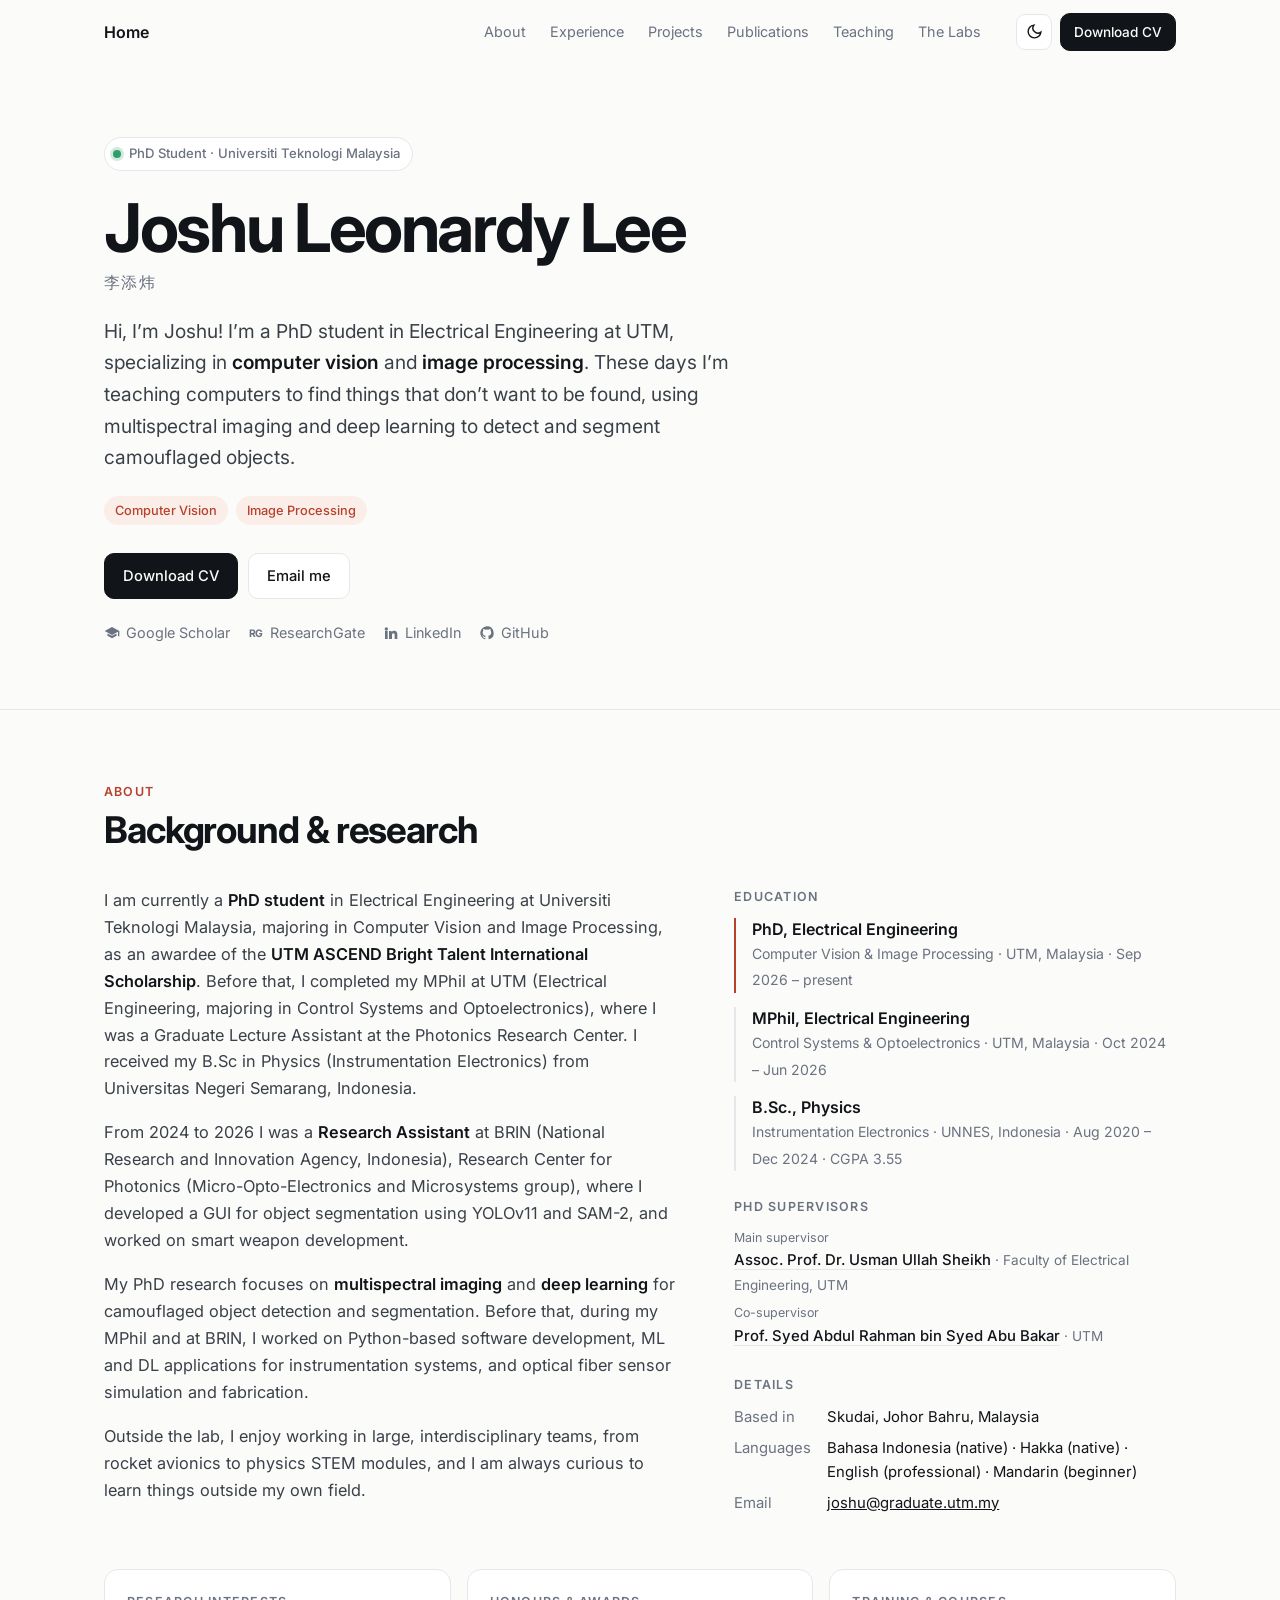
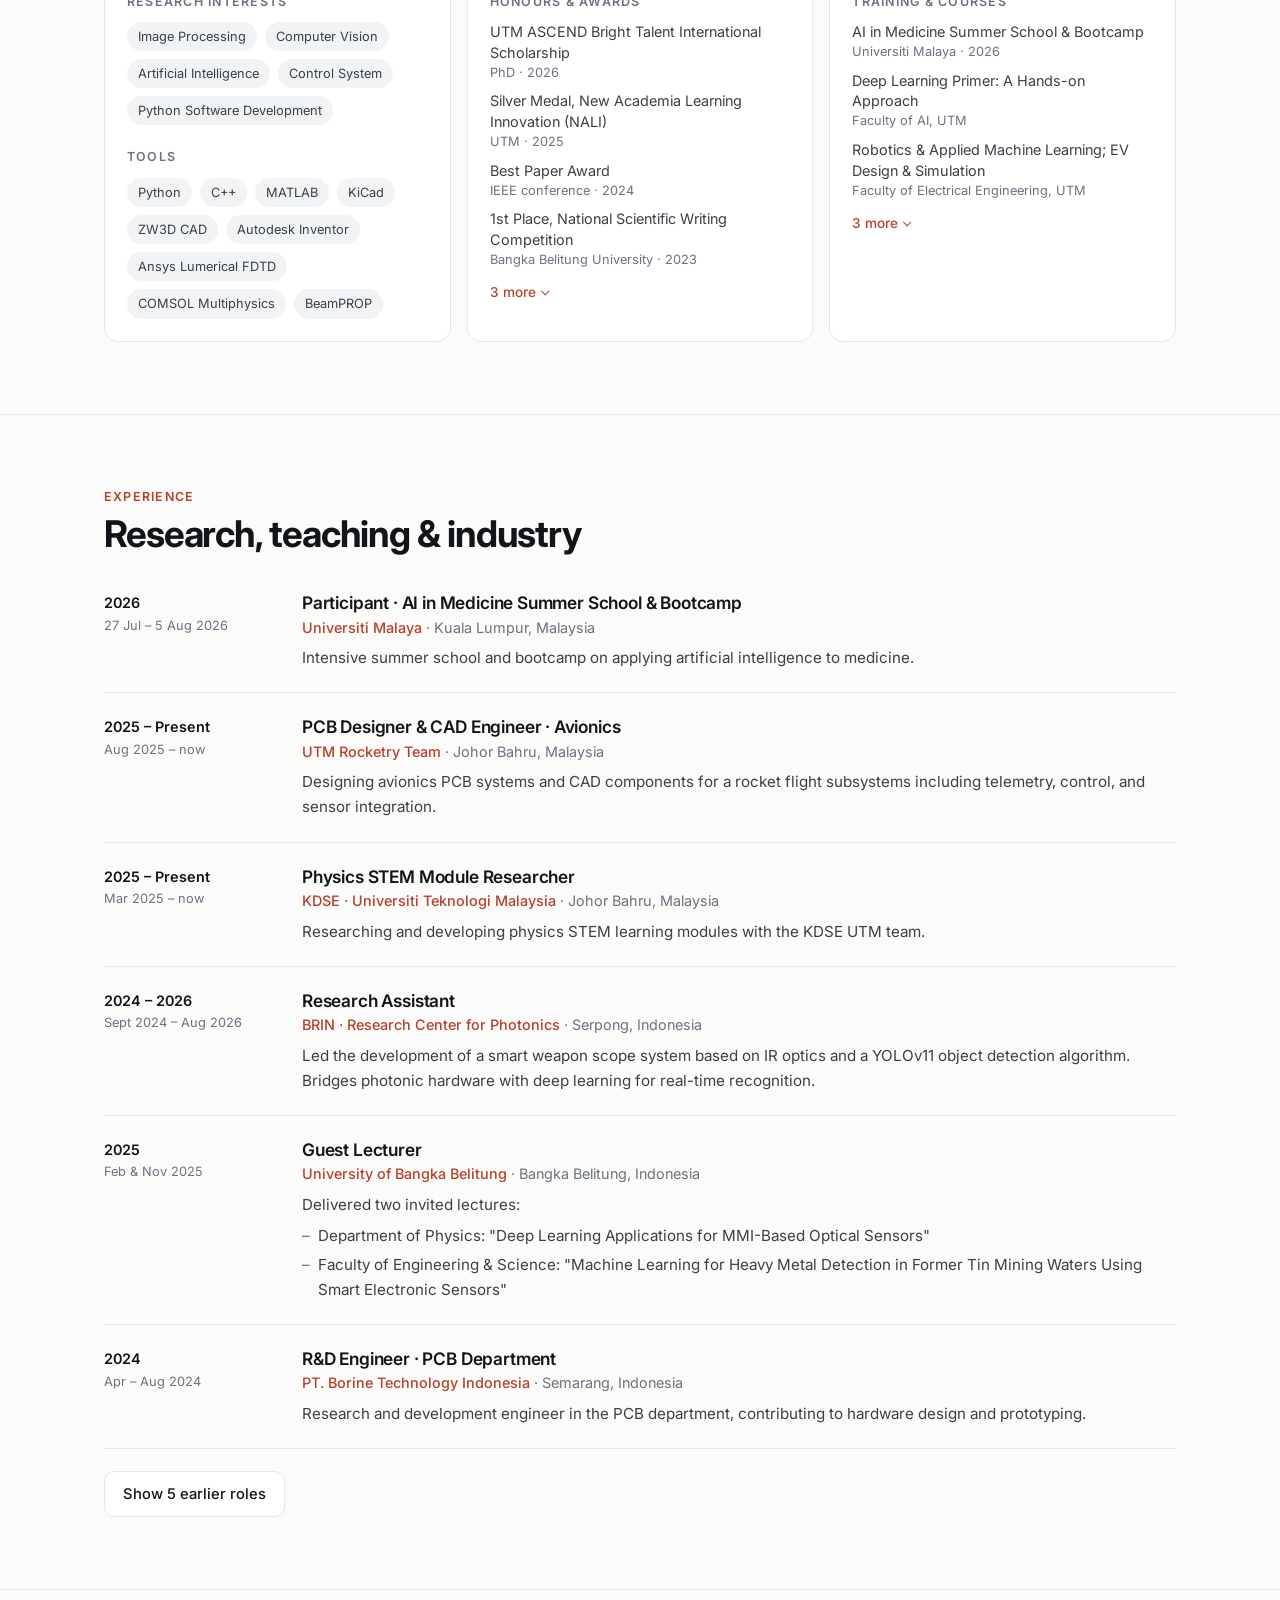
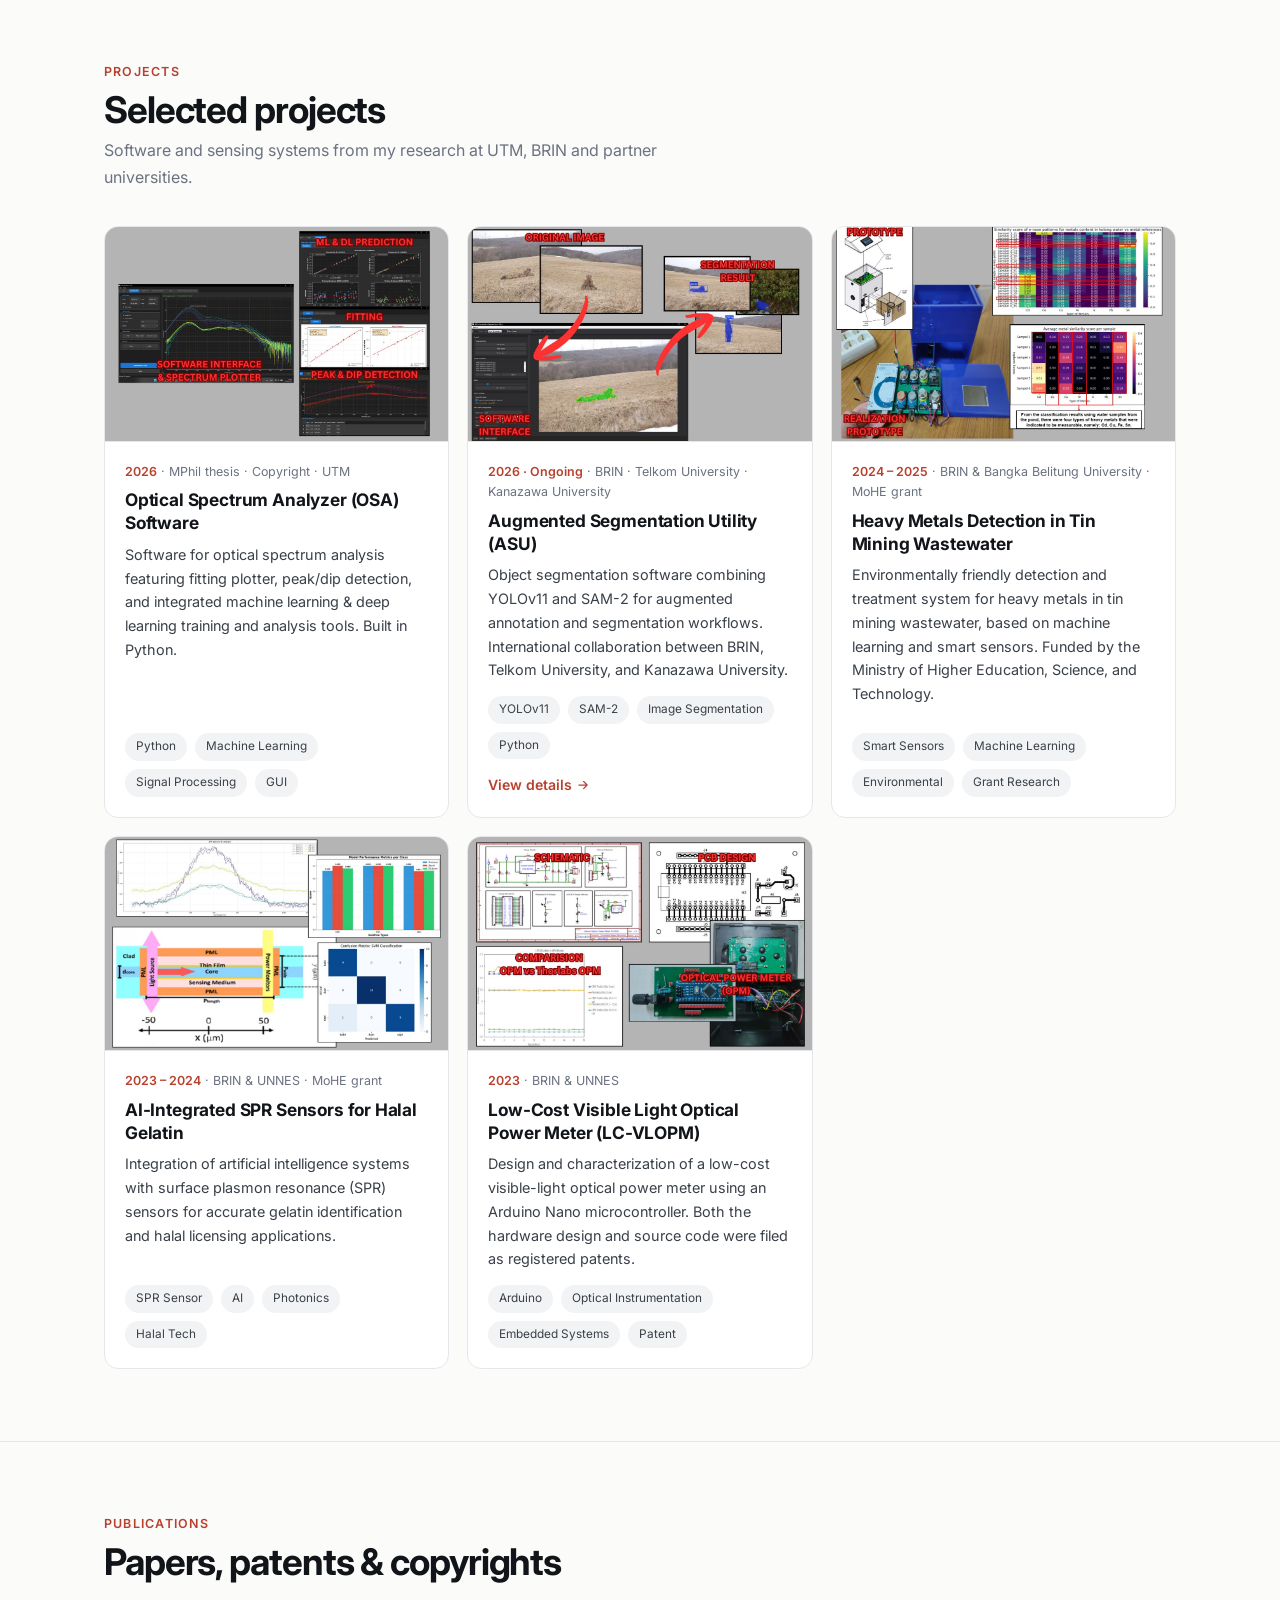
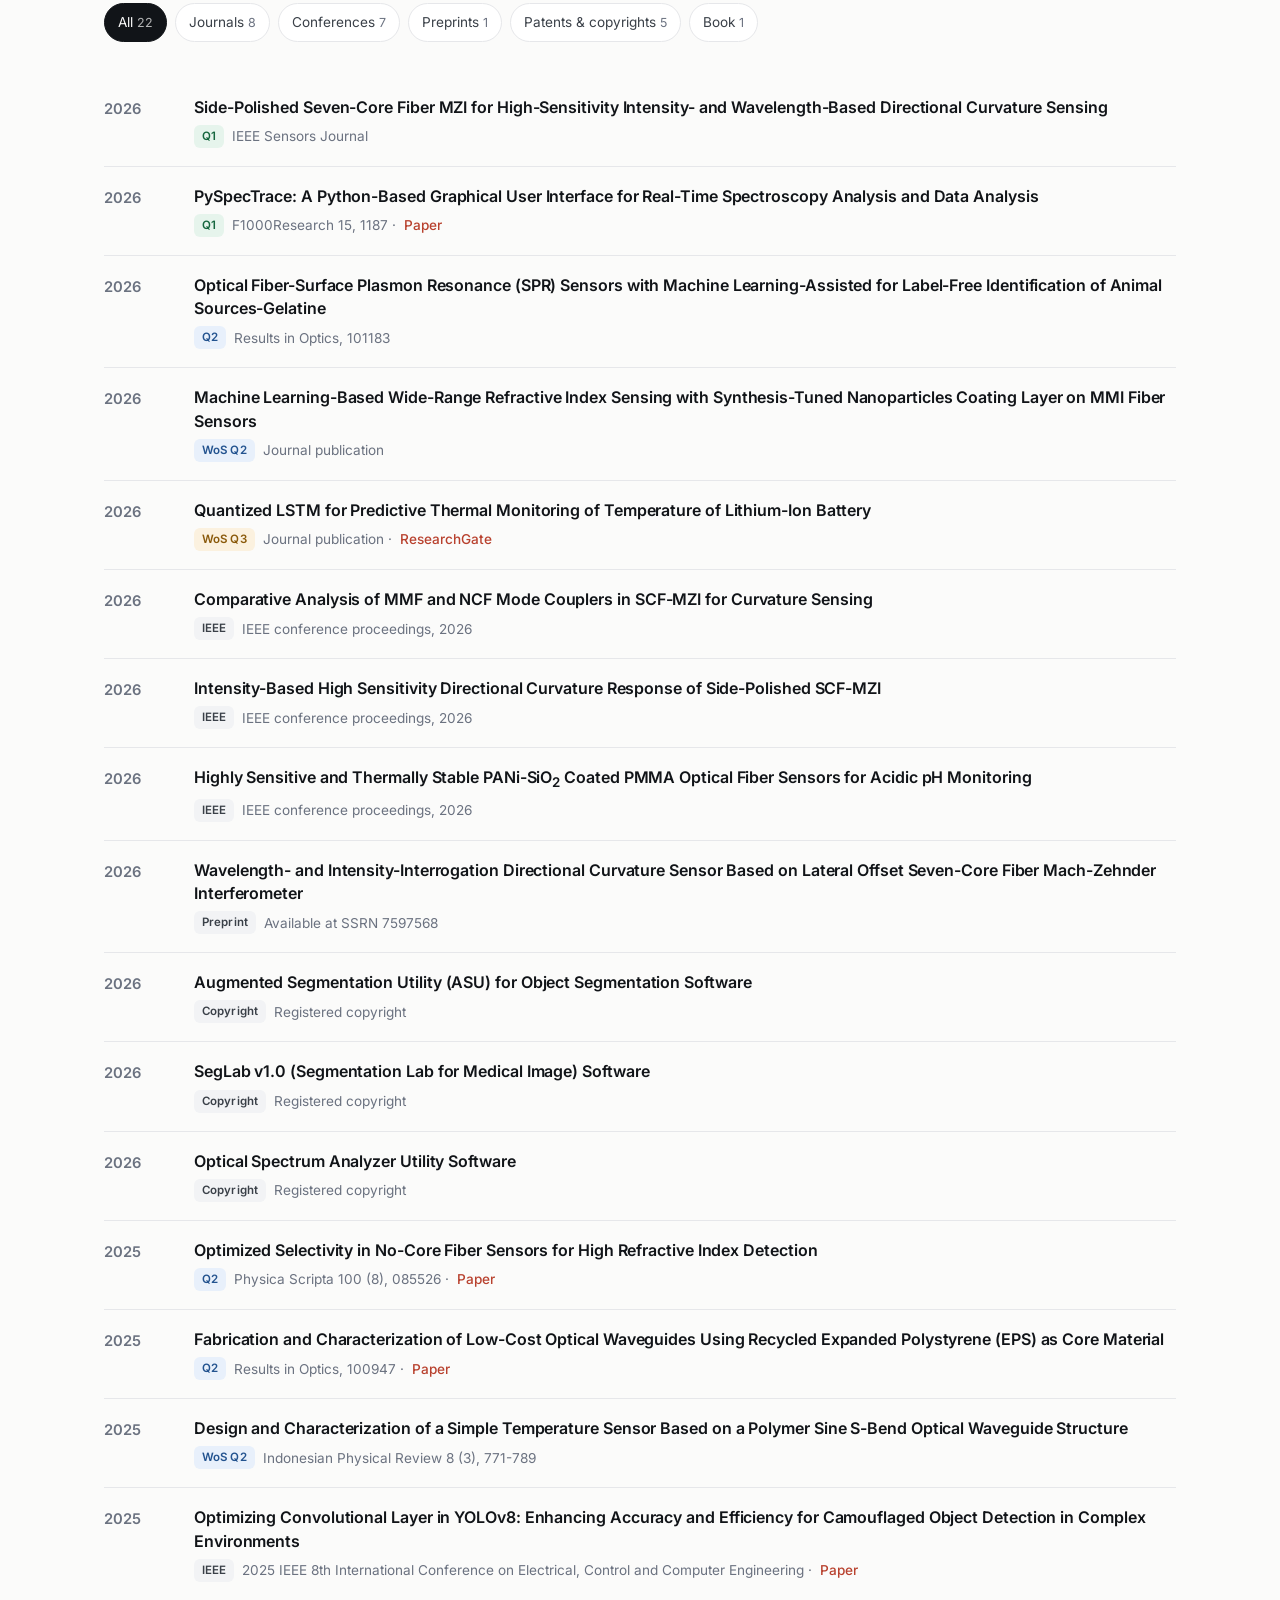
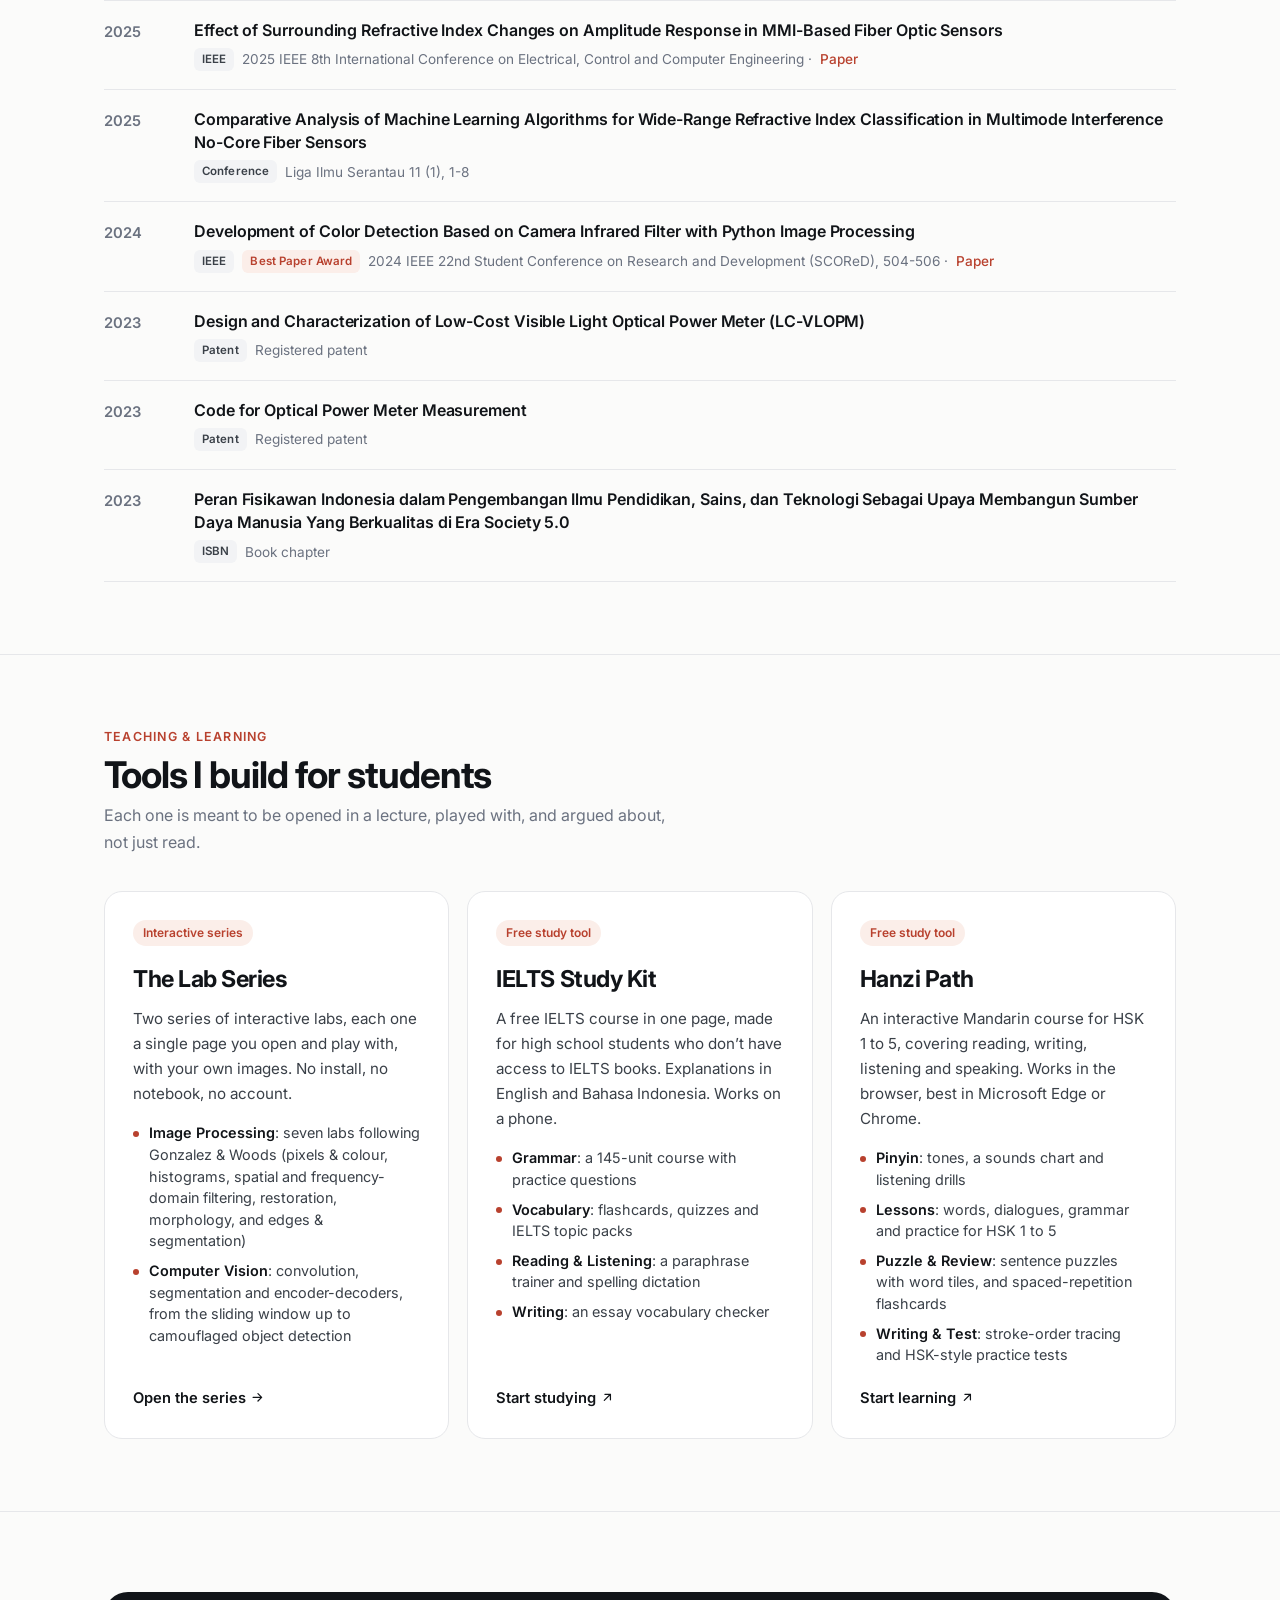
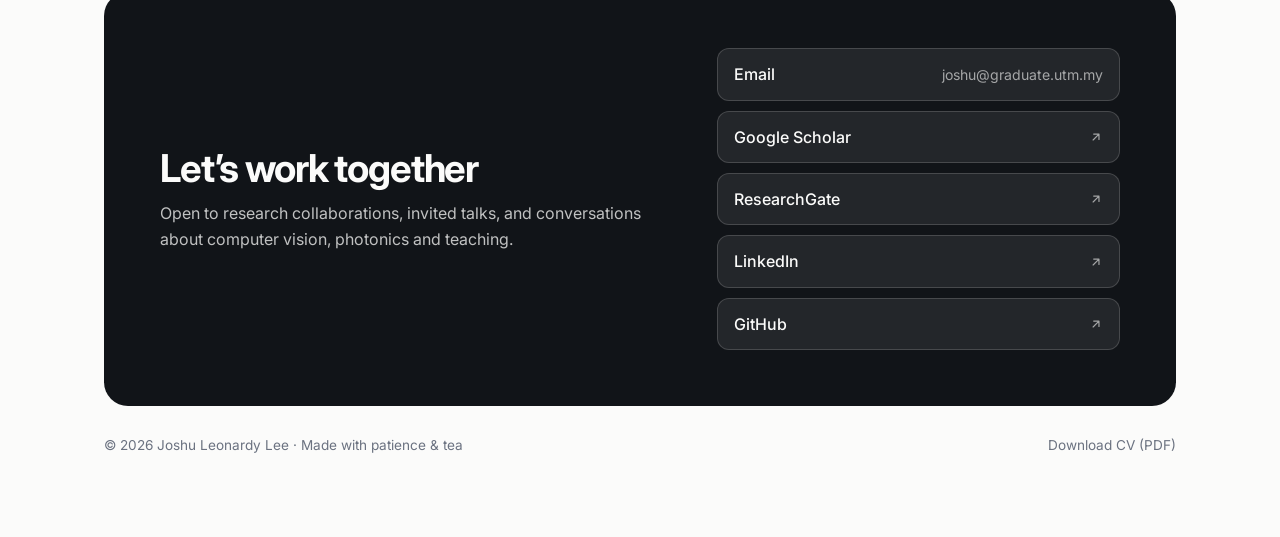
<file: index.html>
<!DOCTYPE html>
<html lang="en">
<head>
<meta charset="UTF-8" />
<meta name="viewport" content="width=device-width, initial-scale=1.0" />
<title>Welcome to My Personal Website</title>
<meta name="description" content="Main Website" />
<meta name="color-scheme" content="light dark" />
<link rel="preconnect" href="https://fonts.googleapis.com">
<link rel="preconnect" href="https://fonts.gstatic.com" crossorigin>
<link href="https://fonts.googleapis.com/css2?family=Inter:wght@400;500;600;700&display=swap" rel="stylesheet">
<script>
  // Apply a saved theme before first paint so the page doesn't flash
  try { const t = localStorage.getItem('theme'); if (t) document.documentElement.dataset.theme = t; } catch (e) {}
</script>
<style>
  :root {
    --bg: #fbfbfa;
    --surface: #ffffff;
    --ink: #111418;
    --ink-soft: #3a4048;
    --muted: #6b7280;
    --line: #e6e7ea;
    --chip: #f2f3f5;
    --accent: #b8412e;
    --accent-ink: #ffffff;
    --accent-soft: #fbeee9;
    --shadow: 0 1px 2px rgba(17, 20, 24, .04), 0 8px 24px rgba(17, 20, 24, .06);
    --radius: 14px;
    --max: 1120px;
  }
  @media (prefers-color-scheme: dark) {
    :root:not([data-theme="light"]) {
      --bg: #0e1014; --surface: #161a20; --ink: #e9ebee; --ink-soft: #c5cad1; --muted: #8b939d;
      --line: #262c34; --chip: #1e232a; --accent: #f07d62; --accent-ink: #1a0d09; --accent-soft: #2b1913;
      --shadow: 0 1px 2px rgba(0, 0, 0, .3), 0 8px 24px rgba(0, 0, 0, .25);
    }
  }
  :root[data-theme="dark"] {
    --bg: #0e1014; --surface: #161a20; --ink: #e9ebee; --ink-soft: #c5cad1; --muted: #8b939d;
    --line: #262c34; --chip: #1e232a; --accent: #f07d62; --accent-ink: #1a0d09; --accent-soft: #2b1913;
    --shadow: 0 1px 2px rgba(0, 0, 0, .3), 0 8px 24px rgba(0, 0, 0, .25);
  }

  * { box-sizing: border-box; margin: 0; padding: 0; }
  html { scroll-behavior: smooth; scroll-padding-top: 76px; -webkit-text-size-adjust: 100%; }
  @media (prefers-reduced-motion: reduce) { html { scroll-behavior: auto; } }
  body {
    background: var(--bg); color: var(--ink);
    font-family: 'Inter', system-ui, -apple-system, 'Segoe UI', Roboto, sans-serif;
    font-size: 16px; line-height: 1.65;
    -webkit-font-smoothing: antialiased;
  }
  a { color: inherit; }
  img { display: block; max-width: 100%; }
  :focus-visible { outline: 2px solid var(--accent); outline-offset: 3px; border-radius: 4px; }
  .container { max-width: var(--max); margin: 0 auto; padding: 0 24px; }
  .skip { position: absolute; left: -999px; top: 8px; background: var(--ink); color: var(--bg); padding: 8px 14px; border-radius: 8px; z-index: 100; }
  .skip:focus { left: 8px; }

  /* ---------- Top bar ---------- */
  .nav {
    position: sticky; top: 0; z-index: 50;
    background: color-mix(in srgb, var(--bg) 86%, transparent);
    backdrop-filter: saturate(160%) blur(12px); -webkit-backdrop-filter: saturate(160%) blur(12px);
    border-bottom: 1px solid transparent; transition: border-color .2s;
  }
  .nav.scrolled { border-bottom-color: var(--line); }
  .nav-inner { display: flex; align-items: center; gap: 24px; height: 64px; }
  .brand { font-weight: 600; letter-spacing: -.01em; text-decoration: none; white-space: nowrap; }
  .brand:hover { color: var(--accent); }
  .ic { width: 1em; height: 1em; fill: none; stroke: currentColor; stroke-width: 2; stroke-linecap: round; stroke-linejoin: round; vertical-align: -.12em; flex: none; }
  .nav-links { display: flex; gap: 2px; margin-left: auto; }
  .nav-links a {
    text-decoration: none; font-size: .9rem; color: var(--muted); padding: 7px 11px; border-radius: 8px;
    transition: color .15s, background .15s;
  }
  .nav-links a:hover { color: var(--ink); background: var(--chip); }
  .nav-links a.active { color: var(--ink); font-weight: 500; }
  .nav-actions { display: flex; align-items: center; gap: 8px; }
  .icon-btn {
    width: 36px; height: 36px; border-radius: 9px; border: 1px solid var(--line); background: var(--surface);
    color: var(--ink); cursor: pointer; display: grid; place-items: center;
  }
  .icon-btn svg { width: 17px; height: 17px; }
  .btn {
    display: inline-flex; align-items: center; gap: 8px; text-decoration: none; font: inherit; font-size: .92rem; font-weight: 500;
    padding: 10px 18px; border-radius: 10px; border: 1px solid var(--line); background: var(--surface); color: var(--ink);
    cursor: pointer; transition: transform .15s, border-color .15s, background .15s; white-space: nowrap;
  }
  .btn:hover { border-color: var(--ink); }
  .btn.primary { background: var(--ink); color: var(--bg); border-color: var(--ink); }
  .btn.primary:hover { transform: translateY(-1px); }
  .btn.small { padding: 7px 13px; font-size: .85rem; }
  .menu-btn { display: none; }
  .mobile-menu { display: none; }
  .theme-dark-icon { display: none; }
  :root[data-theme="dark"] .theme-dark-icon { display: block; }
  :root[data-theme="dark"] .theme-light-icon { display: none; }
  @media (prefers-color-scheme: dark) {
    :root:not([data-theme="light"]) .theme-dark-icon { display: block; }
    :root:not([data-theme="light"]) .theme-light-icon { display: none; }
  }

  @media (max-width: 860px) {
    .nav-links, .nav-actions .cv-btn { display: none; }
    .nav-actions { margin-left: auto; }
    .menu-btn { display: grid; }
    .mobile-menu {
      display: block; position: fixed; left: 0; right: 0; top: 64px; z-index: 49;
      background: var(--bg); border-bottom: 1px solid var(--line); box-shadow: var(--shadow);
      padding: 8px 16px 18px; transform: translateY(-8px); opacity: 0; visibility: hidden;
      transition: opacity .18s, transform .18s, visibility .18s;
    }
    .mobile-menu.open { opacity: 1; transform: none; visibility: visible; }
    .mobile-menu a { display: block; padding: 12px 8px; text-decoration: none; border-bottom: 1px solid var(--line); font-weight: 500; }
    .mobile-menu a:last-of-type { border-bottom: 0; }
    .mobile-menu .btn { margin-top: 10px; justify-content: center; width: 100%; display: flex; }
  }

  /* ---------- Hero ---------- */
  .hero { padding: 72px 0 64px; }
  .hero-grid > div { max-width: 760px; }
  .eyebrow {
    display: inline-flex; align-items: center; gap: 8px; font-size: .82rem; font-weight: 500; color: var(--muted);
    padding: 5px 12px 5px 8px; border: 1px solid var(--line); border-radius: 999px; background: var(--surface);
  }
  .eyebrow .dot { width: 8px; height: 8px; border-radius: 50%; background: #2f9e6a; box-shadow: 0 0 0 3px color-mix(in srgb, #2f9e6a 22%, transparent); }
  .hero h1 { font-size: clamp(2.5rem, 6vw, 4.2rem); line-height: 1.05; letter-spacing: -.035em; font-weight: 700; margin: 22px 0 6px; }
  .hero .cn { font-size: 1rem; color: var(--muted); font-weight: 500; letter-spacing: .08em; }
  .hero .lead { font-size: clamp(1.05rem, 2vw, 1.2rem); color: var(--ink-soft); margin: 20px 0 22px; max-width: 34em; }
  .hero .lead strong { color: var(--ink); font-weight: 600; }
  .chips { display: flex; flex-wrap: wrap; gap: 8px; }
  .chip { font-size: .8rem; padding: 4px 11px; border-radius: 999px; background: var(--chip); color: var(--ink-soft); white-space: nowrap; }
  .chip.accent { background: var(--accent-soft); color: var(--accent); font-weight: 500; }
  .hero-cta { display: flex; flex-wrap: wrap; gap: 10px; margin-top: 28px; }
  .social { display: flex; flex-wrap: wrap; gap: 18px; margin-top: 22px; font-size: .9rem; }
  .social a { color: var(--muted); text-decoration: none; display: inline-flex; align-items: center; gap: 6px; }
  .social a:hover { color: var(--accent); }
  .social svg { width: 16px; height: 16px; }


  /* ---------- Sections ---------- */
  section.block { padding: 72px 0; border-top: 1px solid var(--line); }
  .sec-head { display: flex; align-items: end; justify-content: space-between; gap: 20px; flex-wrap: wrap; margin-bottom: 36px; }
  .sec-kicker { font-size: .78rem; font-weight: 600; text-transform: uppercase; letter-spacing: .1em; color: var(--accent); margin-bottom: 6px; }
  .sec-head h2 { font-size: clamp(1.7rem, 3.4vw, 2.3rem); letter-spacing: -.03em; line-height: 1.15; }
  .sec-head p { color: var(--muted); max-width: 36em; margin-top: 6px; }

  /* About */
  .about-grid { display: grid; grid-template-columns: 1.3fr 1fr; gap: 56px; }
  .bio p { color: var(--ink-soft); margin-bottom: 1.05em; font-size: 1.02rem; }
  .bio .hl { color: var(--ink); font-weight: 600; }
  .facts { display: grid; gap: 26px; align-content: start; }
  .fact h3, .card-title { font-size: .78rem; text-transform: uppercase; letter-spacing: .1em; color: var(--muted); font-weight: 600; margin-bottom: 10px; }
  .edu { list-style: none; display: grid; gap: 14px; }
  .edu li { padding-left: 16px; border-left: 2px solid var(--line); }
  .edu li:first-child { border-left-color: var(--accent); }
  .edu b { display: block; font-weight: 600; line-height: 1.4; }
  .edu span { font-size: .88rem; color: var(--muted); }
  .people { list-style: none; display: grid; gap: 6px; font-size: .93rem; }
  .people a { font-weight: 500; text-decoration: none; border-bottom: 1px solid var(--line); }
  .people a:hover { color: var(--accent); border-color: var(--accent); }
  .people small { color: var(--muted); font-size: .85rem; }
  .people .role { display: block; font-size: .78rem; color: var(--muted); margin-top: 6px; }
  .people .role:first-child { margin-top: 0; }
  .kv { display: grid; grid-template-columns: auto 1fr; gap: 6px 16px; font-size: .93rem; }
  .kv dt { color: var(--muted); }

  .cards-3 { display: grid; grid-template-columns: repeat(3, 1fr); gap: 16px; margin-top: 48px; }
  .card { background: var(--surface); border: 1px solid var(--line); border-radius: var(--radius); padding: 22px; }
  .plain-list { list-style: none; display: grid; gap: 9px; font-size: .9rem; color: var(--ink-soft); line-height: 1.45; }
  .plain-list small { display: block; color: var(--muted); font-size: .8rem; }
  details.more { margin-top: 12px; }
  details.more summary { cursor: pointer; font-size: .85rem; font-weight: 500; color: var(--accent); list-style: none; }
  details.more summary::-webkit-details-marker { display: none; }
  details.more summary::after { content: ""; display: inline-block; width: .4em; height: .4em; margin-left: .45em; border: solid currentColor; border-width: 0 1.5px 1.5px 0; transform: translateY(-.2em) rotate(45deg); transition: transform .15s; }
  details.more[open] summary::after { transform: translateY(.05em) rotate(-135deg); }
  details.more .plain-list { margin-top: 10px; }

  /* Experience */
  .xp { list-style: none; display: grid; }
  .xp-item { display: grid; grid-template-columns: 170px 1fr; gap: 28px; padding: 22px 0; border-bottom: 1px solid var(--line); }
  .xp-item:first-child { padding-top: 0; }
  .xp-when { font-size: .9rem; font-weight: 600; }
  .xp-when small { display: block; font-weight: 400; color: var(--muted); font-size: .8rem; }
  .xp-role { font-size: 1.08rem; font-weight: 600; letter-spacing: -.01em; line-height: 1.4; }
  .xp-org { color: var(--accent); font-size: .9rem; font-weight: 500; }
  .xp-org span { color: var(--muted); font-weight: 400; }
  .xp-desc { color: var(--ink-soft); font-size: .95rem; margin-top: 6px; }
  .xp-desc ul { list-style: none; margin-top: 6px; display: grid; gap: 4px; }
  .xp-desc li { padding-left: 16px; position: relative; }
  .xp-desc li::before { content: "–"; position: absolute; left: 0; color: var(--muted); }
  .xp-item.later { display: none; }
  .xp.all .xp-item.later { display: grid; }
  .show-more { margin-top: 22px; }

  /* Projects */
  .proj-grid { display: grid; grid-template-columns: repeat(3, 1fr); gap: 18px; }
  .proj {
    display: flex; flex-direction: column; background: var(--surface); border: 1px solid var(--line); border-radius: var(--radius);
    overflow: hidden; text-decoration: none; transition: transform .18s, box-shadow .18s, border-color .18s;
  }
  a.proj:hover { transform: translateY(-3px); box-shadow: var(--shadow); border-color: color-mix(in srgb, var(--accent) 40%, var(--line)); }
  .proj-img { aspect-ratio: 16 / 10; background: var(--chip); overflow: hidden; border-bottom: 1px solid var(--line); }
  .proj-img img { width: 100%; height: 100%; object-fit: cover; }
  .proj-body { padding: 20px; display: flex; flex-direction: column; flex: 1; }
  .proj-meta { font-size: .78rem; color: var(--muted); }
  .proj-meta b { color: var(--accent); font-weight: 600; }
  .proj h3 { font-size: 1.08rem; letter-spacing: -.01em; line-height: 1.35; margin: 6px 0 8px; }
  .proj p { font-size: .9rem; color: var(--ink-soft); margin-bottom: 14px; }
  .proj .chips { margin-top: auto; }
  .proj .chip { font-size: .74rem; }
  .proj-link { margin-top: 14px; font-size: .88rem; font-weight: 600; color: var(--accent); }

  /* Publications */
  .filters { display: flex; flex-wrap: wrap; gap: 8px; }
  .filter {
    font: inherit; font-size: .85rem; padding: 7px 13px; border-radius: 999px; border: 1px solid var(--line);
    background: var(--surface); color: var(--ink-soft); cursor: pointer;
  }
  .filter span { color: var(--muted); margin-left: 4px; font-size: .78rem; }
  .filter.on { background: var(--ink); color: var(--bg); border-color: var(--ink); }
  .filter.on span { color: inherit; opacity: .7; }
  .pubs { list-style: none; }
  .pub { display: grid; grid-template-columns: 70px 1fr; gap: 20px; padding: 18px 0; border-bottom: 1px solid var(--line); }
  .pub[hidden] { display: none; }
  .pub-year { font-weight: 600; color: var(--muted); font-size: .92rem; padding-top: 1px; }
  .pub h3 { font-size: 1rem; font-weight: 600; line-height: 1.45; letter-spacing: -.005em; }
  .pub-meta { display: flex; flex-wrap: wrap; align-items: center; gap: 8px; margin-top: 6px; font-size: .85rem; color: var(--muted); }
  .badge { font-size: .72rem; font-weight: 600; padding: 2px 8px; border-radius: 6px; background: var(--chip); color: var(--ink-soft); letter-spacing: .01em; }
  .badge.q1 { background: #e6f4ec; color: #17673f; }
  .badge.q2 { background: #e8f0fb; color: #23538f; }
  .badge.q3 { background: #fbf1df; color: #8a5a0b; }
  .badge.award { background: var(--accent-soft); color: var(--accent); }
  :root[data-theme="dark"] .badge.q1 { background: #14301f; color: #7fd4a3; }
  :root[data-theme="dark"] .badge.q2 { background: #15243a; color: #8db8ef; }
  :root[data-theme="dark"] .badge.q3 { background: #33270f; color: #e6b866; }
  @media (prefers-color-scheme: dark) {
    :root:not([data-theme="light"]) .badge.q1 { background: #14301f; color: #7fd4a3; }
    :root:not([data-theme="light"]) .badge.q2 { background: #15243a; color: #8db8ef; }
    :root:not([data-theme="light"]) .badge.q3 { background: #33270f; color: #e6b866; }
  }
  .pub-meta a { color: var(--accent); font-weight: 500; text-decoration: none; }
  .pub-meta a:hover { text-decoration: underline; }

  /* Teaching */
  .teach-grid { display: grid; grid-template-columns: repeat(3, 1fr); gap: 18px; }
  .teach {
    display: flex; flex-direction: column; text-decoration: none; background: var(--surface); border: 1px solid var(--line);
    border-radius: 18px; padding: 28px; transition: transform .18s, box-shadow .18s, border-color .18s;
  }
  .teach:hover { transform: translateY(-3px); box-shadow: var(--shadow); border-color: color-mix(in srgb, var(--accent) 40%, var(--line)); }
  .teach-tag { align-self: flex-start; font-size: .75rem; font-weight: 600; color: var(--accent); background: var(--accent-soft); padding: 3px 10px; border-radius: 999px; }
  .teach h3 { font-size: 1.45rem; letter-spacing: -.02em; margin: 14px 0 8px; }
  .teach p { color: var(--ink-soft); font-size: .95rem; }
  .teach ul { list-style: none; margin: 16px 0 20px; display: grid; gap: 8px; font-size: .9rem; color: var(--ink-soft); }
  .teach li { padding-left: 16px; position: relative; line-height: 1.5; }
  .teach li::before { content: ""; position: absolute; left: 0; top: .6em; width: 6px; height: 6px; border-radius: 50%; background: var(--accent); }
  .teach li b { color: var(--ink); font-weight: 600; }
  .teach-go { margin-top: auto; font-weight: 600; font-size: .92rem; color: var(--ink); }

  /* Contact */
  .contact { padding: 80px 0 40px; border-top: 1px solid var(--line); }
  .contact-box { background: var(--ink); color: var(--bg); border-radius: 24px; padding: clamp(28px, 5vw, 56px); display: grid; grid-template-columns: 1.3fr 1fr; gap: 32px; align-items: center; }
  .contact-box h2 { font-size: clamp(1.7rem, 3.4vw, 2.4rem); letter-spacing: -.03em; line-height: 1.15; }
  .contact-box p { opacity: .75; margin-top: 10px; }
  .contact-links { display: grid; gap: 10px; }
  .contact-links a {
    display: flex; justify-content: space-between; align-items: center; text-decoration: none; padding: 12px 16px; border-radius: 12px;
    background: color-mix(in srgb, var(--bg) 8%, transparent); border: 1px solid color-mix(in srgb, var(--bg) 16%, transparent); font-weight: 500;
  }
  .contact-links a:hover { background: color-mix(in srgb, var(--bg) 16%, transparent); }
  .contact-links a span { opacity: .6; font-weight: 400; font-size: .88rem; }
  footer { padding: 28px 0 40px; color: var(--muted); font-size: .85rem; display: flex; justify-content: space-between; flex-wrap: wrap; gap: 10px; }
  footer a { text-decoration: none; }
  footer a:hover { color: var(--accent); }

  .to-top { display: grid; place-items: center;
    position: fixed; right: 20px; bottom: 20px; z-index: 40; width: 42px; height: 42px; border-radius: 12px;
    border: 1px solid var(--line); background: var(--surface); color: var(--ink); box-shadow: var(--shadow);
    cursor: pointer; font-size: 1.1rem; opacity: 0; visibility: hidden; transform: translateY(8px); transition: all .2s;
  }
  .to-top.show { opacity: 1; visibility: visible; transform: none; }

  /* ---------- Responsive ---------- */
  @media (max-width: 960px) {
    .about-grid, .contact-box { grid-template-columns: 1fr; }
    .about-grid { gap: 36px; }
    .proj-grid { grid-template-columns: repeat(2, 1fr); }
    .teach-grid { grid-template-columns: 1fr 1fr; }
    .teach-grid .teach:first-child { grid-column: 1 / -1; }
    .cards-3 { grid-template-columns: 1fr 1fr; }
    .cards-3 .card:last-child { grid-column: 1 / -1; }
  }
  @media (max-width: 640px) {
    .container { padding: 0 16px; }
    .hero { padding: 40px 0 48px; }
    section.block { padding: 52px 0; }
    .sec-head { margin-bottom: 26px; }
    .proj-grid, .teach-grid, .cards-3 { grid-template-columns: 1fr; }
    .cards-3 { margin-top: 36px; }
    .xp-item { grid-template-columns: 1fr; gap: 6px; padding: 18px 0; }
    .xp-when small { display: inline; margin-left: 6px; }
    .pub { grid-template-columns: 1fr; gap: 2px; padding: 16px 0; }
    .pub-year { font-size: .8rem; }
    .teach { padding: 22px; }
    .contact { padding-top: 56px; }
  }
</style>
</head>
<body>
  <a class="skip" href="#main">Skip to content</a>

  <!-- ============ TOP BAR ============ -->
  <header class="nav" id="topBar">
    <div class="container nav-inner">
      <a href="#top" class="brand">Home</a>
      <nav class="nav-links" aria-label="Sections">
        <a href="#profile">About</a>
        <a href="#experience">Experience</a>
        <a href="#project">Projects</a>
        <a href="#publication">Publications</a>
        <a href="#teaching">Teaching</a>
        <a href="projects/labs.html">The Labs</a>
      </nav>
      <div class="nav-actions">
        <button class="icon-btn" id="themeBtn" type="button" aria-label="Switch light or dark mode">
          <svg class="theme-light-icon" viewBox="0 0 24 24" fill="none" stroke="currentColor" stroke-width="2" stroke-linecap="round"><path d="M21 12.8A9 9 0 1 1 11.2 3a7 7 0 0 0 9.8 9.8z"/></svg>
          <svg class="theme-dark-icon" viewBox="0 0 24 24" fill="none" stroke="currentColor" stroke-width="2" stroke-linecap="round"><circle cx="12" cy="12" r="4"/><path d="M12 2v2M12 20v2M4.9 4.9l1.4 1.4M17.7 17.7l1.4 1.4M2 12h2M20 12h2M4.9 19.1l1.4-1.4M17.7 6.3l1.4-1.4"/></svg>
        </button>
        <a class="btn small primary cv-btn" href="assets/cv/CV_%20Joshu%20Leonardy_Updated_2026.pdf" target="_blank" rel="noopener">Download CV</a>
        <button class="icon-btn menu-btn" id="menuBtn" type="button" aria-label="Open menu" aria-expanded="false" aria-controls="mobileMenu">
          <svg viewBox="0 0 24 24" fill="none" stroke="currentColor" stroke-width="2" stroke-linecap="round"><path d="M4 7h16M4 12h16M4 17h16"/></svg>
        </button>
      </div>
    </div>
  </header>
  <nav class="mobile-menu" id="mobileMenu" aria-label="Site">
    <a href="#profile">About</a>
    <a href="#experience">Experience</a>
    <a href="#project">Projects</a>
    <a href="#publication">Publications</a>
    <a href="#teaching">Teaching</a>
    <a href="projects/labs.html">The Labs</a>
    <a class="btn primary" href="assets/cv/CV_%20Joshu%20Leonardy_Updated_2026.pdf" target="_blank" rel="noopener">Download CV</a>
  </nav>

  <main id="main">

  <!-- ============ HERO ============ -->
  <section class="hero" id="top">
    <div class="container hero-grid">
      <div>
        <span class="eyebrow"><span class="dot"></span>PhD Student · Universiti Teknologi Malaysia</span>
        <h1>Joshu Leonardy Lee</h1>
        <div class="cn" lang="zh">李添炜</div>
        <p class="lead">
          Hi, I&rsquo;m Joshu! I&rsquo;m a PhD student in Electrical Engineering at UTM, specializing in
          <strong>computer vision</strong> and <strong>image processing</strong>. These days I&rsquo;m
          teaching computers to find things that don&rsquo;t want to be found, using multispectral
          imaging and deep learning to detect and segment camouflaged objects.
        </p>
        <div class="chips">
          <span class="chip accent">Computer Vision</span>
          <span class="chip accent">Image Processing</span>
        </div>
        <div class="hero-cta">
          <a class="btn primary" href="assets/cv/CV_%20Joshu%20Leonardy_Updated_2026.pdf" target="_blank" rel="noopener">Download CV</a>
          <a class="btn" href="mailto:joshu@graduate.utm.my">Email me</a>
        </div>
        <div class="social">
          <a href="https://scholar.google.com/citations?user=mYujZLoAAAAJ" target="_blank" rel="noopener">
            <svg viewBox="0 0 24 24" fill="currentColor"><path d="M12 3 1 9l11 6 9-4.9V17h2V9L12 3zm-6.8 9.6v3.6L12 20l6.8-3.8v-3.6L12 16.3l-6.8-3.7z"/></svg>Google Scholar</a>
          <a href="https://www.researchgate.net/profile/Joshu-Leonardy" target="_blank" rel="noopener">
            <svg viewBox="0 0 24 24" fill="currentColor" aria-hidden="true"><text x="12" y="17.5" text-anchor="middle" font-size="15.5" font-weight="700" letter-spacing="-.5" font-family="Inter, system-ui, sans-serif">RG</text></svg>ResearchGate</a>
          <a href="https://www.linkedin.com/in/joshuleonardylee" target="_blank" rel="noopener">
            <svg viewBox="0 0 24 24" fill="currentColor"><path d="M4.98 3.5a2.5 2.5 0 1 1 0 5 2.5 2.5 0 0 1 0-5zM3 9h4v12H3zM9 9h3.8v1.7h.1c.5-1 1.8-2 3.8-2 4 0 4.8 2.6 4.8 6V21h-4v-5.6c0-1.3 0-3-1.9-3s-2.1 1.4-2.1 2.9V21H9z"/></svg>LinkedIn</a>
          <a href="https://github.com/JoshhhLee" target="_blank" rel="noopener">
            <svg viewBox="0 0 24 24" fill="currentColor"><path d="M12 2a10 10 0 0 0-3.2 19.5c.5.1.7-.2.7-.5v-1.7c-2.8.6-3.4-1.3-3.4-1.3-.4-1.2-1.1-1.5-1.1-1.5-.9-.6.1-.6.1-.6 1 .1 1.5 1 1.5 1 .9 1.5 2.4 1.1 2.9.8.1-.7.4-1.1.6-1.3-2.2-.3-4.6-1.1-4.6-5 0-1.1.4-2 1-2.7-.1-.3-.4-1.3.1-2.7 0 0 .8-.3 2.8 1a9.6 9.6 0 0 1 5 0c1.9-1.3 2.8-1 2.8-1 .5 1.4.2 2.4.1 2.7.6.7 1 1.6 1 2.7 0 3.9-2.4 4.7-4.6 5 .4.3.7.9.7 1.9V21c0 .3.2.6.7.5A10 10 0 0 0 12 2z"/></svg>GitHub</a>
        </div>
      </div>

    </div>
  </section>

  <!-- ============ ABOUT ============ -->
  <section class="block" id="profile">
    <div class="container">
      <div class="sec-head">
        <div>
          <div class="sec-kicker">About</div>
          <h2>Background &amp; research</h2>
        </div>
      </div>

      <div class="about-grid">
        <div class="bio">
          <p>
            I am currently a <span class="hl">PhD student</span> in Electrical Engineering at
            Universiti Teknologi Malaysia, majoring in Computer Vision and Image Processing, as an
            awardee of the <span class="hl">UTM ASCEND Bright Talent International Scholarship</span>.
            Before that, I completed my MPhil at UTM (Electrical Engineering, majoring in Control
            Systems and Optoelectronics), where I was a Graduate Lecture Assistant at the Photonics
            Research Center. I received my B.Sc in Physics (Instrumentation Electronics) from
            Universitas Negeri Semarang, Indonesia.
          </p>
          <p>
            From 2024 to 2026 I was a <span class="hl">Research Assistant</span> at BRIN (National
            Research and Innovation Agency, Indonesia), Research Center for Photonics
            (Micro-Opto-Electronics and Microsystems group), where I developed a GUI for object
            segmentation using YOLOv11 and SAM-2, and worked on smart weapon development.
          </p>
          <p>
            My PhD research focuses on <span class="hl">multispectral imaging</span> and
            <span class="hl">deep learning</span> for camouflaged object detection and segmentation.
            Before that, during my MPhil and at BRIN, I worked on Python-based software development,
            ML and DL applications for instrumentation systems, and optical fiber sensor simulation
            and fabrication.
          </p>
          <p>
            Outside the lab, I enjoy working in large, interdisciplinary teams, from rocket
            avionics to physics STEM modules, and I am always curious to learn things outside
            my own field.
          </p>
        </div>

        <div class="facts">
          <div class="fact">
            <h3>Education</h3>
            <ul class="edu">
              <li><b>PhD, Electrical Engineering</b><span>Computer Vision &amp; Image Processing · UTM, Malaysia · Sep 2026 &ndash; present</span></li>
              <li><b>MPhil, Electrical Engineering</b><span>Control Systems &amp; Optoelectronics · UTM, Malaysia · Oct 2024 &ndash; Jun 2026</span></li>
              <li><b>B.Sc., Physics</b><span>Instrumentation Electronics · UNNES, Indonesia · Aug 2020 &ndash; Dec 2024 · CGPA 3.55</span></li>
            </ul>
          </div>
          <div class="fact">
            <h3>PhD supervisors</h3>
            <ul class="people">
              <li><span class="role">Main supervisor</span><a href="https://pure.utm.my/researcher/usman" target="_blank" rel="noopener">Assoc. Prof. Dr. Usman Ullah Sheikh</a> <small>&middot; Faculty of Electrical Engineering, UTM</small></li>
              <li><span class="role">Co-supervisor</span><a href="https://pure.utm.my/researcher/e-syed" target="_blank" rel="noopener">Prof. Syed Abdul Rahman bin Syed Abu Bakar</a> <small>&middot; UTM</small></li>
            </ul>
          </div>
          <div class="fact">
            <h3>Details</h3>
            <dl class="kv">
              <dt>Based in</dt><dd>Skudai, Johor Bahru, Malaysia</dd>
              <dt>Languages</dt><dd>Bahasa Indonesia (native) · Hakka (native) · English (professional) · Mandarin (beginner)</dd>
              <dt>Email</dt><dd><a href="mailto:joshu@graduate.utm.my">joshu@graduate.utm.my</a></dd>
            </dl>
          </div>
        </div>
      </div>

      <div class="cards-3">
        <div class="card">
          <h3 class="card-title">Research interests</h3>
          <div class="chips">
            <span class="chip">Image Processing</span>
            <span class="chip">Computer Vision</span>
            <span class="chip">Artificial Intelligence</span>
            <span class="chip">Control System</span>
            <span class="chip">Python Software Development</span>
          </div>
          <h3 class="card-title" style="margin-top:22px;">Tools</h3>
          <div class="chips">
            <span class="chip">Python</span>
            <span class="chip">C++</span>
            <span class="chip">MATLAB</span>
            <span class="chip">KiCad</span>
            <span class="chip">ZW3D CAD</span>
            <span class="chip">Autodesk Inventor</span>
            <span class="chip">Ansys Lumerical FDTD</span>
            <span class="chip">COMSOL Multiphysics</span>
            <span class="chip">BeamPROP</span>
          </div>
        </div>
        <div class="card">
          <h3 class="card-title">Honours &amp; awards</h3>
          <ul class="plain-list">
            <li>UTM ASCEND Bright Talent International Scholarship<small>PhD · 2026</small></li>
            <li>Silver Medal, New Academia Learning Innovation (NALI)<small>UTM · 2025</small></li>
            <li>Best Paper Award<small>IEEE conference · 2024</small></li>
            <li>1st Place, National Scientific Writing Competition<small>Bangka Belitung University · 2023</small></li>
          </ul>
          <details class="more">
            <summary>3 more</summary>
            <ul class="plain-list">
              <li>1st Place, National Essay Writing Competition<small>UNNES · 2023 (3rd Place, 2022)</small></li>
              <li>Grand Finalist, National Scientific Writing Competition<small>Lampung State University · 2022</small></li>
              <li>Team Member, Indonesian Flying Robot Contest (KRTI)<small>Electronics &amp; Design · 2021, 2023</small></li>
            </ul>
          </details>
        </div>
        <div class="card">
          <h3 class="card-title">Training &amp; courses</h3>
          <ul class="plain-list">
            <li>AI in Medicine Summer School &amp; Bootcamp<small>Universiti Malaya · 2026</small></li>
            <li>Deep Learning Primer: A Hands-on Approach<small>Faculty of AI, UTM</small></li>
            <li>Robotics &amp; Applied Machine Learning; EV Design &amp; Simulation<small>Faculty of Electrical Engineering, UTM</small></li>
          </ul>
          <details class="more">
            <summary>3 more</summary>
            <ul class="plain-list">
              <li>Wave Optics Simulation for Integrated Photonics using COMSOL<small>Universiti Sains Malaysia</small></li>
              <li>Data Science Summer School<small>Hertie School, online · 2023</small></li>
              <li>Drone Mapping<small>Indonesia Mapping Community, Cendrawasih University · 2022</small></li>
            </ul>
          </details>
        </div>
      </div>
    </div>
  </section>

  <!-- ============ EXPERIENCE ============ -->
  <section class="block" id="experience">
    <div class="container">
      <div class="sec-head">
        <div>
          <div class="sec-kicker">Experience</div>
          <h2>Research, teaching &amp; industry</h2>
        </div>
      </div>

      <ol class="xp" id="xpList">
        <li class="xp-item">
          <div class="xp-when">2026<small>27 Jul – 5 Aug 2026</small></div>
          <div>
            <h3 class="xp-role">Participant · AI in Medicine Summer School &amp; Bootcamp</h3>
            <div class="xp-org">Universiti Malaya <span>· Kuala Lumpur, Malaysia</span></div>
            <p class="xp-desc">Intensive summer school and bootcamp on applying artificial intelligence to medicine.</p>
          </div>
        </li>
        <li class="xp-item">
          <div class="xp-when">2025 – Present<small>Aug 2025 – now</small></div>
          <div>
            <h3 class="xp-role">PCB Designer &amp; CAD Engineer · Avionics</h3>
            <div class="xp-org">UTM Rocketry Team <span>· Johor Bahru, Malaysia</span></div>
            <p class="xp-desc">Designing avionics PCB systems and CAD components for a rocket flight subsystems including telemetry, control, and sensor integration.</p>
          </div>
        </li>
        <li class="xp-item">
          <div class="xp-when">2025 – Present<small>Mar 2025 – now</small></div>
          <div>
            <h3 class="xp-role">Physics STEM Module Researcher</h3>
            <div class="xp-org">KDSE · Universiti Teknologi Malaysia <span>· Johor Bahru, Malaysia</span></div>
            <p class="xp-desc">Researching and developing physics STEM learning modules with the KDSE UTM team.</p>
          </div>
        </li>
        <li class="xp-item">
          <div class="xp-when">2024 – 2026<small>Sept 2024 – Aug 2026</small></div>
          <div>
            <h3 class="xp-role">Research Assistant</h3>
            <div class="xp-org">BRIN · Research Center for Photonics <span>· Serpong, Indonesia</span></div>
            <p class="xp-desc">Led the development of a smart weapon scope system based on IR optics and a YOLOv11 object detection algorithm. Bridges photonic hardware with deep learning for real-time recognition.</p>
          </div>
        </li>
        <li class="xp-item">
          <div class="xp-when">2025<small>Feb &amp; Nov 2025</small></div>
          <div>
            <h3 class="xp-role">Guest Lecturer</h3>
            <div class="xp-org">University of Bangka Belitung <span>· Bangka Belitung, Indonesia</span></div>
            <div class="xp-desc">
              Delivered two invited lectures:
              <ul>
                <li>Department of Physics: "Deep Learning Applications for MMI-Based Optical Sensors"</li>
                <li>Faculty of Engineering &amp; Science: "Machine Learning for Heavy Metal Detection in Former Tin Mining Waters Using Smart Electronic Sensors"</li>
              </ul>
            </div>
          </div>
        </li>
        <li class="xp-item">
          <div class="xp-when">2024<small>Apr – Aug 2024</small></div>
          <div>
            <h3 class="xp-role">R&amp;D Engineer · PCB Department</h3>
            <div class="xp-org">PT. Borine Technology Indonesia <span>· Semarang, Indonesia</span></div>
            <p class="xp-desc">Research and development engineer in the PCB department, contributing to hardware design and prototyping.</p>
          </div>
        </li>
        <li class="xp-item later">
          <div class="xp-when">2023<small>Sept 2023</small></div>
          <div>
            <h3 class="xp-role">Intern</h3>
            <div class="xp-org">UTM · Faculty of Electrical Engineering <span>· Johor Bahru, Malaysia</span></div>
            <p class="xp-desc">Simulated a waveguide-based glucose biosensor using the surface plasmon resonance (SPR) method in BeamProp.</p>
          </div>
        </li>
        <li class="xp-item later">
          <div class="xp-when">2023<small>Jun – Sept 2023</small></div>
          <div>
            <h3 class="xp-role">Student Intern · Research Center for Photonics</h3>
            <div class="xp-org">BRIN · National Research &amp; Innovation Agency <span>· Serpong, Banten, Indonesia</span></div>
            <p class="xp-desc">Developed an Arduino Nano microcontroller-based optical power meter. This work later resulted in two registered patents.</p>
          </div>
        </li>
        <li class="xp-item later">
          <div class="xp-when">2022 – 2024<small>Aug 2022 – 2024</small></div>
          <div>
            <h3 class="xp-role">Tutor</h3>
            <div class="xp-org">EduPrivate <span>· Semarang, Indonesia</span></div>
            <p class="xp-desc">Private tutor in mathematics, physics, and chemistry.</p>
          </div>
        </li>
        <li class="xp-item later">
          <div class="xp-when">2022 – 2024<small>Jan 2022 – Apr 2024</small></div>
          <div>
            <h3 class="xp-role">Research &amp; Teaching Assistant</h3>
            <div class="xp-org">Universitas Negeri Semarang · Dept. of Physics <span>· Semarang, Indonesia</span></div>
            <div class="xp-desc">
              Held multiple academic roles in parallel with my undergraduate studies:
              <ul>
                <li>Research Assistant, Photonic Research Group (2022 – 2024)</li>
                <li>Teaching Assistant, Microcontroller (2022 – 2023)</li>
                <li>Teaching Assistant, Instrumentation System Programming (2022 – 2023)</li>
                <li>Teaching Assistant, Computer Programming (Jan – Apr 2024)</li>
              </ul>
            </div>
          </div>
        </li>
        <li class="xp-item later">
          <div class="xp-when">2021<small>Aug – Dec 2021</small></div>
          <div>
            <h3 class="xp-role">Student Intern</h3>
            <div class="xp-org">PT. Alita &amp; Institut Teknologi Sepuluh Nopember (ITS) <span>· West Jakarta, Indonesia</span></div>
            <p class="xp-desc">Built a GPS module-based delivery drone using the ESP8266 microcontroller for waypoint-based autonomous navigation.</p>
          </div>
        </li>
      </ol>
      <button class="btn show-more" id="xpMore" type="button" aria-controls="xpList" aria-expanded="false">Show earlier experience</button>
    </div>
  </section>

  <!-- ============ PROJECTS ============ -->
  <section class="block" id="project">
    <div class="container">
      <div class="sec-head">
        <div>
          <div class="sec-kicker">Projects</div>
          <h2>Selected projects</h2>
          <p>Software and sensing systems from my research at UTM, BRIN and partner universities.</p>
        </div>
      </div>

      <div class="proj-grid">
        <div class="proj">
          <div class="proj-img"><img src="images/Project OSA.jpg" alt="Optical Spectrum Analyzer Software" loading="lazy"></div>
          <div class="proj-body">
            <div class="proj-meta"><b>2026</b> · MPhil thesis · Copyright · UTM</div>
            <h3>Optical Spectrum Analyzer (OSA) Software</h3>
            <p>Software for optical spectrum analysis featuring fitting plotter, peak/dip detection, and integrated machine learning &amp; deep learning training and analysis tools. Built in Python.</p>
            <div class="chips"><span class="chip">Python</span><span class="chip">Machine Learning</span><span class="chip">Signal Processing</span><span class="chip">GUI</span></div>
          </div>
        </div>

        <a href="projects/asu.html" class="proj">
          <div class="proj-img"><img src="images/Project ASU.jpg" alt="Augmented Segmentation Utility" loading="lazy"></div>
          <div class="proj-body">
            <div class="proj-meta"><b>2026 · Ongoing</b> · BRIN · Telkom University · Kanazawa University</div>
            <h3>Augmented Segmentation Utility (ASU)</h3>
            <p>Object segmentation software combining YOLOv11 and SAM-2 for augmented annotation and segmentation workflows. International collaboration between BRIN, Telkom University, and Kanazawa University.</p>
            <div class="chips"><span class="chip">YOLOv11</span><span class="chip">SAM-2</span><span class="chip">Image Segmentation</span><span class="chip">Python</span></div>
            <span class="proj-link">View details <svg class="ic" viewBox="0 0 24 24" aria-hidden="true"><path d="M5 12h14M13 6l6 6-6 6"/></svg></span>
          </div>
        </a>

        <div class="proj">
          <div class="proj-img"><img src="images/Project UBB.jpg" alt="Heavy Metals Detection in Tin Mining Wastewater" loading="lazy"></div>
          <div class="proj-body">
            <div class="proj-meta"><b>2024 – 2025</b> · BRIN &amp; Bangka Belitung University · MoHE grant</div>
            <h3>Heavy Metals Detection in Tin Mining Wastewater</h3>
            <p>Environmentally friendly detection and treatment system for heavy metals in tin mining wastewater, based on machine learning and smart sensors. Funded by the Ministry of Higher Education, Science, and Technology.</p>
            <div class="chips"><span class="chip">Smart Sensors</span><span class="chip">Machine Learning</span><span class="chip">Environmental</span><span class="chip">Grant Research</span></div>
          </div>
        </div>

        <div class="proj">
          <div class="proj-img"><img src="images/Project UNNES.jpg" alt="SPR Sensor for Halal Gelatin Detection" loading="lazy"></div>
          <div class="proj-body">
            <div class="proj-meta"><b>2023 – 2024</b> · BRIN &amp; UNNES · MoHE grant</div>
            <h3>AI-Integrated SPR Sensors for Halal Gelatin</h3>
            <p>Integration of artificial intelligence systems with surface plasmon resonance (SPR) sensors for accurate gelatin identification and halal licensing applications.</p>
            <div class="chips"><span class="chip">SPR Sensor</span><span class="chip">AI</span><span class="chip">Photonics</span><span class="chip">Halal Tech</span></div>
          </div>
        </div>

        <div class="proj">
          <div class="proj-img"><img src="images/Project OPM.jpg" alt="Low-Cost Visible Light Optical Power Meter" loading="lazy"></div>
          <div class="proj-body">
            <div class="proj-meta"><b>2023</b> · BRIN &amp; UNNES</div>
            <h3>Low-Cost Visible Light Optical Power Meter (LC-VLOPM)</h3>
            <p>Design and characterization of a low-cost visible-light optical power meter using an Arduino Nano microcontroller. Both the hardware design and source code were filed as registered patents.</p>
            <div class="chips"><span class="chip">Arduino</span><span class="chip">Optical Instrumentation</span><span class="chip">Embedded Systems</span><span class="chip">Patent</span></div>
          </div>
        </div>
      </div>
    </div>
  </section>

  <!-- ============ PUBLICATIONS ============ -->
  <section class="block" id="publication">
    <div class="container">
      <div class="sec-head">
        <div>
          <div class="sec-kicker">Publications</div>
          <h2>Papers, patents &amp; copyrights</h2>
        </div>
        <div class="filters" role="group" aria-label="Filter publications">
          <button class="filter on" type="button" data-f="all">All<span></span></button>
          <button class="filter" type="button" data-f="journal">Journals<span></span></button>
          <button class="filter" type="button" data-f="conference">Conferences<span></span></button>
          <button class="filter" type="button" data-f="preprint">Preprints<span></span></button>
          <button class="filter" type="button" data-f="ip">Patents &amp; copyrights<span></span></button>
          <button class="filter" type="button" data-f="book">Book<span></span></button>
        </div>
      </div>

      <ol class="pubs" id="pubList">
        <li class="pub" data-type="journal">
          <div class="pub-year">2026</div>
          <div>
            <h3>Side-Polished Seven-Core Fiber MZI for High-Sensitivity Intensity- and Wavelength-Based Directional Curvature Sensing</h3>
            <div class="pub-meta"><span class="badge q1">Q1</span>IEEE Sensors Journal</div>
          </div>
        </li>
        <li class="pub" data-type="journal">
          <div class="pub-year">2026</div>
          <div>
            <h3>PySpecTrace: A Python-Based Graphical User Interface for Real-Time Spectroscopy Analysis and Data Analysis</h3>
            <div class="pub-meta"><span class="badge q1">Q1</span>F1000Research 15, 1187 · <a href="https://f1000research.com/articles/15-1187" target="_blank" rel="noopener">Paper</a></div>
          </div>
        </li>
        <li class="pub" data-type="journal">
          <div class="pub-year">2026</div>
          <div>
            <h3>Optical Fiber-Surface Plasmon Resonance (SPR) Sensors with Machine Learning-Assisted for Label-Free Identification of Animal Sources-Gelatine</h3>
            <div class="pub-meta"><span class="badge q2">Q2</span>Results in Optics, 101183</div>
          </div>
        </li>
        <li class="pub" data-type="journal">
          <div class="pub-year">2026</div>
          <div>
            <h3>Machine Learning-Based Wide-Range Refractive Index Sensing with Synthesis-Tuned Nanoparticles Coating Layer on MMI Fiber Sensors</h3>
            <div class="pub-meta"><span class="badge q2">WoS Q2</span>Journal publication</div>
          </div>
        </li>
        <li class="pub" data-type="journal">
          <div class="pub-year">2026</div>
          <div>
            <h3>Quantized LSTM for Predictive Thermal Monitoring of Temperature of Lithium-Ion Battery</h3>
            <div class="pub-meta"><span class="badge q3">WoS Q3</span>Journal publication · <a href="https://www.researchgate.net/publication/401312609" target="_blank" rel="noopener">ResearchGate</a></div>
          </div>
        </li>
        <li class="pub" data-type="conference">
          <div class="pub-year">2026</div>
          <div>
            <h3>Comparative Analysis of MMF and NCF Mode Couplers in SCF-MZI for Curvature Sensing</h3>
            <div class="pub-meta"><span class="badge">IEEE</span>IEEE conference proceedings, 2026</div>
          </div>
        </li>
        <li class="pub" data-type="conference">
          <div class="pub-year">2026</div>
          <div>
            <h3>Intensity-Based High Sensitivity Directional Curvature Response of Side-Polished SCF-MZI</h3>
            <div class="pub-meta"><span class="badge">IEEE</span>IEEE conference proceedings, 2026</div>
          </div>
        </li>
        <li class="pub" data-type="conference">
          <div class="pub-year">2026</div>
          <div>
            <h3>Highly Sensitive and Thermally Stable PANi-SiO<sub>2</sub> Coated PMMA Optical Fiber Sensors for Acidic pH Monitoring</h3>
            <div class="pub-meta"><span class="badge">IEEE</span>IEEE conference proceedings, 2026</div>
          </div>
        </li>
        <li class="pub" data-type="preprint">
          <div class="pub-year">2026</div>
          <div>
            <h3>Wavelength- and Intensity-Interrogation Directional Curvature Sensor Based on Lateral Offset Seven-Core Fiber Mach-Zehnder Interferometer</h3>
            <div class="pub-meta"><span class="badge">Preprint</span>Available at SSRN 7597568</div>
          </div>
        </li>
        <li class="pub" data-type="ip">
          <div class="pub-year">2026</div>
          <div>
            <h3>Augmented Segmentation Utility (ASU) for Object Segmentation Software</h3>
            <div class="pub-meta"><span class="badge">Copyright</span>Registered copyright</div>
          </div>
        </li>
        <li class="pub" data-type="ip">
          <div class="pub-year">2026</div>
          <div>
            <h3>SegLab v1.0 (Segmentation Lab for Medical Image) Software</h3>
            <div class="pub-meta"><span class="badge">Copyright</span>Registered copyright</div>
          </div>
        </li>
        <li class="pub" data-type="ip">
          <div class="pub-year">2026</div>
          <div>
            <h3>Optical Spectrum Analyzer Utility Software</h3>
            <div class="pub-meta"><span class="badge">Copyright</span>Registered copyright</div>
          </div>
        </li>
        <li class="pub" data-type="journal">
          <div class="pub-year">2025</div>
          <div>
            <h3>Optimized Selectivity in No-Core Fiber Sensors for High Refractive Index Detection</h3>
            <div class="pub-meta"><span class="badge q2">Q2</span>Physica Scripta 100 (8), 085526 · <a href="https://iopscience.iop.org/article/10.1088/1402-4896/adf3f7/meta" target="_blank" rel="noopener">Paper</a></div>
          </div>
        </li>
        <li class="pub" data-type="journal">
          <div class="pub-year">2025</div>
          <div>
            <h3>Fabrication and Characterization of Low-Cost Optical Waveguides Using Recycled Expanded Polystyrene (EPS) as Core Material</h3>
            <div class="pub-meta"><span class="badge q2">Q2</span>Results in Optics, 100947 · <a href="https://www.sciencedirect.com/science/article/pii/S2666950125001750" target="_blank" rel="noopener">Paper</a></div>
          </div>
        </li>
        <li class="pub" data-type="journal">
          <div class="pub-year">2025</div>
          <div>
            <h3>Design and Characterization of a Simple Temperature Sensor Based on a Polymer Sine S-Bend Optical Waveguide Structure</h3>
            <div class="pub-meta"><span class="badge q2">WoS Q2</span>Indonesian Physical Review 8 (3), 771-789</div>
          </div>
        </li>
        <li class="pub" data-type="conference">
          <div class="pub-year">2025</div>
          <div>
            <h3>Optimizing Convolutional Layer in YOLOv8: Enhancing Accuracy and Efficiency for Camouflaged Object Detection in Complex Environments</h3>
            <div class="pub-meta"><span class="badge">IEEE</span>2025 IEEE 8th International Conference on Electrical, Control and Computer Engineering · <a href="https://ieeexplore.ieee.org/abstract/document/11150933" target="_blank" rel="noopener">Paper</a></div>
          </div>
        </li>
        <li class="pub" data-type="conference">
          <div class="pub-year">2025</div>
          <div>
            <h3>Effect of Surrounding Refractive Index Changes on Amplitude Response in MMI-Based Fiber Optic Sensors</h3>
            <div class="pub-meta"><span class="badge">IEEE</span>2025 IEEE 8th International Conference on Electrical, Control and Computer Engineering · <a href="https://ieeexplore.ieee.org/abstract/document/11150911" target="_blank" rel="noopener">Paper</a></div>
          </div>
        </li>
        <li class="pub" data-type="conference">
          <div class="pub-year">2025</div>
          <div>
            <h3>Comparative Analysis of Machine Learning Algorithms for Wide-Range Refractive Index Classification in Multimode Interference No-Core Fiber Sensors</h3>
            <div class="pub-meta"><span class="badge">Conference</span>Liga Ilmu Serantau 11 (1), 1-8</div>
          </div>
        </li>
        <li class="pub" data-type="conference">
          <div class="pub-year">2024</div>
          <div>
            <h3>Development of Color Detection Based on Camera Infrared Filter with Python Image Processing</h3>
            <div class="pub-meta"><span class="badge">IEEE</span><span class="badge award">Best Paper Award</span>2024 IEEE 22nd Student Conference on Research and Development (SCOReD), 504-506 · <a href="https://ieeexplore.ieee.org/abstract/document/10872752" target="_blank" rel="noopener">Paper</a></div>
          </div>
        </li>
        <li class="pub" data-type="ip patent">
          <div class="pub-year">2023</div>
          <div>
            <h3>Design and Characterization of Low-Cost Visible Light Optical Power Meter (LC-VLOPM)</h3>
            <div class="pub-meta"><span class="badge">Patent</span>Registered patent</div>
          </div>
        </li>
        <li class="pub" data-type="ip patent">
          <div class="pub-year">2023</div>
          <div>
            <h3>Code for Optical Power Meter Measurement</h3>
            <div class="pub-meta"><span class="badge">Patent</span>Registered patent</div>
          </div>
        </li>
        <li class="pub" data-type="book">
          <div class="pub-year">2023</div>
          <div>
            <h3><span lang="id">Peran Fisikawan Indonesia dalam Pengembangan Ilmu Pendidikan, Sains, dan Teknologi Sebagai Upaya Membangun Sumber Daya Manusia Yang Berkualitas di Era Society 5.0</span></h3>
            <div class="pub-meta"><span class="badge">ISBN</span>Book chapter</div>
          </div>
        </li>
      </ol>
    </div>
  </section>

  <!-- ============ TEACHING ============ -->
  <section class="block" id="teaching">
    <div class="container">
      <div class="sec-head">
        <div>
          <div class="sec-kicker">Teaching &amp; learning</div>
          <h2>Tools I build for students</h2>
          <p>Each one is meant to be opened in a lecture, played with, and argued about, not just read.</p>
        </div>
      </div>

      <div class="teach-grid">
        <a href="projects/labs.html" class="teach">
          <span class="teach-tag">Interactive series</span>
          <h3>The Lab Series</h3>
          <p>Two series of interactive labs, each one a single page you open and play with, with your own images. No install, no notebook, no account.</p>
          <ul>
            <li><b>Image Processing</b>: seven labs following Gonzalez &amp; Woods (pixels &amp; colour, histograms, spatial and frequency-domain filtering, restoration, morphology, and edges &amp; segmentation)</li>
            <li><b>Computer Vision</b>: convolution, segmentation and encoder-decoders, from the sliding window up to camouflaged object detection</li>
          </ul>
          <span class="teach-go">Open the series <svg class="ic" viewBox="0 0 24 24" aria-hidden="true"><path d="M5 12h14M13 6l6 6-6 6"/></svg></span>
        </a>

        <a href="https://joshhhlee.github.io/ielts-study-kit/" target="_blank" rel="noopener" class="teach">
          <span class="teach-tag">Free study tool</span>
          <h3>IELTS Study Kit</h3>
          <p>A free IELTS course in one page, made for high school students who don&rsquo;t have access to IELTS books. Explanations in English and Bahasa Indonesia. Works on a phone.</p>
          <ul>
            <li><b>Grammar</b>: a 145-unit course with practice questions</li>
            <li><b>Vocabulary</b>: flashcards, quizzes and IELTS topic packs</li>
            <li><b>Reading &amp; Listening</b>: a paraphrase trainer and spelling dictation</li>
            <li><b>Writing</b>: an essay vocabulary checker</li>
          </ul>
          <span class="teach-go">Start studying <svg class="ic" viewBox="0 0 24 24" aria-hidden="true"><path d="M7 17 17 7M8 7h9v9"/></svg></span>
        </a>

        <a href="https://joshhhlee.github.io/HSK-Learning-Website/" target="_blank" rel="noopener" class="teach">
          <span class="teach-tag">Free study tool</span>
          <h3>Hanzi Path</h3>
          <p>An interactive Mandarin course for HSK 1 to 5, covering reading, writing, listening and speaking. Works in the browser, best in Microsoft Edge or Chrome.</p>
          <ul>
            <li><b>Pinyin</b>: tones, a sounds chart and listening drills</li>
            <li><b>Lessons</b>: words, dialogues, grammar and practice for HSK 1 to 5</li>
            <li><b>Puzzle &amp; Review</b>: sentence puzzles with word tiles, and spaced-repetition flashcards</li>
            <li><b>Writing &amp; Test</b>: stroke-order tracing and HSK-style practice tests</li>
          </ul>
          <span class="teach-go">Start learning <svg class="ic" viewBox="0 0 24 24" aria-hidden="true"><path d="M7 17 17 7M8 7h9v9"/></svg></span>
        </a>
      </div>
    </div>
  </section>

  <!-- ============ CONTACT ============ -->
  <section class="contact" id="contact">
    <div class="container">
      <div class="contact-box">
        <div>
          <h2>Let&rsquo;s work together</h2>
          <p>Open to research collaborations, invited talks, and conversations about computer vision, photonics and teaching.</p>
        </div>
        <div class="contact-links">
          <a href="mailto:joshu@graduate.utm.my">Email<span>joshu@graduate.utm.my</span></a>
          <a href="https://scholar.google.com/citations?user=mYujZLoAAAAJ" target="_blank" rel="noopener">Google Scholar<span><svg class="ic" viewBox="0 0 24 24" aria-hidden="true"><path d="M7 17 17 7M8 7h9v9"/></svg></span></a>
          <a href="https://www.researchgate.net/profile/Joshu-Leonardy" target="_blank" rel="noopener">ResearchGate<span><svg class="ic" viewBox="0 0 24 24" aria-hidden="true"><path d="M7 17 17 7M8 7h9v9"/></svg></span></a>
          <a href="https://www.linkedin.com/in/joshuleonardylee" target="_blank" rel="noopener">LinkedIn<span><svg class="ic" viewBox="0 0 24 24" aria-hidden="true"><path d="M7 17 17 7M8 7h9v9"/></svg></span></a>
          <a href="https://github.com/JoshhhLee" target="_blank" rel="noopener">GitHub<span><svg class="ic" viewBox="0 0 24 24" aria-hidden="true"><path d="M7 17 17 7M8 7h9v9"/></svg></span></a>
        </div>
      </div>
      <footer>
        <span>© 2026 Joshu Leonardy Lee · Made with patience &amp; tea</span>
        <a href="assets/cv/CV_%20Joshu%20Leonardy_Updated_2026.pdf" target="_blank" rel="noopener">Download CV (PDF)</a>
      </footer>
    </div>
  </section>

  </main>

  <button class="to-top" id="toTop" type="button" aria-label="Back to top"><svg class="ic" viewBox="0 0 24 24" aria-hidden="true"><path d="M12 19V5M6 11l6-6 6 6"/></svg></button>

  <script>
    const reduceMotion = window.matchMedia('(prefers-reduced-motion: reduce)').matches;

    // Theme: follows the device until the visitor picks one
    document.getElementById('themeBtn').addEventListener('click', () => {
      const root = document.documentElement;
      const dark = root.dataset.theme ? root.dataset.theme === 'dark' : matchMedia('(prefers-color-scheme: dark)').matches;
      root.dataset.theme = dark ? 'light' : 'dark';
      try { localStorage.setItem('theme', root.dataset.theme); } catch (e) {}
    });

    // Phone menu
    const menuBtn = document.getElementById('menuBtn');
    const mobileMenu = document.getElementById('mobileMenu');
    function setMenu(open) {
      mobileMenu.classList.toggle('open', open);
      menuBtn.setAttribute('aria-expanded', String(open));
      menuBtn.setAttribute('aria-label', open ? 'Close menu' : 'Open menu');
    }
    menuBtn.addEventListener('click', () => setMenu(!mobileMenu.classList.contains('open')));
    mobileMenu.addEventListener('click', e => { if (e.target.closest('a')) setMenu(false); });
    document.addEventListener('keydown', e => { if (e.key === 'Escape') setMenu(false); });
    matchMedia('(min-width: 861px)').addEventListener('change', e => { if (e.matches) setMenu(false); });

    // Earlier experience is folded away to keep the page short
    const xpList = document.getElementById('xpList');
    const xpMore = document.getElementById('xpMore');
    const later = xpList.querySelectorAll('.later').length;
    xpMore.textContent = `Show ${later} earlier roles`;
    xpMore.addEventListener('click', () => {
      const all = xpList.classList.toggle('all');
      xpMore.setAttribute('aria-expanded', String(all));
      xpMore.textContent = all ? 'Show fewer' : `Show ${later} earlier roles`;
      if (!all) xpList.scrollIntoView({ behavior: reduceMotion ? 'auto' : 'smooth', block: 'start' });
    });

    // Publication filters; the counts come from the list itself
    const pubs = [...document.querySelectorAll('#pubList .pub')];
    const has = (p, t) => p.dataset.type.split(' ').includes(t);
    const filters = [...document.querySelectorAll('.filter')];
    filters.forEach(b => {
      const f = b.dataset.f;
      b.querySelector('span').textContent = f === 'all' ? pubs.length : pubs.filter(p => has(p, f)).length;
      b.addEventListener('click', () => {
        filters.forEach(x => x.classList.toggle('on', x === b));
        pubs.forEach(p => { p.hidden = f !== 'all' && !has(p, f); });
      });
    });

    // Top bar border, back-to-top button and the current section in the menu
    const topBar = document.getElementById('topBar');
    const toTop = document.getElementById('toTop');
    const links = [...document.querySelectorAll('.nav-links a[href^="#"]')];
    const sections = links.map(a => document.querySelector(a.getAttribute('href')));
    let queued = false;
    function onScroll() {
      queued = false;
      topBar.classList.toggle('scrolled', scrollY > 10);
      toTop.classList.toggle('show', scrollY > innerHeight * 1.2);
      let current = null;
      sections.forEach((s, i) => { if (s.getBoundingClientRect().top <= innerHeight * 0.35) current = i; });
      links.forEach((a, i) => a.classList.toggle('active', i === current));
    }
    addEventListener('scroll', () => { if (!queued) { queued = true; requestAnimationFrame(onScroll); } }, { passive: true });
    onScroll();
    toTop.addEventListener('click', () => scrollTo({ top: 0, behavior: reduceMotion ? 'auto' : 'smooth' }));
  </script>
</body>
</html>
</file>
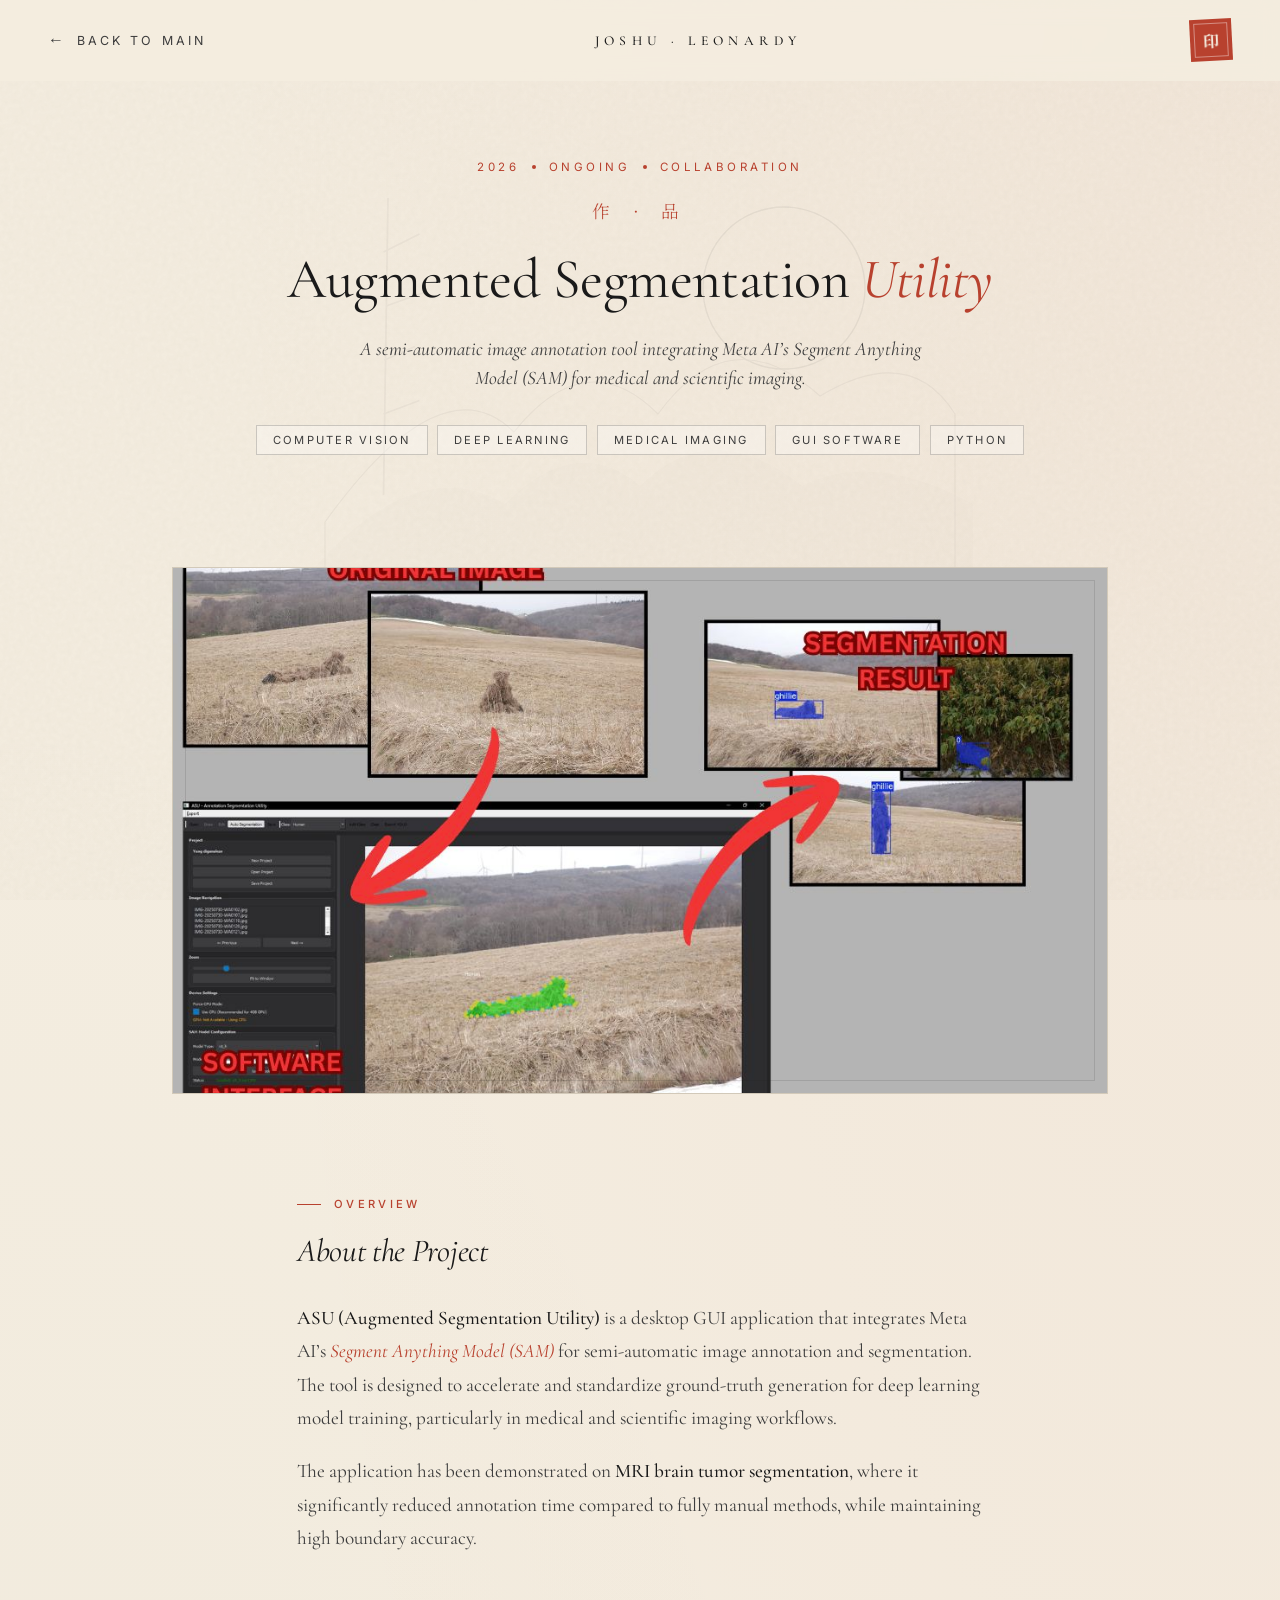
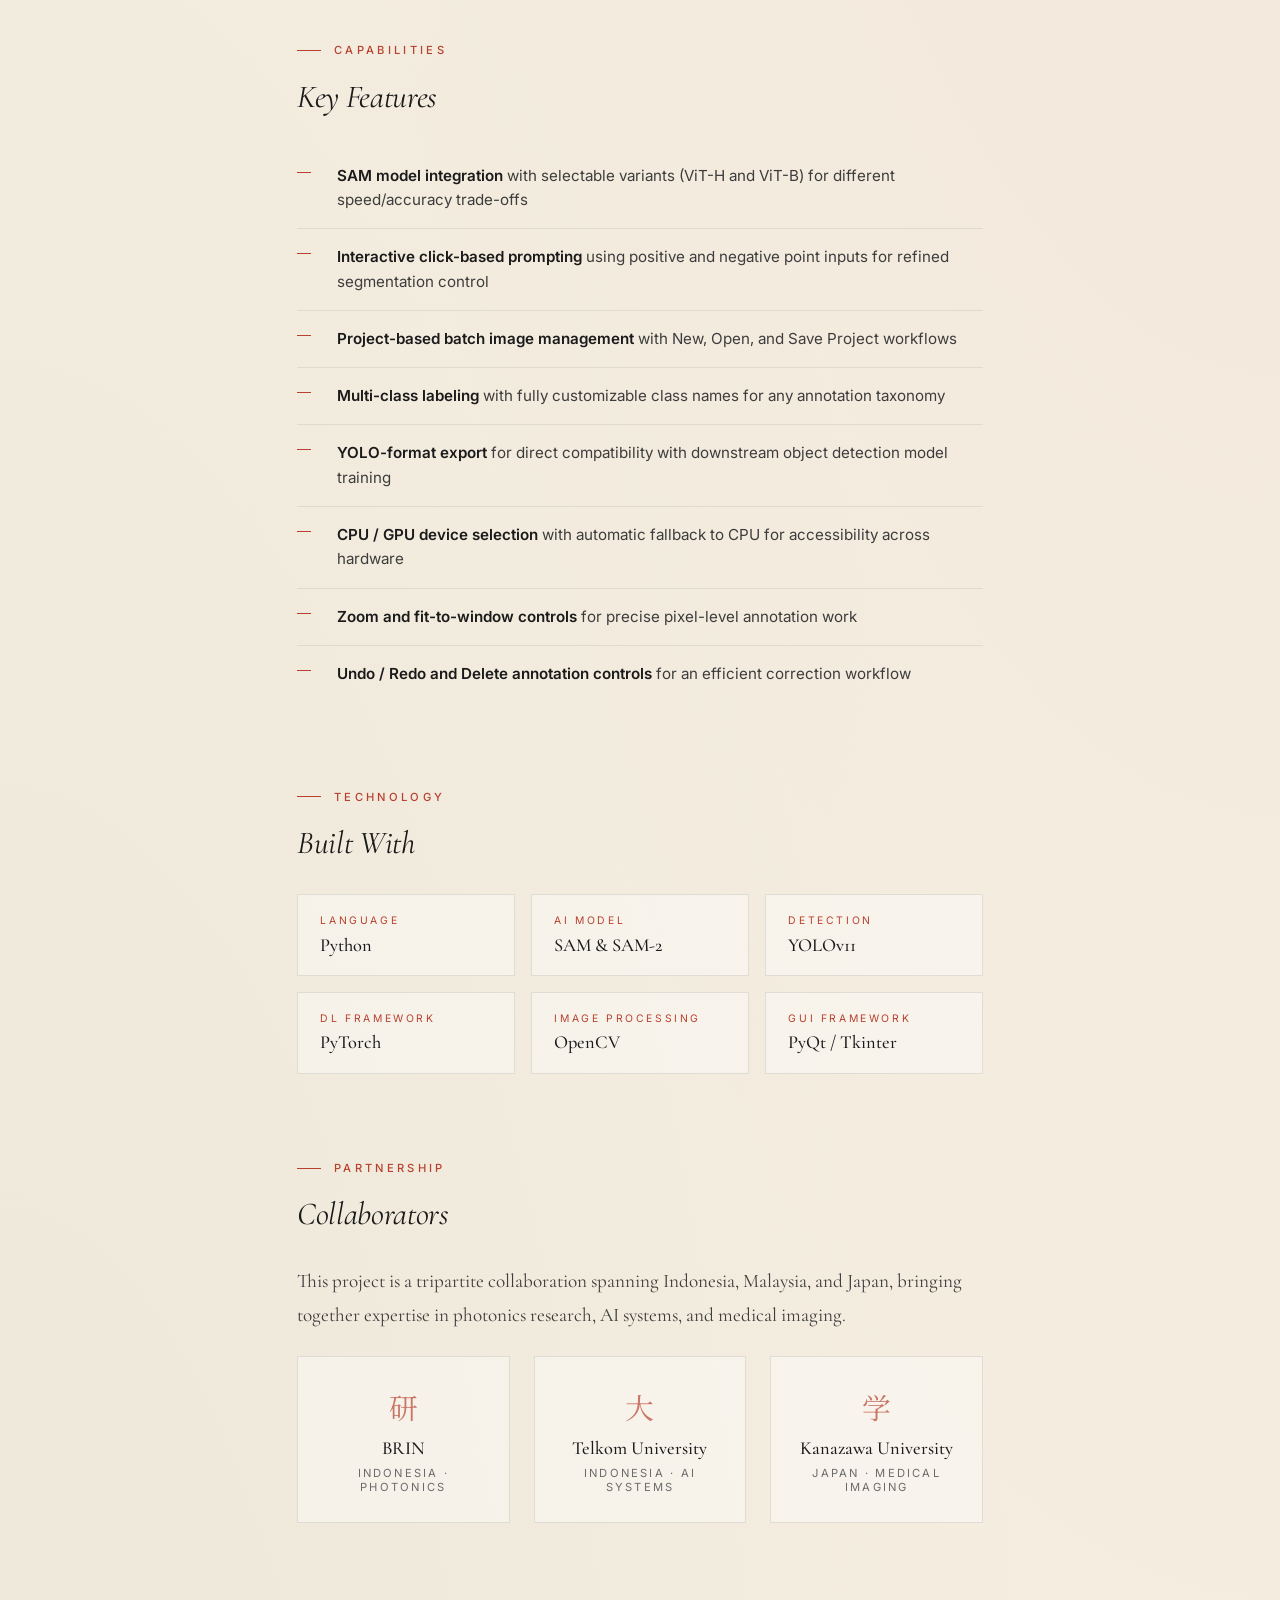
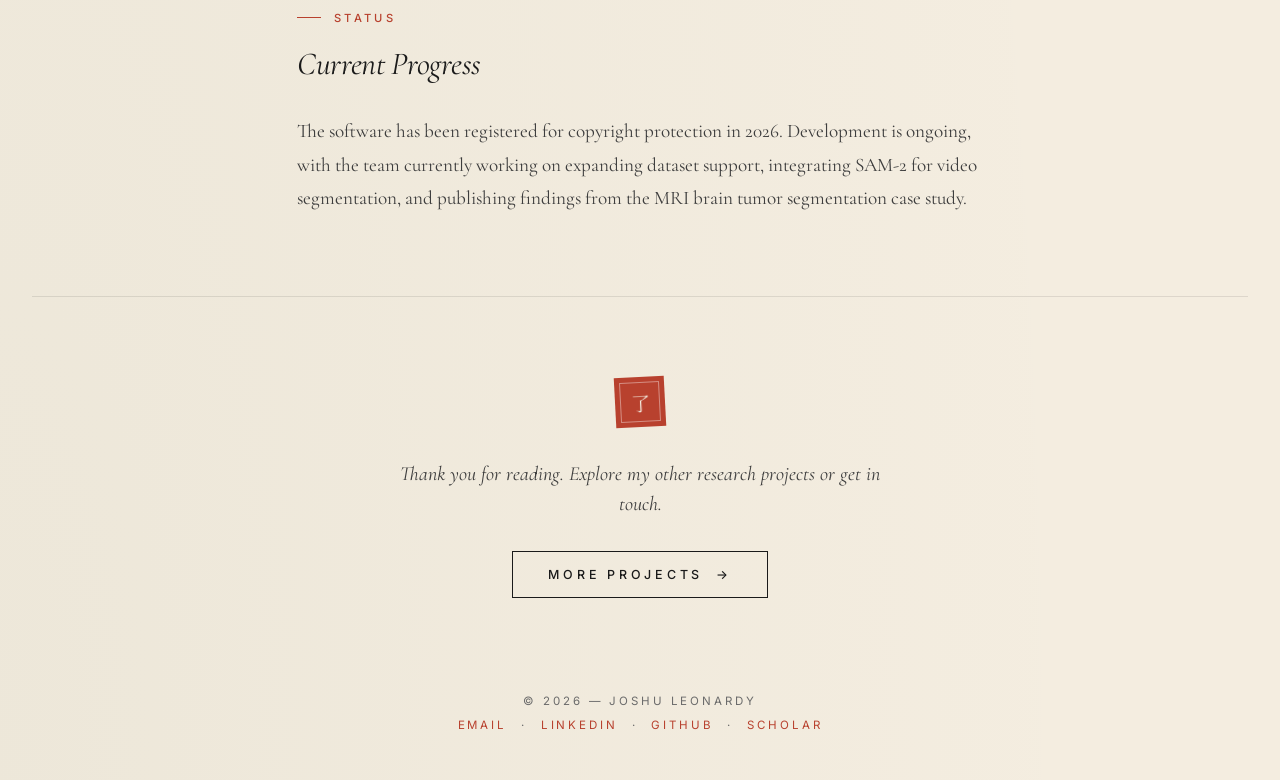
<file: projects/asu.html>
<!DOCTYPE html>
<html lang="en">
<head>
<meta charset="UTF-8" />
<meta name="viewport" content="width=device-width, initial-scale=1.0" />
<title>Augmented Segmentation Utility (ASU) — Joshu Leonardy</title>
<meta name="description" content="Augmented Segmentation Utility (ASU) — A collaboration project between BRIN, Telkom University, and Kanazawa University featuring SAM-based semi-automatic image annotation." />
<link rel="preconnect" href="https://fonts.googleapis.com">
<link rel="preconnect" href="https://fonts.gstatic.com" crossorigin>
<link href="https://fonts.googleapis.com/css2?family=Cormorant+Garamond:ital,wght@0,300;0,400;0,500;0,600;1,300&family=Noto+Serif+JP:wght@300;400;500;700&family=Inter:wght@300;400;500;600&family=JetBrains+Mono:wght@400;500&display=swap" rel="stylesheet">
<style>
  :root {
    --paper: #f4ede0;
    --paper-dark: #ebe1cf;
    --ink: #1a1a1a;
    --ink-soft: #3d3d3d;
    --ink-light: #6b6b6b;
    --vermillion: #b8412e;
    --vermillion-dark: #8a2e20;
    --sage: #6b7a5a;
    --gold: #a88848;
  }
  * { margin: 0; padding: 0; box-sizing: border-box; }
  html { scroll-behavior: smooth; }
  body {
    background: var(--paper);
    color: var(--ink);
    font-family: 'Cormorant Garamond', 'Noto Serif JP', serif;
    overflow-x: hidden;
    position: relative;
    min-height: 100vh;
    background-image:
      radial-gradient(ellipse at top right, rgba(184, 65, 46, 0.04), transparent 60%),
      radial-gradient(ellipse at bottom left, rgba(107, 122, 90, 0.05), transparent 60%);
  }
  body::before {
    content: ""; position: fixed; inset: 0; pointer-events: none; opacity: 0.4; z-index: 1;
    background-image: url("data:image/svg+xml,%3Csvg viewBox='0 0 200 200' xmlns='http://www.w3.org/2000/svg'%3E%3Cfilter id='n'%3E%3CfeTurbulence type='fractalNoise' baseFrequency='0.85' numOctaves='2' stitchTiles='stitch'/%3E%3CfeColorMatrix values='0 0 0 0 0.1 0 0 0 0 0.08 0 0 0 0 0.05 0 0 0 0.08 0'/%3E%3C/filter%3E%3Crect width='100%25' height='100%25' filter='url(%23n)'/%3E%3C/svg%3E");
  }
  .watermark {
    position: fixed; top: 50%; left: 50%;
    transform: translate(-50%, -50%);
    width: 80vmin; height: 80vmin;
    z-index: 0; opacity: 0.06; pointer-events: none;
  }
  .watermark svg { width: 100%; height: 100%; }

  /* Top nav */
  .top-bar {
    display: flex; justify-content: space-between; align-items: center;
    padding: 1.2rem 3rem;
    position: fixed; top: 0; left: 0; right: 0;
    z-index: 100;
    background: rgba(244, 237, 224, 0.88);
    backdrop-filter: blur(10px);
    border-bottom: 1px solid transparent;
    transition: border-color 0.4s ease;
  }
  .top-bar.scrolled { border-bottom-color: rgba(26, 26, 26, 0.1); }
  .back-link {
    display: inline-flex; align-items: center; gap: 0.6rem;
    font-family: 'Inter', sans-serif;
    font-size: 0.78rem; letter-spacing: 0.25em;
    text-transform: uppercase; color: var(--ink-soft);
    text-decoration: none;
    transition: all 0.3s ease;
  }
  .back-link:hover { color: var(--vermillion); gap: 0.9rem; }
  .back-link .arrow { font-family: serif; font-size: 1rem; transition: transform 0.3s; }
  .back-link:hover .arrow { transform: translateX(-3px); }
  .brand {
    font-family: 'Cormorant Garamond', serif;
    font-size: 0.85rem; letter-spacing: 0.4em;
    text-transform: uppercase;
    color: var(--ink); font-weight: 500; text-decoration: none;
  }
  .seal {
    width: 42px; height: 42px;
    background: var(--vermillion); color: var(--paper);
    display: flex; align-items: center; justify-content: center;
    font-family: 'Noto Serif JP', serif;
    font-weight: 700; font-size: 1rem;
    transform: rotate(-3deg); position: relative;
  }
  .seal::before {
    content: ""; position: absolute; inset: 4px;
    border: 1px solid rgba(255,255,255,0.4);
  }

  /* Layout */
  main { position: relative; z-index: 3; padding-top: 5rem; }
  .container {
    max-width: 900px;
    margin: 0 auto;
    padding: 0 2rem;
  }

  /* Project hero */
  .project-hero {
    padding: 5rem 2rem 4rem;
    text-align: center;
    position: relative;
  }
  .project-meta-top {
    display: flex; justify-content: center; align-items: center;
    gap: 0.8rem;
    font-family: 'Inter', sans-serif;
    font-size: 0.72rem;
    letter-spacing: 0.3em;
    text-transform: uppercase;
    color: var(--vermillion);
    margin-bottom: 1.5rem;
    opacity: 0;
    animation: fadeUp 0.9s ease-out 0.1s forwards;
  }
  .project-meta-top .dot {
    width: 4px; height: 4px;
    background: var(--vermillion);
    border-radius: 50%;
  }
  .project-kanji {
    font-family: 'Noto Serif JP', serif;
    font-weight: 300;
    font-size: 1.1rem;
    color: var(--vermillion);
    letter-spacing: 0.5em;
    margin-bottom: 1.5rem;
    opacity: 0;
    animation: fadeUp 0.9s ease-out 0.2s forwards;
  }
  .project-title {
    font-family: 'Cormorant Garamond', serif;
    font-size: clamp(2rem, 5vw, 3.5rem);
    font-weight: 400;
    line-height: 1.15;
    letter-spacing: -0.01em;
    color: var(--ink);
    margin-bottom: 1.5rem;
    max-width: 800px;
    margin-left: auto;
    margin-right: auto;
    opacity: 0;
    animation: fadeUp 1s ease-out 0.35s forwards;
  }
  .project-title em {
    font-style: italic;
    color: var(--vermillion);
  }
  .project-subtitle {
    font-family: 'Cormorant Garamond', serif;
    font-style: italic;
    font-size: clamp(1rem, 1.6vw, 1.2rem);
    color: var(--ink-soft);
    max-width: 600px;
    margin: 0 auto 2rem;
    line-height: 1.5;
    opacity: 0;
    animation: fadeUp 1s ease-out 0.5s forwards;
  }
  .project-tags {
    display: flex;
    justify-content: center;
    flex-wrap: wrap;
    gap: 0.6rem;
    opacity: 0;
    animation: fadeUp 1s ease-out 0.65s forwards;
  }
  .project-tag {
    font-family: 'Inter', sans-serif;
    font-size: 0.7rem;
    letter-spacing: 0.2em;
    text-transform: uppercase;
    padding: 0.45rem 1rem;
    border: 1px solid rgba(26,26,26,0.2);
    color: var(--ink-soft);
    background: rgba(255,255,255,0.3);
    transition: all 0.3s;
  }
  .project-tag:hover {
    border-color: var(--vermillion);
    color: var(--vermillion);
  }
  @keyframes fadeUp {
    to { opacity: 1; transform: translateY(0); }
    from { opacity: 0; transform: translateY(15px); }
  }

  /* Hero image */
  .hero-image-wrap {
    max-width: 1000px;
    margin: 3rem auto 6rem;
    padding: 0 2rem;
    opacity: 0;
    animation: fadeUp 1.2s ease-out 0.8s forwards;
  }
  .hero-image {
    position: relative;
    aspect-ratio: 16/9;
    overflow: hidden;
    border: 1px solid rgba(26,26,26,0.12);
    background: var(--paper-dark);
  }
  .hero-image::before {
    content: "";
    position: absolute;
    inset: 12px;
    border: 1px solid rgba(26,26,26,0.12);
    z-index: 2;
    pointer-events: none;
  }
  .hero-image img {
    width: 100%; height: 100%;
    object-fit: cover;
    display: block;
    filter: saturate(0.92);
    transition: transform 1.5s cubic-bezier(0.2, 0.6, 0.2, 1);
  }
  .hero-image:hover img { transform: scale(1.04); }

  /* Content sections */
  .content {
    max-width: 750px;
    margin: 0 auto;
    padding: 0 2rem;
  }
  .section { margin-bottom: 5rem; }
  .section-label {
    display: inline-flex;
    align-items: center;
    gap: 0.8rem;
    font-family: 'Inter', sans-serif;
    font-size: 0.7rem;
    letter-spacing: 0.3em;
    text-transform: uppercase;
    color: var(--vermillion);
    margin-bottom: 1.2rem;
    font-weight: 500;
  }
  .section-label::before {
    content: "";
    width: 24px;
    height: 1px;
    background: var(--vermillion);
  }
  .section-heading {
    font-family: 'Cormorant Garamond', serif;
    font-size: 2rem;
    font-style: italic;
    font-weight: 400;
    color: var(--ink);
    margin-bottom: 2rem;
    letter-spacing: -0.01em;
  }
  .section p {
    font-family: 'Cormorant Garamond', serif;
    font-size: 1.2rem;
    line-height: 1.75;
    color: var(--ink-soft);
    margin-bottom: 1.2rem;
  }
  .section p strong {
    color: var(--ink);
    font-weight: 500;
  }
  .section p em {
    color: var(--vermillion);
    font-style: italic;
  }

  /* Feature list */
  .feature-list {
    list-style: none;
    padding: 0;
    margin-top: 1rem;
  }
  .feature-list li {
    position: relative;
    padding: 1rem 0 1rem 2.5rem;
    border-bottom: 1px solid rgba(26,26,26,0.08);
    font-family: 'Inter', sans-serif;
    font-size: 0.95rem;
    line-height: 1.6;
    color: var(--ink-soft);
    transition: padding 0.3s;
  }
  .feature-list li:last-child { border-bottom: none; }
  .feature-list li:hover { padding-left: 3rem; }
  .feature-list li::before {
    content: "";
    position: absolute;
    left: 0;
    top: 1.5rem;
    width: 14px;
    height: 1px;
    background: var(--vermillion);
    transition: width 0.3s;
  }
  .feature-list li:hover::before { width: 24px; }
  .feature-list li strong {
    color: var(--ink);
    font-weight: 600;
  }
  .feature-list .feature-kanji {
    position: absolute;
    left: 0;
    top: 1rem;
    width: 1.5rem;
    font-family: 'Noto Serif JP', serif;
    color: var(--vermillion);
    font-size: 0.9rem;
    opacity: 0.6;
  }

  /* Tech stack grid */
  .tech-grid {
    display: grid;
    grid-template-columns: repeat(auto-fit, minmax(180px, 1fr));
    gap: 1rem;
    margin-top: 1.5rem;
  }
  .tech-item {
    padding: 1.2rem 1.4rem;
    background: rgba(255,255,255,0.4);
    border: 1px solid rgba(26,26,26,0.1);
    transition: all 0.3s;
  }
  .tech-item:hover {
    border-color: var(--vermillion);
    background: rgba(255,255,255,0.7);
    transform: translateY(-2px);
  }
  .tech-item .tech-cat {
    font-family: 'Inter', sans-serif;
    font-size: 0.65rem;
    letter-spacing: 0.25em;
    text-transform: uppercase;
    color: var(--vermillion);
    margin-bottom: 0.4rem;
    display: block;
  }
  .tech-item .tech-name {
    font-family: 'Cormorant Garamond', serif;
    font-size: 1.15rem;
    font-weight: 500;
    color: var(--ink);
  }

  /* Collaborators */
  .collab-list {
    display: grid;
    grid-template-columns: repeat(auto-fit, minmax(200px, 1fr));
    gap: 1.5rem;
    margin-top: 1.5rem;
  }
  .collab-card {
    padding: 1.8rem 1.5rem;
    background: rgba(255,255,255,0.4);
    border: 1px solid rgba(26,26,26,0.1);
    text-align: center;
    transition: all 0.3s;
  }
  .collab-card:hover {
    border-color: var(--vermillion);
    background: rgba(255,255,255,0.7);
  }
  .collab-kanji {
    font-family: 'Noto Serif JP', serif;
    font-size: 1.8rem;
    color: var(--vermillion);
    margin-bottom: 0.6rem;
    opacity: 0.7;
  }
  .collab-name {
    font-family: 'Cormorant Garamond', serif;
    font-size: 1.15rem;
    font-weight: 500;
    color: var(--ink);
    margin-bottom: 0.3rem;
    line-height: 1.3;
  }
  .collab-role {
    font-family: 'Inter', sans-serif;
    font-size: 0.7rem;
    letter-spacing: 0.2em;
    text-transform: uppercase;
    color: var(--ink-light);
  }

  /* Reveal */
  .reveal {
    opacity: 0;
    transform: translateY(30px);
    transition: opacity 0.9s ease-out, transform 0.9s cubic-bezier(0.2, 0.6, 0.2, 1);
  }
  .reveal.visible { opacity: 1; transform: translateY(0); }

  /* CTA section */
  .cta-section {
    text-align: center;
    padding: 5rem 2rem 3rem;
    border-top: 1px solid rgba(26,26,26,0.1);
    margin: 4rem 2rem 0;
  }
  .cta-section .end-mark {
    display: inline-flex;
    align-items: center;
    justify-content: center;
    width: 50px;
    height: 50px;
    background: var(--vermillion);
    color: var(--paper);
    font-family: 'Noto Serif JP', serif;
    font-size: 1.2rem;
    transform: rotate(-3deg);
    margin-bottom: 2rem;
    position: relative;
  }
  .cta-section .end-mark::before {
    content: "";
    position: absolute;
    inset: 5px;
    border: 1px solid rgba(255,255,255,0.4);
  }
  .cta-tagline {
    font-family: 'Cormorant Garamond', serif;
    font-style: italic;
    font-size: 1.25rem;
    color: var(--ink-soft);
    margin-bottom: 2rem;
    max-width: 500px;
    margin-left: auto;
    margin-right: auto;
    line-height: 1.5;
  }
  .cta-button {
    display: inline-flex;
    align-items: center;
    gap: 0.8rem;
    padding: 0.95rem 2.2rem;
    border: 1px solid var(--ink);
    background: transparent;
    color: var(--ink);
    text-decoration: none;
    font-family: 'Inter', sans-serif;
    font-size: 0.78rem;
    letter-spacing: 0.3em;
    text-transform: uppercase;
    font-weight: 500;
    position: relative;
    overflow: hidden;
    transition: color 0.5s cubic-bezier(0.2, 0.6, 0.2, 1);
  }
  .cta-button::before {
    content: "";
    position: absolute;
    inset: 0;
    background: var(--vermillion);
    transform: translateY(101%);
    transition: transform 0.5s cubic-bezier(0.2, 0.6, 0.2, 1);
    z-index: 0;
  }
  .cta-button > span {
    position: relative;
    z-index: 1;
    transition: color 0.5s cubic-bezier(0.2, 0.6, 0.2, 1);
  }
  .cta-button:hover {
    border-color: var(--vermillion);
    color: var(--paper);
  }
  .cta-button:hover::before { transform: translateY(0); }

  /* Footer */
  footer {
    text-align: center;
    padding: 3rem 2rem;
    position: relative;
    z-index: 3;
    font-family: 'Inter', sans-serif;
    font-size: 0.72rem;
    letter-spacing: 0.25em;
    text-transform: uppercase;
    color: var(--ink-light);
  }
  footer a {
    color: var(--vermillion);
    text-decoration: none;
    margin: 0 0.5rem;
    transition: color 0.3s;
  }
  footer a:hover { color: var(--vermillion-dark); }

  /* Responsive */
  @media (max-width: 768px) {
    .top-bar { padding: 1rem 1.5rem; }
    .back-link { font-size: 0.7rem; letter-spacing: 0.2em; }
    .brand { display: none; }
    .project-hero { padding: 4rem 1.5rem 3rem; }
    .hero-image-wrap { padding: 0 1.5rem; margin: 2rem auto 4rem; }
    .content { padding: 0 1.5rem; }
    .section { margin-bottom: 4rem; }
    .section p { font-size: 1.08rem; }
  }
</style>
</head>
<body>

  <!-- Classical watermark -->
  <div class="watermark" aria-hidden="true">
    <svg viewBox="0 0 800 800" xmlns="http://www.w3.org/2000/svg">
      <circle cx="560" cy="220" r="90" fill="none" stroke="#1a1a1a" stroke-width="1.5"/>
      <path d="M 50 480 Q 180 300 260 380 Q 340 280 420 360 Q 500 250 600 340 Q 700 280 750 360 L 750 600 L 50 600 Z" fill="none" stroke="#1a1a1a" stroke-width="1.2" opacity="0.7"/>
      <path d="M 30 540 Q 150 400 250 460 Q 330 380 400 440 Q 480 360 580 440 Q 660 400 770 460 L 770 700 L 30 700 Z" fill="#1a1a1a" opacity="0.18"/>
      <g stroke="#1a1a1a" stroke-width="1.5" fill="none" opacity="0.8">
        <path d="M 0 620 Q 80 600 160 620 T 320 620 T 480 620 T 640 620 T 800 620"/>
        <path d="M 0 650 Q 80 630 160 650 T 320 650 T 480 650 T 640 650 T 800 650"/>
        <path d="M 0 680 Q 100 660 200 680 T 400 680 T 600 680 T 800 680"/>
      </g>
      <g stroke="#1a1a1a" stroke-width="2" fill="none" opacity="0.6">
        <line x1="120" y1="120" x2="115" y2="450"/>
        <line x1="115" y1="180" x2="155" y2="160"/>
        <line x1="118" y1="240" x2="160" y2="225"/>
        <line x1="116" y1="300" x2="150" y2="285"/>
        <line x1="115" y1="360" x2="155" y2="345"/>
      </g>
    </svg>
  </div>

  <!-- ============ TOP NAV ============ -->
  <header class="top-bar" id="topBar">
    <a href="../index.html" class="back-link">
      <span class="arrow">&larr;</span>
      <span>Back to Main</span>
    </a>
    <a href="../index.html" class="brand">Joshu &middot; Leonardy</a>
    <div class="seal" title="印">印</div>
  </header>

  <main>

    <!-- ============ PROJECT HERO ============ -->
    <section class="project-hero">
      <div class="project-meta-top">
        <span>2026</span>
        <span class="dot"></span>
        <span>Ongoing</span>
        <span class="dot"></span>
        <span>Collaboration</span>
      </div>

      <div class="project-kanji">作 &middot; 品</div>

      <h1 class="project-title">
        Augmented Segmentation <em>Utility</em>
      </h1>

      <p class="project-subtitle">
        A semi-automatic image annotation tool integrating Meta AI&rsquo;s
        Segment Anything Model (SAM) for medical and scientific imaging.
      </p>

      <div class="project-tags">
        <span class="project-tag">Computer Vision</span>
        <span class="project-tag">Deep Learning</span>
        <span class="project-tag">Medical Imaging</span>
        <span class="project-tag">GUI Software</span>
        <span class="project-tag">Python</span>
      </div>
    </section>

    <!-- ============ HERO IMAGE ============ -->
    <div class="hero-image-wrap">
      <div class="hero-image">
        <img src="../images/Project ASU.jpg" alt="Augmented Segmentation Utility (ASU)" loading="eager">
      </div>
    </div>

    <!-- ============ CONTENT ============ -->
    <div class="content">

      <!-- Overview -->
      <section class="section reveal">
        <div class="section-label">Overview</div>
        <h2 class="section-heading">About the Project</h2>
        <p>
          <strong>ASU (Augmented Segmentation Utility)</strong> is a desktop GUI
          application that integrates Meta AI&rsquo;s <em>Segment Anything Model (SAM)</em>
          for semi-automatic image annotation and segmentation. The tool is designed
          to accelerate and standardize ground-truth generation for deep learning
          model training, particularly in medical and scientific imaging workflows.
        </p>
        <p>
          The application has been demonstrated on <strong>MRI brain tumor
          segmentation</strong>, where it significantly reduced annotation time
          compared to fully manual methods, while maintaining high boundary
          accuracy.
        </p>
      </section>

      <!-- Key Features -->
      <section class="section reveal">
        <div class="section-label">Capabilities</div>
        <h2 class="section-heading">Key Features</h2>
        <ul class="feature-list">
          <li>
            <strong>SAM model integration</strong> with selectable variants
            (ViT-H and ViT-B) for different speed/accuracy trade-offs
          </li>
          <li>
            <strong>Interactive click-based prompting</strong> using positive and
            negative point inputs for refined segmentation control
          </li>
          <li>
            <strong>Project-based batch image management</strong> with New, Open,
            and Save Project workflows
          </li>
          <li>
            <strong>Multi-class labeling</strong> with fully customizable class
            names for any annotation taxonomy
          </li>
          <li>
            <strong>YOLO-format export</strong> for direct compatibility with
            downstream object detection model training
          </li>
          <li>
            <strong>CPU / GPU device selection</strong> with automatic fallback
            to CPU for accessibility across hardware
          </li>
          <li>
            <strong>Zoom and fit-to-window controls</strong> for precise pixel-level
            annotation work
          </li>
          <li>
            <strong>Undo / Redo and Delete annotation controls</strong> for an
            efficient correction workflow
          </li>
        </ul>
      </section>

      <!-- Tech Stack -->
      <section class="section reveal">
        <div class="section-label">Technology</div>
        <h2 class="section-heading">Built With</h2>
        <div class="tech-grid">
          <div class="tech-item">
            <span class="tech-cat">Language</span>
            <span class="tech-name">Python</span>
          </div>
          <div class="tech-item">
            <span class="tech-cat">AI Model</span>
            <span class="tech-name">SAM &amp; SAM-2</span>
          </div>
          <div class="tech-item">
            <span class="tech-cat">Detection</span>
            <span class="tech-name">YOLOv11</span>
          </div>
          <div class="tech-item">
            <span class="tech-cat">DL Framework</span>
            <span class="tech-name">PyTorch</span>
          </div>
          <div class="tech-item">
            <span class="tech-cat">Image Processing</span>
            <span class="tech-name">OpenCV</span>
          </div>
          <div class="tech-item">
            <span class="tech-cat">GUI Framework</span>
            <span class="tech-name">PyQt / Tkinter</span>
          </div>
        </div>
      </section>

      <!-- Collaboration -->
      <section class="section reveal">
        <div class="section-label">Partnership</div>
        <h2 class="section-heading">Collaborators</h2>
        <p>
          This project is a tripartite collaboration spanning Indonesia, Malaysia,
          and Japan, bringing together expertise in photonics research, AI
          systems, and medical imaging.
        </p>
        <div class="collab-list">
          <div class="collab-card">
            <div class="collab-kanji">研</div>
            <div class="collab-name">BRIN</div>
            <div class="collab-role">Indonesia &middot; Photonics</div>
          </div>
          <div class="collab-card">
            <div class="collab-kanji">大</div>
            <div class="collab-name">Telkom University</div>
            <div class="collab-role">Indonesia &middot; AI Systems</div>
          </div>
          <div class="collab-card">
            <div class="collab-kanji">学</div>
            <div class="collab-name">Kanazawa University</div>
            <div class="collab-role">Japan &middot; Medical Imaging</div>
          </div>
        </div>
      </section>

      <!-- Status -->
      <section class="section reveal">
        <div class="section-label">Status</div>
        <h2 class="section-heading">Current Progress</h2>
        <p>
          The software has been registered for copyright protection in 2026.
          Development is ongoing, with the team currently working on expanding
          dataset support, integrating SAM-2 for video segmentation, and
          publishing findings from the MRI brain tumor segmentation case study.
        </p>
      </section>

    </div>

    <!-- ============ CTA ============ -->
    <div class="cta-section">
      <div class="end-mark">了</div>
      <p class="cta-tagline">
        Thank you for reading. Explore my other research projects or get in touch.
      </p>
      <a href="../index.html#project" class="cta-button">
        <span>More Projects</span>
        <span>&rarr;</span>
      </a>
    </div>

  </main>

  <footer>
    <div>&copy; 2026 &mdash; Joshu Leonardy</div>
    <div style="margin-top: 0.6rem;">
      <a href="mailto:joshu@graduate.utm.my">Email</a> &middot;
      <a href="https://www.linkedin.com/in/joshu-leonardy" target="_blank" rel="noopener">LinkedIn</a> &middot;
      <a href="https://github.com/JoshhhLee" target="_blank" rel="noopener">GitHub</a> &middot;
      <a href="https://scholar.google.com/citations?user=mYujZLoAAAAJ" target="_blank" rel="noopener">Scholar</a>
    </div>
  </footer>

  <script>
    // Reveal on scroll
    const observer = new IntersectionObserver(entries => {
      entries.forEach(e => {
        if (e.isIntersecting) {
          e.target.classList.add('visible');
          observer.unobserve(e.target);
        }
      });
    }, { threshold: 0.12 });
    document.querySelectorAll('.reveal').forEach(el => observer.observe(el));

    // Top bar shadow on scroll
    const topBar = document.getElementById('topBar');
    window.addEventListener('scroll', () => {
      if (window.scrollY > 30) topBar.classList.add('scrolled');
      else topBar.classList.remove('scrolled');
    });
  </script>

</body>
</html>
</file>
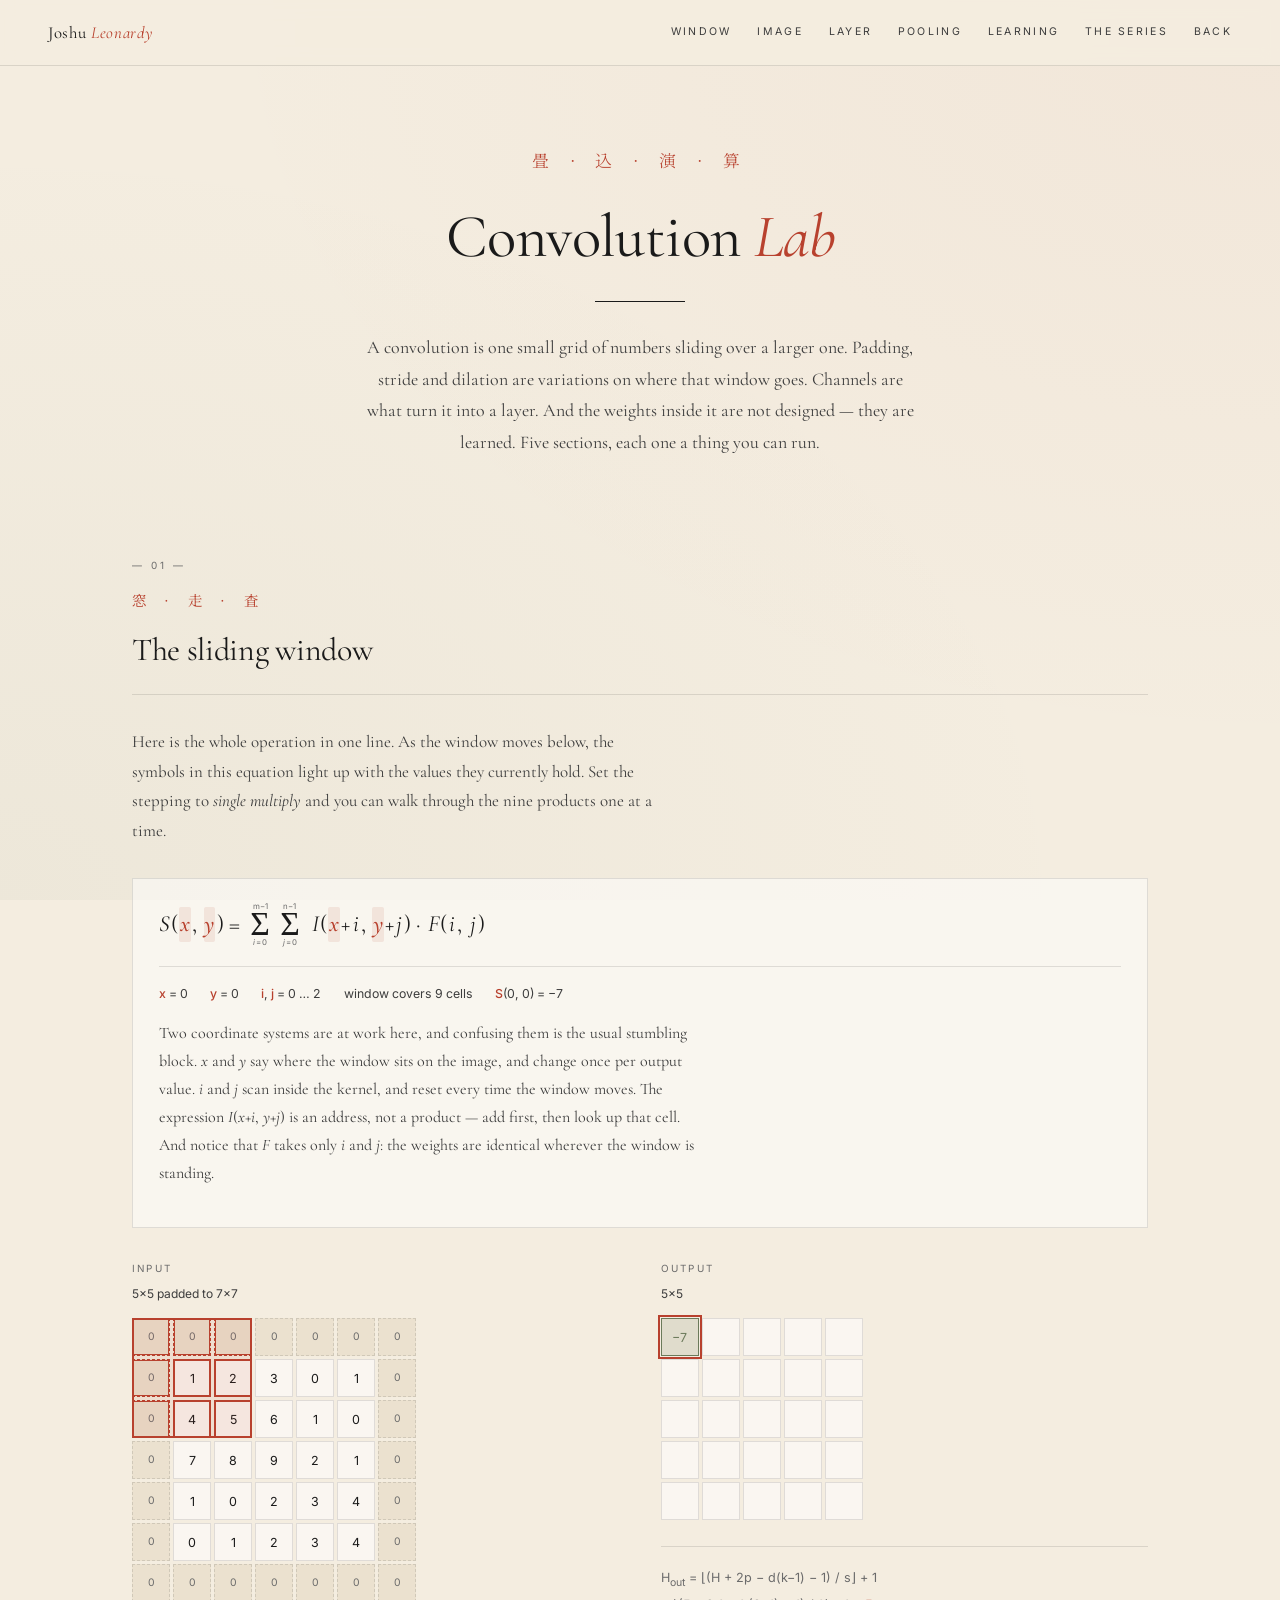
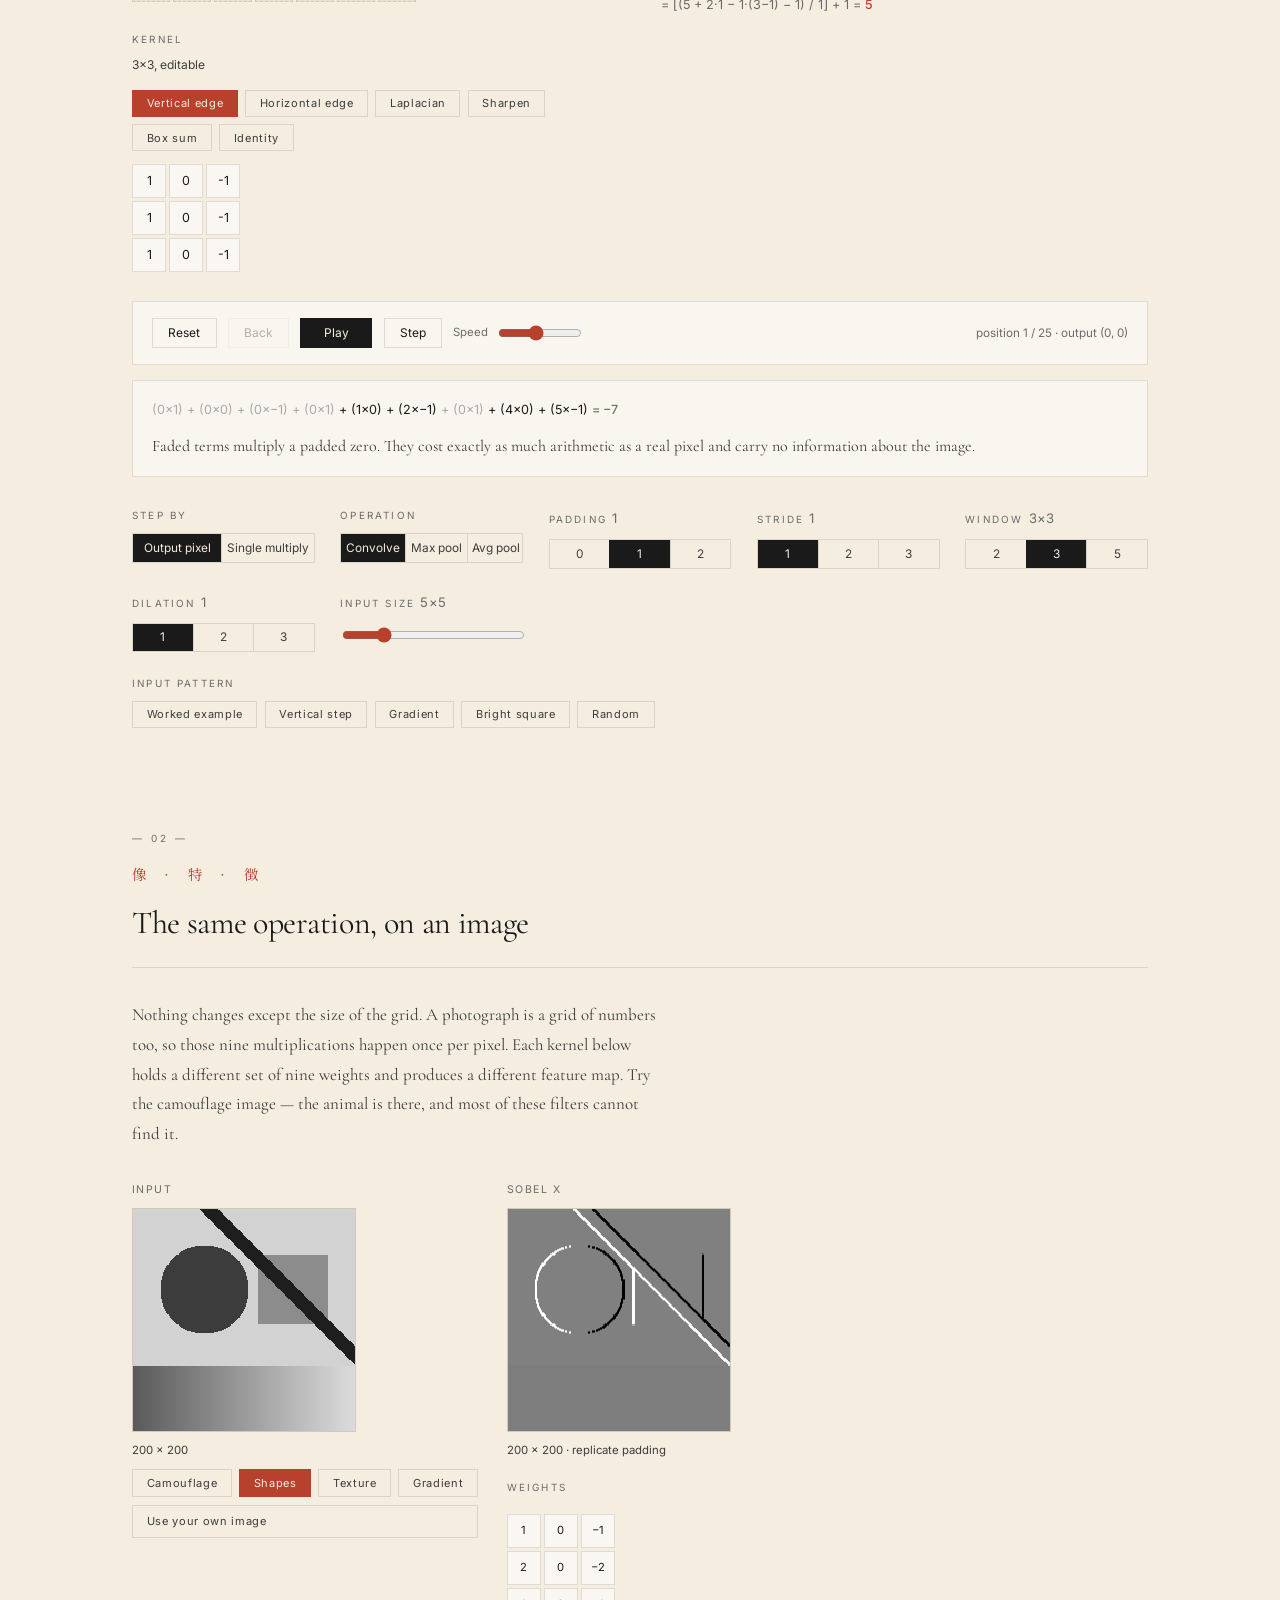
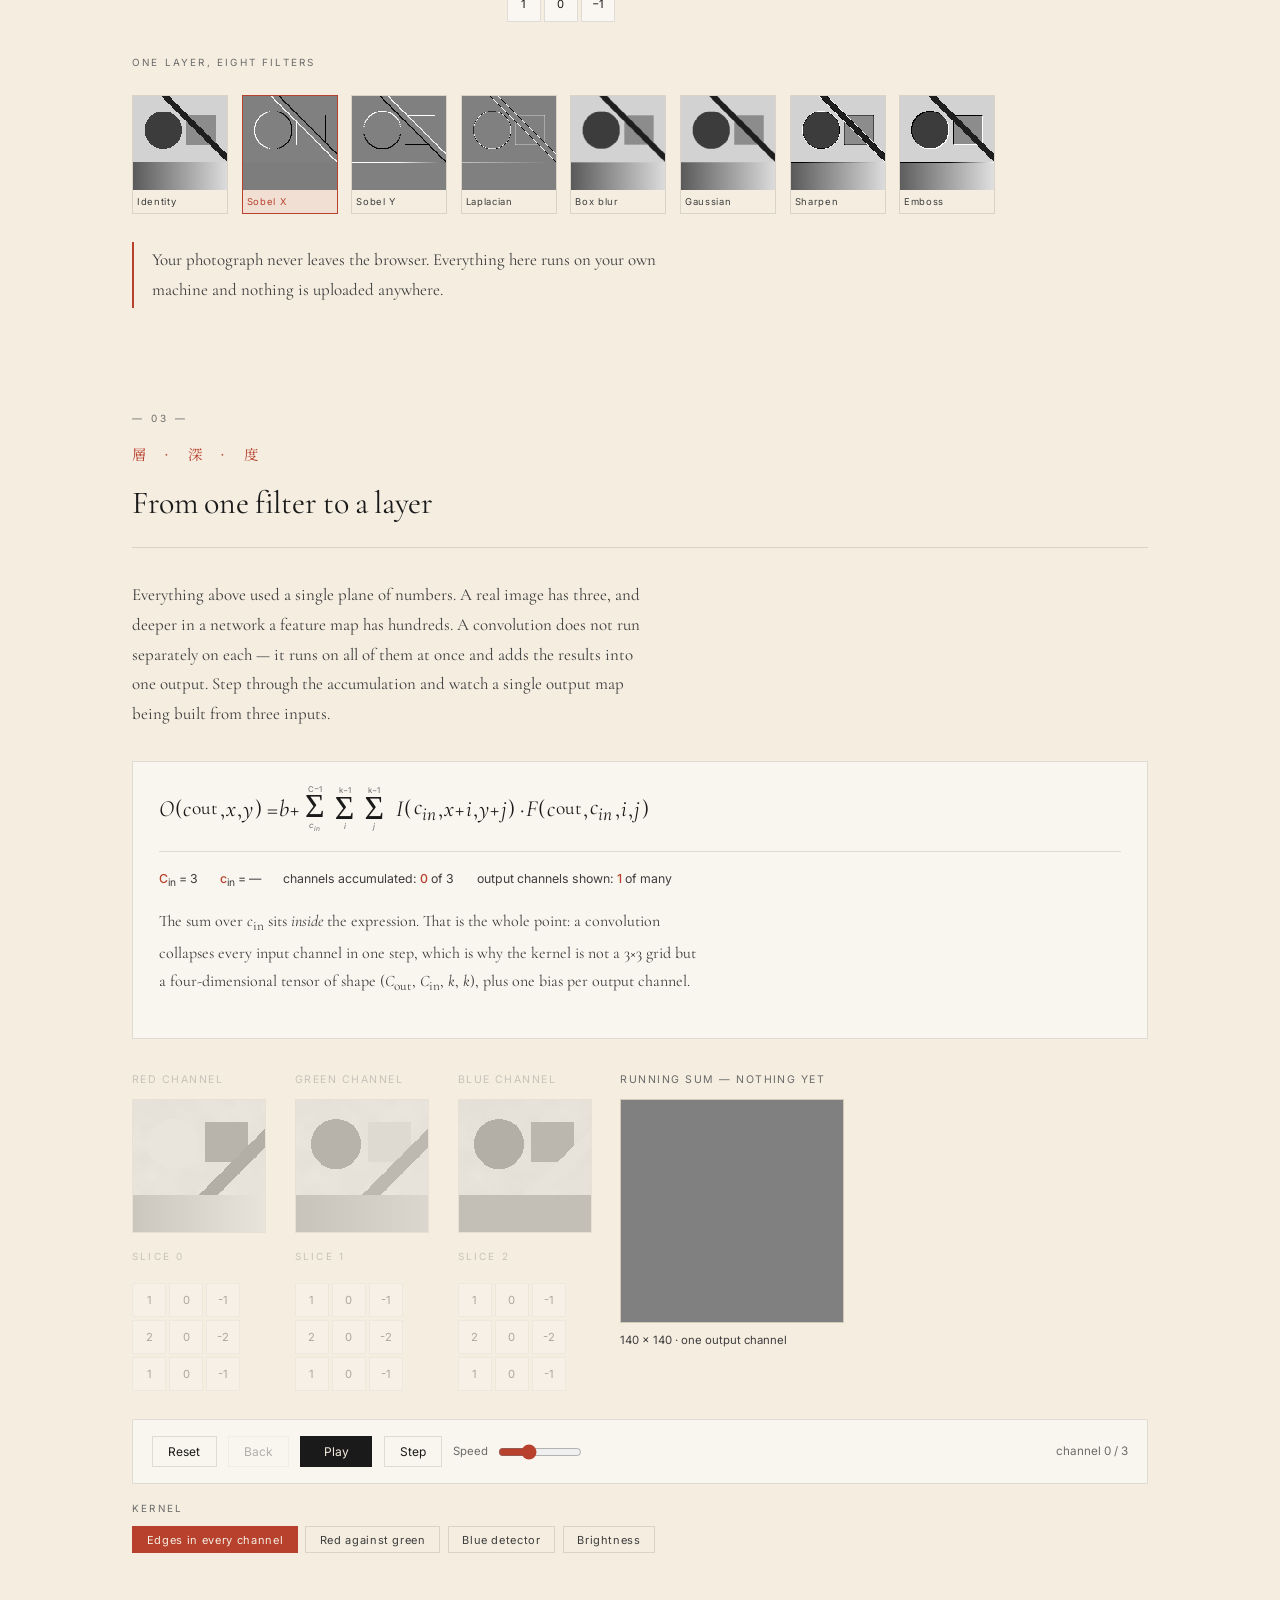
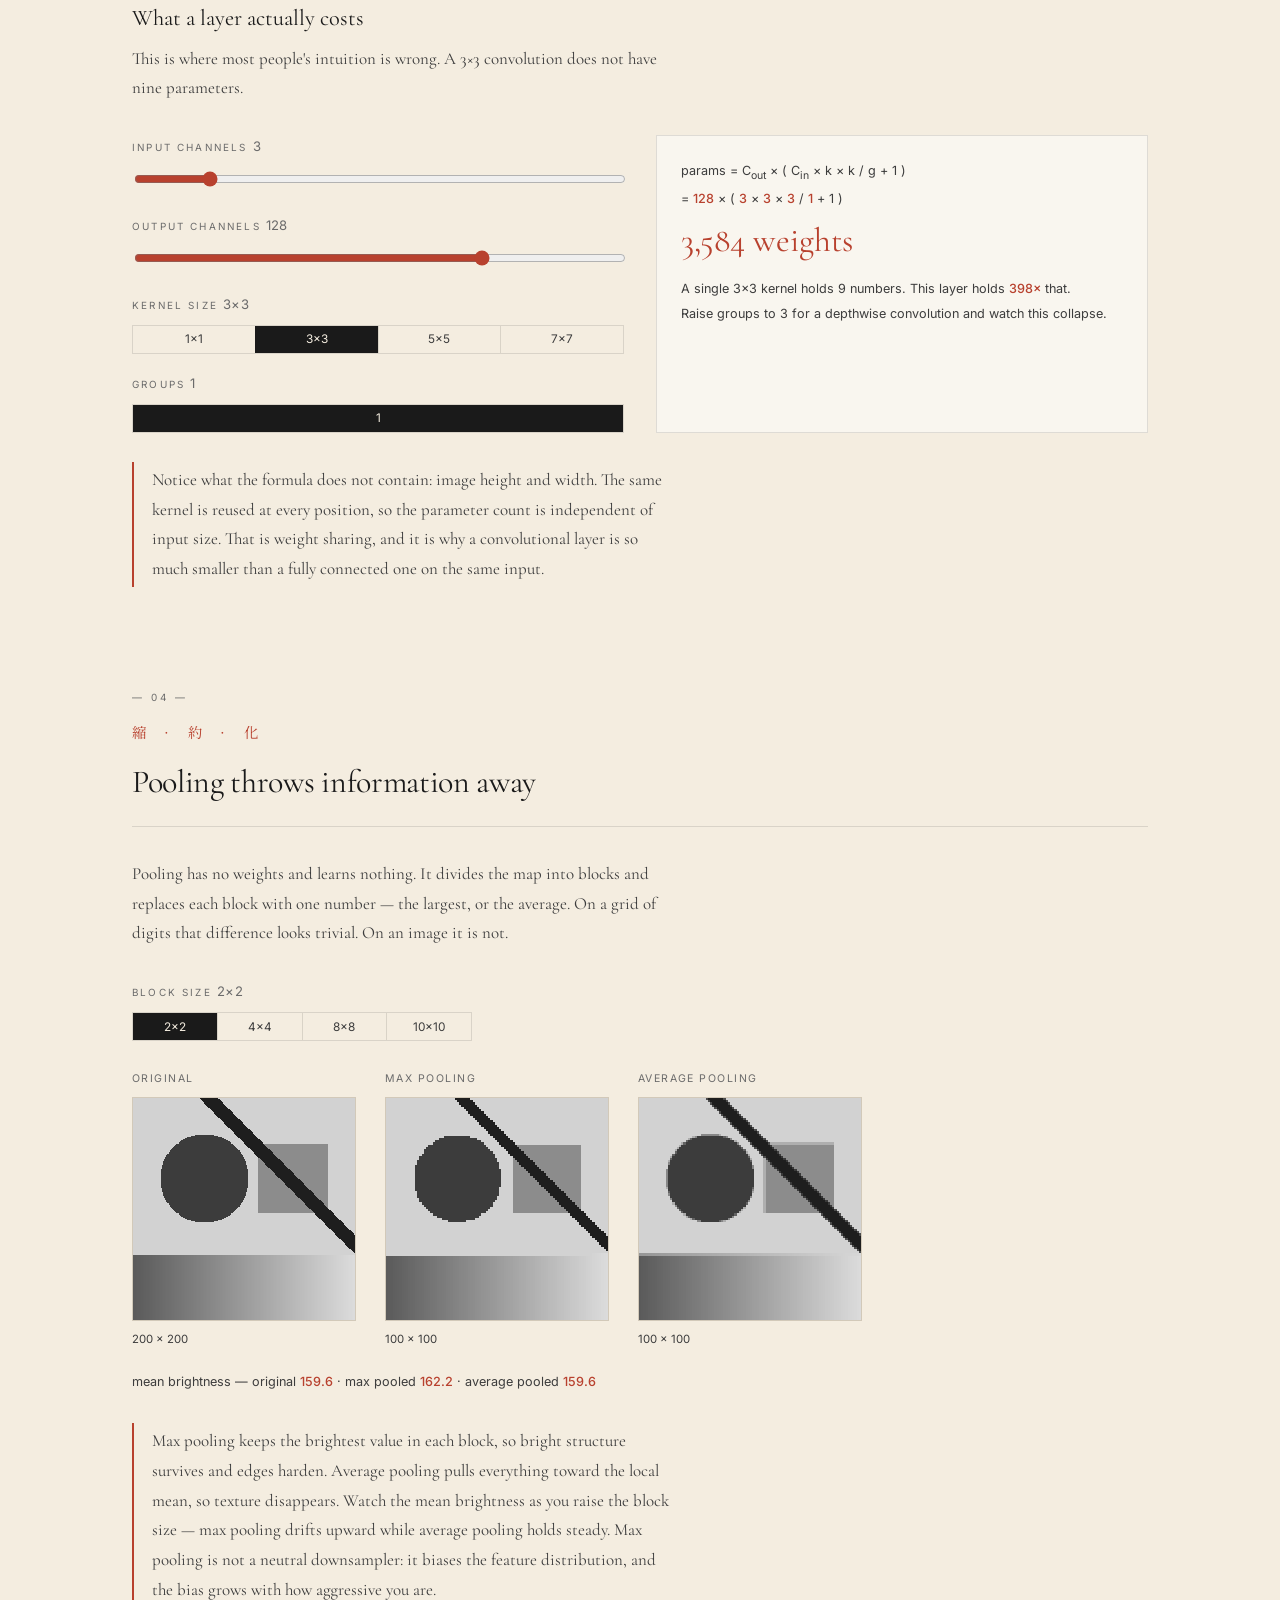
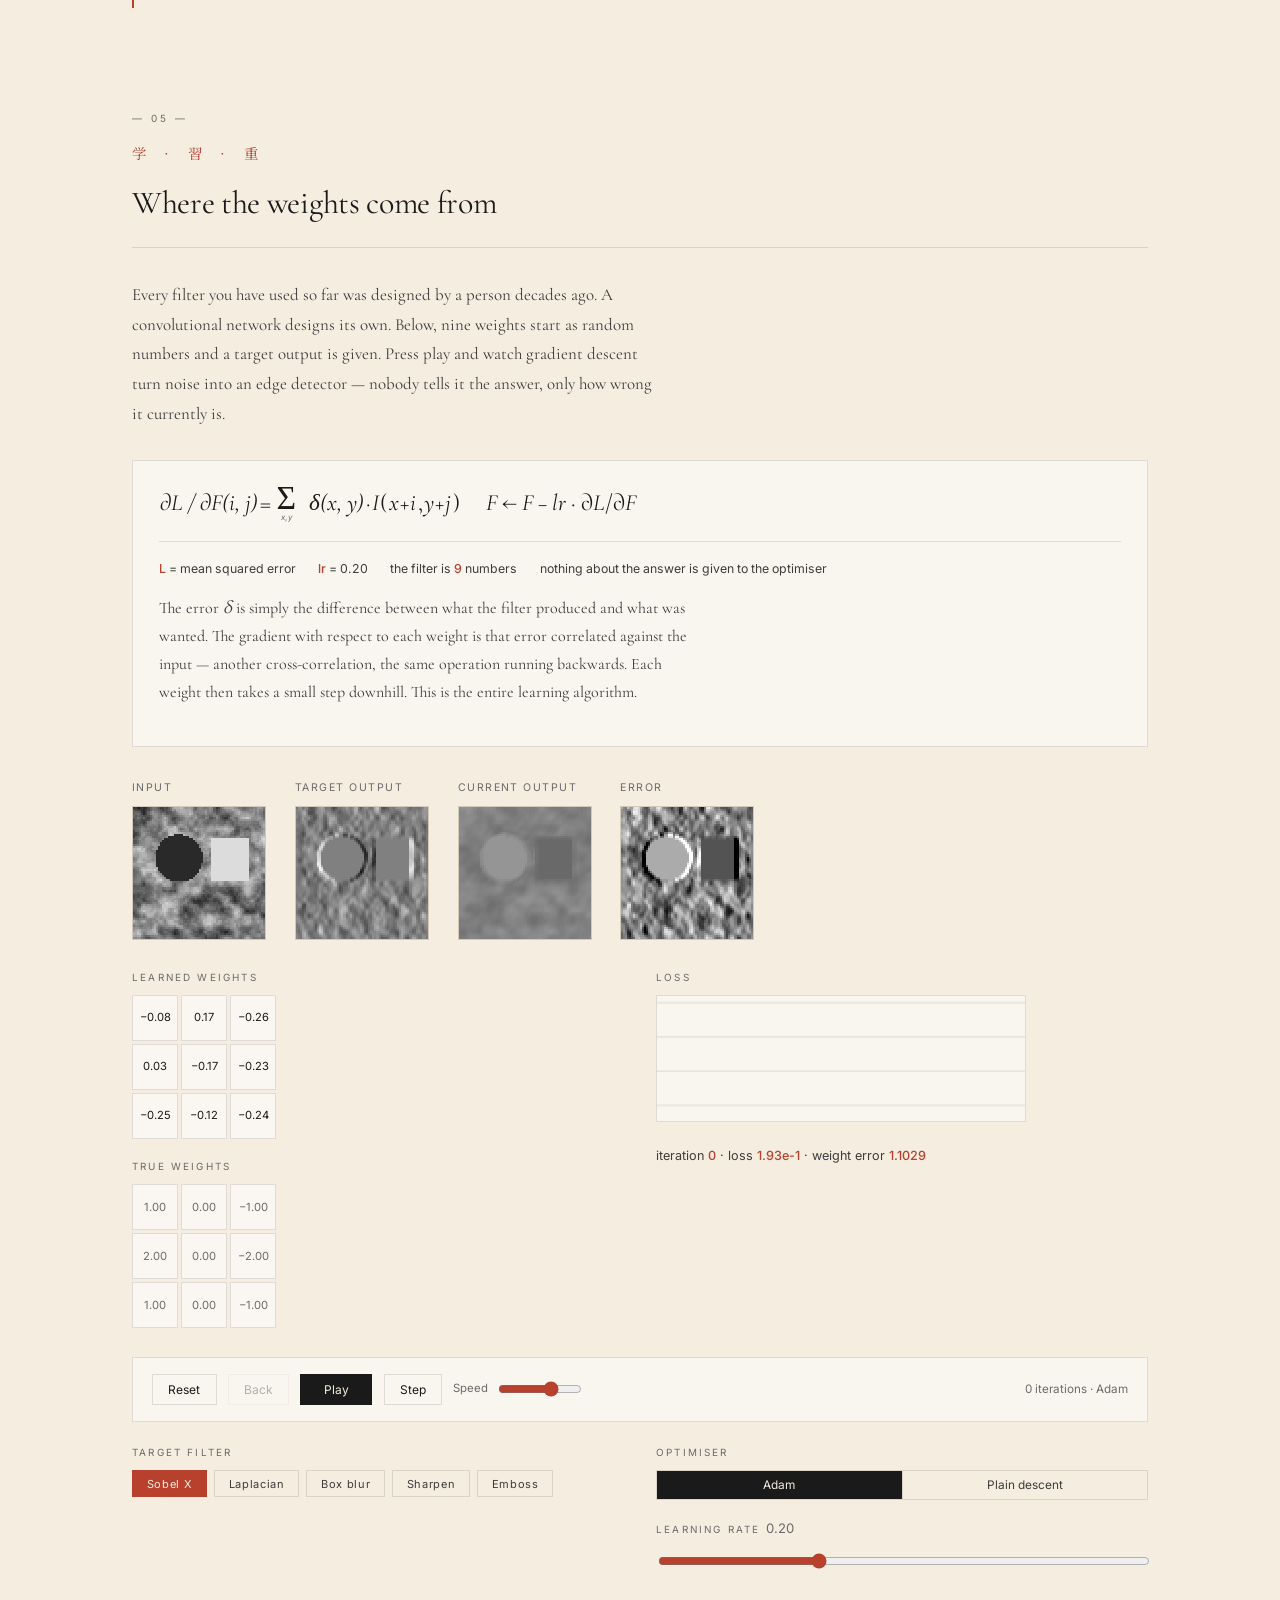
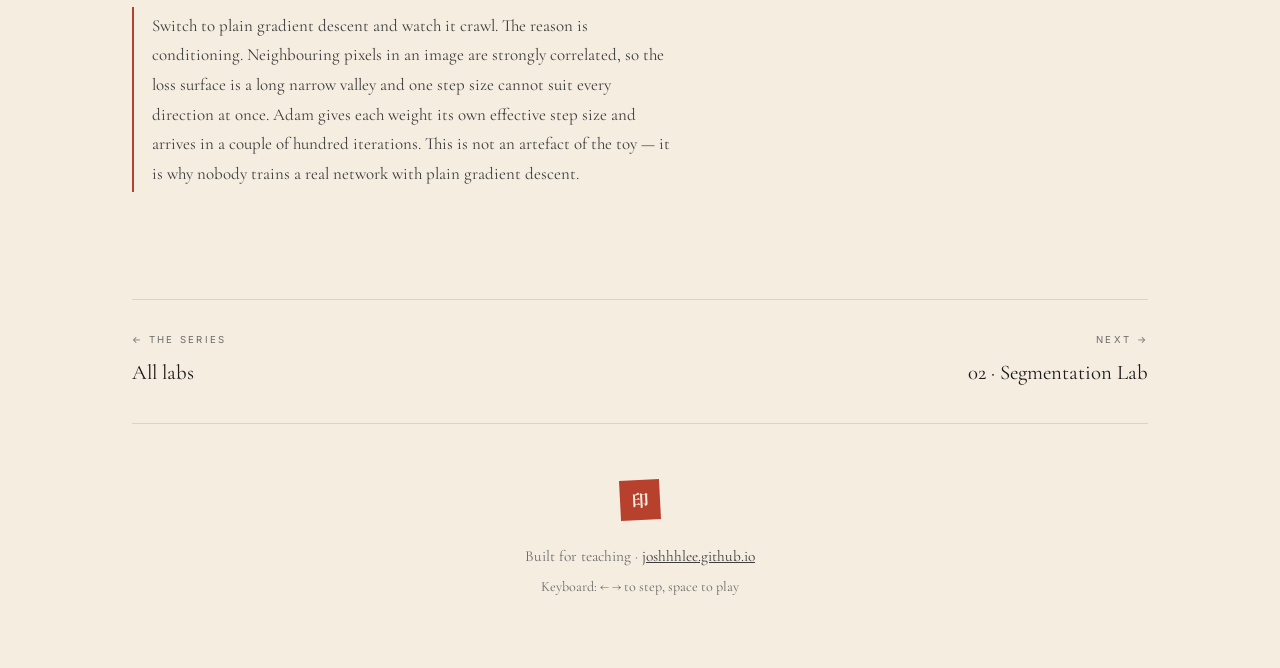
<file: projects/convolution-lab.html>
<!DOCTYPE html>
<html lang="en">
<head>
<meta charset="UTF-8" />
<meta name="viewport" content="width=device-width, initial-scale=1.0" />
<title>Convolution Lab — Joshu Leonardy</title>
<meta name="description" content="An interactive lab for learning what a convolutional layer is — the sliding window, kernels, padding, stride, channels, pooling, and where the weights come from." />
<link rel="preconnect" href="https://fonts.googleapis.com">
<link rel="preconnect" href="https://fonts.gstatic.com" crossorigin>
<link href="https://fonts.googleapis.com/css2?family=Cormorant+Garamond:ital,wght@0,300;0,400;0,500;0,600;1,300&family=Noto+Serif+JP:wght@300;400;500;700&family=Inter:wght@300;400;500&display=swap" rel="stylesheet">
<!-- Shared series chrome. Loaded first so this page's own rules below still win. -->
<link rel="stylesheet" href="../assets/lab.css">
<style>
:root{
  --paper:#f4ede0; --paper-dark:#ebe1cf;
  --ink:#1a1a1a; --ink-soft:#3d3d3d; --ink-light:#6b6b6b;
  --vermillion:#b8412e; --vermillion-dark:#8a2e20;
  --sage:#6b7a5a; --gold:#a88848;
  --line:rgba(26,26,26,0.12); --card:rgba(255,255,255,0.5);
}
*{box-sizing:border-box}
html{scroll-behavior:smooth}
body{
  margin:0;background:var(--paper);color:var(--ink);
  font-family:'Cormorant Garamond','Noto Serif JP',serif;font-size:1.06rem;line-height:1.75;
  background-image:
    radial-gradient(ellipse at top right,rgba(184,65,46,.04),transparent 60%),
    radial-gradient(ellipse at bottom left,rgba(107,122,90,.05),transparent 60%);
  background-attachment:fixed;
}
.container{max-width:1080px;margin:0 auto;padding:0 2rem}

.top-bar{display:flex;justify-content:space-between;align-items:center;padding:1.1rem 3rem;
  position:sticky;top:0;z-index:100;background:rgba(244,237,224,.88);backdrop-filter:blur(8px);border-bottom:1px solid var(--line)}
.brand{font-size:1.05rem;letter-spacing:.04em;text-decoration:none;color:var(--ink)}
.brand em{font-style:italic;color:var(--vermillion)}
.nav-links{display:flex;gap:1.6rem;align-items:center}
.nav-links a{font-family:'Inter',sans-serif;font-size:.66rem;letter-spacing:.22em;text-transform:uppercase;
  color:var(--ink-soft);text-decoration:none;position:relative;transition:color .3s}
.nav-links a::after{content:"";position:absolute;bottom:-4px;left:0;right:0;height:1px;background:var(--vermillion);transform:scaleX(0);transform-origin:left;transition:transform .3s}
.nav-links a:hover{color:var(--ink)}
.nav-links a:hover::after{transform:scaleX(1)}
@media(max-width:900px){.top-bar{padding:1rem 1.4rem}.nav-links{gap:.9rem}.nav-links a{font-size:.58rem;letter-spacing:.12em}}
@media(max-width:640px){.nav-links{display:none}}

.hero{padding:5rem 0 3rem;text-align:center}
.hero-kanji{font-family:'Noto Serif JP',serif;font-weight:300;font-size:1.05rem;color:var(--vermillion);letter-spacing:.5em;margin-bottom:1.8rem}
.hero h1{font-size:clamp(2.4rem,6vw,3.8rem);font-weight:400;margin:0;letter-spacing:-.01em;line-height:1.1}
.hero h1 em{font-style:italic;color:var(--vermillion)}
.hero-divider{width:90px;height:1px;background:var(--ink);margin:1.9rem auto}
.hero p{max-width:62ch;margin:0 auto;color:var(--ink-soft);font-size:1.12rem}

section{padding:3.2rem 0}
.section-heading{margin-bottom:2rem}
.section-num{font-family:'Inter',sans-serif;font-size:.62rem;letter-spacing:.3em;text-transform:uppercase;color:var(--ink-light);display:block;margin-bottom:.8rem}
.section-heading-kanji{font-family:'Noto Serif JP',serif;color:var(--vermillion);font-size:.9rem;letter-spacing:.5em;margin-bottom:.6rem}
.section-heading-text{font-size:2rem;font-weight:400;margin:0 0 1rem;letter-spacing:-.01em}
.section-heading-rule{width:100%;height:1px;background:var(--line)}
.lede{max-width:66ch;color:var(--ink-soft);margin:1.3rem 0 2rem}
.sub-h{font-family:'Cormorant Garamond',serif;font-size:1.4rem;font-weight:400;margin:2.8rem 0 .4rem}

.label{font-family:'Inter',sans-serif;font-size:.62rem;letter-spacing:.22em;text-transform:uppercase;color:var(--ink-light);display:block;margin-bottom:.55rem}
.mono{font-family:'Inter',sans-serif;font-size:.82rem;letter-spacing:.02em}
.chip{font-family:'Inter',sans-serif;font-size:.69rem;letter-spacing:.06em;border:1px solid var(--line);
  background:transparent;color:var(--ink-soft);padding:.35rem .85rem;cursor:pointer;transition:all .25s}
.chip:hover:not(:disabled){border-color:var(--vermillion);color:var(--ink)}
.chip:disabled{opacity:.35;cursor:default}
.chip[aria-pressed="true"]{background:var(--vermillion);border-color:var(--vermillion);color:var(--paper)}
.chiprow{display:flex;flex-wrap:wrap;gap:.45rem}
.seg{display:flex;border:1px solid var(--line)}
.seg button{flex:1;font-family:'Inter',sans-serif;font-size:.74rem;border:0;background:transparent;color:var(--ink-soft);padding:.42rem .3rem;cursor:pointer;transition:all .25s;white-space:nowrap}
.seg button+button{border-left:1px solid var(--line)}
.seg button[aria-pressed="true"]{background:var(--ink);color:var(--paper)}
.seg button:disabled{opacity:.3;cursor:default}
button:focus-visible,input:focus-visible{outline:2px solid var(--vermillion);outline-offset:2px}
input[type=range]{accent-color:var(--vermillion);width:100%}

.eqbox{border:1px solid var(--line);background:var(--card);padding:1.5rem 1.6rem;margin-bottom:2rem}
.eqmath{font-family:'Cormorant Garamond',serif;font-size:1.45rem;line-height:1.5;display:flex;flex-wrap:wrap;align-items:center;gap:.08rem}
.eqmath i{font-style:italic}
.sym{font-style:italic;transition:color .2s,background .2s;padding:0 .04em;border-radius:2px}
.sym.on{color:var(--vermillion);font-weight:500;background:rgba(184,65,46,.1)}
.sigma{display:inline-flex;flex-direction:column;align-items:center;justify-content:center;margin:0 .28rem;line-height:1}
.sigma .big{font-size:1.45em;line-height:.85}
.sigma small{font-family:'Inter',sans-serif;font-size:.34em;letter-spacing:0;color:var(--ink-light);white-space:nowrap}
.eqkey{display:flex;flex-wrap:wrap;gap:.4rem 1.4rem;margin-top:1.2rem;padding-top:1rem;border-top:1px solid var(--line);
  font-family:'Inter',sans-serif;font-size:.77rem;color:var(--ink-soft)}
.eqkey b{color:var(--vermillion);font-weight:500}
.eqgloss{font-size:1rem;color:var(--ink-soft);margin-top:.9rem;max-width:68ch}

.stage{display:flex;flex-wrap:wrap;gap:2.6rem;align-items:flex-start}
.panel{flex:1 1 330px;min-width:0}
.panel h3{font-family:'Inter',sans-serif;font-size:.62rem;letter-spacing:.22em;text-transform:uppercase;color:var(--ink-light);font-weight:400;margin:0 0 .35rem}
.panel .sub{font-family:'Inter',sans-serif;font-size:.75rem;color:var(--ink-soft);margin:0 0 .9rem}
.gridwrap{position:relative;width:fit-content;max-width:100%}
.grid{display:grid;gap:3px}
.cell{border:1px solid var(--line);background:rgba(255,255,255,.55);display:flex;align-items:center;justify-content:center;
  font-family:'Inter',sans-serif;font-size:.78rem;color:var(--ink)}
.cell.pad{background:var(--paper-dark);color:var(--ink-light);border-style:dashed;font-size:.65rem}
.cell.tap{box-shadow:inset 0 0 0 1px var(--vermillion);border-color:var(--vermillion)}
.cell.here{background:var(--vermillion);color:var(--paper);border-color:var(--vermillion)}
.cell.here input{color:var(--paper)}
.cell input{width:100%;height:100%;border:0;background:transparent;text-align:center;font:inherit;color:inherit;padding:0;-moz-appearance:textfield}
.cell input::-webkit-outer-spin-button,.cell input::-webkit-inner-spin-button{-webkit-appearance:none;margin:0}
.probe{position:absolute;pointer-events:none;border:2px solid var(--vermillion);background:rgba(184,65,46,.09);
  transition:left .28s cubic-bezier(.4,.1,.2,1),top .28s cubic-bezier(.4,.1,.2,1),width .2s,height .2s}
.out.cell{color:var(--ink-light);cursor:pointer}
.out.cell.done{background:rgba(107,122,90,.15);border-color:var(--sage);color:var(--sage)}
.out.cell.now{outline:2px solid var(--vermillion);outline-offset:1px}
.kernel{margin-top:1.8rem}

.transport{display:flex;align-items:center;gap:.7rem;flex-wrap:wrap;margin-top:1.8rem;padding:1rem 1.2rem;border:1px solid var(--line);background:var(--card)}
.transport button{font-family:'Inter',sans-serif;font-size:.75rem;border:1px solid var(--line);background:transparent;color:var(--ink);padding:.42rem .95rem;cursor:pointer;transition:all .25s}
.transport button:hover:not(:disabled){border-color:var(--vermillion)}
.transport button:disabled{opacity:.32;cursor:default}
.transport .play{background:var(--ink);color:var(--paper);border-color:var(--ink);min-width:72px}
.counter{font-family:'Inter',sans-serif;font-size:.73rem;color:var(--ink-light);margin-left:auto}
.speed{display:flex;align-items:center;gap:.5rem;font-family:'Inter',sans-serif;font-size:.71rem;color:var(--ink-light)}
.speed input{width:84px}
.terms{margin-top:.9rem;padding:1rem 1.2rem;border:1px solid var(--line);background:var(--card);font-family:'Inter',sans-serif;font-size:.79rem;line-height:2.1}
.term{white-space:nowrap;transition:all .2s}
.term.padterm{color:var(--ink-light);opacity:.55}
.term.future{opacity:.22}
.term.active{color:var(--vermillion);font-weight:500}
.terms .res{color:var(--sage);font-weight:500}
.eqnote{font-family:'Cormorant Garamond',serif;font-size:1rem;line-height:1.6;color:var(--ink-soft);margin-top:.7rem}
.controls{display:grid;grid-template-columns:repeat(auto-fit,minmax(158px,1fr));gap:1.4rem 1.6rem;margin-top:1.9rem}
.formula{margin-top:1.6rem;padding-top:1.2rem;border-top:1px solid var(--line);font-family:'Inter',sans-serif;font-size:.79rem;line-height:1.9;color:var(--ink-light)}
.formula b{color:var(--vermillion);font-weight:500}

.imgrow{display:flex;flex-wrap:wrap;gap:1.8rem;align-items:flex-start}
.imgblock{display:flex;flex-direction:column;gap:.55rem}
.imgblock canvas{display:block;border:1px solid var(--line);background:var(--paper-dark);image-rendering:pixelated;width:224px;height:224px}
.imgblock.sm canvas{width:134px;height:134px}
.imgblock .cap{font-family:'Inter',sans-serif;font-size:.66rem;letter-spacing:.14em;text-transform:uppercase;color:var(--ink-light)}
.imgblock .dim{font-family:'Inter',sans-serif;font-size:.71rem;color:var(--ink-soft)}
.maps{display:flex;flex-wrap:wrap;gap:.85rem;margin-top:1.5rem}
.map{border:1px solid var(--line);background:transparent;padding:0;cursor:pointer;display:flex;flex-direction:column;transition:all .25s}
.map canvas{display:block;width:94px;height:94px;image-rendering:pixelated}
.map span{font-family:'Inter',sans-serif;font-size:.59rem;letter-spacing:.07em;color:var(--ink-soft);padding:.35rem .25rem;text-align:center}
.map:hover{border-color:var(--vermillion)}
.map[aria-pressed="true"]{border-color:var(--vermillion);background:rgba(184,65,46,.08)}
.map[aria-pressed="true"] span{color:var(--vermillion)}
.kview{display:grid;gap:3px}
.kview div,.kview input{border:1px solid var(--line);background:rgba(255,255,255,.55);height:34px;width:34px;
  display:flex;align-items:center;justify-content:center;font-family:'Inter',sans-serif;font-size:.7rem;text-align:center;color:var(--ink);padding:0;-moz-appearance:textfield}
.kview input::-webkit-outer-spin-button,.kview input::-webkit-inner-spin-button{-webkit-appearance:none;margin:0}
.chan{opacity:.32;transition:opacity .35s}
.chan.live{opacity:1}
.chan.live .cap{color:var(--vermillion)}
.filebtn{position:relative;overflow:hidden;display:inline-block}
.filebtn input{position:absolute;inset:0;opacity:0;cursor:pointer}
.upload-msg{font-family:'Inter',sans-serif;font-size:.66rem;letter-spacing:.06em;color:var(--vermillion);
  display:block;max-width:22ch;margin-top:.5rem;opacity:0;transform:translateY(-3px);
  transition:opacity .4s ease,transform .4s ease}
.upload-msg.show{opacity:1;transform:none}
.note{border-left:2px solid var(--vermillion);padding:.2rem 0 .2rem 1.1rem;margin:1.8rem 0 0;color:var(--ink-soft);max-width:68ch}
.readout{font-family:'Inter',sans-serif;font-size:.79rem;color:var(--ink-soft);line-height:2}
.readout b{color:var(--vermillion);font-weight:500}
.bignum{font-family:'Cormorant Garamond',serif;font-size:2.1rem;color:var(--vermillion);line-height:1.3;margin-top:.5rem}
.grid2{display:grid;grid-template-columns:repeat(auto-fit,minmax(240px,1fr));gap:1.6rem 2rem;margin-top:1.4rem}
.card{background:var(--card);border:1px solid var(--line);padding:1.4rem 1.5rem}

footer{padding:3.5rem 0 4rem;border-top:1px solid var(--line);margin-top:2rem;text-align:center}
.seal{width:40px;height:40px;background:var(--vermillion);color:var(--paper);display:flex;align-items:center;justify-content:center;
  font-family:'Noto Serif JP',serif;font-weight:700;transform:rotate(-3deg);margin:0 auto 1.4rem}
footer p{color:var(--ink-light);font-size:.96rem;margin:.3rem 0}
footer a{color:var(--ink-soft)}

/* Reveal on scroll — same ink-settling motion as the main site */
:root{--ease-out:cubic-bezier(0.22,0.61,0.24,1);--ease-soft:cubic-bezier(0.4,0,0.2,1)}
.reveal{opacity:0;transform:translateY(22px);
  transition:opacity 1s var(--ease-soft),transform 1s var(--ease-out);will-change:opacity,transform}
.reveal.visible{opacity:1;transform:none;will-change:auto}
.reveal.d1{transition-delay:.08s}.reveal.d2{transition-delay:.18s}.reveal.d3{transition-delay:.28s}
@media(prefers-reduced-motion:reduce){
  *,*::before,*::after{animation-duration:.01ms!important;animation-iteration-count:1!important;transition:none!important}
  html{scroll-behavior:auto}
  .reveal{opacity:1;transform:none}}
@media(max-width:820px){.container{padding:0 1.3rem}.section-heading-text{font-size:1.6rem}
  .eqmath{font-size:1.1rem}.imgblock canvas{width:min(260px,42vw);height:min(260px,42vw)}}
</style>
</head>
<body>

<div class="top-bar">
  <a class="brand" href="https://joshhhlee.github.io">Joshu <em>Leonardy</em></a>
  <nav class="nav-links">
    <a href="#window">Window</a><a href="#image">Image</a><a href="#layer">Layer</a>
    <a href="#pooling">Pooling</a><a href="#learn">Learning</a>
    <a href="labs.html">The Series</a>
    <a href="../index.html">Back</a>
  </nav>
</div>

<div class="container">

<div class="hero">
  <div class="hero-kanji">畳 · 込 · 演 · 算</div>
  <h1>Convolution <em>Lab</em></h1>
  <div class="hero-divider"></div>
  <p>A convolution is one small grid of numbers sliding over a larger one. Padding, stride and dilation are variations on where that window goes. Channels are what turn it into a layer. And the weights inside it are not designed — they are learned. Five sections, each one a thing you can run.</p>
</div>

<!-- ══════ 01 ══════ -->
<section id="window">
  <div class="section-heading reveal">
    <span class="section-num">— 01 —</span>
    <div class="section-heading-kanji">窓 · 走 · 査</div>
    <h2 class="section-heading-text">The sliding window</h2>
    <div class="section-heading-rule"></div>
  </div>
  <p class="lede reveal d1">Here is the whole operation in one line. As the window moves below, the symbols in this equation light up with the values they currently hold. Set the stepping to <i>single multiply</i> and you can walk through the nine products one at a time.</p>

  <div class="eqbox">
    <div class="eqmath" id="eqmath"></div>
    <div class="eqkey" id="eqkey"></div>
    <p class="eqgloss">Two coordinate systems are at work here, and confusing them is the usual stumbling block. <i>x</i> and <i>y</i> say where the window sits on the image, and change once per output value. <i>i</i> and <i>j</i> scan inside the kernel, and reset every time the window moves. The expression <i>I</i>(<i>x</i>+<i>i</i>, <i>y</i>+<i>j</i>) is an address, not a product — add first, then look up that cell. And notice that <i>F</i> takes only <i>i</i> and <i>j</i>: the weights are identical wherever the window is standing.</p>
  </div>

  <div class="stage">
    <div class="panel" id="panel-in">
      <h3>Input</h3>
      <p class="sub" id="in-sub"></p>
      <div class="gridwrap" id="in-wrap">
        <div class="grid" id="in-grid"></div>
        <div class="probe" id="probe"></div>
      </div>
      <div class="kernel" id="kernel-block">
        <h3>Kernel</h3>
        <p class="sub" id="k-sub"></p>
        <div class="chiprow" id="kpick" style="margin-bottom:.8rem"></div>
        <div class="grid" id="k-grid"></div>
      </div>
    </div>
    <div class="panel" id="panel-out">
      <h3>Output</h3>
      <p class="sub" id="out-sub"></p>
      <div class="gridwrap"><div class="grid" id="out-grid"></div></div>
      <div class="formula" id="formula"></div>
    </div>
  </div>

  <div class="transport">
    <button id="reset">Reset</button><button id="prev">Back</button>
    <button class="play" id="play">Play</button><button id="next">Step</button>
    <div class="speed"><label for="speed">Speed</label><input type="range" id="speed" min="1" max="10" value="5"></div>
    <span class="counter" id="counter"></span>
  </div>

  <div class="terms"><div id="eq-line"></div><div class="eqnote" id="eq-note"></div></div>

  <div class="controls">
    <div><span class="label">Step by</span><div class="seg" id="gran-seg"></div></div>
    <div><span class="label">Operation</span><div class="seg" id="mode-seg"></div></div>
    <div><span class="label">Padding <span class="mono" id="p-val"></span></span><div class="seg" id="p-seg"></div></div>
    <div><span class="label">Stride <span class="mono" id="s-val"></span></span><div class="seg" id="s-seg"></div></div>
    <div><span class="label">Window <span class="mono" id="k-val"></span></span><div class="seg" id="k-seg"></div></div>
    <div><span class="label">Dilation <span class="mono" id="d-val"></span></span><div class="seg" id="d-seg"></div></div>
    <div><span class="label">Input size <span class="mono" id="n-val"></span></span><input type="range" id="n" min="4" max="9" value="5" aria-label="Input size"></div>
    <div style="grid-column:1/-1"><span class="label">Input pattern</span><div class="chiprow" id="ipick"></div></div>
  </div>
</section>

<!-- ══════ 02 ══════ -->
<section id="image">
  <div class="section-heading reveal">
    <span class="section-num">— 02 —</span>
    <div class="section-heading-kanji">像 · 特 · 徴</div>
    <h2 class="section-heading-text">The same operation, on an image</h2>
    <div class="section-heading-rule"></div>
  </div>
  <p class="lede reveal d1">Nothing changes except the size of the grid. A photograph is a grid of numbers too, so those nine multiplications happen once per pixel. Each kernel below holds a different set of nine weights and produces a different feature map. Try the camouflage image — the animal is there, and most of these filters cannot find it.</p>

  <div class="imgrow">
    <div class="imgblock">
      <span class="cap">Input</span>
      <canvas id="src-c" width="200" height="200"></canvas>
      <span class="dim" id="src-dim"></span>
      <div class="chiprow" id="imgpick"></div>
      <span class="chip filebtn">Use your own image<input type="file" id="upload" accept="image/*"></span>
      <span class="upload-msg" id="upload-msg" role="status" aria-live="polite"></span>
    </div>
    <div class="imgblock">
      <span class="cap" id="sel-cap">Feature map</span>
      <canvas id="out-c" width="200" height="200"></canvas>
      <span class="dim" id="out-dim"></span>
      <span class="label" style="margin-top:.6rem">Weights</span>
      <div class="kview" id="kview" style="grid-template-columns:repeat(3,34px)"></div>
    </div>
  </div>

  <span class="label" style="margin-top:2rem">One layer, eight filters</span>
  <div class="maps" id="maps"></div>
  <div class="note">Your photograph never leaves the browser. Everything here runs on your own machine and nothing is uploaded anywhere.</div>
</section>

<!-- ══════ 03 ══════ -->
<section id="layer">
  <div class="section-heading reveal">
    <span class="section-num">— 03 —</span>
    <div class="section-heading-kanji">層 · 深 · 度</div>
    <h2 class="section-heading-text">From one filter to a layer</h2>
    <div class="section-heading-rule"></div>
  </div>
  <p class="lede reveal d1">Everything above used a single plane of numbers. A real image has three, and deeper in a network a feature map has hundreds. A convolution does not run separately on each — it runs on all of them at once and adds the results into one output. Step through the accumulation and watch a single output map being built from three inputs.</p>

  <div class="eqbox">
    <div class="eqmath" id="eqmath2"></div>
    <div class="eqkey" id="eqkey2"></div>
    <p class="eqgloss">The sum over <i>c</i><sub>in</sub> sits <em>inside</em> the expression. That is the whole point: a convolution collapses every input channel in one step, which is why the kernel is not a 3×3 grid but a four-dimensional tensor of shape (<i>C</i><sub>out</sub>, <i>C</i><sub>in</sub>, <i>k</i>, <i>k</i>), plus one bias per output channel.</p>
  </div>

  <div class="imgrow" id="chanrow">
    <div class="imgblock sm chan" data-ch="0">
      <span class="cap">Red channel</span><canvas id="ch-r"></canvas>
      <span class="label" style="margin-top:.4rem">Slice 0</span>
      <div class="kview" id="kv-r" style="grid-template-columns:repeat(3,34px)"></div>
    </div>
    <div class="imgblock sm chan" data-ch="1">
      <span class="cap">Green channel</span><canvas id="ch-g"></canvas>
      <span class="label" style="margin-top:.4rem">Slice 1</span>
      <div class="kview" id="kv-g" style="grid-template-columns:repeat(3,34px)"></div>
    </div>
    <div class="imgblock sm chan" data-ch="2">
      <span class="cap">Blue channel</span><canvas id="ch-b"></canvas>
      <span class="label" style="margin-top:.4rem">Slice 2</span>
      <div class="kview" id="kv-b" style="grid-template-columns:repeat(3,34px)"></div>
    </div>
    <div class="imgblock">
      <span class="cap" id="acc-cap">Running sum</span>
      <canvas id="ch-out"></canvas>
      <span class="dim" id="acc-dim"></span>
    </div>
  </div>

  <div class="transport">
    <button id="c-reset">Reset</button><button id="c-prev">Back</button>
    <button class="play" id="c-play">Play</button><button id="c-next">Step</button>
    <div class="speed"><label for="c-speed">Speed</label><input type="range" id="c-speed" min="1" max="10" value="4"></div>
    <span class="counter" id="c-counter"></span>
  </div>
  <div style="margin-top:1rem"><span class="label">Kernel</span><div class="chiprow" id="c-pick"></div></div>

  <h3 class="sub-h">What a layer actually costs</h3>
  <p class="lede" style="margin-top:.4rem">This is where most people's intuition is wrong. A 3×3 convolution does not have nine parameters.</p>

  <div class="grid2">
    <div>
      <span class="label">Input channels <span class="mono" id="ci-val"></span></span>
      <input type="range" id="ci" min="0" max="7" value="1" aria-label="Input channels">
      <span class="label" style="margin-top:1.1rem">Output channels <span class="mono" id="co-val"></span></span>
      <input type="range" id="co" min="0" max="7" value="5" aria-label="Output channels">
      <span class="label" style="margin-top:1.1rem">Kernel size <span class="mono" id="kk-val"></span></span>
      <div class="seg" id="kk-seg"></div>
      <span class="label" style="margin-top:1.1rem">Groups <span class="mono" id="gr-val"></span></span>
      <div class="seg" id="gr-seg"></div>
    </div>
    <div class="card">
      <div class="readout" id="param-out"></div>
      <div class="bignum" id="param-big"></div>
      <div class="readout" id="param-cmp" style="margin-top:.8rem"></div>
    </div>
  </div>
  <div class="note">Notice what the formula does not contain: image height and width. The same kernel is reused at every position, so the parameter count is independent of input size. That is weight sharing, and it is why a convolutional layer is so much smaller than a fully connected one on the same input.</div>
</section>

<!-- ══════ 04 ══════ -->
<section id="pooling">
  <div class="section-heading reveal">
    <span class="section-num">— 04 —</span>
    <div class="section-heading-kanji">縮 · 約 · 化</div>
    <h2 class="section-heading-text">Pooling throws information away</h2>
    <div class="section-heading-rule"></div>
  </div>
  <p class="lede reveal d1">Pooling has no weights and learns nothing. It divides the map into blocks and replaces each block with one number — the largest, or the average. On a grid of digits that difference looks trivial. On an image it is not.</p>

  <div style="max-width:340px;margin-bottom:1.8rem">
    <span class="label">Block size <span class="mono" id="pool-val"></span></span>
    <div class="seg" id="pool-seg"></div>
  </div>

  <div class="imgrow">
    <div class="imgblock"><span class="cap">Original</span><canvas id="p-src" width="200" height="200"></canvas><span class="dim" id="p-src-dim"></span></div>
    <div class="imgblock"><span class="cap">Max pooling</span><canvas id="p-max"></canvas><span class="dim" id="p-max-dim"></span></div>
    <div class="imgblock"><span class="cap">Average pooling</span><canvas id="p-avg"></canvas><span class="dim" id="p-avg-dim"></span></div>
  </div>
  <div class="readout" id="pool-stat" style="margin-top:1.2rem"></div>
  <div class="note">Max pooling keeps the brightest value in each block, so bright structure survives and edges harden. Average pooling pulls everything toward the local mean, so texture disappears. Watch the mean brightness as you raise the block size — max pooling drifts upward while average pooling holds steady. Max pooling is not a neutral downsampler: it biases the feature distribution, and the bias grows with how aggressive you are.</div>
</section>

<!-- ══════ 05 ══════ -->
<section id="learn">
  <div class="section-heading reveal">
    <span class="section-num">— 05 —</span>
    <div class="section-heading-kanji">学 · 習 · 重</div>
    <h2 class="section-heading-text">Where the weights come from</h2>
    <div class="section-heading-rule"></div>
  </div>
  <p class="lede reveal d1">Every filter you have used so far was designed by a person decades ago. A convolutional network designs its own. Below, nine weights start as random numbers and a target output is given. Press play and watch gradient descent turn noise into an edge detector — nobody tells it the answer, only how wrong it currently is.</p>

  <div class="eqbox">
    <div class="eqmath" id="eqmath3"></div>
    <div class="eqkey" id="eqkey3"></div>
    <p class="eqgloss">The error <i>δ</i> is simply the difference between what the filter produced and what was wanted. The gradient with respect to each weight is that error correlated against the input — another cross-correlation, the same operation running backwards. Each weight then takes a small step downhill. This is the entire learning algorithm.</p>
  </div>

  <div class="imgrow">
    <div class="imgblock sm"><span class="cap">Input</span><canvas id="l-x"></canvas></div>
    <div class="imgblock sm"><span class="cap">Target output</span><canvas id="l-y"></canvas></div>
    <div class="imgblock sm"><span class="cap">Current output</span><canvas id="l-p"></canvas></div>
    <div class="imgblock sm"><span class="cap">Error</span><canvas id="l-d"></canvas></div>
  </div>

  <div class="grid2" style="margin-top:1.8rem">
    <div>
      <span class="label">Learned weights</span>
      <div class="kview" id="l-kern" style="grid-template-columns:repeat(3,46px)"></div>
      <span class="label" style="margin-top:1.2rem">True weights</span>
      <div class="kview" id="l-true" style="grid-template-columns:repeat(3,46px)"></div>
    </div>
    <div>
      <span class="label">Loss</span>
      <canvas id="l-curve" width="330" height="112" style="width:100%;max-width:370px;border:1px solid var(--line);background:var(--card)"></canvas>
      <div class="readout" id="l-stat" style="margin-top:.7rem"></div>
    </div>
  </div>

  <div class="transport">
    <button id="l-reset">Reset</button><button id="l-prev">Back</button>
    <button class="play" id="l-play">Play</button><button id="l-next">Step</button>
    <div class="speed"><label for="l-speed">Speed</label><input type="range" id="l-speed" min="1" max="10" value="7"></div>
    <span class="counter" id="l-counter"></span>
  </div>

  <div class="grid2" style="margin-top:1.4rem">
    <div><span class="label">Target filter</span><div class="chiprow" id="l-pick"></div></div>
    <div><span class="label">Optimiser</span><div class="seg" id="l-opt"></div>
      <span class="label" style="margin-top:1.1rem">Learning rate <span class="mono" id="l-lr-val"></span></span>
      <input type="range" id="l-lr" min="1" max="60" value="20" aria-label="Learning rate">
    </div>
  </div>

  <div class="note">Switch to plain gradient descent and watch it crawl. The reason is conditioning. Neighbouring pixels in an image are strongly correlated, so the loss surface is a long narrow valley and one step size cannot suit every direction at once. Adam gives each weight its own effective step size and arrives in a couple of hundred iterations. This is not an artefact of the toy — it is why nobody trains a real network with plain gradient descent.</div>
</section>

<nav class="lab-pager">
  <a href="labs.html" class="prev">
    <span class="pager-dir">← The series</span>
    <span class="pager-title">All labs</span>
  </a>
  <a href="segmentation-lab.html" class="next">
    <span class="pager-dir">Next →</span>
    <span class="pager-title">02 · Segmentation Lab</span>
  </a>
</nav>

<footer>
  <div class="seal">印</div>
  <p>Built for teaching · <a href="../index.html">joshhhlee.github.io</a></p>
  <p style="font-size:.88rem;color:var(--ink-light)">Keyboard: ← → to step, space to play</p>
</footer>

</div>

<script>
/* ════════ shared helpers ════════ */
function seg(id,values,cur,onPick,labels,disabled){
  const el=document.getElementById(id);el.innerHTML='';
  values.forEach((v,i)=>{
    const b=document.createElement('button');
    b.textContent=labels?labels[i]:v;
    b.setAttribute('aria-pressed',String(v===cur));
    if(disabled)b.disabled=true;
    b.addEventListener('click',()=>onPick(v));
    el.appendChild(b);
  });
}
function chips(id,items,cur,onPick,disabledFn){
  const el=document.getElementById(id);el.innerHTML='';
  items.forEach(([k,label])=>{
    const b=document.createElement('button');
    b.className='chip';b.textContent=label;
    b.setAttribute('aria-pressed',String(k===cur));
    if(disabledFn&&disabledFn(k))b.disabled=true;
    b.addEventListener('click',()=>onPick(k));
    el.appendChild(b);
  });
}
function fmt(v){
  if(v===-Infinity)return '−∞';
  if(!isFinite(v))return '·';
  const s=Math.abs(v-Math.round(v))<1e-9?String(Math.round(v)):v.toFixed(1);
  return s.replace('-','−');
}
const f2=v=>v.toFixed(2).replace('-','−');
const sigma=(sub,sup)=>`<span class="sigma"><small>${sup}</small><span class="big">Σ</span><small>${sub}</small></span>`;
function paint(canvas,data,n){
  canvas.width=n;canvas.height=n;
  const ctx=canvas.getContext('2d'),img=ctx.createImageData(n,n);
  for(let i=0;i<n*n;i++){
    const v=Math.max(0,Math.min(255,Math.round(data[i])));
    img.data[i*4]=img.data[i*4+1]=img.data[i*4+2]=v;img.data[i*4+3]=255;
  }
  ctx.putImageData(img,0,0);
}
function hash2(x,y,s){const n=Math.sin(x*127.1+y*311.7+s*74.7)*43758.5453;return n-Math.floor(n);}
function vnoise(x,y,s){
  const xi=Math.floor(x),yi=Math.floor(y),xf=x-xi,yf=y-yi;
  const u=xf*xf*(3-2*xf),v=yf*yf*(3-2*yf);
  const a=hash2(xi,yi,s),b=hash2(xi+1,yi,s),c=hash2(xi,yi+1,s),d=hash2(xi+1,yi+1,s);
  return (a*(1-u)+b*u)*(1-v)+(c*(1-u)+d*u)*v;
}
function fbm(x,y,s,oct){let val=0,amp=.5,f=1;for(let i=0;i<(oct||4);i++){val+=amp*vnoise(x*f,y*f,s+i*13);f*=2;amp*=.5;}return val;}
function conv3(src,n,m){
  const out=new Float32Array(n*n);
  let sum=0;for(const v of m)sum+=v;
  const centre=Math.abs(sum)<1e-9,div=centre?1:sum;
  for(let y=0;y<n;y++)for(let x=0;x<n;x++){
    let acc=0,q=0;
    for(let i=-1;i<=1;i++)for(let j=-1;j<=1;j++){
      const yy=Math.min(n-1,Math.max(0,y+i)),xx=Math.min(n-1,Math.max(0,x+j));
      acc+=src[yy*n+xx]*m[q++];
    }
    out[y*n+x]=centre?128+acc*.55:acc/div;
  }
  return out;
}

/* ════════ 01 — sliding window ════════ */
const G={mode:'conv',n:5,k:3,pad:1,stride:1,dil:1,input:[],kernel:[],pos:0,tap:0,gran:false,playing:false,timer:null,kpreset:'vedge'};
const K_PRESETS={
  vedge:{label:'Vertical edge',m:[[1,0,-1],[1,0,-1],[1,0,-1]]},
  hedge:{label:'Horizontal edge',m:[[1,1,1],[0,0,0],[-1,-1,-1]]},
  lap:{label:'Laplacian',m:[[0,1,0],[1,-4,1],[0,1,0]]},
  sharp:{label:'Sharpen',m:[[0,-1,0],[-1,5,-1],[0,-1,0]]},
  box:{label:'Box sum',m:[[1,1,1],[1,1,1],[1,1,1]]},
  id:{label:'Identity',m:[[0,0,0],[0,1,0],[0,0,0]]}
};
const mine5=()=>[[1,2,3,0,1],[4,5,6,1,0],[7,8,9,2,1],[1,0,2,3,4],[0,1,2,3,4]];
function makeInput(kind){
  const n=G.n,a=[];
  for(let r=0;r<n;r++){a.push([]);for(let c=0;c<n;c++){
    let v=0;
    if(kind==='step')v=c<Math.floor(n/2)?1:8;
    if(kind==='ramp')v=Math.round((c/(n-1))*9);
    if(kind==='blob')v=(r>=Math.floor(n/4)&&r<n-Math.floor(n/4)&&c>=Math.floor(n/4)&&c<n-Math.floor(n/4))?9:1;
    if(kind==='rand')v=Math.floor(Math.random()*10);
    a[r].push(v);
  }}
  return a;
}
function makeKernel(k,preset){
  if(k===3&&K_PRESETS[preset])return K_PRESETS[preset].m.map(r=>r.slice());
  const a=[],h=Math.floor(k/2);
  for(let i=0;i<k;i++){a.push([]);for(let j=0;j<k;j++)a[i].push(j<h?1:(j>h?-1:0));}
  return a;
}
const padVal=()=>G.mode==='max'?-Infinity:0;
const padN=()=>G.n+2*G.pad;
const spanK=()=>G.dil*(G.k-1)+1;
const outN=()=>Math.floor((G.n+2*G.pad-spanK())/G.stride)+1;
const total=()=>outN()*outN();
const nTaps=()=>G.k*G.k;
const isPad=(r,c)=>{const a=r-G.pad,b=c-G.pad;return a<0||b<0||a>=G.n||b>=G.n;};
const padded=(r,c)=>isPad(r,c)?padVal():G.input[r-G.pad][c-G.pad];
function taps(ox,oy){
  const t=[];
  for(let i=0;i<G.k;i++)for(let j=0;j<G.k;j++){
    const r=ox*G.stride+i*G.dil,c=oy*G.stride+j*G.dil;
    t.push({i,j,r,c,v:padded(r,c),pad:isPad(r,c)});
  }
  return t;
}
function valueAt(ox,oy,upto){
  const t=taps(ox,oy),lim=upto===undefined?t.length:upto+1,s=t.slice(0,lim);
  if(!s.length)return 0;
  if(G.mode==='conv')return s.reduce((a,x)=>a+(x.v===-Infinity?0:x.v)*G.kernel[x.i][x.j],0);
  if(G.mode==='max')return Math.max(...s.map(x=>x.v));
  return s.reduce((a,x)=>a+(x.v===-Infinity?0:x.v),0)/t.length;
}
const cellSize=(cols,el)=>Math.max(17,Math.min(38,Math.floor(((el.clientWidth||330)-(cols-1)*3)/cols)));
const stepMax=()=>G.gran?total()*nTaps():total();
const stepIdx=()=>G.gran?G.pos*nTaps()+G.tap:G.pos;
function setStep(i){
  i=Math.max(0,Math.min(stepMax()-1,i));
  if(G.gran){G.pos=Math.floor(i/nTaps());G.tap=i%nTaps();}else{G.pos=i;G.tap=nTaps()-1;}
}
function buildEq(){
  document.getElementById('eqmath').innerHTML=
    `<i>S</i>(<span class="sym" data-s="x">x</span>,&nbsp;<span class="sym" data-s="y">y</span>)&nbsp;=&nbsp;`+
    sigma('<span class="sym" data-s="i">i</span>&thinsp;=&thinsp;0','m−1')+
    sigma('<span class="sym" data-s="j">j</span>&thinsp;=&thinsp;0','n−1')+
    `&nbsp;<i>I</i>(<span class="sym" data-s="x">x</span>+<span class="sym" data-s="i">i</span>,&nbsp;`+
    `<span class="sym" data-s="y">y</span>+<span class="sym" data-s="j">j</span>)&nbsp;·&nbsp;`+
    `<i>F</i>(<span class="sym" data-s="i">i</span>,&nbsp;<span class="sym" data-s="j">j</span>)`;
}
function bindEq(ox,oy,t){
  const on=G.gran?['x','y','i','j']:['x','y'];
  document.querySelectorAll('#eqmath .sym').forEach(s=>s.classList.toggle('on',on.includes(s.dataset.s)));
  const cur=t[Math.min(G.tap,t.length-1)];
  const parts=[`<span><b>x</b> = ${ox}</span>`,`<span><b>y</b> = ${oy}</span>`];
  if(G.gran){
    parts.push(`<span><b>i</b> = ${cur.i}</span>`,`<span><b>j</b> = ${cur.j}</span>`,
      `<span><b>I</b>(${cur.r-G.pad}, ${cur.c-G.pad}) = ${fmt(cur.v)}${cur.pad?' · padding':''}</span>`,
      `<span><b>F</b>(${cur.i}, ${cur.j}) = ${fmt(G.mode==='conv'?G.kernel[cur.i][cur.j]:1)}</span>`,
      `<span>running total = <b>${fmt(valueAt(ox,oy,G.tap))}</b></span>`);
  }else{
    parts.push(`<span><b>i</b>, <b>j</b> = 0 … ${G.k-1}</span>`,`<span>window covers ${nTaps()} cells</span>`,
      `<span><b>S</b>(${ox}, ${oy}) = ${fmt(valueAt(ox,oy))}</span>`);
  }
  document.getElementById('eqkey').innerHTML=parts.join('');
}
function buildInput(){
  const el=document.getElementById('in-grid'),cs=cellSize(padN(),document.getElementById('panel-in'));
  el.dataset.cs=cs;el.style.gridTemplateColumns=`repeat(${padN()}, ${cs}px)`;el.innerHTML='';
  for(let r=0;r<padN();r++)for(let c=0;c<padN();c++){
    const d=document.createElement('div');
    d.className='cell'+(isPad(r,c)?' pad':'');
    d.style.width=d.style.height=cs+'px';d.dataset.r=r;d.dataset.c=c;
    if(isPad(r,c))d.textContent=fmt(padVal());
    else{
      const inp=document.createElement('input');
      inp.type='number';inp.value=G.input[r-G.pad][c-G.pad];
      inp.setAttribute('aria-label',`input row ${r-G.pad}, column ${c-G.pad}`);
      inp.addEventListener('input',()=>{const v=parseFloat(inp.value);G.input[r-G.pad][c-G.pad]=isFinite(v)?v:0;stepNow();});
      d.appendChild(inp);
    }
    el.appendChild(d);
  }
  document.getElementById('in-sub').textContent=G.pad>0?`${G.n}×${G.n} padded to ${padN()}×${padN()}`:`${G.n}×${G.n}, no padding`;
}
function buildKernel(){
  const b=document.getElementById('kernel-block');
  b.style.display=G.mode==='conv'?'':'none';
  if(G.mode!=='conv')return;
  const el=document.getElementById('k-grid'),cs=34;
  el.style.gridTemplateColumns=`repeat(${G.k}, ${cs}px)`;el.innerHTML='';
  for(let i=0;i<G.k;i++)for(let j=0;j<G.k;j++){
    const d=document.createElement('div');
    d.className='cell';d.style.width=d.style.height=cs+'px';d.dataset.ki=i;d.dataset.kj=j;
    const inp=document.createElement('input');
    inp.type='number';inp.value=G.kernel[i][j];
    inp.setAttribute('aria-label',`kernel row ${i}, column ${j}`);
    inp.addEventListener('input',()=>{const v=parseFloat(inp.value);G.kernel[i][j]=isFinite(v)?v:0;G.kpreset='custom';paintChips();stepNow();});
    d.appendChild(inp);el.appendChild(d);
  }
  document.getElementById('k-sub').textContent=`${G.k}×${G.k}, editable`;
}
function buildOutput(){
  const el=document.getElementById('out-grid'),cs=cellSize(outN(),document.getElementById('panel-out'));
  el.style.gridTemplateColumns=`repeat(${outN()}, ${cs}px)`;el.innerHTML='';
  for(let i=0;i<total();i++){
    const d=document.createElement('div');
    d.className='cell out';d.style.width=d.style.height=cs+'px';
    d.dataset.idx=i;d.tabIndex=0;d.setAttribute('role','button');
    d.setAttribute('aria-label',`output position ${i+1}`);
    const go=()=>{stop();G.pos=i;G.tap=G.gran?0:nTaps()-1;stepNow();};
    d.addEventListener('click',go);
    d.addEventListener('keydown',e=>{if(e.key==='Enter'||e.key===' '){e.preventDefault();go();}});
    el.appendChild(d);
  }
  document.getElementById('out-sub').textContent=`${outN()}×${outN()}`;
}
function stepNow(){
  const N=outN();
  if(G.pos>=total())G.pos=total()-1;
  if(G.pos<0)G.pos=0;
  if(G.tap>=nTaps())G.tap=nTaps()-1;
  const ox=Math.floor(G.pos/N),oy=G.pos%N,t=taps(ox,oy);
  document.querySelectorAll('#in-grid .cell').forEach(c=>c.classList.remove('tap','here'));
  t.forEach((x,ix)=>{
    const c=document.querySelector(`#in-grid .cell[data-r="${x.r}"][data-c="${x.c}"]`);
    if(!c)return;
    c.classList.add('tap');
    if(G.gran&&ix===G.tap)c.classList.add('here');
  });
  document.querySelectorAll('#k-grid .cell').forEach(c=>c.classList.remove('here'));
  if(G.gran&&G.mode==='conv'){
    const cur=t[G.tap],kc=document.querySelector(`#k-grid .cell[data-ki="${cur.i}"][data-kj="${cur.j}"]`);
    if(kc)kc.classList.add('here');
  }
  const cs=+document.getElementById('in-grid').dataset.cs||36,pitch=cs+3,pr=document.getElementById('probe');
  pr.style.left=(oy*G.stride*pitch)+'px';pr.style.top=(ox*G.stride*pitch)+'px';
  pr.style.width=((spanK()-1)*pitch+cs)+'px';pr.style.height=((spanK()-1)*pitch+cs)+'px';
  document.querySelectorAll('#out-grid .cell').forEach(c=>{
    const i=+c.dataset.idx;
    c.classList.toggle('now',i===G.pos);
    const complete=i<G.pos||(i===G.pos&&(!G.gran||G.tap===nTaps()-1));
    if(complete){c.classList.add('done');c.textContent=fmt(valueAt(Math.floor(i/N),i%N));}
    else if(i===G.pos&&G.gran){c.classList.remove('done');c.textContent=fmt(valueAt(ox,oy,G.tap));}
    else{c.classList.remove('done');c.textContent='';}
  });
  document.getElementById('counter').textContent=G.gran
    ? `multiply ${G.tap+1} / ${nTaps()} · output ${G.pos+1} / ${total()}`
    : `position ${G.pos+1} / ${total()} · output (${ox}, ${oy})`;
  document.getElementById('prev').disabled=stepIdx()===0;
  document.getElementById('next').disabled=stepIdx()>=stepMax()-1;
  bindEq(ox,oy,t);
  writeTerms(t,valueAt(ox,oy),ox,oy);
  writeFormula();
}
function writeTerms(t,res,ox,oy){
  const line=document.getElementById('eq-line'),note=document.getElementById('eq-note');
  if(G.mode==='conv'){
    line.innerHTML=t.map((x,i)=>{
      const w=G.kernel[x.i][x.j],v=x.v===-Infinity?0:x.v;
      let cls='term';
      if(x.pad)cls+=' padterm';
      if(G.gran&&i>G.tap)cls+=' future';
      if(G.gran&&i===G.tap)cls+=' active';
      return `<span class="${cls}">${i?' + ':''}(${fmt(v)}×${fmt(w)})</span>`;
    }).join('<wbr>')+` <span class="res">= ${fmt(G.gran?valueAt(ox,oy,G.tap):res)}</span>`;
    note.textContent=G.pad>0
      ? 'Faded terms multiply a padded zero. They cost exactly as much arithmetic as a real pixel and carry no information about the image.'
      : 'Every term uses a real pixel. Without padding the window never leaves the image — and the output shrinks.';
  }else{
    const fn=G.mode==='max'?'max':'mean';
    line.innerHTML=`<span class="term">${fn}(</span>`+
      t.map((x,i)=>`<span class="term${x.pad?' padterm':''}${G.gran&&i>G.tap?' future':''}${G.gran&&i===G.tap?' active':''}">${i?', ':''}${fmt(x.v)}</span>`).join('<wbr>')+
      `<span class="term">)</span> <span class="res">= ${fmt(res)}</span>`;
    note.textContent=G.mode==='max'
      ? 'Max pooling pads with −∞ rather than 0, so a padded cell can never win the maximum. There are no weights here — nothing in this operation is learned.'
      : 'Average pooling pads with 0 and still divides by the full block count, so padded blocks are dragged toward zero. There are no weights here — nothing is learned.';
  }
}
function writeFormula(){
  document.getElementById('formula').innerHTML=
    `H<sub>out</sub> = ⌊(H + 2p − d(k−1) − 1) / s⌋ + 1<br>`+
    `= ⌊(${G.n} + 2·${G.pad} − ${G.dil}·(${G.k}−1) − 1) / ${G.stride}⌋ + 1 = <b>${outN()}</b>`;
}
function stop(){G.playing=false;clearInterval(G.timer);document.getElementById('play').textContent='Play';}
function play(){
  if(G.playing){stop();return;}
  if(stepIdx()>=stepMax()-1)setStep(0);
  G.playing=true;document.getElementById('play').textContent='Pause';
  const sp=+document.getElementById('speed').value;
  G.timer=setInterval(()=>{
    if(stepIdx()>=stepMax()-1){stop();return;}
    setStep(stepIdx()+1);stepNow();
  },(G.gran?520:1250)-sp*(G.gran?45:110));
}
function paintChips(){
  chips('kpick',Object.entries(K_PRESETS).map(([k,p])=>[k,p.label]),G.k===3?G.kpreset:null,
    k=>{G.kpreset=k;G.kernel=makeKernel(3,k);rebuild();},()=>G.k!==3);
  chips('ipick',[['mine','Worked example'],['step','Vertical step'],['ramp','Gradient'],['blob','Bright square'],['rand','Random']],null,
    k=>{if(k==='mine'){G.n=5;G.input=mine5();document.getElementById('n').value=5;}else G.input=makeInput(k);rebuild();});
}
function syncControls(){
  document.getElementById('n-val').textContent=`${G.n}×${G.n}`;
  document.getElementById('p-val').textContent=G.pad;
  document.getElementById('s-val').textContent=G.stride;
  document.getElementById('k-val').textContent=`${G.k}×${G.k}`;
  document.getElementById('d-val').textContent=G.dil;
  seg('gran-seg',[false,true],G.gran,v=>{G.gran=v;G.tap=v?0:nTaps()-1;rebuild();},['Output pixel','Single multiply']);
  seg('mode-seg',['conv','max','avg'],G.mode,v=>{G.mode=v;if(v!=='conv')G.dil=1;G.pos=0;G.tap=0;rebuild();},['Convolve','Max pool','Avg pool']);
  seg('p-seg',[0,1,2],G.pad,v=>{G.pad=v;rebuild();});
  seg('s-seg',[1,2,3],G.stride,v=>{G.stride=v;rebuild();});
  seg('k-seg',[2,3,5],G.k,v=>{G.k=v;G.kernel=makeKernel(v,G.kpreset);G.tap=0;rebuild();});
  seg('d-seg',[1,2,3],G.dil,v=>{G.dil=v;rebuild();},null,G.mode!=='conv');
}
function guard(){
  if(spanK()>padN()){if(G.dil>1)G.dil=1;else if(G.k>2){G.k=2;G.kernel=makeKernel(2,G.kpreset);}}
  if(G.pos>=total())G.pos=0;
  if(G.tap>=nTaps())G.tap=0;
}
function rebuild(){stop();guard();buildInput();buildKernel();buildOutput();paintChips();syncControls();stepNow();}

document.getElementById('n').addEventListener('input',e=>{G.n=+e.target.value;G.input=makeInput('ramp');G.pos=0;G.tap=0;rebuild();});
document.getElementById('next').addEventListener('click',()=>{stop();setStep(stepIdx()+1);stepNow();});
document.getElementById('prev').addEventListener('click',()=>{stop();setStep(stepIdx()-1);stepNow();});
document.getElementById('play').addEventListener('click',play);
document.getElementById('reset').addEventListener('click',()=>{stop();setStep(0);stepNow();});
document.getElementById('speed').addEventListener('input',()=>{if(G.playing){stop();play();}});
document.addEventListener('keydown',e=>{
  if(e.target.tagName==='INPUT')return;
  if(e.key==='ArrowRight'){e.preventDefault();stop();setStep(stepIdx()+1);stepNow();}
  if(e.key==='ArrowLeft'){e.preventDefault();stop();setStep(stepIdx()-1);stepNow();}
  if(e.key===' '){e.preventDefault();play();}
});

/* ════════ 02 / 04 — image feature maps and pooling ════════ */
const N=200;
let SRC=new Float32Array(N*N);
const FILTERS=[
  {id:'id',label:'Identity',m:[0,0,0,0,1,0,0,0,0]},
  {id:'sx',label:'Sobel X',m:[1,0,-1,2,0,-2,1,0,-1]},
  {id:'sy',label:'Sobel Y',m:[1,2,1,0,0,0,-1,-2,-1]},
  {id:'lap',label:'Laplacian',m:[0,1,0,1,-4,1,0,1,0]},
  {id:'blur',label:'Box blur',m:[1,1,1,1,1,1,1,1,1]},
  {id:'gaus',label:'Gaussian',m:[1,2,1,2,4,2,1,2,1]},
  {id:'shrp',label:'Sharpen',m:[0,-1,0,-1,5,-1,0,-1,0]},
  {id:'emb',label:'Emboss',m:[-2,-1,0,-1,1,1,0,1,2]}
];
let SEL='sx',POOL=2,IMGKIND='shapes';
function inCreature(x,y){
  const cx=N*.44,cy=N*.58,dx=(x-cx)/(N*.30),dy=(y-cy)/(N*.15);
  const ang=Math.atan2(dy,dx),r=Math.sqrt(dx*dx+dy*dy)*(1+.18*Math.sin(ang*3+1.2));
  if(r<1)return true;
  const hx=(x-N*.76)/(N*.095),hy=(y-N*.44)/(N*.085);
  return hx*hx+hy*hy<1;
}
function makeImage(kind){
  const a=new Float32Array(N*N);
  for(let y=0;y<N;y++)for(let x=0;x<N;x++){
    let v;
    if(kind==='camo'){
      v=48+fbm(x/24,y/24,1,5)*150;
      if(inCreature(x,y))v=52+fbm(x/22+3.1,y/22+1.7,2,5)*142;
    }else if(kind==='shapes'){
      v=210;
      if(Math.hypot(x-N*.32,y-N*.36)<N*.20)v=60;
      if(x>N*.56&&x<N*.88&&y>N*.20&&y<N*.52)v=140;
      if(Math.abs((x-y)-N*.34)<N*.045)v=30;
      if(y>N*.70)v=90+((x/N)*130);
    }else if(kind==='texture'){
      v=30+fbm(x/14,y/14,7,6)*220;
    }else{
      v=20+(x/N)*215;
      if(y>N*.5)v=235-(x/N)*215;
    }
    a[y*N+x]=Math.max(0,Math.min(255,v));
  }
  return a;
}
function pool(src,size,mode){
  const M=Math.floor(N/size),out=new Float32Array(M*M);
  for(let i=0;i<M;i++)for(let j=0;j<M;j++){
    let mx=-Infinity,s=0;
    for(let a=0;a<size;a++)for(let b=0;b<size;b++){
      const v=src[(i*size+a)*N+(j*size+b)];
      if(v>mx)mx=v;s+=v;
    }
    out[i*M+j]=mode==='max'?mx:s/(size*size);
  }
  return {d:out,n:M};
}
function renderImage(){
  paint(document.getElementById('src-c'),SRC,N);
  document.getElementById('src-dim').textContent=`${N} × ${N}`;
  const f=FILTERS.find(x=>x.id===SEL);
  paint(document.getElementById('out-c'),conv3(SRC,N,f.m),N);
  document.getElementById('out-dim').textContent=`${N} × ${N} · replicate padding`;
  document.getElementById('sel-cap').textContent=f.label;
  const kv=document.getElementById('kview');kv.innerHTML='';
  f.m.forEach(v=>{const d=document.createElement('div');d.textContent=String(Math.round(v*100)/100).replace('-','−');kv.appendChild(d);});
  document.querySelectorAll('#maps .map').forEach(b=>b.setAttribute('aria-pressed',String(b.dataset.f===SEL)));
  document.querySelectorAll('#maps .map canvas').forEach(c=>paint(c,conv3(SRC,N,FILTERS.find(x=>x.id===c.dataset.f).m),N));
}
function renderPool(){
  paint(document.getElementById('p-src'),SRC,N);
  document.getElementById('p-src-dim').textContent=`${N} × ${N}`;
  const mx=pool(SRC,POOL,'max'),av=pool(SRC,POOL,'avg');
  paint(document.getElementById('p-max'),mx.d,mx.n);
  paint(document.getElementById('p-avg'),av.d,av.n);
  document.getElementById('p-max-dim').textContent=`${mx.n} × ${mx.n}`;
  document.getElementById('p-avg-dim').textContent=`${av.n} × ${av.n}`;
  document.getElementById('pool-val').textContent=`${POOL}×${POOL}`;
  const mean=a=>{let s=0;for(const v of a)s+=v;return s/a.length;};
  document.getElementById('pool-stat').innerHTML=
    `mean brightness — original <b>${mean(SRC).toFixed(1)}</b> · max pooled <b>${mean(mx.d).toFixed(1)}</b> · average pooled <b>${mean(av.d).toFixed(1)}</b>`;
}
function buildMaps(){
  const el=document.getElementById('maps');el.innerHTML='';
  FILTERS.forEach(f=>{
    const b=document.createElement('button');
    b.className='map';b.dataset.f=f.id;b.setAttribute('aria-pressed',String(f.id===SEL));
    const c=document.createElement('canvas');c.dataset.f=f.id;
    const s=document.createElement('span');s.textContent=f.label;
    b.append(c,s);
    b.addEventListener('click',()=>{SEL=f.id;renderImage();});
    el.appendChild(b);
  });
}
function buildImagePickers(){
  chips('imgpick',[['camo','Camouflage'],['shapes','Shapes'],['texture','Texture'],['ramp','Gradient']],IMGKIND,
    k=>{IMGKIND=k;SRC=makeImage(k);buildImagePickers();renderImage();renderPool();});
}
let uploadMsgTimer;
function uploadMsg(text){
  const el=document.getElementById('upload-msg');if(!el)return;
  clearTimeout(uploadMsgTimer);
  el.textContent=text;el.classList.toggle('show',Boolean(text));
  if(text)uploadMsgTimer=setTimeout(()=>{el.classList.remove('show');},5000);
}
document.getElementById('upload').addEventListener('change',e=>{
  const file=e.target.files&&e.target.files[0];if(!file)return;
  uploadMsg('');
  const url=URL.createObjectURL(file),im=new Image();
  im.onload=()=>{
    const c=document.createElement('canvas');c.width=c.height=N;
    const ctx=c.getContext('2d'),s=Math.min(im.width,im.height);
    ctx.drawImage(im,(im.width-s)/2,(im.height-s)/2,s,s,0,0,N,N);
    const d=ctx.getImageData(0,0,N,N).data;
    for(let i=0;i<N*N;i++)SRC[i]=.299*d[i*4]+.587*d[i*4+1]+.114*d[i*4+2];
    URL.revokeObjectURL(url);IMGKIND='own';buildImagePickers();renderImage();renderPool();
  };
  im.onerror=()=>{URL.revokeObjectURL(url);uploadMsg('Could not read that file — try a JPG or PNG.');};
  im.src=url;
});
function buildPoolSeg(){seg('pool-seg',[2,4,8,10],POOL,v=>{POOL=v;buildPoolSeg();renderPool();},['2×2','4×4','8×8','10×10']);}

/* ════════ 03 — channels and layer cost ════════ */
const NC=140;
const C={planes:null,step:0,playing:false,timer:null,preset:'edge',slices:null};
const C_PRESETS={
  edge:{label:'Edges in every channel',s:{r:[1,0,-1,2,0,-2,1,0,-1],g:[1,0,-1,2,0,-2,1,0,-1],b:[1,0,-1,2,0,-2,1,0,-1]}},
  red:{label:'Red against green',s:{r:[0,0,0,0,1,0,0,0,0],g:[0,0,0,0,-1,0,0,0,0],b:[0,0,0,0,0,0,0,0,0]}},
  blue:{label:'Blue detector',s:{r:[0,0,0,0,-.5,0,0,0,0],g:[0,0,0,0,-.5,0,0,0,0],b:[0,0,0,0,1,0,0,0,0]}},
  bright:{label:'Brightness',s:{r:[0,0,0,0,.33,0,0,0,0],g:[0,0,0,0,.33,0,0,0,0],b:[0,0,0,0,.34,0,0,0,0]}}
};
function loadCPreset(k){C.slices={r:C_PRESETS[k].s.r.slice(),g:C_PRESETS[k].s.g.slice(),b:C_PRESETS[k].s.b.slice()};}
function makeRGB(){
  const r=new Float32Array(NC*NC),g=new Float32Array(NC*NC),b=new Float32Array(NC*NC);
  for(let y=0;y<NC;y++)for(let x=0;x<NC;x++){
    const n=fbm(x/20,y/20,5,4)*26;
    let R=196+n,Gc=196+n,B=192+n;
    if(Math.hypot(x-NC*.30,y-NC*.33)<NC*.19){R=214;Gc=58;B=48;}
    if(x>NC*.54&&x<NC*.87&&y>NC*.16&&y<NC*.47){R=62;Gc=178;B=72;}
    if(Math.abs((x+y)-NC*1.28)<NC*.07){R=48;Gc=78;B=206;}
    if(y>NC*.72){R=120+(x/NC)*90;Gc=110+(x/NC)*60;B=96;}
    const i=y*NC+x;r[i]=R;g[i]=Gc;b[i]=B;
  }
  return {r,g,b};
}
function renderChannels(){
  const P=C.planes,keys=['r','g','b'];
  paint(document.getElementById('ch-r'),P.r,NC);
  paint(document.getElementById('ch-g'),P.g,NC);
  paint(document.getElementById('ch-b'),P.b,NC);
  const acc=new Float32Array(NC*NC);
  for(let c=0;c<C.step;c++){
    const k=keys[c],m=C.slices[k];
    for(let y=0;y<NC;y++)for(let x=0;x<NC;x++){
      let s=0,q=0;
      for(let i=-1;i<=1;i++)for(let j=-1;j<=1;j++){
        const yy=Math.min(NC-1,Math.max(0,y+i)),xx=Math.min(NC-1,Math.max(0,x+j));
        s+=P[k][yy*NC+xx]*m[q++];
      }
      acc[y*NC+x]+=s;
    }
  }
  const disp=new Float32Array(NC*NC);
  for(let i=0;i<acc.length;i++)disp[i]=128+acc[i]*.55;
  paint(document.getElementById('ch-out'),C.step?disp:new Float32Array(NC*NC).fill(128),NC);
  document.querySelectorAll('#chanrow .chan').forEach(el=>el.classList.toggle('live',+el.dataset.ch<C.step));
  const names=['nothing yet','red only','red + green','all three channels'];
  document.getElementById('acc-cap').textContent='Running sum — '+names[C.step];
  document.getElementById('acc-dim').textContent=`${NC} × ${NC} · one output channel`;
  document.getElementById('c-counter').textContent=`channel ${C.step} / 3`;
  document.getElementById('c-prev').disabled=C.step===0;
  document.getElementById('c-next').disabled=C.step>=3;
  keys.forEach((k,idx)=>{
    const el=document.getElementById('kv-'+k);el.innerHTML='';
    C.slices[k].forEach((v,q)=>{
      const inp=document.createElement('input');
      inp.type='number';inp.step='0.1';inp.value=Math.round(v*100)/100;
      inp.setAttribute('aria-label',`slice ${idx} weight ${q}`);
      inp.addEventListener('input',()=>{const nv=parseFloat(inp.value);C.slices[k][q]=isFinite(nv)?nv:0;C.preset='custom';buildCPick();renderChannels();});
      el.appendChild(inp);
    });
  });
  document.querySelectorAll('#eqmath2 .sym').forEach(s=>s.classList.toggle('on',C.step>0));
  document.getElementById('eqkey2').innerHTML=
    `<span><b>C</b><sub>in</sub> = 3</span><span><b>c</b><sub>in</sub> = ${C.step?C.step-1:'—'}</span>`+
    `<span>channels accumulated: <b>${C.step}</b> of 3</span><span>output channels shown: <b>1</b> of many</span>`;
}
function buildCPick(){
  chips('c-pick',Object.entries(C_PRESETS).map(([k,p])=>[k,p.label]),C.preset,
    k=>{C.preset=k;loadCPreset(k);buildCPick();renderChannels();});
}
function cStop(){C.playing=false;clearInterval(C.timer);document.getElementById('c-play').textContent='Play';}
function cPlay(){
  if(C.playing){cStop();return;}
  if(C.step>=3)C.step=0;
  C.playing=true;document.getElementById('c-play').textContent='Pause';
  const sp=+document.getElementById('c-speed').value;
  C.timer=setInterval(()=>{if(C.step>=3){cStop();return;}C.step++;renderChannels();},1500-sp*120);
}
document.getElementById('c-next').addEventListener('click',()=>{cStop();if(C.step<3){C.step++;renderChannels();}});
document.getElementById('c-prev').addEventListener('click',()=>{cStop();if(C.step>0){C.step--;renderChannels();}});
document.getElementById('c-play').addEventListener('click',cPlay);
document.getElementById('c-reset').addEventListener('click',()=>{cStop();C.step=0;renderChannels();});
document.getElementById('c-speed').addEventListener('input',()=>{if(C.playing){cStop();cPlay();}});

const CH=[1,3,16,32,64,128,256,512];
const PC={ci:1,co:5,k:3,g:1};
function renderParams(){
  const Ci=CH[PC.ci],Co=CH[PC.co],k=PC.k,g=PC.g;
  const valid=(Ci%g===0)&&(Co%g===0);
  document.getElementById('ci-val').textContent=Ci;
  document.getElementById('co-val').textContent=Co;
  document.getElementById('kk-val').textContent=`${k}×${k}`;
  document.getElementById('gr-val').textContent=g;
  const p=valid?Co*(Ci*k*k/g+1):null,dense=Co*(Ci*k*k+1);
  document.getElementById('param-out').innerHTML=
    `params = C<sub>out</sub> × ( C<sub>in</sub> × k × k / g + 1 )<br>`+
    `= <b>${Co}</b> × ( <b>${Ci}</b> × <b>${k}</b> × <b>${k}</b> / <b>${g}</b> + 1 )`;
  document.getElementById('param-big').textContent=valid?p.toLocaleString()+' weights':'groups must divide both';
  document.getElementById('param-cmp').innerHTML=valid
    ? `A single ${k}×${k} kernel holds ${k*k} numbers. This layer holds <b>${Math.round(p/(k*k)).toLocaleString()}×</b> that.`+
      (g>1?`<br>Ungrouped it would be <b>${dense.toLocaleString()}</b> — grouping saves <b>${(100*(1-p/dense)).toFixed(1)}%</b>.`
          :`<br>Raise groups to ${Ci} for a depthwise convolution and watch this collapse.`)
    : `Choose a group count that divides both channel counts.`;
}
function buildParamCtl(){
  seg('kk-seg',[1,3,5,7],PC.k,v=>{PC.k=v;buildParamCtl();renderParams();},['1×1','3×3','5×5','7×7']);
  const Ci=CH[PC.ci],Co=CH[PC.co];
  const opts=[1,2,4,8,16,32,64,128,256,512].filter(v=>v<=Ci&&Ci%v===0&&Co%v===0);
  const shown=opts.length>5?[opts[0],opts[1],opts[Math.floor(opts.length/2)],opts[opts.length-2],opts[opts.length-1]]:opts;
  const uniq=[...new Set(shown)];
  if(!uniq.includes(PC.g))PC.g=1;
  seg('gr-seg',uniq,PC.g,v=>{PC.g=v;buildParamCtl();renderParams();});
}
document.getElementById('ci').addEventListener('input',e=>{PC.ci=+e.target.value;buildParamCtl();renderParams();});
document.getElementById('co').addEventListener('input',e=>{PC.co=+e.target.value;buildParamCtl();renderParams();});

/* ════════ 05 — learning the kernel ════════ */
const NL=64;
const L={X:null,Y:null,F:null,t:0,hist:[],wHist:[],m:null,v:null,opt:'adam',lr:.2,target:'sx',playing:false,timer:null,seed:7};
const L_TARGETS={
  sx:{label:'Sobel X',m:[1,0,-1,2,0,-2,1,0,-1]},
  lap:{label:'Laplacian',m:[0,1,0,1,-4,1,0,1,0]},
  blur:{label:'Box blur',m:new Array(9).fill(1/9)},
  shrp:{label:'Sharpen',m:[0,-1,0,-1,5,-1,0,-1,0]},
  emb:{label:'Emboss',m:[-2,-1,0,-1,1,1,0,1,2]}
};
function makeLX(){
  const X=new Float32Array(NL*NL);
  for(let y=0;y<NL;y++)for(let x=0;x<NL;x++){
    let v=fbm(x/5,y/5,3,5);
    if(Math.hypot(x-NL*.34,y-NL*.38)<NL*.18)v=.15;
    if(x>NL*.58&&x<NL*.86&&y>NL*.22&&y<NL*.55)v=.85;
    X[y*NL+x]=Math.max(0,Math.min(1,v));
  }
  let m=0;for(const v of X)m+=v;m/=X.length;
  for(let i=0;i<X.length;i++)X[i]-=m;
  return X;
}
const lpx=(a,y,x)=>a[Math.min(NL-1,Math.max(0,y))*NL+Math.min(NL-1,Math.max(0,x))];
function lconv(F){
  const o=new Float32Array(NL*NL);
  for(let y=0;y<NL;y++)for(let x=0;x<NL;x++){
    let s=0,q=0;
    for(let i=-1;i<=1;i++)for(let j=-1;j<=1;j++)s+=lpx(L.X,y+i,x+j)*F[q++];
    o[y*NL+x]=s;
  }
  return o;
}
function lReset(){
  L.seed=(L.seed*7+3)%977;
  L.F=new Float32Array(9);
  for(let i=0;i<9;i++)L.F[i]=(hash2(i*3.3,7.7,L.seed)-.5)*.6;
  L.t=0;L.hist=[];L.wHist=[];L.m=new Float64Array(9);L.v=new Float64Array(9);
  L.Y=lconv(L_TARGETS[L.target].m);
  lRender();
}
function lStepOnce(){
  const M=NL*NL,P=lconv(L.F),D=new Float32Array(M);
  let loss=0;
  for(let i=0;i<M;i++){D[i]=P[i]-L.Y[i];loss+=D[i]*D[i];}
  loss/=M;
  L.hist.push(loss);
  if(L.wHist.length<800)L.wHist.push(Float32Array.from(L.F));
  const g=new Float64Array(9);
  for(let y=0;y<NL;y++)for(let x=0;x<NL;x++){
    const d=D[y*NL+x];let q=0;
    for(let i=-1;i<=1;i++)for(let j=-1;j<=1;j++)g[q++]+=d*lpx(L.X,y+i,x+j);
  }
  for(let i=0;i<9;i++)g[i]*=2/M;
  L.t++;
  if(L.opt==='adam'){
    for(let i=0;i<9;i++){
      L.m[i]=.9*L.m[i]+.1*g[i];L.v[i]=.999*L.v[i]+.001*g[i]*g[i];
      const mh=L.m[i]/(1-Math.pow(.9,L.t)),vh=L.v[i]/(1-Math.pow(.999,L.t));
      L.F[i]-=L.lr*mh/(Math.sqrt(vh)+1e-8);
    }
  }else for(let i=0;i<9;i++)L.F[i]-=L.lr*g[i];
  for(let i=0;i<9;i++)if(!isFinite(L.F[i])){lStop();L.F[i]=0;}
}
function lBack(){
  if(!L.wHist.length)return;
  L.F=Float32Array.from(L.wHist.pop());
  L.hist.pop();L.t=Math.max(0,L.t-1);
}
function lRender(){
  const P=lconv(L.F),M=NL*NL;
  const toPix=(a,sc)=>{const o=new Float32Array(M);for(let i=0;i<M;i++)o[i]=128+a[i]*sc;return o;};
  paint(document.getElementById('l-x'),toPix(L.X,255),NL);
  paint(document.getElementById('l-y'),toPix(L.Y,55),NL);
  paint(document.getElementById('l-p'),toPix(P,55),NL);
  const D=new Float32Array(M);
  let loss=0;
  for(let i=0;i<M;i++){D[i]=P[i]-L.Y[i];loss+=D[i]*D[i];}
  loss/=M;
  paint(document.getElementById('l-d'),toPix(D,110),NL);
  const T=L_TARGETS[L.target].m;
  const kv=document.getElementById('l-kern');kv.innerHTML='';
  Array.from(L.F).forEach((v,i)=>{
    const d=document.createElement('div');
    d.style.width=d.style.height='46px';d.textContent=f2(v);
    d.style.color=Math.abs(v-T[i])<.08?'var(--sage)':'var(--ink)';
    kv.appendChild(d);
  });
  const tv=document.getElementById('l-true');tv.innerHTML='';
  T.forEach(v=>{const d=document.createElement('div');d.style.width=d.style.height='46px';d.textContent=f2(v);d.style.color='var(--ink-light)';tv.appendChild(d);});
  const rmse=Math.sqrt(T.reduce((s,v,i)=>s+(v-L.F[i])**2,0)/9);
  document.getElementById('l-stat').innerHTML=
    `iteration <b>${L.t}</b> · loss <b>${loss.toExponential(2)}</b> · weight error <b>${rmse.toFixed(4)}</b>`;
  document.getElementById('l-counter').textContent=`${L.t} iterations · ${L.opt==='adam'?'Adam':'plain gradient descent'}`;
  document.getElementById('l-prev').disabled=L.t===0;
  document.getElementById('l-lr-val').textContent=L.lr.toFixed(2);
  document.querySelectorAll('#eqmath3 .sym').forEach(s=>s.classList.toggle('on',L.t>0));
  document.getElementById('eqkey3').innerHTML=
    `<span><b>L</b> = mean squared error</span><span><b>lr</b> = ${L.lr.toFixed(2)}</span>`+
    `<span>the filter is <b>9</b> numbers</span><span>nothing about the answer is given to the optimiser</span>`;
  drawCurve();
}
function drawCurve(){
  const c=document.getElementById('l-curve'),ctx=c.getContext('2d'),W=c.width,H=c.height;
  ctx.clearRect(0,0,W,H);
  ctx.strokeStyle='rgba(26,26,26,0.12)';ctx.lineWidth=1;
  for(let i=0;i<=3;i++){const y=6+(H-20)*i/3;ctx.beginPath();ctx.moveTo(0,y);ctx.lineTo(W,y);ctx.stroke();}
  if(L.hist.length<2){return;}
  const ls=L.hist.map(v=>Math.log10(Math.max(v,1e-14)));
  let mn=Math.min.apply(null,ls),mx=Math.max.apply(null,ls);
  if(mx-mn<1e-9){mn-=1;mx+=1;}
  ctx.strokeStyle='#b8412e';ctx.lineWidth=1.6;ctx.beginPath();
  ls.forEach((v,i)=>{
    const x=(i/(ls.length-1))*(W-6)+3,y=6+(H-20)*(1-(v-mn)/(mx-mn));
    i?ctx.lineTo(x,y):ctx.moveTo(x,y);
  });
  ctx.stroke();
  ctx.fillStyle='#6b6b6b';ctx.font='10px Inter, sans-serif';
  ctx.fillText('log\u2081\u2080 loss   '+mx.toFixed(1)+' \u2192 '+mn.toFixed(1),5,H-4);
}
function lStop(){L.playing=false;clearInterval(L.timer);document.getElementById('l-play').textContent='Play';}
function lPlay(){
  if(L.playing){lStop();return;}
  L.playing=true;document.getElementById('l-play').textContent='Pause';
  const sp=+document.getElementById('l-speed').value;
  L.timer=setInterval(()=>{
    if(L.t>=600){lStop();lRender();return;}
    for(let r=0;r<Math.max(1,sp-4);r++)lStepOnce();
    lRender();
  },Math.max(28,150-sp*12));
}
document.getElementById('l-next').addEventListener('click',()=>{lStop();lStepOnce();lRender();});
document.getElementById('l-prev').addEventListener('click',()=>{lStop();lBack();lRender();});
document.getElementById('l-play').addEventListener('click',lPlay);
document.getElementById('l-reset').addEventListener('click',()=>{lStop();lReset();});
document.getElementById('l-speed').addEventListener('input',()=>{if(L.playing){lStop();lPlay();}});
document.getElementById('l-lr').addEventListener('input',e=>{L.lr=+e.target.value/100;lRender();});
function buildLearn(){
  chips('l-pick',Object.entries(L_TARGETS).map(([k,p])=>[k,p.label]),L.target,
    k=>{lStop();L.target=k;buildLearn();lReset();});
  seg('l-opt',['adam','sgd'],L.opt,v=>{
    lStop();L.opt=v;L.lr=v==='adam'?.2:.3;
    document.getElementById('l-lr').value=Math.round(L.lr*100);
    buildLearn();lReset();
  },['Adam','Plain descent']);
}

/* ════════ static equations ════════ */
document.getElementById('eqmath2').innerHTML=
  `<i>O</i>(<i>c</i><sub>out</sub>, <i>x</i>, <i>y</i>) = <i>b</i> + `+
  sigma('<span class="sym" data-s="cin"><i>c</i><sub>in</sub></span>','C−1')+
  sigma('<i>i</i>','k−1')+sigma('<i>j</i>','k−1')+
  `&nbsp;<i>I</i>(<span class="sym" data-s="cin"><i>c</i><sub>in</sub></span>, <i>x</i>+<i>i</i>, <i>y</i>+<i>j</i>) · `+
  `<i>F</i>(<i>c</i><sub>out</sub>, <span class="sym" data-s="cin"><i>c</i><sub>in</sub></span>, <i>i</i>, <i>j</i>)`;
document.getElementById('eqmath3').innerHTML=
  `<span class="sym" data-s="g">∂<i>L</i> / ∂<i>F</i>(<i>i</i>, <i>j</i>)</span> = `+
  sigma('<i>x</i>,&thinsp;<i>y</i>','')+
  `&nbsp;<span class="sym" data-s="g"><i>δ</i>(<i>x</i>, <i>y</i>)</span> · <i>I</i>(<i>x</i>+<i>i</i>, <i>y</i>+<i>j</i>)`+
  `<span style="margin-left:1.6rem"><i>F</i> ← <i>F</i> − <i>lr</i> · ∂<i>L</i>/∂<i>F</i></span>`;

/* ════════ scroll reveal ════════ */
(function(){
  const els=document.querySelectorAll('.reveal');
  if(!('IntersectionObserver'in window)||window.matchMedia('(prefers-reduced-motion: reduce)').matches){
    els.forEach(el=>el.classList.add('visible'));return;
  }
  const io=new IntersectionObserver(entries=>{
    entries.forEach(e=>{if(e.isIntersecting){e.target.classList.add('visible');io.unobserve(e.target);}});
  },{threshold:0.12,rootMargin:'0px 0px -6% 0px'});
  els.forEach(el=>io.observe(el));
})();

/* ════════ boot ════════ */
let rt;window.addEventListener('resize',()=>{clearTimeout(rt);rt=setTimeout(rebuild,180);});
buildEq();G.input=mine5();G.kernel=makeKernel(3,'vedge');rebuild();
SRC=makeImage('shapes');buildMaps();buildImagePickers();buildPoolSeg();renderImage();renderPool();
C.planes=makeRGB();loadCPreset('edge');buildCPick();renderChannels();
buildParamCtl();renderParams();
L.X=makeLX();buildLearn();lReset();
</script>
</body>
</html>
</file>
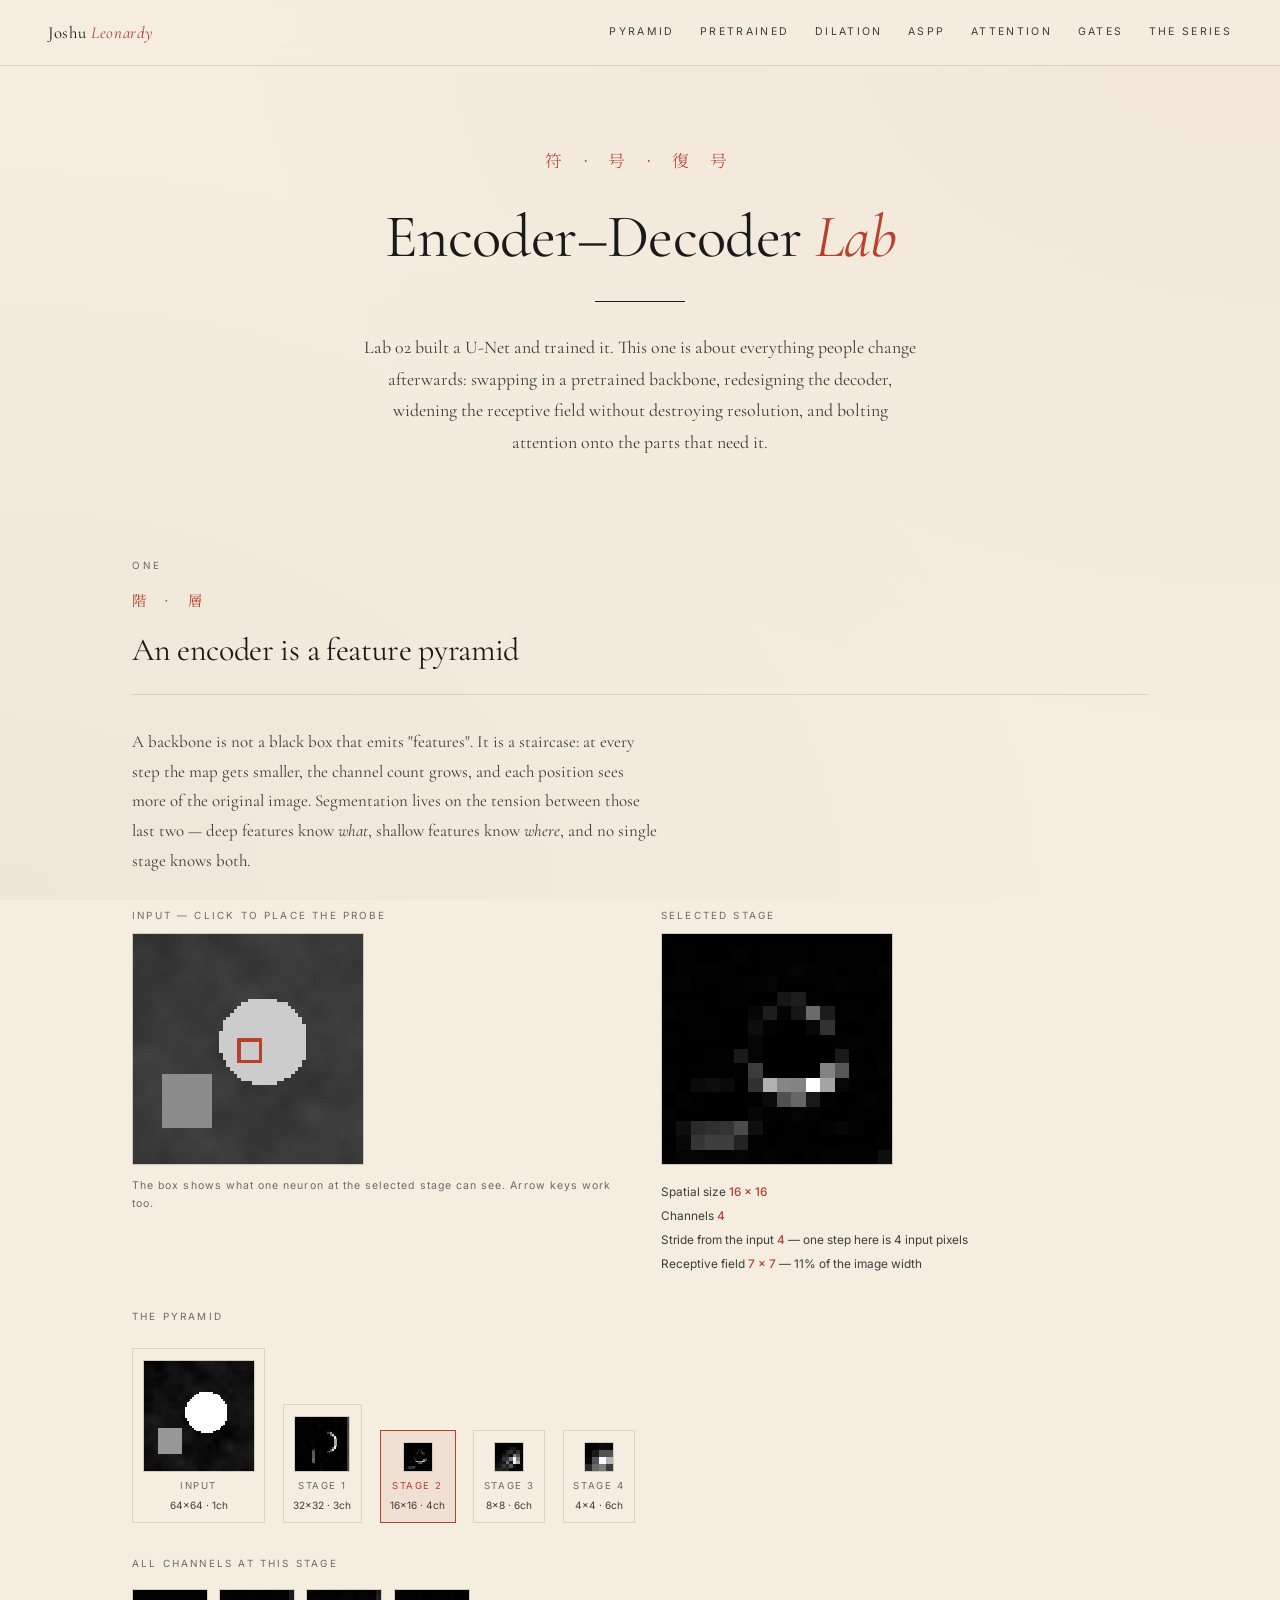
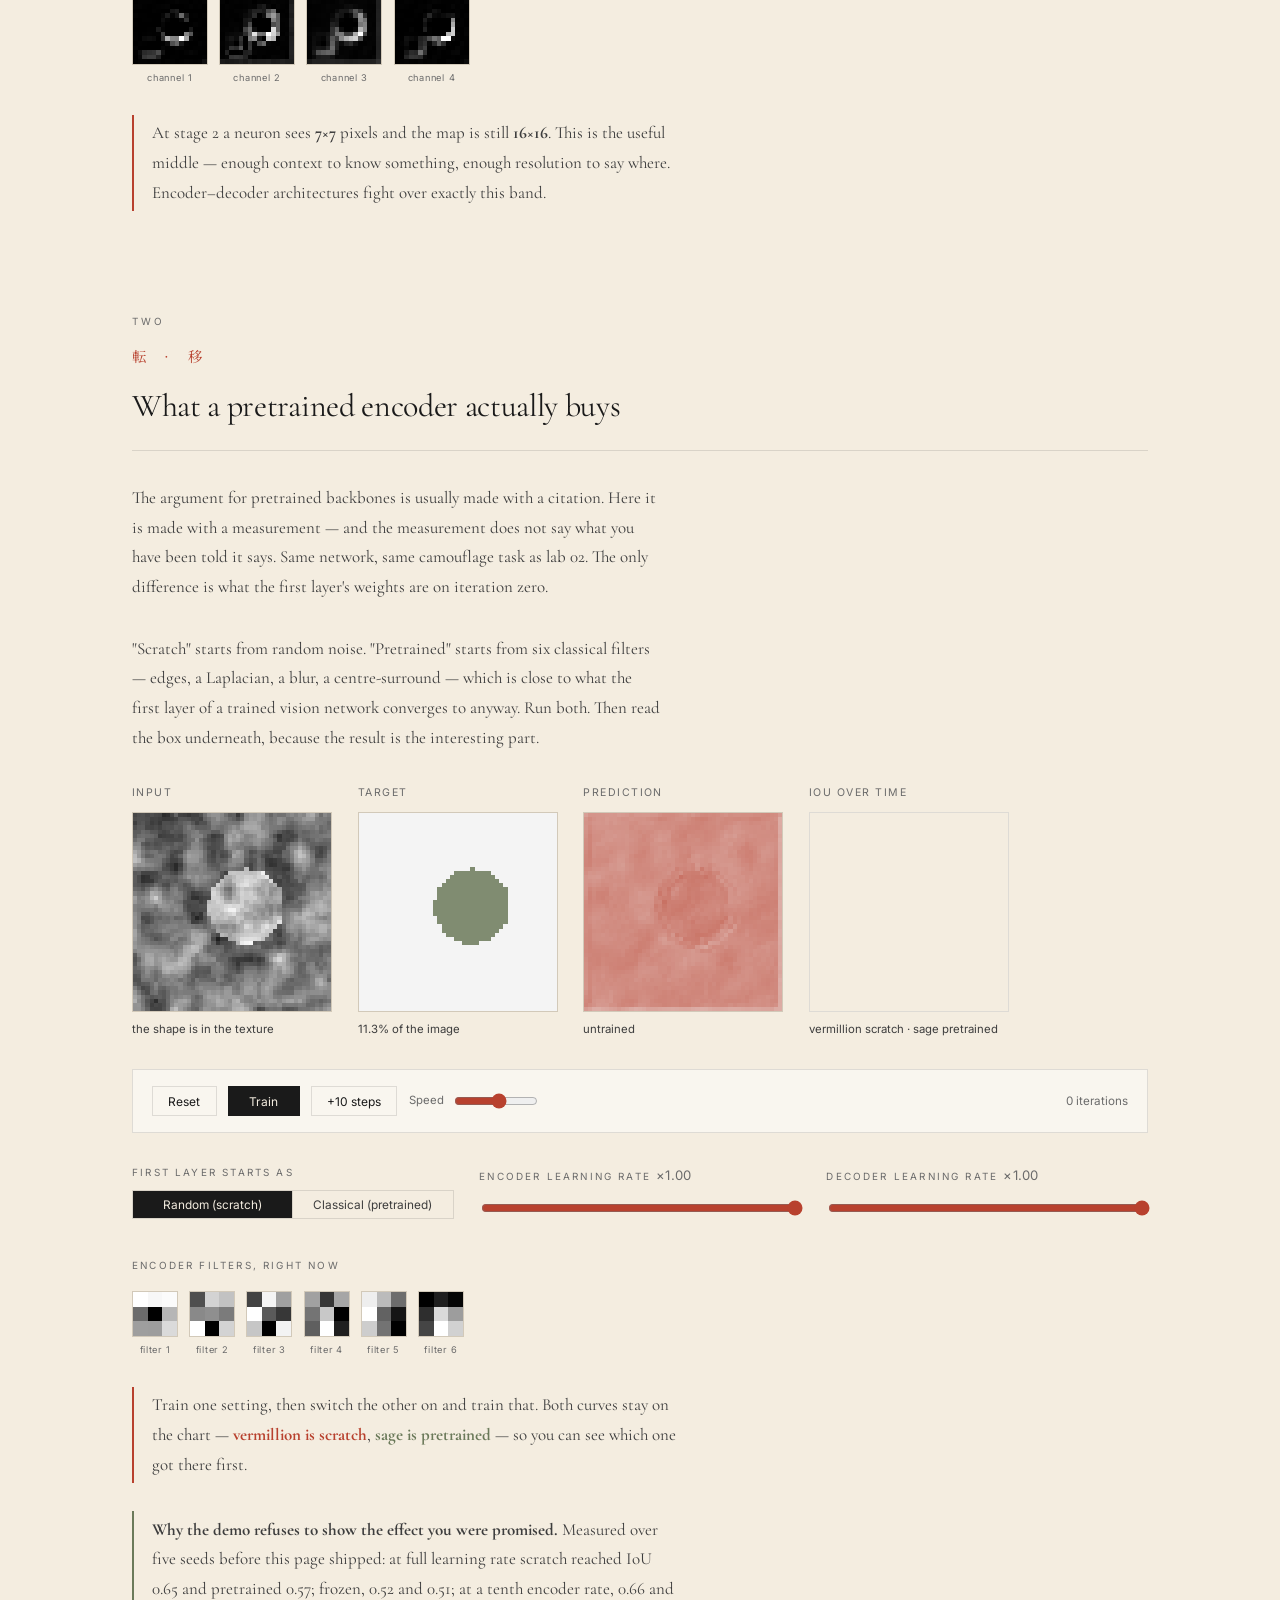
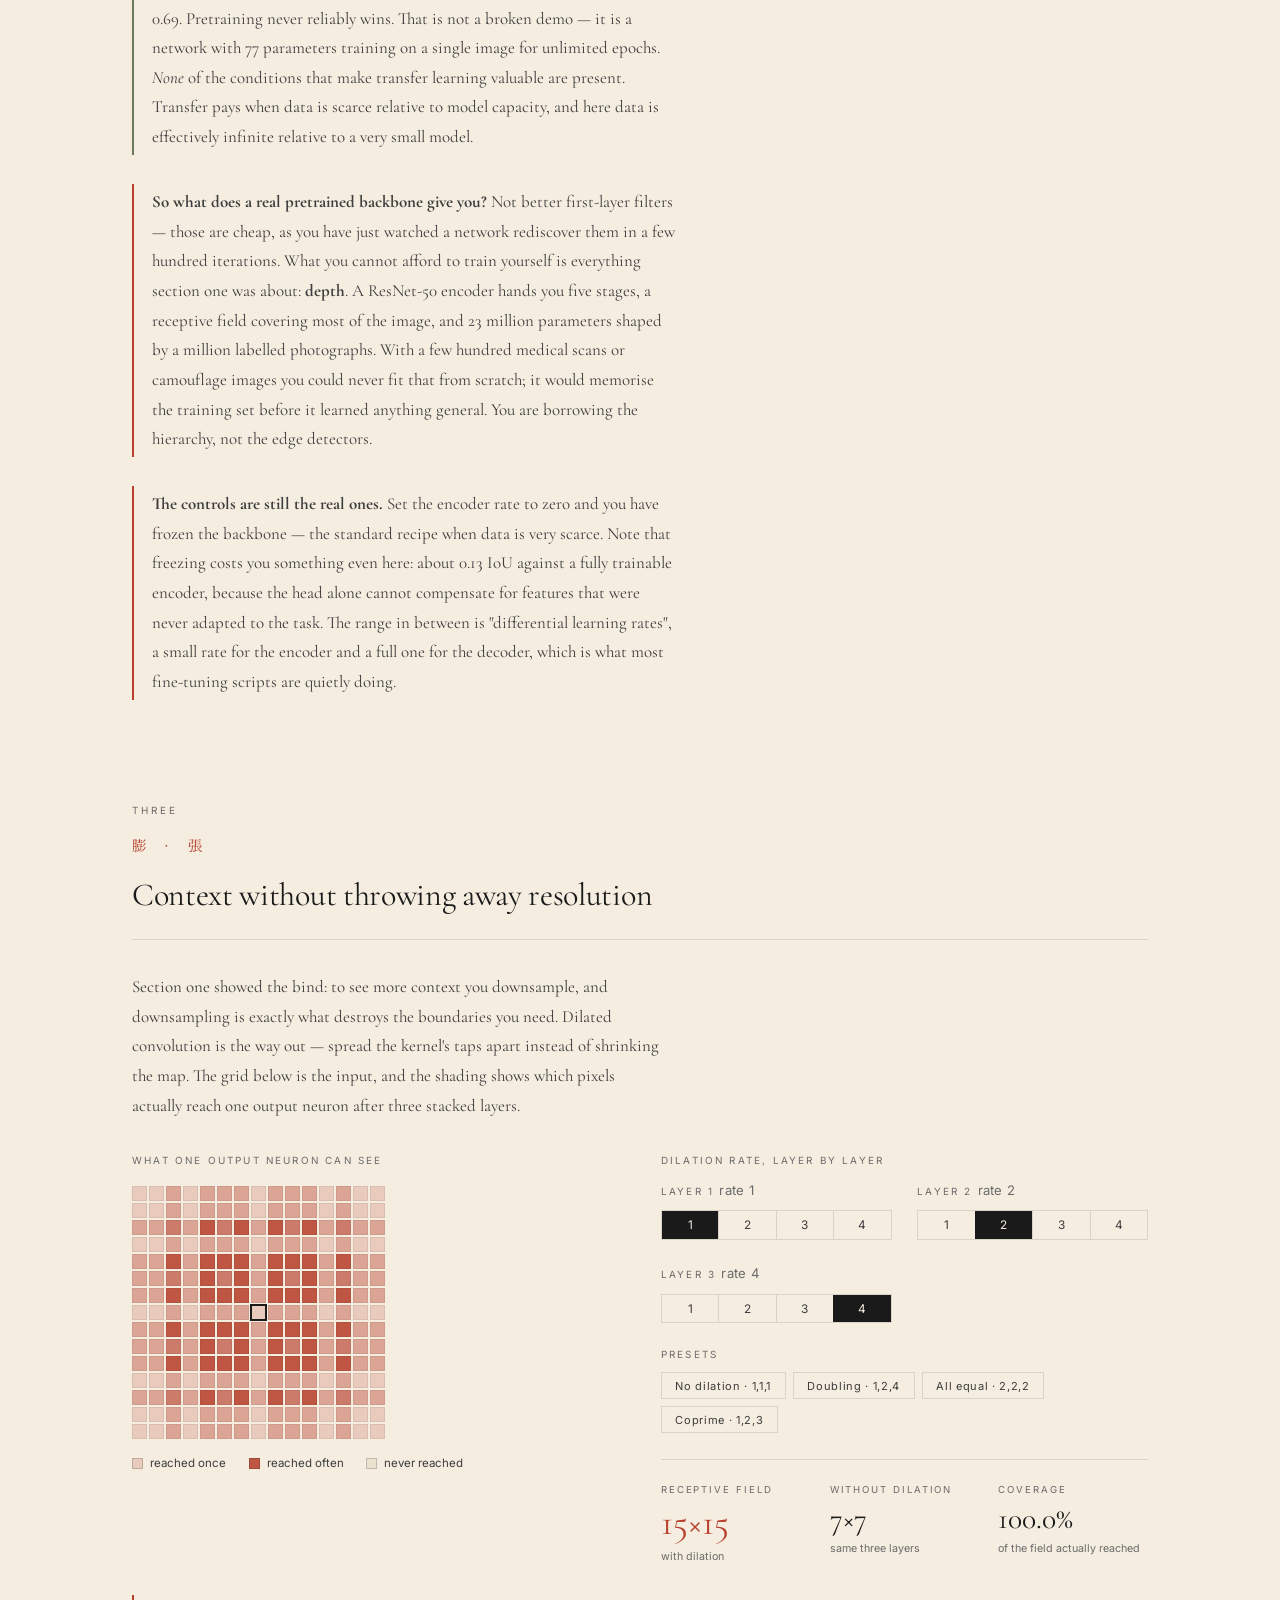
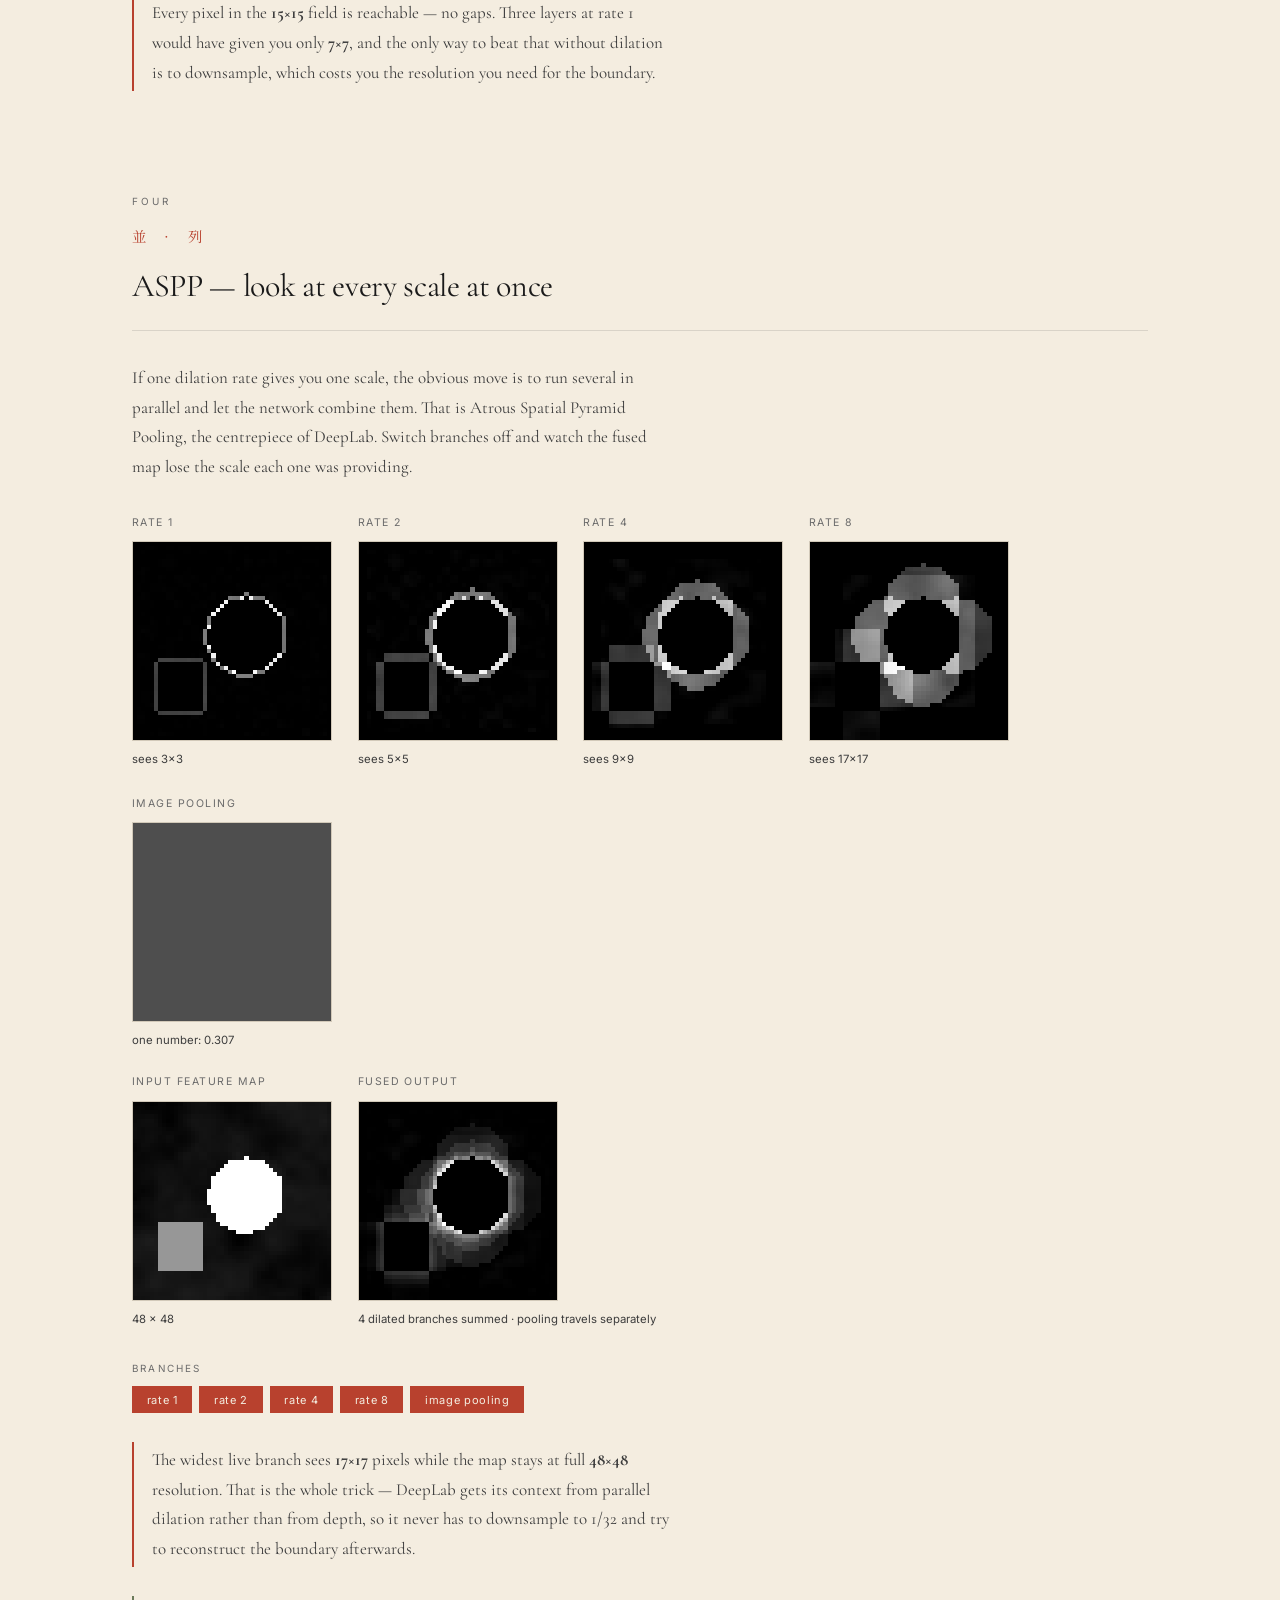
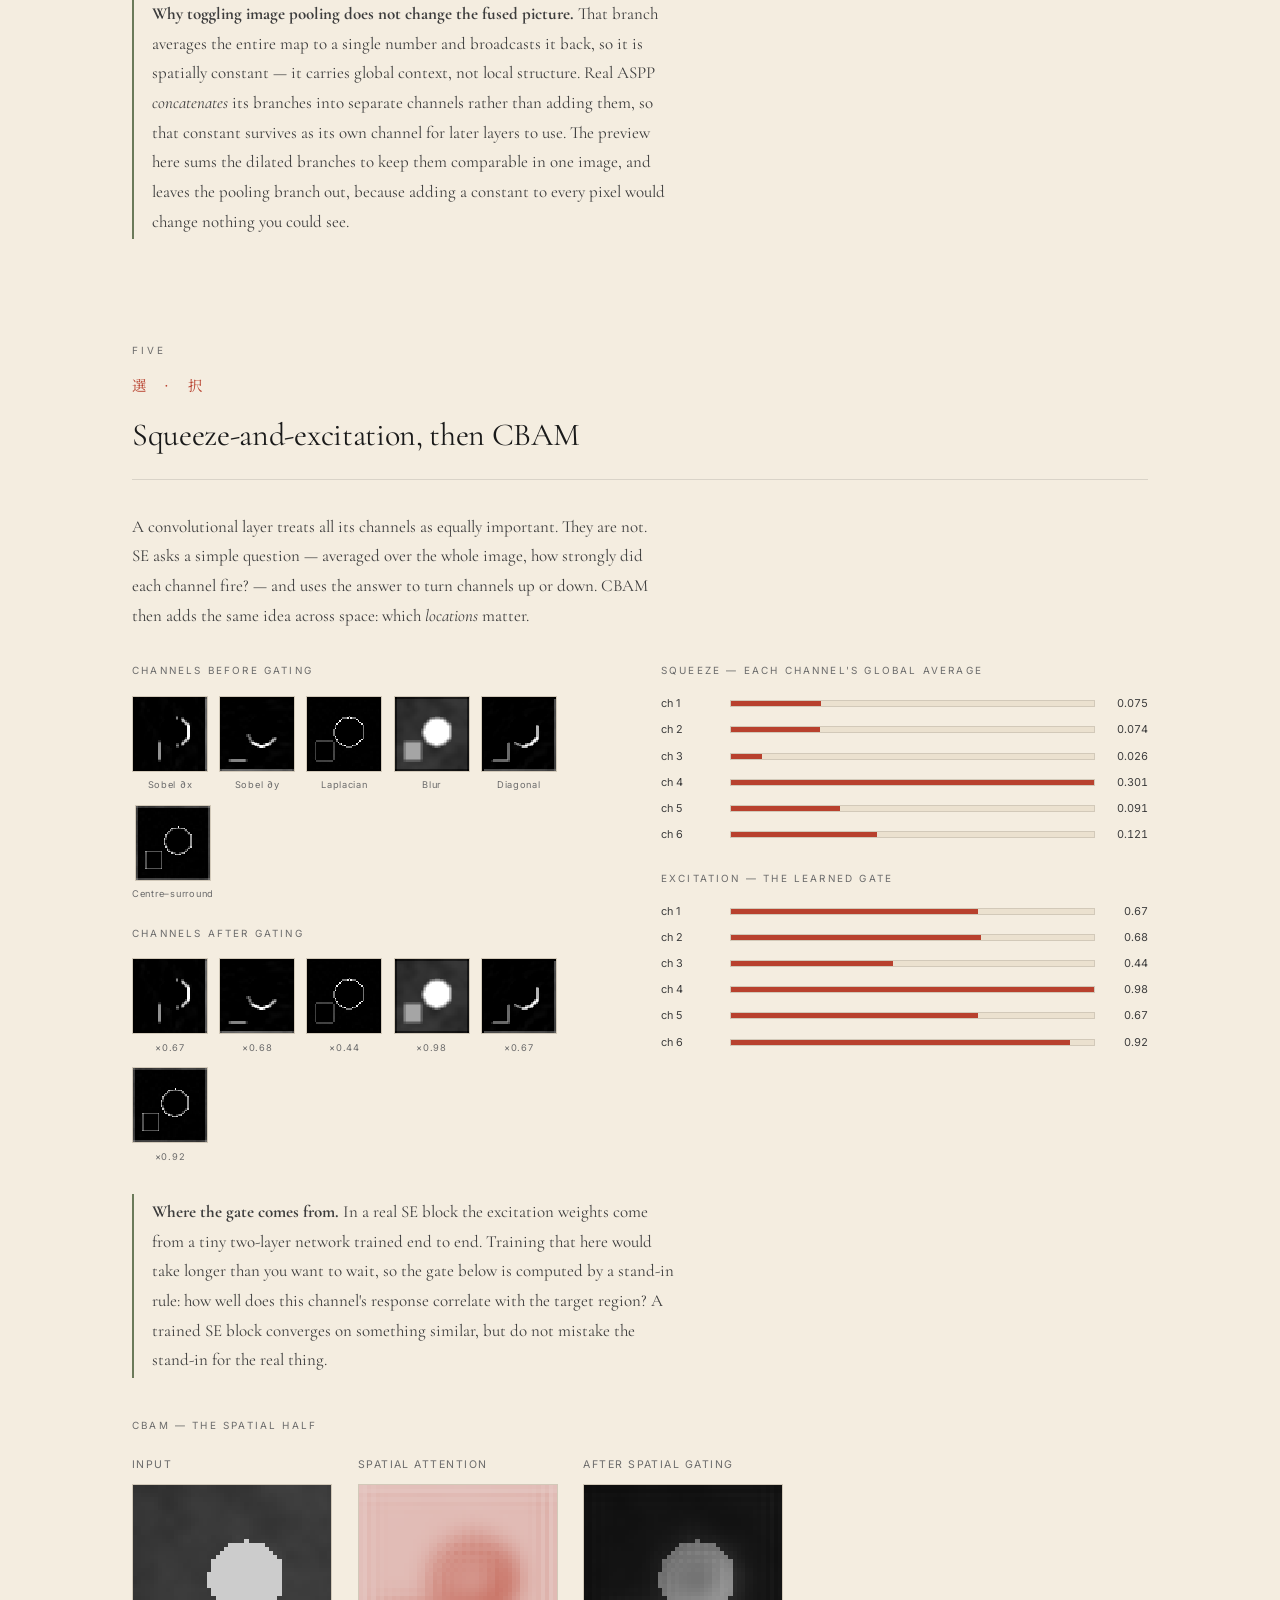
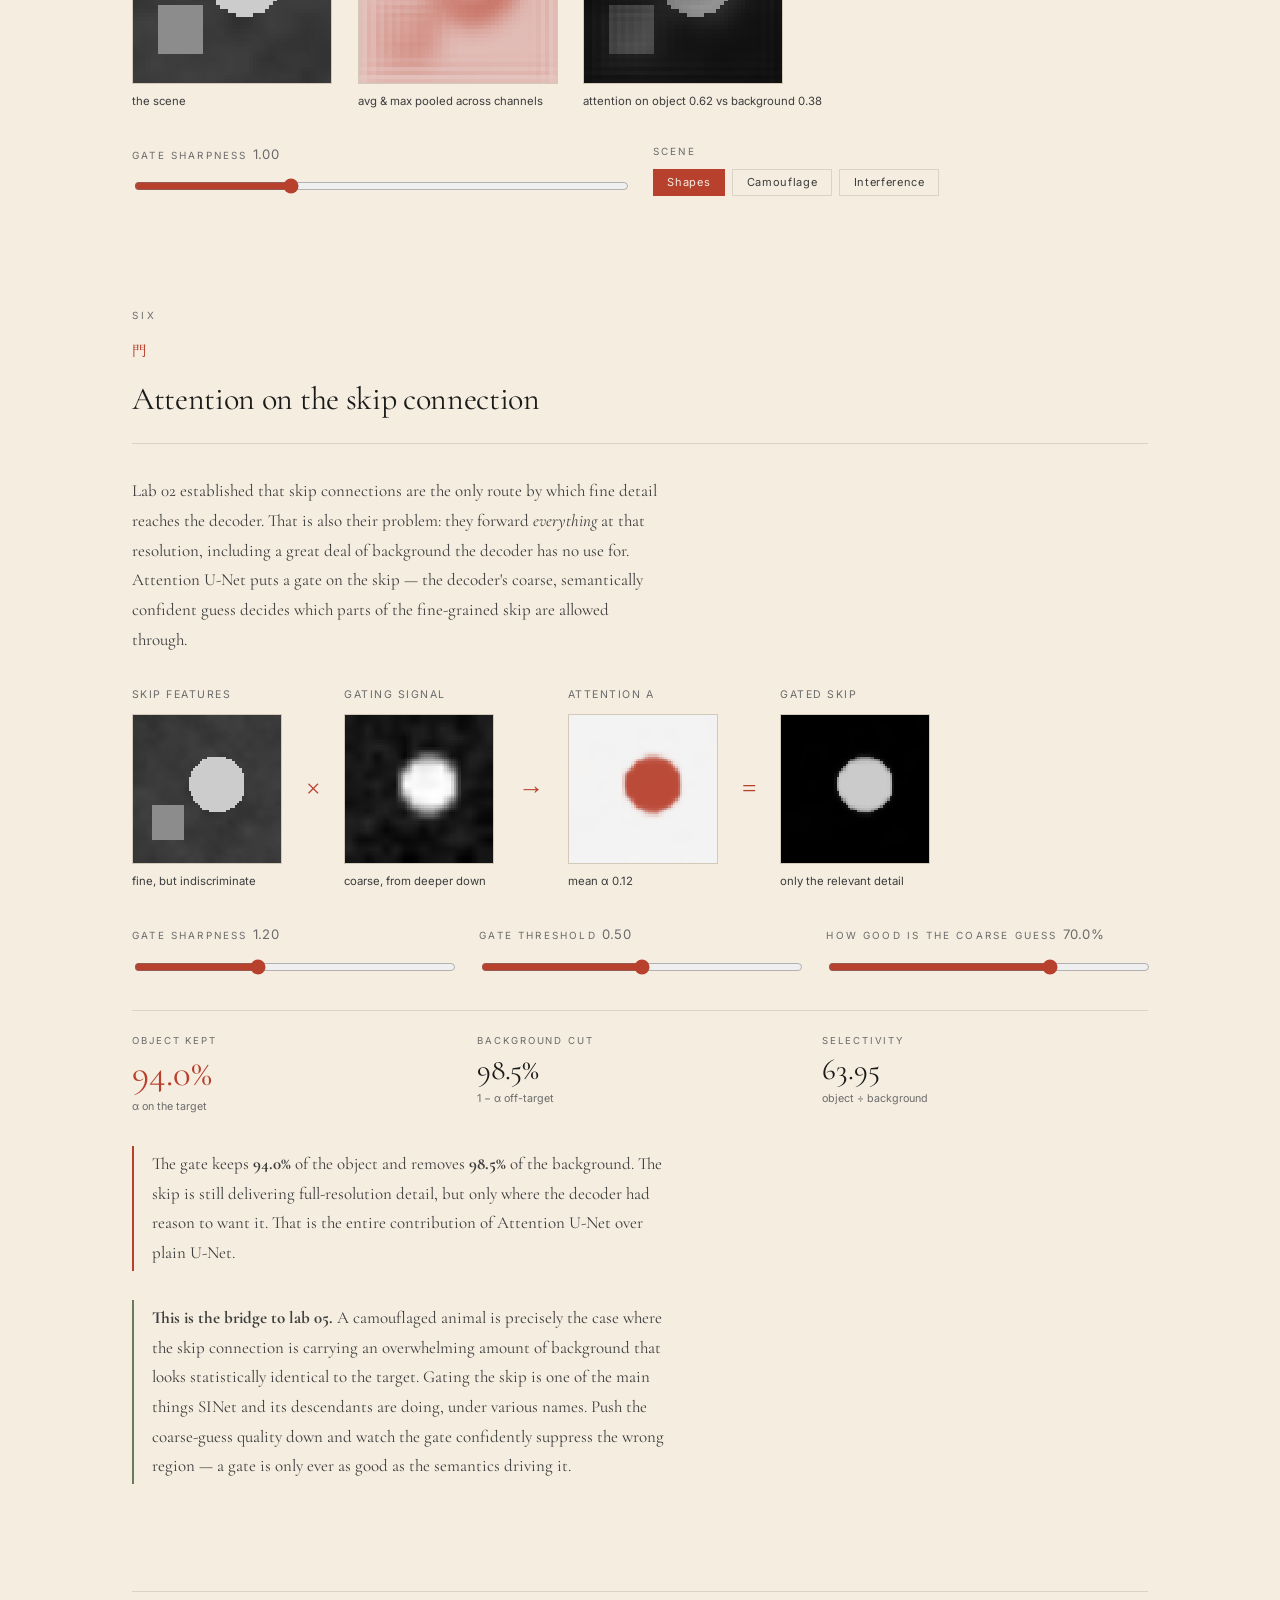
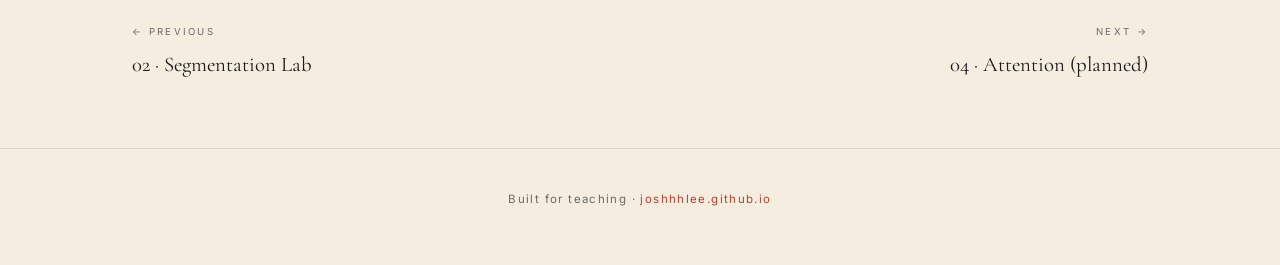
<file: projects/encoder-decoder-lab.html>
<!DOCTYPE html>
<html lang="en">
<head>
<meta charset="UTF-8" />
<meta name="viewport" content="width=device-width, initial-scale=1.0" />
<title>Encoder–Decoder Lab — Joshu Leonardy</title>
<meta name="description" content="An interactive lab on encoder–decoder segmentation networks — feature pyramids, pretrained backbones, dilated convolution, ASPP, squeeze-and-excitation, CBAM, and attention gates on the skip connection." />
<link rel="preconnect" href="https://fonts.googleapis.com">
<link rel="preconnect" href="https://fonts.gstatic.com" crossorigin>
<link href="https://fonts.googleapis.com/css2?family=Cormorant+Garamond:ital,wght@0,300;0,400;0,500;0,600;1,300&family=Noto+Serif+JP:wght@300;400;500;700&family=Inter:wght@300;400;500&display=swap" rel="stylesheet">
<link rel="stylesheet" href="../assets/lab.css">
<style>
  /* ── lab 03 specific ── */
  .pyramid{display:flex;flex-wrap:wrap;gap:1.1rem;align-items:flex-end;margin-top:1.4rem}
  .stage-block{display:flex;flex-direction:column;align-items:center;gap:.5rem;
    border:1px solid var(--line);background:transparent;padding:.7rem .6rem;cursor:pointer;
    transition:border-color .3s var(--ease-soft),background .3s var(--ease-soft)}
  .stage-block:hover{border-color:var(--vermillion)}
  .stage-block[aria-pressed="true"]{border-color:var(--vermillion);background:rgba(184,65,46,.07)}
  .stage-block canvas{display:block;image-rendering:pixelated;border:1px solid var(--line);
    background:var(--paper-dark)}
  .stage-block .st-name{font-family:'Inter',sans-serif;font-size:.6rem;letter-spacing:.16em;
    text-transform:uppercase;color:var(--ink-light)}
  .stage-block[aria-pressed="true"] .st-name{color:var(--vermillion)}
  .stage-block .st-dim{font-family:'Inter',sans-serif;font-size:.63rem;color:var(--ink-soft)}

  .rf-note{font-family:'Inter',sans-serif;font-size:.74rem;color:var(--ink-soft);line-height:2}
  .rf-note b{color:var(--vermillion);font-weight:500}

  .fanout{display:flex;flex-wrap:wrap;gap:.7rem;margin-top:1rem}
  .fanout canvas{width:76px;height:76px;image-rendering:pixelated;display:block;
    border:1px solid var(--line);background:var(--paper-dark)}
  .fanout figure{margin:0;display:flex;flex-direction:column;gap:.35rem;align-items:center}
  .fanout figcaption{font-family:'Inter',sans-serif;font-size:.58rem;letter-spacing:.08em;
    color:var(--ink-light);text-align:center}

  /* receptive-field footprint grid */
  /* at rate 4,4,4 the field is 25 cells wide, so it must be allowed to scroll */
  .foot{display:grid;gap:2px;margin-top:1rem;width:fit-content;max-width:100%;overflow-x:auto}
  .foot div{width:15px;height:15px;border:1px solid rgba(26,26,26,.07);background:var(--paper-dark)}
  .foot div.hit1{background:rgba(184,65,46,.20)}
  .foot div.hit2{background:rgba(184,65,46,.42)}
  .foot div.hit3{background:rgba(184,65,46,.66)}
  .foot div.hit4{background:rgba(184,65,46,.88)}
  .foot div.centre{outline:2px solid var(--ink);outline-offset:-1px}

  .arch{border:1px solid var(--line);background:var(--card);padding:1.4rem 1.5rem;margin-top:1.2rem}
  .arch svg{display:block;width:100%;height:auto;max-width:560px;margin:0 auto}
  .arch-name{font-family:'Cormorant Garamond',serif;font-size:1.5rem;margin:0 0 .3rem}
  .arch-name em{font-style:italic;color:var(--vermillion)}

  .chanbars{display:flex;flex-direction:column;gap:.45rem;margin-top:.9rem}
  .chanbar{display:grid;grid-template-columns:3.6rem 1fr 2.6rem;gap:.7rem;align-items:center;
    font-family:'Inter',sans-serif;font-size:.68rem;color:var(--ink-soft)}
  .chanbar .track{height:7px;background:var(--paper-dark);border:1px solid var(--line);
    position:relative;overflow:hidden}
  .chanbar .fill{position:absolute;inset:0 auto 0 0;background:var(--vermillion);
    transition:width .5s var(--ease-out)}
  .chanbar .num{text-align:right;font-variant-numeric:tabular-nums}

  .gate-row{display:flex;flex-wrap:wrap;gap:1.3rem;align-items:flex-start;margin-top:1.2rem}
  .gate-row .imgblock canvas{width:150px;height:150px}
  .gate-arrow{align-self:center;font-family:serif;font-size:1.6rem;color:var(--vermillion);
    padding:0 .2rem}

  @media(max-width:820px){
    .gate-row .imgblock canvas{width:min(150px,38vw);height:min(150px,38vw)}
    .fanout canvas{width:62px;height:62px}
    .foot div{width:11px;height:11px}
  }
</style>
</head>
<body>

<header class="top-bar">
  <a class="brand" href="../index.html">Joshu <em>Leonardy</em></a>
  <nav class="nav-links">
    <a href="#pyramid">Pyramid</a><a href="#pretrained">Pretrained</a>
    <a href="#dilation">Dilation</a><a href="#aspp">ASPP</a>
    <a href="#se">Attention</a><a href="#gates">Gates</a>
    <a href="labs.html">The Series</a>
  </nav>
</header>

<div class="container">

  <section class="hero">
    <div class="hero-kanji">符 · 号 · 復 号</div>
    <h1>Encoder–Decoder <em>Lab</em></h1>
    <div class="hero-divider"></div>
    <p>
      Lab 02 built a U-Net and trained it. This one is about everything people change afterwards:
      swapping in a pretrained backbone, redesigning the decoder, widening the receptive field
      without destroying resolution, and bolting attention onto the parts that need it.
    </p>
  </section>

  <!-- ════════ 01 PYRAMID ════════ -->
  <section id="pyramid">
    <div class="section-heading reveal">
      <span class="section-num">One</span>
      <div class="section-heading-kanji">階 · 層</div>
      <h2 class="section-heading-text">An encoder is a feature pyramid</h2>
      <div class="section-heading-rule"></div>
    </div>

    <p class="lede reveal d1">
      A backbone is not a black box that emits "features". It is a staircase: at every step the
      map gets smaller, the channel count grows, and each position sees more of the original
      image. Segmentation lives on the tension between those last two — deep features know
      <em>what</em>, shallow features know <em>where</em>, and no single stage knows both.
    </p>

    <div class="stage">
      <div class="panel">
        <span class="label">Input &mdash; click to place the probe</span>
        <canvas id="py-in" class="draggable" width="64" height="64"
                style="width:232px;height:232px;display:block;border:1px solid var(--line);
                       background:var(--paper-dark);image-rendering:pixelated"
                aria-label="Click to move the receptive-field probe"></canvas>
        <p class="drag-hint">
          The box shows what one neuron at the selected stage can see. Arrow keys work too.
        </p>
      </div>
      <div class="panel">
        <span class="label">Selected stage</span>
        <canvas id="py-feat" width="64" height="64"
                style="width:232px;height:232px;display:block;border:1px solid var(--line);
                       background:var(--paper-dark);image-rendering:pixelated"></canvas>
        <div class="rf-note" id="py-stats" style="margin-top:1rem"></div>
      </div>
    </div>

    <span class="label" style="margin-top:2rem">The pyramid</span>
    <div class="pyramid" id="py-stages"></div>

    <span class="label" style="margin-top:2rem">All channels at this stage</span>
    <div class="fanout" id="py-fan"></div>

    <div class="note" id="py-verdict"></div>
  </section>

  <!-- ════════ 02 PRETRAINED ════════ -->
  <section id="pretrained">
    <div class="section-heading reveal">
      <span class="section-num">Two</span>
      <div class="section-heading-kanji">転 · 移</div>
      <h2 class="section-heading-text">What a pretrained encoder actually buys</h2>
      <div class="section-heading-rule"></div>
    </div>

    <p class="lede reveal d1">
      The argument for pretrained backbones is usually made with a citation. Here it is made with
      a measurement &mdash; and the measurement does not say what you have been told it says.
      Same network, same camouflage task as lab 02. The only difference is what the first layer's
      weights are on iteration zero.
    </p>

    <p class="lede reveal d2">
      "Scratch" starts from random noise. "Pretrained" starts from six classical filters &mdash;
      edges, a Laplacian, a blur, a centre-surround &mdash; which is close to what the first layer
      of a trained vision network converges to anyway. Run both. Then read the box underneath,
      because the result is the interesting part.
    </p>

    <div class="cmp">
      <div class="imgblock wide">
        <span class="cap">Input</span>
        <canvas id="pt-x"></canvas>
        <span class="dim">the shape is in the texture</span>
      </div>
      <div class="imgblock wide">
        <span class="cap">Target</span>
        <canvas id="pt-y"></canvas>
        <span class="dim" id="pt-y-dim"></span>
      </div>
      <div class="imgblock wide">
        <span class="cap">Prediction</span>
        <canvas id="pt-p"></canvas>
        <span class="dim" id="pt-p-dim"></span>
      </div>
      <div class="imgblock wide">
        <span class="cap">IoU over time</span>
        <canvas id="pt-curve" width="200" height="200"
                style="image-rendering:auto;background:var(--card)"></canvas>
        <span class="dim">vermillion scratch · sage pretrained</span>
      </div>
    </div>

    <div class="transport">
      <button type="button" id="pt-reset">Reset</button>
      <button type="button" class="play" id="pt-play">Train</button>
      <button type="button" id="pt-step">+10 steps</button>
      <div class="speed">
        <label for="pt-speed">Speed</label>
        <input type="range" id="pt-speed" min="1" max="10" value="6">
      </div>
      <span class="counter" id="pt-counter"></span>
    </div>

    <div class="controls">
      <div>
        <span class="label">First layer starts as</span>
        <div class="seg" id="pt-init"></div>
      </div>
      <div>
        <span class="label">Encoder learning rate <span class="mono" id="pt-enc-val"></span></span>
        <input type="range" id="pt-enc" min="0" max="100" value="100" aria-label="Encoder learning rate">
      </div>
      <div>
        <span class="label">Decoder learning rate <span class="mono" id="pt-dec-val"></span></span>
        <input type="range" id="pt-dec" min="10" max="100" value="100" aria-label="Decoder learning rate">
      </div>
    </div>

    <span class="label" style="margin-top:2rem">Encoder filters, right now</span>
    <div class="fanout" id="pt-filters"></div>

    <div class="note" id="pt-verdict"></div>

    <div class="note" style="border-left-color:var(--sage)">
      <strong>Why the demo refuses to show the effect you were promised.</strong> Measured over
      five seeds before this page shipped: at full learning rate scratch reached IoU 0.65 and
      pretrained 0.57; frozen, 0.52 and 0.51; at a tenth encoder rate, 0.66 and 0.69. Pretraining
      never reliably wins. That is not a broken demo &mdash; it is a network with 77 parameters
      training on a single image for unlimited epochs. <em>None</em> of the conditions that make
      transfer learning valuable are present. Transfer pays when data is scarce relative to model
      capacity, and here data is effectively infinite relative to a very small model.
    </div>

    <div class="note">
      <strong>So what does a real pretrained backbone give you?</strong> Not better first-layer
      filters &mdash; those are cheap, as you have just watched a network rediscover them in a few
      hundred iterations. What you cannot afford to train yourself is everything section one was
      about: <b>depth</b>. A ResNet-50 encoder hands you five stages, a receptive field covering
      most of the image, and 23 million parameters shaped by a million labelled photographs. With
      a few hundred medical scans or camouflage images you could never fit that from scratch; it
      would memorise the training set before it learned anything general. You are borrowing the
      hierarchy, not the edge detectors.
    </div>

    <div class="note">
      <strong>The controls are still the real ones.</strong> Set the encoder rate to zero and you
      have frozen the backbone &mdash; the standard recipe when data is very scarce. Note that
      freezing costs you something even here: about 0.13 IoU against a fully trainable encoder,
      because the head alone cannot compensate for features that were never adapted to the task.
      The range in between is "differential learning rates", a small rate for the encoder and a
      full one for the decoder, which is what most fine-tuning scripts are quietly doing.
    </div>
  </section>

  <!-- ════════ 03 DILATION ════════ -->
  <section id="dilation">
    <div class="section-heading reveal">
      <span class="section-num">Three</span>
      <div class="section-heading-kanji">膨 · 張</div>
      <h2 class="section-heading-text">Context without throwing away resolution</h2>
      <div class="section-heading-rule"></div>
    </div>

    <p class="lede reveal d1">
      Section one showed the bind: to see more context you downsample, and downsampling is exactly
      what destroys the boundaries you need. Dilated convolution is the way out — spread the
      kernel's taps apart instead of shrinking the map. The grid below is the input, and the
      shading shows which pixels actually reach one output neuron after three stacked layers.
    </p>

    <div class="stage">
      <div class="panel">
        <span class="label">What one output neuron can see</span>
        <div class="foot" id="dl-foot"></div>
        <div class="legend" style="margin-top:.9rem">
          <span><i class="sw" style="background:rgba(184,65,46,.20)"></i>reached once</span>
          <span><i class="sw" style="background:rgba(184,65,46,.88)"></i>reached often</span>
          <span><i class="sw" style="background:#ebe1cf"></i>never reached</span>
        </div>
      </div>
      <div class="panel">
        <span class="label">Dilation rate, layer by layer</span>
        <div class="controls" style="margin-top:0">
          <div>
            <span class="label">Layer 1 <span class="mono" id="dl-1-val"></span></span>
            <div class="seg" id="dl-1"></div>
          </div>
          <div>
            <span class="label">Layer 2 <span class="mono" id="dl-2-val"></span></span>
            <div class="seg" id="dl-2"></div>
          </div>
          <div>
            <span class="label">Layer 3 <span class="mono" id="dl-3-val"></span></span>
            <div class="seg" id="dl-3"></div>
          </div>
          <div style="grid-column:1/-1">
            <span class="label">Presets</span>
            <div class="chiprow" id="dl-preset"></div>
          </div>
        </div>
        <div class="scoreboard" id="dl-scores"></div>
      </div>
    </div>

    <div class="note" id="dl-verdict"></div>
  </section>

  <!-- ════════ 04 ASPP ════════ -->
  <section id="aspp">
    <div class="section-heading reveal">
      <span class="section-num">Four</span>
      <div class="section-heading-kanji">並 · 列</div>
      <h2 class="section-heading-text">ASPP — look at every scale at once</h2>
      <div class="section-heading-rule"></div>
    </div>

    <p class="lede reveal d1">
      If one dilation rate gives you one scale, the obvious move is to run several in parallel and
      let the network combine them. That is Atrous Spatial Pyramid Pooling, the centrepiece of
      DeepLab. Switch branches off and watch the fused map lose the scale each one was providing.
    </p>

    <div class="cmp" id="aspp-branches"></div>

    <div class="cmp" style="margin-top:1.4rem">
      <div class="imgblock wide">
        <span class="cap">Input feature map</span>
        <canvas id="ap-in"></canvas>
        <span class="dim">48 × 48</span>
      </div>
      <div class="imgblock wide">
        <span class="cap">Fused output</span>
        <canvas id="ap-out"></canvas>
        <span class="dim" id="ap-out-dim"></span>
      </div>
    </div>

    <div class="controls">
      <div style="grid-column:1/-1">
        <span class="label">Branches</span>
        <div class="chiprow" id="ap-toggles"></div>
      </div>
    </div>

    <div class="note" id="ap-verdict"></div>

    <div class="note" style="border-left-color:var(--sage)">
      <strong>Why toggling image pooling does not change the fused picture.</strong> That branch
      averages the entire map to a single number and broadcasts it back, so it is spatially
      constant &mdash; it carries global context, not local structure. Real ASPP
      <em>concatenates</em> its branches into separate channels rather than adding them, so that
      constant survives as its own channel for later layers to use. The preview here sums the
      dilated branches to keep them comparable in one image, and leaves the pooling branch out,
      because adding a constant to every pixel would change nothing you could see.
    </div>
  </section>

  <!-- ════════ 05 ATTENTION ════════ -->
  <section id="se">
    <div class="section-heading reveal">
      <span class="section-num">Five</span>
      <div class="section-heading-kanji">選 · 択</div>
      <h2 class="section-heading-text">Squeeze-and-excitation, then CBAM</h2>
      <div class="section-heading-rule"></div>
    </div>

    <p class="lede reveal d1">
      A convolutional layer treats all its channels as equally important. They are not. SE asks a
      simple question — averaged over the whole image, how strongly did each channel fire? — and
      uses the answer to turn channels up or down. CBAM then adds the same idea across space:
      which <em>locations</em> matter.
    </p>

    <div class="stage">
      <div class="panel">
        <span class="label">Channels before gating</span>
        <div class="fanout" id="se-before"></div>
        <span class="label" style="margin-top:1.4rem">Channels after gating</span>
        <div class="fanout" id="se-after"></div>
      </div>
      <div class="panel">
        <span class="label">Squeeze &mdash; each channel's global average</span>
        <div class="chanbars" id="se-squeeze"></div>
        <span class="label" style="margin-top:1.6rem">Excitation &mdash; the learned gate</span>
        <div class="chanbars" id="se-excite"></div>
      </div>
    </div>

    <div class="note" style="border-left-color:var(--sage)">
      <strong>Where the gate comes from.</strong> In a real SE block the excitation weights come
      from a tiny two-layer network trained end to end. Training that here would take longer than
      you want to wait, so the gate below is computed by a stand-in rule: how well does this
      channel's response correlate with the target region? A trained SE block converges on
      something similar, but do not mistake the stand-in for the real thing.
    </div>

    <span class="label" style="margin-top:2.4rem">CBAM &mdash; the spatial half</span>
    <div class="cmp">
      <div class="imgblock wide">
        <span class="cap">Input</span>
        <canvas id="cb-in"></canvas>
        <span class="dim">the scene</span>
      </div>
      <div class="imgblock wide">
        <span class="cap">Spatial attention</span>
        <canvas id="cb-map"></canvas>
        <span class="dim">avg &amp; max pooled across channels</span>
      </div>
      <div class="imgblock wide">
        <span class="cap">After spatial gating</span>
        <canvas id="cb-out"></canvas>
        <span class="dim" id="cb-dim"></span>
      </div>
    </div>

    <div class="controls">
      <div>
        <span class="label">Gate sharpness <span class="mono" id="cb-k-val"></span></span>
        <input type="range" id="cb-k" min="1" max="30" value="10" aria-label="Gate sharpness">
      </div>
      <div>
        <span class="label">Scene</span>
        <div class="chiprow" id="se-scene"></div>
      </div>
    </div>
  </section>

  <!-- ════════ 06 GATES ════════ -->
  <section id="gates">
    <div class="section-heading reveal">
      <span class="section-num">Six</span>
      <div class="section-heading-kanji">門</div>
      <h2 class="section-heading-text">Attention on the skip connection</h2>
      <div class="section-heading-rule"></div>
    </div>

    <p class="lede reveal d1">
      Lab 02 established that skip connections are the only route by which fine detail reaches the
      decoder. That is also their problem: they forward <em>everything</em> at that resolution,
      including a great deal of background the decoder has no use for. Attention U-Net puts a gate
      on the skip — the decoder's coarse, semantically confident guess decides which parts of the
      fine-grained skip are allowed through.
    </p>

    <div class="gate-row">
      <div class="imgblock">
        <span class="cap">Skip features</span>
        <canvas id="ag-skip"></canvas>
        <span class="dim">fine, but indiscriminate</span>
      </div>
      <span class="gate-arrow">×</span>
      <div class="imgblock">
        <span class="cap">Gating signal</span>
        <canvas id="ag-gate"></canvas>
        <span class="dim">coarse, from deeper down</span>
      </div>
      <span class="gate-arrow">→</span>
      <div class="imgblock">
        <span class="cap">Attention α</span>
        <canvas id="ag-alpha"></canvas>
        <span class="dim" id="ag-alpha-dim"></span>
      </div>
      <span class="gate-arrow">=</span>
      <div class="imgblock">
        <span class="cap">Gated skip</span>
        <canvas id="ag-out"></canvas>
        <span class="dim">only the relevant detail</span>
      </div>
    </div>

    <div class="controls">
      <div>
        <span class="label">Gate sharpness <span class="mono" id="ag-k-val"></span></span>
        <input type="range" id="ag-k" min="1" max="30" value="12" aria-label="Gate sharpness">
      </div>
      <div>
        <span class="label">Gate threshold <span class="mono" id="ag-t-val"></span></span>
        <input type="range" id="ag-t" min="10" max="90" value="50" aria-label="Gate threshold">
      </div>
      <div>
        <span class="label">How good is the coarse guess <span class="mono" id="ag-q-val"></span></span>
        <input type="range" id="ag-q" min="0" max="100" value="70" aria-label="How good is the coarse guess">
      </div>
    </div>

    <div class="scoreboard" id="ag-scores"></div>

    <div class="note" id="ag-verdict"></div>

    <div class="note" style="border-left-color:var(--sage)">
      <strong>This is the bridge to lab 05.</strong> A camouflaged animal is precisely the case
      where the skip connection is carrying an overwhelming amount of background that looks
      statistically identical to the target. Gating the skip is one of the main things SINet and
      its descendants are doing, under various names. Push the coarse-guess quality down and watch
      the gate confidently suppress the wrong region — a gate is only ever as good as the
      semantics driving it.
    </div>
  </section>

  <!-- ════════ PAGER ════════ -->
  <nav class="lab-pager">
    <a href="segmentation-lab.html" class="prev">
      <span class="pager-dir">← Previous</span>
      <span class="pager-title">02 · Segmentation Lab</span>
    </a>
    <a href="labs.html" class="next">
      <span class="pager-dir">Next →</span>
      <span class="pager-title">04 · Attention (planned)</span>
    </a>
  </nav>

</div>

<footer class="lab-footer">
  <div class="container">
    <p>Built for teaching · <a href="../index.html">joshhhlee.github.io</a></p>
  </div>
</footer>

<script src="../assets/lab.js"></script>
<script>
/* ═══════════ shared to this lab ═══════════ */
const EPSL = 1e-6;

/** Normalise any array to 0-255 for display. */
function norm255(a) {
  let lo = Infinity, hi = -Infinity;
  for (let i = 0; i < a.length; i++) { if (a[i] < lo) lo = a[i]; if (a[i] > hi) hi = a[i]; }
  const span = hi - lo < EPSL ? 1 : hi - lo;
  const o = new Float32Array(a.length);
  for (let i = 0; i < a.length; i++) o[i] = ((a[i] - lo) / span) * 255;
  return o;
}

/** 3x3 convolution with a dilation rate, zero padding, 'same' size. */
function convDil(src, n, kern, rate) {
  const out = new Float32Array(n * n), r = rate || 1;
  for (let y = 0; y < n; y++) for (let x = 0; x < n; x++) {
    let s = 0;
    for (let a = 0; a < 3; a++) for (let b = 0; b < 3; b++) {
      const yy = y + (a - 1) * r, xx = x + (b - 1) * r;
      if (yy < 0 || xx < 0 || yy >= n || xx >= n) continue;
      s += src[yy * n + xx] * kern[a * 3 + b];
    }
    out[y * n + x] = s;
  }
  return out;
}
const relu = a => { const o = new Float32Array(a.length); for (let i = 0; i < a.length; i++) o[i] = a[i] > 0 ? a[i] : 0; return o; };
const halve = (src, n) => {
  const m = n >> 1, o = new Float32Array(m * m);
  for (let y = 0; y < m; y++) for (let x = 0; x < m; x++) {
    o[y * m + x] = (src[2 * y * n + 2 * x] + src[2 * y * n + 2 * x + 1] +
                    src[(2 * y + 1) * n + 2 * x] + src[(2 * y + 1) * n + 2 * x + 1]) / 4;
  }
  return o;
};
const bilinUp = (src, n, s) => {
  const N = n * s, o = new Float32Array(N * N);
  for (let y = 0; y < N; y++) for (let x = 0; x < N; x++) {
    const fx = (x + 0.5) / s - 0.5, fy = (y + 0.5) / s - 0.5;
    const x0 = clamp(Math.floor(fx), 0, n - 1), y0 = clamp(Math.floor(fy), 0, n - 1);
    const x1 = clamp(x0 + 1, 0, n - 1), y1 = clamp(y0 + 1, 0, n - 1);
    const ax = clamp(fx - x0, 0, 1), ay = clamp(fy - y0, 0, 1);
    o[y * N + x] = src[y0 * n + x0] * (1 - ax) * (1 - ay) + src[y0 * n + x1] * ax * (1 - ay) +
                   src[y1 * n + x0] * (1 - ax) * ay + src[y1 * n + x1] * ax * ay;
  }
  return o;
};

/* The six filters used as the "pretrained" initialisation. These are the classical
   operators, and they are very close to what layer one of a trained network converges to. */
const CLASSIC = [
  { name: 'Sobel ∂x',      k: [1, 0, -1, 2, 0, -2, 1, 0, -1] },
  { name: 'Sobel ∂y',      k: [1, 2, 1, 0, 0, 0, -1, -2, -1] },
  { name: 'Laplacian',     k: [0, 1, 0, 1, -4, 1, 0, 1, 0] },
  { name: 'Blur',          k: [1 / 9, 1 / 9, 1 / 9, 1 / 9, 1 / 9, 1 / 9, 1 / 9, 1 / 9, 1 / 9] },
  { name: 'Diagonal',      k: [2, 1, 0, 1, 0, -1, 0, -1, -2] },
  { name: 'Centre–surround', k: [-1, -1, -1, -1, 8, -1, -1, -1, -1] }
];

/** A shape hidden in texture — the same scene family as lab 02. */
function scene(n, kind, contrast) {
  const a = new Float32Array(n * n);
  const cx = n * 0.56, cy = n * 0.46, rad = n * 0.19;
  const mask = new Float32Array(n * n);
  for (let y = 0; y < n; y++) for (let x = 0; x < n; x++) {
    const k = y * n + x;
    const inside = Math.hypot(x - cx, y - cy) < rad;
    mask[k] = inside ? 1 : 0;
    let v;
    if (kind === 'camo') {
      v = inside ? fbm(x * 0.22, y * 0.22, 31, 4) + contrast : fbm(x * 0.2, y * 0.2, 5, 4);
    } else if (kind === 'shapes') {
      v = 0.18 + 0.1 * fbm(x * 0.12, y * 0.12, 3, 3);
      if (inside) v = 0.8;
      if (x > n * 0.12 && x < n * 0.34 && y > n * 0.6 && y < n * 0.84) v = 0.55;
    } else {
      v = 0.5 + 0.45 * Math.sin(x * 0.55) * Math.cos(y * 0.5);
      if (inside) v = 1 - v;
    }
    a[k] = clamp(v, 0, 1);
  }
  return { img: a, mask };
}

/* ═══════════ 01 — feature pyramid ═══════════ */
const PY = { n: 64, stage: 2, px: 32, py: 32, maps: [], sizes: [], rf: [], jump: [] };

function pyBuild() {
  const n = PY.n;
  const sc = scene(n, 'shapes', 0.3);
  PY.input = sc.img;
  PY.maps = []; PY.sizes = []; PY.rf = []; PY.jump = [];

  // stage 0 is the image itself
  let cur = [PY.input];
  let size = n, rf = 1, jump = 1;
  PY.maps.push(cur); PY.sizes.push(size); PY.rf.push(rf); PY.jump.push(jump);

  // four stages of (conv 3x3 -> relu -> halve), channels 2,4,6,6
  const widths = [3, 4, 6, 6];
  for (let s = 0; s < 4; s++) {
    // a 3x3 conv widens the receptive field by 2 * current jump
    rf = rf + 2 * jump;
    const next = [];
    for (let c = 0; c < widths[s]; c++) {
      const kern = CLASSIC[(c + s) % CLASSIC.length].k;
      // sum the responses of every incoming channel, as a real conv layer does
      const acc = new Float32Array(size * size);
      for (const m of cur) {
        const r = convDil(m, size, kern, 1);
        for (let i = 0; i < acc.length; i++) acc[i] += r[i] / cur.length;
      }
      next.push(relu(acc));
    }
    // then pooling halves the map and doubles the stride between neighbouring neurons
    const pooled = next.map(m => halve(m, size));
    size = size >> 1; jump = jump * 2;
    cur = pooled;
    PY.maps.push(cur); PY.sizes.push(size); PY.rf.push(rf); PY.jump.push(jump);
  }
}

function pyRender() {
  const s = PY.stage, size = PY.sizes[s], maps = PY.maps[s];

  // input with the receptive-field box for a neuron at the probe position
  const n = PY.n, ctx = document.getElementById('py-in').getContext('2d');
  const can = document.getElementById('py-in');
  can.width = n; can.height = n;
  const img = ctx.createImageData(n, n);
  for (let i = 0; i < n * n; i++) {
    const v = clamp(PY.input[i] * 255, 0, 255);
    img.data[i * 4] = img.data[i * 4 + 1] = img.data[i * 4 + 2] = v;
    img.data[i * 4 + 3] = 255;
  }
  const rf = PY.rf[s], half = (rf - 1) / 2;
  const cxp = clamp(Math.round(PY.px), 0, n - 1), cyp = clamp(Math.round(PY.py), 0, n - 1);
  for (let y = 0; y < n; y++) for (let x = 0; x < n; x++) {
    const onEdge =
      (Math.abs(x - cxp) <= half && Math.abs(y - cyp) <= half) &&
      (Math.abs(x - cxp) === Math.round(half) || Math.abs(y - cyp) === Math.round(half));
    if (!onEdge) continue;
    const i = y * n + x;
    img.data[i * 4] = 184; img.data[i * 4 + 1] = 65; img.data[i * 4 + 2] = 46;
  }
  ctx.putImageData(img, 0, 0);

  paint(document.getElementById('py-feat'), norm255(maps[0]), size);

  // the pyramid strip
  const strip = document.getElementById('py-stages');
  strip.innerHTML = '';
  PY.sizes.forEach((sz, i) => {
    const b = document.createElement('button');
    b.type = 'button'; b.className = 'stage-block';
    b.setAttribute('aria-pressed', String(i === PY.stage));
    const c = document.createElement('canvas');
    const disp = Math.max(30, Math.round(112 * sz / PY.n));
    c.style.width = disp + 'px'; c.style.height = disp + 'px';
    b.appendChild(c);
    const nm = document.createElement('span');
    nm.className = 'st-name'; nm.textContent = i === 0 ? 'input' : 'stage ' + i;
    const dm = document.createElement('span');
    dm.className = 'st-dim';
    dm.textContent = sz + '×' + sz + ' · ' + PY.maps[i].length + 'ch';
    b.appendChild(nm); b.appendChild(dm);
    b.addEventListener('click', () => { PY.stage = i; pyRender(); });
    strip.appendChild(b);
    paint(c, norm255(PY.maps[i][0]), sz);
  });

  // every channel at this stage
  const fan = document.getElementById('py-fan');
  fan.innerHTML = '';
  maps.forEach((m, c) => {
    const fig = document.createElement('figure');
    const cv = document.createElement('canvas');
    const cap = document.createElement('figcaption');
    cap.textContent = s === 0 ? 'the image' : 'channel ' + (c + 1);
    fig.appendChild(cv); fig.appendChild(cap); fan.appendChild(fig);
    paint(cv, norm255(m), size);
  });

  const cover = Math.min(100, (rf / PY.n) * 100);
  document.getElementById('py-stats').innerHTML =
    `Spatial size <b>${size} × ${size}</b><br>` +
    `Channels <b>${maps.length}</b><br>` +
    `Stride from the input <b>${PY.jump[s]}</b> &mdash; one step here is ${PY.jump[s]} input pixels<br>` +
    `Receptive field <b>${rf} × ${rf}</b> &mdash; ${cover.toFixed(0)}% of the image width`;

  const v = document.getElementById('py-verdict');
  if (s === 0) {
    v.innerHTML = `The input: perfect resolution, no semantics at all. Every pixel knows only its
      own brightness. Walk up the pyramid and watch the trade begin.`;
  } else if (s <= 2) {
    v.innerHTML = `At stage ${s} a neuron sees <b>${rf}×${rf}</b> pixels and the map is still
      <b>${size}×${size}</b>. This is the useful middle — enough context to know something,
      enough resolution to say where. Encoder–decoder architectures fight over exactly this band.`;
  } else {
    v.innerHTML = `At stage ${s} a neuron sees <b>${rf}×${rf}</b> pixels — ${cover.toFixed(0)}% of
      the image — but the map has collapsed to <b>${size}×${size}</b>. It knows what is in the
      picture and has almost no idea where. Upsampling this alone gives you the blur from lab 02;
      the skip connections exist to repair precisely this loss.`;
  }
}

/* ═══════════ 02 — pretrained vs scratch ═══════════ */
const PT = {
  N: 48, C: 6, lr: 0.03, contrast: 0.28, init: 'scratch',
  encLr: 1, decLr: 1, iter: 0, playing: false, raf: null,
  hist: { scratch: [], pretrained: [] }
};

function ptInit(keepHist) {
  const N = PT.N, C = PT.C;
  const sc = scene(N, 'camo', PT.contrast);
  PT.x = sc.img; PT.y = sc.mask;
  PT.W1 = new Float32Array(C * 9); PT.b1 = new Float32Array(C);
  PT.W2 = new Float32Array(C * 9); PT.b2 = new Float32Array(1);

  if (PT.init === 'pretrained') {
    for (let c = 0; c < C; c++) {
      const k = CLASSIC[c % CLASSIC.length].k;
      // scaled to a comparable magnitude to the random init, so the comparison is fair
      let norm = 0; for (const w of k) norm += w * w;
      norm = Math.sqrt(norm) || 1;
      for (let i = 0; i < 9; i++) PT.W1[c * 9 + i] = k[i] / norm * 0.9;
    }
  } else {
    const std = Math.sqrt(2 / 9);
    for (let i = 0; i < C * 9; i++) PT.W1[i] = (Math.random() * 2 - 1) * std * 1.73;
  }
  const std2 = Math.sqrt(2 / (C * 9));
  for (let i = 0; i < C * 9; i++) PT.W2[i] = (Math.random() * 2 - 1) * std2 * 1.73;

  PT.m = { W1: new Float32Array(C * 9), b1: new Float32Array(C), W2: new Float32Array(C * 9), b2: new Float32Array(1) };
  PT.v = { W1: new Float32Array(C * 9), b1: new Float32Array(C), W2: new Float32Array(C * 9), b2: new Float32Array(1) };
  PT.iter = 0;
  if (!keepHist) PT.hist = { scratch: [], pretrained: [] };
  else PT.hist[PT.init] = [];
}

function ptForward() {
  const N = PT.N, C = PT.C, n = N * N;
  const hpre = new Float32Array(C * n), h = new Float32Array(C * n);
  for (let c = 0; c < C; c++) for (let y = 0; y < N; y++) for (let x = 0; x < N; x++) {
    let s = PT.b1[c];
    for (let a = 0; a < 3; a++) for (let b = 0; b < 3; b++) {
      const yy = y + a - 1, xx = x + b - 1;
      if (yy < 0 || xx < 0 || yy >= N || xx >= N) continue;
      s += PT.W1[c * 9 + a * 3 + b] * PT.x[yy * N + xx];
    }
    hpre[c * n + y * N + x] = s;
    h[c * n + y * N + x] = s > 0 ? s : 0;
  }
  const p = new Float32Array(n);
  for (let y = 0; y < N; y++) for (let x = 0; x < N; x++) {
    let s = PT.b2[0];
    for (let c = 0; c < C; c++) for (let a = 0; a < 3; a++) for (let b = 0; b < 3; b++) {
      const yy = y + a - 1, xx = x + b - 1;
      if (yy < 0 || xx < 0 || yy >= N || xx >= N) continue;
      s += PT.W2[c * 9 + a * 3 + b] * h[c * n + yy * N + xx];
    }
    p[y * N + x] = 1 / (1 + Math.exp(-s));
  }
  return { hpre, h, p };
}

function ptStep() {
  const N = PT.N, C = PT.C, n = N * N;
  const { hpre, h, p } = ptForward();

  // cross-entropy plus Dice, the combination lab 02 measured as the sensible default
  const dz = new Float32Array(n);
  let A = 0, B = 0;
  for (let k = 0; k < n; k++) { A += p[k] * PT.y[k]; B += p[k] + PT.y[k]; }
  const den = B + EPSL, num = 2 * A + EPSL;
  for (let k = 0; k < n; k++) {
    const pk = clamp(p[k], EPSL, 1 - EPSL);
    dz[k] = (pk - PT.y[k]) / n + ((num - 2 * PT.y[k] * den) / (den * den)) * p[k] * (1 - p[k]);
  }

  const dW1 = new Float32Array(C * 9), db1 = new Float32Array(C);
  const dW2 = new Float32Array(C * 9), db2 = new Float32Array(1);
  const dh = new Float32Array(C * n);
  for (let y = 0; y < N; y++) for (let x = 0; x < N; x++) {
    const d = dz[y * N + x];
    if (!d) continue;
    db2[0] += d;
    for (let c = 0; c < C; c++) for (let a = 0; a < 3; a++) for (let b = 0; b < 3; b++) {
      const yy = y + a - 1, xx = x + b - 1;
      if (yy < 0 || xx < 0 || yy >= N || xx >= N) continue;
      dW2[c * 9 + a * 3 + b] += d * h[c * n + yy * N + xx];
      dh[c * n + yy * N + xx] += d * PT.W2[c * 9 + a * 3 + b];
    }
  }
  for (let c = 0; c < C; c++) for (let y = 0; y < N; y++) for (let x = 0; x < N; x++) {
    const idx = c * n + y * N + x;
    const d = hpre[idx] > 0 ? dh[idx] : 0;
    if (!d) continue;
    db1[c] += d;
    for (let a = 0; a < 3; a++) for (let b = 0; b < 3; b++) {
      const yy = y + a - 1, xx = x + b - 1;
      if (yy < 0 || xx < 0 || yy >= N || xx >= N) continue;
      dW1[c * 9 + a * 3 + b] += d * PT.x[yy * N + xx];
    }
  }

  PT.iter++;
  const t = PT.iter, b1 = 0.9, b2 = 0.999, eps = 1e-8;
  const upd = (name, arr, grad, scale) => {
    if (scale === 0) return;                      // a frozen encoder simply skips its update
    const m = PT.m[name], v = PT.v[name];
    for (let i = 0; i < arr.length; i++) {
      m[i] = b1 * m[i] + (1 - b1) * grad[i];
      v[i] = b2 * v[i] + (1 - b2) * grad[i] * grad[i];
      const mh = m[i] / (1 - Math.pow(b1, t)), vh = v[i] / (1 - Math.pow(b2, t));
      arr[i] -= PT.lr * scale * mh / (Math.sqrt(vh) + eps);
    }
  };
  upd('W1', PT.W1, dW1, PT.encLr); upd('b1', PT.b1, db1, PT.encLr);
  upd('W2', PT.W2, dW2, PT.decLr); upd('b2', PT.b2, db2, PT.decLr);

  let inter = 0, uni = 0;
  for (let k = 0; k < n; k++) {
    const pb = p[k] > 0.5 ? 1 : 0;
    if (pb && PT.y[k]) inter++;
    if (pb || PT.y[k]) uni++;
  }
  const iou = uni ? inter / uni : 0;
  PT.hist[PT.init].push(iou);
  if (PT.hist[PT.init].length > 600) PT.hist[PT.init].shift();
  return { p, iou };
}

function ptCurve() {
  const can = document.getElementById('pt-curve'), ctx = can.getContext('2d');
  const W = can.width, H = can.height;
  ctx.clearRect(0, 0, W, H);
  ctx.fillStyle = '#f4ede0'; ctx.fillRect(0, 0, W, H);
  const maxLen = Math.max(PT.hist.scratch.length, PT.hist.pretrained.length, 2);
  const draw = (arr, color) => {
    if (arr.length < 2) return;
    ctx.beginPath(); ctx.strokeStyle = color; ctx.lineWidth = 1.8;
    arr.forEach((v, i) => {
      const x = (i / (maxLen - 1)) * (W - 8) + 4;
      const y = H - 6 - v * (H - 14);
      i ? ctx.lineTo(x, y) : ctx.moveTo(x, y);
    });
    ctx.stroke();
  };
  draw(PT.hist.scratch, '#b8412e');
  draw(PT.hist.pretrained, '#6b7a5a');
}

function ptRender(res) {
  const N = PT.N;
  const xi = new Float32Array(N * N);
  for (let k = 0; k < N * N; k++) xi[k] = PT.x[k] * 255;
  paint(document.getElementById('pt-x'), xi, N);
  paintMask(document.getElementById('pt-y'), PT.y, N, [107, 122, 90], null, 0.85);
  const p = res ? res.p : ptForward().p;
  paintMask(document.getElementById('pt-p'), p, N, [184, 65, 46], null, 0.9);

  let frac = 0; for (let k = 0; k < N * N; k++) frac += PT.y[k];
  document.getElementById('pt-y-dim').textContent = pct(frac / (N * N)) + ' of the image';
  const hist = PT.hist[PT.init];
  const last = hist.length ? hist[hist.length - 1] : 0;
  document.getElementById('pt-p-dim').textContent = hist.length ? 'IoU ' + f3(last) : 'untrained';
  document.getElementById('pt-counter').textContent = PT.iter + ' iterations';
  document.getElementById('pt-enc-val').textContent = '×' + f2(PT.encLr);
  document.getElementById('pt-dec-val').textContent = '×' + f2(PT.decLr);

  // the encoder's filters as they stand
  const fan = document.getElementById('pt-filters');
  fan.innerHTML = '';
  for (let c = 0; c < PT.C; c++) {
    const fig = document.createElement('figure');
    const cv = document.createElement('canvas');
    cv.style.width = '46px'; cv.style.height = '46px';
    const cap = document.createElement('figcaption');
    cap.textContent = PT.init === 'pretrained' && PT.iter === 0
      ? CLASSIC[c % CLASSIC.length].name : 'filter ' + (c + 1);
    fig.appendChild(cv); fig.appendChild(cap); fan.appendChild(fig);
    paint(cv, norm255(PT.W1.slice(c * 9, c * 9 + 9)), 3);
  }
  ptCurve();

  const bestS = PT.hist.scratch.length ? Math.max(...PT.hist.scratch) : 0;
  const bestP = PT.hist.pretrained.length ? Math.max(...PT.hist.pretrained) : 0;
  const v = document.getElementById('pt-verdict');
  if (!PT.hist.scratch.length || !PT.hist.pretrained.length) {
    v.innerHTML = `Train one setting, then switch the other on and train that. Both curves stay on
      the chart — <b style="color:#b8412e">vermillion is scratch</b>,
      <b style="color:#6b7a5a">sage is pretrained</b> — so you can see which one got there first.`;
  } else {
    const diff = bestP - bestS;
    const lead = Math.abs(diff) < 0.06
      ? `Within noise of each other`
      : diff > 0 ? `Pretrained ahead by <b>${f3(diff)}</b>` : `Scratch ahead by <b>${f3(-diff)}</b>`;
    v.innerHTML = `Scratch reached IoU <b>${f3(bestS)}</b>, pretrained <b>${f3(bestP)}</b>.
      ${lead} — and across repeated runs offline, neither init reliably wins here. That is the
      honest result, and it is worth more than the slogan it contradicts.`;
  }
}

function ptLoop() {
  const speed = Number(document.getElementById('pt-speed').value);
  let res;
  for (let i = 0; i < Math.max(1, Math.round(speed * 0.8)); i++) res = ptStep();
  ptRender(res);
  if (PT.playing) PT.raf = requestAnimationFrame(ptLoop);
}
function ptPlay(on) {
  PT.playing = on;
  document.getElementById('pt-play').textContent = on ? 'Pause' : 'Train';
  if (on) PT.raf = requestAnimationFrame(ptLoop);
  else if (PT.raf) { cancelAnimationFrame(PT.raf); PT.raf = null; }
}

/* ═══════════ 03 — dilation and the receptive field ═══════════ */
const DL = { rates: [1, 2, 4] };

/** Which input offsets reach one output neuron through three stacked dilated 3x3 layers. */
function dlFootprint(rates) {
  let counts = new Map([['0,0', 1]]);
  for (const r of rates) {
    const next = new Map();
    for (const [key, w] of counts) {
      const [px, py] = key.split(',').map(Number);
      for (let a = -1; a <= 1; a++) for (let b = -1; b <= 1; b++) {
        const k = (px + b * r) + ',' + (py + a * r);
        next.set(k, (next.get(k) || 0) + w);
      }
    }
    counts = next;
  }
  return counts;
}

function dlRender() {
  const counts = dlFootprint(DL.rates);
  let ext = 0;
  for (const key of counts.keys()) {
    const [x, y] = key.split(',').map(Number);
    ext = Math.max(ext, Math.abs(x), Math.abs(y));
  }
  const size = ext * 2 + 1;
  let maxW = 0;
  for (const w of counts.values()) maxW = Math.max(maxW, w);

  const el = document.getElementById('dl-foot');
  el.style.gridTemplateColumns = `repeat(${size}, 15px)`;
  el.innerHTML = '';
  let reached = 0;
  for (let y = -ext; y <= ext; y++) for (let x = -ext; x <= ext; x++) {
    const d = document.createElement('div');
    const w = counts.get(x + ',' + y) || 0;
    if (w > 0) {
      reached++;
      const q = w / maxW;
      d.className = q > 0.6 ? 'hit4' : q > 0.35 ? 'hit3' : q > 0.15 ? 'hit2' : 'hit1';
    }
    if (x === 0 && y === 0) d.className += ' centre';
    d.title = w ? w + ' paths' : 'never reached';
    el.appendChild(d);
  }

  const total = size * size;
  const naiveRf = 1 + 2 * DL.rates.length;   // the same three layers, all at rate 1
  document.getElementById('dl-scores').innerHTML =
    score('Receptive field', size + '×' + size, 'with dilation', true) +
    score('Without dilation', naiveRf + '×' + naiveRf, 'same three layers') +
    score('Coverage', pct(reached / total), 'of the field actually reached');

  DL.rates.forEach((r, i) => {
    const el2 = document.getElementById('dl-' + (i + 1) + '-val');
    if (el2) el2.textContent = 'rate ' + r;
  });

  const v = document.getElementById('dl-verdict');
  const gaps = total - reached;
  if (gaps === 0) {
    v.innerHTML = `Every pixel in the <b>${size}×${size}</b> field is reachable — no gaps. Three
      layers at rate 1 would have given you only <b>${naiveRf}×${naiveRf}</b>, and the only way to
      beat that without dilation is to downsample, which costs you the resolution you need for the
      boundary.`;
  } else {
    v.innerHTML = `The field is <b>${size}×${size}</b>, but <b>${gaps}</b> of its
      ${total} positions are <b>never reached by any path</b>. This is the
      <b>gridding artifact</b>: stacking layers that share a common factor in their dilation rates
      leaves holes in the sampling lattice, and features that fall in a hole are invisible to this
      neuron no matter how it is trained. Try the 1, 2, 3 preset — coprime rates close the gaps.`;
  }
}

/* ═══════════ 04 — ASPP ═══════════ */
const AP = { n: 48, rates: [1, 2, 4, 8], on: [true, true, true, true], pool: true };

function apRender() {
  const n = AP.n;
  const sc = scene(n, 'shapes', 0.3);
  const src = sc.img;
  const kern = CLASSIC[2].k;   // Laplacian: responds to structure at whatever scale it is dilated to

  const holder = document.getElementById('aspp-branches');
  holder.innerHTML = '';
  const fused = new Float32Array(n * n);
  let live = 0;

  AP.rates.forEach((r, i) => {
    const out = relu(convDil(src, n, kern, r));
    const block = document.createElement('div');
    block.className = 'imgblock wide';
    const cap = document.createElement('span');
    cap.className = 'cap'; cap.textContent = 'rate ' + r;
    const cv = document.createElement('canvas');
    const dim = document.createElement('span');
    dim.className = 'dim';
    dim.textContent = AP.on[i] ? 'sees ' + (1 + 2 * r) + '×' + (1 + 2 * r) : 'off';
    block.appendChild(cap); block.appendChild(cv); block.appendChild(dim);
    block.style.opacity = AP.on[i] ? '1' : '0.32';
    holder.appendChild(block);
    paint(cv, norm255(out), n);
    if (AP.on[i]) {
      live++;
      for (let k = 0; k < n * n; k++) fused[k] += out[k];
    }
  });

  // the image-level branch: a single global average, broadcast back over the map
  if (AP.pool) {
    let mean = 0; for (let k = 0; k < n * n; k++) mean += src[k];
    mean /= n * n;
    const block = document.createElement('div');
    block.className = 'imgblock wide';
    const cap = document.createElement('span');
    cap.className = 'cap'; cap.textContent = 'image pooling';
    const cv = document.createElement('canvas');
    const dim = document.createElement('span');
    dim.className = 'dim'; dim.textContent = 'global context';
    block.appendChild(cap); block.appendChild(cv); block.appendChild(dim);
    holder.appendChild(block);
    const flat = new Float32Array(n * n).fill(mean * 255);
    paint(cv, flat, n);
    dim.textContent = 'one number: ' + f3(mean);
    /* Deliberately not summed into the fused preview. ASPP *concatenates* its branches, and
       this one is spatially constant — adding it would shift every pixel equally and then
       vanish under normalisation, making the toggle look broken. It travels as its own
       channel instead, which is what the note below explains. */
  }

  paint(document.getElementById('ap-in'), norm255(src), n);
  paint(document.getElementById('ap-out'), norm255(fused), n);
  document.getElementById('ap-out-dim').textContent =
    live === 0 ? 'no dilated branches live'
      : live + ' dilated branch' + (live === 1 ? '' : 'es') + ' summed' +
        (AP.pool ? ' · pooling travels separately' : '');

  const maxRate = AP.rates.filter((r, i) => AP.on[i]).reduce((a, b) => Math.max(a, b), 0);
  const v = document.getElementById('ap-verdict');
  if (live === 0) {
    v.innerHTML = `Every branch is off, so there is nothing to fuse. ASPP with no branches is just
      an identity function with extra steps.`;
  } else if (maxRate >= 8) {
    v.innerHTML = `The widest live branch sees <b>${1 + 2 * maxRate}×${1 + 2 * maxRate}</b> pixels
      while the map stays at full <b>${n}×${n}</b> resolution. That is the whole trick — DeepLab
      gets its context from parallel dilation rather than from depth, so it never has to
      downsample to 1/32 and try to reconstruct the boundary afterwards.`;
  } else {
    v.innerHTML = `With only the small rates alive, the fused map responds to fine structure and
      misses anything larger than <b>${1 + 2 * maxRate}</b> pixels across. Switch rate 8 back on
      and watch the large-scale structure reappear.`;
  }
}

/* ═══════════ 05 — SE and CBAM ═══════════ */
const SE = { n: 48, scene: 'shapes', k: 1.0, chans: [], gates: [] };

function seBuild() {
  const n = SE.n;
  const sc = scene(n, SE.scene, 0.3);
  SE.src = sc.img; SE.mask = sc.mask;
  SE.chans = CLASSIC.map(f => relu(convDil(sc.img, n, f.k, 1)));

  // squeeze: each channel's global average
  SE.squeeze = SE.chans.map(c => {
    let s = 0; for (let i = 0; i < c.length; i++) s += c[i];
    return s / c.length;
  });
  // excitation stand-in: how well does this channel line up with the target region?
  SE.gates = SE.chans.map(c => {
    let inside = 0, ni = 0, outside = 0, no = 0;
    for (let i = 0; i < c.length; i++) {
      if (SE.mask[i]) { inside += c[i]; ni++; } else { outside += c[i]; no++; }
    }
    const mi = ni ? inside / ni : 0, mo = no ? outside / no : 0;
    return 1 / (1 + Math.exp(-(mi - mo) * 8));   // sigmoid, as a real SE gate uses
  });

  /* CBAM's spatial descriptor: pool across channels with both average and max, then blur —
     a stand-in for the 7x7 convolution. None of this depends on the sharpness slider, so it
     is computed once per scene rather than on every drag of the control. */
  const nn = n * n;
  const comb = new Float32Array(nn);
  for (let k = 0; k < nn; k++) {
    let s = 0, m = -Infinity;
    for (const c of SE.chans) { s += c[k]; if (c[k] > m) m = c[k]; }
    comb[k] = s / SE.chans.length + m;
  }
  let blurred = comb;
  for (let pass = 0; pass < 3; pass++) blurred = convDil(blurred, n, CLASSIC[3].k, 2);
  let lo = Infinity, hi = -Infinity;
  for (let k = 0; k < nn; k++) { if (blurred[k] < lo) lo = blurred[k]; if (blurred[k] > hi) hi = blurred[k]; }
  const spanv = hi - lo < EPSL ? 1 : hi - lo;
  SE.pooled = new Float32Array(nn);
  for (let k = 0; k < nn; k++) SE.pooled[k] = (blurred[k] - lo) / spanv;
}

function seRender() {
  const n = SE.n;
  const before = document.getElementById('se-before');
  const after = document.getElementById('se-after');
  before.innerHTML = ''; after.innerHTML = '';

  SE.chans.forEach((c, i) => {
    const mk = (parent, data, label) => {
      const fig = document.createElement('figure');
      const cv = document.createElement('canvas');
      const cap = document.createElement('figcaption');
      cap.textContent = label;
      fig.appendChild(cv); fig.appendChild(cap); parent.appendChild(fig);
      paint(cv, norm255(data), n);
    };
    mk(before, c, CLASSIC[i].name);
    const g = SE.gates[i];
    const scaled = new Float32Array(c.length);
    for (let k = 0; k < c.length; k++) scaled[k] = c[k] * g;
    mk(after, scaled, '×' + f2(g));
  });

  const bars = (el, vals, fmtv) => {
    const mx = Math.max(...vals.map(Math.abs), EPSL);
    document.getElementById(el).innerHTML = vals.map((v, i) =>
      `<div class="chanbar"><span>ch ${i + 1}</span>
        <span class="track"><span class="fill" style="width:${(Math.abs(v) / mx * 100).toFixed(1)}%"></span></span>
        <span class="num">${fmtv(v)}</span></div>`).join('');
  };
  bars('se-squeeze', SE.squeeze, f3);
  bars('se-excite', SE.gates, f2);

  // ── CBAM spatial half ──
  // SE.pooled was built once per scene; only this sigmoid depends on the sharpness slider
  const att = new Float32Array(n * n);
  for (let k = 0; k < n * n; k++) {
    att[k] = 1 / (1 + Math.exp(-(SE.pooled[k] - 0.5) * SE.k * 2));
  }

  const xi = new Float32Array(n * n);
  for (let k = 0; k < n * n; k++) xi[k] = SE.src[k] * 255;
  paint(document.getElementById('cb-in'), xi, n);
  paintMask(document.getElementById('cb-map'), att, n, [184, 65, 46], null, 0.95);
  const gated = new Float32Array(n * n);
  for (let k = 0; k < n * n; k++) gated[k] = SE.src[k] * att[k] * 255;
  paint(document.getElementById('cb-out'), gated, n);

  let inAtt = 0, ni = 0, outAtt = 0, no = 0;
  for (let k = 0; k < n * n; k++) {
    if (SE.mask[k]) { inAtt += att[k]; ni++; } else { outAtt += att[k]; no++; }
  }
  document.getElementById('cb-dim').textContent =
    'attention on object ' + f2(ni ? inAtt / ni : 0) + ' vs background ' + f2(no ? outAtt / no : 0);
  document.getElementById('cb-k-val').textContent = f2(SE.k);
}

/* ═══════════ 06 — attention gates on the skip ═══════════ */
const AG = { n: 64, k: 1.2, thresh: 0.5, quality: 0.7 };

/* The scene and its noise field never change, so they are generated once. */
function agBuildScene() {
  const n = AG.n;
  const sc = scene(n, 'shapes', 0.3);
  AG.skip = sc.img; AG.mask = sc.mask;
  AG.noise = new Float32Array(n * n);
  for (let k = 0; k < n * n; k++) {
    AG.noise[k] = fbm((k % n) * 0.3, Math.floor(k / n) * 0.3, 17, 3);
  }
  agBuildGate();
}

/* The gating signal is the decoder's coarse idea of where the object is: the true mask,
   degraded to `quality`, then shrunk and re-expanded the way a deep feature map would be.
   Only the quality slider changes this, so the two sharpness controls do not pay for it. */
function agBuildGate() {
  const n = AG.n;
  const coarse = new Float32Array(n * n);
  for (let k = 0; k < n * n; k++) {
    coarse[k] = AG.quality * AG.mask[k] + (1 - AG.quality) * AG.noise[k];
  }
  let g = halve(halve(coarse, n), n / 2);       // down to n/4, as a deeper stage would be
  g = bilinUp(g, n / 4, 4);                      // and back up, as the gate does before applying
  let lo = Infinity, hi = -Infinity;
  for (let k = 0; k < n * n; k++) { if (g[k] < lo) lo = g[k]; if (g[k] > hi) hi = g[k]; }
  const spanv = hi - lo < EPSL ? 1 : hi - lo;
  AG.g = g;
  AG.z = new Float32Array(n * n);
  for (let k = 0; k < n * n; k++) AG.z[k] = (g[k] - lo) / spanv;
}

function agRender() {
  const n = AG.n;
  const skip = AG.skip, mask = AG.mask, g = AG.g;

  const alpha = new Float32Array(n * n);
  for (let k = 0; k < n * n; k++) {
    alpha[k] = 1 / (1 + Math.exp(-(AG.z[k] - AG.thresh) * AG.k * 10));
  }

  const si = new Float32Array(n * n);
  for (let k = 0; k < n * n; k++) si[k] = skip[k] * 255;
  paint(document.getElementById('ag-skip'), si, n);
  paint(document.getElementById('ag-gate'), norm255(g), n);
  paintMask(document.getElementById('ag-alpha'), alpha, n, [184, 65, 46], null, 0.95);
  const out = new Float32Array(n * n);
  for (let k = 0; k < n * n; k++) out[k] = skip[k] * alpha[k] * 255;
  paint(document.getElementById('ag-out'), out, n);

  let ai = 0, ni = 0, ao = 0, no = 0;
  for (let k = 0; k < n * n; k++) {
    if (mask[k]) { ai += alpha[k]; ni++; } else { ao += alpha[k]; no++; }
  }
  const onObj = ni ? ai / ni : 0, onBg = no ? ao / no : 0;
  // how much background the gate removed, and how much object it kept
  const kept = onObj, suppressed = 1 - onBg;

  document.getElementById('ag-alpha-dim').textContent = 'mean α ' + f2((ai + ao) / (n * n));
  document.getElementById('ag-k-val').textContent = f2(AG.k);
  document.getElementById('ag-t-val').textContent = f2(AG.thresh);
  document.getElementById('ag-q-val').textContent = pct(AG.quality);
  document.getElementById('ag-scores').innerHTML =
    score('Object kept', pct(kept), 'α on the target', true) +
    score('Background cut', pct(suppressed), '1 − α off-target') +
    score('Selectivity', f2(onBg > 0.001 ? onObj / onBg : 0), 'object ÷ background');

  const v = document.getElementById('ag-verdict');
  if (AG.quality < 0.3) {
    v.innerHTML = `The coarse guess is mostly noise, and the gate is faithfully passing through
      whatever that noise happens to favour — keeping <b>${pct(kept)}</b> of the object while
      cutting <b>${pct(suppressed)}</b> of the background. An attention gate does not find the
      object. It <em>amplifies a decision already made deeper in the network</em>, and it amplifies
      a bad decision just as willingly as a good one.`;
  } else if (kept > 0.7 && suppressed > 0.5) {
    v.innerHTML = `The gate keeps <b>${pct(kept)}</b> of the object and removes
      <b>${pct(suppressed)}</b> of the background. The skip is still delivering full-resolution
      detail, but only where the decoder had reason to want it. That is the entire contribution of
      Attention U-Net over plain U-Net.`;
  } else {
    v.innerHTML = `Keeping <b>${pct(kept)}</b> of the object, cutting <b>${pct(suppressed)}</b> of
      the background. Push the threshold up and the gate gets stricter — cleaner background, but
      it starts eating the object's edges, which for a camouflaged target is exactly the part you
      could least afford to lose.`;
  }
}

/* ═══════════ boot ═══════════ */

// 01
pyBuild();
dragMask(document.getElementById('py-in'), () => PY.n, (dx, dy) => {
  PY.px = PY.n / 2 + dx; PY.py = PY.n / 2 + dy; pyRender();
});
pyRender();

// 02
function ptInitSeg() {
  seg('pt-init', ['scratch', 'pretrained'], PT.init, v => {
    PT.init = v; ptPlay(false); ptInit(true); ptInitSeg(); ptRender();
  }, ['Random (scratch)', 'Classical (pretrained)']);
}
document.getElementById('pt-play').addEventListener('click', () => ptPlay(!PT.playing));
document.getElementById('pt-reset').addEventListener('click', () => {
  ptPlay(false); ptInit(false); ptRender();
});
document.getElementById('pt-step').addEventListener('click', () => {
  ptPlay(false);
  let res; for (let i = 0; i < 10; i++) res = ptStep();
  ptRender(res);
});
document.getElementById('pt-enc').addEventListener('input', e => {
  PT.encLr = Number(e.target.value) / 100; ptRender();
});
document.getElementById('pt-dec').addEventListener('input', e => {
  PT.decLr = Number(e.target.value) / 100; ptRender();
});
document.addEventListener('visibilitychange', () => { if (document.hidden) ptPlay(false); });
ptInitSeg(); ptInit(false); ptRender();

// 03
function dlSegs() {
  [1, 2, 3].forEach(i => {
    seg('dl-' + i, [1, 2, 3, 4], DL.rates[i - 1], v => {
      DL.rates[i - 1] = v; dlSegs(); dlRender();
    }, ['1', '2', '3', '4']);
  });
}
function dlPresets() {
  chips('dl-preset', [
    ['plain', 'No dilation · 1,1,1'],
    ['double', 'Doubling · 1,2,4'],
    ['gridded', 'All equal · 2,2,2'],
    ['coprime', 'Coprime · 1,2,3']
  ], null, k => {
    DL.rates = k === 'plain' ? [1, 1, 1] : k === 'double' ? [1, 2, 4]
             : k === 'gridded' ? [2, 2, 2] : [1, 2, 3];
    dlSegs(); dlRender();
  });
}
dlSegs(); dlPresets(); dlRender();

// 04
function apToggles() {
  const items = AP.rates.map((r, i) => ['r' + i, 'rate ' + r]);
  items.push(['pool', 'image pooling']);
  const el = document.getElementById('ap-toggles');
  el.innerHTML = '';
  items.forEach(([key, label]) => {
    const b = document.createElement('button');
    b.type = 'button'; b.className = 'chip'; b.textContent = label;
    const active = key === 'pool' ? AP.pool : AP.on[Number(key.slice(1))];
    b.setAttribute('aria-pressed', String(active));
    b.addEventListener('click', () => {
      if (key === 'pool') AP.pool = !AP.pool;
      else AP.on[Number(key.slice(1))] = !AP.on[Number(key.slice(1))];
      apToggles(); apRender();
    });
    el.appendChild(b);
  });
}
apToggles(); apRender();

// 05
function seScene() {
  chips('se-scene', [['shapes', 'Shapes'], ['camo', 'Camouflage'], ['wave', 'Interference']],
    SE.scene, k => { SE.scene = k; seBuild(); seScene(); seRender(); });
}
document.getElementById('cb-k').addEventListener('input', e => {
  SE.k = Number(e.target.value) / 10; seRender();
});
seBuild(); seScene(); seRender();

// 06
document.getElementById('ag-k').addEventListener('input', e => {
  AG.k = Number(e.target.value) / 10; agRender();
});
document.getElementById('ag-t').addEventListener('input', e => {
  AG.thresh = Number(e.target.value) / 100; agRender();
});
document.getElementById('ag-q').addEventListener('input', e => {
  AG.quality = Number(e.target.value) / 100;
  agBuildGate();     // only the quality slider invalidates the gating signal
  agRender();
});
agBuildScene(); agRender();
</script>
</body>
</html>
</file>
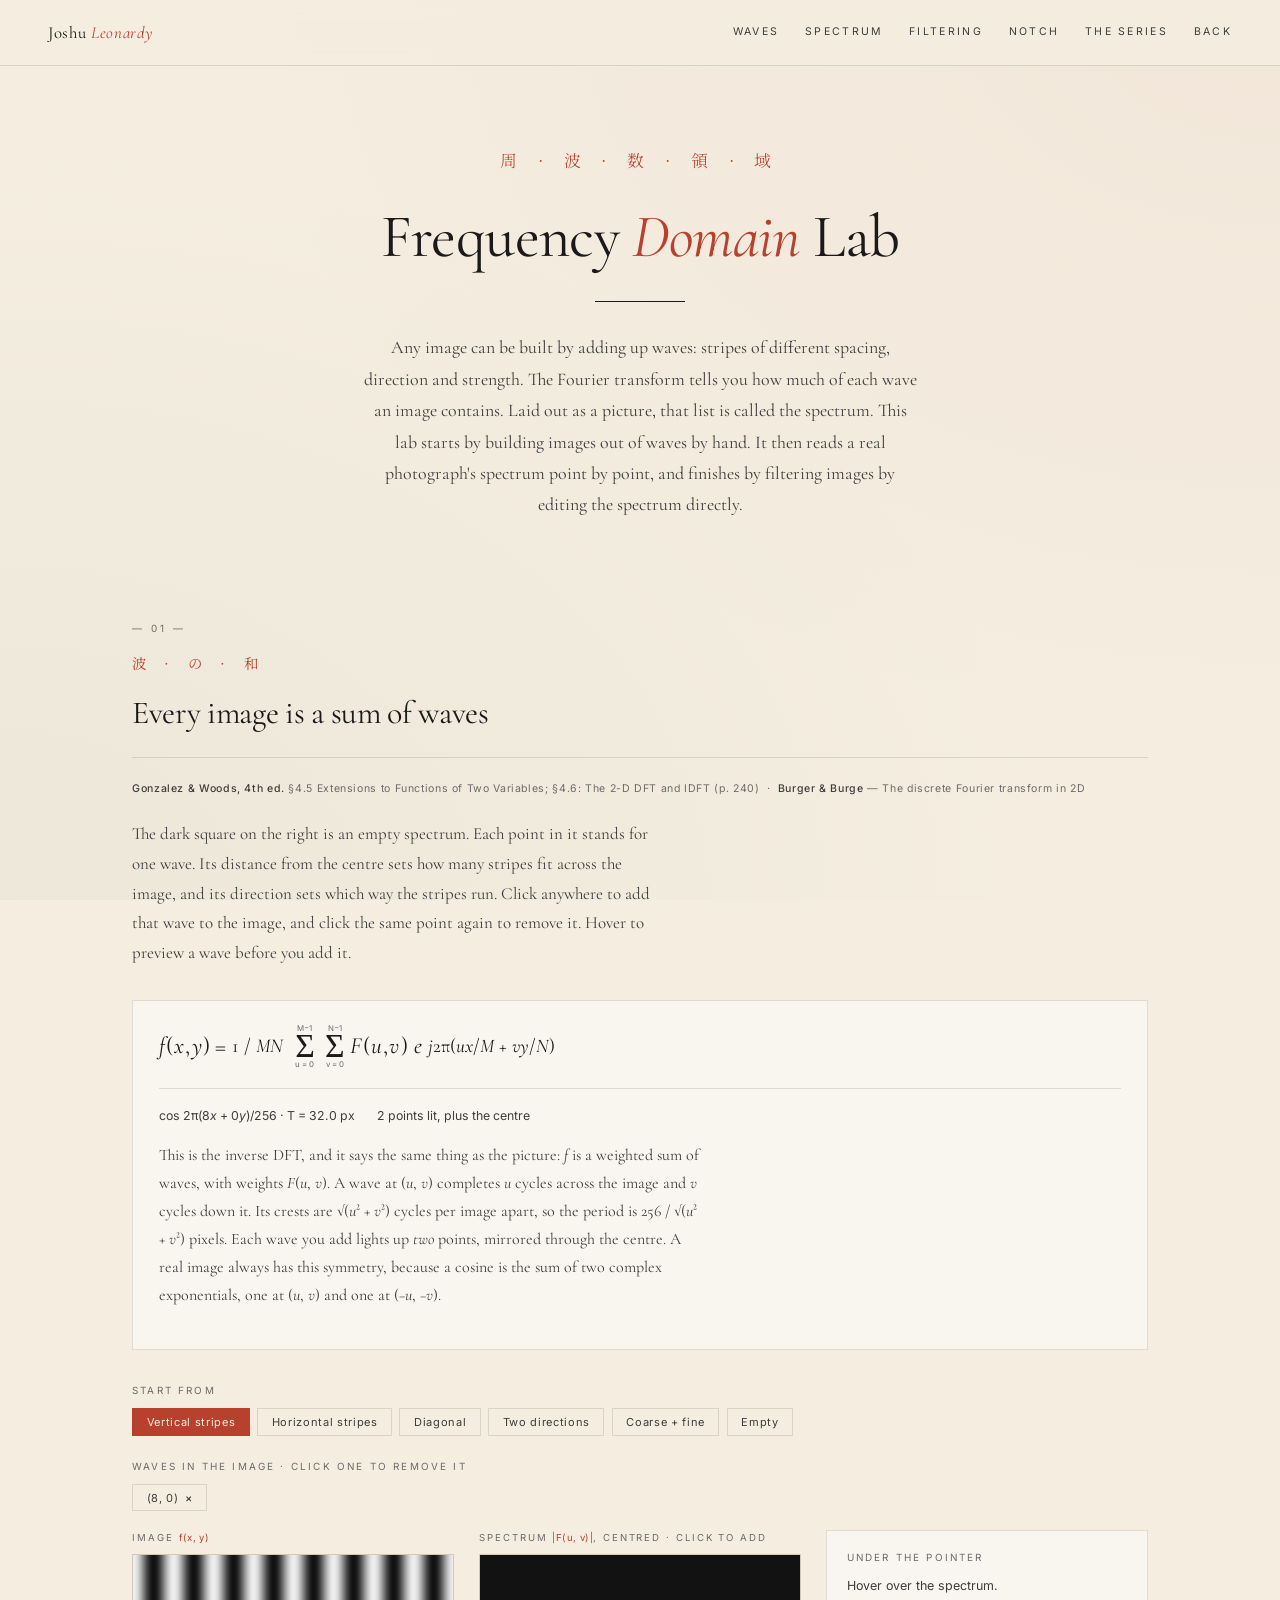
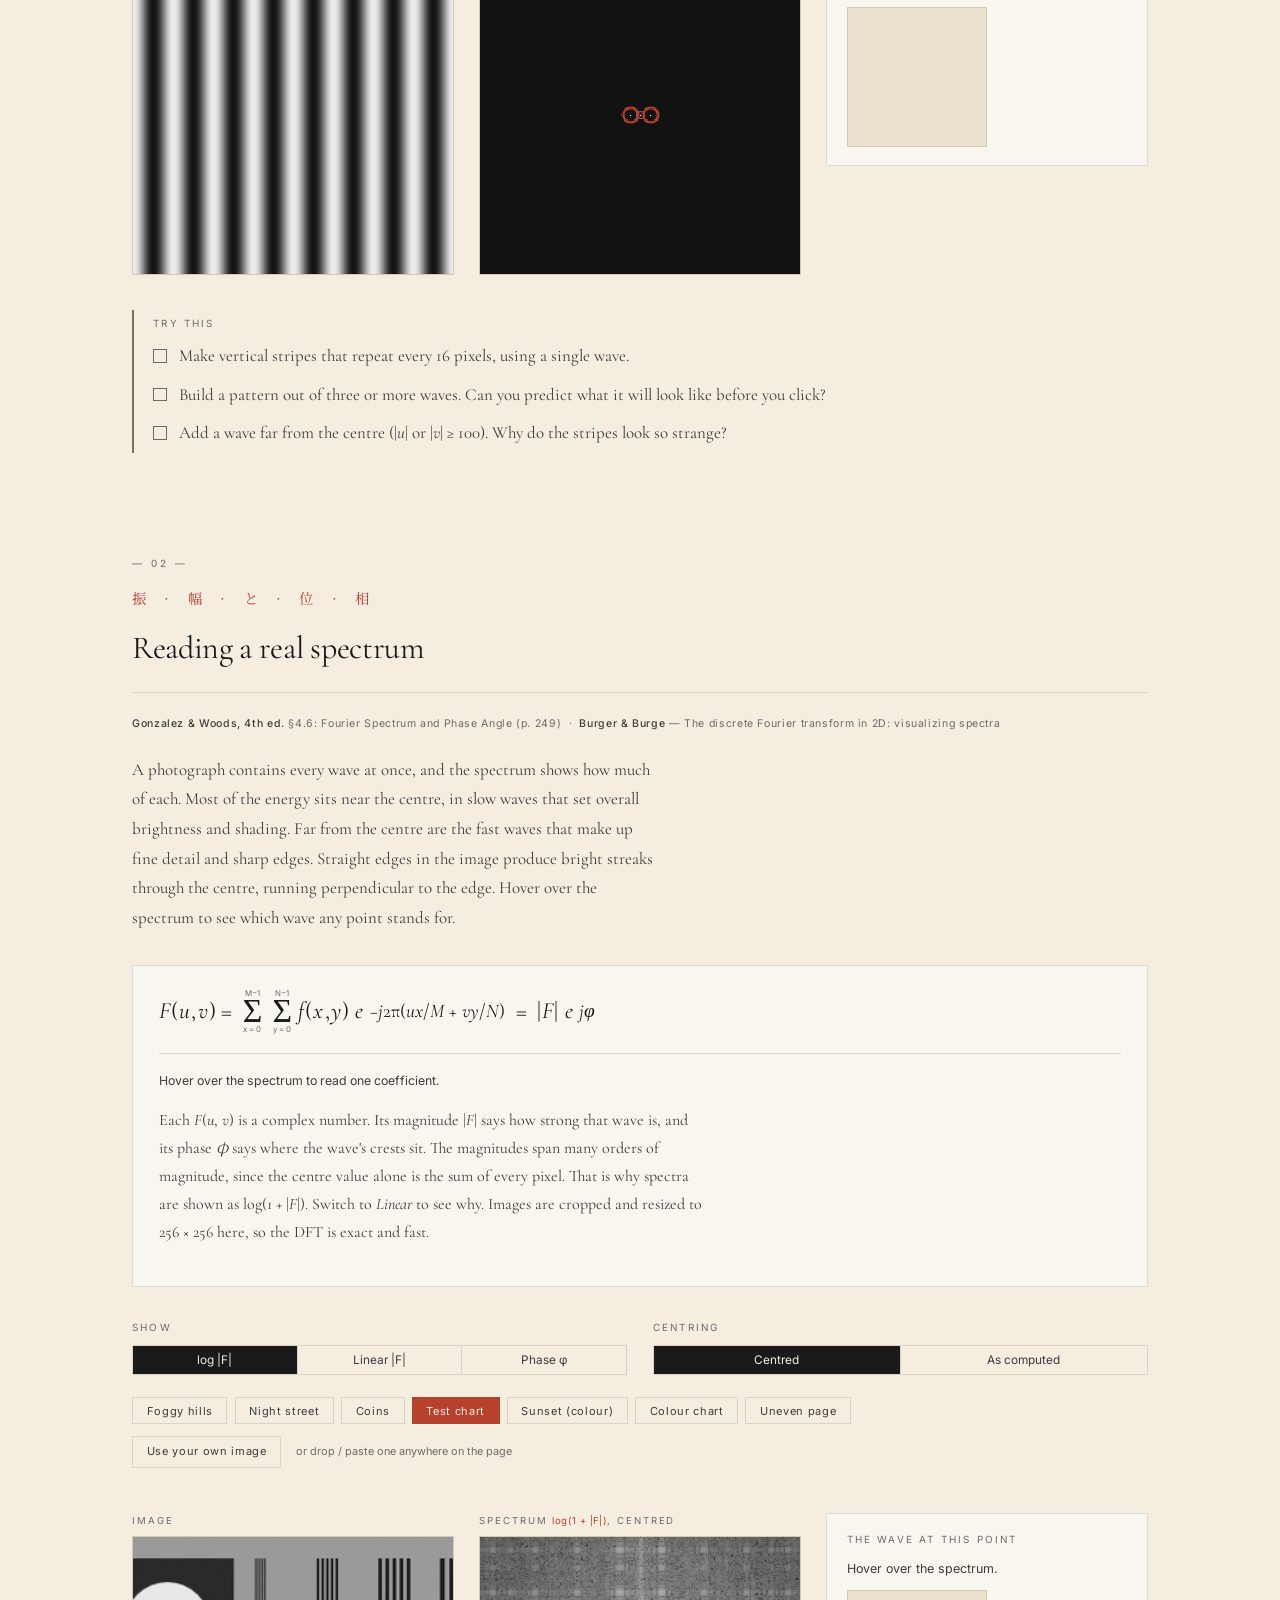
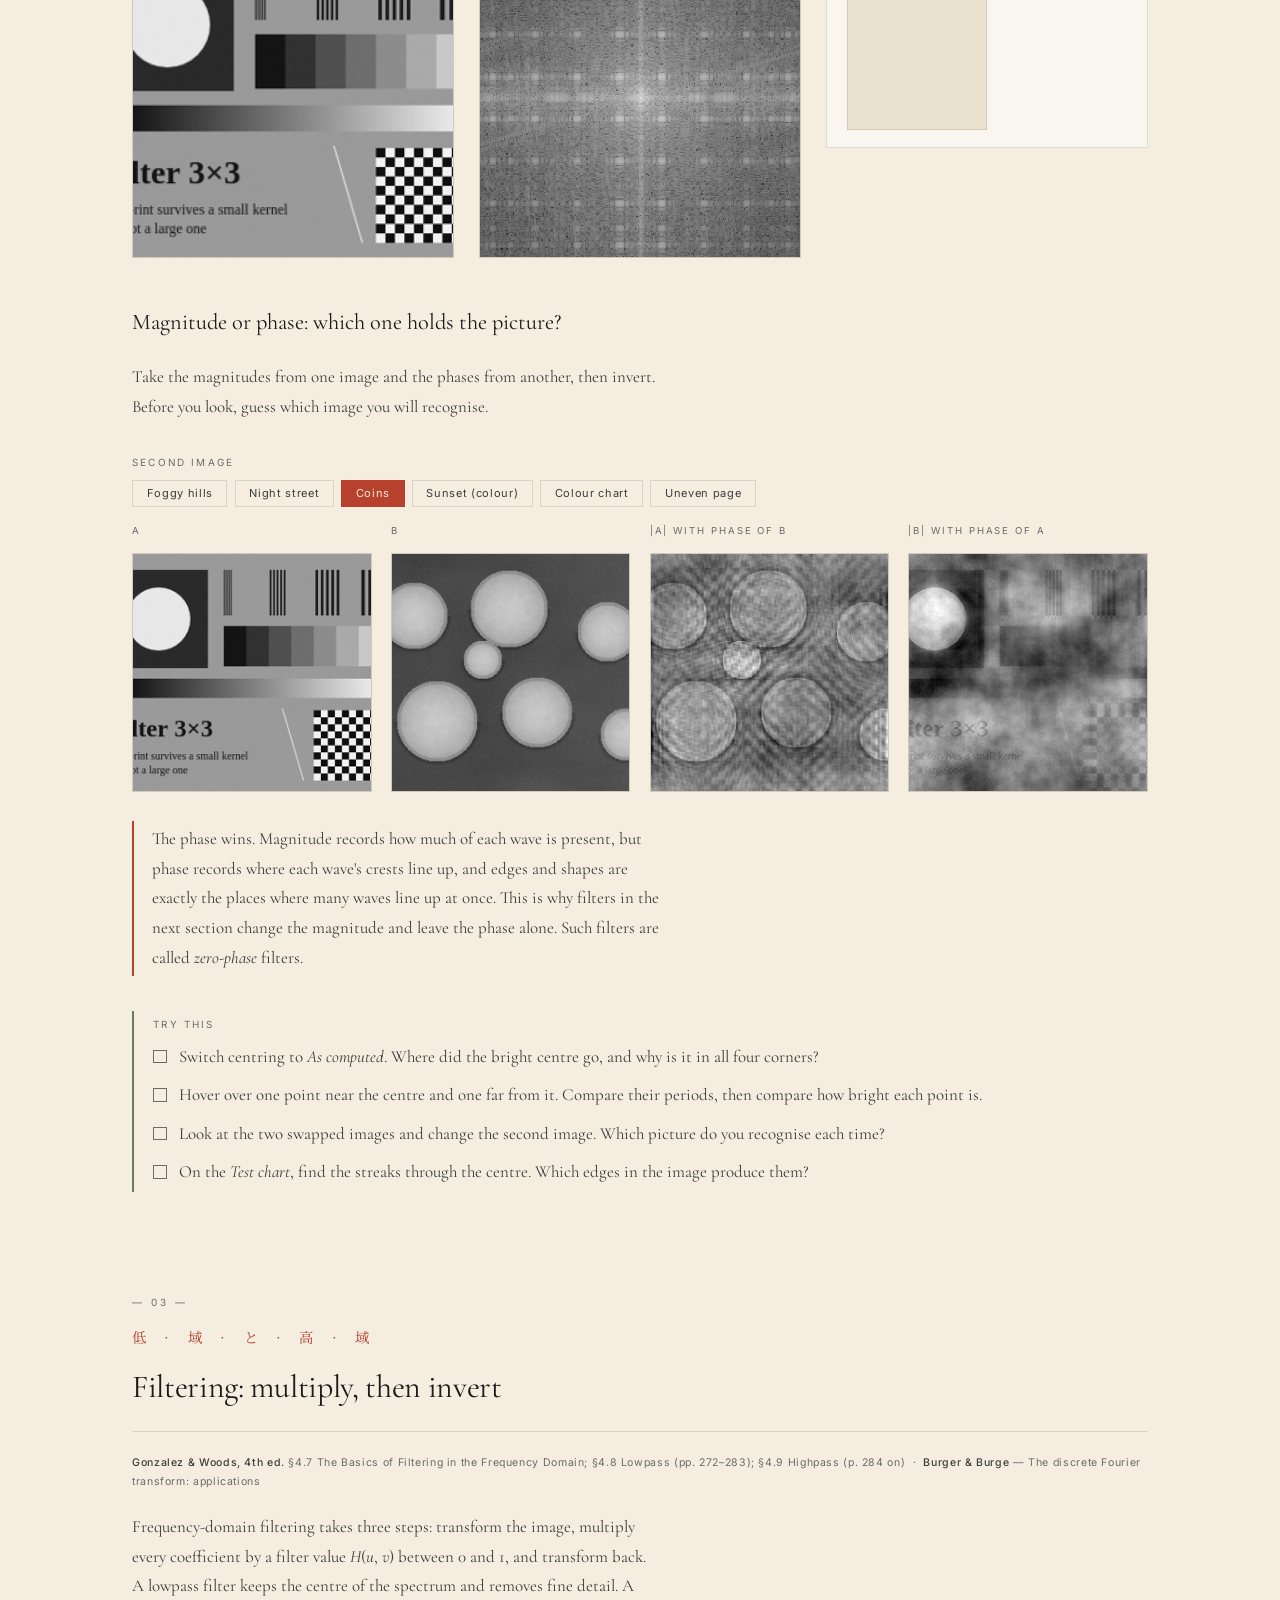
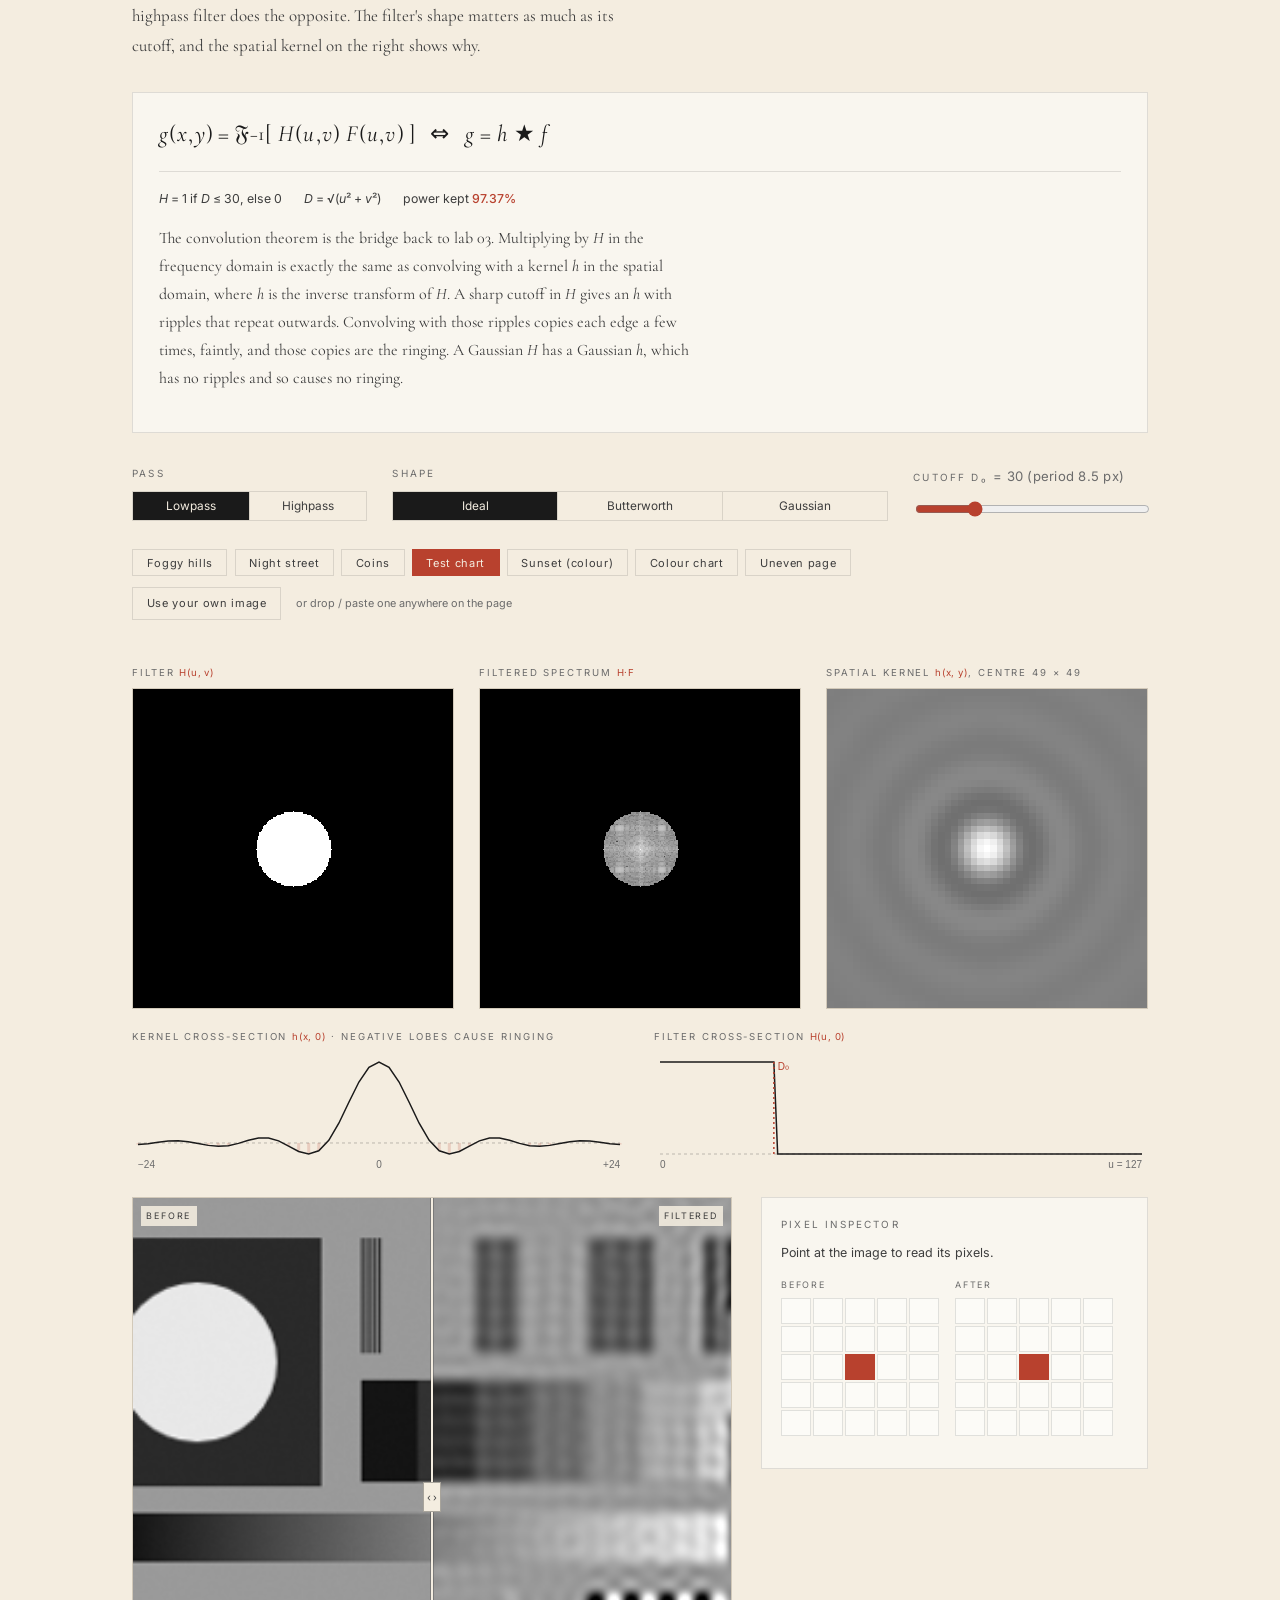
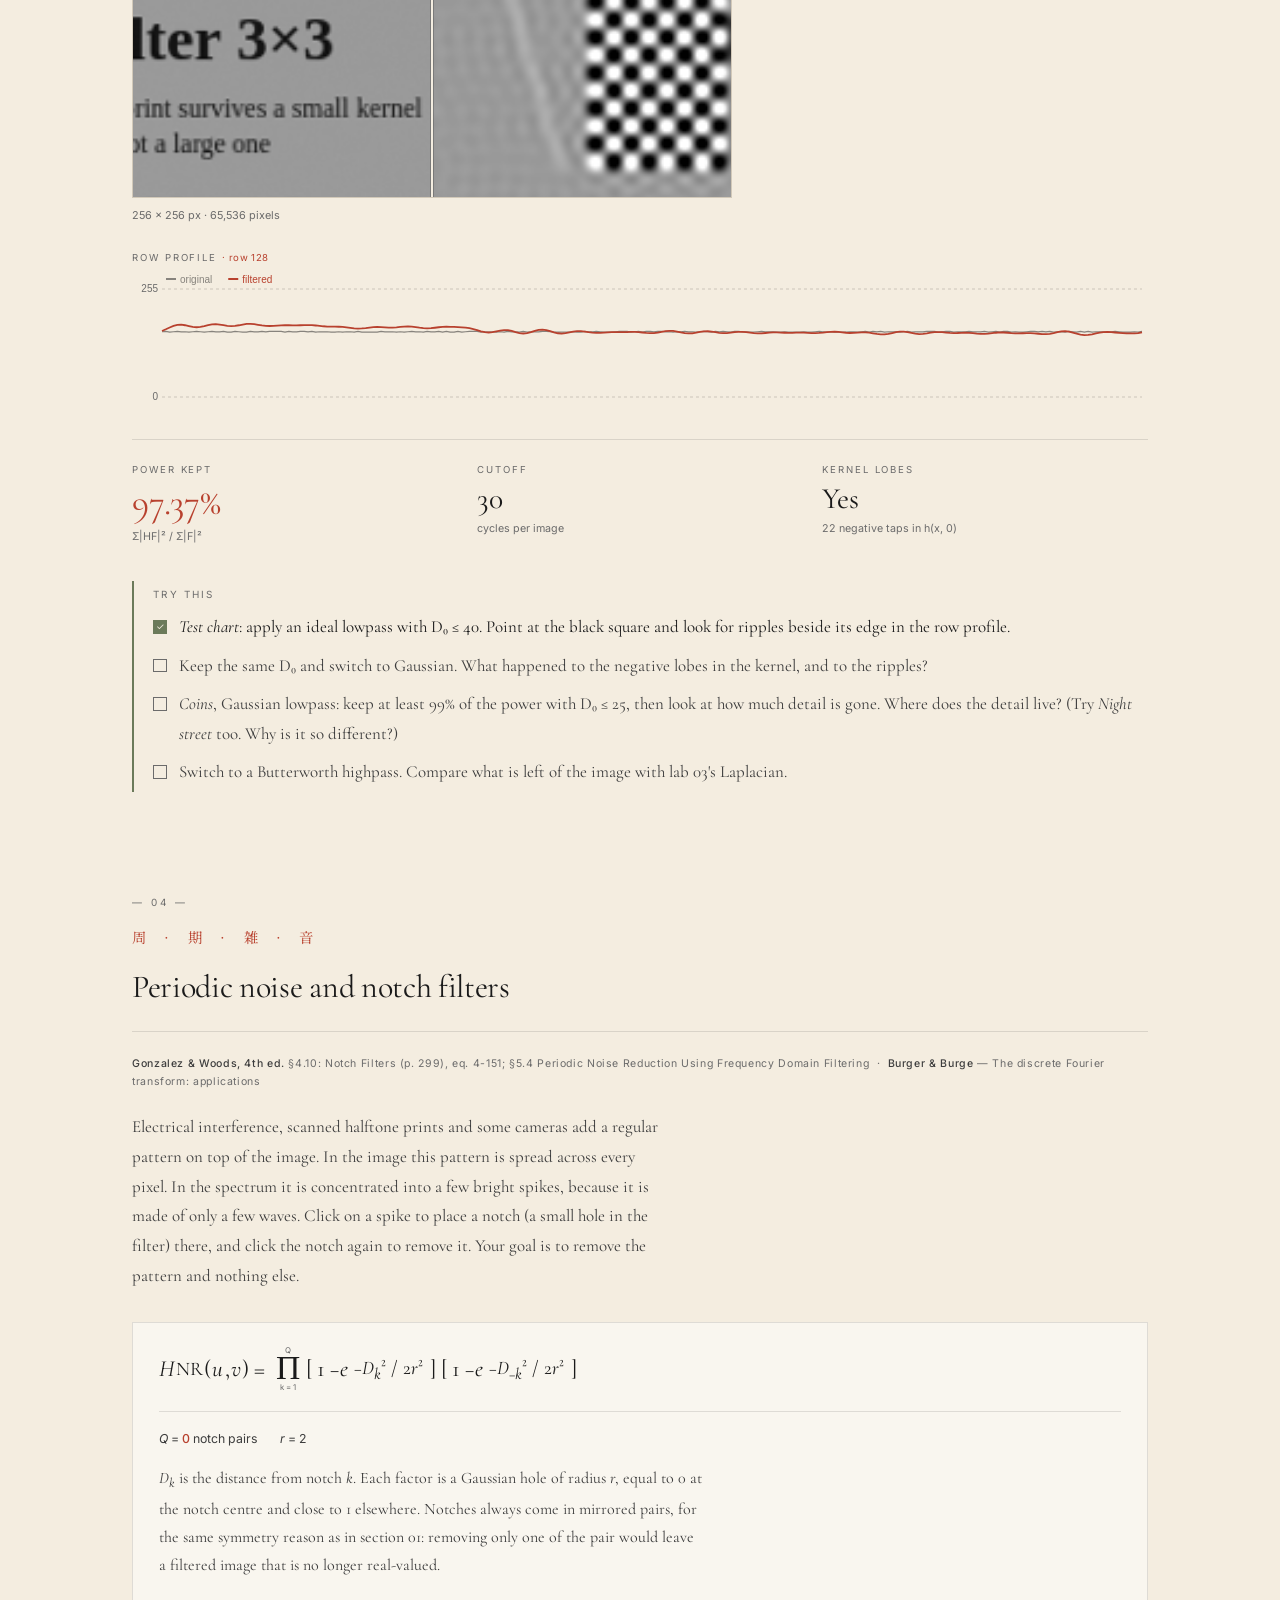
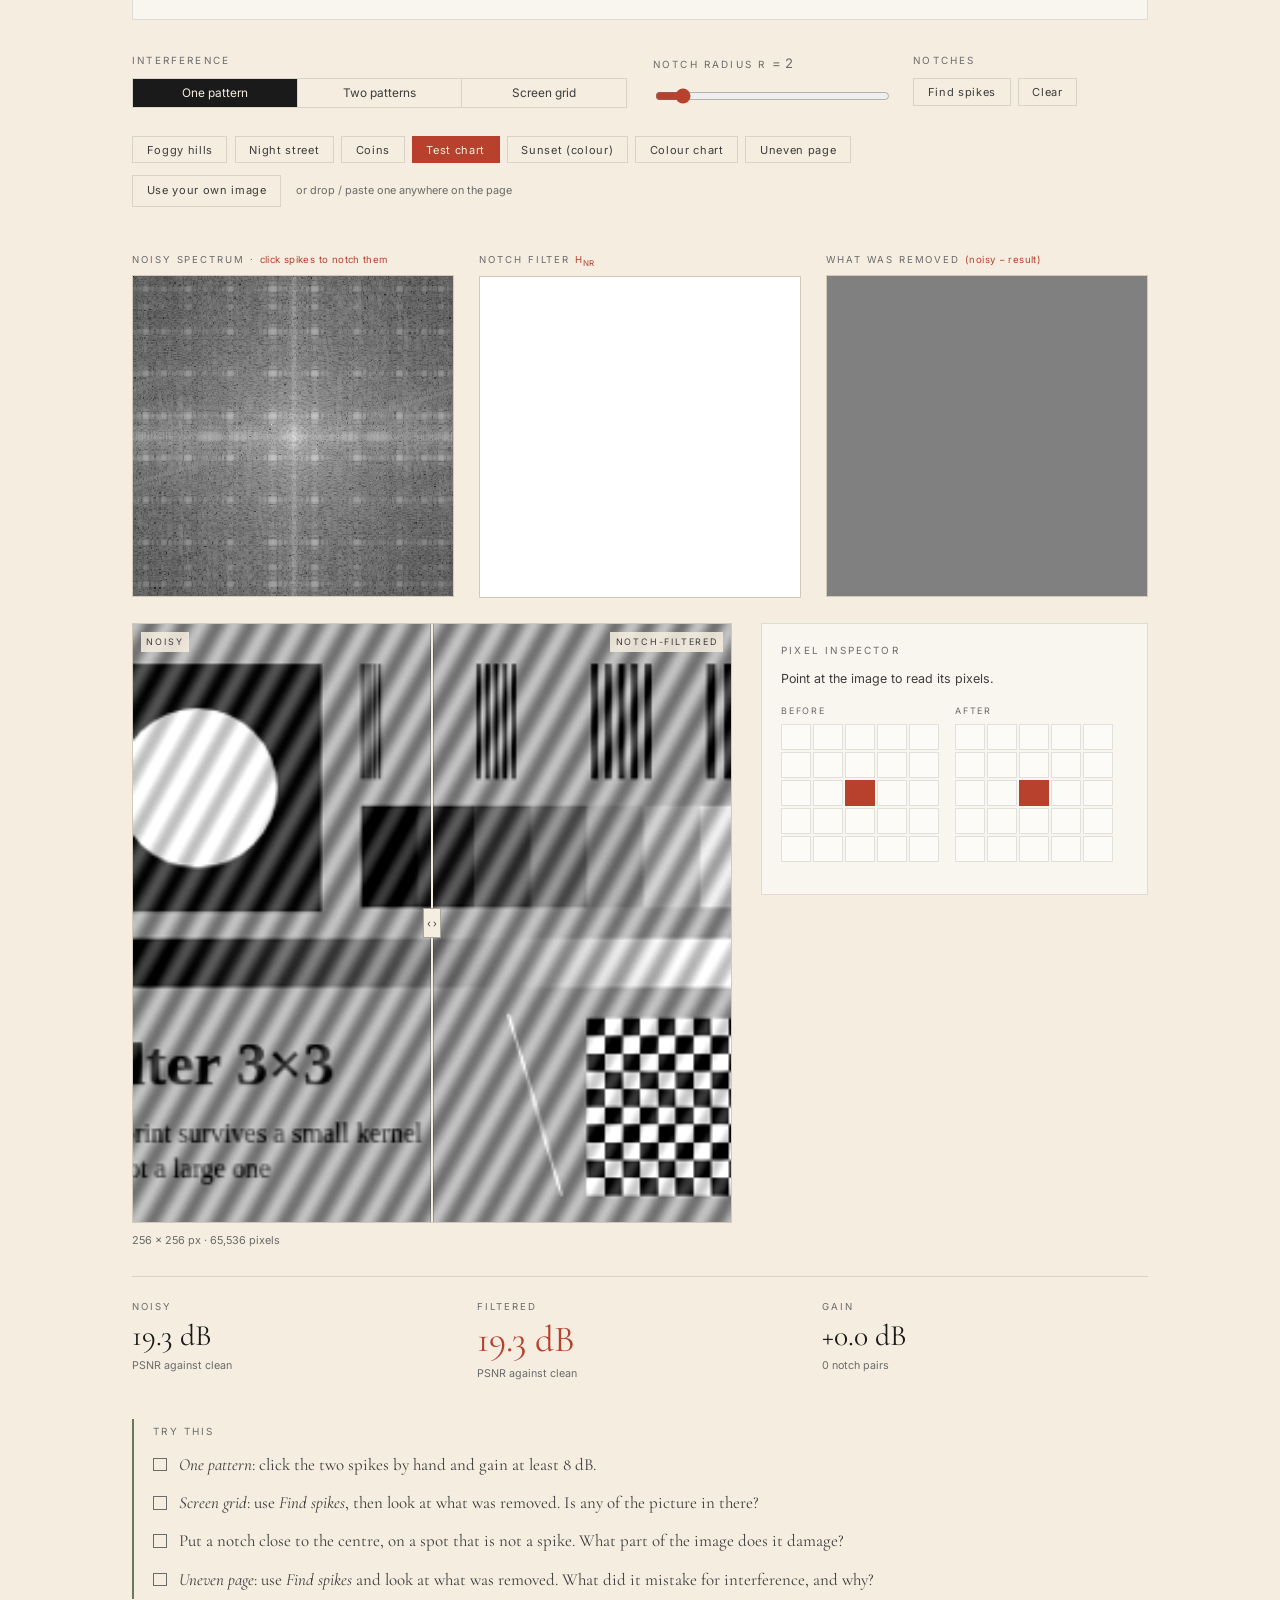
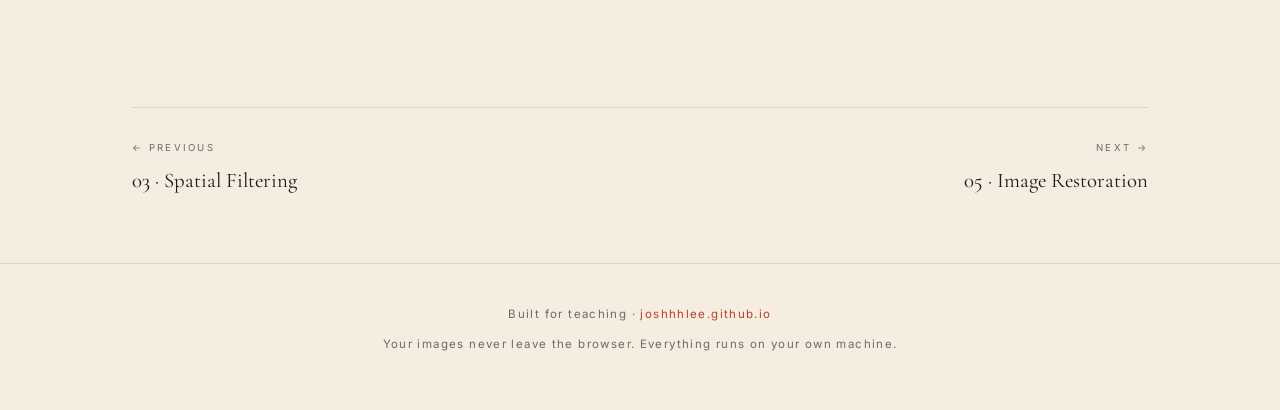
<file: projects/frequency-domain-lab.html>
<!DOCTYPE html>
<html lang="en">
<head>
<meta charset="UTF-8" />
<meta name="viewport" content="width=device-width, initial-scale=1.0" />
<title>Frequency Domain Lab — Joshu Leonardy</title>
<meta name="description" content="An interactive image processing lab: build images from waves, read a 2-D Fourier spectrum point by point, swap magnitude and phase, filter with ideal, Butterworth and Gaussian lowpass and highpass filters, and remove periodic noise with notch filters — on sample images or your own photograph." />
<link rel="preconnect" href="https://fonts.googleapis.com">
<link rel="preconnect" href="https://fonts.gstatic.com" crossorigin>
<link href="https://fonts.googleapis.com/css2?family=Cormorant+Garamond:ital,wght@0,300;0,400;0,500;0,600;1,300&family=Noto+Serif+JP:wght@300;400;500;700&family=Inter:wght@300;400;500&display=swap" rel="stylesheet">
<link rel="stylesheet" href="../assets/lab.css">
<style>
section{scroll-margin-top:64px}

/* square canvases shown side by side */
.fd-row{display:grid;grid-template-columns:repeat(auto-fit,minmax(210px,1fr));gap:1.4rem 1.6rem;margin-top:1.2rem;align-items:start}
.fd-cell{min-width:0}
.fd-cell canvas{display:block;width:100%;aspect-ratio:1/1;border:1px solid var(--line);background:var(--paper-dark)}
.fd-cell canvas.px{image-rendering:pixelated}
.fd-cell canvas.pick{cursor:crosshair;touch-action:none}
.fd-cell .cap{font-family:'Inter',sans-serif;font-size:.6rem;letter-spacing:.2em;text-transform:uppercase;
  color:var(--ink-light);display:block;margin-bottom:.4rem}
.fd-cell .cap em{font-style:normal;color:var(--vermillion);text-transform:none;letter-spacing:.04em}
.fd-read{font-family:'Inter',sans-serif;font-size:.78rem;color:var(--ink-soft);line-height:1.8}
.fd-read b{color:var(--vermillion);font-weight:500}
.fd-read i{font-family:'Cormorant Garamond',serif;font-size:1.05rem}
.fd-panel{border:1px solid var(--line);background:var(--card);padding:1.1rem 1.2rem}
.fd-panel canvas{max-width:140px;margin-top:.6rem}

.swap{display:grid;grid-template-columns:repeat(auto-fit,minmax(150px,1fr));gap:1rem 1.2rem;margin-top:1rem}
.swap .cap{min-height:2.4em}

.wave-list{display:flex;flex-wrap:wrap;gap:.4rem;margin-top:.2rem}
.wave-list .chip b{font-weight:500;margin-left:.4rem}
</style>
</head>
<body>

<header class="top-bar">
  <a class="brand" href="../index.html">Joshu <em>Leonardy</em></a>
  <nav class="nav-links">
    <a href="#waves">Waves</a><a href="#spectrum">Spectrum</a><a href="#filter">Filtering</a><a href="#notch">Notch</a>
    <a href="labs.html">The Series</a>
    <a href="../index.html">Back</a>
  </nav>
</header>

<div class="container">

<div class="hero">
  <div class="hero-kanji">周 · 波 · 数 · 領 · 域</div>
  <h1>Frequency <em>Domain</em> Lab</h1>
  <div class="hero-divider"></div>
  <p>Any image can be built by adding up waves: stripes of different spacing, direction and strength. The Fourier transform tells you how much of each wave an image contains. Laid out as a picture, that list is called the spectrum. This lab starts by building images out of waves by hand. It then reads a real photograph's spectrum point by point, and finishes by filtering images by editing the spectrum directly.</p>
</div>

<!-- ══════ 01 ══════ -->
<section id="waves">
  <div class="section-heading reveal">
    <span class="section-num">— 01 —</span>
    <div class="section-heading-kanji">波 · の · 和</div>
    <h2 class="section-heading-text">Every image is a sum of waves</h2>
    <div class="section-heading-rule"></div>
  </div>
  <p class="ip-ref"><b>Gonzalez &amp; Woods, 4th ed.</b> §4.5 Extensions to Functions of Two Variables; §4.6: The 2-D DFT and IDFT (p. 240) &nbsp;·&nbsp; <b>Burger &amp; Burge</b> — The discrete Fourier transform in 2D</p>
  <p class="lede reveal d1">The dark square on the right is an empty spectrum. Each point in it stands for one wave. Its distance from the centre sets how many stripes fit across the image, and its direction sets which way the stripes run. Click anywhere to add that wave to the image, and click the same point again to remove it. Hover to preview a wave before you add it.</p>

  <div class="eqbox">
    <div class="eqmath"><i>f</i>(<i>x</i>, <i>y</i>)&nbsp;=&nbsp;<span style="font-size:.85em">1 / <i>MN</i></span>&nbsp;<span class="sigma"><small>M−1</small><span class="big">Σ</span><small>u = 0</small></span><span class="sigma"><small>N−1</small><span class="big">Σ</span><small>v = 0</small></span><i>F</i>(<i>u</i>, <i>v</i>)&nbsp;<i>e</i><sup>&nbsp;<i>j</i>2π(<i>ux</i>/<i>M</i> + <i>vy</i>/<i>N</i>)</sup></div>
    <div class="eqkey" id="eq1"></div>
    <p class="eqgloss">This is the inverse DFT, and it says the same thing as the picture: <i>f</i> is a weighted sum of waves, with weights <i>F</i>(<i>u</i>, <i>v</i>). A wave at (<i>u</i>, <i>v</i>) completes <i>u</i> cycles across the image and <i>v</i> cycles down it. Its crests are √(<i>u</i>² + <i>v</i>²) cycles per image apart, so the period is 256 / √(<i>u</i>² + <i>v</i>²) pixels. Each wave you add lights up <em>two</em> points, mirrored through the centre. A real image always has this symmetry, because a cosine is the sum of two complex exponentials, one at (<i>u</i>, <i>v</i>) and one at (−<i>u</i>, −<i>v</i>).</p>
  </div>

  <div class="controls" style="margin-top:0">
    <div style="grid-column:1/-1"><span class="label">Start from</span><div class="chiprow" id="w-pre"></div></div>
    <div style="grid-column:1/-1"><span class="label">Waves in the image · click one to remove it</span><div class="wave-list" id="w-list"></div></div>
  </div>
  <div class="fd-row">
    <div class="fd-cell"><span class="cap">Image <em>f(x, y)</em></span><canvas id="w-img" width="256" height="256"></canvas></div>
    <div class="fd-cell"><span class="cap">Spectrum <em>|F(u, v)|</em>, centred · click to add</span><canvas id="w-spec" class="px pick" width="256" height="256" aria-label="Spectrum. Click to add or remove a wave."></canvas></div>
    <div class="fd-cell">
      <div class="fd-panel">
        <span class="label">Under the pointer</span>
        <div class="fd-read" id="w-read">Hover over the spectrum.</div>
        <canvas id="w-prev" width="256" height="256" style="width:100%;display:block;border:1px solid var(--line)"></canvas>
      </div>
    </div>
  </div>
  <div id="t1"></div>
</section>

<!-- ══════ 02 ══════ -->
<section id="spectrum">
  <div class="section-heading reveal">
    <span class="section-num">— 02 —</span>
    <div class="section-heading-kanji">振 · 幅 · と · 位 · 相</div>
    <h2 class="section-heading-text">Reading a real spectrum</h2>
    <div class="section-heading-rule"></div>
  </div>
  <p class="ip-ref"><b>Gonzalez &amp; Woods, 4th ed.</b> §4.6: Fourier Spectrum and Phase Angle (p. 249) &nbsp;·&nbsp; <b>Burger &amp; Burge</b> — The discrete Fourier transform in 2D: visualizing spectra</p>
  <p class="lede reveal d1">A photograph contains every wave at once, and the spectrum shows how much of each. Most of the energy sits near the centre, in slow waves that set overall brightness and shading. Far from the centre are the fast waves that make up fine detail and sharp edges. Straight edges in the image produce bright streaks through the centre, running perpendicular to the edge. Hover over the spectrum to see which wave any point stands for.</p>

  <div class="eqbox">
    <div class="eqmath"><i>F</i>(<i>u</i>, <i>v</i>)&nbsp;=&nbsp;<span class="sigma"><small>M−1</small><span class="big">Σ</span><small>x = 0</small></span><span class="sigma"><small>N−1</small><span class="big">Σ</span><small>y = 0</small></span><i>f</i>(<i>x</i>, <i>y</i>)&nbsp;<i>e</i><sup>&nbsp;−<i>j</i>2π(<i>ux</i>/<i>M</i> + <i>vy</i>/<i>N</i>)</sup>&nbsp;&nbsp;=&nbsp;&nbsp;|<i>F</i>|&nbsp;<i>e</i><sup>&nbsp;<i>jφ</i></sup></div>
    <div class="eqkey" id="eq2"><span>Hover over the spectrum to read one coefficient.</span></div>
    <p class="eqgloss">Each <i>F</i>(<i>u</i>, <i>v</i>) is a complex number. Its magnitude |<i>F</i>| says how strong that wave is, and its phase <i>φ</i> says where the wave's crests sit. The magnitudes span many orders of magnitude, since the centre value alone is the sum of every pixel. That is why spectra are shown as log(1 + |<i>F</i>|). Switch to <i>Linear</i> to see why. Images are cropped and resized to 256 × 256 here, so the DFT is exact and fast.</p>
  </div>

  <div class="controls" style="margin-top:0">
    <div><span class="label">Show</span><div class="seg" id="s-view"></div></div>
    <div><span class="label">Centring</span><div class="seg" id="s-centre"></div></div>
  </div>
  <div id="pick2"></div>
  <div class="fd-row">
    <div class="fd-cell"><span class="cap">Image</span><canvas id="s-img" width="256" height="256"></canvas></div>
    <div class="fd-cell"><span class="cap" id="s-spec-cap">Spectrum</span><canvas id="s-spec" class="px pick" width="256" height="256" aria-label="Spectrum. Hover to read one coefficient."></canvas></div>
    <div class="fd-cell">
      <div class="fd-panel">
        <span class="label">The wave at this point</span>
        <div class="fd-read" id="s-read">Hover over the spectrum.</div>
        <canvas id="s-basis" width="256" height="256" style="width:100%;display:block;border:1px solid var(--line)"></canvas>
      </div>
    </div>
  </div>

  <h3 class="sub-h">Magnitude or phase: which one holds the picture?</h3>
  <p class="lede">Take the magnitudes from one image and the phases from another, then invert. Before you look, guess which image you will recognise.</p>
  <div><span class="label">Second image</span><div class="chiprow" id="s-b"></div></div>
  <div class="swap">
    <div class="fd-cell"><span class="cap">A</span><canvas id="x-a" width="256" height="256"></canvas></div>
    <div class="fd-cell"><span class="cap">B</span><canvas id="x-b" width="256" height="256"></canvas></div>
    <div class="fd-cell"><span class="cap">|A| with phase of B</span><canvas id="x-ab" width="256" height="256"></canvas></div>
    <div class="fd-cell"><span class="cap">|B| with phase of A</span><canvas id="x-ba" width="256" height="256"></canvas></div>
  </div>
  <div class="note">The phase wins. Magnitude records how much of each wave is present, but phase records where each wave's crests line up, and edges and shapes are exactly the places where many waves line up at once. This is why filters in the next section change the magnitude and leave the phase alone. Such filters are called <i>zero-phase</i> filters.</div>
  <div id="t2"></div>
</section>

<!-- ══════ 03 ══════ -->
<section id="filter">
  <div class="section-heading reveal">
    <span class="section-num">— 03 —</span>
    <div class="section-heading-kanji">低 · 域 · と · 高 · 域</div>
    <h2 class="section-heading-text">Filtering: multiply, then invert</h2>
    <div class="section-heading-rule"></div>
  </div>
  <p class="ip-ref"><b>Gonzalez &amp; Woods, 4th ed.</b> §4.7 The Basics of Filtering in the Frequency Domain; §4.8 Lowpass (pp. 272–283); §4.9 Highpass (p. 284 on) &nbsp;·&nbsp; <b>Burger &amp; Burge</b> — The discrete Fourier transform: applications</p>
  <p class="lede reveal d1">Frequency-domain filtering takes three steps: transform the image, multiply every coefficient by a filter value <i>H</i>(<i>u</i>, <i>v</i>) between 0 and 1, and transform back. A lowpass filter keeps the centre of the spectrum and removes fine detail. A highpass filter does the opposite. The filter's shape matters as much as its cutoff, and the spatial kernel on the right shows why.</p>

  <div class="eqbox">
    <div class="eqmath"><i>g</i>(<i>x</i>, <i>y</i>)&nbsp;=&nbsp;𝔉<sup>−1</sup>[&nbsp;<i>H</i>(<i>u</i>, <i>v</i>)&nbsp;<i>F</i>(<i>u</i>, <i>v</i>)&nbsp;]&nbsp;&nbsp;&nbsp;⇔&nbsp;&nbsp;&nbsp;<i>g</i>&nbsp;=&nbsp;<i>h</i>&nbsp;★&nbsp;<i>f</i></div>
    <div class="eqkey" id="eq3"></div>
    <p class="eqgloss">The convolution theorem is the bridge back to lab 03. Multiplying by <i>H</i> in the frequency domain is exactly the same as convolving with a kernel <i>h</i> in the spatial domain, where <i>h</i> is the inverse transform of <i>H</i>. A sharp cutoff in <i>H</i> gives an <i>h</i> with ripples that repeat outwards. Convolving with those ripples copies each edge a few times, faintly, and those copies are the ringing. A Gaussian <i>H</i> has a Gaussian <i>h</i>, which has no ripples and so causes no ringing.</p>
  </div>

  <div class="controls" style="margin-top:0">
    <div><span class="label">Pass</span><div class="seg" id="f-pass"></div></div>
    <div style="grid-column:span 2"><span class="label">Shape</span><div class="seg" id="f-shape"></div></div>
    <div><span class="label">Cutoff D₀ <span class="mono" id="f-d0-v"></span></span><input type="range" id="f-d0" min="2" max="120" value="30" aria-label="Cutoff frequency"></div>
    <div id="f-n-w"><span class="label">Order n <span class="mono" id="f-n-v"></span></span><input type="range" id="f-n" min="1" max="10" value="2" aria-label="Butterworth order"></div>
  </div>
  <div id="pick3"></div>
  <div class="fd-row">
    <div class="fd-cell"><span class="cap">Filter <em>H(u, v)</em></span><canvas id="f-h" class="px" width="256" height="256"></canvas></div>
    <div class="fd-cell"><span class="cap">Filtered spectrum <em>H·F</em></span><canvas id="f-g" class="px" width="256" height="256"></canvas></div>
    <div class="fd-cell"><span class="cap">Spatial kernel <em>h(x, y)</em>, centre 49 × 49</span><canvas id="f-k" class="px" width="49" height="49"></canvas></div>
  </div>
  <div class="ip-charts" style="margin-top:1.2rem">
    <div class="ip-chart"><span class="cap">Kernel cross-section <em>h(x, 0)</em> · negative lobes cause ringing</span><canvas id="f-kp"></canvas></div>
    <div class="ip-chart"><span class="cap">Filter cross-section <em>H(u, 0)</em></span><canvas id="f-hp"></canvas></div>
  </div>
  <div id="st3" style="margin-top:1.6rem"></div>
  <div class="ip-charts">
    <div class="ip-chart"><span class="cap">Row profile <em id="f-row-cap"></em></span><canvas id="f-p"></canvas></div>
  </div>
  <div class="scoreboard" id="sb3"></div>
  <div id="t3"></div>
</section>

<!-- ══════ 04 ══════ -->
<section id="notch">
  <div class="section-heading reveal">
    <span class="section-num">— 04 —</span>
    <div class="section-heading-kanji">周 · 期 · 雑 · 音</div>
    <h2 class="section-heading-text">Periodic noise and notch filters</h2>
    <div class="section-heading-rule"></div>
  </div>
  <p class="ip-ref"><b>Gonzalez &amp; Woods, 4th ed.</b> §4.10: Notch Filters (p. 299), eq. 4-151; §5.4 Periodic Noise Reduction Using Frequency Domain Filtering &nbsp;·&nbsp; <b>Burger &amp; Burge</b> — The discrete Fourier transform: applications</p>
  <p class="lede reveal d1">Electrical interference, scanned halftone prints and some cameras add a regular pattern on top of the image. In the image this pattern is spread across every pixel. In the spectrum it is concentrated into a few bright spikes, because it is made of only a few waves. Click on a spike to place a notch (a small hole in the filter) there, and click the notch again to remove it. Your goal is to remove the pattern and nothing else.</p>

  <div class="eqbox">
    <div class="eqmath"><i>H</i><sub>NR</sub>(<i>u</i>, <i>v</i>)&nbsp;=&nbsp;<span class="sigma"><small>Q</small><span class="big">Π</span><small>k = 1</small></span>[&nbsp;1 − <i>e</i><sup>&nbsp;−<i>D<sub>k</sub></i>² / 2<i>r</i>²</sup>&nbsp;]&nbsp;[&nbsp;1 − <i>e</i><sup>&nbsp;−<i>D</i><sub>−<i>k</i></sub>² / 2<i>r</i>²</sup>&nbsp;]</div>
    <div class="eqkey" id="eq4"></div>
    <p class="eqgloss"><i>D<sub>k</sub></i> is the distance from notch <i>k</i>. Each factor is a Gaussian hole of radius <i>r</i>, equal to 0 at the notch centre and close to 1 elsewhere. Notches always come in mirrored pairs, for the same symmetry reason as in section 01: removing only one of the pair would leave a filtered image that is no longer real-valued.</p>
  </div>

  <div class="controls" style="margin-top:0">
    <div style="grid-column:span 2"><span class="label">Interference</span><div class="seg" id="n-pre"></div></div>
    <div><span class="label">Notch radius r <span class="mono" id="n-r-v"></span></span><input type="range" id="n-r" min="1" max="12" value="2" aria-label="Notch radius"></div>
    <div><span class="label">Notches</span><div class="chiprow"><button type="button" class="chip" id="n-find">Find spikes</button><button type="button" class="chip" id="n-clear">Clear</button></div></div>
  </div>
  <div id="pick4"></div>
  <div class="fd-row">
    <div class="fd-cell"><span class="cap">Noisy spectrum · <em>click spikes to notch them</em></span><canvas id="n-spec" class="px pick" width="256" height="256" aria-label="Spectrum of the noisy image. Click to add or remove a notch."></canvas></div>
    <div class="fd-cell"><span class="cap">Notch filter <em>H<sub>NR</sub></em></span><canvas id="n-h" class="px" width="256" height="256"></canvas></div>
    <div class="fd-cell"><span class="cap">What was removed <em>(noisy − result)</em></span><canvas id="n-diff" width="256" height="256"></canvas></div>
  </div>
  <div id="st4" style="margin-top:1.6rem"></div>
  <div class="scoreboard" id="sb4"></div>
  <div id="t4"></div>
</section>

<nav class="lab-pager">
  <a href="spatial-filtering-lab.html" class="prev">
    <span class="pager-dir">← Previous</span>
    <span class="pager-title">03 · Spatial Filtering</span>
  </a>
  <a href="restoration-lab.html" class="next">
    <span class="pager-dir">Next →</span>
    <span class="pager-title">05 · Image Restoration</span>
  </a>
</nav>

</div>

<footer class="lab-footer">
  <div class="container">
    <p>Built for teaching · <a href="../index.html">joshhhlee.github.io</a></p>
    <p style="margin-top:.6rem">Your images never leave the browser. Everything runs on your own machine.</p>
  </div>
</footer>

<script src="../assets/lab.js"></script>
<script src="../assets/imgproc.js"></script>
<script>
/* ═══════════════════════════════════════════════════════════════════
   Frequency Domain Lab
   ═══════════════════════════════════════════════════════════════════ */

const N = 256, H2 = N / 2;
let IMG = null, SQ = null, FQ = null;
const $ = id => document.getElementById(id);
const f1 = v => v.toFixed(1).replace('-', '−');
const sgn = v => (v < 0 ? '−' : '') + Math.abs(v);

/** Pointer → pixel on a 256² canvas, measured inside its border. */
function pixelAt(canvas, e) {
  const r = canvas.getBoundingClientRect();
  return {
    x: clamp(Math.floor((e.clientX - r.left - canvas.clientLeft) / canvas.clientWidth * N), 0, N - 1),
    y: clamp(Math.floor((e.clientY - r.top - canvas.clientTop) / canvas.clientHeight * N), 0, N - 1)
  };
}
/** A spectrum click → centred frequency (u, v). */
function freqAt(canvas, e) {
  const p = pixelAt(canvas, e);
  return { u: p.x - H2, v: p.y - H2 };
}
const idxOf = (u, v) => ((v + N) % N) * N + (u + N) % N;
const periodOf = (u, v) => { const d = Math.hypot(u, v); return d ? N / d : Infinity; };
function describe(u, v) {
  if (!u && !v) return 'the <b>DC term</b>: no wave at all, just the average brightness';
  const T = periodOf(u, v), ang = Math.round(Math.atan2(v, u) * 180 / Math.PI);
  const crest = ((ang + 90) % 180 + 180) % 180;
  return 'period <b>' + f1(T) + ' px</b>, crests running at <b>' + crest + '°</b>' +
    (v === 0 ? ' (vertical stripes)' : u === 0 ? ' (horizontal stripes)' : '');
}
/** The single real wave cos(2π(ux + vy)/N + φ), drawn as an image. */
function waveImage(u, v, phi) {
  const img = IP.make(N, N);
  for (let y = 0; y < N; y++) for (let x = 0; x < N; x++)
    img.data[y * N + x] = 128 + 110 * Math.cos(2 * Math.PI * (u * x + v * y) / N + (phi || 0));
  return img;
}
function normalize(f) {
  let lo = Infinity, hi = -Infinity;
  for (const v of f.data) { if (v < lo) lo = v; if (v > hi) hi = v; }
  const out = IP.make(f.w, f.h), s = hi > lo ? 255 / (hi - lo) : 1;
  for (let i = 0; i < f.data.length; i++) out.data[i] = (f.data[i] - lo) * s;
  return out;
}
function ring(canvas, u, v, r, color, width) {
  const ctx = canvas.getContext('2d');
  ctx.strokeStyle = color; ctx.lineWidth = width || 1.5;
  ctx.beginPath(); ctx.arc(u + H2 + 0.5, v + H2 + 0.5, r, 0, Math.PI * 2); ctx.stroke();
}

/* ═════ 01 — building images from waves ═════ */

const W = { waves: [{ u: 8, v: 0 }], hover: null, pre: 'vstripe', far: false };
const WPRE = {
  vstripe: { label: 'Vertical stripes', w: [[8, 0]] },
  hstripe: { label: 'Horizontal stripes', w: [[0, 8]] },
  diag: { label: 'Diagonal', w: [[6, 6]] },
  grid: { label: 'Two directions', w: [[6, 0], [0, 6]] },
  mix: { label: 'Coarse + fine', w: [[3, 0], [40, 0]] },
  clear: { label: 'Empty', w: [] }
};
function buildW() {
  chips('w-pre', Object.keys(WPRE).map(k => [k, WPRE[k].label]), W.pre, k => {
    W.pre = k; W.waves = WPRE[k].w.map(([u, v]) => ({ u, v })); buildW(); render1();
  });
  const el = $('w-list');
  el.innerHTML = W.waves.length ? '' : '<span class="fd-read">No waves yet. The image is flat grey, and only the centre (DC) point is lit.</span>';
  W.waves.forEach((w, i) => {
    const b = document.createElement('button');
    b.type = 'button'; b.className = 'chip';
    b.innerHTML = '(' + sgn(w.u) + ', ' + sgn(w.v) + ')<b>×</b>';
    b.setAttribute('aria-label', 'Remove wave u ' + w.u + ', v ' + w.v);
    b.addEventListener('click', () => { W.waves.splice(i, 1); W.pre = null; buildW(); render1(); });
    el.appendChild(b);
  });
}
function render1() {
  const f = IP.makeF(N, N), A = W.waves.length ? 110 / W.waves.length : 0;
  for (let y = 0; y < N; y++) for (let x = 0; x < N; x++) {
    let s = 128;
    for (const w of W.waves) s += A * Math.cos(2 * Math.PI * (w.u * x + w.v * y) / N);
    f.data[y * N + x] = s;
  }
  const img = IP.toDisplay(f, 'clamp').img;
  IP.drawGray($('w-img'), img);
  // the spectrum is computed, not drawn by hand: the dots are the real DFT of the image
  const F = IP.dft(img), spec = IP.make(N, N);
  let mx = 0; const mag = new Float64Array(N * N);
  for (let k = 0; k < N * N; k++) { mag[k] = Math.hypot(F.re[k], F.im[k]); if (k && mag[k] > mx) mx = mag[k]; }
  const c = $('w-spec');
  for (let y = 0; y < N; y++) for (let x = 0; x < N; x++) {
    const m = mag[IP.shiftIndex(x, y, N, true)];
    spec.data[y * N + x] = m > mx * 0.02 ? 255 : 18;
  }
  IP.drawGray(c, spec);
  ring(c, 0, 0, 3, 'rgba(244,237,224,.5)', 1);
  for (const w of W.waves) { ring(c, w.u, w.v, 6, '#b8412e', 2); ring(c, -w.u, -w.v, 6, '#b8412e', 2); }
  if (W.hover) { ring(c, W.hover.u, W.hover.v, 5, 'rgba(244,237,224,.8)', 1); ring(c, -W.hover.u, -W.hover.v, 5, 'rgba(244,237,224,.8)', 1); }
  $('eq1').innerHTML = W.waves.length
    ? W.waves.map(w => '<span>cos 2π(' + sgn(w.u) + '<i>x</i> + ' + sgn(w.v) + '<i>y</i>)/256 · T = ' + f1(periodOf(w.u, w.v)) + ' px</span>').join('') +
      '<span>' + W.waves.length * 2 + ' points lit, plus the centre</span>'
    : '<span>Only <i>F</i>(0, 0): a flat image at the mean brightness</span>';
  if (W.waves.some(w => Math.abs(w.u) >= 100 || Math.abs(w.v) >= 100)) W.far = true;
  tries1.check();
}
(function () {
  const c = $('w-spec');
  c.addEventListener('pointermove', e => {
    const p = freqAt(c, e);
    if (W.hover && W.hover.u === p.u && W.hover.v === p.v) return;
    W.hover = p;
    $('w-read').innerHTML = '(<i>u</i>, <i>v</i>) = (' + sgn(p.u) + ', ' + sgn(p.v) + '): ' + describe(p.u, p.v) +
      (p.u || p.v ? '. Its mirror point is (' + sgn(-p.u) + ', ' + sgn(-p.v) + ').' : '');
    IP.drawGray($('w-prev'), waveImage(p.u, p.v));
    render1();
  });
  c.addEventListener('pointerleave', () => { W.hover = null; render1(); });
  c.addEventListener('click', e => {
    const p = freqAt(c, e);
    if (!p.u && !p.v) return;
    const hit = W.waves.findIndex(w => Math.hypot(w.u - p.u, w.v - p.v) <= 4 || Math.hypot(w.u + p.u, w.v + p.v) <= 4);
    if (hit >= 0) W.waves.splice(hit, 1); else W.waves.push(p);
    W.pre = null; buildW(); render1();
  });
})();
const tries1 = IP.tries('t1', [
  { text: 'Make vertical stripes that repeat every 16 pixels, using a single wave.',
    test: () => W.waves.length === 1 && W.waves[0].v === 0 && Math.abs(W.waves[0].u) === 16 },
  { text: 'Build a pattern out of three or more waves. Can you predict what it will look like before you click?',
    test: () => W.waves.length >= 3 },
  { text: 'Add a wave far from the centre (|<i>u</i>| or |<i>v</i>| ≥ 100). Why do the stripes look so strange?',
    test: () => W.far }
]);

/* ═════ 02 — a real spectrum ═════ */

const S = { view: 'log', centred: true, B: 'coins', seen: new Set(), probes: new Set() };
function buildS() {
  seg('s-view', ['log', 'linear', 'phase'], S.view, v => { S.view = v; buildS(); render2(); }, ['log |F|', 'Linear |F|', 'Phase φ']);
  seg('s-centre', [true, false], S.centred, v => { S.centred = v; buildS(); render2(); }, ['Centred', 'As computed']);
  const others = Object.keys(IP.SAMPLES).filter(k => k !== IP.key).map(k => [k, IP.SAMPLES[k].label]);
  if (!others.find(o => o[0] === S.B)) S.B = others[0][0];
  chips('s-b', others, S.B, k => { S.B = k; S.swapped = true; buildS(); renderSwap(); });
}
function render2() {
  IP.drawGray($('s-img'), SQ);
  IP.drawGray($('s-spec'), IP.spectrumImage(FQ, S.view, S.centred));
  $('s-spec-cap').innerHTML = (S.view === 'phase' ? 'Phase <em>φ(u, v)</em>' : S.view === 'log' ? 'Spectrum <em>log(1 + |F|)</em>' : 'Spectrum <em>|F|</em>, linear') +
    (S.centred ? ', centred' : ', DC at the top-left corner');
  S.seen.add(S.view + ':' + S.centred);
  tries2.check();
}
function renderSwap() {
  const B = IP.square(IP.SAMPLES[S.B].make(), N), FB = IP.dft(B);
  const mix = (Fm, Fp) => {
    const re = new Float64Array(N * N), im = new Float64Array(N * N);
    for (let k = 0; k < N * N; k++) {
      const m = Math.hypot(Fm.re[k], Fm.im[k]), p = Math.atan2(Fp.im[k], Fp.re[k]);
      re[k] = m * Math.cos(p); im[k] = m * Math.sin(p);
    }
    return normalize(IP.idft({ n: N, re, im }));
  };
  IP.drawGray($('x-a'), SQ); IP.drawGray($('x-b'), B);
  IP.drawGray($('x-ab'), mix(FQ, FB)); IP.drawGray($('x-ba'), mix(FB, FQ));
  tries2.check();
}
(function () {
  const c = $('s-spec');
  c.addEventListener('pointermove', e => {
    const { x, y } = pixelAt(c, e);
    const k = IP.shiftIndex(x, y, N, S.centred), { u, v } = IP.freqOf(k, N);
    const re = FQ.re[k], im = FQ.im[k], m = Math.hypot(re, im), phi = Math.atan2(im, re);
    $('eq2').innerHTML = '<span><i>F</i>(' + sgn(u) + ', ' + sgn(v) + ') = ' + f1(re) + (im < 0 ? ' − ' : ' + ') + '<i>j</i>' + f1(Math.abs(im)) + '</span>' +
      '<span>|<i>F</i>| = <b>' + f1(m) + '</b></span><span><i>φ</i> = ' + f1(phi * 180 / Math.PI) + '°</span>' +
      '<span>log(1 + |<i>F</i>|) = ' + Math.log(1 + m).toFixed(2) + '</span>';
    $('s-read').innerHTML = '(<i>u</i>, <i>v</i>) = (' + sgn(u) + ', ' + sgn(v) + '): ' + describe(u, v) +
      (u || v ? '. The image contains this wave at a strength of <b>' + (2 * m / (N * N)).toFixed(2) + '</b> grey levels (2|F| / MN).' : '. Its value divided by MN is the mean: <b>' + f1(re / (N * N)) + '</b>.');
    // drawn with the image's own phase, so its crests sit where this wave actually is in the picture
    IP.drawGray($('s-basis'), waveImage(u, v, phi));
    const d = Math.hypot(u, v);
    if (d > 60) S.probes.add('far'); if (d > 0 && d < 10) S.probes.add('near');
    tries2.check();
  });
})();
const tries2 = IP.tries('t2', [
  { text: 'Switch centring to <i>As computed</i>. Where did the bright centre go, and why is it in all four corners?',
    test: () => S.seen.has('log:false') || S.seen.has('linear:false') },
  { text: 'Hover over one point near the centre and one far from it. Compare their periods, then compare how bright each point is.',
    test: () => S.probes.has('near') && S.probes.has('far') },
  { text: 'Look at the two swapped images and change the second image. Which picture do you recognise each time?',
    test: () => S.swapped },
  { text: 'On the <i>Test chart</i>, find the streaks through the centre. Which edges in the image produce them?',
    test: () => IP.key === 'chart' && S.probes.has('far') }
]);

/* ═════ 03 — lowpass and highpass ═════ */

const F3 = { pass: 'low', shape: 'ideal', D0: 30, n: 2, row: null, col: null, seen: new Set() };
function Hval(D) {
  let lp;
  if (F3.shape === 'ideal') lp = D <= F3.D0 ? 1 : 0;
  else if (F3.shape === 'butter') lp = 1 / (1 + Math.pow(D / F3.D0, 2 * F3.n));
  else lp = Math.exp(-(D * D) / (2 * F3.D0 * F3.D0));
  return F3.pass === 'low' ? lp : 1 - lp;
}
function buildF() {
  seg('f-pass', ['low', 'high'], F3.pass, v => { F3.pass = v; buildF(); render3(); }, ['Lowpass', 'Highpass']);
  seg('f-shape', ['ideal', 'butter', 'gauss'], F3.shape, v => { F3.shape = v; buildF(); render3(); }, ['Ideal', 'Butterworth', 'Gaussian']);
  $('f-n-w').style.display = F3.shape === 'butter' ? '' : 'none';
}
$('f-d0').addEventListener('input', e => { F3.D0 = +e.target.value; render3(); });
$('f-n').addEventListener('input', e => { F3.n = +e.target.value; render3(); });

const st3 = IP.stage('st3', {
  afterLabel: 'Filtered',
  explain: (r, s, x, y) => 'Filtered value <b>' + f1(F3.g.data[y * N + x]) + '</b>' + (F3.pass === 'high' ? ' (shown as 128 + v, because a highpass result is centred on 0)' : '') +
    '. Every output pixel is a weighted sum of the <i>whole</i> image, weighted by the kernel <i>h</i> centred here.'
});
st3.onProbe = (r, s, x, y) => { F3.row = y; F3.col = x; drawProfile3(); };

function render3() {
  const Hu = new Float64Array(N * N);
  for (let k = 0; k < N * N; k++) { const { u, v } = IP.freqOf(k, N); Hu[k] = Hval(Math.hypot(u, v)); }
  // filter image, centred
  const himg = IP.make(N, N);
  for (let y = 0; y < N; y++) for (let x = 0; x < N; x++) himg.data[y * N + x] = Hu[IP.shiftIndex(x, y, N, true)] * 255;
  IP.drawGray($('f-h'), himg);
  // H·F
  const G = { n: N, re: new Float64Array(N * N), im: new Float64Array(N * N) };
  let pAll = 0, pKept = 0;
  for (let k = 0; k < N * N; k++) {
    G.re[k] = FQ.re[k] * Hu[k]; G.im[k] = FQ.im[k] * Hu[k];
    const p = FQ.re[k] * FQ.re[k] + FQ.im[k] * FQ.im[k];
    pAll += p; pKept += p * Hu[k] * Hu[k];
  }
  IP.drawGray($('f-g'), IP.spectrumImage(G, 'log', true));
  F3.g = IP.idft(G);
  F3.alpha = pKept / pAll * 100;
  st3.set(SQ, IP.toDisplay(F3.g, F3.pass === 'low' ? 'clamp' : 'offset').img);
  // spatial kernel h = IDFT(H)
  const h = IP.idft({ n: N, re: Hu, im: new Float64Array(N * N) });
  const K = 49, kimg = IP.make(K, K), kr = K >> 1;
  let hm = 0; const hc = [];
  for (let y = -kr; y <= kr; y++) for (let x = -kr; x <= kr; x++) {
    const v = h.data[((y + N) % N) * N + (x + N) % N]; hc.push(v);
    if (F3.pass === 'high' && !x && !y) continue;     // the highpass centre spike would swamp the rest
    hm = Math.max(hm, Math.abs(v));
  }
  hc.forEach((v, i) => { kimg.data[i] = 128 + clamp(v / (hm || 1), -1, 1) * 127; });
  IP.drawGray($('f-k'), kimg);
  const kline = []; for (let x = -kr; x <= kr; x++) kline.push(h.data[(x + N) % N]);
  drawLine($('f-kp'), kline, { zero: true, clipCentre: F3.pass === 'high' });
  const hline = []; for (let u = 0; u < H2; u++) hline.push(Hu[u]);
  drawLine($('f-hp'), hline, { lo: 0, hi: 1, marker: F3.D0, xlabels: ['0', 'u = 127'] });
  // count real lobes only: a Gaussian H is not quite periodic at the spectrum's edge, which leaves ~1e-6 dust
  const kmax = Math.max(...kline.map(Math.abs));
  let neg = 0; for (const v of kline) if (v < -1e-3 * kmax) neg++;
  F3.neg = neg;
  $('f-d0-v').textContent = '= ' + F3.D0 + ' (period ' + f1(N / F3.D0) + ' px)';
  $('f-n-v').textContent = '= ' + F3.n;
  const hs = { ideal: '<i>H</i> = 1 if <i>D</i> ≤ ' + F3.D0 + ', else 0',
    butter: '<i>H</i> = 1 / [1 + (<i>D</i> / ' + F3.D0 + ')<sup>' + 2 * F3.n + '</sup>]',
    gauss: '<i>H</i> = <i>e</i><sup>−<i>D</i>² / 2·' + F3.D0 + '²</sup>' }[F3.shape];
  $('eq3').innerHTML = '<span>' + (F3.pass === 'low' ? '' : '<i>H</i><sub>HP</sub> = 1 − <i>H</i><sub>LP</sub>, &nbsp;') + hs + '</span>' +
    '<span><i>D</i> = √(<i>u</i>² + <i>v</i>²)</span><span>power kept <b>' + F3.alpha.toFixed(2) + '%</b></span>';
  $('sb3').innerHTML =
    score('Power kept', F3.alpha.toFixed(2) + '%', 'Σ|HF|² / Σ|F|²', true) +
    score('Cutoff', F3.D0, 'cycles per image') +
    score('Kernel lobes', neg ? 'Yes' : 'None', neg ? neg + ' negative taps in h(x, 0)' : 'h never goes negative');
  F3.seen.add(F3.pass + ':' + F3.shape);
  drawProfile3();
  tries3.check();
}
function drawProfile3() {
  if (!F3.g) return;
  const y = F3.row != null ? F3.row : H2;
  $('f-row-cap').textContent = '· row ' + y;
  const g = IP.row(F3.g, y).map(v => F3.pass === 'high' ? v + 128 : v);
  IP.drawProfile($('f-p'), [
    { data: IP.row(SQ, y), color: 'rgba(26,26,26,.5)', label: 'original' },
    { data: g, color: IP.col('vermillion'), width: 1.8, label: F3.pass === 'high' ? 'filtered + 128' : 'filtered' }
  ], { marker: F3.col });
}
/** Small line plot for kernels and filter profiles. */
function drawLine(canvas, arr, o) {
  const dpr = window.devicePixelRatio || 1, w = canvas.clientWidth || 300, h = 120;
  canvas.width = w * dpr; canvas.height = h * dpr; canvas.style.height = h + 'px';
  const ctx = canvas.getContext('2d'); ctx.setTransform(dpr, 0, 0, dpr, 0, 0); ctx.clearRect(0, 0, w, h);
  let data = arr.slice();
  if (o.clipCentre) { const c = data.length >> 1; const rest = data.filter((v, i) => i !== c); const m = Math.max(...rest.map(Math.abs)); data[c] = clamp(data[c], -m * 1.2, m * 1.2); }
  let lo = o.lo != null ? o.lo : Math.min(0, ...data), hi = o.hi != null ? o.hi : Math.max(...data);
  if (hi === lo) hi = lo + 1;
  const L = 6, R = 6, T = 10, B = h - 18, X = i => L + i / (data.length - 1) * (w - L - R), Y = v => B - (v - lo) / (hi - lo) * (B - T);
  ctx.strokeStyle = 'rgba(26,26,26,.25)'; ctx.setLineDash([3, 3]);
  ctx.beginPath(); ctx.moveTo(L, Y(0)); ctx.lineTo(w - R, Y(0)); ctx.stroke(); ctx.setLineDash([]);
  if (o.zero) {
    ctx.fillStyle = 'rgba(184,65,46,.18)';
    data.forEach((v, i) => { if (v < 0) ctx.fillRect(X(i) - 1.5, Y(0), 3, Y(v) - Y(0)); });
  }
  ctx.strokeStyle = IP.col('ink'); ctx.lineWidth = 1.5; ctx.beginPath();
  data.forEach((v, i) => i ? ctx.lineTo(X(i), Y(v)) : ctx.moveTo(X(i), Y(v))); ctx.stroke();
  if (o.marker != null) {
    ctx.strokeStyle = IP.col('vermillion'); ctx.setLineDash([2, 3]);
    ctx.beginPath(); ctx.moveTo(X(o.marker), T); ctx.lineTo(X(o.marker), B); ctx.stroke(); ctx.setLineDash([]);
    ctx.fillStyle = IP.col('vermillion'); ctx.font = '10px Inter, sans-serif'; ctx.textAlign = 'left';
    ctx.fillText('D₀', X(o.marker) + 4, T + 8);
  }
  ctx.fillStyle = IP.col('ink-light'); ctx.font = '10px Inter, sans-serif';
  const xl = o.xlabels || ['−' + (data.length >> 1), '+' + (data.length >> 1)];
  ctx.textAlign = 'left'; ctx.fillText(xl[0], L, h - 4); ctx.textAlign = 'right'; ctx.fillText(xl[1], w - R, h - 4);
  if (!o.xlabels) { ctx.textAlign = 'center'; ctx.fillText('0', w / 2, h - 4); }
}
const tries3 = IP.tries('t3', [
  { text: '<i>Test chart</i>: apply an ideal lowpass with D₀ ≤ 40. Point at the black square and look for ripples beside its edge in the row profile.',
    test: () => IP.key === 'chart' && F3.pass === 'low' && F3.shape === 'ideal' && F3.D0 <= 40 },
  { text: 'Keep the same D₀ and switch to Gaussian. What happened to the negative lobes in the kernel, and to the ripples?',
    test: () => F3.seen.has('low:ideal') && F3.shape === 'gauss' && F3.pass === 'low' },
  { text: '<i>Coins</i>, Gaussian lowpass: keep at least 99% of the power with D₀ ≤ 25, then look at how much detail is gone. Where does the detail live? (Try <i>Night street</i> too. Why is it so different?)',
    test: () => IP.key === 'coins' && F3.pass === 'low' && F3.shape === 'gauss' && F3.D0 <= 25 && F3.alpha >= 99 },
  { text: 'Switch to a Butterworth highpass. Compare what is left of the image with lab 03\'s Laplacian.',
    test: () => F3.pass === 'high' && F3.shape === 'butter' }
]);

/* ═════ 04 — periodic noise and notches ═════ */

const NP = {
  one: { label: 'One pattern', w: [[18, 10]] },
  two: { label: 'Two patterns', w: [[18, 10], [-6, 34]] },
  grid: { label: 'Screen grid', w: [[32, 0], [0, 32], [32, 32], [32, -32]] }
};
const Q = { pre: 'one', r: 2, notches: [], found: false, badNotch: false };
function buildQ() {
  seg('n-pre', Object.keys(NP), Q.pre, k => { Q.pre = k; Q.notches = []; buildQ(); render4(); }, Object.values(NP).map(o => o.label));
}
$('n-r').addEventListener('input', e => { Q.r = +e.target.value; render4(); });
$('n-find').addEventListener('click', () => { Q.notches = findSpikes(); Q.found = true; render4(); });
$('n-clear').addEventListener('click', () => { Q.notches = []; render4(); });

const st4 = IP.stage('st4', { beforeLabel: 'Noisy', afterLabel: 'Notch-filtered',
  explain: (r, s, x, y) => 'Noisy <b>' + r + '</b> → filtered <b>' + s + '</b>. Clean value was ' + SQ.data[y * N + x] + '.' });

function noisyImage() {
  const out = IP.makeF(N, N), A = 40 / Math.sqrt(NP[Q.pre].w.length);
  for (let y = 0; y < N; y++) for (let x = 0; x < N; x++) {
    let s = SQ.data[y * N + x];
    for (const [u, v] of NP[Q.pre].w) s += A * Math.cos(2 * Math.PI * (u * x + v * y) / N);
    out.data[y * N + x] = s;
  }
  return out;
}
/** Local peaks of |F| far from the centre that stand well above their surroundings. */
function findSpikes() {
  const mag = new Float64Array(N * N);
  for (let k = 0; k < N * N; k++) mag[k] = Math.hypot(Q.F.re[k], Q.F.im[k]);
  const out = [];
  for (let v = -H2 + 3; v < H2 - 3; v++) for (let u = 0; u < H2 - 3; u++) {
    if (u === 0 && v <= 0) continue;                 // half plane: the mirror comes free
    if (Math.hypot(u, v) < 10) continue;
    const m = mag[idxOf(u, v)], ring3 = [];
    for (let t = -3; t <= 3; t++) for (let s = -3; s <= 3; s++) if (Math.max(Math.abs(s), Math.abs(t)) === 3) ring3.push(mag[idxOf(u + s, v + t)]);
    ring3.sort((a, b) => a - b);
    const med = ring3[ring3.length >> 1] || 1;
    if (m > 12 * med && m > 2000) out.push({ u, v, m });
  }
  // keep only spikes comparable to the strongest: an image's own texture has peaks too, just far weaker
  const top = out.reduce((a, q) => Math.max(a, q.m), 0);
  return out.filter(q => q.m >= 0.4 * top).sort((a, b) => b.m - a.m).slice(0, 8).map(({ u, v }) => ({ u, v }));
}
function render4() {
  Q.noisy = noisyImage();
  Q.F = IP.dft(Q.noisy);          // unclipped: clipping would add spikes at sum and difference frequencies
  const Hn = new Float64Array(N * N).fill(1), r2 = 2 * Q.r * Q.r;
  for (let k = 0; k < N * N; k++) {
    const { u, v } = IP.freqOf(k, N);
    for (const q of Q.notches) {
      Hn[k] *= (1 - Math.exp(-((u - q.u) ** 2 + (v - q.v) ** 2) / r2)) * (1 - Math.exp(-((u + q.u) ** 2 + (v + q.v) ** 2) / r2));
    }
  }
  const G = { n: N, re: new Float64Array(N * N), im: new Float64Array(N * N) };
  for (let k = 0; k < N * N; k++) { G.re[k] = Q.F.re[k] * Hn[k]; G.im[k] = Q.F.im[k] * Hn[k]; }
  const g = IP.idft(G), noisy8 = IP.toDisplay(Q.noisy, 'clamp').img, out8 = IP.toDisplay(g, 'clamp').img;
  st4.set(noisy8, out8);
  // spectrum with notches marked
  const c = $('n-spec');
  IP.drawGray(c, IP.spectrumImage(Q.F, 'log', true));
  Q.notches.forEach(q => { ring(c, q.u, q.v, Q.r + 2, '#b8412e', 1.6); ring(c, -q.u, -q.v, Q.r + 2, '#b8412e', 1.6); });
  const himg = IP.make(N, N);
  for (let y = 0; y < N; y++) for (let x = 0; x < N; x++) himg.data[y * N + x] = Hn[IP.shiftIndex(x, y, N, true)] * 255;
  IP.drawGray($('n-h'), himg);
  const diff = IP.makeF(N, N);
  for (let i = 0; i < N * N; i++) diff.data[i] = noisy8.data[i] - out8.data[i];
  IP.drawGray($('n-diff'), IP.toDisplay(diff, 'offset').img);
  Q.pN = IP.psnr(SQ, noisy8); Q.pF = IP.psnr(SQ, out8);
  const db = v => isFinite(v) ? v.toFixed(1) + ' dB' : '∞ dB';
  $('n-r-v').textContent = '= ' + Q.r;
  $('eq4').innerHTML = '<span><i>Q</i> = <b>' + Q.notches.length + '</b> notch pair' + (Q.notches.length === 1 ? '' : 's') + '</span>' +
    Q.notches.map(q => '<span>(' + sgn(q.u) + ', ' + sgn(q.v) + ') &amp; (' + sgn(-q.u) + ', ' + sgn(-q.v) + ')</span>').join('') +
    '<span><i>r</i> = ' + Q.r + '</span>';
  $('sb4').innerHTML =
    score('Noisy', db(Q.pN), 'PSNR against clean') +
    score('Filtered', db(Q.pF), isFinite(Q.pF) ? 'PSNR against clean' : 'identical to the clean image', true) +
    score('Gain', isFinite(Q.pF) ? (Q.pF >= Q.pN ? '+' : '−') + db(Math.abs(Q.pF - Q.pN)) : '+∞', Q.notches.length + ' notch pair' + (Q.notches.length === 1 ? '' : 's'));
  tries4.check();
}
(function () {
  const c = $('n-spec');
  c.addEventListener('click', e => {
    const p = freqAt(c, e);
    if (!p.u && !p.v) return;
    const hit = Q.notches.findIndex(q => Math.hypot(q.u - p.u, q.v - p.v) <= Q.r + 2 || Math.hypot(q.u + p.u, q.v + p.v) <= Q.r + 2);
    if (hit >= 0) Q.notches.splice(hit, 1);
    else { Q.notches.push(p); if (Math.hypot(p.u, p.v) < 15) Q.badNotch = true; }
    render4();
  });
})();
const tries4 = IP.tries('t4', [
  { text: '<i>One pattern</i>: click the two spikes by hand and gain at least 8 dB.',
    test: () => Q.pre === 'one' && !Q.found && Q.pF - Q.pN >= 8 },
  { text: '<i>Screen grid</i>: use <i>Find spikes</i>, then look at what was removed. Is any of the picture in there?',
    test: () => Q.pre === 'grid' && Q.found },
  { text: 'Put a notch close to the centre, on a spot that is not a spike. What part of the image does it damage?',
    test: () => Q.badNotch },
  { text: '<i>Uneven page</i>: use <i>Find spikes</i> and look at what was removed. What did it mistake for interference, and why?',
    test: () => IP.key === 'page' && Q.found }
]);

/* ═════ wiring ═════ */

['pick2', 'pick3', 'pick4'].forEach(id => IP.picker(id));
IP.onImage(img => {
  IMG = img;
  SQ = IP.square(img, N);
  FQ = IP.dft(SQ);
  F3.row = F3.col = null;
  buildS();
  render2(); renderSwap(); render3(); render4();
});
IP.onResize(() => { render3(); });

buildW(); render1();
buildF(); buildQ();
IP.useSample('chart');
</script>
</body>
</html>
</file>
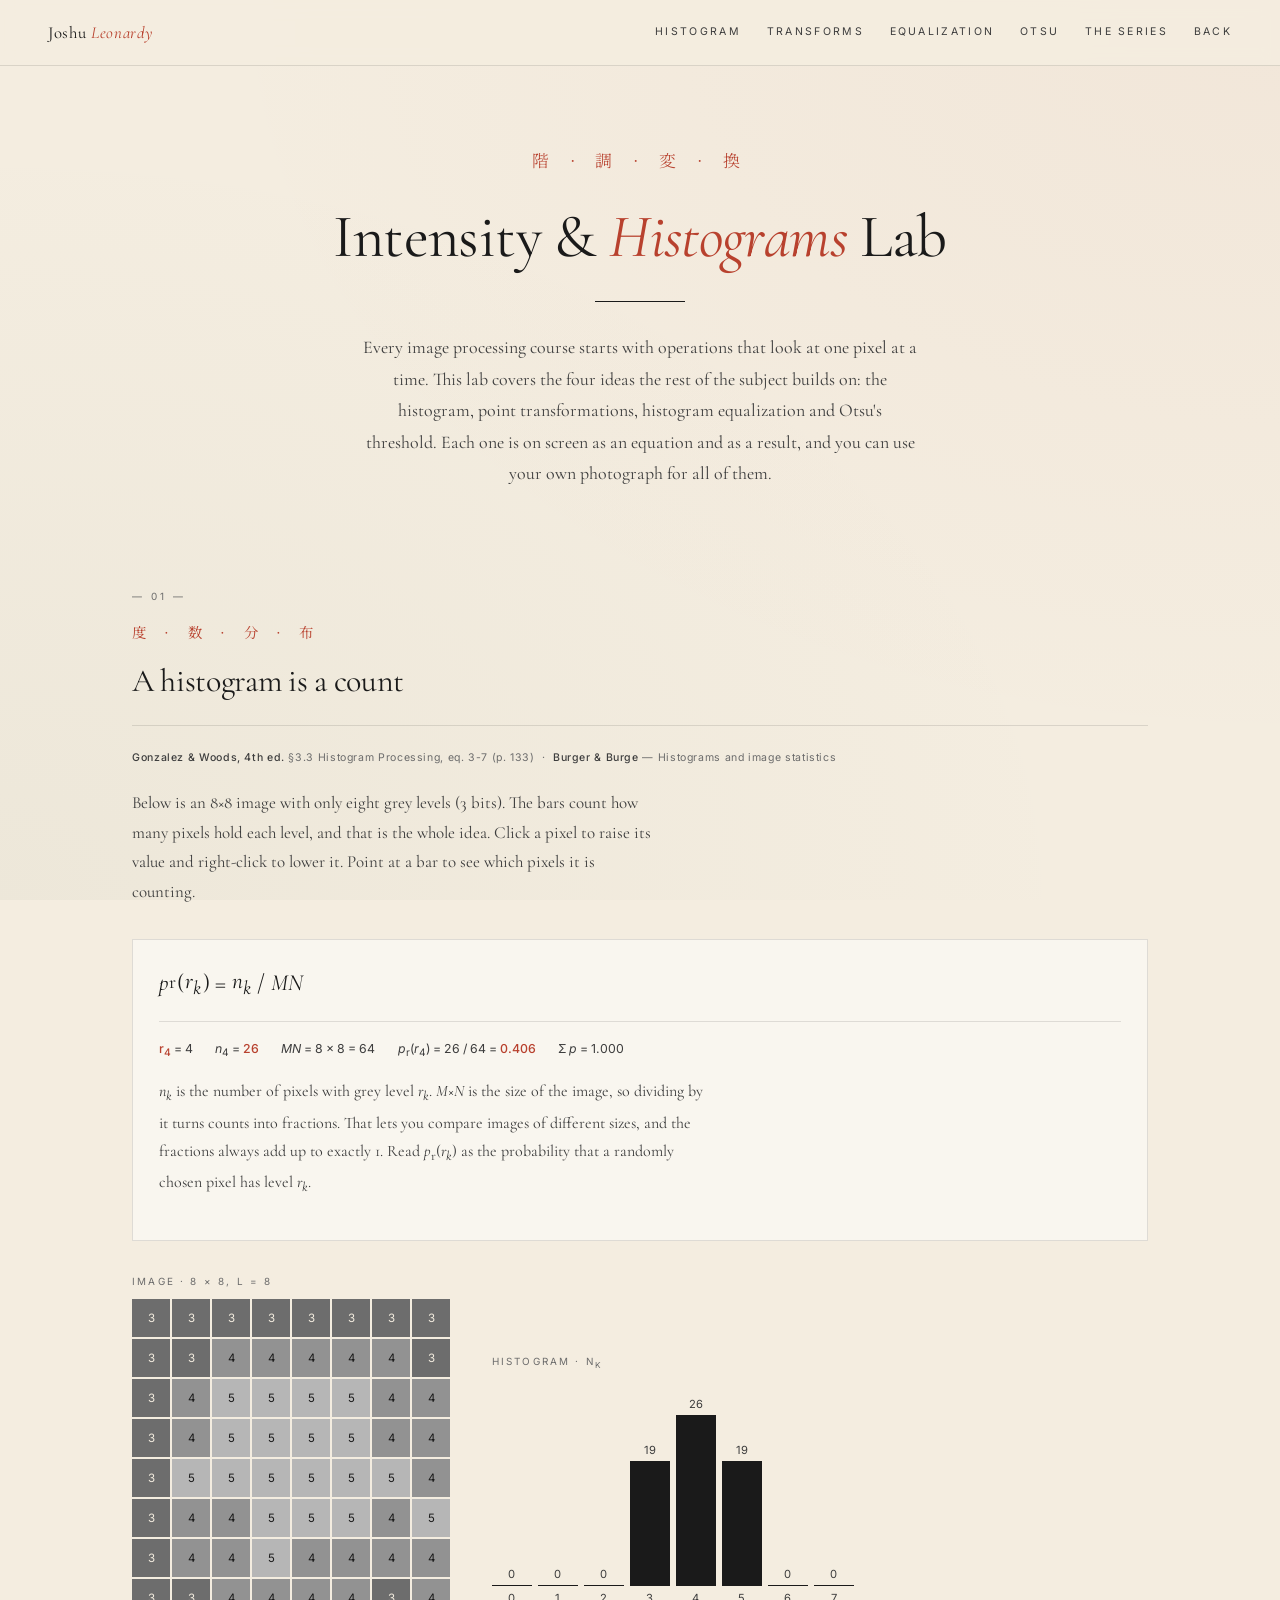
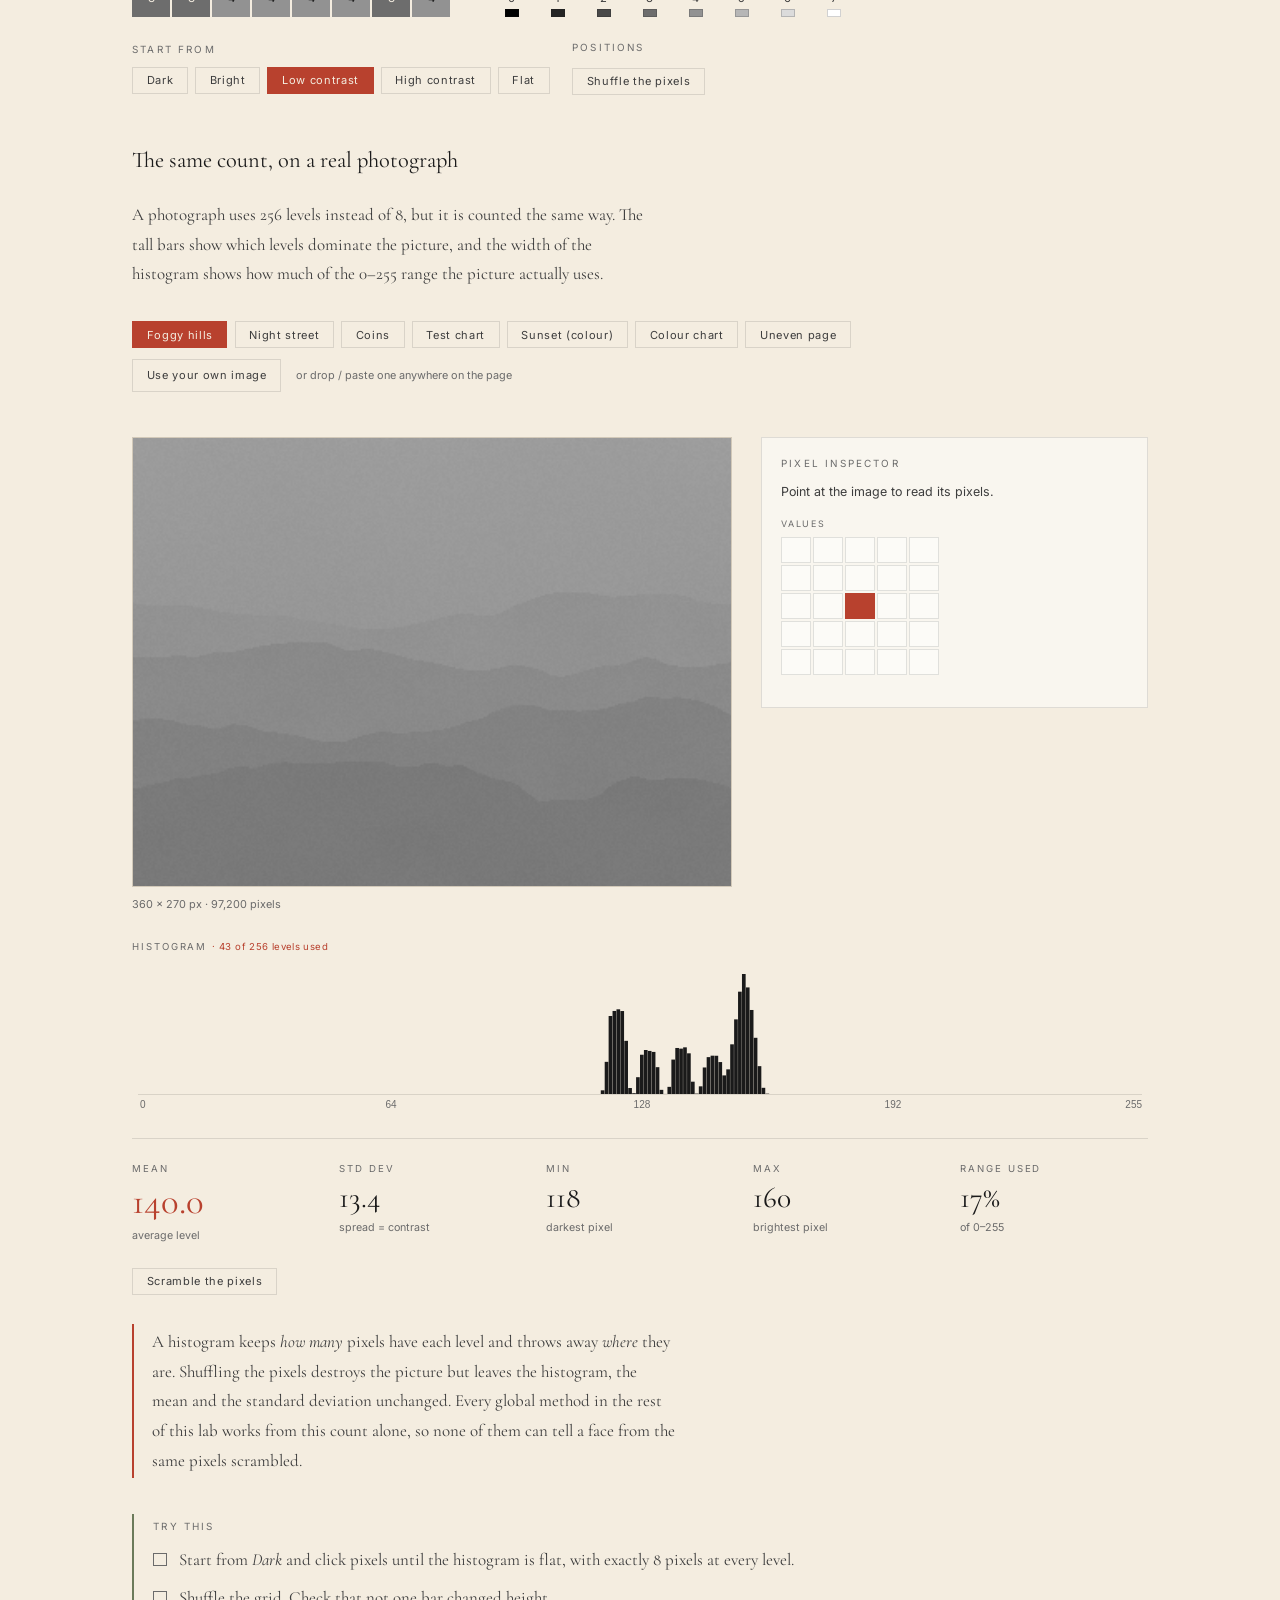
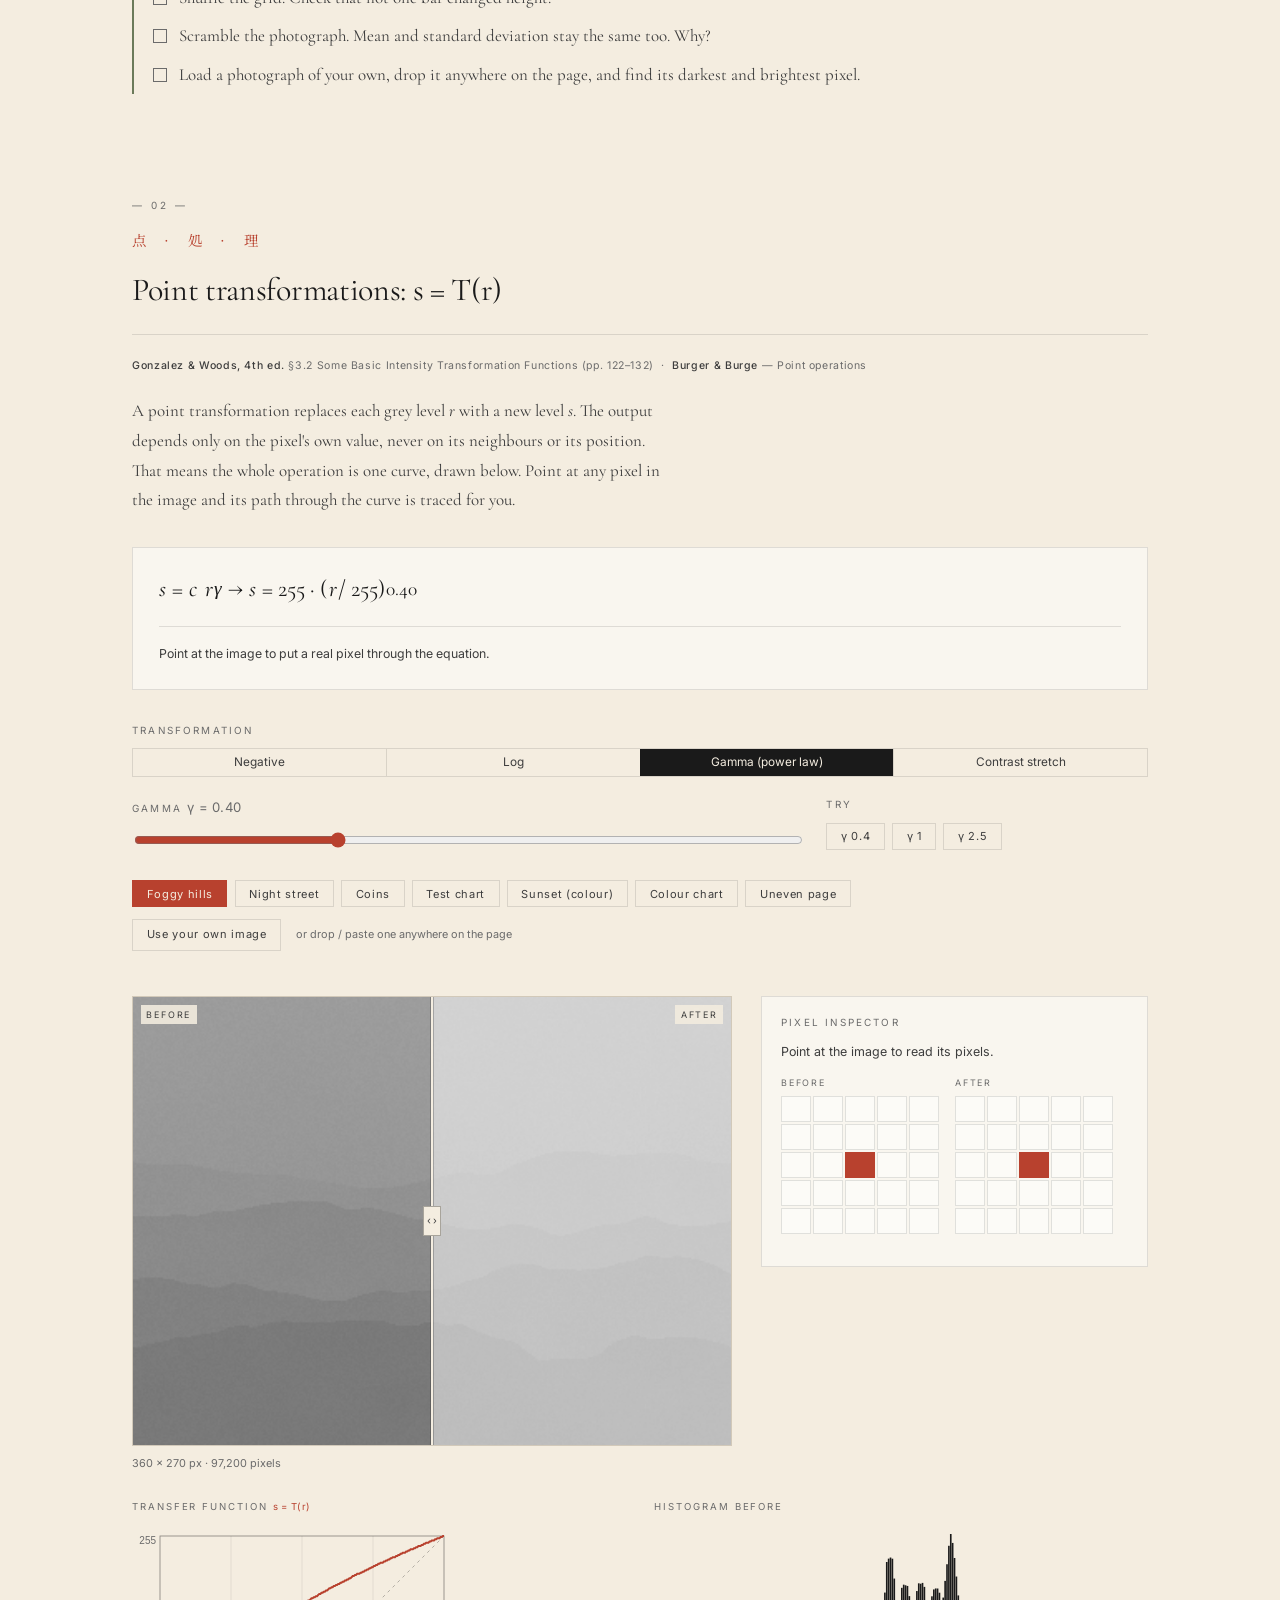
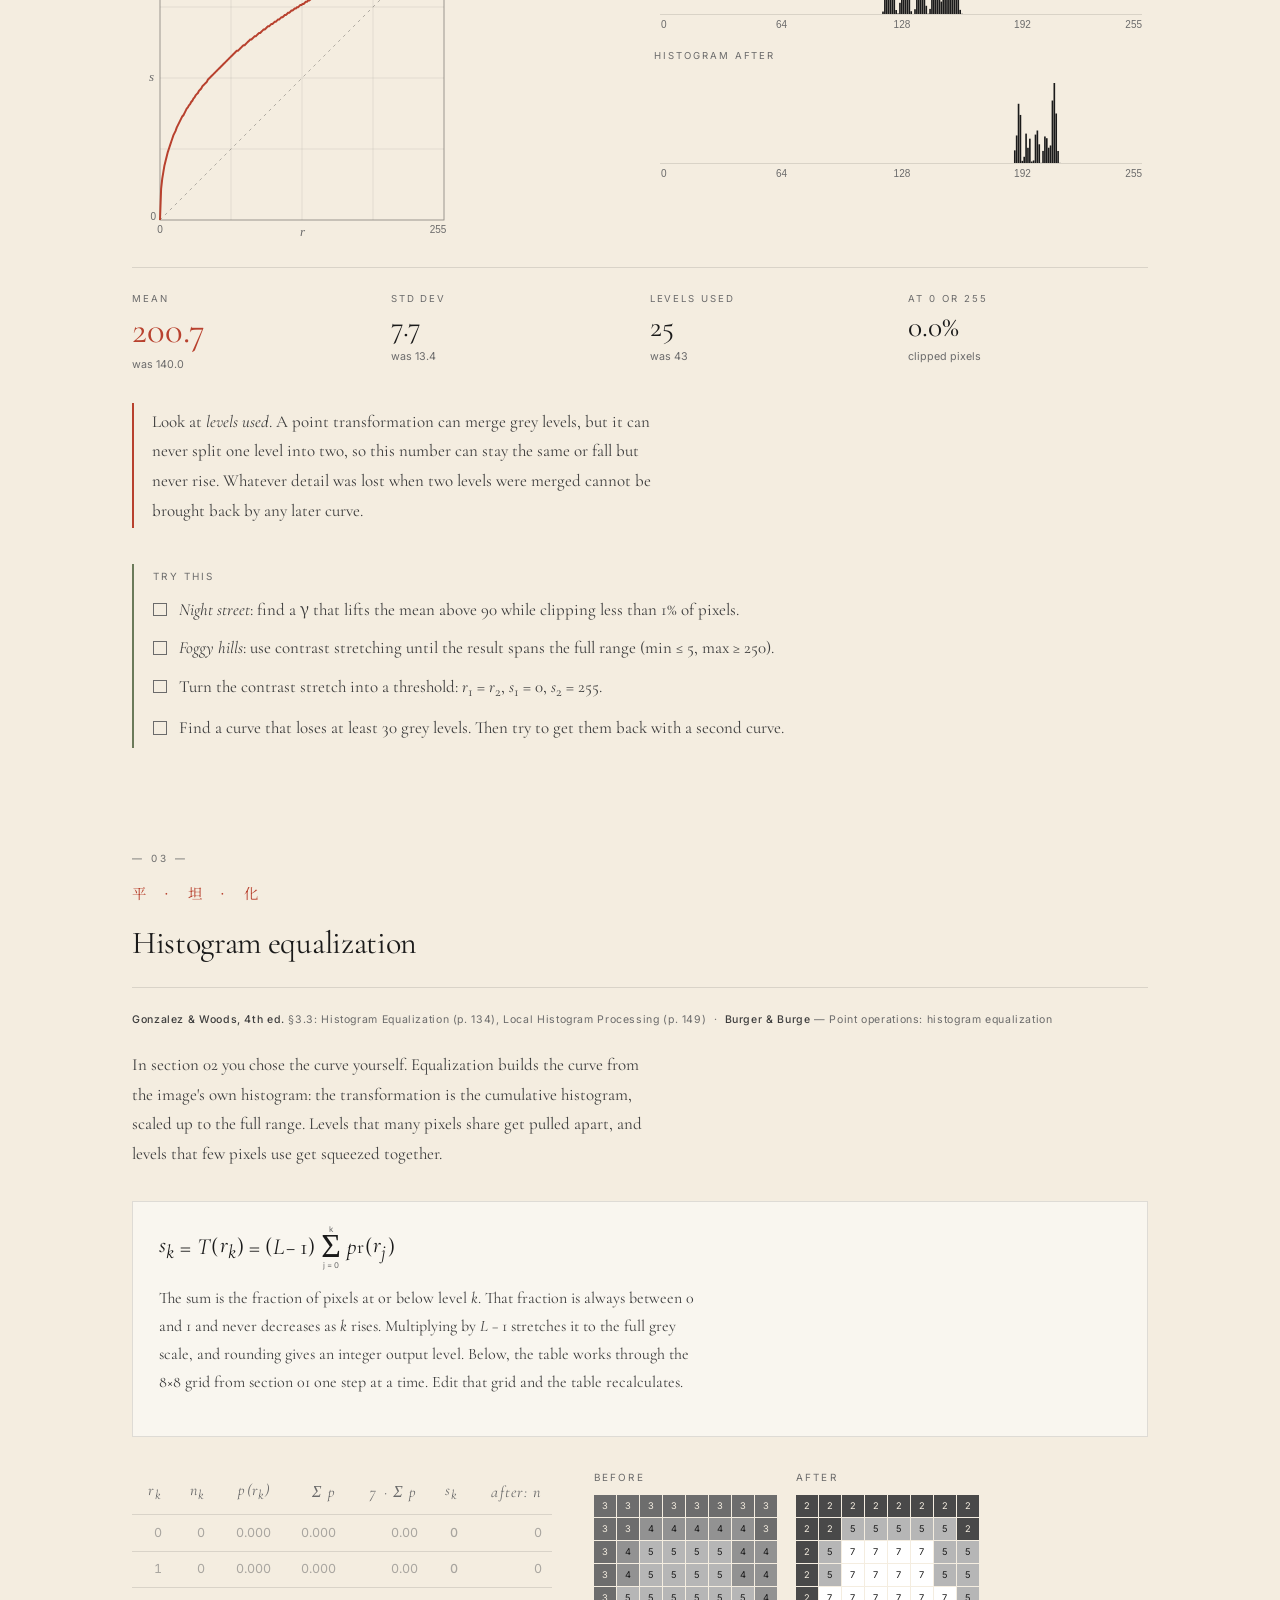
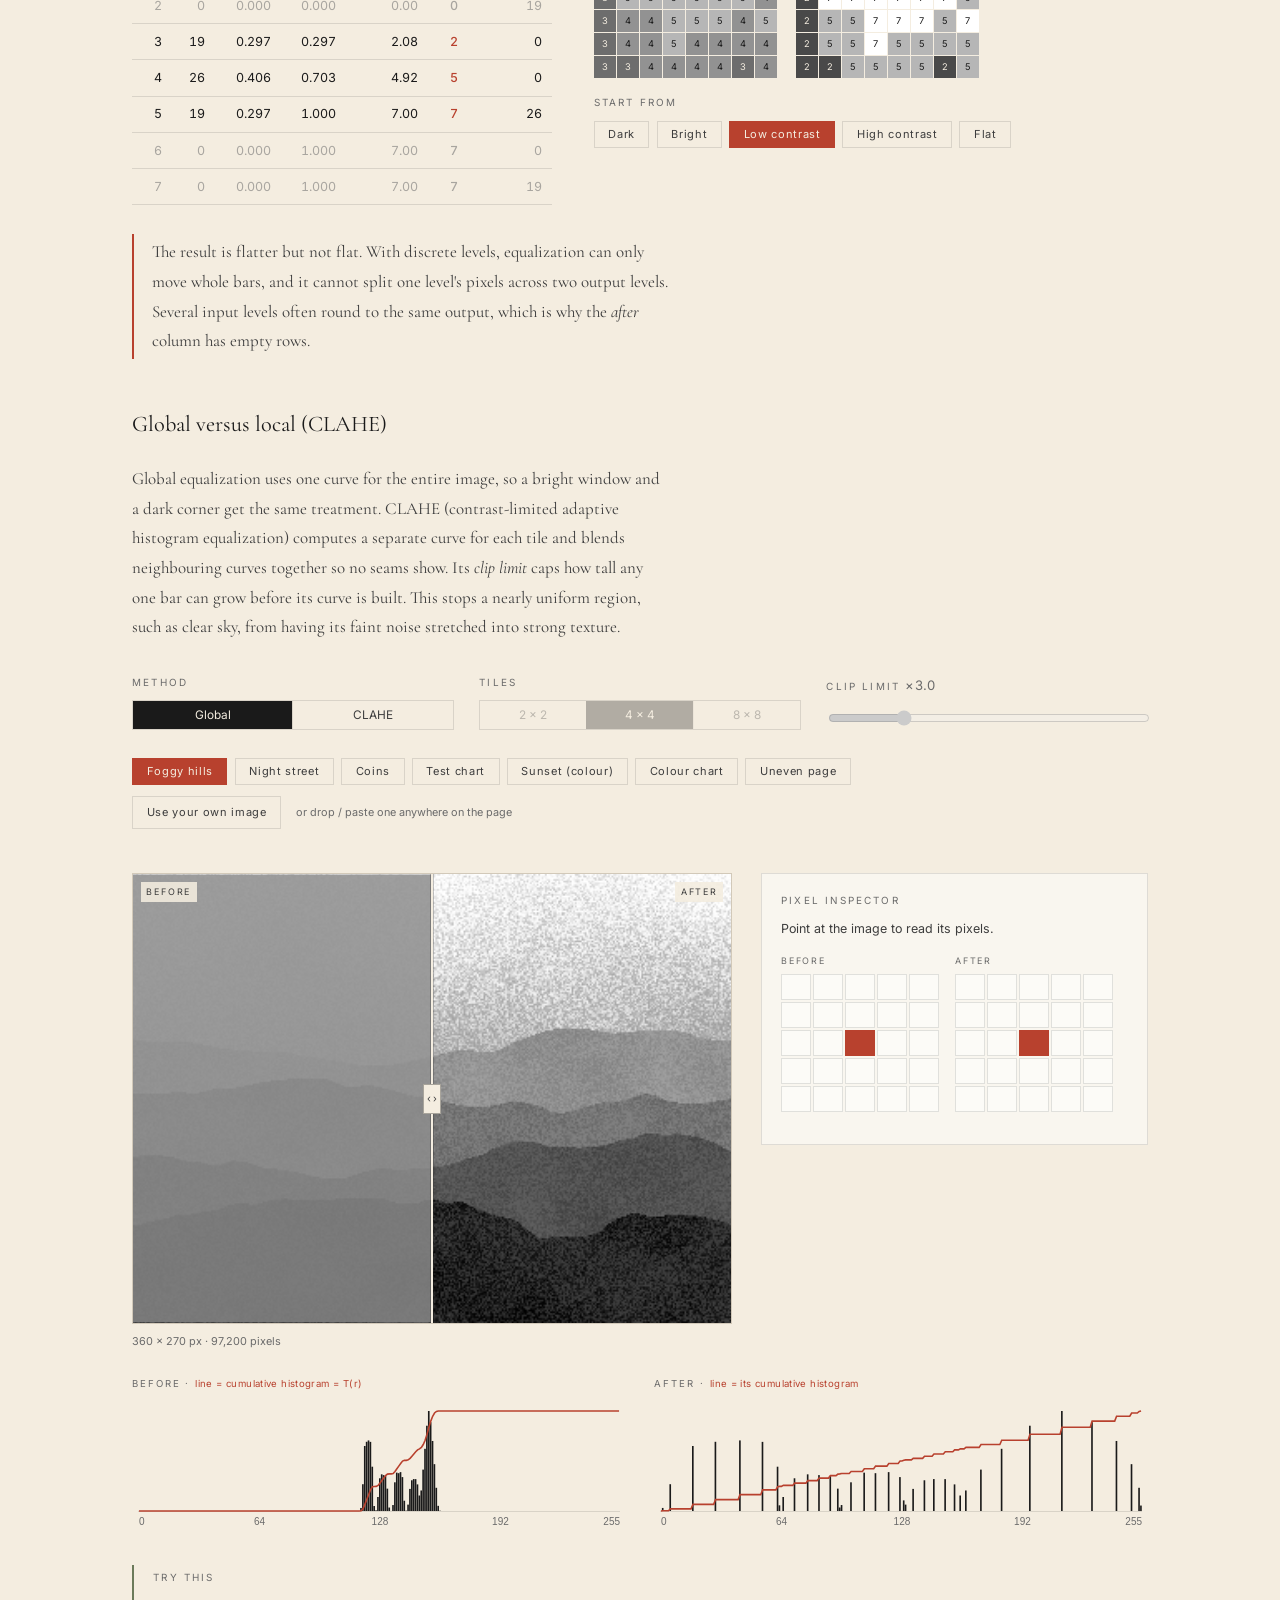
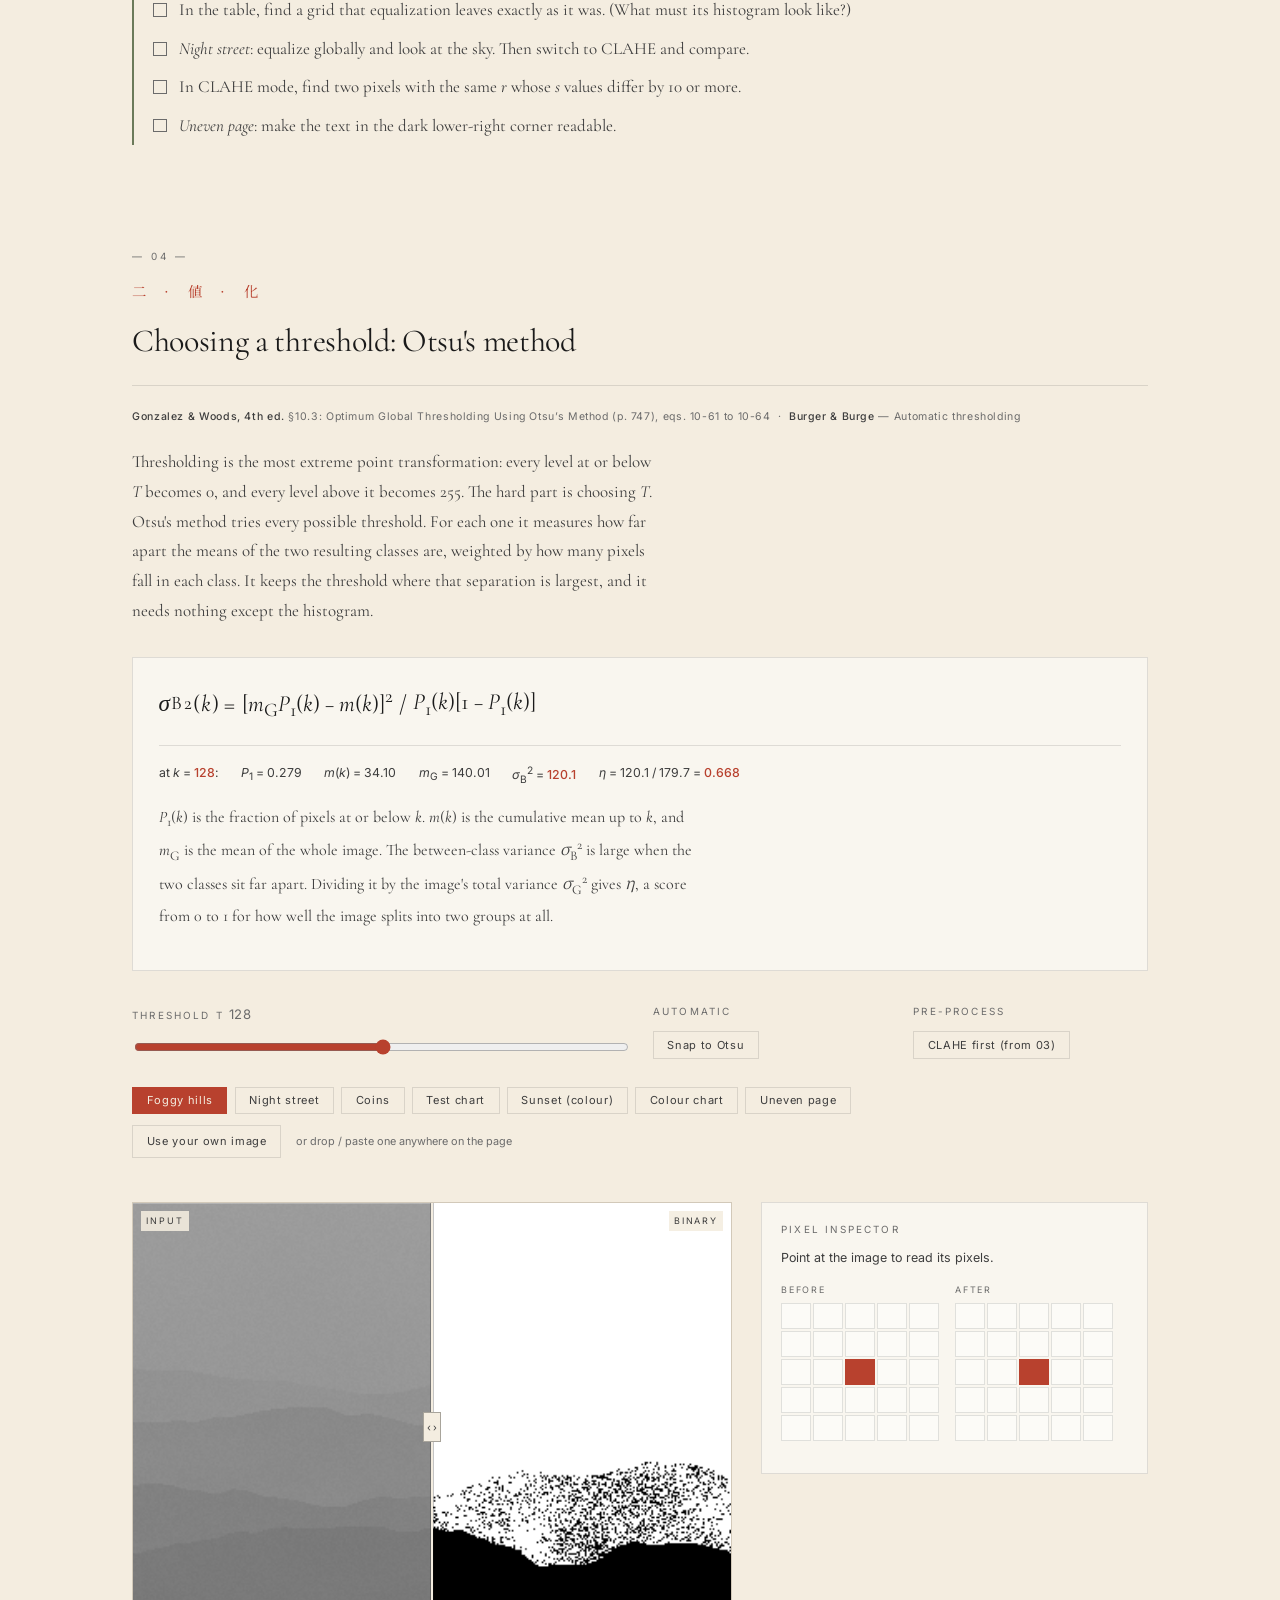
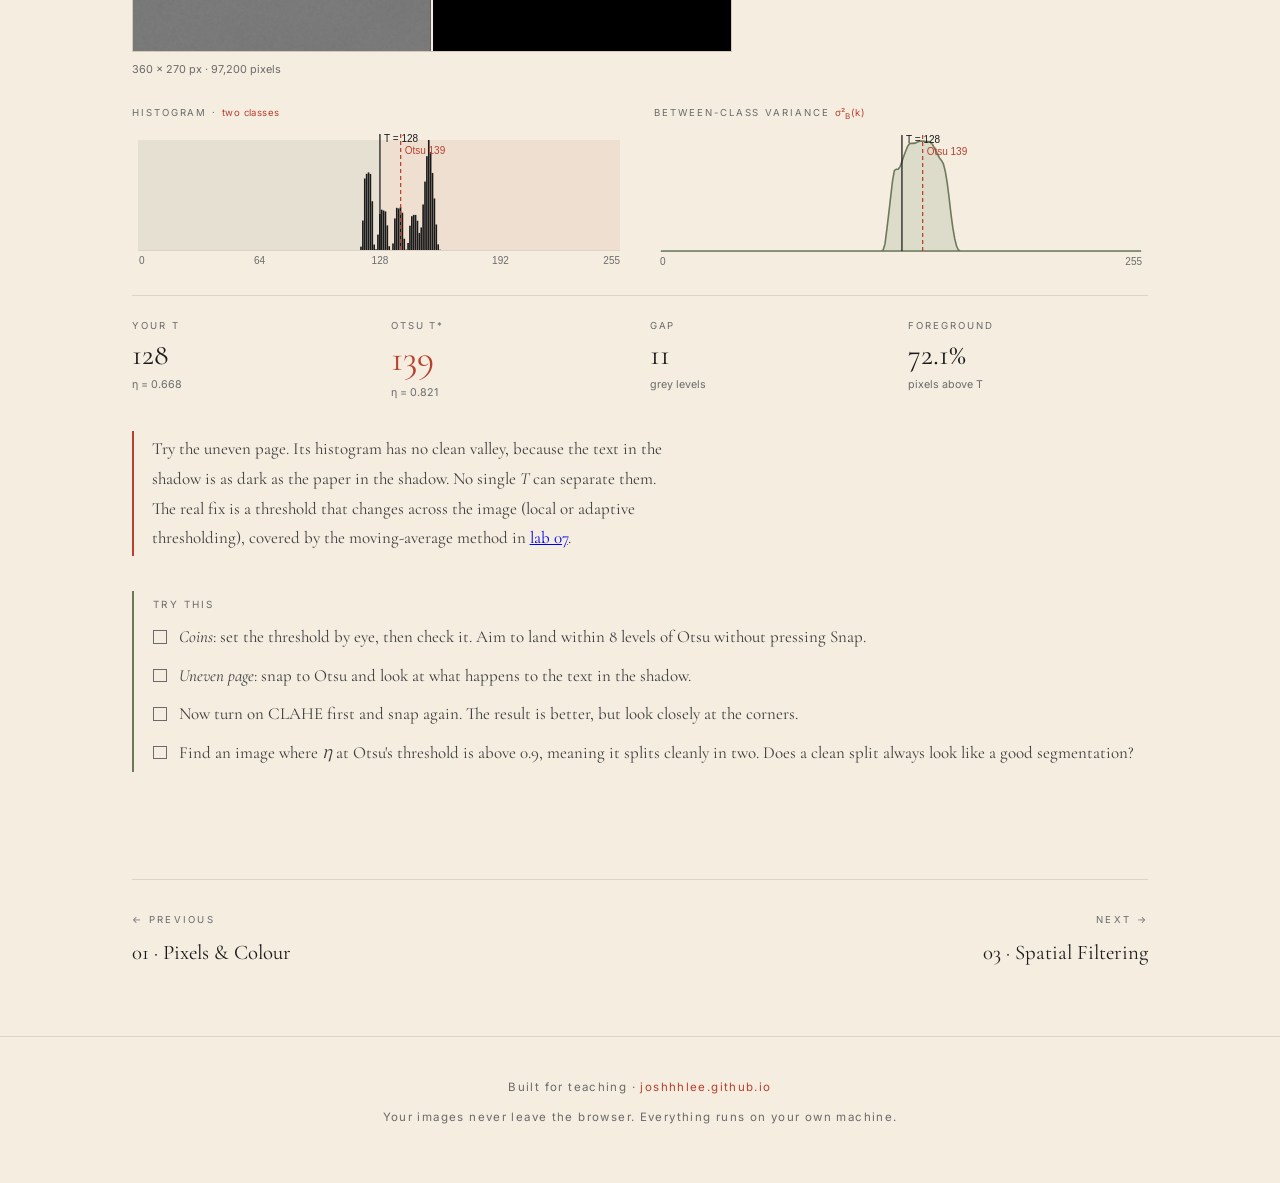
<file: projects/histogram-lab.html>
<!DOCTYPE html>
<html lang="en">
<head>
<meta charset="UTF-8" />
<meta name="viewport" content="width=device-width, initial-scale=1.0" />
<title>Intensity &amp; Histograms Lab — Joshu Leonardy</title>
<meta name="description" content="An interactive image processing lab: histograms, point transformations (negative, log, gamma, contrast stretching), histogram equalization, CLAHE and Otsu's threshold — on sample images or your own photograph." />
<link rel="preconnect" href="https://fonts.googleapis.com">
<link rel="preconnect" href="https://fonts.gstatic.com" crossorigin>
<link href="https://fonts.googleapis.com/css2?family=Cormorant+Garamond:ital,wght@0,300;0,400;0,500;0,600;1,300&family=Noto+Serif+JP:wght@300;400;500;700&family=Inter:wght@300;400;500&display=swap" rel="stylesheet">
<link rel="stylesheet" href="../assets/lab.css">
<style>
section{scroll-margin-top:64px}
/* ── 01: the 8×8 grid and its histogram ── */
.g-wrap{display:flex;flex-wrap:wrap;gap:2.6rem;align-items:flex-end;margin-top:.4rem}
.g-grid{display:grid;grid-template-columns:repeat(8,38px);grid-auto-rows:38px;gap:2px}
.gpx{border:0;padding:0;font-family:'Inter',sans-serif;font-size:.72rem;cursor:pointer;position:relative}
.gpx.lit{outline:2px solid var(--vermillion);outline-offset:1px;z-index:1}
.g-bars{display:flex;gap:6px;align-items:flex-end;height:236px}
.gbar{display:flex;flex-direction:column;align-items:center;justify-content:flex-end;width:40px;height:100%;
  cursor:pointer;background:none;border:0;padding:0;font-family:'Inter',sans-serif;color:var(--ink-soft)}
.gbar .n{font-size:.7rem;margin-bottom:.25rem}
.gbar .col{width:100%;background:var(--ink);transition:height .4s var(--ease-out),background .2s}
.gbar.lit .col{background:var(--vermillion)}
.gbar.lit .n,.gbar.lit .k{color:var(--vermillion)}
.gbar .k{font-size:.7rem;width:100%;text-align:center;border-top:1px solid var(--ink);padding-top:.3rem;margin-top:0}
.gbar .sw{width:14px;height:8px;border:1px solid rgba(26,26,26,.2);margin-top:.25rem}
.g-tools{display:flex;flex-wrap:wrap;gap:.6rem 1.4rem;align-items:center;margin-top:1.4rem}

/* ── 03: worked equalization table ── */
.eq-work{display:flex;flex-wrap:wrap;gap:2rem 2.6rem;align-items:flex-start;margin-top:.6rem}
.table-scroll{overflow-x:auto;max-width:100%}
.eqt{border-collapse:collapse;font-family:'Inter',sans-serif;font-size:.78rem;min-width:420px}
.eqt th,.eqt td{border-bottom:1px solid var(--line);padding:.42rem .65rem;text-align:right;font-variant-numeric:tabular-nums}
.eqt th{font-size:.6rem;letter-spacing:.08em;color:var(--ink-light);font-weight:400;
  font-family:'Cormorant Garamond',serif;font-size:1rem;font-style:italic}
.eqt td.s{color:var(--vermillion);font-weight:500}
.eqt tr.zero td{color:var(--ink-light);opacity:.55}
.minis{display:flex;gap:1.2rem;flex-wrap:wrap}
.mini{display:grid;grid-template-columns:repeat(8,22px);grid-auto-rows:22px;gap:1px}
.mini div{font-family:'Inter',sans-serif;font-size:.58rem;display:flex;align-items:center;justify-content:center}

@media(max-width:820px){
  .g-grid{grid-template-columns:repeat(8,minmax(0,36px));grid-auto-rows:36px}
  .g-bars{gap:4px;height:200px}
  .gbar{width:30px}
}
</style>
</head>
<body>

<header class="top-bar">
  <a class="brand" href="../index.html">Joshu <em>Leonardy</em></a>
  <nav class="nav-links">
    <a href="#count">Histogram</a><a href="#point">Transforms</a>
    <a href="#equalize">Equalization</a><a href="#threshold">Otsu</a>
    <a href="labs.html">The Series</a>
    <a href="../index.html">Back</a>
  </nav>
</header>

<div class="container">

<div class="hero">
  <div class="hero-kanji">階 · 調 · 変 · 換</div>
  <h1>Intensity &amp; <em>Histograms</em> Lab</h1>
  <div class="hero-divider"></div>
  <p>Every image processing course starts with operations that look at one pixel at a time. This lab covers the four ideas the rest of the subject builds on: the histogram, point transformations, histogram equalization and Otsu's threshold. Each one is on screen as an equation and as a result, and you can use your own photograph for all of them.</p>
</div>

<!-- ══════ 01 ══════ -->
<section id="count">
  <div class="section-heading reveal">
    <span class="section-num">— 01 —</span>
    <div class="section-heading-kanji">度 · 数 · 分 · 布</div>
    <h2 class="section-heading-text">A histogram is a count</h2>
    <div class="section-heading-rule"></div>
  </div>
  <p class="ip-ref"><b>Gonzalez &amp; Woods, 4th ed.</b> §3.3 Histogram Processing, eq. 3-7 (p. 133) &nbsp;·&nbsp; <b>Burger &amp; Burge</b> — Histograms and image statistics</p>
  <p class="lede reveal d1">Below is an 8×8 image with only eight grey levels (3 bits). The bars count how many pixels hold each level, and that is the whole idea. Click a pixel to raise its value and right-click to lower it. Point at a bar to see which pixels it is counting.</p>

  <div class="eqbox">
    <div class="eqmath"><i>p</i><sub>r</sub>(<i>r<sub>k</sub></i>)&nbsp;=&nbsp;<i>n<sub>k</sub></i>&nbsp;/&nbsp;<i>MN</i></div>
    <div class="eqkey" id="eq1"></div>
    <p class="eqgloss"><i>n<sub>k</sub></i> is the number of pixels with grey level <i>r<sub>k</sub></i>. <i>M</i>×<i>N</i> is the size of the image, so dividing by it turns counts into fractions. That lets you compare images of different sizes, and the fractions always add up to exactly 1. Read <i>p</i><sub>r</sub>(<i>r<sub>k</sub></i>) as the probability that a randomly chosen pixel has level <i>r<sub>k</sub></i>.</p>
  </div>

  <div class="g-wrap">
    <div>
      <span class="label">Image · 8 × 8, L = 8</span>
      <div class="g-grid" id="g-grid"></div>
    </div>
    <div>
      <span class="label">Histogram · n<sub>k</sub></span>
      <div class="g-bars" id="g-bars"></div>
    </div>
  </div>
  <div class="g-tools">
    <div><span class="label">Start from</span><div class="chiprow" id="g-pre"></div></div>
    <div><span class="label">Positions</span><button type="button" class="chip" id="g-shuffle">Shuffle the pixels</button></div>
  </div>

  <h3 class="sub-h">The same count, on a real photograph</h3>
  <p class="lede">A photograph uses 256 levels instead of 8, but it is counted the same way. The tall bars show which levels dominate the picture, and the width of the histogram shows how much of the 0–255 range the picture actually uses.</p>
  <div id="pick1"></div>
  <div id="st1"></div>
  <div class="ip-charts">
    <div class="ip-chart"><span class="cap">Histogram <em id="h1-cap"></em></span><canvas id="h1"></canvas></div>
  </div>
  <div class="scoreboard" id="sb1"></div>
  <div class="g-tools"><button type="button" class="chip" id="scr1" aria-pressed="false">Scramble the pixels</button></div>
  <div class="note">A histogram keeps <em>how many</em> pixels have each level and throws away <em>where</em> they are. Shuffling the pixels destroys the picture but leaves the histogram, the mean and the standard deviation unchanged. Every global method in the rest of this lab works from this count alone, so none of them can tell a face from the same pixels scrambled.</div>
  <div id="t1"></div>
</section>

<!-- ══════ 02 ══════ -->
<section id="point">
  <div class="section-heading reveal">
    <span class="section-num">— 02 —</span>
    <div class="section-heading-kanji">点 · 処 · 理</div>
    <h2 class="section-heading-text">Point transformations: s = T(r)</h2>
    <div class="section-heading-rule"></div>
  </div>
  <p class="ip-ref"><b>Gonzalez &amp; Woods, 4th ed.</b> §3.2 Some Basic Intensity Transformation Functions (pp. 122–132) &nbsp;·&nbsp; <b>Burger &amp; Burge</b> — Point operations</p>
  <p class="lede reveal d1">A point transformation replaces each grey level <i>r</i> with a new level <i>s</i>. The output depends only on the pixel's own value, never on its neighbours or its position. That means the whole operation is one curve, drawn below. Point at any pixel in the image and its path through the curve is traced for you.</p>

  <div class="eqbox">
    <div class="eqmath" id="eq2"></div>
    <div class="eqkey" id="eq2-at"><span>Point at the image to put a real pixel through the equation.</span></div>
  </div>

  <div class="controls" style="margin-top:0">
    <div style="grid-column:1/-1"><span class="label">Transformation</span><div class="seg" id="op-seg"></div></div>
  </div>
  <div class="controls" id="op-param" style="margin-top:1.2rem"></div>

  <div id="pick2"></div>
  <div id="st2"></div>
  <div class="ip-charts">
    <div class="ip-chart ip-curve"><span class="cap">Transfer function <em>s = T(r)</em></span><canvas id="curve" aria-label="Transfer function. In contrast stretching, drag the two handles."></canvas></div>
    <div class="ip-chart"><span class="cap">Histogram before</span><canvas id="h2a"></canvas>
      <span class="cap" style="margin-top:1rem">Histogram after</span><canvas id="h2b"></canvas></div>
  </div>
  <div class="scoreboard" id="sb2"></div>
  <div class="note">Look at <em>levels used</em>. A point transformation can merge grey levels, but it can never split one level into two, so this number can stay the same or fall but never rise. Whatever detail was lost when two levels were merged cannot be brought back by any later curve.</div>
  <div id="t2"></div>
</section>

<!-- ══════ 03 ══════ -->
<section id="equalize">
  <div class="section-heading reveal">
    <span class="section-num">— 03 —</span>
    <div class="section-heading-kanji">平 · 坦 · 化</div>
    <h2 class="section-heading-text">Histogram equalization</h2>
    <div class="section-heading-rule"></div>
  </div>
  <p class="ip-ref"><b>Gonzalez &amp; Woods, 4th ed.</b> §3.3: Histogram Equalization (p. 134), Local Histogram Processing (p. 149) &nbsp;·&nbsp; <b>Burger &amp; Burge</b> — Point operations: histogram equalization</p>
  <p class="lede reveal d1">In section 02 you chose the curve yourself. Equalization builds the curve from the image's own histogram: the transformation is the cumulative histogram, scaled up to the full range. Levels that many pixels share get pulled apart, and levels that few pixels use get squeezed together.</p>

  <div class="eqbox">
    <div class="eqmath"><i>s<sub>k</sub></i>&nbsp;=&nbsp;<i>T</i>(<i>r<sub>k</sub></i>)&nbsp;=&nbsp;(<i>L</i> − 1)<span class="sigma"><small>k</small><span class="big">Σ</span><small>j = 0</small></span><i>p</i><sub>r</sub>(<i>r<sub>j</sub></i>)</div>
    <p class="eqgloss">The sum is the fraction of pixels at or below level <i>k</i>. That fraction is always between 0 and 1 and never decreases as <i>k</i> rises. Multiplying by <i>L</i> − 1 stretches it to the full grey scale, and rounding gives an integer output level. Below, the table works through the 8×8 grid from section 01 one step at a time. Edit that grid and the table recalculates.</p>
  </div>

  <div class="eq-work">
    <div class="table-scroll"><table class="eqt" id="eqt"></table></div>
    <div>
      <div class="minis">
        <div><span class="label">Before</span><div class="mini" id="mini-a"></div></div>
        <div><span class="label">After</span><div class="mini" id="mini-b"></div></div>
      </div>
      <div style="margin-top:1rem"><span class="label">Start from</span><div class="chiprow" id="g-pre2"></div></div>
    </div>
  </div>
  <div class="note">The result is flatter but not flat. With discrete levels, equalization can only move whole bars, and it cannot split one level's pixels across two output levels. Several input levels often round to the same output, which is why the <i>after</i> column has empty rows.</div>

  <h3 class="sub-h">Global versus local (CLAHE)</h3>
  <p class="lede">Global equalization uses one curve for the entire image, so a bright window and a dark corner get the same treatment. CLAHE (contrast-limited adaptive histogram equalization) computes a separate curve for each tile and blends neighbouring curves together so no seams show. Its <i>clip limit</i> caps how tall any one bar can grow before its curve is built. This stops a nearly uniform region, such as clear sky, from having its faint noise stretched into strong texture.</p>
  <div class="controls" style="margin-top:0">
    <div><span class="label">Method</span><div class="seg" id="he-mode"></div></div>
    <div><span class="label">Tiles</span><div class="seg" id="he-tiles"></div></div>
    <div><span class="label">Clip limit <span class="mono" id="he-clip-v"></span></span><input type="range" id="he-clip" min="1" max="10" step="0.5" value="3" aria-label="Clip limit"></div>
  </div>
  <div id="pick3"></div>
  <div id="st3"></div>
  <div class="ip-charts">
    <div class="ip-chart"><span class="cap">Before · <em>line = cumulative histogram = T(r)</em></span><canvas id="h3a"></canvas></div>
    <div class="ip-chart"><span class="cap">After · <em>line = its cumulative histogram</em></span><canvas id="h3b"></canvas></div>
  </div>
  <div id="t3"></div>
</section>

<!-- ══════ 04 ══════ -->
<section id="threshold">
  <div class="section-heading reveal">
    <span class="section-num">— 04 —</span>
    <div class="section-heading-kanji">二 · 値 · 化</div>
    <h2 class="section-heading-text">Choosing a threshold: Otsu's method</h2>
    <div class="section-heading-rule"></div>
  </div>
  <p class="ip-ref"><b>Gonzalez &amp; Woods, 4th ed.</b> §10.3: Optimum Global Thresholding Using Otsu&rsquo;s Method (p. 747), eqs. 10-61 to 10-64 &nbsp;·&nbsp; <b>Burger &amp; Burge</b> — Automatic thresholding</p>
  <p class="lede reveal d1">Thresholding is the most extreme point transformation: every level at or below <i>T</i> becomes 0, and every level above it becomes 255. The hard part is choosing <i>T</i>. Otsu's method tries every possible threshold. For each one it measures how far apart the means of the two resulting classes are, weighted by how many pixels fall in each class. It keeps the threshold where that separation is largest, and it needs nothing except the histogram.</p>

  <div class="eqbox">
    <div class="eqmath"><i>σ</i><sub>B</sub><sup>2</sup>(<i>k</i>)&nbsp;=&nbsp;<span>[<i>m</i><sub>G</sub><i>P</i><sub>1</sub>(<i>k</i>) − <i>m</i>(<i>k</i>)]<sup>2</sup></span>&nbsp;/&nbsp;<span><i>P</i><sub>1</sub>(<i>k</i>)[1 − <i>P</i><sub>1</sub>(<i>k</i>)]</span></div>
    <div class="eqkey" id="eq4"></div>
    <p class="eqgloss"><i>P</i><sub>1</sub>(<i>k</i>) is the fraction of pixels at or below <i>k</i>. <i>m</i>(<i>k</i>) is the cumulative mean up to <i>k</i>, and <i>m</i><sub>G</sub> is the mean of the whole image. The between-class variance <i>σ</i><sub>B</sub><sup>2</sup> is large when the two classes sit far apart. Dividing it by the image's total variance <i>σ</i><sub>G</sub><sup>2</sup> gives <i>η</i>, a score from 0 to 1 for how well the image splits into two groups at all.</p>
  </div>

  <div class="controls" style="margin-top:0">
    <div style="grid-column:span 2"><span class="label">Threshold T <span class="mono" id="th-v"></span></span><input type="range" id="th" min="0" max="254" value="128" aria-label="Threshold"></div>
    <div><span class="label">Automatic</span><button type="button" class="chip" id="th-snap">Snap to Otsu</button></div>
    <div><span class="label">Pre-process</span><button type="button" class="chip" id="th-pre" aria-pressed="false">CLAHE first (from 03)</button></div>
  </div>
  <div id="pick4"></div>
  <div id="st4"></div>
  <div class="ip-charts">
    <div class="ip-chart"><span class="cap">Histogram · <em>two classes</em></span><canvas id="h4"></canvas></div>
    <div class="ip-chart"><span class="cap">Between-class variance <em>σ²<sub>B</sub>(k)</em></span><canvas id="s4"></canvas></div>
  </div>
  <div class="scoreboard" id="sb4"></div>
  <div class="note">Try the uneven page. Its histogram has no clean valley, because the text in the shadow is as dark as the paper in the shadow. No single <i>T</i> can separate them. The real fix is a threshold that changes across the image (local or adaptive thresholding), covered by the moving-average method in <a href="segmentation-classical-lab.html#threshold">lab 07</a>.</div>
  <div id="t4"></div>
</section>

<nav class="lab-pager">
  <a href="pixels-colour-lab.html" class="prev">
    <span class="pager-dir">← Previous</span>
    <span class="pager-title">01 · Pixels &amp; Colour</span>
  </a>
  <a href="spatial-filtering-lab.html" class="next">
    <span class="pager-dir">Next →</span>
    <span class="pager-title">03 · Spatial Filtering</span>
  </a>
</nav>

</div>

<footer class="lab-footer">
  <div class="container">
    <p>Built for teaching · <a href="../index.html">joshhhlee.github.io</a></p>
    <p style="margin-top:.6rem">Your images never leave the browser. Everything runs on your own machine.</p>
  </div>
</footer>

<script src="../assets/lab.js"></script>
<script src="../assets/imgproc.js"></script>
<script>
/* ═══════════════════════════════════════════════════════════════════
   Intensity & Histograms Lab
   ═══════════════════════════════════════════════════════════════════ */

let IMG = null;
const $ = id => document.getElementById(id);
const f1 = v => v.toFixed(1);

function mulberry32(a) {
  return () => {
    a |= 0; a = a + 0x6D2B79F5 | 0;
    let t = Math.imul(a ^ a >>> 15, 1 | a);
    t = t + Math.imul(t ^ t >>> 7, 61 | t) ^ t;
    return ((t ^ t >>> 14) >>> 0) / 4294967296;
  };
}

/* ═════ 01 — the 8×8 grid ═════ */

const GN = 8, GL = 8;
const G = { px: new Uint8Array(GN * GN), pre: 'low', hi: -1, from: 'low', edits: 0, shuffled: false };

const PRESETS = [['dark', 'Dark'], ['bright', 'Bright'], ['low', 'Low contrast'], ['high', 'High contrast'], ['flat', 'Flat']];

function loadPreset(key) {
  // one smooth "scene": a lit blob on a gentle ramp, then remapped per preset
  const raw = [];
  for (let y = 0; y < GN; y++)
    for (let x = 0; x < GN; x++)
      raw.push(0.7 * (1 - Math.hypot(x - 2.5, y - 3) / 6) + 0.05 * x + 0.03 * y + (hash2(x, y, 7) - 0.5) * 0.12);
  const lo = Math.min(...raw), hi = Math.max(...raw);
  const p = raw.map(v => (v - lo) / (hi - lo));
  // Rank the pixels by brightness, then hand out levels by quantile — the picture
  // keeps its layout while the histogram takes the preset's shape.
  const order = p.map((v, i) => i).sort((a, b) => p[a] - p[b]);
  const cuts = {                       // upper quantile edge for each level, from 0 upward
    dark: [[0, .3], [1, .7], [2, .9], [3, 1]],
    bright: [[4, .1], [5, .3], [6, .7], [7, 1]],
    low: [[3, .3], [4, .7], [5, 1]],
    high: [[0, .16], [1, .28], [2, .38], [3, .47], [4, .56], [5, .68], [6, .82], [7, 1]],
    flat: [[0, .125], [1, .25], [2, .375], [3, .5], [4, .625], [5, .75], [6, .875], [7, 1]]
  }[key];
  order.forEach((i, rank) => {
    const q = (rank + 0.5) / (GN * GN);
    G.px[i] = cuts.find(c => q < c[1])[0];
  });
  G.pre = key; G.from = key; G.edits = 0; G.shuffled = false;
}

function gCounts(px) {
  const n = new Array(GL).fill(0);
  px.forEach(v => n[v]++);
  return n;
}
const shade = v => Math.round(v * 255 / (GL - 1));

function buildGrid() {
  const el = $('g-grid');
  for (let i = 0; i < GN * GN; i++) {
    const b = document.createElement('button');
    b.type = 'button'; b.className = 'gpx';
    b.addEventListener('click', () => { G.px[i] = (G.px[i] + 1) % GL; edited(i); });
    b.addEventListener('contextmenu', e => { e.preventDefault(); G.px[i] = (G.px[i] + GL - 1) % GL; edited(i); });
    b.addEventListener('keydown', e => {
      if (e.key === '-' || e.key === 'ArrowDown') { e.preventDefault(); G.px[i] = (G.px[i] + GL - 1) % GL; edited(i); }
      else if (e.key === '+' || e.key === '=' || e.key === 'ArrowUp') { e.preventDefault(); G.px[i] = (G.px[i] + 1) % GL; edited(i); }
    });
    b.addEventListener('pointerenter', () => { G.hi = G.px[i]; renderGrid(); });
    b.addEventListener('focus', () => { G.hi = G.px[i]; renderGrid(); });
    el.appendChild(b);
  }
  el.addEventListener('pointerleave', () => { G.hi = -1; renderGrid(); });

  const bars = $('g-bars');
  for (let k = 0; k < GL; k++) {
    const b = document.createElement('button');
    b.type = 'button'; b.className = 'gbar';
    b.innerHTML = '<span class="n"></span><span class="col"></span><span class="k">' + k +
      '</span><span class="sw" style="background:rgb(' + shade(k) + ',' + shade(k) + ',' + shade(k) + ')"></span>';
    b.addEventListener('pointerenter', () => { G.hi = k; renderGrid(); });
    b.addEventListener('focus', () => { G.hi = k; renderGrid(); });
    bars.appendChild(b);
  }
  bars.addEventListener('pointerleave', () => { G.hi = -1; renderGrid(); });

  $('g-shuffle').addEventListener('click', () => {
    const r = Math.random;
    for (let i = G.px.length - 1; i > 0; i--) {
      const j = Math.floor(r() * (i + 1)); const t = G.px[i]; G.px[i] = G.px[j]; G.px[j] = t;
    }
    G.shuffled = true; renderGrid(); renderTable();
  });
}
function edited(i) {
  G.edits++; G.pre = null; G.hi = G.px[i];
  buildPresets(); renderGrid(); renderTable();
}
function buildPresets() {
  const pick = k => { loadPreset(k); buildPresets(); renderGrid(); renderTable(); };
  chips('g-pre', PRESETS, G.pre, pick);
  chips('g-pre2', PRESETS, G.pre, pick);
}

function renderGrid() {
  const n = gCounts(G.px), max = Math.max(...n, 1);
  Array.from($('g-grid').children).forEach((b, i) => {
    const v = G.px[i], s = shade(v);
    b.textContent = v;
    b.style.background = 'rgb(' + s + ',' + s + ',' + s + ')';
    b.style.color = v < 4 ? '#f4ede0' : '#1a1a1a';
    b.classList.toggle('lit', v === G.hi);
    b.setAttribute('aria-label', 'Pixel ' + (i % GN) + ', ' + Math.floor(i / GN) + ' = ' + v);
  });
  Array.from($('g-bars').children).forEach((b, k) => {
    b.querySelector('.n').textContent = n[k];
    b.querySelector('.col').style.height = (n[k] / max * 170) + 'px';
    b.classList.toggle('lit', k === G.hi);
    b.setAttribute('aria-label', 'Level ' + k + ': ' + n[k] + ' pixels');
  });
  const k = G.hi >= 0 ? G.hi : n.indexOf(max);
  $('eq1').innerHTML =
    '<span><b>r<sub>' + k + '</sub></b> = ' + k + '</span>' +
    '<span><i>n</i><sub>' + k + '</sub> = <b>' + n[k] + '</b></span>' +
    '<span><i>MN</i> = 8 × 8 = 64</span>' +
    '<span><i>p</i><sub>r</sub>(<i>r</i><sub>' + k + '</sub>) = ' + n[k] + ' / 64 = <b>' + (n[k] / 64).toFixed(3) + '</b></span>' +
    '<span>Σ <i>p</i> = ' + (n.reduce((a, b) => a + b, 0) / 64).toFixed(3) + '</span>';
  tries1.check();
}

/* ═════ 01 — on a photograph ═════ */

const S1 = { scr: false, scrOf: null, scrImg: null, hist: null };
function scrambled(img) {
  if (S1.scrOf === img) return S1.scrImg;
  const out = IP.clone(img), d = out.data, rnd = mulberry32(11);
  for (let i = d.length - 1; i > 0; i--) { const j = Math.floor(rnd() * (i + 1)); const t = d[i]; d[i] = d[j]; d[j] = t; }
  S1.scrOf = img; S1.scrImg = out;
  return out;
}
const st1 = IP.stage('st1', {
  compare: false,
  explain: r => '<i>r</i> = <b>' + r + '</b>. This pixel is one of <b>' + S1.hist[r].toLocaleString() +
    '</b> with that value, which is the height of bin ' + r + ' (' + (S1.hist[r] / IMG.data.length * 100).toFixed(2) + '% of the image).'
});
st1.onProbe = r => drawH1(r);
function drawH1(probe) {
  IP.drawHist($('h1'), S1.hist, { markers: probe != null ? [{ v: probe, label: 'r = ' + probe }] : [] });
}
function render1() {
  S1.hist = IP.histogram(IMG);
  const s = IP.stats(IMG, S1.hist);
  st1.set(S1.scr ? scrambled(IMG) : IMG);
  drawH1(null);
  $('h1-cap').textContent = '· ' + s.levels + ' of 256 levels used';
  $('sb1').innerHTML =
    score('Mean', f1(s.mean), 'average level', true) +
    score('Std dev', f1(s.std), 'spread = contrast') +
    score('Min', s.min, 'darkest pixel') +
    score('Max', s.max, 'brightest pixel') +
    score('Range used', ((s.max - s.min + 1) / 256 * 100).toFixed(0) + '%', 'of 0–255');
  tries1.check();
}
$('scr1').addEventListener('click', () => {
  S1.scr = !S1.scr;
  $('scr1').setAttribute('aria-pressed', String(S1.scr));
  $('scr1').textContent = S1.scr ? 'Unscramble' : 'Scramble the pixels';
  if (S1.scr) S1.didScramble = true;
  render1();
});

const tries1 = IP.tries('t1', [
  { text: 'Start from <i>Dark</i> and click pixels until the histogram is flat, with exactly 8 pixels at every level.',
    test: () => G.from === 'dark' && G.edits > 0 && gCounts(G.px).every(c => c === 8) },
  { text: 'Shuffle the grid. Check that not one bar changed height.', test: () => G.shuffled },
  { text: 'Scramble the photograph. Mean and standard deviation stay the same too. Why?', test: () => S1.didScramble },
  { text: 'Load a photograph of your own, drop it anywhere on the page, and find its darkest and brightest pixel.', test: () => IP.key === 'own' }
]);

/* ═════ 02 — point transformations ═════ */

const P = { op: 'gamma', g: 30, r1: 70, s1: 20, r2: 185, s2: 235, probe: null, out: null, lut: null, a: null, drag: -1 };
const gammaOf = v => Math.pow(10, (v - 50) / 50);        // slider 0–100 → γ 0.1 … 10
const LOGC = 255 / Math.log(256);

function stretchAt(r) {
  const k = [[0, 0], [P.r1, P.s1], [P.r2, P.s2], [255, 255]];
  for (let i = 0; i < 3; i++) {
    const [xa, ya] = k[i], [xb, yb] = k[i + 1];
    if (r <= xb) return xb === xa ? yb : ya + (r - xa) * (yb - ya) / (xb - xa);
  }
  return 255;
}
function stretchSeg(r) {
  const k = [[0, 0], [P.r1, P.s1], [P.r2, P.s2], [255, 255]];
  for (let i = 0; i < 3; i++) if (r <= k[i + 1][0] && k[i + 1][0] !== k[i][0]) return [k[i], k[i + 1]];
  return [k[2], k[3]];
}

const OPS = {
  negative: {
    label: 'Negative',
    fn: r => 255 - r,
    eq: () => '<i>s</i>&nbsp;=&nbsp;(<i>L</i> − 1) − <i>r</i>&nbsp;=&nbsp;255 − <i>r</i>',
    at: (r, s) => '<span><i>r</i> = <b>' + r + '</b></span><span><i>s</i> = 255 − ' + r + ' = <b>' + s + '</b></span>' +
      '<span>Dark becomes light. Used for reading detail in dark regions, e.g. medical films.</span>'
  },
  log: {
    label: 'Log',
    fn: r => LOGC * Math.log(1 + r),
    eq: () => '<i>s</i>&nbsp;=&nbsp;<i>c</i>&nbsp;ln(1 + <i>r</i>),&nbsp;&nbsp;<i>c</i> = 255 / ln 256 = ' + LOGC.toFixed(2),
    at: (r, s) => '<span><i>r</i> = <b>' + r + '</b></span><span><i>s</i> = ' + LOGC.toFixed(2) + ' × ln(' + (1 + r) + ') = ' +
      LOGC.toFixed(2) + ' × ' + Math.log(1 + r).toFixed(3) + ' = <b>' + s + '</b></span>' +
      '<span>The slope near <i>r</i> = 0 is steep: dark levels spread out, bright ones pack together.</span>'
  },
  gamma: {
    label: 'Gamma (power law)',
    fn: r => 255 * Math.pow(r / 255, gammaOf(P.g)),
    eq: () => '<i>s</i>&nbsp;=&nbsp;<i>c</i>&nbsp;<i>r</i><sup><i>γ</i></sup>&nbsp;→&nbsp;<i>s</i>&nbsp;=&nbsp;255&nbsp;·&nbsp;(<i>r</i> / 255)<sup>' + gammaOf(P.g).toFixed(2) + '</sup>',
    at: (r, s) => {
      const g = gammaOf(P.g), u = r / 255;
      return '<span><i>r</i> = <b>' + r + '</b></span><span><i>r</i>/255 = ' + u.toFixed(3) + '</span>' +
        '<span>(' + u.toFixed(3) + ')<sup>' + g.toFixed(2) + '</sup> = ' + Math.pow(u, g).toFixed(3) + '</span>' +
        '<span><i>s</i> = 255 × ' + Math.pow(u, g).toFixed(3) + ' = <b>' + s + '</b></span>' +
        '<span>' + (g < 1 ? 'γ < 1 lifts the darks.' : g > 1 ? 'γ > 1 pushes the mid-tones down.' : 'γ = 1 leaves the image unchanged.') + '</span>';
    }
  },
  stretch: {
    label: 'Contrast stretch',
    fn: stretchAt,
    eq: () => 'piecewise linear through&nbsp;(0, 0),&nbsp;(<i>r</i><sub>1</sub>, <i>s</i><sub>1</sub>) = (' + P.r1 + ', ' + P.s1 +
      '),&nbsp;(<i>r</i><sub>2</sub>, <i>s</i><sub>2</sub>) = (' + P.r2 + ', ' + P.s2 + '),&nbsp;(255, 255)',
    at: (r, s) => {
      const [[xa, ya], [xb, yb]] = stretchSeg(r), slope = (yb - ya) / (xb - xa);
      return '<span><i>r</i> = <b>' + r + '</b> lies between ' + xa + ' and ' + xb + '</span>' +
        '<span><i>s</i> = ' + ya + ' + (' + r + ' − ' + xa + ') × ' + (yb - ya) + ' / ' + (xb - xa) + ' = <b>' + s + '</b></span>' +
        '<span>Slope ' + slope.toFixed(2) + (slope > 1 ? ': contrast is increased here.' : slope < 1 ? ': contrast is reduced here.' : '.') + '</span>';
    }
  }
};

function buildOps() {
  seg('op-seg', Object.keys(OPS), P.op, k => { P.op = k; buildOps(); render2(); }, Object.values(OPS).map(o => o.label));
  const el = $('op-param');
  if (P.op === 'gamma') {
    el.innerHTML =
      '<div style="grid-column:span 2"><span class="label">Gamma <span class="mono" id="g-v"></span></span>' +
      '<input type="range" id="g-r" min="0" max="100" value="' + P.g + '" aria-label="Gamma"></div>' +
      '<div><span class="label">Try</span><div class="chiprow" id="g-quick"></div></div>';
    $('g-r').addEventListener('input', e => { P.g = +e.target.value; render2(); });
    const q = [[0.4, 'γ 0.4'], [1, 'γ 1'], [2.5, 'γ 2.5']];
    chips('g-quick', q.map(([g, l]) => [g, l]), null, g => { P.g = Math.round(50 + 50 * Math.log10(g)); $('g-r').value = P.g; render2(); });
  } else if (P.op === 'stretch') {
    const sl = (id, lab, v) => '<div><span class="label">' + lab + ' <span class="mono" id="' + id + '-v">' + v + '</span></span>' +
      '<input type="range" id="' + id + '" min="0" max="255" value="' + v + '" aria-label="' + lab.replace(/<[^>]+>/g, '') + '"></div>';
    el.innerHTML = sl('k-r1', 'r<sub>1</sub>', P.r1) + sl('k-s1', 's<sub>1</sub>', P.s1) + sl('k-r2', 'r<sub>2</sub>', P.r2) + sl('k-s2', 's<sub>2</sub>', P.s2) +
      '<div style="grid-column:1/-1"><span class="label">Presets · or drag the handles on the curve</span><div class="chiprow">' +
      '<button type="button" class="chip" id="k-auto">Auto: min → 0, max → 255</button>' +
      '<button type="button" class="chip" id="k-thr">Threshold at the mean</button>' +
      '<button type="button" class="chip" id="k-reset">Reset</button></div></div>';
    ['r1', 's1', 'r2', 's2'].forEach(k => $('k-' + k).addEventListener('input', e => {
      P[k] = +e.target.value;
      if (k === 'r1' && P.r1 > P.r2) P.r2 = P.r1;
      if (k === 'r2' && P.r2 < P.r1) P.r1 = P.r2;
      syncKnots(); render2();
    }));
    $('k-auto').addEventListener('click', () => {
      const s = IP.stats(IMG); Object.assign(P, { r1: s.min, s1: 0, r2: s.max, s2: 255 }); syncKnots(); render2();
    });
    $('k-thr').addEventListener('click', () => {
      const m = Math.round(IP.stats(IMG).mean); Object.assign(P, { r1: m, s1: 0, r2: m, s2: 255 }); syncKnots(); render2();
    });
    $('k-reset').addEventListener('click', () => { Object.assign(P, { r1: 70, s1: 20, r2: 185, s2: 235 }); syncKnots(); render2(); });
  } else {
    el.innerHTML = '<p class="eqgloss" style="grid-column:1/-1;margin:0">This curve has no parameters. Its shape is fixed, so the only thing to change is the image.</p>';
  }
}
function syncKnots() {
  ['r1', 's1', 'r2', 's2'].forEach(k => {
    const i = $('k-' + k); if (!i) return;
    i.value = P[k]; $('k-' + k + '-v').textContent = P[k];
  });
}

const st2 = IP.stage('st2', {
  explain: (r, s) => '<i>r</i> = <b>' + r + '</b> → <i>s</i> = <b>' + s + '</b>. Only the centre value was used. The neighbours around it made no difference.'
});
st2.onProbe = (r, s) => {
  P.probe = r;
  $('eq2-at').innerHTML = OPS[P.op].at(r, s);
  drawCharts2();
};

function render2() {
  const op = OPS[P.op], lut = new Uint8ClampedArray(256);
  for (let r = 0; r < 256; r++) lut[r] = Math.round(op.fn(r));
  P.lut = lut;
  P.out = IP.applyLUT(IMG, lut);
  st2.set(IMG, P.out);
  $('eq2').innerHTML = op.eq();
  if (P.op === 'gamma' && $('g-v')) $('g-v').textContent = 'γ = ' + gammaOf(P.g).toFixed(2);
  if (P.probe != null) $('eq2-at').innerHTML = op.at(P.probe, lut[P.probe]);
  const hA = IP.histogram(IMG), hB = IP.histogram(P.out), a = IP.stats(IMG, hA), b = IP.stats(P.out, hB);
  P.hA = hA; P.hB = hB; P.sB = b; P.sA = a;
  const clipped = (hB[0] + hB[255]) / b.n;
  $('sb2').innerHTML =
    score('Mean', f1(b.mean), 'was ' + f1(a.mean), true) +
    score('Std dev', f1(b.std), 'was ' + f1(a.std)) +
    score('Levels used', b.levels, 'was ' + a.levels) +
    score('At 0 or 255', (clipped * 100).toFixed(1) + '%', 'clipped pixels');
  drawCharts2();
  tries2.check();
}
function drawCharts2() {
  if (!P.lut) return;
  const pr = P.probe;
  P.a = IP.drawCurve($('curve'), P.lut, {
    probe: pr,
    knots: P.op === 'stretch' ? [{ r: P.r1, s: P.s1 }, { r: P.r2, s: P.s2 }] : null
  });
  IP.drawHist($('h2a'), P.hA, { height: 110, markers: pr != null ? [{ v: pr, label: 'r = ' + pr }] : [] });
  IP.drawHist($('h2b'), P.hB, { height: 110, markers: pr != null ? [{ v: P.lut[pr], label: 's = ' + P.lut[pr] }] : [] });
}

// dragging the contrast-stretch handles on the curve
(function () {
  const c = $('curve');
  const toRS = e => {
    const rc = c.getBoundingClientRect(), a = P.a, x = e.clientX - rc.left, y = e.clientY - rc.top;
    return { r: clamp(Math.round((x - a.L) / a.S * 255), 0, 255), s: clamp(Math.round((a.B - y) / a.S * 255), 0, 255), x, y };
  };
  c.addEventListener('pointerdown', e => {
    if (P.op !== 'stretch' || !P.a) return;
    const p = toRS(e), a = P.a;
    const d1 = Math.hypot(p.x - a.X(P.r1), p.y - a.Y(P.s1)), d2 = Math.hypot(p.x - a.X(P.r2), p.y - a.Y(P.s2));
    if (Math.min(d1, d2) > 18) return;
    P.drag = d1 <= d2 ? 1 : 2;
    c.setPointerCapture(e.pointerId);
  });
  c.addEventListener('pointermove', e => {
    if (P.op === 'stretch' && P.a && P.drag < 0) {
      const p = toRS(e), a = P.a;
      const near = Math.min(Math.hypot(p.x - a.X(P.r1), p.y - a.Y(P.s1)), Math.hypot(p.x - a.X(P.r2), p.y - a.Y(P.s2))) < 18;
      c.style.cursor = near ? 'grab' : '';
    }
    if (P.drag < 0) return;
    const p = toRS(e);
    if (P.drag === 1) { P.r1 = Math.min(p.r, P.r2); P.s1 = p.s; }
    else { P.r2 = Math.max(p.r, P.r1); P.s2 = p.s; }
    syncKnots(); render2();
  });
  const end = () => { P.drag = -1; };
  c.addEventListener('pointerup', end);
  c.addEventListener('pointercancel', end);
})();

const tries2 = IP.tries('t2', [
  { text: '<i>Night street</i>: find a γ that lifts the mean above 90 while clipping less than 1% of pixels.',
    test: () => IP.key === 'night' && P.op === 'gamma' && P.sB.mean > 90 && (P.hB[255] / P.sB.n) < 0.01 },
  { text: '<i>Foggy hills</i>: use contrast stretching until the result spans the full range (min ≤ 5, max ≥ 250).',
    test: () => IP.key === 'fog' && P.op === 'stretch' && P.sB.min <= 5 && P.sB.max >= 250 },
  { text: 'Turn the contrast stretch into a threshold: <i>r</i><sub>1</sub> = <i>r</i><sub>2</sub>, <i>s</i><sub>1</sub> = 0, <i>s</i><sub>2</sub> = 255.',
    test: () => P.op === 'stretch' && P.r1 === P.r2 && P.s1 === 0 && P.s2 === 255 },
  { text: 'Find a curve that loses at least 30 grey levels. Then try to get them back with a second curve.',
    test: () => P.sA && P.sB.levels <= P.sA.levels - 30 }
]);

/* ═════ 03 — equalization ═════ */

function renderTable() {
  const n = gCounts(G.px), L1 = GL - 1;
  let acc = 0;
  const rows = n.map((c, k) => {
    acc += c / 64;
    return { k, c, p: c / 64, cum: acc, raw: L1 * acc, s: Math.round(L1 * acc + 1e-9) };
  });
  const after = new Array(GL).fill(0);
  rows.forEach(r => { after[r.s] += r.c; });
  $('eqt').innerHTML =
    '<thead><tr><th><i>r<sub>k</sub></i></th><th><i>n<sub>k</sub></i></th><th><i>p</i>(<i>r<sub>k</sub></i>)</th>' +
    '<th>Σ <i>p</i></th><th>7 · Σ <i>p</i></th><th><i>s<sub>k</sub></i></th><th>after: <i>n</i></th></tr></thead><tbody>' +
    rows.map(r => '<tr class="' + (r.c ? '' : 'zero') + '"><td>' + r.k + '</td><td>' + r.c + '</td><td>' + r.p.toFixed(3) +
      '</td><td>' + r.cum.toFixed(3) + '</td><td>' + r.raw.toFixed(2) + '</td><td class="s">' + r.s + '</td><td>' + after[r.k] + '</td></tr>').join('') +
    '</tbody>';
  const map = rows.map(r => r.s);
  const fill = (id, vals) => {
    const el = $(id);
    el.innerHTML = '';
    vals.forEach(v => {
      const d = document.createElement('div'), s = shade(v);
      d.textContent = v; d.style.background = 'rgb(' + s + ',' + s + ',' + s + ')'; d.style.color = v < 4 ? '#f4ede0' : '#1a1a1a';
      el.appendChild(d);
    });
  };
  fill('mini-a', Array.from(G.px));
  fill('mini-b', Array.from(G.px).map(v => map[v]));
  E.tableFixed = rows.every(r => !r.c || r.s === r.k);
  if (typeof tries3 !== 'undefined') tries3.check();
}

/** CLAHE: an equalization curve per tile, clipped, then bilinearly blended between tile centres. */
function clahe(img, tiles, clipMul) {
  const { w, h, data } = img, tw = w / tiles, th = h / tiles;
  const maps = [];
  for (let ty = 0; ty < tiles; ty++)
    for (let tx = 0; tx < tiles; tx++) {
      const x0 = Math.floor(tx * tw), x1 = Math.floor((tx + 1) * tw), y0 = Math.floor(ty * th), y1 = Math.floor((ty + 1) * th);
      const hist = new Float64Array(256);
      for (let y = y0; y < y1; y++) for (let x = x0; x < x1; x++) hist[data[y * w + x]]++;
      const n = (x1 - x0) * (y1 - y0), limit = Math.max(1, clipMul * n / 256);
      let excess = 0;
      for (let k = 0; k < 256; k++) if (hist[k] > limit) { excess += hist[k] - limit; hist[k] = limit; }
      const add = excess / 256, m = new Uint8ClampedArray(256);
      let acc = 0;
      for (let k = 0; k < 256; k++) { acc += hist[k] + add; m[k] = Math.round(255 * acc / n); }
      maps.push(m);
    }
  const out = IP.make(w, h), o = out.data;
  for (let y = 0; y < h; y++) {
    let gy = (y + 0.5) / th - 0.5, iy = Math.floor(gy), fy = gy - iy;
    if (gy < 0) { iy = 0; fy = 0; } else if (iy >= tiles - 1) { iy = tiles - 1; fy = 0; }
    const iy2 = Math.min(iy + 1, tiles - 1);
    for (let x = 0; x < w; x++) {
      let gx = (x + 0.5) / tw - 0.5, ix = Math.floor(gx), fx = gx - ix;
      if (gx < 0) { ix = 0; fx = 0; } else if (ix >= tiles - 1) { ix = tiles - 1; fx = 0; }
      const ix2 = Math.min(ix + 1, tiles - 1), r = data[y * w + x];
      const a = maps[iy * tiles + ix][r], b = maps[iy * tiles + ix2][r];
      const c = maps[iy2 * tiles + ix][r], d = maps[iy2 * tiles + ix2][r];
      o[y * w + x] = Math.round((a * (1 - fx) + b * fx) * (1 - fy) + (c * (1 - fx) + d * fx) * fy);
    }
  }
  return out;
}

const E = { mode: 'global', tiles: 4, clip: 3, out: null, seen: new Map(), found: false, tableFixed: false };
const st3 = IP.stage('st3', {
  explain: (r, s) => {
    if (E.mode === 'global')
      return '<i>s</i> = round(255 × Σ <i>p</i>) = round(255 × ' + E.cdf[r].toFixed(3) + ') = <b>' + s + '</b>. Every pixel with <i>r</i> = ' + r + ' gets this same value.';
    return '<i>r</i> = <b>' + r + '</b> → <i>s</i> = <b>' + s + '</b>. This value is a blend of the four nearest tile curves, so the same <i>r</i> can give a different <i>s</i> elsewhere in the image. CLAHE is no longer a point operation.';
  }
});
st3.onProbe = (r, s) => {
  drawCharts3(r, s);
  if (E.mode !== 'clahe') return;
  const prev = E.seen.get(r);
  if (prev == null) E.seen.set(r, s);
  else if (Math.abs(prev - s) >= 10) { E.found = true; tries3.check(); }
};
function buildE() {
  seg('he-mode', ['global', 'clahe'], E.mode, v => { E.mode = v; E.seen.clear(); buildE(); render3(); }, ['Global', 'CLAHE']);
  seg('he-tiles', [2, 4, 8], E.tiles, v => { E.tiles = v; E.seen.clear(); buildE(); render3(); }, ['2 × 2', '4 × 4', '8 × 8'], E.mode !== 'clahe');
  $('he-clip').disabled = E.mode !== 'clahe';
  $('he-clip-v').textContent = '×' + E.clip.toFixed(1);
}
$('he-clip').addEventListener('input', e => { E.clip = +e.target.value; E.seen.clear(); buildE(); render3(); });

function render3() {
  E.hA = IP.histogram(IMG);
  E.cdf = IP.cdf(E.hA);
  if (E.mode === 'global') {
    const lut = new Uint8ClampedArray(256);
    for (let r = 0; r < 256; r++) lut[r] = Math.round(255 * E.cdf[r]);
    E.out = IP.applyLUT(IMG, lut);
  } else E.out = clahe(IMG, E.tiles, E.clip);
  E.hB = IP.histogram(E.out);
  st3.set(IMG, E.out);
  drawCharts3();
  tries3.check();
}
function drawCharts3(r, s) {
  if (!E.hA) return;
  IP.drawHist($('h3a'), E.hA, { height: 130, cdf: E.cdf, markers: r != null ? [{ v: r, label: 'r = ' + r }] : [] });
  IP.drawHist($('h3b'), E.hB, { height: 130, cdf: IP.cdf(E.hB), markers: s != null ? [{ v: s, label: 's = ' + s }] : [] });
}

const tries3 = IP.tries('t3', [
  { text: 'In the table, find a grid that equalization leaves exactly as it was. (What must its histogram look like?)', test: () => E.tableFixed },
  { text: '<i>Night street</i>: equalize globally and look at the sky. Then switch to CLAHE and compare.', test: () => IP.key === 'night' && E.mode === 'clahe' },
  { text: 'In CLAHE mode, find two pixels with the same <i>r</i> whose <i>s</i> values differ by 10 or more.', test: () => E.found },
  { text: '<i>Uneven page</i>: make the text in the dark lower-right corner readable.', test: () => IP.key === 'page' && E.mode === 'clahe' && E.tiles >= 4 }
]);

/* ═════ 04 — Otsu ═════ */

const O = { T: 128, pre: false, snapped: false, moved: false, preOf: null, preImg: null };
function otsuOf(img) {
  const h = IP.histogram(img), n = img.data.length, p = new Float64Array(256);
  let mG = 0;
  for (let k = 0; k < 256; k++) { p[k] = h[k] / n; mG += k * p[k]; }
  let varG = 0;
  for (let k = 0; k < 256; k++) varG += (k - mG) * (k - mG) * p[k];
  const sB = new Float64Array(256), P1 = new Float64Array(256), M = new Float64Array(256);
  let a = 0, m = 0, best = -1;
  for (let k = 0; k < 256; k++) {
    a += p[k]; m += k * p[k]; P1[k] = a; M[k] = m;
    sB[k] = a > 1e-12 && a < 1 - 1e-12 ? (mG * a - m) ** 2 / (a * (1 - a)) : 0;
    if (sB[k] > best) best = sB[k];
  }
  // if several k share the maximum, G&W take their average
  let sum = 0, cnt = 0;
  for (let k = 0; k < 256; k++) if (sB[k] >= best - 1e-9 * Math.max(1, best)) { sum += k; cnt++; }
  return { h, sB, P1, M, mG, varG, star: Math.round(sum / cnt) };
}
function src4() {
  if (!O.pre) return IMG;
  if (O.preOf !== IMG) { O.preOf = IMG; O.preImg = clahe(IMG, 4, 2.5); }
  return O.preImg;
}
const st4 = IP.stage('st4', {
  beforeLabel: 'Input', afterLabel: 'Binary',
  explain: (r, s) => '<i>r</i> = <b>' + r + '</b> ' + (r > O.T ? '>' : '≤') + ' <i>T</i> = ' + O.T + ' → <b>' + s + '</b> (' + (s ? 'foreground' : 'background') + ')'
});
st4.onProbe = r => drawCharts4(r);

function render4() {
  const src = src4();
  O.stats = otsuOf(src);
  const lut = new Uint8ClampedArray(256);
  for (let r = 0; r < 256; r++) lut[r] = r > O.T ? 255 : 0;
  st4.set(src, IP.applyLUT(src, lut));
  $('th').value = O.T; $('th-v').textContent = O.T;
  const S = O.stats, k = O.T, eta = S.varG ? S.sB[k] / S.varG : 0, etaStar = S.varG ? S.sB[S.star] / S.varG : 0;
  O.etaStar = etaStar;
  $('eq4').innerHTML =
    '<span>at <i>k</i> = <b>' + k + '</b>:</span>' +
    '<span><i>P</i><sub>1</sub> = ' + S.P1[k].toFixed(3) + '</span>' +
    '<span><i>m</i>(<i>k</i>) = ' + S.M[k].toFixed(2) + '</span>' +
    '<span><i>m</i><sub>G</sub> = ' + S.mG.toFixed(2) + '</span>' +
    '<span><i>σ</i><sub>B</sub><sup>2</sup> = <b>' + S.sB[k].toFixed(1) + '</b></span>' +
    '<span><i>η</i> = ' + S.sB[k].toFixed(1) + ' / ' + S.varG.toFixed(1) + ' = <b>' + eta.toFixed(3) + '</b></span>';
  $('sb4').innerHTML =
    score('Your T', k, 'η = ' + eta.toFixed(3)) +
    score('Otsu T*', S.star, 'η = ' + etaStar.toFixed(3), true) +
    score('Gap', Math.abs(k - S.star), 'grey levels') +
    score('Foreground', ((1 - S.P1[k]) * 100).toFixed(1) + '%', 'pixels above T');
  drawCharts4();
  tries4.check();
}
function drawCharts4(probe) {
  if (!O.stats) return;
  const S = O.stats, mk = [
    { v: O.T, color: IP.col('ink'), label: 'T = ' + O.T },
    { v: S.star, dash: [4, 3], label: 'Otsu ' + S.star }
  ];
  if (probe != null) mk.push({ v: probe, color: IP.col('sage') });
  IP.drawHist($('h4'), S.h, { height: 140, split: O.T, markers: mk });
  IP.drawSeries($('s4'), S.sB, { height: 140, markers: mk.slice(0, 2) });
}
$('th').addEventListener('input', e => { O.T = +e.target.value; O.snapped = false; O.moved = true; render4(); });
$('th-snap').addEventListener('click', () => { O.T = Math.min(254, O.stats.star); O.snapped = true; O.moved = false; O.didSnap = true; render4(); });
$('th-pre').addEventListener('click', () => {
  O.pre = !O.pre; $('th-pre').setAttribute('aria-pressed', String(O.pre));
  if (O.snapped) { O.stats = otsuOf(src4()); O.T = Math.min(254, O.stats.star); }
  render4();
});

const tries4 = IP.tries('t4', [
  { text: '<i>Coins</i>: set the threshold by eye, then check it. Aim to land within 8 levels of Otsu without pressing Snap.',
    test: () => IP.key === 'coins' && O.moved && !O.snapped && Math.abs(O.T - O.stats.star) <= 8 },
  { text: '<i>Uneven page</i>: snap to Otsu and look at what happens to the text in the shadow.',
    test: () => IP.key === 'page' && O.snapped && !O.pre },
  { text: 'Now turn on CLAHE first and snap again. The result is better, but look closely at the corners.',
    test: () => IP.key === 'page' && O.snapped && O.pre },
  { text: 'Find an image where <i>η</i> at Otsu\'s threshold is above 0.9, meaning it splits cleanly in two. Does a clean split always look like a good segmentation?',
    test: () => O.etaStar > 0.9 }
]);

/* ═════ wiring ═════ */

['pick1', 'pick2', 'pick3', 'pick4'].forEach(id => IP.picker(id));
IP.onImage(img => {
  IMG = img;
  P.probe = null;
  E.seen.clear();
  if (O.snapped) O.T = Math.min(254, otsuOf(O.pre ? clahe(img, 4, 2.5) : img).star);
  render1(); render2(); render3(); render4();
});
IP.onResize(() => { drawH1(); drawCharts2(); drawCharts3(); drawCharts4(); });

loadPreset('low');
buildGrid(); buildPresets(); renderGrid(); renderTable();
buildOps(); buildE();
IP.useSample('fog');
</script>
</body>
</html>
</file>
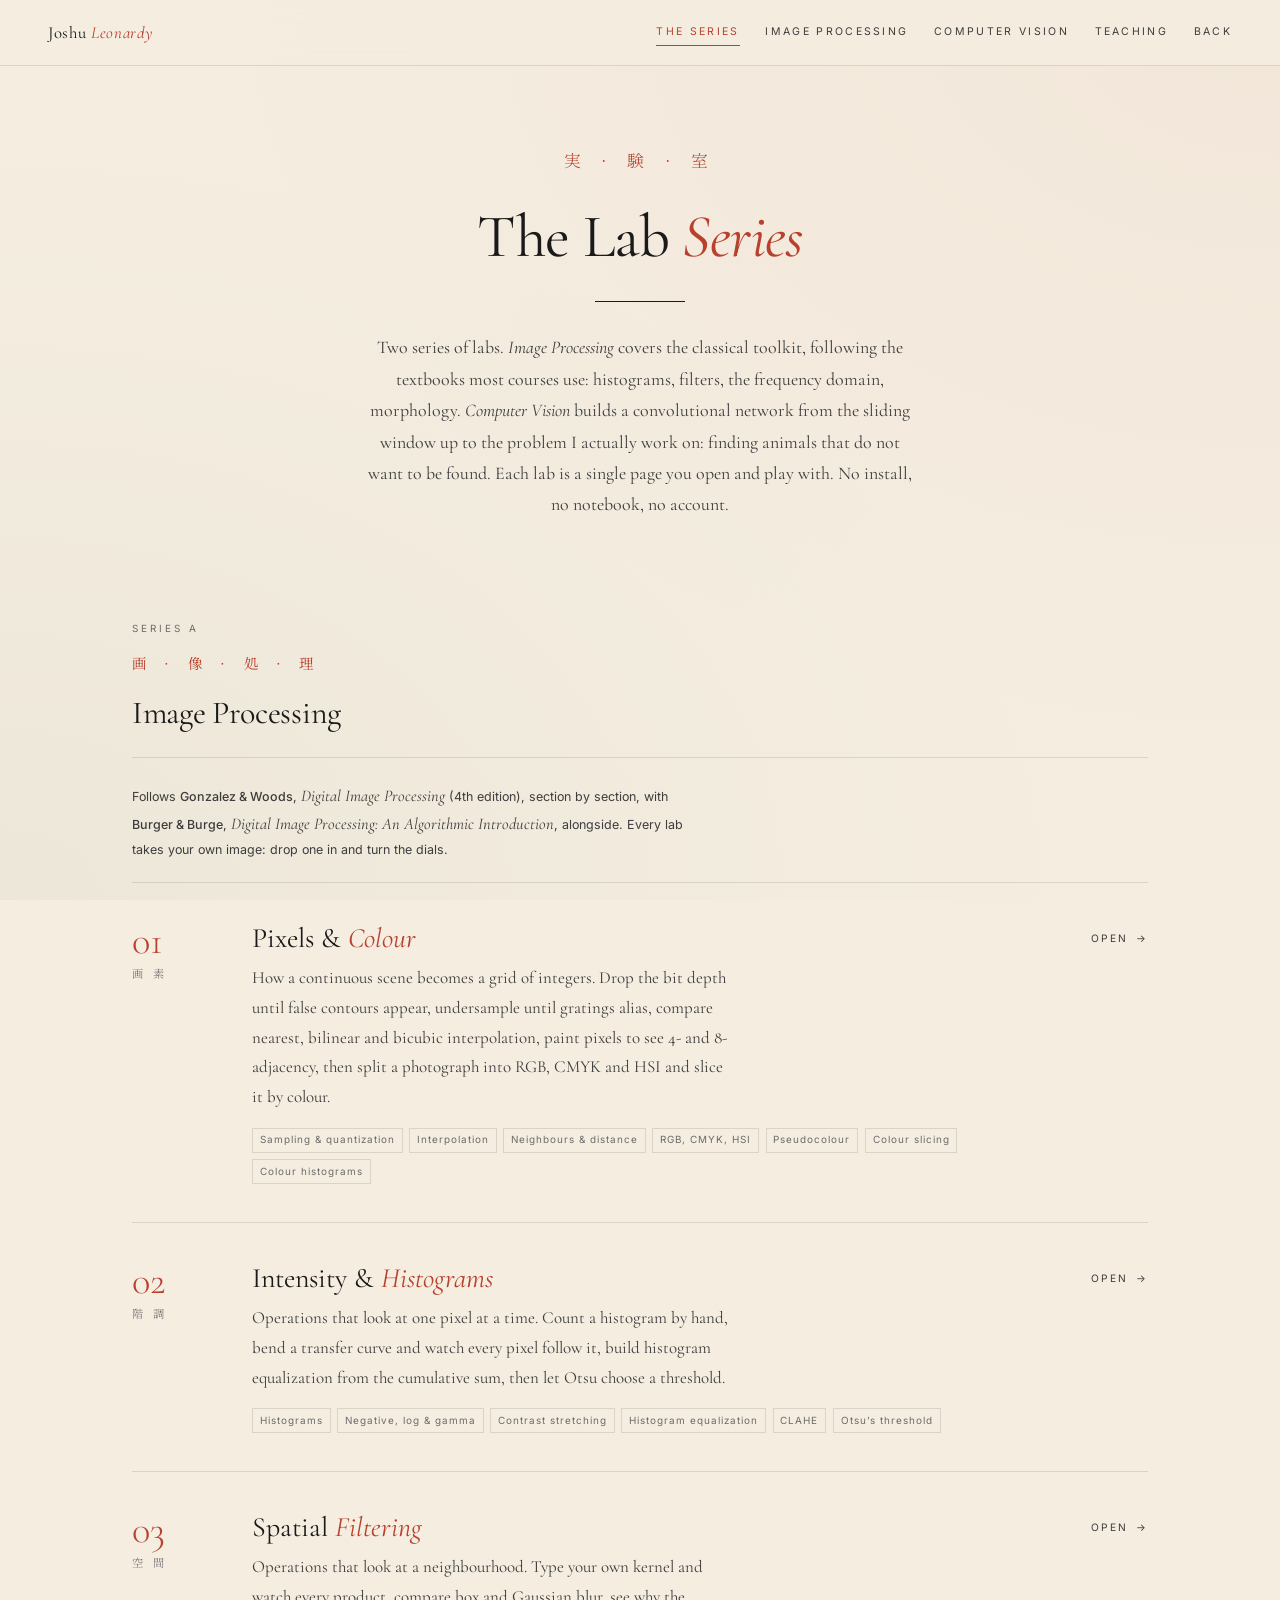
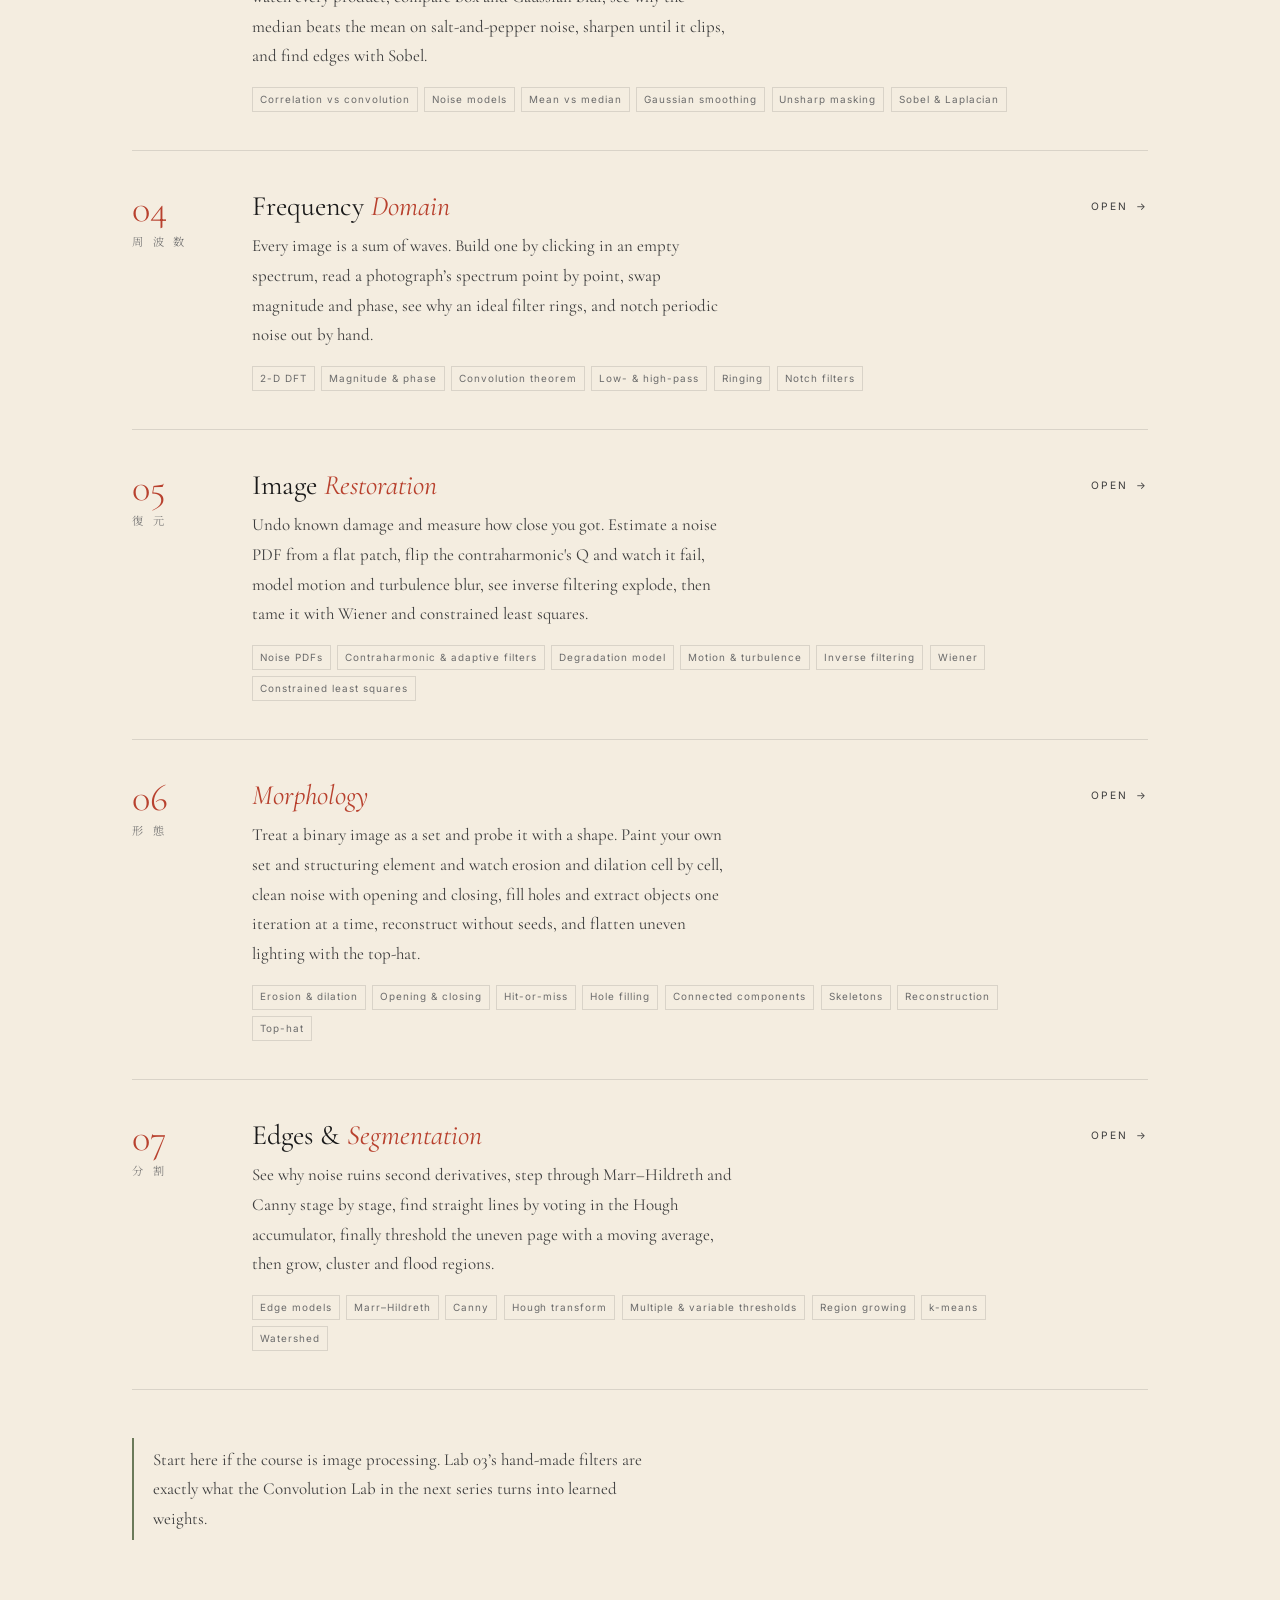
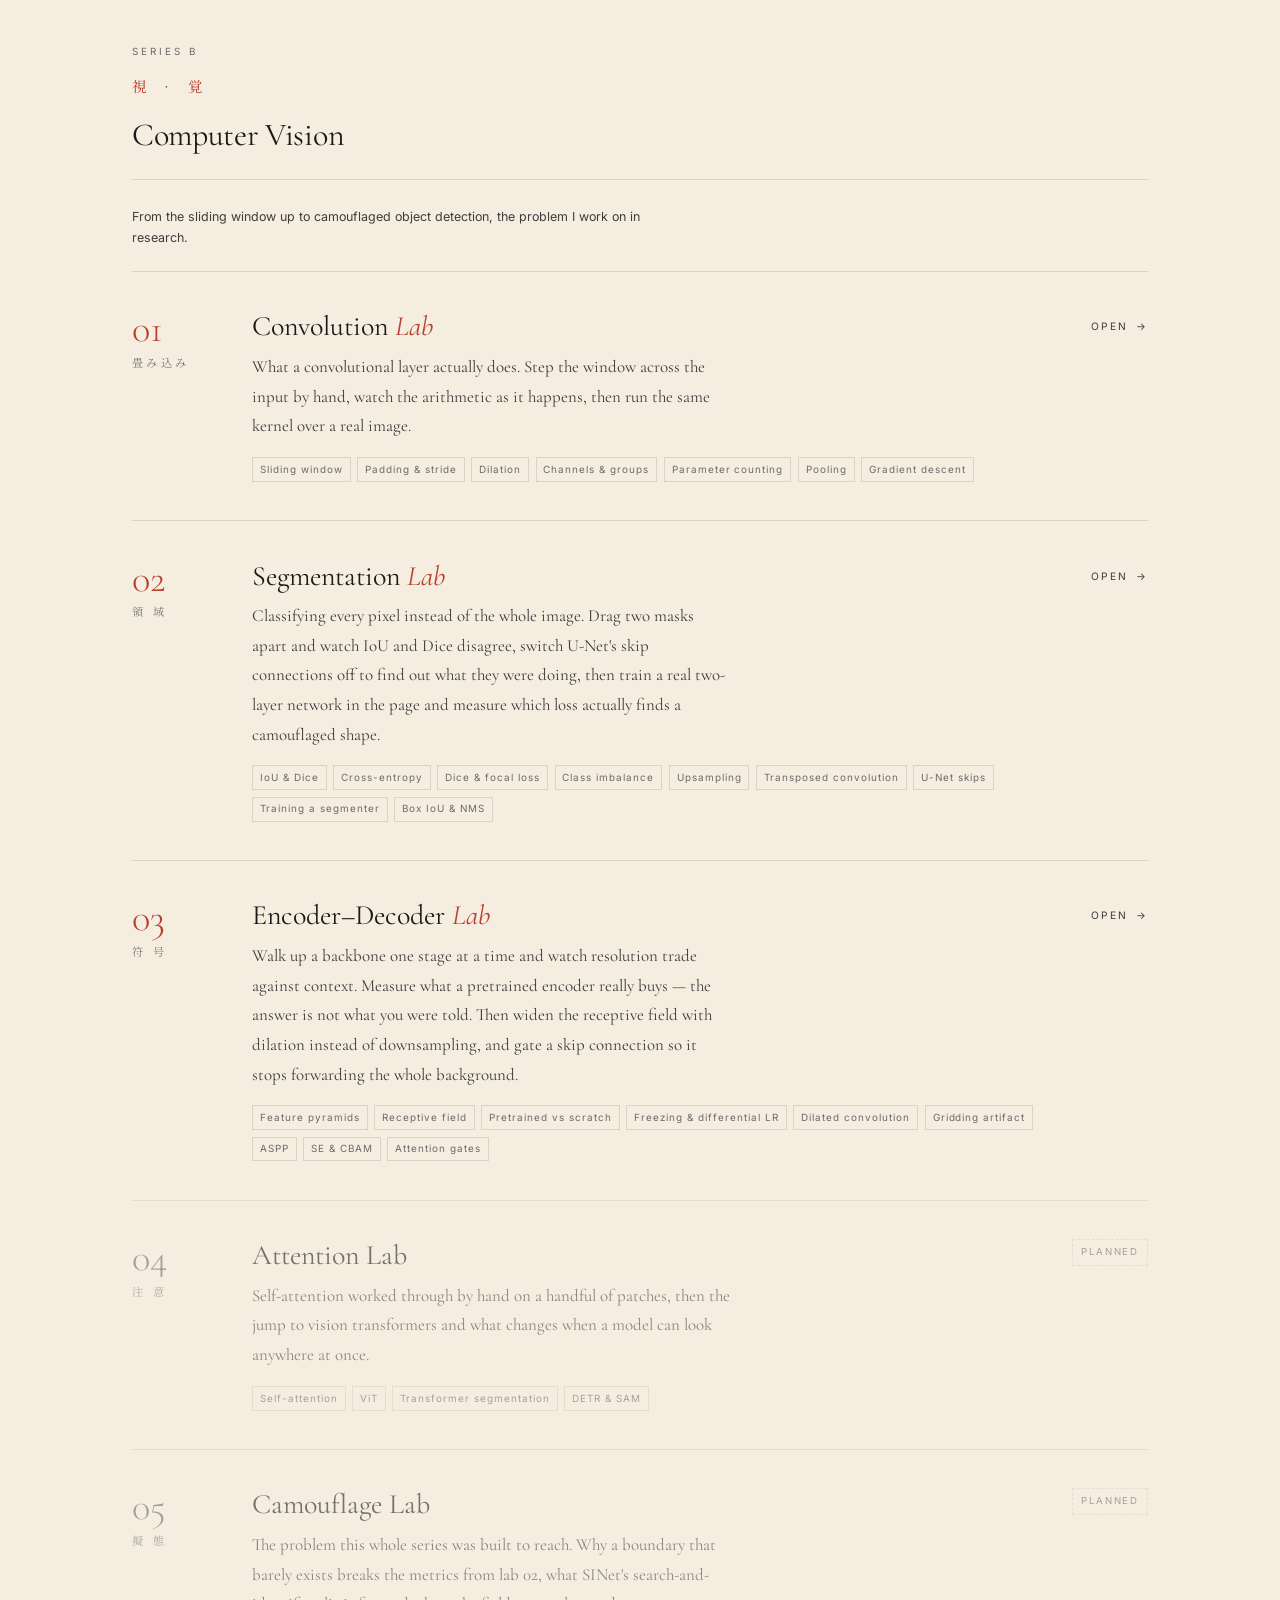
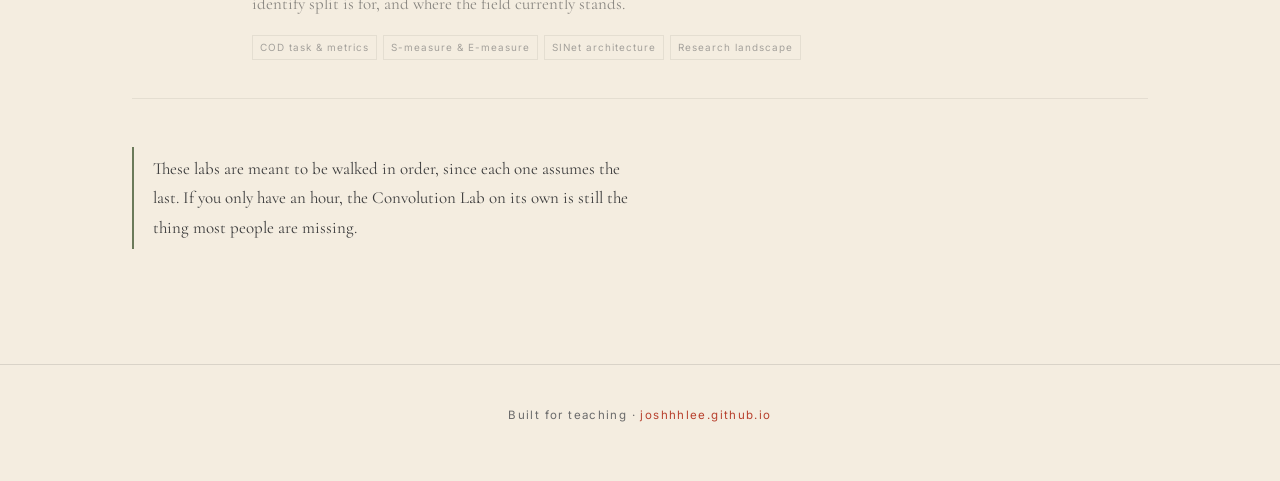
<file: projects/labs.html>
<!DOCTYPE html>
<html lang="en">
<head>
<meta charset="UTF-8" />
<meta name="viewport" content="width=device-width, initial-scale=1.0" />
<title>The Lab Series — Joshu Leonardy</title>
<meta name="description" content="A series of interactive labs for learning convolutional networks from the sliding window up to camouflaged object detection — built for students to play with, not read." />
<link rel="preconnect" href="https://fonts.googleapis.com">
<link rel="preconnect" href="https://fonts.gstatic.com" crossorigin>
<link href="https://fonts.googleapis.com/css2?family=Cormorant+Garamond:ital,wght@0,300;0,400;0,500;0,600;1,300&family=Noto+Serif+JP:wght@300;400;500;700&family=Inter:wght@300;400;500&display=swap" rel="stylesheet">
<link rel="stylesheet" href="../assets/lab.css">
<style>
  .series{display:flex;flex-direction:column;gap:0;margin-top:1rem}

  .lab-row{display:grid;grid-template-columns:5.5rem 1fr auto;gap:0 2rem;align-items:start;
    padding:2.4rem 0;border-top:1px solid var(--line);text-decoration:none;color:inherit;
    position:relative;transition:padding-left .45s var(--ease-out)}
  .lab-row:last-child{border-bottom:1px solid var(--line)}
  /* a vermillion rule grows from the left on hover — the page's only flourish */
  .lab-row::before{content:"";position:absolute;left:0;top:-1px;height:1px;width:0;
    background:var(--vermillion);transition:width .5s var(--ease-out)}
  .lab-row.live:hover{padding-left:1rem}
  .lab-row.live:hover::before{width:100%}
  .lab-row.live:hover .lab-row-title{color:var(--vermillion)}
  .lab-row.live:hover .go{transform:translateX(6px);color:var(--vermillion)}

  .lab-num{font-family:'Cormorant Garamond',serif;font-size:2.4rem;color:var(--ink-light);
    line-height:1;font-weight:300}
  .lab-row.live .lab-num{color:var(--vermillion)}
  .lab-num small{display:block;font-family:'Noto Serif JP',serif;font-size:.7rem;
    letter-spacing:.3em;color:var(--ink-light);margin-top:.5rem}

  .lab-row-title{font-family:'Cormorant Garamond',serif;font-size:1.75rem;font-weight:400;
    margin:0 0 .5rem;line-height:1.2;transition:color .35s var(--ease-soft)}
  .lab-row-title em{font-style:italic;color:var(--vermillion)}
  .lab-row-desc{color:var(--ink-soft);margin:0 0 1rem;max-width:60ch;line-height:1.75}
  .topics{display:flex;flex-wrap:wrap;gap:.4rem}
  .topic{font-family:'Inter',sans-serif;font-size:.62rem;letter-spacing:.1em;color:var(--ink-light);
    border:1px solid var(--line);padding:.28em .7em}

  .go{font-family:'Inter',sans-serif;font-size:.64rem;letter-spacing:.2em;text-transform:uppercase;
    color:var(--ink-soft);white-space:nowrap;display:flex;align-items:center;gap:.5rem;
    transition:transform .4s var(--ease-out),color .35s var(--ease-soft);padding-top:.5rem}
  .soon{font-family:'Inter',sans-serif;font-size:.6rem;letter-spacing:.2em;text-transform:uppercase;
    color:var(--ink-light);border:1px dashed var(--line);padding:.4em .8em;white-space:nowrap}

  .lab-row.planned{opacity:.58;cursor:default}

  .series-ref{font-family:'Inter',sans-serif;font-size:.78rem;color:var(--ink-soft);max-width:70ch;margin:-.4rem 0 1.4rem;line-height:1.7}
  .series-ref b{font-weight:500}
  .series-ref i{font-family:'Cormorant Garamond',serif;font-size:1.02rem}
  section{scroll-margin-top:64px}

  .path-note{border-left:2px solid var(--sage);padding:.4rem 0 .4rem 1.2rem;margin:3rem 0 0;
    color:var(--ink-soft);max-width:64ch}

  @media(max-width:760px){
    .lab-row{grid-template-columns:3.4rem 1fr;gap:0 1.2rem}
    .lab-num{font-size:1.7rem}
    .go,.soon{grid-column:2;margin-top:.9rem;padding-top:0}
  }
</style>
</head>
<body>

<header class="top-bar">
  <a class="brand" href="../index.html">Joshu <em>Leonardy</em></a>
  <nav class="nav-links">
    <a href="labs.html" class="here">The Series</a>
    <a href="#ip">Image Processing</a>
    <a href="#cv">Computer Vision</a>
    <a href="../index.html#teaching">Teaching</a>
    <a href="../index.html">Back</a>
  </nav>
</header>

<div class="container">

  <section class="hero">
    <div class="hero-kanji">実 · 験 · 室</div>
    <h1>The Lab <em>Series</em></h1>
    <div class="hero-divider"></div>
    <p>
      Two series of labs. <em>Image Processing</em> covers the classical toolkit, following the
      textbooks most courses use: histograms, filters, the frequency domain, morphology.
      <em>Computer Vision</em> builds a convolutional network from the sliding window up to the
      problem I actually work on: finding animals that do not want to be found. Each lab is a
      single page you open and play with. No install, no notebook, no account.
    </p>
  </section>

  <section id="ip">
    <div class="section-heading reveal">
      <span class="section-num">Series A</span>
      <div class="section-heading-kanji">画 · 像 · 処 · 理</div>
      <h2 class="section-heading-text">Image Processing</h2>
      <div class="section-heading-rule"></div>
    </div>
    <p class="series-ref reveal d1">Follows <b>Gonzalez &amp; Woods</b>, <i>Digital Image Processing</i> (4th edition), section by section, with <b>Burger &amp; Burge</b>, <i>Digital Image Processing: An Algorithmic Introduction</i>, alongside. Every lab takes your own image: drop one in and turn the dials.</p>

    <div class="series">
      <a href="pixels-colour-lab.html" class="lab-row live reveal">
        <div class="lab-num">01<small>画 素</small></div>
        <div>
          <h3 class="lab-row-title">Pixels &amp; <em>Colour</em></h3>
          <p class="lab-row-desc">
            How a continuous scene becomes a grid of integers. Drop the bit depth until false contours appear, undersample until gratings alias, compare nearest, bilinear and bicubic interpolation, paint pixels to see 4- and 8-adjacency, then split a photograph into RGB, CMYK and HSI and slice it by colour.
          </p>
          <div class="topics"><span class="topic">Sampling &amp; quantization</span><span class="topic">Interpolation</span><span class="topic">Neighbours &amp; distance</span><span class="topic">RGB, CMYK, HSI</span><span class="topic">Pseudocolour</span><span class="topic">Colour slicing</span><span class="topic">Colour histograms</span></div>
        </div>
        <span class="go">Open<span>&rarr;</span></span>
      </a>
      <a href="histogram-lab.html" class="lab-row live reveal d1">
        <div class="lab-num">02<small>階 調</small></div>
        <div>
          <h3 class="lab-row-title">Intensity &amp; <em>Histograms</em></h3>
          <p class="lab-row-desc">
            Operations that look at one pixel at a time. Count a histogram by hand, bend a transfer curve and watch every pixel follow it, build histogram equalization from the cumulative sum, then let Otsu choose a threshold.
          </p>
          <div class="topics"><span class="topic">Histograms</span><span class="topic">Negative, log &amp; gamma</span><span class="topic">Contrast stretching</span><span class="topic">Histogram equalization</span><span class="topic">CLAHE</span><span class="topic">Otsu&rsquo;s threshold</span></div>
        </div>
        <span class="go">Open<span>&rarr;</span></span>
      </a>
      <a href="spatial-filtering-lab.html" class="lab-row live reveal d2">
        <div class="lab-num">03<small>空 間</small></div>
        <div>
          <h3 class="lab-row-title">Spatial <em>Filtering</em></h3>
          <p class="lab-row-desc">
            Operations that look at a neighbourhood. Type your own kernel and watch every product, compare box and Gaussian blur, see why the median beats the mean on salt-and-pepper noise, sharpen until it clips, and find edges with Sobel.
          </p>
          <div class="topics"><span class="topic">Correlation vs convolution</span><span class="topic">Noise models</span><span class="topic">Mean vs median</span><span class="topic">Gaussian smoothing</span><span class="topic">Unsharp masking</span><span class="topic">Sobel &amp; Laplacian</span></div>
        </div>
        <span class="go">Open<span>&rarr;</span></span>
      </a>
      <a href="frequency-domain-lab.html" class="lab-row live reveal d3">
        <div class="lab-num">04<small>周 波 数</small></div>
        <div>
          <h3 class="lab-row-title">Frequency <em>Domain</em></h3>
          <p class="lab-row-desc">
            Every image is a sum of waves. Build one by clicking in an empty spectrum, read a photograph&rsquo;s spectrum point by point, swap magnitude and phase, see why an ideal filter rings, and notch periodic noise out by hand.
          </p>
          <div class="topics"><span class="topic">2-D DFT</span><span class="topic">Magnitude &amp; phase</span><span class="topic">Convolution theorem</span><span class="topic">Low- &amp; high-pass</span><span class="topic">Ringing</span><span class="topic">Notch filters</span></div>
        </div>
        <span class="go">Open<span>&rarr;</span></span>
      </a>
      <a href="restoration-lab.html" class="lab-row live reveal d4">
        <div class="lab-num">05<small>復 元</small></div>
        <div>
          <h3 class="lab-row-title">Image <em>Restoration</em></h3>
          <p class="lab-row-desc">
            Undo known damage and measure how close you got. Estimate a noise PDF from a flat patch, flip the contraharmonic's Q and watch it fail, model motion and turbulence blur, see inverse filtering explode, then tame it with Wiener and constrained least squares.
          </p>
          <div class="topics"><span class="topic">Noise PDFs</span><span class="topic">Contraharmonic &amp; adaptive filters</span><span class="topic">Degradation model</span><span class="topic">Motion &amp; turbulence</span><span class="topic">Inverse filtering</span><span class="topic">Wiener</span><span class="topic">Constrained least squares</span></div>
        </div>
        <span class="go">Open<span>&rarr;</span></span>
      </a>
      <a href="morphology-lab.html" class="lab-row live reveal d4">
        <div class="lab-num">06<small>形 態</small></div>
        <div>
          <h3 class="lab-row-title"><em>Morphology</em></h3>
          <p class="lab-row-desc">
            Treat a binary image as a set and probe it with a shape. Paint your own set and structuring element and watch erosion and dilation cell by cell, clean noise with opening and closing, fill holes and extract objects one iteration at a time, reconstruct without seeds, and flatten uneven lighting with the top-hat.
          </p>
          <div class="topics"><span class="topic">Erosion &amp; dilation</span><span class="topic">Opening &amp; closing</span><span class="topic">Hit-or-miss</span><span class="topic">Hole filling</span><span class="topic">Connected components</span><span class="topic">Skeletons</span><span class="topic">Reconstruction</span><span class="topic">Top-hat</span></div>
        </div>
        <span class="go">Open<span>&rarr;</span></span>
      </a>
      <a href="segmentation-classical-lab.html" class="lab-row live reveal d4">
        <div class="lab-num">07<small>分 割</small></div>
        <div>
          <h3 class="lab-row-title">Edges &amp; <em>Segmentation</em></h3>
          <p class="lab-row-desc">
            See why noise ruins second derivatives, step through Marr&ndash;Hildreth and Canny stage by stage, find straight lines by voting in the Hough accumulator, finally threshold the uneven page with a moving average, then grow, cluster and flood regions.
          </p>
          <div class="topics"><span class="topic">Edge models</span><span class="topic">Marr&ndash;Hildreth</span><span class="topic">Canny</span><span class="topic">Hough transform</span><span class="topic">Multiple &amp; variable thresholds</span><span class="topic">Region growing</span><span class="topic">k-means</span><span class="topic">Watershed</span></div>
        </div>
        <span class="go">Open<span>&rarr;</span></span>
      </a>
    </div>

    <p class="path-note reveal">
      Start here if the course is image processing. Lab 03&rsquo;s hand-made filters are exactly
      what the Convolution Lab in the next series turns into learned weights.
    </p>
  </section>

  <section id="cv">
    <div class="section-heading reveal">
      <span class="section-num">Series B</span>
      <div class="section-heading-kanji">視 · 覚</div>
      <h2 class="section-heading-text">Computer Vision</h2>
      <div class="section-heading-rule"></div>
    </div>
    <p class="series-ref reveal d1">From the sliding window up to camouflaged object detection, the problem I work on in research.</p>

    <div class="series">

      <a href="convolution-lab.html" class="lab-row live reveal">
        <div class="lab-num">01<small>畳み込み</small></div>
        <div>
          <h3 class="lab-row-title">Convolution <em>Lab</em></h3>
          <p class="lab-row-desc">
            What a convolutional layer actually does. Step the window across the input by hand,
            watch the arithmetic as it happens, then run the same kernel over a real image.
          </p>
          <div class="topics">
            <span class="topic">Sliding window</span><span class="topic">Padding &amp; stride</span>
            <span class="topic">Dilation</span><span class="topic">Channels &amp; groups</span>
            <span class="topic">Parameter counting</span><span class="topic">Pooling</span>
            <span class="topic">Gradient descent</span>
          </div>
        </div>
        <span class="go">Open<span>→</span></span>
      </a>

      <a href="segmentation-lab.html" class="lab-row live reveal d1">
        <div class="lab-num">02<small>領 域</small></div>
        <div>
          <h3 class="lab-row-title">Segmentation <em>Lab</em></h3>
          <p class="lab-row-desc">
            Classifying every pixel instead of the whole image. Drag two masks apart and watch IoU
            and Dice disagree, switch U-Net's skip connections off to find out what they were
            doing, then train a real two-layer network in the page and measure which loss actually
            finds a camouflaged shape.
          </p>
          <div class="topics">
            <span class="topic">IoU &amp; Dice</span><span class="topic">Cross-entropy</span>
            <span class="topic">Dice &amp; focal loss</span><span class="topic">Class imbalance</span>
            <span class="topic">Upsampling</span><span class="topic">Transposed convolution</span>
            <span class="topic">U-Net skips</span><span class="topic">Training a segmenter</span>
            <span class="topic">Box IoU &amp; NMS</span>
          </div>
        </div>
        <span class="go">Open<span>→</span></span>
      </a>

      <a href="encoder-decoder-lab.html" class="lab-row live reveal d2">
        <div class="lab-num">03<small>符 号</small></div>
        <div>
          <h3 class="lab-row-title">Encoder&ndash;Decoder <em>Lab</em></h3>
          <p class="lab-row-desc">
            Walk up a backbone one stage at a time and watch resolution trade against context.
            Measure what a pretrained encoder really buys &mdash; the answer is not what you were
            told. Then widen the receptive field with dilation instead of downsampling, and gate a
            skip connection so it stops forwarding the whole background.
          </p>
          <div class="topics">
            <span class="topic">Feature pyramids</span><span class="topic">Receptive field</span>
            <span class="topic">Pretrained vs scratch</span><span class="topic">Freezing &amp; differential LR</span>
            <span class="topic">Dilated convolution</span><span class="topic">Gridding artifact</span>
            <span class="topic">ASPP</span><span class="topic">SE &amp; CBAM</span>
            <span class="topic">Attention gates</span>
          </div>
        </div>
        <span class="go">Open<span>&rarr;</span></span>
      </a>

      <div class="lab-row planned reveal d3">
        <div class="lab-num">04<small>注 意</small></div>
        <div>
          <h3 class="lab-row-title">Attention Lab</h3>
          <p class="lab-row-desc">
            Self-attention worked through by hand on a handful of patches, then the jump to
            vision transformers and what changes when a model can look anywhere at once.
          </p>
          <div class="topics">
            <span class="topic">Self-attention</span><span class="topic">ViT</span>
            <span class="topic">Transformer segmentation</span><span class="topic">DETR &amp; SAM</span>
          </div>
        </div>
        <span class="soon">Planned</span>
      </div>

      <div class="lab-row planned reveal d4">
        <div class="lab-num">05<small>擬 態</small></div>
        <div>
          <h3 class="lab-row-title">Camouflage Lab</h3>
          <p class="lab-row-desc">
            The problem this whole series was built to reach. Why a boundary that barely exists
            breaks the metrics from lab 02, what SINet's search-and-identify split is for, and
            where the field currently stands.
          </p>
          <div class="topics">
            <span class="topic">COD task &amp; metrics</span><span class="topic">S-measure &amp; E-measure</span>
            <span class="topic">SINet architecture</span><span class="topic">Research landscape</span>
          </div>
        </div>
        <span class="soon">Planned</span>
      </div>

    </div>

    <p class="path-note reveal">
      These labs are meant to be walked in order, since each one assumes the last.
      If you only have an hour, the Convolution Lab on its own is still the thing most people are missing.
    </p>
  </section>

</div>

<footer class="lab-footer">
  <div class="container">
    <p>Built for teaching · <a href="../index.html">joshhhlee.github.io</a></p>
  </div>
</footer>

<script src="../assets/lab.js"></script>
</body>
</html>
</file>
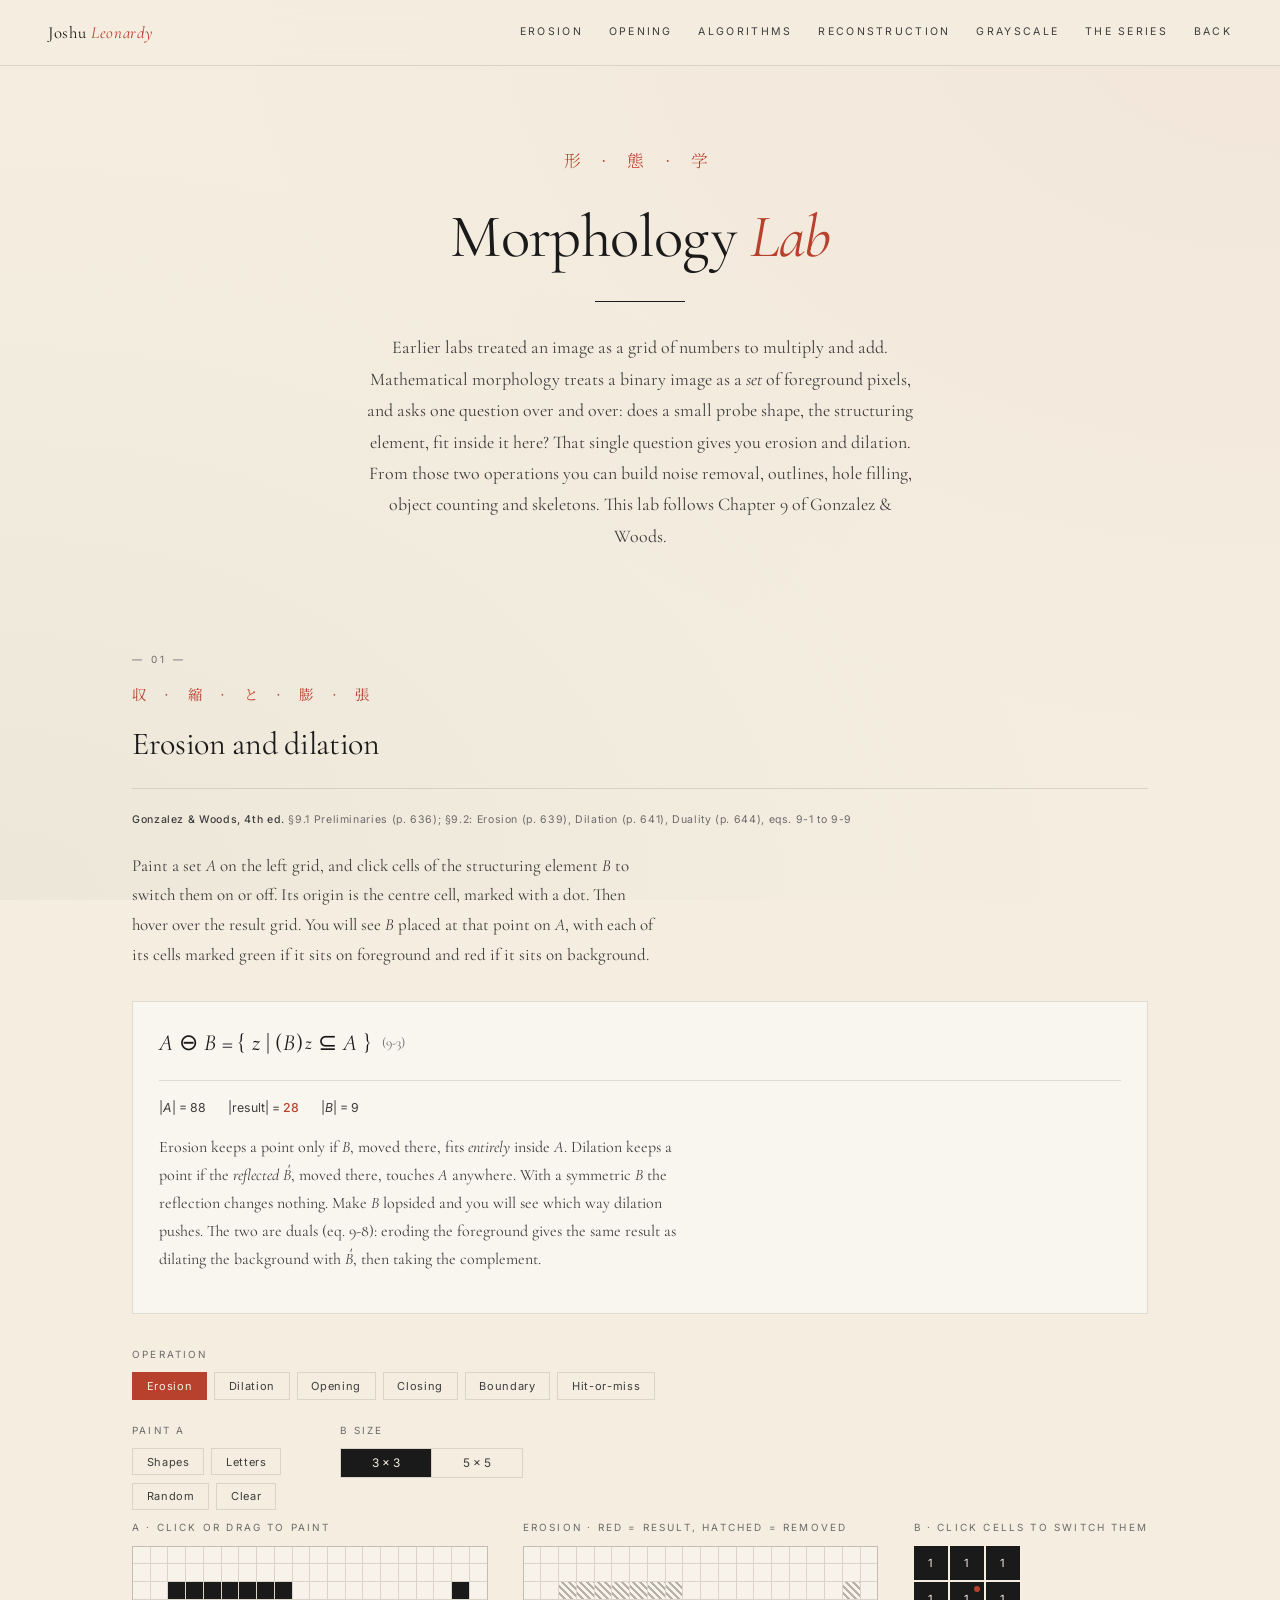
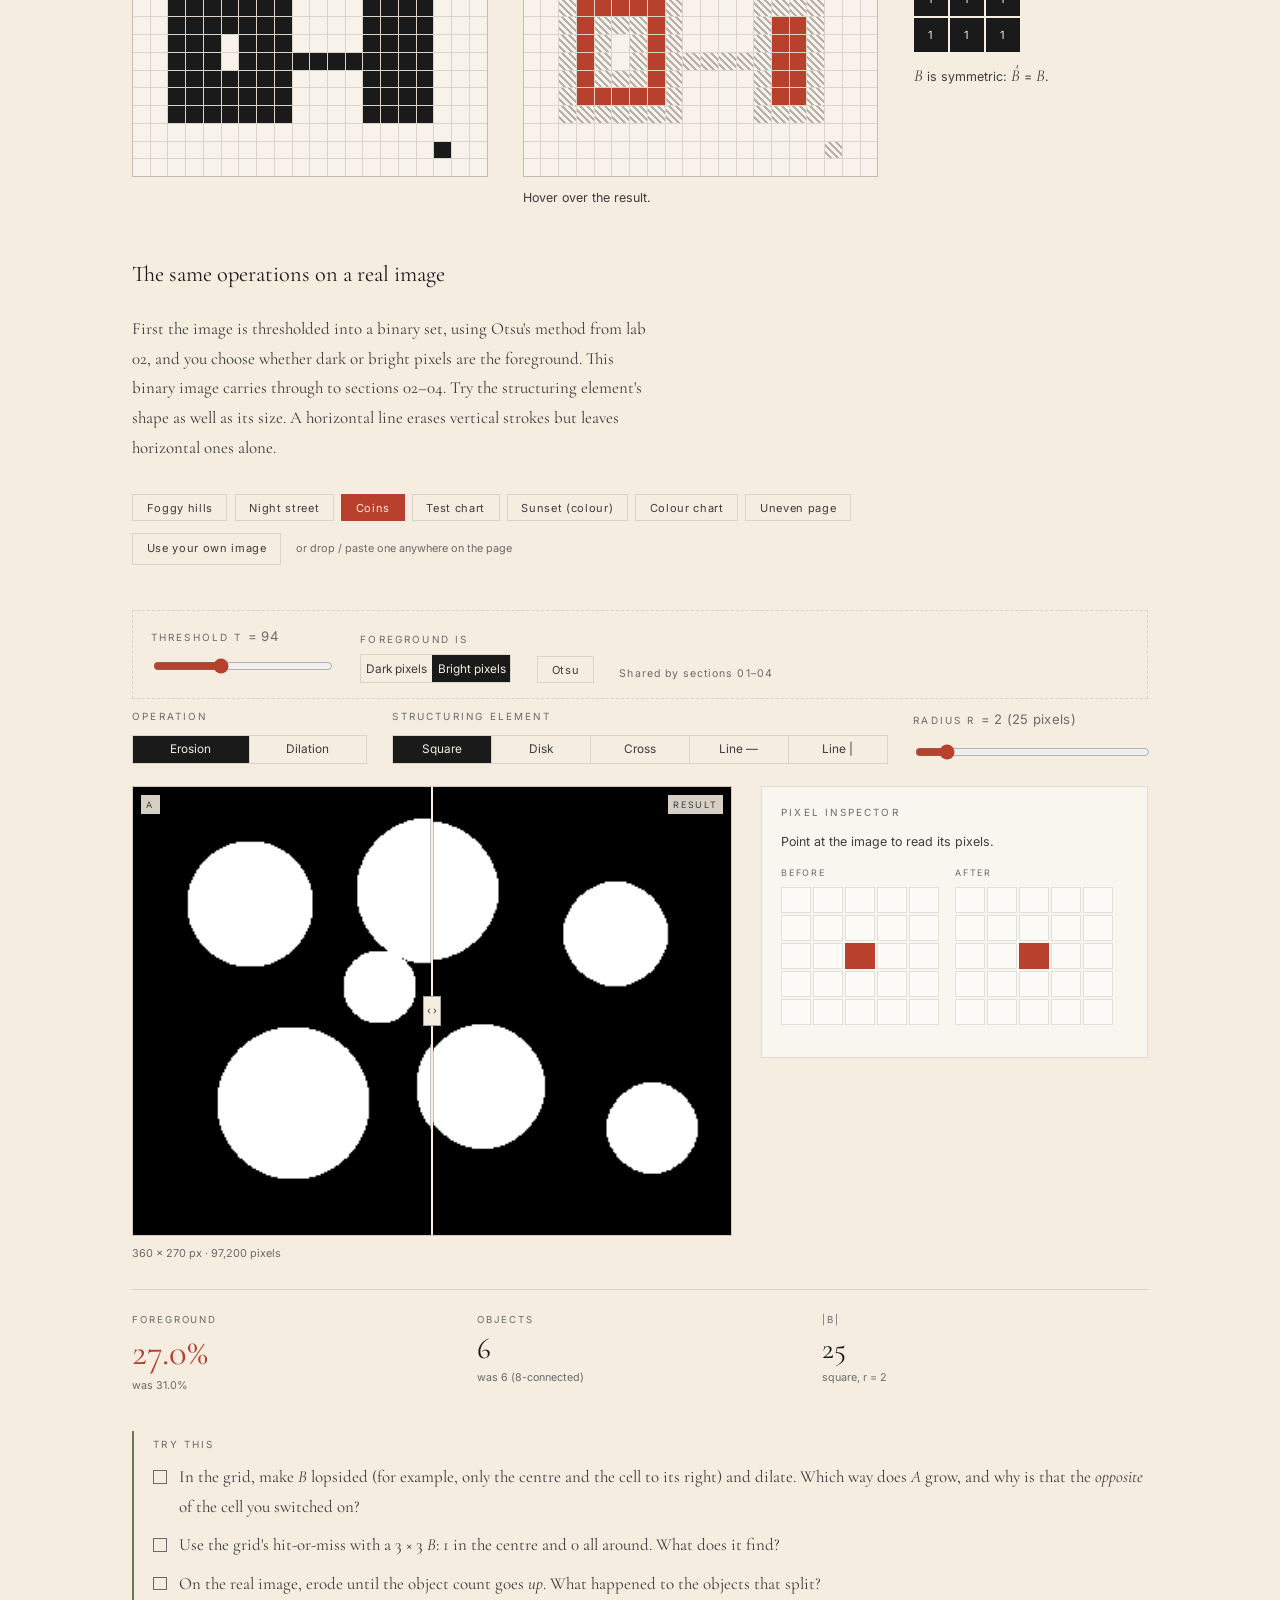
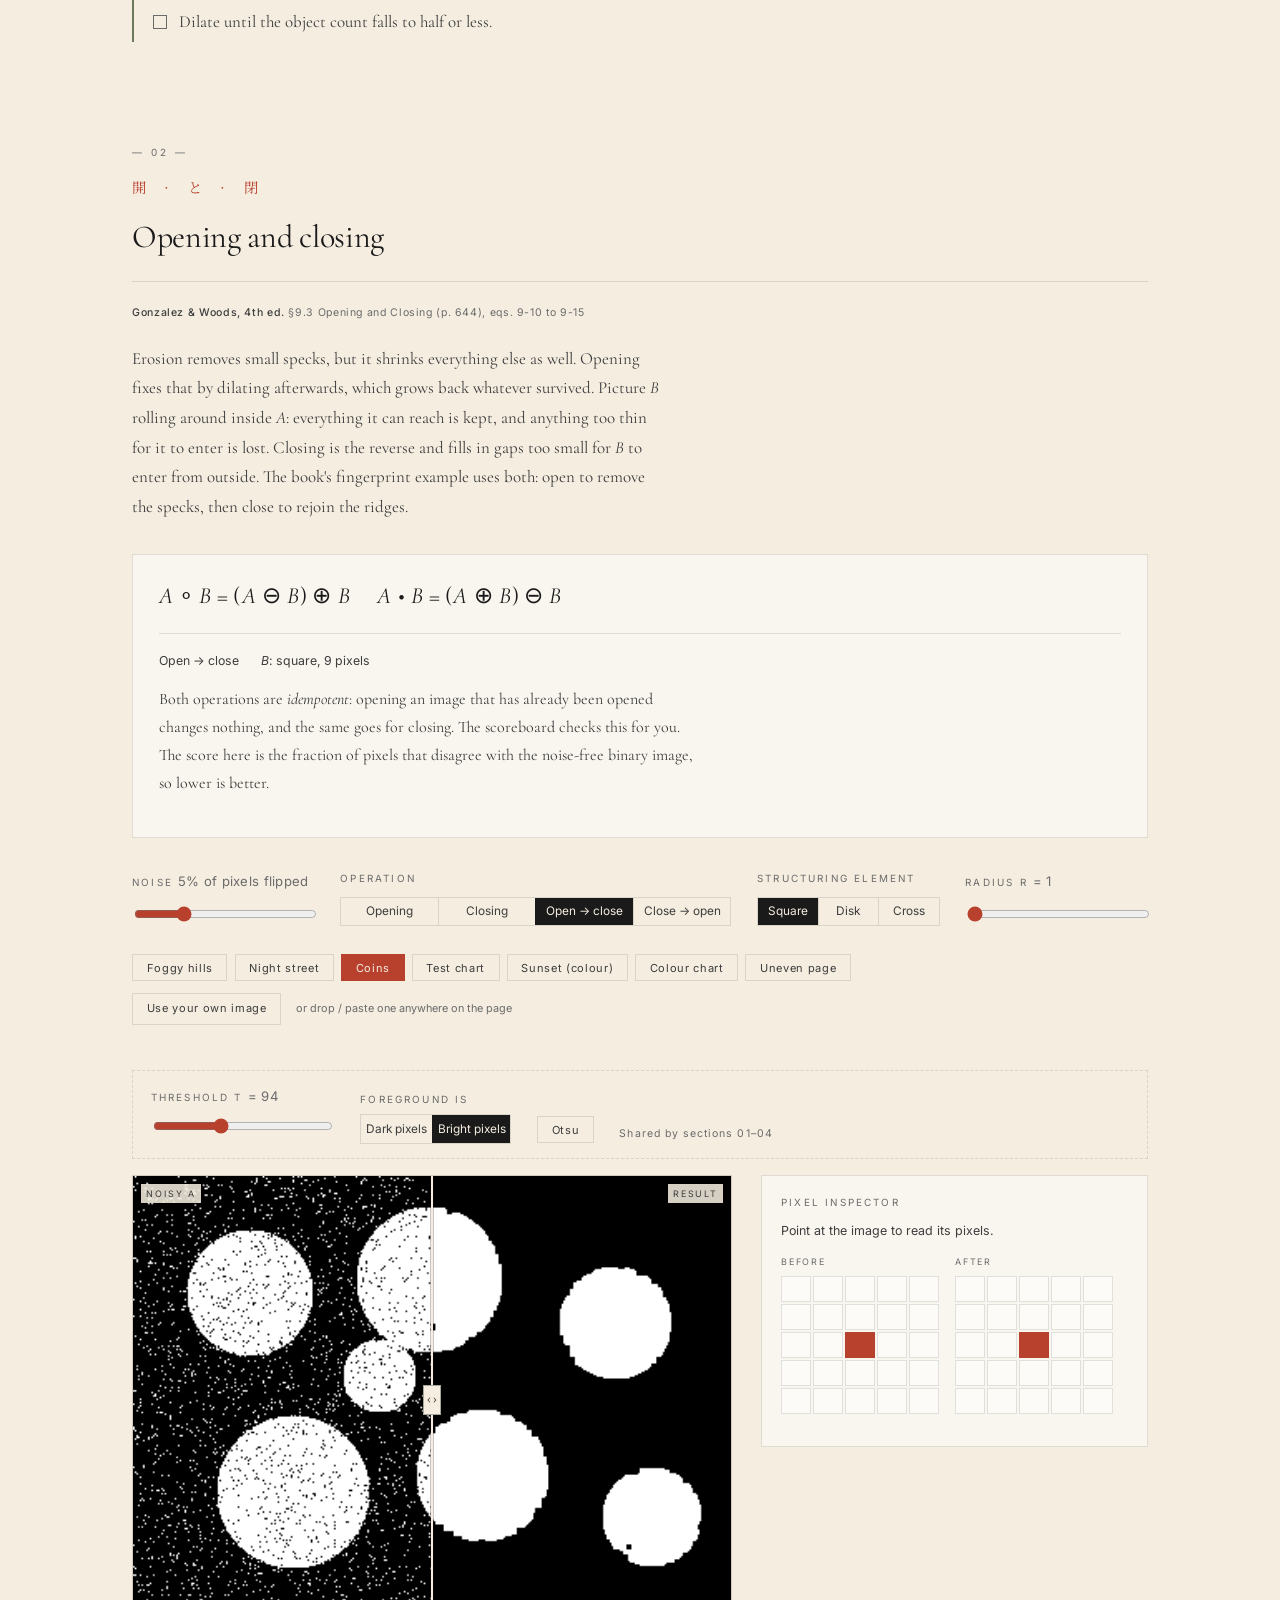
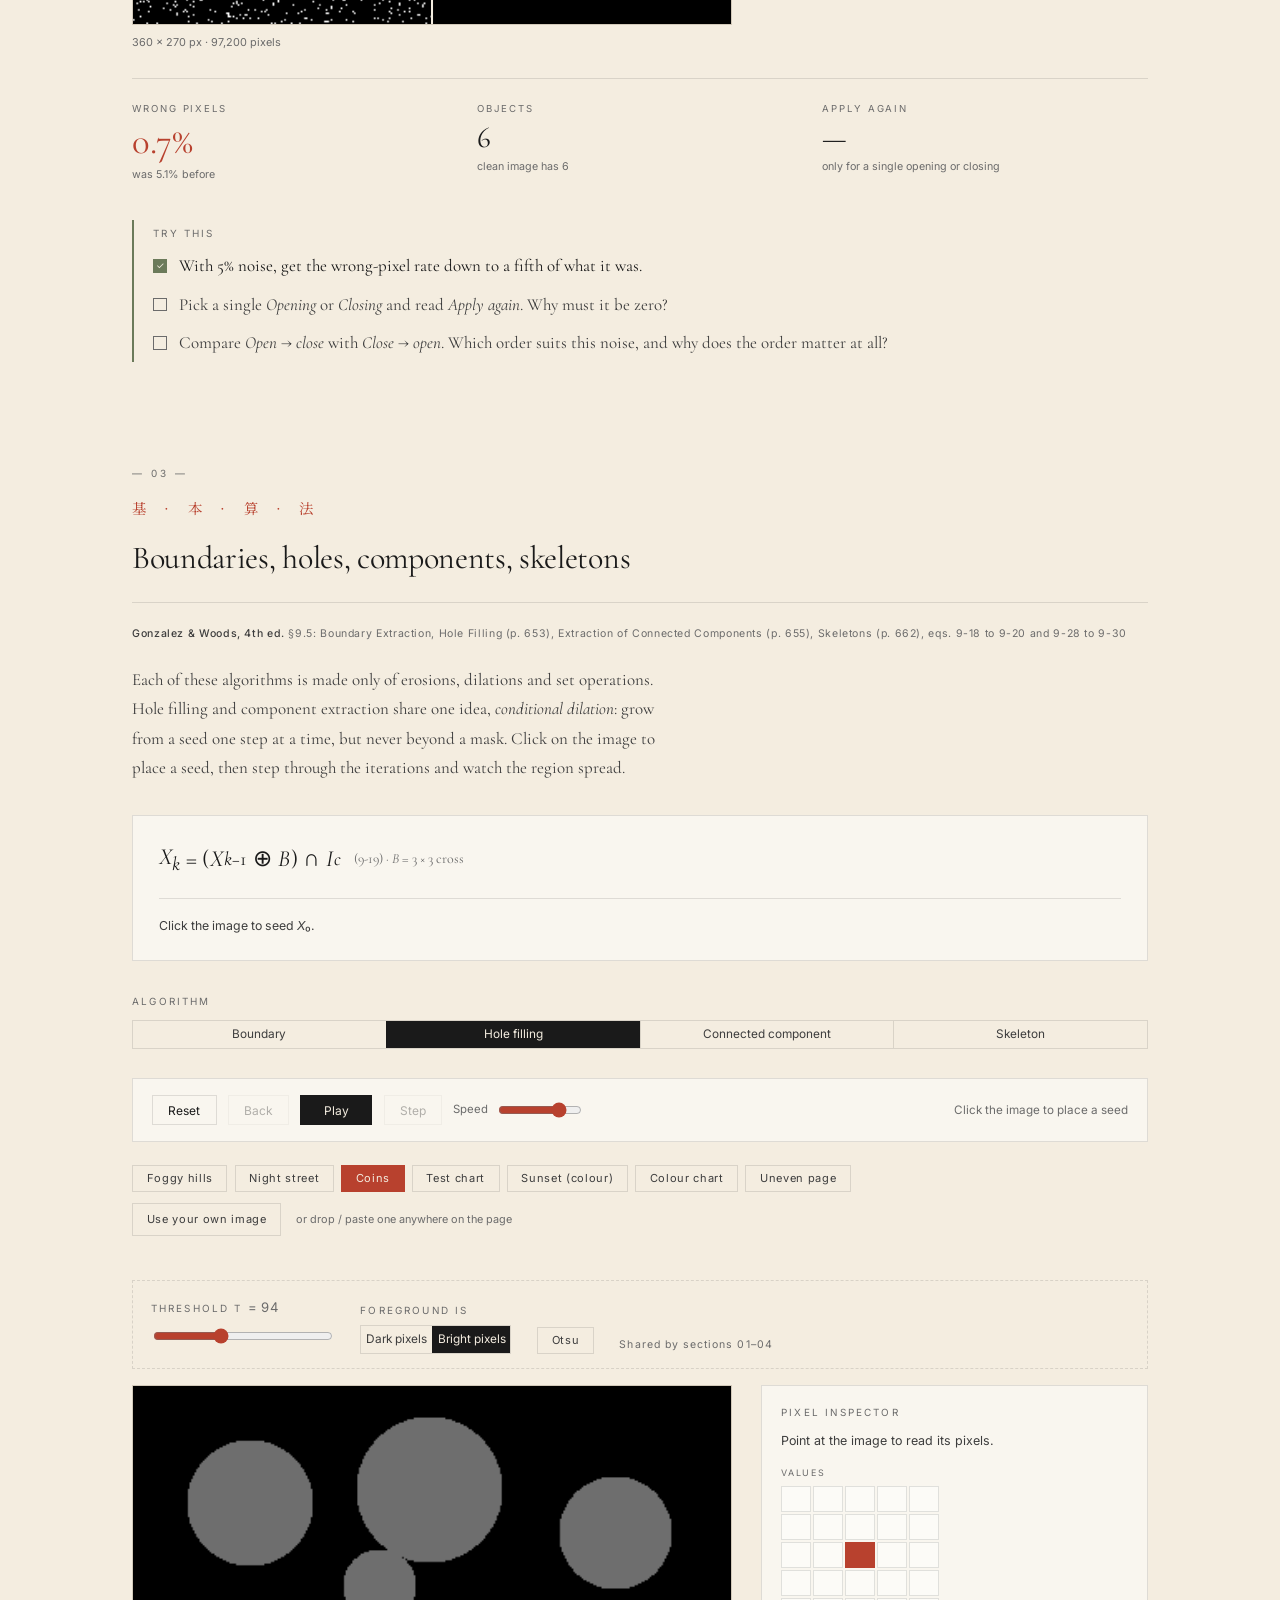
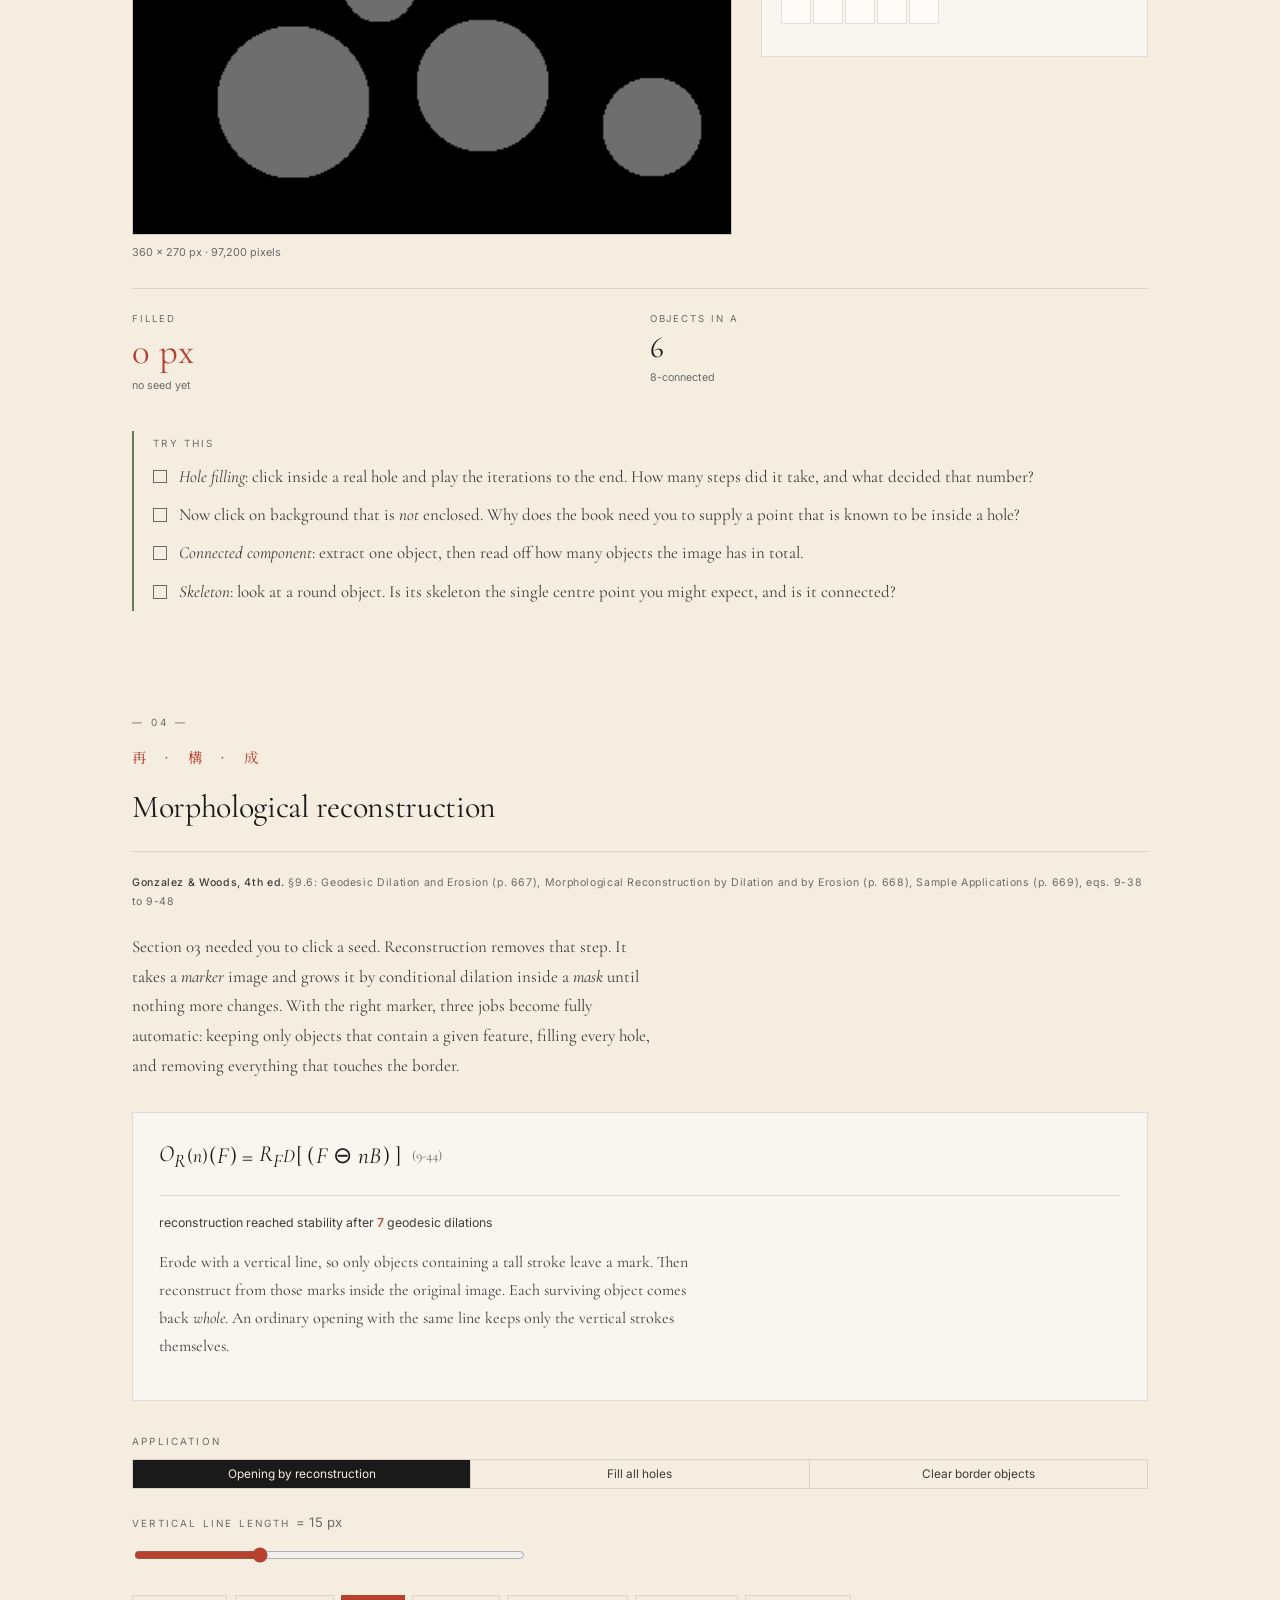
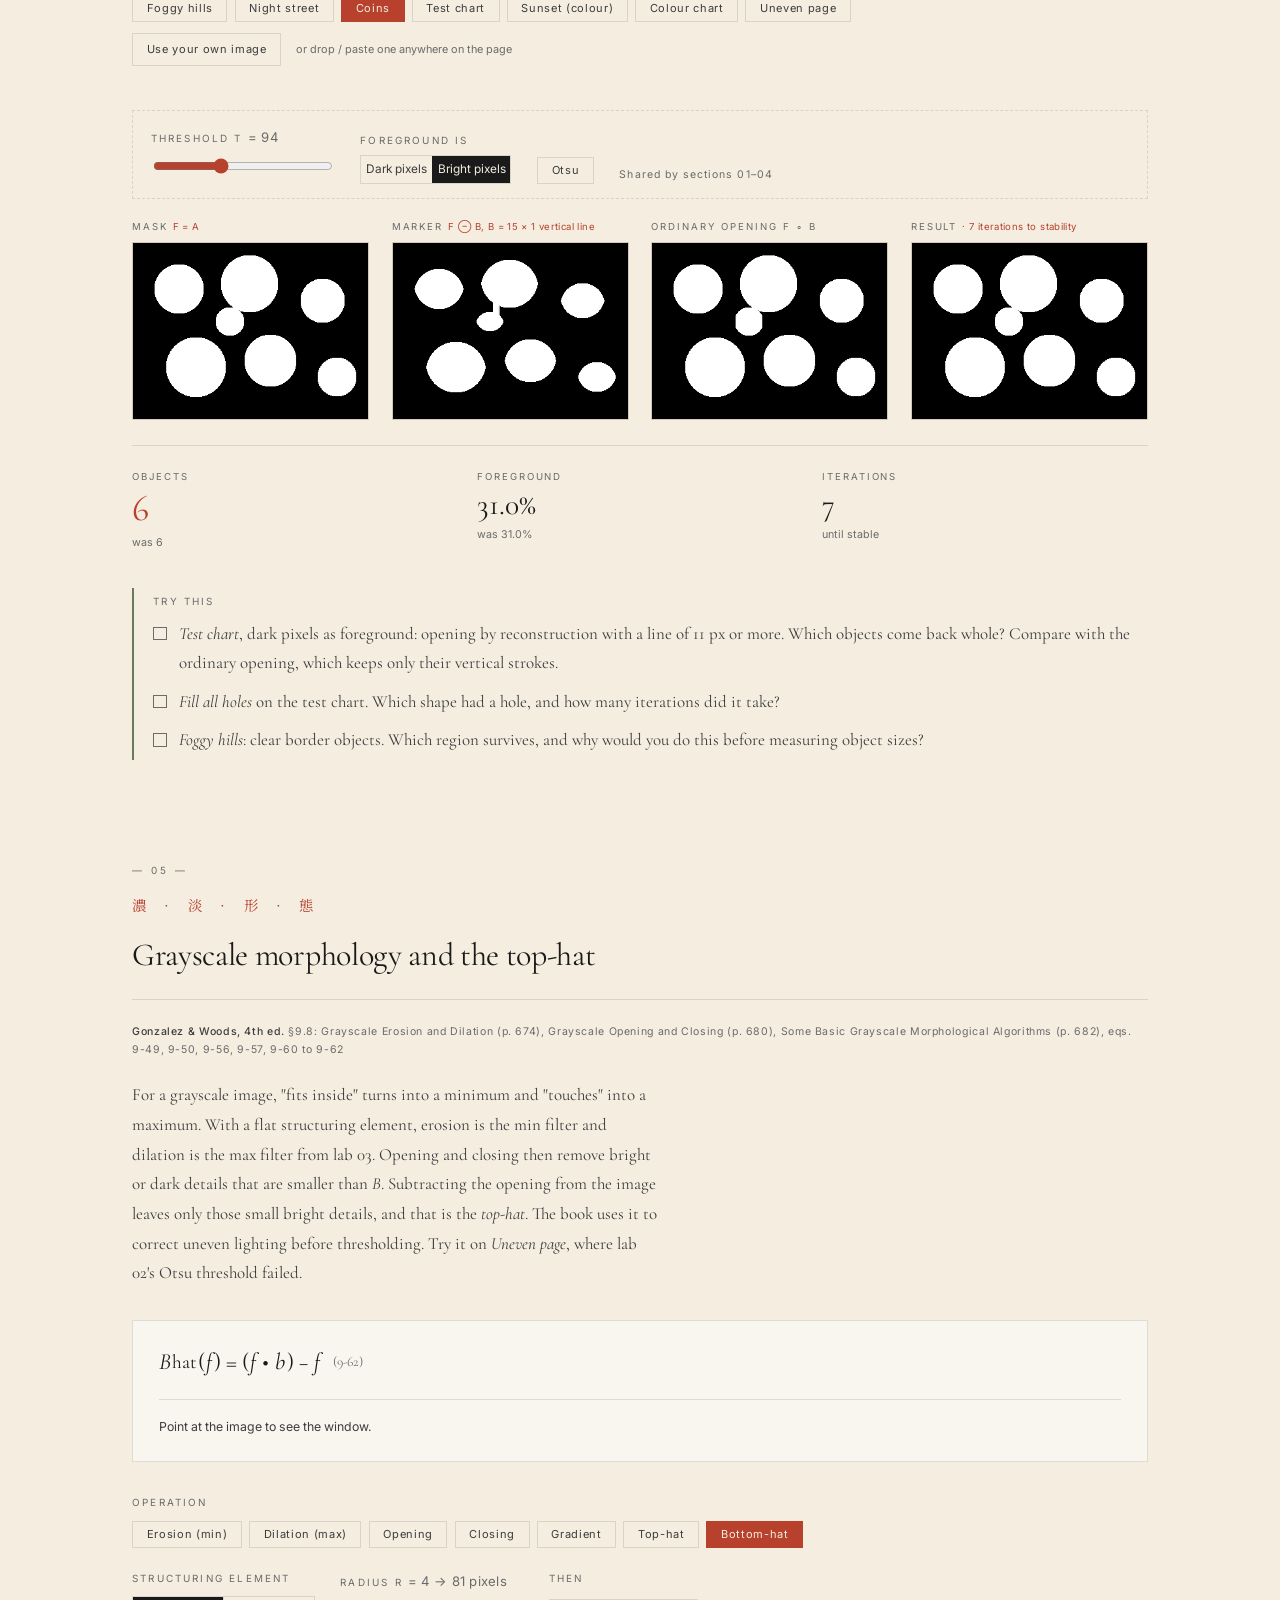
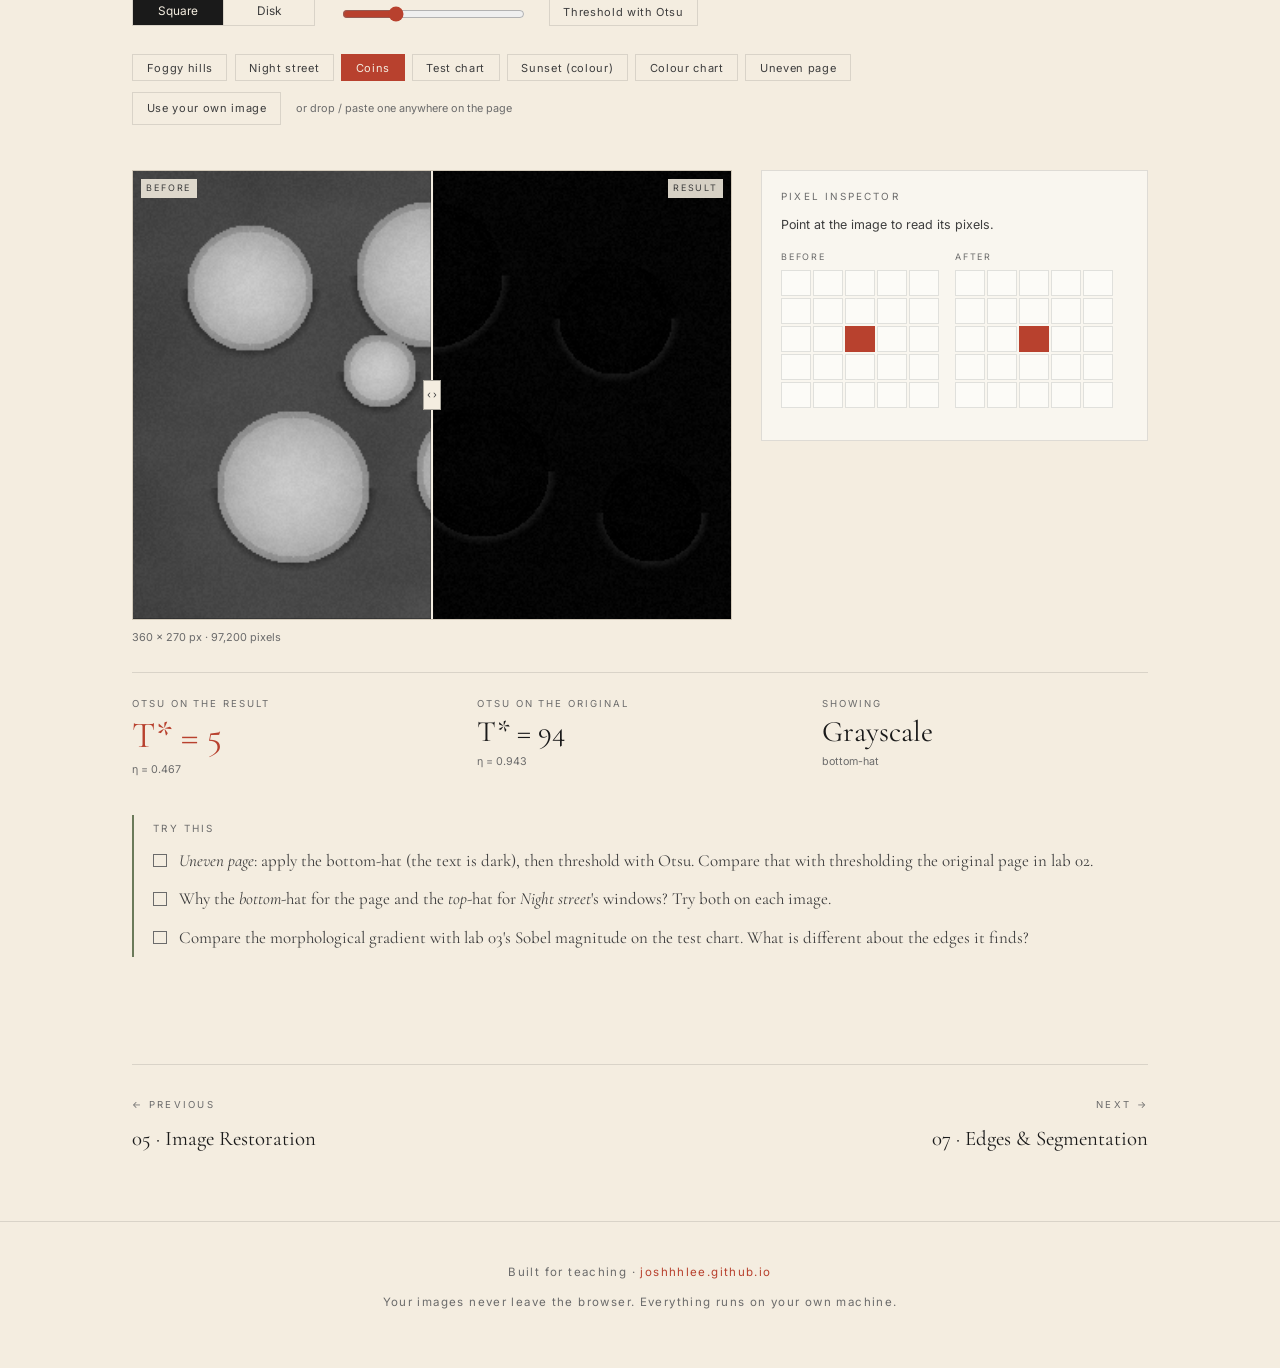
<file: projects/morphology-lab.html>
<!DOCTYPE html>
<html lang="en">
<head>
<meta charset="UTF-8" />
<meta name="viewport" content="width=device-width, initial-scale=1.0" />
<title>Morphology Lab — Joshu Leonardy</title>
<meta name="description" content="An interactive image processing lab following Gonzalez & Woods chapter 9: erosion and dilation on a paintable grid, opening and closing, hit-or-miss, boundary extraction, hole filling, connected components, skeletons, morphological reconstruction and grayscale top-hat — on sample images or your own photograph." />
<link rel="preconnect" href="https://fonts.googleapis.com">
<link rel="preconnect" href="https://fonts.gstatic.com" crossorigin>
<link href="https://fonts.googleapis.com/css2?family=Cormorant+Garamond:ital,wght@0,300;0,400;0,500;0,600;1,300&family=Noto+Serif+JP:wght@300;400;500;700&family=Inter:wght@300;400;500&display=swap" rel="stylesheet">
<link rel="stylesheet" href="../assets/lab.css">
<style>
section{scroll-margin-top:64px}

/* paintable grids */
.pg-row{display:flex;flex-wrap:wrap;gap:1.6rem 2.2rem;align-items:flex-start;margin-top:.6rem}
.pg-row > div:not(:last-child){flex:1 1 280px;max-width:420px;min-width:0}
.pg{display:grid;gap:1px;background:var(--line);border:1px solid var(--line);width:100%;touch-action:none;user-select:none}
.pg div{aspect-ratio:1/1;background:#f8f3ea;position:relative}
.pg div.on{background:var(--ink)}
.pg div.se{box-shadow:inset 0 0 0 2px var(--sage)}
.pg div.miss{box-shadow:inset 0 0 0 2px var(--vermillion)}
.pg div.o::after{content:"";position:absolute;inset:35%;border-radius:50%;background:var(--vermillion)}
.pg.res div.on{background:var(--vermillion)}
.pg.res div.gone{background:repeating-linear-gradient(45deg,#f8f3ea 0 3px,rgba(26,26,26,.18) 3px 5px)}
.pg.res div.added{background:rgba(184,65,46,.45)}
.se-ed{display:grid;gap:2px;width:fit-content}
.se-ed button{width:34px;height:34px;border:1px solid var(--line);background:#f8f3ea;font-family:'Inter',sans-serif;font-size:.7rem;
  color:var(--ink-light);cursor:pointer;position:relative;padding:0}
.se-ed button.v1{background:var(--ink);color:var(--paper)}
.se-ed button.v0{background:#f8f3ea;color:var(--vermillion)}
.se-ed button.org::after{content:"";position:absolute;right:3px;top:3px;width:6px;height:6px;border-radius:50%;background:var(--vermillion)}
.pg-read{font-family:'Inter',sans-serif;font-size:.78rem;color:var(--ink-soft);line-height:1.8;max-width:42ch;margin-top:.6rem}
.pg-read b{color:var(--vermillion);font-weight:500}
.pg-read i{font-family:'Cormorant Garamond',serif;font-size:1.05rem}

.fd-row{display:grid;grid-template-columns:repeat(auto-fit,minmax(170px,1fr));gap:1.2rem 1.4rem;margin-top:1.2rem;align-items:start}
.fd-cell{min-width:0}
.fd-cell canvas{display:block;width:100%;border:1px solid var(--line);background:var(--paper-dark)}
.fd-cell .cap{font-family:'Inter',sans-serif;font-size:.6rem;letter-spacing:.2em;text-transform:uppercase;color:var(--ink-light);display:block;margin-bottom:.4rem}
.fd-cell .cap em{font-style:normal;color:var(--vermillion);text-transform:none;letter-spacing:.04em}
.bin-ctl{display:flex;flex-wrap:wrap;gap:1rem 1.6rem;align-items:end;margin:1.2rem 0 .4rem;padding:.9rem 1.1rem;border:1px dashed var(--line)}
.bin-ctl .label{margin-bottom:.35rem}
.bin-ctl input[type=range]{width:180px}
</style>
</head>
<body>

<header class="top-bar">
  <a class="brand" href="../index.html">Joshu <em>Leonardy</em></a>
  <nav class="nav-links">
    <a href="#erode">Erosion</a><a href="#open">Opening</a><a href="#algos">Algorithms</a>
    <a href="#recon">Reconstruction</a><a href="#gray">Grayscale</a>
    <a href="labs.html">The Series</a>
    <a href="../index.html">Back</a>
  </nav>
</header>

<div class="container">

<div class="hero">
  <div class="hero-kanji">形 · 態 · 学</div>
  <h1>Morphology <em>Lab</em></h1>
  <div class="hero-divider"></div>
  <p>Earlier labs treated an image as a grid of numbers to multiply and add. Mathematical morphology treats a binary image as a <em>set</em> of foreground pixels, and asks one question over and over: does a small probe shape, the structuring element, fit inside it here? That single question gives you erosion and dilation. From those two operations you can build noise removal, outlines, hole filling, object counting and skeletons. This lab follows Chapter 9 of Gonzalez &amp; Woods.</p>
</div>

<!-- ══════ 01 ══════ -->
<section id="erode">
  <div class="section-heading reveal">
    <span class="section-num">— 01 —</span>
    <div class="section-heading-kanji">収 · 縮 · と · 膨 · 張</div>
    <h2 class="section-heading-text">Erosion and dilation</h2>
    <div class="section-heading-rule"></div>
  </div>
  <p class="ip-ref"><b>Gonzalez &amp; Woods, 4th ed.</b> §9.1 Preliminaries (p. 636); §9.2: Erosion (p. 639), Dilation (p. 641), Duality (p. 644), eqs. 9-1 to 9-9</p>
  <p class="lede reveal d1">Paint a set <i>A</i> on the left grid, and click cells of the structuring element <i>B</i> to switch them on or off. Its origin is the centre cell, marked with a dot. Then hover over the result grid. You will see <i>B</i> placed at that point on <i>A</i>, with each of its cells marked green if it sits on foreground and red if it sits on background.</p>

  <div class="eqbox">
    <div class="eqmath" id="pg-eq"></div>
    <div class="eqkey" id="pg-key"></div>
    <p class="eqgloss">Erosion keeps a point only if <i>B</i>, moved there, fits <em>entirely</em> inside <i>A</i>. Dilation keeps a point if the <em>reflected</em> <i>B̂</i>, moved there, touches <i>A</i> anywhere. With a symmetric <i>B</i> the reflection changes nothing. Make <i>B</i> lopsided and you will see which way dilation pushes. The two are duals (eq. 9-8): eroding the foreground gives the same result as dilating the background with <i>B̂</i>, then taking the complement.</p>
  </div>

  <div class="controls" style="margin-top:0">
    <div style="grid-column:1/-1"><span class="label">Operation</span><div class="chiprow" id="pg-op"></div></div>
    <div><span class="label">Paint A</span><div class="chiprow" id="pg-pre"></div></div>
    <div><span class="label">B size</span><div class="seg" id="pg-n"></div></div>
  </div>
  <div class="pg-row">
    <div><span class="label">A · click or drag to paint</span><div class="pg" id="pg-a"></div></div>
    <div><span class="label" id="pg-res-l">Result</span><div class="pg res" id="pg-r"></div>
      <div class="pg-read" id="pg-read">Hover over the result.</div></div>
    <div><span class="label" id="pg-se-l">B</span><div class="se-ed" id="pg-se"></div>
      <div class="pg-read" id="pg-se-read"></div></div>
  </div>

  <h3 class="sub-h">The same operations on a real image</h3>
  <p class="lede">First the image is thresholded into a binary set, using Otsu's method from lab 02, and you choose whether dark or bright pixels are the foreground. This binary image carries through to sections 02–04. Try the structuring element's shape as well as its size. A horizontal line erases vertical strokes but leaves horizontal ones alone.</p>
  <div id="pick1"></div>
  <div class="bin-ctl" id="bin1"></div>
  <div class="controls" style="margin-top:.6rem">
    <div><span class="label">Operation</span><div class="seg" id="e-op"></div></div>
    <div style="grid-column:span 2"><span class="label">Structuring element</span><div class="seg" id="e-shape"></div></div>
    <div><span class="label">Radius r <span class="mono" id="e-r-v"></span></span><input type="range" id="e-r" min="1" max="10" value="2" aria-label="Structuring element radius"></div>
  </div>
  <div id="st1" style="margin-top:1rem"></div>
  <div class="scoreboard" id="sb1"></div>
  <div id="t1"></div>
</section>

<!-- ══════ 02 ══════ -->
<section id="open">
  <div class="section-heading reveal">
    <span class="section-num">— 02 —</span>
    <div class="section-heading-kanji">開 · と · 閉</div>
    <h2 class="section-heading-text">Opening and closing</h2>
    <div class="section-heading-rule"></div>
  </div>
  <p class="ip-ref"><b>Gonzalez &amp; Woods, 4th ed.</b> §9.3 Opening and Closing (p. 644), eqs. 9-10 to 9-15</p>
  <p class="lede reveal d1">Erosion removes small specks, but it shrinks everything else as well. Opening fixes that by dilating afterwards, which grows back whatever survived. Picture <i>B</i> rolling around inside <i>A</i>: everything it can reach is kept, and anything too thin for it to enter is lost. Closing is the reverse and fills in gaps too small for <i>B</i> to enter from outside. The book's fingerprint example uses both: open to remove the specks, then close to rejoin the ridges.</p>

  <div class="eqbox">
    <div class="eqmath"><i>A</i>&nbsp;∘&nbsp;<i>B</i>&nbsp;=&nbsp;(<i>A</i>&nbsp;⊖&nbsp;<i>B</i>)&nbsp;⊕&nbsp;<i>B</i>&nbsp;&nbsp;&nbsp;&nbsp;&nbsp;<i>A</i>&nbsp;•&nbsp;<i>B</i>&nbsp;=&nbsp;(<i>A</i>&nbsp;⊕&nbsp;<i>B</i>)&nbsp;⊖&nbsp;<i>B</i></div>
    <div class="eqkey" id="o-key"></div>
    <p class="eqgloss">Both operations are <i>idempotent</i>: opening an image that has already been opened changes nothing, and the same goes for closing. The scoreboard checks this for you. The score here is the fraction of pixels that disagree with the noise-free binary image, so lower is better.</p>
  </div>

  <div class="controls" style="margin-top:0">
    <div><span class="label">Noise <span class="mono" id="o-p-v"></span></span><input type="range" id="o-p" min="0" max="20" value="5" aria-label="Fraction of pixels flipped"></div>
    <div style="grid-column:span 2"><span class="label">Operation</span><div class="seg" id="o-op"></div></div>
    <div><span class="label">Structuring element</span><div class="seg" id="o-shape"></div></div>
    <div><span class="label">Radius r <span class="mono" id="o-r-v"></span></span><input type="range" id="o-r" min="1" max="6" value="1" aria-label="Structuring element radius"></div>
  </div>
  <div id="pick2"></div>
  <div class="bin-ctl" id="bin2"></div>
  <div id="st2" style="margin-top:1rem"></div>
  <div class="scoreboard" id="sb2"></div>
  <div id="t2"></div>
</section>

<!-- ══════ 03 ══════ -->
<section id="algos">
  <div class="section-heading reveal">
    <span class="section-num">— 03 —</span>
    <div class="section-heading-kanji">基 · 本 · 算 · 法</div>
    <h2 class="section-heading-text">Boundaries, holes, components, skeletons</h2>
    <div class="section-heading-rule"></div>
  </div>
  <p class="ip-ref"><b>Gonzalez &amp; Woods, 4th ed.</b> §9.5: Boundary Extraction, Hole Filling (p. 653), Extraction of Connected Components (p. 655), Skeletons (p. 662), eqs. 9-18 to 9-20 and 9-28 to 9-30</p>
  <p class="lede reveal d1">Each of these algorithms is made only of erosions, dilations and set operations. Hole filling and component extraction share one idea, <i>conditional dilation</i>: grow from a seed one step at a time, but never beyond a mask. Click on the image to place a seed, then step through the iterations and watch the region spread.</p>

  <div class="eqbox">
    <div class="eqmath" id="a-eq"></div>
    <div class="eqkey" id="a-key"></div>
  </div>

  <div class="controls" style="margin-top:0">
    <div style="grid-column:1/-1"><span class="label">Algorithm</span><div class="seg" id="a-algo"></div></div>
    <div id="a-r-w"><span class="label">Thickness r <span class="mono" id="a-r-v"></span></span><input type="range" id="a-r" min="1" max="4" value="1" aria-label="Boundary thickness"></div>
  </div>
  <div class="transport" id="a-tr">
    <button id="a-reset">Reset</button><button id="a-prev">Back</button>
    <button class="play" id="a-play">Play</button><button id="a-next">Step</button>
    <div class="speed"><label for="a-speed">Speed</label><input type="range" id="a-speed" min="1" max="10" value="8"></div>
    <span class="counter" id="a-counter"></span>
  </div>
  <div id="pick3"></div>
  <div class="bin-ctl" id="bin3"></div>
  <div id="st3" style="margin-top:1rem"></div>
  <div class="scoreboard" id="sb3"></div>
  <div id="t3"></div>
</section>

<!-- ══════ 04 ══════ -->
<section id="recon">
  <div class="section-heading reveal">
    <span class="section-num">— 04 —</span>
    <div class="section-heading-kanji">再 · 構 · 成</div>
    <h2 class="section-heading-text">Morphological reconstruction</h2>
    <div class="section-heading-rule"></div>
  </div>
  <p class="ip-ref"><b>Gonzalez &amp; Woods, 4th ed.</b> §9.6: Geodesic Dilation and Erosion (p. 667), Morphological Reconstruction by Dilation and by Erosion (p. 668), Sample Applications (p. 669), eqs. 9-38 to 9-48</p>
  <p class="lede reveal d1">Section 03 needed you to click a seed. Reconstruction removes that step. It takes a <i>marker</i> image and grows it by conditional dilation inside a <i>mask</i> until nothing more changes. With the right marker, three jobs become fully automatic: keeping only objects that contain a given feature, filling every hole, and removing everything that touches the border.</p>

  <div class="eqbox">
    <div class="eqmath" id="r-eq"></div>
    <div class="eqkey" id="r-key"></div>
    <p class="eqgloss" id="r-gloss"></p>
  </div>

  <div class="controls" style="margin-top:0">
    <div style="grid-column:1/-1"><span class="label">Application</span><div class="seg" id="r-task"></div></div>
    <div id="r-l-w" style="grid-column:span 2"><span class="label">Vertical line length <span class="mono" id="r-l-v"></span></span><input type="range" id="r-l" min="3" max="41" step="2" value="15" aria-label="Vertical line length"></div>
  </div>
  <div id="pick4"></div>
  <div class="bin-ctl" id="bin4"></div>
  <div class="fd-row">
    <div class="fd-cell"><span class="cap">Mask <em id="r-c0"></em></span><canvas id="r-0"></canvas></div>
    <div class="fd-cell"><span class="cap">Marker <em id="r-c1"></em></span><canvas id="r-1"></canvas></div>
    <div class="fd-cell"><span class="cap" id="r-c2">Ordinary opening</span><canvas id="r-2"></canvas></div>
    <div class="fd-cell"><span class="cap">Result <em id="r-c3"></em></span><canvas id="r-3"></canvas></div>
  </div>
  <div class="scoreboard" id="sb4"></div>
  <div id="t4"></div>
</section>

<!-- ══════ 05 ══════ -->
<section id="gray">
  <div class="section-heading reveal">
    <span class="section-num">— 05 —</span>
    <div class="section-heading-kanji">濃 · 淡 · 形 · 態</div>
    <h2 class="section-heading-text">Grayscale morphology and the top-hat</h2>
    <div class="section-heading-rule"></div>
  </div>
  <p class="ip-ref"><b>Gonzalez &amp; Woods, 4th ed.</b> §9.8: Grayscale Erosion and Dilation (p. 674), Grayscale Opening and Closing (p. 680), Some Basic Grayscale Morphological Algorithms (p. 682), eqs. 9-49, 9-50, 9-56, 9-57, 9-60 to 9-62</p>
  <p class="lede reveal d1">For a grayscale image, "fits inside" turns into a minimum and "touches" into a maximum. With a flat structuring element, erosion is the min filter and dilation is the max filter from lab 03. Opening and closing then remove bright or dark details that are smaller than <i>B</i>. Subtracting the opening from the image leaves only those small bright details, and that is the <i>top-hat</i>. The book uses it to correct uneven lighting before thresholding. Try it on <i>Uneven page</i>, where lab 02's Otsu threshold failed.</p>

  <div class="eqbox">
    <div class="eqmath" id="g-eq"></div>
    <div class="eqkey" id="g-key"><span>Point at the image to see the window.</span></div>
  </div>

  <div class="controls" style="margin-top:0">
    <div style="grid-column:1/-1"><span class="label">Operation</span><div class="chiprow" id="g-op"></div></div>
    <div><span class="label">Structuring element</span><div class="seg" id="g-shape"></div></div>
    <div><span class="label">Radius r <span class="mono" id="g-r-v"></span></span><input type="range" id="g-r" min="1" max="12" value="4" aria-label="Structuring element radius"></div>
    <div><span class="label">Then</span><button type="button" class="chip" id="g-otsu" aria-pressed="false">Threshold with Otsu</button></div>
  </div>
  <div id="pick5"></div>
  <div id="st5" style="margin-top:1rem"></div>
  <div class="scoreboard" id="sb5"></div>
  <div id="t5"></div>
</section>

<nav class="lab-pager">
  <a href="restoration-lab.html" class="prev">
    <span class="pager-dir">← Previous</span>
    <span class="pager-title">05 · Image Restoration</span>
  </a>
  <a href="segmentation-classical-lab.html" class="next">
    <span class="pager-dir">Next →</span>
    <span class="pager-title">07 · Edges &amp; Segmentation</span>
  </a>
</nav>

</div>

<footer class="lab-footer">
  <div class="container">
    <p>Built for teaching · <a href="../index.html">joshhhlee.github.io</a></p>
    <p style="margin-top:.6rem">Your images never leave the browser. Everything runs on your own machine.</p>
  </div>
</footer>

<script src="../assets/lab.js"></script>
<script src="../assets/imgproc.js"></script>
<script>
/* ═══════════════════════════════════════════════════════════════════
   Morphology Lab — Gonzalez & Woods, 4th ed., chapter 9
   ═══════════════════════════════════════════════════════════════════ */

let IMG = null;
const $ = id => document.getElementById(id);
const pctOf = (n, d) => (n / d * 100).toFixed(1) + '%';

/* ═════ binary core ═════
   A binary image is { w, h, d: Uint8Array of 0/1 }. Outside the image counts
   as background, as in the book's examples. A structuring element is a list
   of offsets { dx, dy } from its origin. */

const bin = (w, h) => ({ w, h, d: new Uint8Array(w * h) });
function seShape(shape, r) {
  const o = [];
  for (let dy = -r; dy <= r; dy++) for (let dx = -r; dx <= r; dx++) {
    let on = false;
    if (shape === 'square') on = true;
    else if (shape === 'disk') on = dx * dx + dy * dy <= r * r + r * 0.6;
    else if (shape === 'cross') on = dx === 0 || dy === 0;
    else if (shape === 'lineh') on = dy === 0;
    else if (shape === 'linev') on = dx === 0;
    if (on) o.push({ dx, dy });
  }
  return o;
}
/** A ⊖ B: 1 where every cell of B, translated to (x, y), lands on foreground (eq. 9-3). */
function erodeB(A, offs) {
  const { w, h, d } = A, out = bin(w, h);
  for (let y = 0; y < h; y++) for (let x = 0; x < w; x++) {
    if (!d[y * w + x] && offs.some(o => !o.dx && !o.dy)) continue;
    let ok = 1;
    for (const o of offs) { const xx = x + o.dx, yy = y + o.dy; if (xx < 0 || yy < 0 || xx >= w || yy >= h || !d[yy * w + xx]) { ok = 0; break; } }
    out.d[y * w + x] = ok;
  }
  return out;
}
/** A ⊕ B: 1 where the reflected B̂, translated to (x, y), overlaps A (eq. 9-6). */
function dilateB(A, offs) {
  const { w, h, d } = A, out = bin(w, h);
  for (let y = 0; y < h; y++) for (let x = 0; x < w; x++) {
    let hit = 0;
    for (const o of offs) { const xx = x - o.dx, yy = y - o.dy; if (xx >= 0 && yy >= 0 && xx < w && yy < h && d[yy * w + xx]) { hit = 1; break; } }
    out.d[y * w + x] = hit;
  }
  return out;
}
const openB = (A, o) => dilateB(erodeB(A, o), o);
const closeB = (A, o) => erodeB(dilateB(A, o), o);
const minus = (A, B) => { const o = bin(A.w, A.h); for (let i = 0; i < o.d.length; i++) o.d[i] = A.d[i] && !B.d[i] ? 1 : 0; return o; };
const count = A => { let n = 0; for (const v of A.d) n += v; return n; };
const diff = (A, B) => { let n = 0; for (let i = 0; i < A.d.length; i++) if (A.d[i] !== B.d[i]) n++; return n; };
const toGray = (A, on, off) => { const g = IP.make(A.w, A.h); for (let i = 0; i < A.d.length; i++) g.data[i] = A.d[i] ? (on == null ? 255 : on) : (off || 0); return g; };

/**
 * Conditional dilation from a seed, layer by layer: X_k = (X_{k−1} ⊕ B) ∩ mask.
 * Done as a breadth-first search, which reaches exactly the same pixels at each
 * step k as repeating the dilation, without re-scanning the whole image each time.
 * conn 4 = the book's 3×3 cross, conn 8 = its 3×3 square. Returns the step at which each pixel joins.
 */
function geodesic(seeds, mask, conn) {
  const { w, h } = mask, dist = new Int32Array(w * h).fill(-1);
  let q = [];
  for (const i of seeds) if (mask.d[i] && dist[i] < 0) { dist[i] = 0; q.push(i); }
  const nb = conn === 4 ? [[1, 0], [-1, 0], [0, 1], [0, -1]] : [[1, 0], [-1, 0], [0, 1], [0, -1], [1, 1], [1, -1], [-1, 1], [-1, -1]];
  let k = 0;
  while (q.length) {
    const next = [];
    k++;
    for (const i of q) {
      const x = i % w, y = (i / w) | 0;
      for (const [dx, dy] of nb) {
        const xx = x + dx, yy = y + dy;
        if (xx < 0 || yy < 0 || xx >= w || yy >= h) continue;
        const j = yy * w + xx;
        if (mask.d[j] && dist[j] < 0) { dist[j] = k; next.push(j); }
      }
    }
    q = next;
  }
  let K = 0; for (const v of dist) if (v > K) K = v;
  return { dist, K };
}
/** Object count: connected components, 8-connectivity, by flood fill. */
function countObjects(A) {
  const { w, h, d } = A, seen = new Uint8Array(w * h);
  let n = 0; const st = [];
  for (let i = 0; i < d.length; i++) if (d[i] && !seen[i]) {
    n++; seen[i] = 1; st.push(i);
    while (st.length) {
      const p = st.pop(), x = p % w, y = (p / w) | 0;
      for (let dy = -1; dy <= 1; dy++) for (let dx = -1; dx <= 1; dx++) {
        const xx = x + dx, yy = y + dy;
        if (xx < 0 || yy < 0 || xx >= w || yy >= h) continue;
        const j = yy * w + xx;
        if (d[j] && !seen[j]) { seen[j] = 1; st.push(j); }
      }
    }
  }
  return n;
}

/* ═════ the shared binary image ═════ */

const BIN = { T: null, dark: null, of: null, A: null, ctl: [] };
function otsu(img) {
  const h = IP.histogram(img), n = img.data.length;
  let mG = 0; for (let k = 0; k < 256; k++) mG += k * h[k] / n;
  let P = 0, m = 0, best = -1, bk = 128, vG = 0;
  for (let k = 0; k < 256; k++) vG += (k - mG) ** 2 * h[k] / n;
  for (let k = 0; k < 255; k++) {
    P += h[k] / n; m += k * h[k] / n;
    if (P <= 0 || P >= 1) continue;
    const s = (mG * P - m) ** 2 / (P * (1 - P));
    if (s > best) { best = s; bk = k; }
  }
  return { T: bk, eta: vG ? best / vG : 0 };
}
function makeBinary() {
  if (BIN.of !== IMG) {
    BIN.of = IMG; BIN.T = otsu(IMG).T;
    let above = 0; for (const v of IMG.data) if (v > BIN.T) above++;
    BIN.dark = above > IMG.data.length / 2;        // foreground = the minority side
  }
  const A = bin(IMG.w, IMG.h);
  for (let i = 0; i < A.d.length; i++) A.d[i] = BIN.dark ? (IMG.data[i] <= BIN.T ? 1 : 0) : (IMG.data[i] > BIN.T ? 1 : 0);
  BIN.A = A;
  return A;
}
function binCtl(id) {
  const el = $(id);
  el.innerHTML = '<div><span class="label">Threshold T <span class="mono"></span></span><input type="range" min="1" max="254" aria-label="Threshold"></div>' +
    '<div><span class="label">Foreground is</span><div class="seg"></div></div>' +
    '<div><button type="button" class="chip">Otsu</button></div>' +
    '<span class="drag-hint" style="margin:0">Shared by sections 01–04</span>';
  const rng = el.querySelector('input'), sg = el.querySelector('.seg'), val = el.querySelector('.mono');
  sg.id = id + '-pol';
  rng.addEventListener('input', () => { BIN.T = +rng.value; binChanged(); });
  el.querySelector('.chip').addEventListener('click', () => { BIN.T = otsu(IMG).T; binChanged(); });
  const sync = () => {
    rng.value = BIN.T; val.textContent = '= ' + BIN.T;
    seg(sg.id, [true, false], BIN.dark, v => { BIN.dark = v; binChanged(); }, ['Dark pixels', 'Bright pixels']);
  };
  BIN.ctl.push(sync);
}
function binChanged() { makeBinary(); BIN.ctl.forEach(f => f()); render1(); render2(); render3(); render4(); }

/* ═════ 01 — the paintable playground ═════ */

const GW = 20, GH = 13;
const PG = { A: bin(GW, GH), n: 3, se: null, op: 'erode', hover: -1, asymDil: false, hmtSeen: false };
const PGOPS = [['erode', 'Erosion'], ['dilate', 'Dilation'], ['open', 'Opening'], ['close', 'Closing'], ['boundary', 'Boundary'], ['hmt', 'Hit-or-miss']];
function pgPreset(k) {
  const A = PG.A; A.d.fill(0);
  const set = (x, y) => { if (x >= 0 && y >= 0 && x < GW && y < GH) A.d[y * GW + x] = 1; };
  if (k === 'shapes') {
    for (let y = 2; y <= 9; y++) for (let x = 2; x <= 8; x++) set(x, y);          // block with a hole
    A.d[5 * GW + 5] = 0; A.d[6 * GW + 5] = 0;
    for (let x = 9; x <= 12; x++) set(x, 6);                                       // thin bridge
    for (let y = 3; y <= 9; y++) for (let x = 13; x <= 16; x++) set(x, y);
    set(18, 2); set(17, 11);                                                        // specks
  } else if (k === 'letters') {
    [[3, 2], [3, 3], [3, 4], [3, 5], [3, 6], [3, 7], [3, 8], [3, 9], [4, 9], [5, 9], [6, 9],                       // L
     [9, 2], [9, 3], [9, 4], [9, 5], [9, 6], [9, 7], [9, 8], [9, 9], [10, 2], [11, 2], [12, 2], [10, 5], [11, 5], [10, 9], [11, 9], [12, 9], // E
     [15, 2], [15, 3], [15, 4], [15, 5], [15, 6], [15, 7], [15, 8], [15, 9], [16, 9], [17, 9], [16, 2], [17, 2]].forEach(([x, y]) => set(x, y));
  } else if (k === 'random') {
    const r = IP.rng(Date.now() & 0xffff);
    for (let i = 0; i < A.d.length; i++) A.d[i] = r() < 0.45 ? 1 : 0;
  }
  renderPG();
}
function defaultSE(n) {
  const se = new Int8Array(n * n).fill(-1);       // −1 = not in B (or "don't care" for hit-or-miss)
  const c = n >> 1;
  for (let y = 0; y < n; y++) for (let x = 0; x < n; x++) if (n === 3 || Math.abs(x - c) + Math.abs(y - c) <= c) se[y * n + x] = 1;
  return se;
}
PG.se = defaultSE(3);
const seList = (v) => { const o = [], c = PG.n >> 1; for (let y = 0; y < PG.n; y++) for (let x = 0; x < PG.n; x++) if (PG.se[y * PG.n + x] === v) o.push({ dx: x - c, dy: y - c }); return o; };
function pgResult() {
  const B1 = seList(1);
  switch (PG.op) {
    case 'erode': return erodeB(PG.A, B1);
    case 'dilate': return dilateB(PG.A, B1);
    case 'open': return openB(PG.A, B1);
    case 'close': return closeB(PG.A, B1);
    case 'boundary': return minus(PG.A, erodeB(PG.A, seShape('square', 1)));
    case 'hmt': {
      // eq. 9-16 with B1 = foreground cells and B2 = background cells: (A ⊖ B1) ∩ (Aᶜ ⊖ B2)
      const Ac = bin(GW, GH); for (let i = 0; i < Ac.d.length; i++) Ac.d[i] = 1 - PG.A.d[i];
      const e1 = B1.length ? erodeB(PG.A, B1) : null, e2 = seList(0).length ? erodeB(Ac, seList(0)) : null;
      const o = bin(GW, GH); for (let i = 0; i < o.d.length; i++) o.d[i] = (e1 ? e1.d[i] : 1) && (e2 ? e2.d[i] : 1) ? 1 : 0;
      return o;
    }
  }
}
function buildPG() {
  const a = $('pg-a'), r = $('pg-r');
  [a, r].forEach(g => { g.style.gridTemplateColumns = 'repeat(' + GW + ',minmax(0,1fr))'; g.innerHTML = ''; for (let i = 0; i < GW * GH; i++) g.appendChild(document.createElement('div')); });
  let paint = null;
  const cellOf = e => { const t = document.elementFromPoint(e.clientX, e.clientY); return t && t.parentElement === a ? Array.prototype.indexOf.call(a.children, t) : -1; };
  a.addEventListener('pointerdown', e => { const i = cellOf(e); if (i < 0) return; paint = PG.A.d[i] ? 0 : 1; PG.A.d[i] = paint; a.setPointerCapture(e.pointerId); PG.pre = null; renderPG(); });
  a.addEventListener('pointermove', e => { if (paint == null) return; const i = cellOf(e); if (i >= 0 && PG.A.d[i] !== paint) { PG.A.d[i] = paint; renderPG(); } });
  const end = () => { paint = null; };
  a.addEventListener('pointerup', end); a.addEventListener('pointercancel', end);
  Array.from(r.children).forEach((c, i) => c.addEventListener('pointerenter', () => { PG.hover = i; renderPG(); }));
  r.addEventListener('pointerleave', () => { PG.hover = -1; renderPG(); });
}
function buildPGctl() {
  chips('pg-op', PGOPS, PG.op, k => { PG.op = k; if (k === 'hmt') PG.hmtSeen = true; buildPGctl(); renderPG(); });
  chips('pg-pre', [['shapes', 'Shapes'], ['letters', 'Letters'], ['random', 'Random'], ['clear', 'Clear']], null, k => pgPreset(k));
  seg('pg-n', [3, 5], PG.n, n => { PG.n = n; PG.se = defaultSE(n); buildPGctl(); renderPG(); }, ['3 × 3', '5 × 5']);
  const el = $('pg-se'), c = PG.n >> 1;
  el.style.gridTemplateColumns = 'repeat(' + PG.n + ',34px)';
  el.innerHTML = '';
  for (let i = 0; i < PG.n * PG.n; i++) {
    const b = document.createElement('button'), v = PG.se[i];
    b.type = 'button';
    b.className = (v === 1 ? 'v1' : v === 0 ? 'v0' : '') + (i === c * PG.n + c ? ' org' : '');
    b.textContent = v === 1 ? '1' : v === 0 ? (PG.op === 'hmt' ? '0' : '') : (PG.op === 'hmt' ? '×' : '');
    b.setAttribute('aria-label', 'Structuring element cell ' + (i % PG.n - c) + ', ' + (Math.floor(i / PG.n) - c) + ': ' + b.textContent);
    b.addEventListener('click', () => {
      // plain ops toggle in / out; hit-or-miss cycles 1 → 0 → don't care
      PG.se[i] = PG.op === 'hmt' ? (v === 1 ? 0 : v === 0 ? -1 : 1) : (v === 1 ? -1 : 1);
      buildPGctl(); renderPG();
    });
    el.appendChild(b);
  }
  $('pg-se-l').textContent = PG.op === 'hmt' ? 'B · 1 = must be foreground, 0 = must be background, × = don\'t care' : 'B · click cells to switch them';
}
function renderPG() {
  const R = pgResult(), a = $('pg-a').children, r = $('pg-r').children;
  const hx = PG.hover % GW, hy = (PG.hover / GW) | 0, mark = new Map();
  if (PG.hover >= 0 && ['erode', 'dilate', 'hmt'].includes(PG.op)) {
    const refl = PG.op === 'dilate' ? -1 : 1;
    seList(1).forEach(o => mark.set((hy + refl * o.dy) + ',' + (hx + refl * o.dx), 1));
    if (PG.op === 'hmt') seList(0).forEach(o => mark.set((hy + o.dy) + ',' + (hx + o.dx), 0));
  }
  for (let i = 0; i < GW * GH; i++) {
    const x = i % GW, y = (i / GW) | 0, m = mark.get(y + ',' + x);
    a[i].className = (PG.A.d[i] ? 'on' : '') + (m === undefined ? '' : ((m === 1) === Boolean(PG.A.d[i]) ? ' se' : ' miss')) + (i === PG.hover && mark.size ? ' o' : '');
    r[i].className = R.d[i] ? (PG.A.d[i] ? 'on' : 'on added') : (PG.A.d[i] ? 'gone' : '');
  }
  $('pg-res-l').textContent = PGOPS.find(o => o[0] === PG.op)[1] + ' · red = result, hatched = removed';
  const EQ = {
    erode: '<i>A</i>&nbsp;⊖&nbsp;<i>B</i>&nbsp;=&nbsp;{&nbsp;<i>z</i>&nbsp;|&nbsp;(<i>B</i>)<sub><i>z</i></sub>&nbsp;⊆&nbsp;<i>A</i>&nbsp;}&nbsp;&nbsp;<span style="font-size:.6em;color:var(--ink-light)">(9-3)</span>',
    dilate: '<i>A</i>&nbsp;⊕&nbsp;<i>B</i>&nbsp;=&nbsp;{&nbsp;<i>z</i>&nbsp;|&nbsp;(<i>B̂</i>)<sub><i>z</i></sub>&nbsp;∩&nbsp;<i>A</i>&nbsp;≠&nbsp;∅&nbsp;}&nbsp;&nbsp;<span style="font-size:.6em;color:var(--ink-light)">(9-6)</span>',
    open: '<i>A</i>&nbsp;∘&nbsp;<i>B</i>&nbsp;=&nbsp;(<i>A</i>&nbsp;⊖&nbsp;<i>B</i>)&nbsp;⊕&nbsp;<i>B</i>&nbsp;&nbsp;<span style="font-size:.6em;color:var(--ink-light)">(9-10)</span>',
    close: '<i>A</i>&nbsp;•&nbsp;<i>B</i>&nbsp;=&nbsp;(<i>A</i>&nbsp;⊕&nbsp;<i>B</i>)&nbsp;⊖&nbsp;<i>B</i>&nbsp;&nbsp;<span style="font-size:.6em;color:var(--ink-light)">(9-11)</span>',
    boundary: '<i>β</i>(<i>A</i>)&nbsp;=&nbsp;<i>A</i>&nbsp;−&nbsp;(<i>A</i>&nbsp;⊖&nbsp;<i>B</i>),&nbsp;&nbsp;<i>B</i> = 3 × 3 of 1s&nbsp;&nbsp;<span style="font-size:.6em;color:var(--ink-light)">(9-18)</span>',
    hmt: '<i>I</i>&nbsp;⊛&nbsp;<i>B</i><sub>1,2</sub>&nbsp;=&nbsp;(<i>A</i>&nbsp;⊖&nbsp;<i>B</i><sub>1</sub>)&nbsp;∩&nbsp;(<i>A</i><sup><i>c</i></sup>&nbsp;⊖&nbsp;<i>B</i><sub>2</sub>)&nbsp;&nbsp;<span style="font-size:.6em;color:var(--ink-light)">(9-16)</span>'
  };
  $('pg-eq').innerHTML = EQ[PG.op];
  const nA = count(PG.A), nR = count(R);
  $('pg-key').innerHTML = '<span>|<i>A</i>| = ' + nA + '</span><span>|result| = <b>' + nR + '</b></span><span>|<i>B</i>| = ' + seList(1).length + (PG.op === 'hmt' ? ' foreground + ' + seList(0).length + ' background' : '') + '</span>';
  let read = 'Hover over the result.';
  if (PG.hover >= 0) {
    const inA = PG.A.d[PG.hover], outR = R.d[PG.hover], B1 = seList(1);
    if (PG.op === 'erode') {
      const hits = B1.filter(o => { const x = hx + o.dx, y = hy + o.dy; return x >= 0 && y >= 0 && x < GW && y < GH && PG.A.d[y * GW + x]; }).length;
      read = '<i>B</i> placed at (' + hx + ', ' + hy + '): <b>' + hits + ' of ' + B1.length + '</b> cells on foreground. ' + (outR ? 'It fits, so the point stays.' : 'It does not fit, so the point is removed' + (inA ? ', even though it was in <i>A</i>.' : '.'));
    } else if (PG.op === 'dilate') {
      const hits = B1.filter(o => { const x = hx - o.dx, y = hy - o.dy; return x >= 0 && y >= 0 && x < GW && y < GH && PG.A.d[y * GW + x]; }).length;
      read = '<i>B̂</i> placed at (' + hx + ', ' + hy + ') touches <b>' + hits + '</b> foreground cell' + (hits === 1 ? '' : 's') + '. ' + (outR ? (inA ? 'The point was already in <i>A</i>.' : 'At least one hit, so the point is <b>added</b>.') : 'No hits, so it stays background.');
    } else if (PG.op === 'hmt') {
      read = outR ? 'Every 1 lands on foreground and every 0 lands on background: <b>a match</b>.' : 'At least one cell disagrees, so there is no match here.';
    } else read = outR ? 'In the result.' : inA ? 'In <i>A</i> but <b>removed</b>.' : 'Background.';
  }
  $('pg-read').innerHTML = read;
  const asym = !PG.se.every((v, i) => v === PG.se[PG.se.length - 1 - i]);
  $('pg-se-read').innerHTML = asym ? '<i>B</i> is not symmetric, so <i>B̂</i> ≠ <i>B</i>. Compare how erosion and dilation shift the shape.' : '<i>B</i> is symmetric: <i>B̂</i> = <i>B</i>.';
  if (asym && PG.op === 'dilate') PG.asymDil = true;
  if (typeof tries1 !== 'undefined') tries1.check();
}

/* ═════ 01 — on a real image ═════ */

const E1 = { op: 'erode', shape: 'square', r: 2, objBefore: 0, objAfter: 0, split: false, merged: false };
const SHAPES = [['square', 'Square'], ['disk', 'Disk'], ['cross', 'Cross'], ['lineh', 'Line —'], ['linev', 'Line |']];
function buildE1() {
  seg('e-op', ['erode', 'dilate'], E1.op, v => { E1.op = v; buildE1(); render1(); }, ['Erosion', 'Dilation']);
  seg('e-shape', SHAPES.map(s => s[0]), E1.shape, v => { E1.shape = v; buildE1(); render1(); }, SHAPES.map(s => s[1]));
}
$('e-r').addEventListener('input', e => { E1.r = +e.target.value; render1(); });
const st1 = IP.stage('st1', { beforeLabel: 'A', afterLabel: 'Result',
  explain: (r, s, x, y) => {
    const offs = seShape(E1.shape, E1.r), A = BIN.A;
    let hits = 0;
    for (const o of offs) { const xx = x + (E1.op === 'erode' ? o.dx : -o.dx), yy = y + (E1.op === 'erode' ? o.dy : -o.dy); if (xx >= 0 && yy >= 0 && xx < A.w && yy < A.h && A.d[yy * A.w + xx]) hits++; }
    return E1.op === 'erode'
      ? '<i>B</i> here covers <b>' + hits + ' of ' + offs.length + '</b> foreground pixels → ' + (s ? '<b>fits</b>, kept' : 'does not fit, background')
      : '<i>B̂</i> here touches <b>' + hits + '</b> foreground pixels → ' + (s ? (r ? 'already foreground' : '<b>added</b>') : 'background');
  } });
function render1() {
  if (!BIN.A) return;
  const A = BIN.A, offs = seShape(E1.shape, E1.r), R = E1.op === 'erode' ? erodeB(A, offs) : dilateB(A, offs);
  st1.set(toGray(A), toGray(R));
  E1.objBefore = countObjects(A); E1.objAfter = countObjects(R);
  $('e-r-v').textContent = '= ' + E1.r + ' (' + offs.length + ' pixels)';
  $('sb1').innerHTML =
    score('Foreground', pctOf(count(R), R.d.length), 'was ' + pctOf(count(A), A.d.length), true) +
    score('Objects', E1.objAfter, 'was ' + E1.objBefore + ' (8-connected)') +
    score('|B|', offs.length, SHAPES.find(s => s[0] === E1.shape)[1].toLowerCase() + ', r = ' + E1.r);
  if (E1.op === 'erode' && E1.objAfter > E1.objBefore) E1.split = true;
  if (E1.op === 'dilate' && E1.objBefore > 3 && E1.objAfter <= E1.objBefore / 2) E1.merged = true;
  tries1.check();
}
const tries1 = IP.tries('t1', [
  { text: 'In the grid, make <i>B</i> lopsided (for example, only the centre and the cell to its right) and dilate. Which way does <i>A</i> grow, and why is that the <em>opposite</em> of the cell you switched on?',
    test: () => PG.asymDil },
  { text: 'Use the grid\'s hit-or-miss with a 3 × 3 <i>B</i>: 1 in the centre and 0 all around. What does it find?',
    test: () => PG.hmtSeen && PG.op === 'hmt' && PG.se[4] === 1 && [0, 1, 2, 3, 5, 6, 7, 8].every(i => PG.se[i] === 0) },
  { text: 'On the real image, erode until the object count goes <em>up</em>. What happened to the objects that split?',
    test: () => E1.split },
  { text: 'Dilate until the object count falls to half or less.',
    test: () => E1.merged }
]);

/* ═════ 02 — opening and closing ═════ */

const O2 = { p: 5, op: 'openclose', shape: 'square', r: 1, seen: new Set() };
const OOPS = [['open', 'Opening'], ['close', 'Closing'], ['openclose', 'Open → close'], ['closeopen', 'Close → open']];
function buildO2() {
  seg('o-op', OOPS.map(o => o[0]), O2.op, v => { O2.op = v; buildO2(); render2(); }, OOPS.map(o => o[1]));
  seg('o-shape', ['square', 'disk', 'cross'], O2.shape, v => { O2.shape = v; buildO2(); render2(); }, ['Square', 'Disk', 'Cross']);
}
$('o-p').addEventListener('input', e => { O2.p = +e.target.value; render2(); });
$('o-r').addEventListener('input', e => { O2.r = +e.target.value; render2(); });
const st2 = IP.stage('st2', { beforeLabel: 'Noisy A', afterLabel: 'Result',
  explain: (r, s, x, y) => (O2.clean.d[y * O2.clean.w + x] ? 'Clean pixel: foreground' : 'Clean pixel: background') + ' · noisy: ' + (r ? 'foreground' : 'background') + ' · result: <b>' + (s ? 'foreground' : 'background') + '</b>' +
    ((s ? 1 : 0) === O2.clean.d[y * O2.clean.w + x] ? ' ✓' : ' ✗') });
function applyO(A, op, o) {
  return op === 'open' ? openB(A, o) : op === 'close' ? closeB(A, o) : op === 'openclose' ? closeB(openB(A, o), o) : openB(closeB(A, o), o);
}
function render2() {
  if (!BIN.A) return;
  const clean = BIN.A, r = IP.rng(77), A = bin(clean.w, clean.h);
  for (let i = 0; i < A.d.length; i++) A.d[i] = r() < O2.p / 100 ? 1 - clean.d[i] : clean.d[i];
  O2.clean = clean;
  const offs = seShape(O2.shape, O2.r), R = applyO(A, O2.op, offs);
  st2.set(toGray(A), toGray(R));
  const eB = diff(A, clean) / A.d.length, eA = diff(R, clean) / A.d.length;
  O2.eB = eB; O2.eA = eA;
  let again = '—';
  if (O2.op === 'open' || O2.op === 'close') again = diff(applyO(R, O2.op, offs), R);
  $('o-p-v').textContent = O2.p + '% of pixels flipped';
  $('o-r-v').textContent = '= ' + O2.r;
  $('o-key').innerHTML = '<span>' + OOPS.find(o => o[0] === O2.op)[1] + '</span><span><i>B</i>: ' + O2.shape + ', ' + offs.length + ' pixels</span>';
  $('sb2').innerHTML =
    score('Wrong pixels', pctOf(eA * A.d.length, A.d.length), 'was ' + pctOf(eB * A.d.length, A.d.length) + ' before', true) +
    score('Objects', countObjects(R), 'clean image has ' + countObjects(clean)) +
    score('Apply again', again === '—' ? '—' : again + ' changed', again === '—' ? 'only for a single opening or closing' : again === 0 ? 'idempotent, as the book says' : 'pixels');
  O2.seen.add(O2.op + (again === 0 ? ':idem' : ''));
  tries2.check();
}
const tries2 = IP.tries('t2', [
  { text: 'With 5% noise, get the wrong-pixel rate down to a fifth of what it was.',
    test: () => O2.p >= 5 && O2.eA <= O2.eB / 5 },
  { text: 'Pick a single <i>Opening</i> or <i>Closing</i> and read <i>Apply again</i>. Why must it be zero?',
    test: () => O2.seen.has('open:idem') || O2.seen.has('close:idem') },
  { text: 'Compare <i>Open → close</i> with <i>Close → open</i>. Which order suits this noise, and why does the order matter at all?',
    test: () => O2.seen.has('openclose') && O2.seen.has('closeopen') }
]);

/* ═════ 03 — basic algorithms ═════ */

const A3 = { algo: 'holes', r: 1, seed: null, g: null, k: 0, K: 0, filledOnce: false, compOnce: false, skelSeen: false };
const ALGOS = [['boundary', 'Boundary'], ['holes', 'Hole filling'], ['comp', 'Connected component'], ['skel', 'Skeleton']];
function buildA3() {
  seg('a-algo', ALGOS.map(a => a[0]), A3.algo, v => { A3.algo = v; A3.seed = null; A3.g = null; A3.k = 0; if (v === 'skel') A3.skelSeen = true; buildA3(); render3(); }, ALGOS.map(a => a[1]));
  $('a-r-w').style.display = A3.algo === 'boundary' ? '' : 'none';
  $('a-tr').style.display = A3.algo === 'holes' || A3.algo === 'comp' || A3.algo === 'skel' ? '' : 'none';
}
$('a-r').addEventListener('input', e => { A3.r = +e.target.value; render3(); });
const tr3 = new Transport({
  ids: { reset: 'a-reset', prev: 'a-prev', play: 'a-play', next: 'a-next', speed: 'a-speed', counter: 'a-counter' },
  max: () => Math.max(1, A3.K + 1), get: () => A3.k, set: i => { A3.k = i; }, render: () => render3(true),
  label: (i, max) => A3.algo === 'skel' ? (A3.K ? 'Skeleton subsets S₀ … S' + subK(i) + ' of ' + A3.K : 'No skeleton yet') : A3.g ? 'k = ' + i + ' of ' + A3.K + (i === A3.K ? ' (stable: X_k = X_k−1)' : '') : 'Click the image to place a seed',
  interval: v => 360 - v * 32
});
const subK = i => String(i).split('').map(c => '₀₁₂₃₄₅₆₇₈₉'[c]).join('');
const st3 = IP.stage('st3', { compare: false, explain: (r, s, x, y) => A3.algo === 'holes' ? 'Click inside a hole (a background region enclosed by foreground) to seed <i>X</i>₀.' : A3.algo === 'comp' ? 'Click on an object to seed <i>X</i>₀.' : 'Value ' + r });
// clicks on the stage place the seed
document.querySelector('#st3 .ip-frame').addEventListener('pointerdown', e => {
  if (!(A3.algo === 'holes' || A3.algo === 'comp')) return;
  const f = e.currentTarget, rc = f.getBoundingClientRect(), A = BIN.A;
  const x = clamp(Math.floor((e.clientX - rc.left) / rc.width * A.w), 0, A.w - 1), y = clamp(Math.floor((e.clientY - rc.top) / rc.height * A.h), 0, A.h - 1);
  A3.seed = y * A.w + x; A3.g = null; A3.k = 0; tr3.stop(); render3(); tr3.start();
});
let skel = null;
function render3(fromTransport) {
  if (!BIN.A) return;
  const A = BIN.A, n = A.d.length, g = IP.make(A.w, A.h);
  if (A3.algo === 'boundary') {
    const E = erodeB(A, seShape('square', A3.r)), Bd = minus(A, E);
    for (let i = 0; i < n; i++) g.data[i] = Bd.d[i] ? 255 : A.d[i] ? 60 : 0;
    $('a-eq').innerHTML = '<i>β</i>(<i>A</i>)&nbsp;=&nbsp;<i>A</i>&nbsp;−&nbsp;(<i>A</i>&nbsp;⊖&nbsp;<i>B</i>)&nbsp;&nbsp;<span style="font-size:.6em;color:var(--ink-light)">(9-18)</span>';
    $('a-key').innerHTML = '<span><i>B</i> = ' + (2 * A3.r + 1) + ' × ' + (2 * A3.r + 1) + ' of 1s → boundary ' + A3.r + ' px thick</span><span>' + count(Bd) + ' boundary pixels</span>';
    $('a-r-v').textContent = '= ' + A3.r;
    $('sb3').innerHTML = score('Boundary pixels', count(Bd), 'of ' + count(A) + ' in A', true);
  } else if (A3.algo === 'holes' || A3.algo === 'comp') {
    const holes = A3.algo === 'holes';
    let mask = A;
    if (holes) { mask = bin(A.w, A.h); for (let i = 0; i < n; i++) mask.d[i] = 1 - A.d[i]; }
    if (A3.seed != null && !A3.g) {
      if (!mask.d[A3.seed]) { A3.seed = null; A3.bad = true; }
      else { A3.g = geodesic([A3.seed], mask, holes ? 4 : 8); A3.K = A3.g.K; A3.bad = false; }
    }
    let got = 0;
    for (let i = 0; i < n; i++) {
      const inX = A3.g && A3.g.dist[i] >= 0 && A3.g.dist[i] <= A3.k;
      if (inX) got++;
      g.data[i] = inX ? (holes ? 255 : 255) : A.d[i] ? (holes ? 110 : 70) : 0;
    }
    const touches = holes && A3.g && (() => { const { w, h } = A; for (let i = 0; i < n; i++) if (A3.g.dist[i] >= 0) { const x = i % w, y = (i / w) | 0; if (!x || !y || x === w - 1 || y === h - 1) return true; } return false; })();
    $('a-eq').innerHTML = holes
      ? '<i>X<sub>k</sub></i>&nbsp;=&nbsp;(<i>X</i><sub><i>k</i>−1</sub>&nbsp;⊕&nbsp;<i>B</i>)&nbsp;∩&nbsp;<i>I</i><sup><i>c</i></sup>&nbsp;&nbsp;<span style="font-size:.6em;color:var(--ink-light)">(9-19) · <i>B</i> = 3 × 3 cross</span>'
      : '<i>X<sub>k</sub></i>&nbsp;=&nbsp;(<i>X</i><sub><i>k</i>−1</sub>&nbsp;⊕&nbsp;<i>B</i>)&nbsp;∩&nbsp;<i>I</i>&nbsp;&nbsp;<span style="font-size:.6em;color:var(--ink-light)">(9-20) · <i>B</i> = 3 × 3 of 1s</span>';
    $('a-key').innerHTML = A3.g
      ? '<span><i>k</i> = ' + A3.k + '</span><span>|<i>X<sub>k</sub></i>| = ' + got + '</span><span>stops at <i>k</i> = ' + A3.K + '</span>'
      : '<span>' + (A3.bad ? (holes ? 'That point is foreground. Click inside a hole instead.' : 'That point is background. Click on an object.') : 'Click the image to seed <i>X</i>₀.') + '</span>';
    $('sb3').innerHTML =
      score(holes ? 'Filled' : 'Extracted', got + ' px', A3.g ? 'after ' + A3.k + ' iterations' : 'no seed yet', true) +
      score('Objects in A', countObjects(A), '8-connected') +
      (holes && touches ? score('Warning', 'Leaked', 'this "hole" reaches the border: it is background, not a hole') : '');
    if (A3.g && A3.k === A3.K) { if (holes && !touches) A3.filledOnce = true; if (!holes) A3.compOnce = true; }
  } else {
    if (!skel || skel.of !== A) {
      // S_k(A) = (A ⊖ kB) − (A ⊖ kB) ∘ B, for k = 0 … K (eqs. 9-28 to 9-31)
      const B = seShape('square', 1), parts = [];
      let Ek = A;
      while (count(Ek)) { parts.push(minus(Ek, openB(Ek, B))); Ek = erodeB(Ek, B); }
      skel = { of: A, parts };
      A3.K = parts.length - 1;
    }
    const upto = Math.min(A3.k, skel.parts.length - 1);
    let tot = 0;
    for (let i = 0; i < n; i++) {
      let v = A.d[i] ? 45 : 0;
      for (let k = 0; k <= upto; k++) if (skel.parts[k].d[i]) { v = 255 - Math.round(k / Math.max(1, A3.K) * 110); tot++; break; }
      g.data[i] = v;
    }
    $('a-eq').innerHTML = '<i>S</i>(<i>A</i>)&nbsp;=&nbsp;∪<sub><i>k</i>=0</sub><sup><i>K</i></sup>&nbsp;<i>S<sub>k</sub></i>(<i>A</i>),&nbsp;&nbsp;<i>S<sub>k</sub></i>(<i>A</i>)&nbsp;=&nbsp;(<i>A</i>&nbsp;⊖&nbsp;<i>kB</i>)&nbsp;−&nbsp;(<i>A</i>&nbsp;⊖&nbsp;<i>kB</i>)&nbsp;∘&nbsp;<i>B</i>&nbsp;&nbsp;<span style="font-size:.6em;color:var(--ink-light)">(9-28, 9-29)</span>';
    $('a-key').innerHTML = '<span><i>K</i> = ' + A3.K + ' erosions before <i>A</i> vanishes</span><span>showing <i>S</i>₀ … <i>S</i>' + subK(upto) + ', brighter = smaller <i>k</i></span>';
    $('sb3').innerHTML = score('Skeleton pixels', tot, 'of ' + count(A) + ' in A', true) + score('K', A3.K, 'eq. 9-31');
    if (!fromTransport && A3.k === 0) { A3.k = A3.K; }
  }
  st3.set(g);
  tr3.sync();
  tries3.check();
}
const tries3 = IP.tries('t3', [
  { text: '<i>Hole filling</i>: click inside a real hole and play the iterations to the end. How many steps did it take, and what decided that number?',
    test: () => A3.filledOnce },
  { text: 'Now click on background that is <em>not</em> enclosed. Why does the book need you to supply a point that is known to be inside a hole?',
    test: () => A3.algo === 'holes' && A3.g && $('sb3').textContent.includes('Leaked') },
  { text: '<i>Connected component</i>: extract one object, then read off how many objects the image has in total.',
    test: () => A3.compOnce },
  { text: '<i>Skeleton</i>: look at a round object. Is its skeleton the single centre point you might expect, and is it connected?',
    test: () => A3.skelSeen }
]);

/* ═════ 04 — reconstruction ═════ */

const R4 = { task: 'obr', L: 15, seen: new Set() };
const RT = [['obr', 'Opening by reconstruction'], ['fill', 'Fill all holes'], ['border', 'Clear border objects']];
function buildR4() {
  seg('r-task', RT.map(t => t[0]), R4.task, v => { R4.task = v; buildR4(); render4(); }, RT.map(t => t[1]));
  $('r-l-w').style.display = R4.task === 'obr' ? '' : 'none';
}
$('r-l').addEventListener('input', e => { R4.L = +e.target.value; render4(); });
function render4() {
  if (!BIN.A) return;
  const A = BIN.A, n = A.d.length, { w, h } = A;
  let mask = A, marker = bin(w, h), result = bin(w, h), plain = null, K = 0;
  const border = i => { const x = i % w, y = (i / w) | 0; return !x || !y || x === w - 1 || y === h - 1; };
  const grow = (mk, mask8, conn) => { const seeds = []; for (let i = 0; i < n; i++) if (mk.d[i]) seeds.push(i); const g = geodesic(seeds, mask8, conn); const o = bin(w, h); for (let i = 0; i < n; i++) o.d[i] = g.dist[i] >= 0 ? 1 : 0; return { o, K: g.K }; };
  if (R4.task === 'obr') {
    const line = seShape('linev', (R4.L - 1) / 2);
    marker = erodeB(A, line); plain = dilateB(marker, line);
    const g = grow(marker, A, 8); result = g.o; K = g.K;
    $('r-eq').innerHTML = '<i>O<sub>R</sub></i><sup>(<i>n</i>)</sup>(<i>F</i>)&nbsp;=&nbsp;<i>R<sub>F</sub></i><sup><i>D</i></sup>[&nbsp;(<i>F</i>&nbsp;⊖&nbsp;<i>nB</i>)&nbsp;]&nbsp;&nbsp;<span style="font-size:.6em;color:var(--ink-light)">(9-44)</span>';
    $('r-gloss').innerHTML = 'Erode with a vertical line, so only objects containing a tall stroke leave a mark. Then reconstruct from those marks inside the original image. Each surviving object comes back <em>whole</em>. An ordinary opening with the same line keeps only the vertical strokes themselves.';
    $('r-c1').textContent = 'F ⊖ B, B = ' + R4.L + ' × 1 vertical line';
    $('r-c2').textContent = 'Ordinary opening F ∘ B';
    $('r-l-v').textContent = '= ' + R4.L + ' px';
  } else if (R4.task === 'fill') {
    const Ic = bin(w, h); for (let i = 0; i < n; i++) Ic.d[i] = 1 - A.d[i];
    for (let i = 0; i < n; i++) marker.d[i] = border(i) ? Ic.d[i] : 0;
    mask = Ic;
    const g = grow(marker, Ic, 4); K = g.K;
    for (let i = 0; i < n; i++) result.d[i] = 1 - g.o.d[i];
    $('r-eq').innerHTML = '<i>H</i>&nbsp;=&nbsp;[&nbsp;<i>R</i><sup><i>D</i></sup><sub><i>I</i><sup><i>c</i></sup></sub>(<i>F</i>)&nbsp;]<sup><i>c</i></sup>,&nbsp;&nbsp;<i>F</i> = 1 − <i>I</i> on the border, 0 inside&nbsp;&nbsp;<span style="font-size:.6em;color:var(--ink-light)">(9-45, 9-46)</span>';
    $('r-gloss').innerHTML = 'Background that can be reached from the border is true background. Grow it in from the edges inside <i>I<sup>c</sup></i>, and whatever it could not reach must be a hole. Then take the complement. No seed points are needed.';
    $('r-c1').textContent = 'F: background on the border';
    $('r-c2').textContent = 'Reached from the border';
    plain = g.o;
  } else {
    for (let i = 0; i < n; i++) marker.d[i] = border(i) ? A.d[i] : 0;
    const g = grow(marker, A, 8); K = g.K;
    result = minus(A, g.o); plain = g.o;
    $('r-eq').innerHTML = '<i>X</i>&nbsp;=&nbsp;<i>I</i>&nbsp;−&nbsp;<i>R<sub>I</sub></i><sup><i>D</i></sup>(<i>F</i>),&nbsp;&nbsp;<i>F</i> = <i>I</i> on the border, 0 inside&nbsp;&nbsp;<span style="font-size:.6em;color:var(--ink-light)">(9-47, 9-48)</span>';
    $('r-gloss').innerHTML = 'Useful before measuring objects: anything cut off by the frame gives wrong sizes and shapes. Reconstruct from the foreground on the border to find every object that touches it, then subtract those objects.';
    $('r-c1').textContent = 'F: foreground on the border';
    $('r-c2').textContent = 'Objects touching the border';
  }
  const draw = (id, B) => { const c = $(id); c.style.aspectRatio = w + ' / ' + h; IP.drawGray(c, toGray(B)); };
  draw('r-0', mask); draw('r-1', marker); draw('r-2', plain); draw('r-3', result);
  $('r-c0').textContent = R4.task === 'fill' ? 'Iᶜ' : 'F = A';
  $('r-c3').textContent = '· ' + K + ' iterations to stability';
  $('r-key').innerHTML = '<span>reconstruction reached stability after <b>' + K + '</b> geodesic dilations</span>';
  $('sb4').innerHTML =
    score('Objects', countObjects(result), 'was ' + countObjects(A), true) +
    score('Foreground', pctOf(count(result), n), 'was ' + pctOf(count(A), n)) +
    score('Iterations', K, 'until stable');
  R4.seen.add(R4.task + ':' + IP.key);
  R4.last = { before: countObjects(A), after: countObjects(result) };
  tries4.check();
}
const tries4 = IP.tries('t4', [
  { text: '<i>Test chart</i>, dark pixels as foreground: opening by reconstruction with a line of 11 px or more. Which objects come back whole? Compare with the ordinary opening, which keeps only their vertical strokes.',
    test: () => IP.key === 'chart' && BIN.dark && R4.task === 'obr' && R4.L >= 11 },
  { text: '<i>Fill all holes</i> on the test chart. Which shape had a hole, and how many iterations did it take?',
    test: () => R4.seen.has('fill:chart') },
  { text: '<i>Foggy hills</i>: clear border objects. Which region survives, and why would you do this before measuring object sizes?',
    test: () => IP.key === 'fog' && R4.task === 'border' && R4.last.after < R4.last.before }
]);

/* ═════ 05 — grayscale morphology ═════ */

const G5 = { op: 'bothat', shape: 'square', r: 4, otsu: false, seen: new Set() };
const GOPS = [['erode', 'Erosion (min)'], ['dilate', 'Dilation (max)'], ['open', 'Opening'], ['close', 'Closing'], ['grad', 'Gradient'], ['tophat', 'Top-hat'], ['bothat', 'Bottom-hat']];
function buildG5() {
  chips('g-op', GOPS, G5.op, v => { G5.op = v; buildG5(); render5(); });
  seg('g-shape', ['square', 'disk'], G5.shape, v => { G5.shape = v; buildG5(); render5(); }, ['Square', 'Disk']);
  $('g-otsu').setAttribute('aria-pressed', String(G5.otsu));
}
$('g-r').addEventListener('input', e => { G5.r = +e.target.value; render5(); });
$('g-otsu').addEventListener('click', () => { G5.otsu = !G5.otsu; buildG5(); render5(); });

/** Flat grayscale erosion (min) or dilation (max), eqs. 9-49 and 9-50. Square is done separably. */
function grayMM(img, isMax, shape, r) {
  const { w, h, data } = img, pick = isMax ? Math.max : Math.min;
  if (shape === 'square') {
    const tmp = new Uint8ClampedArray(w * h), out = IP.make(w, h);
    for (let y = 0; y < h; y++) for (let x = 0; x < w; x++) { let v = data[y * w + x]; for (let d = -r; d <= r; d++) { const xx = clamp(x + d, 0, w - 1); v = pick(v, data[y * w + xx]); } tmp[y * w + x] = v; }
    for (let y = 0; y < h; y++) for (let x = 0; x < w; x++) { let v = tmp[y * w + x]; for (let d = -r; d <= r; d++) { const yy = clamp(y + d, 0, h - 1); v = pick(v, tmp[yy * w + x]); } out.data[y * w + x] = v; }
    return out;
  }
  const offs = seShape('disk', r), out = IP.make(w, h);
  for (let y = 0; y < h; y++) for (let x = 0; x < w; x++) {
    let v = isMax ? 0 : 255;
    for (const o of offs) { const xx = clamp(x + o.dx, 0, w - 1), yy = clamp(y + o.dy, 0, h - 1), p = data[yy * w + xx]; v = isMax ? (p > v ? p : v) : (p < v ? p : v); }
    out.data[y * w + x] = v;
  }
  return out;
}
const sub = (a, b) => { const o = IP.make(a.w, a.h); for (let i = 0; i < o.data.length; i++) o.data[i] = a.data[i] - b.data[i]; return o; };
const GEQ = {
  erode: '[<i>f</i>&nbsp;⊖&nbsp;<i>b</i>](<i>x</i>, <i>y</i>)&nbsp;=&nbsp;min<sub>(<i>s</i>,<i>t</i>)∈<i>b</i></sub>&nbsp;{&nbsp;<i>f</i>(<i>x</i> + <i>s</i>, <i>y</i> + <i>t</i>)&nbsp;}&nbsp;&nbsp;<span style="font-size:.6em;color:var(--ink-light)">(9-49)</span>',
  dilate: '[<i>f</i>&nbsp;⊕&nbsp;<i>b</i>](<i>x</i>, <i>y</i>)&nbsp;=&nbsp;max<sub>(<i>s</i>,<i>t</i>)∈<i>b</i></sub>&nbsp;{&nbsp;<i>f</i>(<i>x</i> − <i>s</i>, <i>y</i> − <i>t</i>)&nbsp;}&nbsp;&nbsp;<span style="font-size:.6em;color:var(--ink-light)">(9-50)</span>',
  open: '<i>f</i>&nbsp;∘&nbsp;<i>b</i>&nbsp;=&nbsp;(<i>f</i>&nbsp;⊖&nbsp;<i>b</i>)&nbsp;⊕&nbsp;<i>b</i>&nbsp;&nbsp;<span style="font-size:.6em;color:var(--ink-light)">(9-56)</span>',
  close: '<i>f</i>&nbsp;•&nbsp;<i>b</i>&nbsp;=&nbsp;(<i>f</i>&nbsp;⊕&nbsp;<i>b</i>)&nbsp;⊖&nbsp;<i>b</i>&nbsp;&nbsp;<span style="font-size:.6em;color:var(--ink-light)">(9-57)</span>',
  grad: '<i>g</i>&nbsp;=&nbsp;(<i>f</i>&nbsp;⊕&nbsp;<i>b</i>)&nbsp;−&nbsp;(<i>f</i>&nbsp;⊖&nbsp;<i>b</i>)&nbsp;&nbsp;<span style="font-size:.6em;color:var(--ink-light)">(9-60)</span>',
  tophat: '<i>T</i><sub>hat</sub>(<i>f</i>)&nbsp;=&nbsp;<i>f</i>&nbsp;−&nbsp;(<i>f</i>&nbsp;∘&nbsp;<i>b</i>)&nbsp;&nbsp;<span style="font-size:.6em;color:var(--ink-light)">(9-61)</span>',
  bothat: '<i>B</i><sub>hat</sub>(<i>f</i>)&nbsp;=&nbsp;(<i>f</i>&nbsp;•&nbsp;<i>b</i>)&nbsp;−&nbsp;<i>f</i>&nbsp;&nbsp;<span style="font-size:.6em;color:var(--ink-light)">(9-62)</span>'
};
const st5 = IP.stage('st5', { afterLabel: 'Result',
  explain: (r, s, x, y) => {
    const offs = seShape(G5.shape, G5.r), f = IMG;
    let lo = 255, hi = 0;
    for (const o of offs) { const v = f.data[clamp(y + o.dy, 0, f.h - 1) * f.w + clamp(x + o.dx, 0, f.w - 1)]; if (v < lo) lo = v; if (v > hi) hi = v; }
    const i = y * f.w + x, op = G5.op;
    const base = 'Under <i>b</i> (' + offs.length + ' pixels): min = <b>' + lo + '</b>, max = <b>' + hi + '</b>. ';
    if (op === 'tophat') return base + '<i>f</i> − opening = ' + r + ' − ' + G5.opened.data[i] + ' = <b>' + G5.raw.data[i] + '</b>' + (G5.otsu ? ' → ' + (s ? 'foreground' : 'background') : '');
    if (op === 'bothat') return base + 'closing − <i>f</i> = ' + G5.closed.data[i] + ' − ' + r + ' = <b>' + G5.raw.data[i] + '</b>' + (G5.otsu ? ' → ' + (s ? 'foreground' : 'background') : '');
    return base + 'Result <b>' + G5.raw.data[i] + '</b>';
  } });
function render5() {
  if (!IMG) return;
  const f = IMG, sh = G5.shape, r = G5.shape === 'disk' ? Math.min(G5.r, 7) : G5.r;
  const er = () => grayMM(f, false, sh, r), di = () => grayMM(f, true, sh, r);
  const opened = () => grayMM(grayMM(f, false, sh, r), true, sh, r), closed = () => grayMM(grayMM(f, true, sh, r), false, sh, r);
  let raw;
  G5.opened = G5.closed = null;
  switch (G5.op) {
    case 'erode': raw = er(); break;
    case 'dilate': raw = di(); break;
    case 'open': raw = opened(); break;
    case 'close': raw = closed(); break;
    case 'grad': raw = sub(di(), er()); break;
    case 'tophat': G5.opened = opened(); raw = sub(f, G5.opened); break;
    case 'bothat': G5.closed = closed(); raw = sub(G5.closed, f); break;
  }
  G5.raw = raw;
  let shown = raw;
  const oR = otsu(raw), oF = otsu(f);
  if (G5.otsu) { shown = IP.make(f.w, f.h); for (let i = 0; i < raw.data.length; i++) shown.data[i] = raw.data[i] > oR.T ? 255 : 0; }
  st5.set(f, shown);
  $('g-eq').innerHTML = GEQ[G5.op];
  $('g-r-v').textContent = '= ' + r + (G5.shape === 'disk' && G5.r > 7 ? ' (disk capped at 7)' : '') + ' → ' + seShape(sh, r).length + ' pixels';
  $('sb5').innerHTML =
    score('Otsu on the result', 'T* = ' + oR.T, 'η = ' + oR.eta.toFixed(3), true) +
    score('Otsu on the original', 'T* = ' + oF.T, 'η = ' + oF.eta.toFixed(3)) +
    score('Showing', G5.otsu ? 'Thresholded' : 'Grayscale', GOPS.find(o => o[0] === G5.op)[1].toLowerCase());
  G5.seen.add(G5.op + ':' + IP.key + (G5.otsu ? ':t' : ''));
  G5.gain = oR.eta - oF.eta;
  tries5.check();
}
const tries5 = IP.tries('t5', [
  { text: '<i>Uneven page</i>: apply the bottom-hat (the text is dark), then threshold with Otsu. Compare that with thresholding the original page in lab 02.',
    test: () => G5.seen.has('bothat:page:t') },
  { text: 'Why the <em>bottom</em>-hat for the page and the <em>top</em>-hat for <i>Night street</i>\'s windows? Try both on each image.',
    test: () => G5.seen.has('tophat:night') && G5.seen.has('bothat:page') },
  { text: 'Compare the morphological gradient with lab 03\'s Sobel magnitude on the test chart. What is different about the edges it finds?',
    test: () => G5.seen.has('grad:chart') }
]);

/* ═════ wiring ═════ */

['pick1', 'pick2', 'pick3', 'pick4', 'pick5'].forEach(id => IP.picker(id));
['bin1', 'bin2', 'bin3', 'bin4'].forEach(binCtl);
IP.onImage(img => {
  IMG = img; skel = null; A3.seed = null; A3.g = null; A3.k = 0;
  binChanged(); render5();
});

buildPG(); buildPGctl(); pgPreset('shapes');
buildE1(); buildO2(); buildA3(); buildR4(); buildG5();
IP.useSample('coins');
</script>
</body>
</html>
</file>
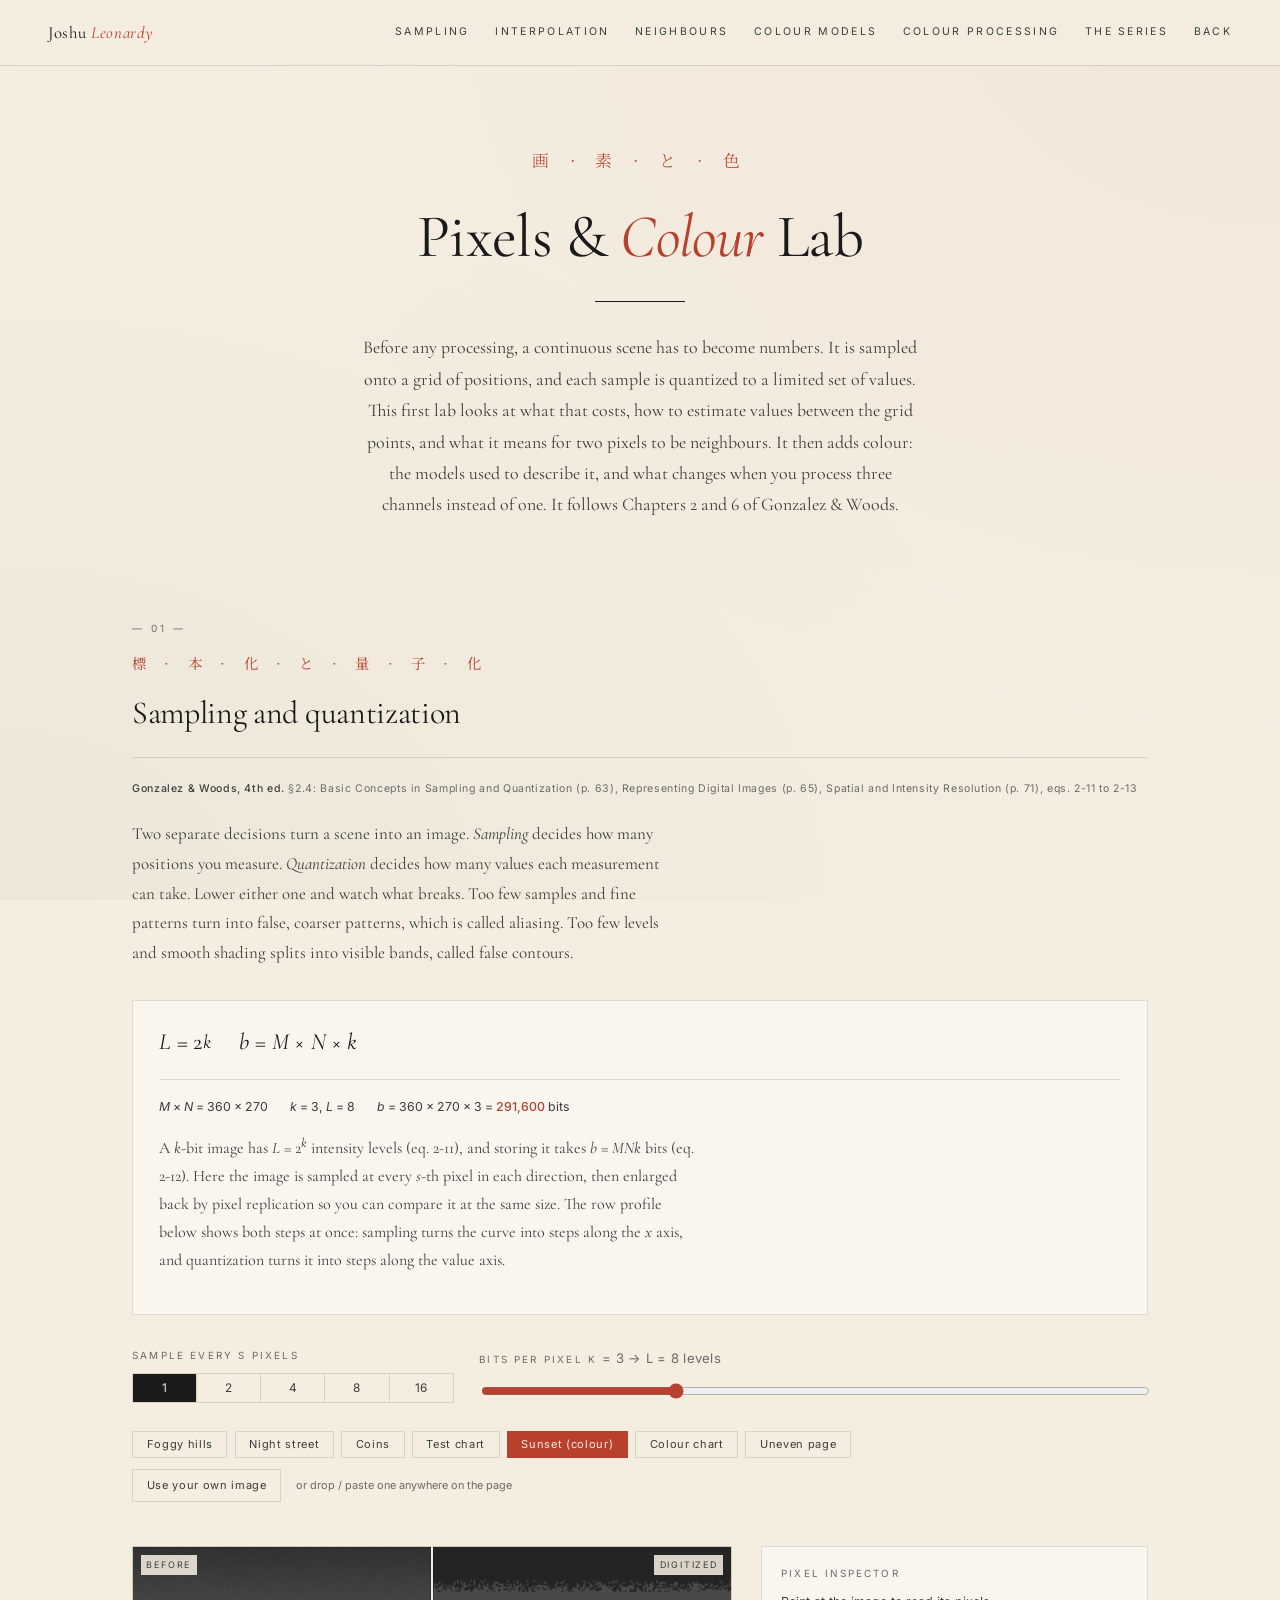
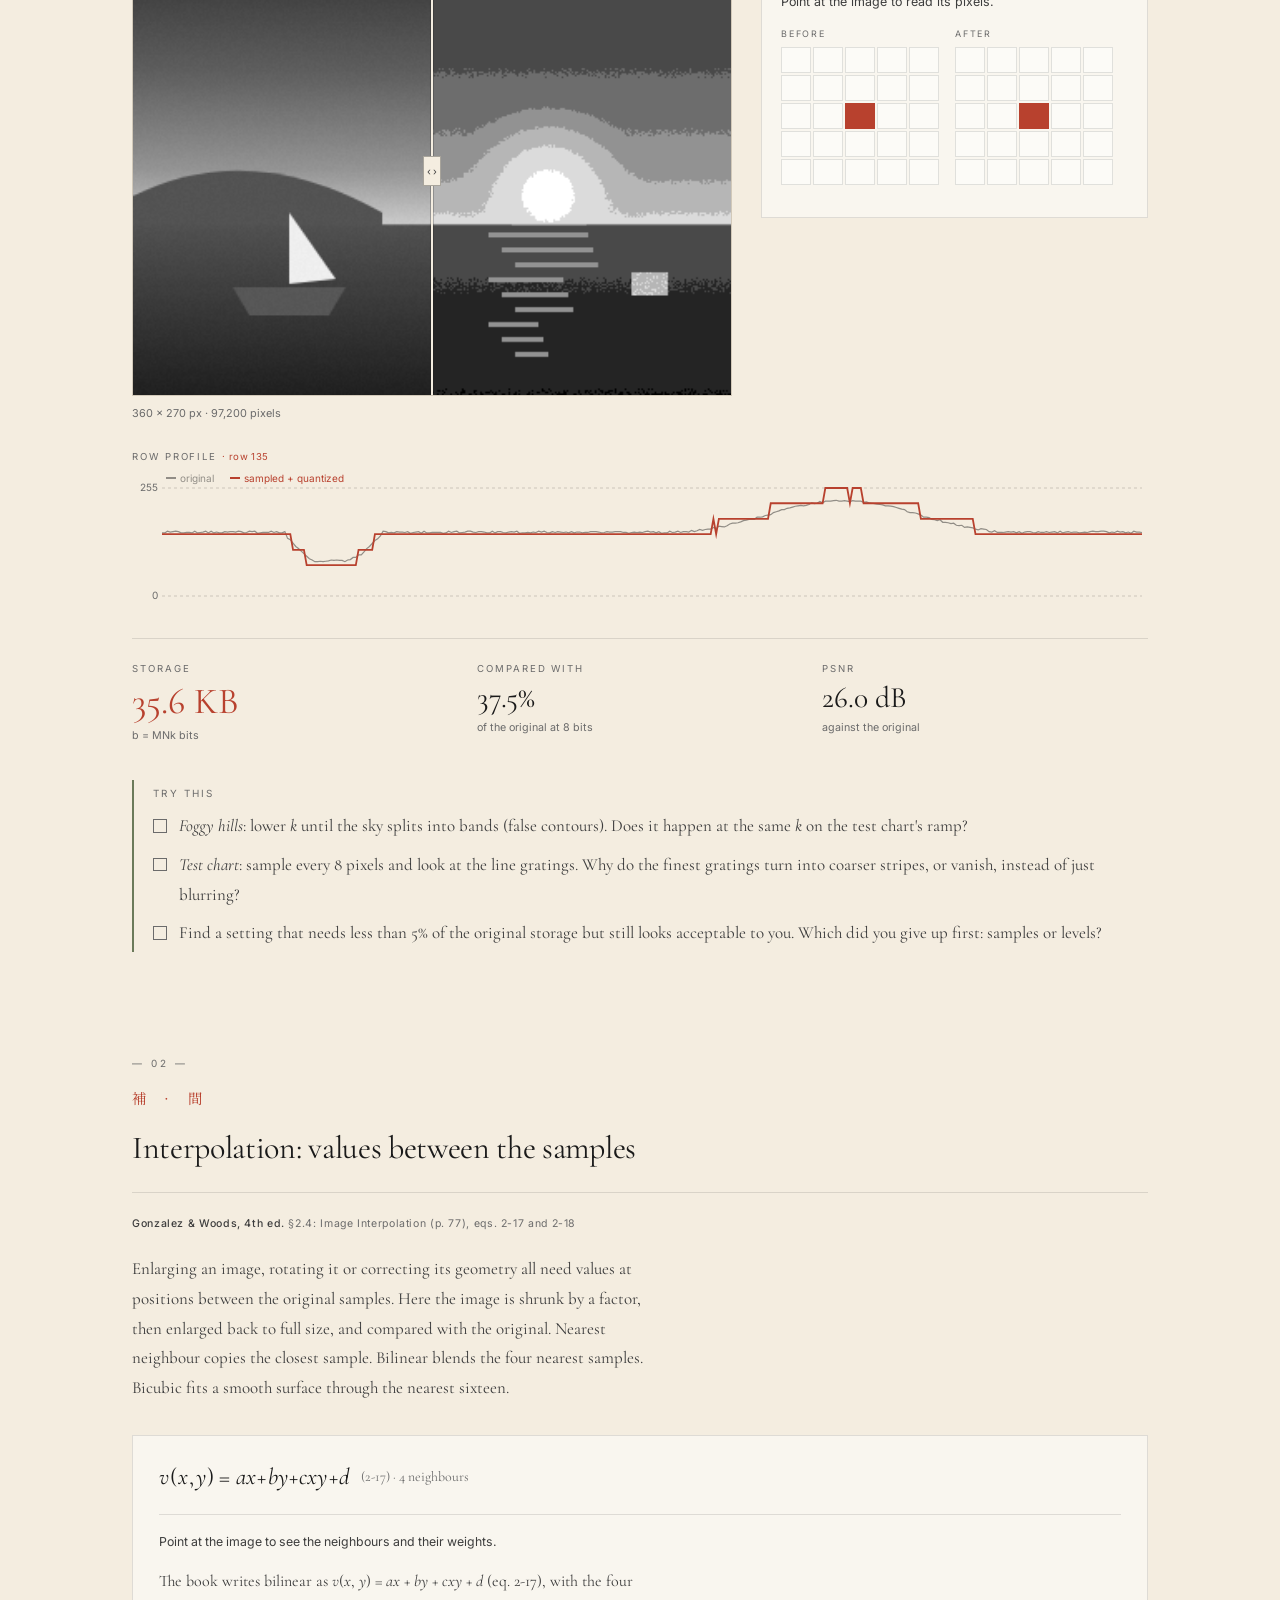
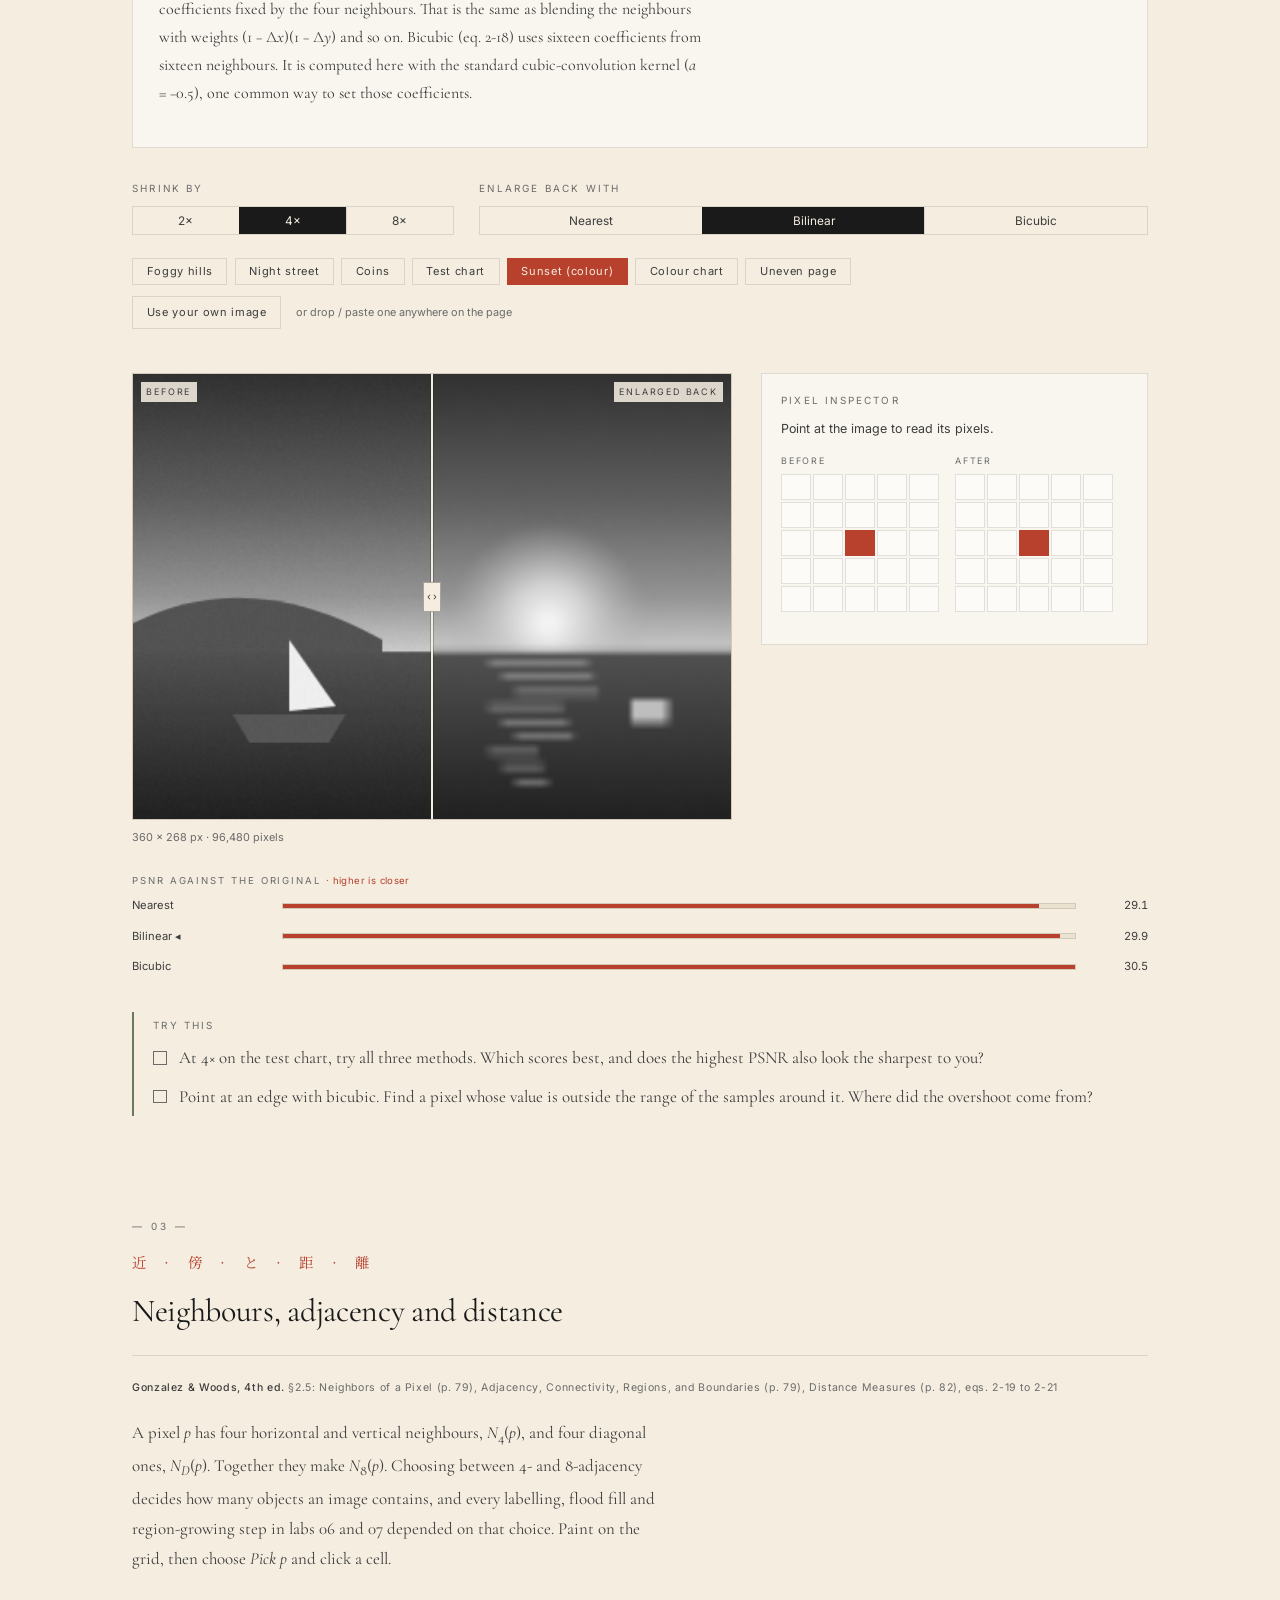
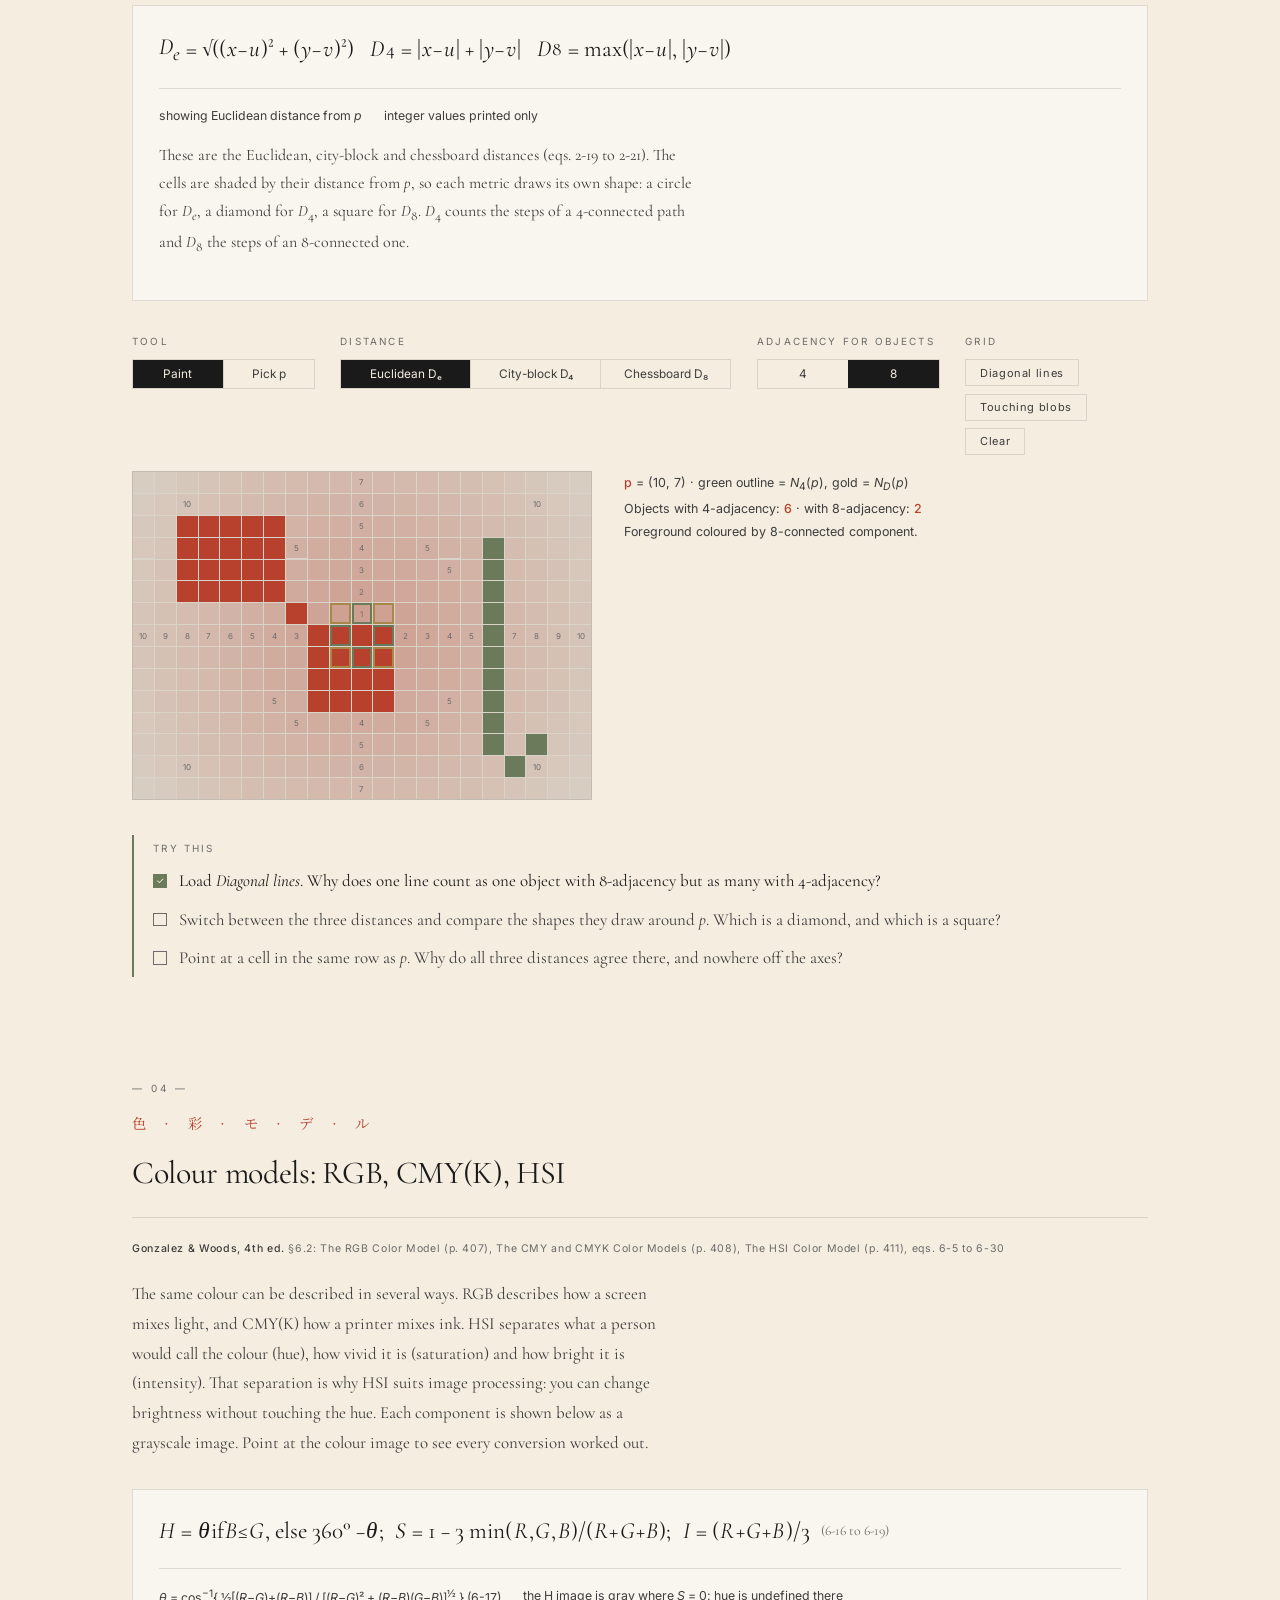
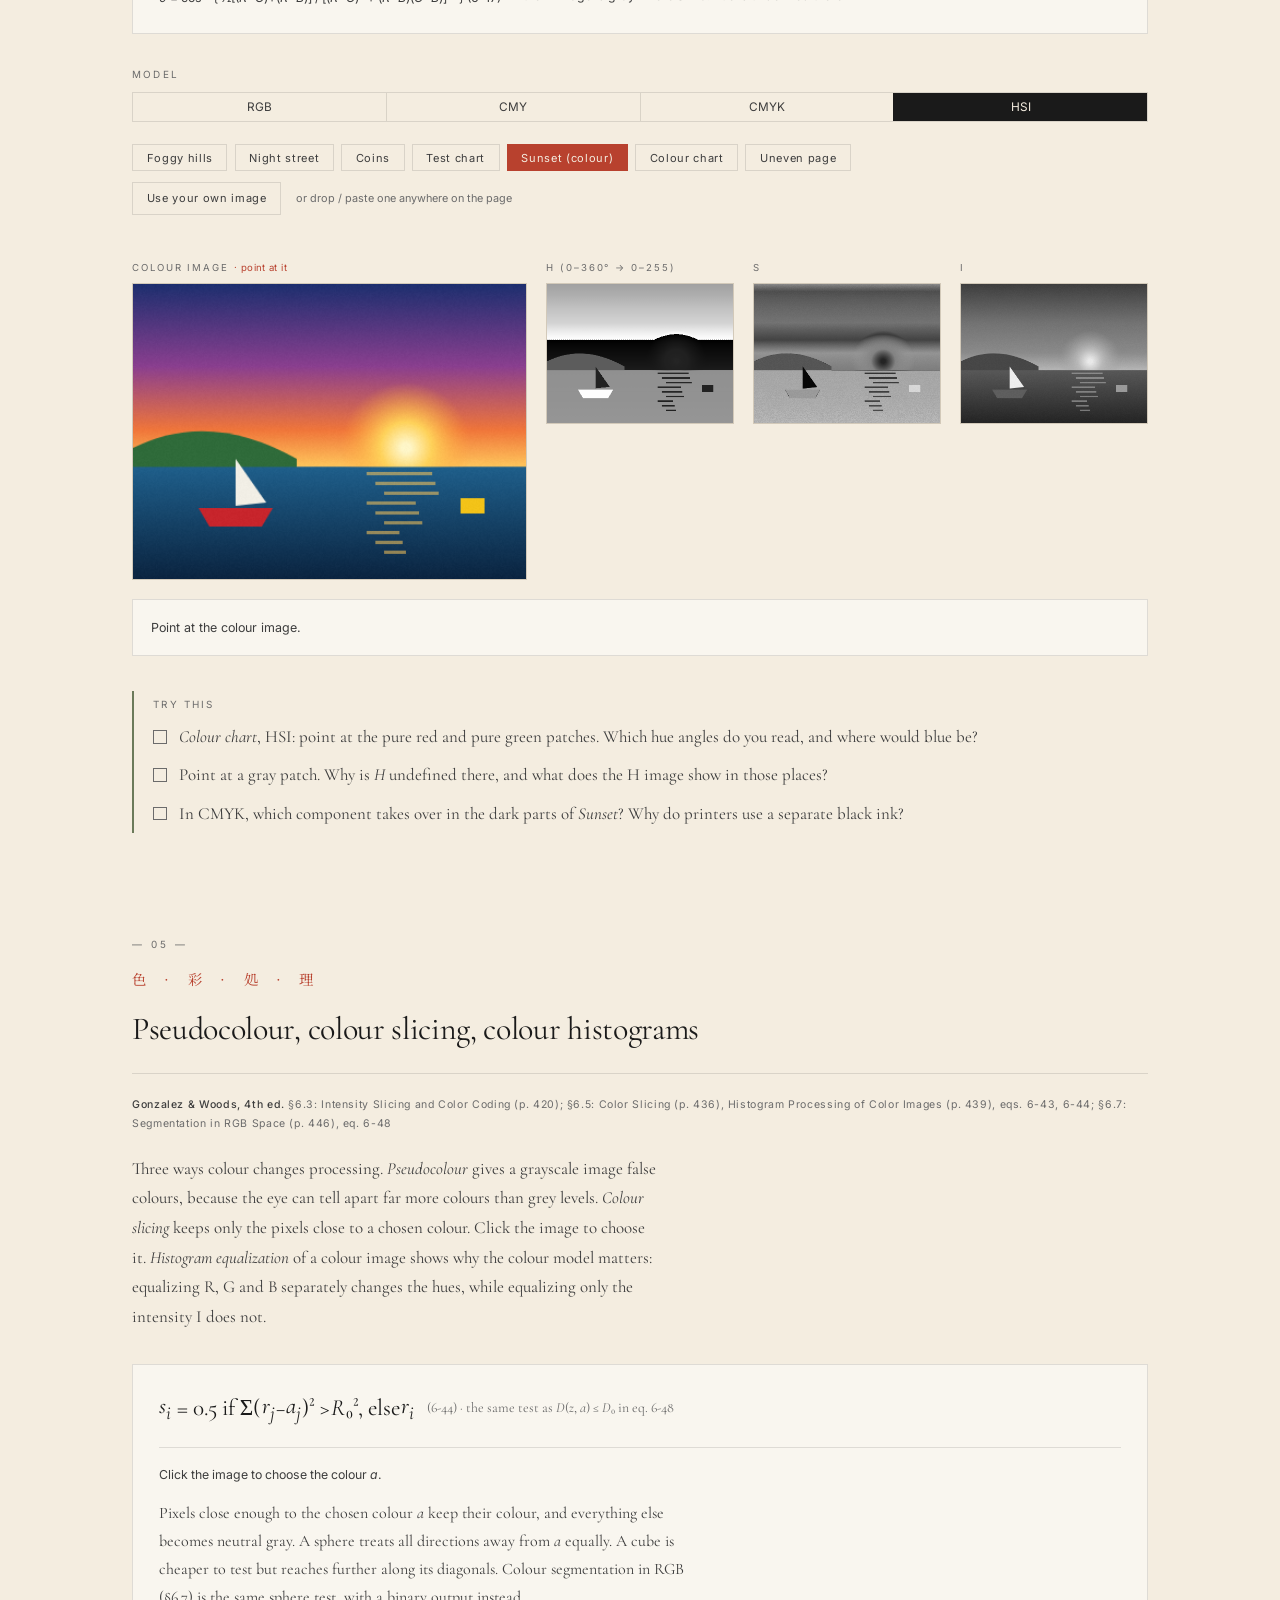
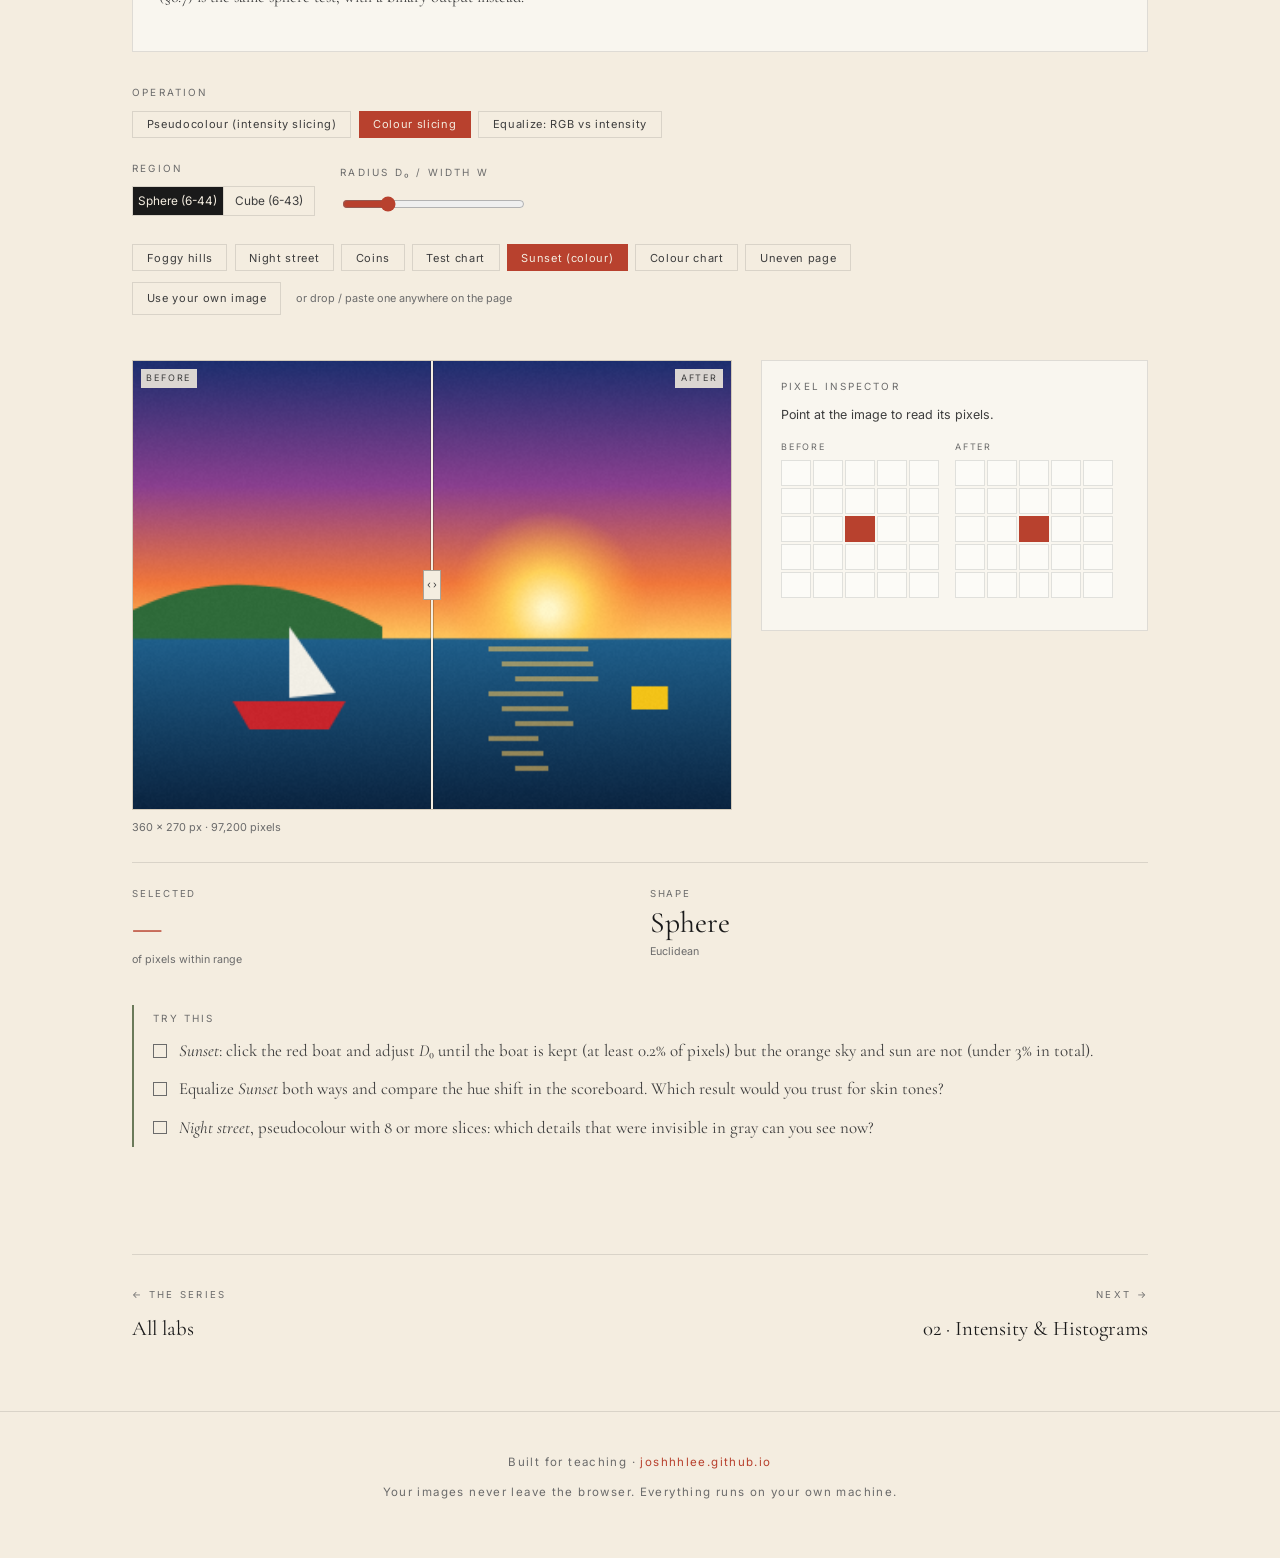
<file: projects/pixels-colour-lab.html>
<!DOCTYPE html>
<html lang="en">
<head>
<meta charset="UTF-8" />
<meta name="viewport" content="width=device-width, initial-scale=1.0" />
<title>Pixels &amp; Colour Lab — Joshu Leonardy</title>
<meta name="description" content="An interactive image processing lab following Gonzalez & Woods chapters 2 and 6: sampling and quantization, interpolation, neighbours and distance measures, RGB, CMY(K) and HSI colour models, pseudocolour, colour slicing and colour histogram equalization — on sample images or your own photograph." />
<link rel="preconnect" href="https://fonts.googleapis.com">
<link rel="preconnect" href="https://fonts.gstatic.com" crossorigin>
<link href="https://fonts.googleapis.com/css2?family=Cormorant+Garamond:ital,wght@0,300;0,400;0,500;0,600;1,300&family=Noto+Serif+JP:wght@300;400;500;700&family=Inter:wght@300;400;500&display=swap" rel="stylesheet">
<link rel="stylesheet" href="../assets/lab.css">
<style>
section{scroll-margin-top:64px}
.fd-row{display:grid;grid-template-columns:repeat(auto-fit,minmax(150px,1fr));gap:1rem 1.2rem;margin-top:1rem;align-items:start}
.fd-cell{min-width:0}
.fd-cell canvas{display:block;width:100%;border:1px solid var(--line);background:var(--paper-dark)}
.fd-cell .cap{font-family:'Inter',sans-serif;font-size:.6rem;letter-spacing:.2em;text-transform:uppercase;color:var(--ink-light);display:block;margin-bottom:.4rem}
.fd-cell .cap em{font-style:normal;color:var(--vermillion);text-transform:none;letter-spacing:.04em}
.big-cell{grid-column:span 2}
@media(max-width:560px){.big-cell{grid-column:auto}}
.cm-read{font-family:'Inter',sans-serif;font-size:.78rem;color:var(--ink-soft);line-height:1.85;border:1px solid var(--line);background:var(--card);padding:1rem 1.1rem;margin-top:1.2rem}
.cm-read b{color:var(--vermillion);font-weight:500}
.cm-read i{font-family:'Cormorant Garamond',serif;font-size:1.05rem}
.cm-read .sw{display:inline-block;width:.9rem;height:.9rem;border:1px solid rgba(26,26,26,.25);vertical-align:-.12rem;margin-right:.3rem}

/* neighbourhood grid */
.nb-row{display:flex;flex-wrap:wrap;gap:1.4rem 2rem;align-items:flex-start}
.nb{display:grid;gap:1px;background:var(--line);border:1px solid var(--line);flex:1 1 320px;max-width:460px;touch-action:none;user-select:none}
.nb div{aspect-ratio:1/1;background:#f8f3ea;position:relative;font-family:'Inter',sans-serif;font-size:.5rem;display:flex;align-items:center;justify-content:center;color:var(--ink-light)}
.nb div.on{background:var(--ink);color:var(--paper)}
.nb div.p{box-shadow:inset 0 0 0 3px var(--vermillion)}
.nb div.n4{box-shadow:inset 0 0 0 2px var(--sage)}
.nb div.nd{box-shadow:inset 0 0 0 2px var(--gold)}
.nb-read{font-family:'Inter',sans-serif;font-size:.78rem;color:var(--ink-soft);line-height:1.85;flex:1 1 220px;max-width:340px}
.nb-read b{color:var(--vermillion);font-weight:500}
</style>
</head>
<body>

<header class="top-bar">
  <a class="brand" href="../index.html">Joshu <em>Leonardy</em></a>
  <nav class="nav-links">
    <a href="#sampling">Sampling</a><a href="#interp">Interpolation</a><a href="#neighbours">Neighbours</a>
    <a href="#models">Colour models</a><a href="#colour">Colour processing</a>
    <a href="labs.html">The Series</a>
    <a href="../index.html">Back</a>
  </nav>
</header>

<div class="container">

<div class="hero">
  <div class="hero-kanji">画 · 素 · と · 色</div>
  <h1>Pixels &amp; <em>Colour</em> Lab</h1>
  <div class="hero-divider"></div>
  <p>Before any processing, a continuous scene has to become numbers. It is sampled onto a grid of positions, and each sample is quantized to a limited set of values. This first lab looks at what that costs, how to estimate values between the grid points, and what it means for two pixels to be neighbours. It then adds colour: the models used to describe it, and what changes when you process three channels instead of one. It follows Chapters 2 and 6 of Gonzalez &amp; Woods.</p>
</div>

<!-- ══════ 01 ══════ -->
<section id="sampling">
  <div class="section-heading reveal">
    <span class="section-num">— 01 —</span>
    <div class="section-heading-kanji">標 · 本 · 化 · と · 量 · 子 · 化</div>
    <h2 class="section-heading-text">Sampling and quantization</h2>
    <div class="section-heading-rule"></div>
  </div>
  <p class="ip-ref"><b>Gonzalez &amp; Woods, 4th ed.</b> §2.4: Basic Concepts in Sampling and Quantization (p. 63), Representing Digital Images (p. 65), Spatial and Intensity Resolution (p. 71), eqs. 2-11 to 2-13</p>
  <p class="lede reveal d1">Two separate decisions turn a scene into an image. <em>Sampling</em> decides how many positions you measure. <em>Quantization</em> decides how many values each measurement can take. Lower either one and watch what breaks. Too few samples and fine patterns turn into false, coarser patterns, which is called aliasing. Too few levels and smooth shading splits into visible bands, called false contours.</p>

  <div class="eqbox">
    <div class="eqmath"><i>L</i>&nbsp;=&nbsp;2<sup><i>k</i></sup>&nbsp;&nbsp;&nbsp;&nbsp;&nbsp;<i>b</i>&nbsp;=&nbsp;<i>M</i>&nbsp;×&nbsp;<i>N</i>&nbsp;×&nbsp;<i>k</i></div>
    <div class="eqkey" id="s-key"></div>
    <p class="eqgloss">A <i>k</i>-bit image has <i>L</i> = 2<sup><i>k</i></sup> intensity levels (eq. 2-11), and storing it takes <i>b</i> = <i>MNk</i> bits (eq. 2-12). Here the image is sampled at every <i>s</i>-th pixel in each direction, then enlarged back by pixel replication so you can compare it at the same size. The row profile below shows both steps at once: sampling turns the curve into steps along the <i>x</i> axis, and quantization turns it into steps along the value axis.</p>
  </div>

  <div class="controls" style="margin-top:0">
    <div><span class="label">Sample every s pixels</span><div class="seg" id="s-s"></div></div>
    <div style="grid-column:span 2"><span class="label">Bits per pixel k <span class="mono" id="s-k-v"></span></span><input type="range" id="s-k" min="1" max="8" value="3" aria-label="Bits per pixel"></div>
  </div>
  <div id="pick1"></div>
  <div id="st1" style="margin-top:1rem"></div>
  <div class="ip-charts"><div class="ip-chart"><span class="cap">Row profile <em id="s-row-cap"></em></span><canvas id="s-p"></canvas></div></div>
  <div class="scoreboard" id="sb1"></div>
  <div id="t1"></div>
</section>

<!-- ══════ 02 ══════ -->
<section id="interp">
  <div class="section-heading reveal">
    <span class="section-num">— 02 —</span>
    <div class="section-heading-kanji">補 · 間</div>
    <h2 class="section-heading-text">Interpolation: values between the samples</h2>
    <div class="section-heading-rule"></div>
  </div>
  <p class="ip-ref"><b>Gonzalez &amp; Woods, 4th ed.</b> §2.4: Image Interpolation (p. 77), eqs. 2-17 and 2-18</p>
  <p class="lede reveal d1">Enlarging an image, rotating it or correcting its geometry all need values at positions between the original samples. Here the image is shrunk by a factor, then enlarged back to full size, and compared with the original. Nearest neighbour copies the closest sample. Bilinear blends the four nearest samples. Bicubic fits a smooth surface through the nearest sixteen.</p>

  <div class="eqbox">
    <div class="eqmath" id="i-eq"></div>
    <div class="eqkey" id="i-key"><span>Point at the image to see the neighbours and their weights.</span></div>
    <p class="eqgloss">The book writes bilinear as <i>v</i>(<i>x</i>, <i>y</i>) = <i>ax</i> + <i>by</i> + <i>cxy</i> + <i>d</i> (eq. 2-17), with the four coefficients fixed by the four neighbours. That is the same as blending the neighbours with weights (1 − Δ<i>x</i>)(1 − Δ<i>y</i>) and so on. Bicubic (eq. 2-18) uses sixteen coefficients from sixteen neighbours. It is computed here with the standard cubic-convolution kernel (<i>a</i> = −0.5), one common way to set those coefficients.</p>
  </div>

  <div class="controls" style="margin-top:0">
    <div><span class="label">Shrink by</span><div class="seg" id="i-f"></div></div>
    <div style="grid-column:span 2"><span class="label">Enlarge back with</span><div class="seg" id="i-m"></div></div>
  </div>
  <div id="pick2"></div>
  <div id="st2" style="margin-top:1rem"></div>
  <div class="ip-charts"><div class="ip-chart"><span class="cap">PSNR against the original <em>· higher is closer</em></span><div class="bars" id="i-bars" style="margin-top:.4rem"></div></div></div>
  <div id="t2"></div>
</section>

<!-- ══════ 03 ══════ -->
<section id="neighbours">
  <div class="section-heading reveal">
    <span class="section-num">— 03 —</span>
    <div class="section-heading-kanji">近 · 傍 · と · 距 · 離</div>
    <h2 class="section-heading-text">Neighbours, adjacency and distance</h2>
    <div class="section-heading-rule"></div>
  </div>
  <p class="ip-ref"><b>Gonzalez &amp; Woods, 4th ed.</b> §2.5: Neighbors of a Pixel (p. 79), Adjacency, Connectivity, Regions, and Boundaries (p. 79), Distance Measures (p. 82), eqs. 2-19 to 2-21</p>
  <p class="lede reveal d1">A pixel <i>p</i> has four horizontal and vertical neighbours, <i>N</i><sub>4</sub>(<i>p</i>), and four diagonal ones, <i>N<sub>D</sub></i>(<i>p</i>). Together they make <i>N</i><sub>8</sub>(<i>p</i>). Choosing between 4- and 8-adjacency decides how many objects an image contains, and every labelling, flood fill and region-growing step in labs 06 and 07 depended on that choice. Paint on the grid, then choose <i>Pick p</i> and click a cell.</p>

  <div class="eqbox">
    <div class="eqmath"><i>D<sub>e</sub></i>&nbsp;=&nbsp;√((<i>x</i> − <i>u</i>)² + (<i>y</i> − <i>v</i>)²)&nbsp;&nbsp;&nbsp;<i>D</i><sub>4</sub>&nbsp;=&nbsp;|<i>x</i> − <i>u</i>| + |<i>y</i> − <i>v</i>|&nbsp;&nbsp;&nbsp;<i>D</i><sub>8</sub>&nbsp;=&nbsp;max(|<i>x</i> − <i>u</i>|, |<i>y</i> − <i>v</i>|)</div>
    <div class="eqkey" id="n-key"></div>
    <p class="eqgloss">These are the Euclidean, city-block and chessboard distances (eqs. 2-19 to 2-21). The cells are shaded by their distance from <i>p</i>, so each metric draws its own shape: a circle for <i>D<sub>e</sub></i>, a diamond for <i>D</i><sub>4</sub>, a square for <i>D</i><sub>8</sub>. <i>D</i><sub>4</sub> counts the steps of a 4-connected path and <i>D</i><sub>8</sub> the steps of an 8-connected one.</p>
  </div>

  <div class="controls" style="margin-top:0">
    <div><span class="label">Tool</span><div class="seg" id="n-tool"></div></div>
    <div style="grid-column:span 2"><span class="label">Distance</span><div class="seg" id="n-metric"></div></div>
    <div><span class="label">Adjacency for objects</span><div class="seg" id="n-adj"></div></div>
    <div><span class="label">Grid</span><div class="chiprow" id="n-pre"></div></div>
  </div>
  <div class="nb-row" style="margin-top:1rem">
    <div class="nb" id="nb"></div>
    <div class="nb-read" id="nb-read"></div>
  </div>
  <div id="t3"></div>
</section>

<!-- ══════ 04 ══════ -->
<section id="models">
  <div class="section-heading reveal">
    <span class="section-num">— 04 —</span>
    <div class="section-heading-kanji">色 · 彩 · モ · デ · ル</div>
    <h2 class="section-heading-text">Colour models: RGB, CMY(K), HSI</h2>
    <div class="section-heading-rule"></div>
  </div>
  <p class="ip-ref"><b>Gonzalez &amp; Woods, 4th ed.</b> §6.2: The RGB Color Model (p. 407), The CMY and CMYK Color Models (p. 408), The HSI Color Model (p. 411), eqs. 6-5 to 6-30</p>
  <p class="lede reveal d1">The same colour can be described in several ways. RGB describes how a screen mixes light, and CMY(K) how a printer mixes ink. HSI separates what a person would call the colour (hue), how vivid it is (saturation) and how bright it is (intensity). That separation is why HSI suits image processing: you can change brightness without touching the hue. Each component is shown below as a grayscale image. Point at the colour image to see every conversion worked out.</p>

  <div class="eqbox">
    <div class="eqmath" id="m-eq"></div>
    <div class="eqkey" id="m-key"></div>
  </div>

  <div class="controls" style="margin-top:0">
    <div style="grid-column:span 2"><span class="label">Model</span><div class="seg" id="m-model"></div></div>
  </div>
  <div id="pick4"></div>
  <div class="fd-row">
    <div class="fd-cell big-cell"><span class="cap">Colour image <em>· point at it</em></span><canvas id="m-img" style="cursor:crosshair"></canvas></div>
    <div class="fd-cell"><span class="cap" id="m-c0l"></span><canvas id="m-c0"></canvas></div>
    <div class="fd-cell"><span class="cap" id="m-c1l"></span><canvas id="m-c1"></canvas></div>
    <div class="fd-cell"><span class="cap" id="m-c2l"></span><canvas id="m-c2"></canvas></div>
    <div class="fd-cell" id="m-c3w"><span class="cap" id="m-c3l"></span><canvas id="m-c3"></canvas></div>
  </div>
  <div class="cm-read" id="m-read">Point at the colour image.</div>
  <div id="t4"></div>
</section>

<!-- ══════ 05 ══════ -->
<section id="colour">
  <div class="section-heading reveal">
    <span class="section-num">— 05 —</span>
    <div class="section-heading-kanji">色 · 彩 · 処 · 理</div>
    <h2 class="section-heading-text">Pseudocolour, colour slicing, colour histograms</h2>
    <div class="section-heading-rule"></div>
  </div>
  <p class="ip-ref"><b>Gonzalez &amp; Woods, 4th ed.</b> §6.3: Intensity Slicing and Color Coding (p. 420); §6.5: Color Slicing (p. 436), Histogram Processing of Color Images (p. 439), eqs. 6-43, 6-44; §6.7: Segmentation in RGB Space (p. 446), eq. 6-48</p>
  <p class="lede reveal d1">Three ways colour changes processing. <em>Pseudocolour</em> gives a grayscale image false colours, because the eye can tell apart far more colours than grey levels. <em>Colour slicing</em> keeps only the pixels close to a chosen colour. Click the image to choose it. <em>Histogram equalization</em> of a colour image shows why the colour model matters: equalizing R, G and B separately changes the hues, while equalizing only the intensity I does not.</p>

  <div class="eqbox">
    <div class="eqmath" id="c-eq"></div>
    <div class="eqkey" id="c-key"></div>
    <p class="eqgloss" id="c-gloss"></p>
  </div>

  <div class="controls" style="margin-top:0">
    <div style="grid-column:1/-1"><span class="label">Operation</span><div class="chiprow" id="c-op"></div></div>
    <div id="c-n-w"><span class="label">Slices <span class="mono" id="c-n-v"></span></span><input type="range" id="c-n" min="2" max="12" value="6" aria-label="Number of intensity slices"></div>
    <div id="c-sh-w"><span class="label">Region</span><div class="seg" id="c-sh"></div></div>
    <div id="c-d-w"><span class="label">Radius D₀ / width W <span class="mono" id="c-d-v"></span></span><input type="range" id="c-d" min="0.02" max="0.6" step="0.01" value="0.15" aria-label="Colour slicing radius"></div>
  </div>
  <div id="pick5"></div>
  <div id="st5" style="margin-top:1rem"></div>
  <div class="scoreboard" id="sb5"></div>
  <div id="t5"></div>
</section>

<nav class="lab-pager">
  <a href="labs.html" class="prev">
    <span class="pager-dir">← The series</span>
    <span class="pager-title">All labs</span>
  </a>
  <a href="histogram-lab.html" class="next">
    <span class="pager-dir">Next →</span>
    <span class="pager-title">02 · Intensity &amp; Histograms</span>
  </a>
</nav>

</div>

<footer class="lab-footer">
  <div class="container">
    <p>Built for teaching · <a href="../index.html">joshhhlee.github.io</a></p>
    <p style="margin-top:.6rem">Your images never leave the browser. Everything runs on your own machine.</p>
  </div>
</footer>

<script src="../assets/lab.js"></script>
<script src="../assets/imgproc.js"></script>
<script>
/* ═══════════════════════════════════════════════════════════════════
   Pixels & Colour Lab — Gonzalez & Woods, 4th ed., chapters 2 and 6
   ═══════════════════════════════════════════════════════════════════ */

let IMG = null;
const $ = id => document.getElementById(id);
const f1 = v => v.toFixed(1).replace('-', '−');
const n3 = v => v.toFixed(3).replace('-', '−');
const db = v => isFinite(v) ? v.toFixed(1) + ' dB' : '∞ dB';
/** A colour image object that the stage can draw: gray in data, colour in rgb. */
function colourImg(w, h, rgb) {
  const g = IP.make(w, h);
  for (let i = 0; i < w * h; i++) g.data[i] = Math.round(0.299 * rgb[i * 3] + 0.587 * rgb[i * 3 + 1] + 0.114 * rgb[i * 3 + 2]);
  g.rgb = rgb; return g;
}

/* ═════ 01 — sampling and quantization ═════ */

const S1 = { s: 1, k: 3, row: null, col: null, seen: new Set() };
function buildS1() { seg('s-s', [1, 2, 4, 8, 16], S1.s, v => { S1.s = v; buildS1(); render1(); }, ['1', '2', '4', '8', '16']); }
$('s-k').addEventListener('input', e => { S1.k = +e.target.value; render1(); });
const quant = (v, k) => { const L = 1 << k; return Math.round(Math.min(L - 1, Math.floor(v * L / 256)) * 255 / (L - 1)); };
function digitize(img, s, k) {
  const { w, h, data } = img, out = IP.make(w, h);
  for (let y = 0; y < h; y++) for (let x = 0; x < w; x++) {
    const sx = Math.floor(x / s) * s, sy = Math.floor(y / s) * s;          // sample at the block's corner, replicate across the block
    out.data[y * w + x] = quant(data[sy * w + sx], k);
  }
  return out;
}
const st1 = IP.stage('st1', { afterLabel: 'Digitized',
  explain: (r, s, x, y) => {
    const L = 1 << S1.k, sx = Math.floor(x / S1.s) * S1.s, sy = Math.floor(y / S1.s) * S1.s, v = IMG.data[sy * IMG.w + sx], q = Math.min(L - 1, Math.floor(v * L / 256));
    return 'This pixel copies the sample at (' + sx + ', ' + sy + '), value ' + v + '.<br>' + v + ' falls in level <b>' + q + '</b> of ' + L + ' (width 256/' + L + ' = ' + (256 / L).toFixed(0) + '), shown as ' + s + '.';
  } });
st1.onProbe = (r, s, x, y) => { S1.row = y; S1.col = x; drawS1(); };
function render1() {
  if (!IMG) return;
  const out = digitize(IMG, S1.s, S1.k); S1.out = out;
  st1.set(IMG, out);
  const M = Math.ceil(IMG.w / S1.s), N = Math.ceil(IMG.h / S1.s), L = 1 << S1.k, b = M * N * S1.k, full = IMG.w * IMG.h * 8;
  $('s-k-v').textContent = '= ' + S1.k + ' → L = ' + L + ' levels';
  $('s-key').innerHTML = '<span><i>M</i> × <i>N</i> = ' + M + ' × ' + N + '</span><span><i>k</i> = ' + S1.k + ', <i>L</i> = ' + L + '</span><span><i>b</i> = ' + M + ' × ' + N + ' × ' + S1.k + ' = <b>' + b.toLocaleString() + '</b> bits</span>';
  $('sb1').innerHTML =
    score('Storage', (b / 8 / 1024).toFixed(1) + ' KB', 'b = MNk bits', true) +
    score('Compared with', (b / full * 100).toFixed(1) + '%', 'of the original at 8 bits') +
    score('PSNR', db(IP.psnr(IMG, out)), 'against the original');
  S1.seen.add(IP.key + ':' + S1.s + ':' + S1.k);
  drawS1();
  tries1.check();
}
function drawS1() {
  if (!S1.out) return;
  const y = S1.row != null ? S1.row : IMG.h >> 1;
  $('s-row-cap').textContent = '· row ' + y;
  IP.drawProfile($('s-p'), [
    { data: IP.row(IMG, y), color: 'rgba(26,26,26,.45)', label: 'original' },
    { data: IP.row(S1.out, y), color: IP.col('vermillion'), width: 1.8, label: 'sampled + quantized' }
  ], { marker: S1.col });
}
const tries1 = IP.tries('t1', [
  { text: '<i>Foggy hills</i>: lower <i>k</i> until the sky splits into bands (false contours). Does it happen at the same <i>k</i> on the test chart\'s ramp?',
    test: () => [...S1.seen].some(t => t.startsWith('fog:1:') && +t.split(':')[2] <= 4) },
  { text: '<i>Test chart</i>: sample every 8 pixels and look at the line gratings. Why do the finest gratings turn into coarser stripes, or vanish, instead of just blurring?',
    test: () => S1.seen.has('chart:8:' + S1.k) || [...S1.seen].some(t => t.startsWith('chart:8:')) },
  { text: 'Find a setting that needs less than 5% of the original storage but still looks acceptable to you. Which did you give up first: samples or levels?',
    test: () => { const M = Math.ceil(IMG.w / S1.s), N = Math.ceil(IMG.h / S1.s); return M * N * S1.k < 0.05 * IMG.w * IMG.h * 8; } }
]);

/* ═════ 02 — interpolation ═════ */

const I2 = { f: 4, m: 'bilinear', seen: new Set() };
const IM = [['nearest', 'Nearest'], ['bilinear', 'Bilinear'], ['bicubic', 'Bicubic']];
function buildI2() {
  seg('i-f', [2, 4, 8], I2.f, v => { I2.f = v; buildI2(); render2(); }, ['2×', '4×', '8×']);
  seg('i-m', IM.map(m => m[0]), I2.m, v => { I2.m = v; buildI2(); render2(); }, IM.map(m => m[1]));
}
function shrink(img, f) {
  const w = Math.floor(img.w / f), h = Math.floor(img.h / f), out = { w, h, d: new Float32Array(w * h) };
  for (let y = 0; y < h; y++) for (let x = 0; x < w; x++) {
    let s = 0; for (let j = 0; j < f; j++) for (let i = 0; i < f; i++) s += img.data[(y * f + j) * img.w + x * f + i];
    out.d[y * w + x] = s / (f * f);
  }
  return out;
}
const keys = t => { t = Math.abs(t); const a = -0.5; return t <= 1 ? (a + 2) * t ** 3 - (a + 3) * t * t + 1 : t < 2 ? a * t ** 3 - 5 * a * t * t + 8 * a * t - 4 * a : 0; };
/** Enlarge a small float image back by f with the chosen method. Sample centres sit at (i + ½)·f. */
function enlarge(sm, f, m) {
  const W = sm.w * f, H = sm.h * f, out = IP.make(W, H), px = (x, y) => sm.d[clamp(y, 0, sm.h - 1) * sm.w + clamp(x, 0, sm.w - 1)];
  for (let y = 0; y < H; y++) for (let x = 0; x < W; x++) {
    const sx = (x + 0.5) / f - 0.5, sy = (y + 0.5) / f - 0.5;
    let v;
    if (m === 'nearest') v = px(Math.round(sx), Math.round(sy));
    else if (m === 'bilinear') {
      const x0 = Math.floor(sx), y0 = Math.floor(sy), dx = sx - x0, dy = sy - y0;
      v = px(x0, y0) * (1 - dx) * (1 - dy) + px(x0 + 1, y0) * dx * (1 - dy) + px(x0, y0 + 1) * (1 - dx) * dy + px(x0 + 1, y0 + 1) * dx * dy;
    } else {
      const x0 = Math.floor(sx), y0 = Math.floor(sy); v = 0;
      for (let j = -1; j <= 2; j++) for (let i = -1; i <= 2; i++) v += px(x0 + i, y0 + j) * keys(sx - (x0 + i)) * keys(sy - (y0 + j));
    }
    out.data[y * W + x] = v;
  }
  return out;
}
const crop = (img, W, H) => { const o = IP.make(W, H); for (let y = 0; y < H; y++) for (let x = 0; x < W; x++) o.data[y * W + x] = img.data[y * img.w + x]; return o; };
const st2 = IP.stage('st2', { afterLabel: 'Enlarged back',
  explain: (r, s, x, y) => {
    const f = I2.f, sx = (x + 0.5) / f - 0.5, sy = (y + 0.5) / f - 0.5, sm = I2.sm;
    const px = (a, b) => sm.d[clamp(b, 0, sm.h - 1) * sm.w + clamp(a, 0, sm.w - 1)];
    if (I2.m === 'nearest') return 'Source position (' + sx.toFixed(2) + ', ' + sy.toFixed(2) + ') → nearest sample (' + Math.round(sx) + ', ' + Math.round(sy) + ') = <b>' + s + '</b>';
    if (I2.m === 'bilinear') {
      const x0 = Math.floor(sx), y0 = Math.floor(sy), dx = sx - x0, dy = sy - y0;
      const t = [[px(x0, y0), (1 - dx) * (1 - dy)], [px(x0 + 1, y0), dx * (1 - dy)], [px(x0, y0 + 1), (1 - dx) * dy], [px(x0 + 1, y0 + 1), dx * dy]];
      return 'Δ<i>x</i> = ' + dx.toFixed(2) + ', Δ<i>y</i> = ' + dy.toFixed(2) + '<br>' + t.map(([v, w]) => f1(v) + '×' + w.toFixed(2)).join(' + ') + ' = <b>' + s + '</b>';
    }
    return '16 samples around (' + sx.toFixed(2) + ', ' + sy.toFixed(2) + '), each weighted by the cubic kernel in x and y → <b>' + s + '</b>. Weights can go negative, which is why bicubic can overshoot at edges.';
  } });
function render2() {
  if (!IMG) return;
  const f = I2.f, sm = shrink(IMG, f); I2.sm = sm;
  const W = sm.w * f, H = sm.h * f, ref = crop(IMG, W, H);
  const outs = Object.fromEntries(IM.map(([m]) => [m, enlarge(sm, f, m)]));
  st2.set(ref, outs[I2.m]);
  const ps = IM.map(([m, l]) => [l, IP.psnr(ref, outs[m]), m]), top = Math.max(...ps.map(p => p[1]));
  $('i-bars').innerHTML = ps.map(([l, v, m]) => bar(l + (m === I2.m ? ' ◂' : ''), v.toFixed(1), top)).join('');
  I2.ps = Object.fromEntries(ps.map(p => [p[2], p[1]]));
  $('i-eq').innerHTML = {
    nearest: '<i>v</i>(<i>x</i>, <i>y</i>)&nbsp;=&nbsp;<i>f</i>(round <i>x</i>′, round <i>y</i>′)',
    bilinear: '<i>v</i>(<i>x</i>, <i>y</i>)&nbsp;=&nbsp;<i>ax</i> + <i>by</i> + <i>cxy</i> + <i>d</i>&nbsp;&nbsp;<span style="font-size:.6em;color:var(--ink-light)">(2-17) · 4 neighbours</span>',
    bicubic: '<i>v</i>(<i>x</i>, <i>y</i>)&nbsp;=&nbsp;<span class="sigma"><small>3</small><span class="big">Σ</span><small>i=0</small></span><span class="sigma"><small>3</small><span class="big">Σ</span><small>j=0</small></span><i>a<sub>ij</sub></i>&nbsp;<i>x<sup>i</sup></i><i>y<sup>j</sup></i>&nbsp;&nbsp;<span style="font-size:.6em;color:var(--ink-light)">(2-18) · 16 neighbours</span>'
  }[I2.m];
  I2.seen.add(I2.m + ':' + f + ':' + IP.key);
  tries2.check();
}
const tries2 = IP.tries('t2', [
  { text: 'At 4× on the test chart, try all three methods. Which scores best, and does the highest PSNR also look the sharpest to you?',
    test: () => ['nearest', 'bilinear', 'bicubic'].every(m => I2.seen.has(m + ':4:chart')) },
  { text: 'Point at an edge with bicubic. Find a pixel whose value is outside the range of the samples around it. Where did the overshoot come from?',
    test: () => I2.seen.has('bicubic:' + I2.f + ':' + IP.key) && I2.m === 'bicubic' }
]);

/* ═════ 03 — neighbours, adjacency, distance ═════ */

const GW = 21, GH = 15;
const NB = { A: new Uint8Array(GW * GH), p: 10 + 7 * GW, tool: 'paint', metric: 'e', adj: 8, hover: -1, counts: {}, seenMetric: new Set() };
function nbPreset(k) {
  NB.A.fill(0);
  const set = (x, y) => { if (x >= 0 && y >= 0 && x < GW && y < GH) NB.A[y * GW + x] = 1; };
  if (k === 'diag') { for (let i = 0; i < 12; i++) set(3 + i, 2 + i); for (let i = 0; i < 6; i++) set(16 - i, 3 + i); }
  else if (k === 'blobs') {
    for (let y = 2; y <= 5; y++) for (let x = 2; x <= 6; x++) set(x, y);
    set(7, 6); for (let y = 7; y <= 10; y++) for (let x = 8; x <= 11; x++) set(x, y);
    for (let y = 3; y <= 12; y++) set(16, y); set(17, 13); set(18, 12);
  }
  renderNB();
}
function buildNB() {
  const el = $('nb'); el.style.gridTemplateColumns = 'repeat(' + GW + ',minmax(0,1fr))'; el.innerHTML = '';
  for (let i = 0; i < GW * GH; i++) el.appendChild(document.createElement('div'));
  let paint = null;
  const cellOf = e => { const t = document.elementFromPoint(e.clientX, e.clientY); return t && t.parentElement === el ? Array.prototype.indexOf.call(el.children, t) : -1; };
  el.addEventListener('pointerdown', e => {
    const i = cellOf(e); if (i < 0) return;
    if (NB.tool === 'pick') { NB.p = i; renderNB(); return; }
    paint = NB.A[i] ? 0 : 1; NB.A[i] = paint; el.setPointerCapture(e.pointerId); renderNB();
  });
  el.addEventListener('pointermove', e => {
    const i = cellOf(e);
    if (paint != null) { if (i >= 0 && NB.A[i] !== paint) { NB.A[i] = paint; renderNB(); } return; }
    if (i !== NB.hover) { NB.hover = i; renderNB(); }
  });
  const end = () => { paint = null; };
  el.addEventListener('pointerup', end); el.addEventListener('pointercancel', end);
  el.addEventListener('pointerleave', () => { NB.hover = -1; renderNB(); });
}
function buildNBctl() {
  seg('n-tool', ['paint', 'pick'], NB.tool, v => { NB.tool = v; buildNBctl(); }, ['Paint', 'Pick p']);
  seg('n-metric', ['e', '4', '8'], NB.metric, v => { NB.metric = v; NB.seenMetric.add(v); buildNBctl(); renderNB(); }, ['Euclidean Dₑ', 'City-block D₄', 'Chessboard D₈']);
  seg('n-adj', [4, 8], NB.adj, v => { NB.adj = v; buildNBctl(); renderNB(); }, ['4', '8']);
  chips('n-pre', [['diag', 'Diagonal lines'], ['blobs', 'Touching blobs'], ['clear', 'Clear']], null, nbPreset);
}
const dist = (i, j, m) => { const dx = Math.abs(i % GW - j % GW), dy = Math.abs(((i / GW) | 0) - ((j / GW) | 0)); return m === 'e' ? Math.hypot(dx, dy) : m === '4' ? dx + dy : Math.max(dx, dy); };
function labelNB(adj) {
  const lab = new Int32Array(GW * GH); let n = 0;
  const nb = adj === 4 ? [[1, 0], [-1, 0], [0, 1], [0, -1]] : [[1, 0], [-1, 0], [0, 1], [0, -1], [1, 1], [1, -1], [-1, 1], [-1, -1]];
  for (let i = 0; i < GW * GH; i++) if (NB.A[i] && !lab[i]) {
    n++; const st = [i]; lab[i] = n;
    while (st.length) { const q = st.pop(), x = q % GW, y = (q / GW) | 0; for (const [dx, dy] of nb) { const xx = x + dx, yy = y + dy; if (xx < 0 || yy < 0 || xx >= GW || yy >= GH) continue; const j = yy * GW + xx; if (NB.A[j] && !lab[j]) { lab[j] = n; st.push(j); } } }
  }
  return { lab, n };
}
const HUES = ['#b8412e', '#6b7a5a', '#a88848', '#3d6b8a', '#8a3d6b', '#4a8a7a', '#8a6b3d', '#5a4a8a'];
function renderNB() {
  const cells = $('nb').children, L = labelNB(NB.adj), c4 = labelNB(4).n, c8 = labelNB(8).n;
  NB.counts = { c4, c8 };
  let maxd = 0; for (let i = 0; i < GW * GH; i++) maxd = Math.max(maxd, dist(i, NB.p, NB.metric));
  const px = NB.p % GW, py = (NB.p / GW) | 0;
  for (let i = 0; i < GW * GH; i++) {
    const x = i % GW, y = (i / GW) | 0, dx = Math.abs(x - px), dy = Math.abs(y - py);
    const c = cells[i], d = dist(i, NB.p, NB.metric);
    let cls = '';
    if (i === NB.p) cls = 'p';
    else if (dx + dy === 1) cls = 'n4';
    else if (dx === 1 && dy === 1) cls = 'nd';
    c.className = (NB.A[i] ? 'on ' : '') + cls;
    if (NB.A[i]) c.style.background = HUES[(L.lab[i] - 1) % HUES.length];
    else c.style.background = 'rgba(184,65,46,' + (0.04 + 0.34 * (1 - d / maxd)).toFixed(3) + ')';
    c.textContent = NB.A[i] ? '' : (NB.metric === 'e' ? (d % 1 ? '' : d) : d);
  }
  let hov = '';
  if (NB.hover >= 0) {
    const h = NB.hover, hx = h % GW, hy = (h / GW) | 0;
    hov = '<br>Pointer at (' + hx + ', ' + hy + '): <i>D<sub>e</sub></i> = <b>' + dist(h, NB.p, 'e').toFixed(2) + '</b>, <i>D</i><sub>4</sub> = <b>' + dist(h, NB.p, '4') + '</b>, <i>D</i><sub>8</sub> = <b>' + dist(h, NB.p, '8') + '</b>' +
      (hx === px || hy === py ? ' — on the same row or column, so all three agree.' : '');
    if ((hx === px || hy === py) && h !== NB.p) NB.axisSeen = true;
  }
  $('nb-read').innerHTML = '<b>p</b> = (' + px + ', ' + py + ') · green outline = <i>N</i><sub>4</sub>(<i>p</i>), gold = <i>N<sub>D</sub></i>(<i>p</i>)' +
    '<br>Objects with 4-adjacency: <b>' + c4 + '</b> · with 8-adjacency: <b>' + c8 + '</b>' +
    '<br>Foreground coloured by ' + NB.adj + '-connected component.' + hov;
  $('n-key').innerHTML = '<span>showing ' + { e: 'Euclidean', 4: 'city-block', 8: 'chessboard' }[NB.metric] + ' distance from <i>p</i></span><span>' + (NB.metric === 'e' ? 'integer values printed only' : 'every value is an integer') + '</span>';
  tries3.check();
}
const tries3 = IP.tries('t3', [
  { text: 'Load <i>Diagonal lines</i>. Why does one line count as one object with 8-adjacency but as many with 4-adjacency?',
    test: () => NB.counts.c4 > NB.counts.c8 && NB.counts.c8 >= 1 },
  { text: 'Switch between the three distances and compare the shapes they draw around <i>p</i>. Which is a diamond, and which is a square?',
    test: () => NB.seenMetric.has('4') && NB.seenMetric.has('8') },
  { text: 'Point at a cell in the same row as <i>p</i>. Why do all three distances agree there, and nowhere off the axes?',
    test: () => NB.axisSeen }
]);

/* ═════ 04 — colour models ═════ */

const M4 = { model: 'hsi', probes: new Set() };
/** RGB in [0,1] → HSI, eqs. 6-16 to 6-19. H in degrees, undefined (NaN) when S = 0. */
function rgb2hsi(R, G, B) {
  const num = 0.5 * ((R - G) + (R - B)), den = Math.sqrt((R - G) ** 2 + (R - B) * (G - B));
  const th = den > 1e-9 ? Math.acos(clamp(num / den, -1, 1)) * 180 / Math.PI : NaN;
  const H = isNaN(th) ? NaN : B <= G ? th : 360 - th, sum = R + G + B;
  const S = sum > 1e-9 ? 1 - 3 * Math.min(R, G, B) / sum : 0, I = sum / 3;
  return { H, S, I, th };
}
/** HSI → RGB by sector, eqs. 6-20 to 6-30. */
function hsi2rgb(H, S, I) {
  if (isNaN(H) || S <= 0) return [I, I, I];
  const r = d => d * Math.PI / 180, one = h => I * (1 + S * Math.cos(r(h)) / Math.cos(r(60 - h)));
  H = ((H % 360) + 360) % 360;
  if (H < 120) { const B = I * (1 - S), R = one(H); return [R, 3 * I - (R + B), B]; }
  if (H < 240) { const h = H - 120, R = I * (1 - S), G = one(h); return [R, G, 3 * I - (R + G)]; }
  const h = H - 240, G = I * (1 - S), B = one(h); return [3 * I - (G + B), G, B];
}
const MODELS = {
  rgb: { label: 'RGB', parts: ['R', 'G', 'B'] },
  cmy: { label: 'CMY', parts: ['C', 'M', 'Y'] },
  cmyk: { label: 'CMYK', parts: ['C', 'M', 'Y', 'K'] },
  hsi: { label: 'HSI', parts: ['H (0–360° → 0–255)', 'S', 'I'] }
};
function buildM4() { seg('m-model', Object.keys(MODELS), M4.model, v => { M4.model = v; buildM4(); render4(); }, Object.values(MODELS).map(m => m.label)); }
function components(rgb, n, model) {
  const parts = MODELS[model].parts.map(() => IP.make(IMG.w, IMG.h));
  for (let i = 0; i < n; i++) {
    const R = rgb[i * 3] / 255, G = rgb[i * 3 + 1] / 255, B = rgb[i * 3 + 2] / 255;
    let v;
    if (model === 'rgb') v = [R, G, B];
    else if (model === 'cmy') v = [1 - R, 1 - G, 1 - B];
    else if (model === 'cmyk') { const C = 1 - R, M = 1 - G, Y = 1 - B, K = Math.min(C, M, Y); v = K >= 1 ? [0, 0, 0, 1] : [(C - K) / (1 - K), (M - K) / (1 - K), (Y - K) / (1 - K), K]; }
    else { const h = rgb2hsi(R, G, B); v = [isNaN(h.H) ? 0 : h.H / 360, h.S, h.I]; }
    v.forEach((c, k) => { parts[k].data[i] = c * 255; });
  }
  return parts;
}
function render4() {
  if (!IMG) return;
  const rgb = IP.rgbOf(IMG), n = IMG.w * IMG.h, model = M4.model, parts = components(rgb, n, model);
  const ci = $('m-img'); IP.drawColor(ci, IMG.rgb ? IMG : colourImg(IMG.w, IMG.h, rgb));
  [0, 1, 2, 3].forEach(k => {
    const has = k < parts.length;
    if (k === 3) $('m-c3w').style.display = has ? '' : 'none';
    if (!has) return;
    IP.drawGray($('m-c' + k), parts[k]);
    $('m-c' + k + 'l').innerHTML = MODELS[model].parts[k];
  });
  $('m-eq').innerHTML = {
    rgb: '<i>c</i>&nbsp;=&nbsp;(<i>R</i>, <i>G</i>, <i>B</i>) ∈ [0, 1]³&nbsp;&nbsp;<span style="font-size:.6em;color:var(--ink-light)">one axis per primary, a cube with black at the origin</span>',
    cmy: '[<i>C</i>, <i>M</i>, <i>Y</i>]<sup>T</sup>&nbsp;=&nbsp;[1, 1, 1]<sup>T</sup> − [<i>R</i>, <i>G</i>, <i>B</i>]<sup>T</sup>&nbsp;&nbsp;<span style="font-size:.6em;color:var(--ink-light)">(6-5)</span>',
    cmyk: '<i>K</i>&nbsp;=&nbsp;min(<i>C</i>, <i>M</i>, <i>Y</i>),&nbsp;&nbsp;<i>C</i>′&nbsp;=&nbsp;(<i>C</i> − <i>K</i>) / (1 − <i>K</i>),&nbsp;…&nbsp;&nbsp;<span style="font-size:.6em;color:var(--ink-light)">(6-6, 6-10 to 6-12)</span>',
    hsi: '<i>H</i>&nbsp;=&nbsp;<i>θ</i> if <i>B</i> ≤ <i>G</i>, else 360° − <i>θ</i>;&nbsp;&nbsp;<i>S</i>&nbsp;=&nbsp;1 − 3&nbsp;min(<i>R</i>,<i>G</i>,<i>B</i>)/(<i>R</i>+<i>G</i>+<i>B</i>);&nbsp;&nbsp;<i>I</i>&nbsp;=&nbsp;(<i>R</i>+<i>G</i>+<i>B</i>)/3&nbsp;&nbsp;<span style="font-size:.6em;color:var(--ink-light)">(6-16 to 6-19)</span>'
  }[model];
  $('m-key').innerHTML = model === 'hsi'
    ? '<span><i>θ</i> = cos<sup>−1</sup>{ ½[(<i>R</i>−<i>G</i>)+(<i>R</i>−<i>B</i>)] / [(<i>R</i>−<i>G</i>)² + (<i>R</i>−<i>B</i>)(<i>G</i>−<i>B</i>)]<sup>½</sup> } (6-17)</span><span>the H image is gray where <i>S</i> = 0: hue is undefined there</span>'
    : '<span>' + MODELS[model].parts.length + ' components, each shown as a grayscale image (0 = black, 1 = white)</span>';
  tries4.check();
}
$('m-img').addEventListener('pointermove', e => {
  if (!IMG) return;
  const c = $('m-img'), r = c.getBoundingClientRect();
  const x = clamp(Math.floor((e.clientX - r.left - c.clientLeft) / c.clientWidth * IMG.w), 0, IMG.w - 1), y = clamp(Math.floor((e.clientY - r.top - c.clientTop) / c.clientHeight * IMG.h), 0, IMG.h - 1);
  const rgb = IP.rgbOf(IMG), i = y * IMG.w + x, R8 = rgb[i * 3], G8 = rgb[i * 3 + 1], B8 = rgb[i * 3 + 2], R = R8 / 255, G = G8 / 255, B = B8 / 255;
  const C = 1 - R, M = 1 - G, Y = 1 - B, K = Math.min(C, M, Y), h = rgb2hsi(R, G, B), back = hsi2rgb(h.H, h.S, h.I);
  const err = Math.max(Math.abs(back[0] - R), Math.abs(back[1] - G), Math.abs(back[2] - B)) * 255;
  $('m-read').innerHTML = '<span class="sw" style="background:rgb(' + R8 + ',' + G8 + ',' + B8 + ')"></span>Pixel (' + x + ', ' + y + ')' +
    '<br><b>RGB</b> = (' + R8 + ', ' + G8 + ', ' + B8 + ') → normalized (' + n3(R) + ', ' + n3(G) + ', ' + n3(B) + ')' +
    '<br><b>CMY</b> = 1 − RGB = (' + n3(C) + ', ' + n3(M) + ', ' + n3(Y) + ')' +
    '<br><b>CMYK</b>: <i>K</i> = min = ' + n3(K) + (K >= 1 ? ', pure black so <i>C</i> = <i>M</i> = <i>Y</i> = 0' : ', <i>C</i>′ = (' + n3(C) + ' − ' + n3(K) + ')/(1 − ' + n3(K) + ') = ' + n3((C - K) / (1 - K)) + ', <i>M</i>′ = ' + n3((M - K) / (1 - K)) + ', <i>Y</i>′ = ' + n3((Y - K) / (1 - K))) +
    '<br><b>HSI</b>: <i>θ</i> = ' + (isNaN(h.th) ? 'undefined' : f1(h.th) + '°') + ', <i>B</i> ' + (B <= G ? '≤' : '&gt;') + ' <i>G</i> so <i>H</i> = <b>' + (isNaN(h.H) ? 'undefined (no hue: R = G = B)' : f1(h.H) + '°') + '</b>, <i>S</i> = 1 − 3 × ' + n3(Math.min(R, G, B)) + ' / ' + n3(R + G + B) + ' = <b>' + n3(h.S) + '</b>, <i>I</i> = <b>' + n3(h.I) + '</b>' +
    '<br><b>HSI → RGB</b> (sector ' + (isNaN(h.H) ? '—' : h.H < 120 ? 'RG, 0°–120°' : h.H < 240 ? 'GB, 120°–240°' : 'BR, 240°–360°') + '): (' + back.map(v => Math.round(v * 255)).join(', ') + '), round-trip error ' + err.toFixed(2) + ' levels';
  if (h.S > 0.9 && Math.abs(h.H - 120) < 6) M4.probes.add('green');
  if (h.S > 0.9 && (h.H < 6 || h.H > 354)) M4.probes.add('red');
  if (h.S < 0.02) M4.probes.add('gray');
  tries4.check();
});
const tries4 = IP.tries('t4', [
  { text: '<i>Colour chart</i>, HSI: point at the pure red and pure green patches. Which hue angles do you read, and where would blue be?',
    test: () => M4.probes.has('red') && M4.probes.has('green') },
  { text: 'Point at a gray patch. Why is <i>H</i> undefined there, and what does the H image show in those places?',
    test: () => M4.probes.has('gray') },
  { text: 'In CMYK, which component takes over in the dark parts of <i>Sunset</i>? Why do printers use a separate black ink?',
    test: () => M4.model === 'cmyk' && IP.key === 'sunset' }
]);

/* ═════ 05 — colour processing ═════ */

const C5 = { op: 'slice', n: 6, shape: 'sphere', D: 0.15, proto: null, seen: new Set() };
const COPS = [['pseudo', 'Pseudocolour (intensity slicing)'], ['slice', 'Colour slicing'], ['eq', 'Equalize: RGB vs intensity']];
const SLICE_COLS = [[20, 30, 90], [40, 70, 170], [30, 140, 160], [60, 160, 80], [170, 190, 50], [240, 170, 40], [230, 90, 40], [190, 40, 50], [150, 40, 120], [110, 60, 170], [220, 220, 220], [250, 240, 200]];
function buildC5() {
  chips('c-op', COPS, C5.op, v => { C5.op = v; buildC5(); render5(); });
  seg('c-sh', ['sphere', 'cube'], C5.shape, v => { C5.shape = v; buildC5(); render5(); }, ['Sphere (6-44)', 'Cube (6-43)']);
  $('c-n-w').style.display = C5.op === 'pseudo' ? '' : 'none';
  $('c-sh-w').style.display = $('c-d-w').style.display = C5.op === 'slice' ? '' : 'none';
}
$('c-n').addEventListener('input', e => { C5.n = +e.target.value; render5(); });
$('c-d').addEventListener('input', e => { C5.D = +e.target.value; render5(); });
document.querySelector('#st5').addEventListener('pointerdown', e => {
  if (C5.op !== 'slice') return;
  const f = e.target.closest('.ip-frame'); if (!f || e.target.closest('.ip-divider')) return;
  const r = f.getBoundingClientRect(), x = clamp(Math.floor((e.clientX - r.left) / r.width * IMG.w), 0, IMG.w - 1), y = clamp(Math.floor((e.clientY - r.top) / r.height * IMG.h), 0, IMG.h - 1);
  const rgb = IP.rgbOf(IMG), i = y * IMG.w + x; C5.proto = [rgb[i * 3] / 255, rgb[i * 3 + 1] / 255, rgb[i * 3 + 2] / 255];
  render5();
});
function equalizeRGB(rgb, n) {
  const out = new Uint8ClampedArray(rgb.length);
  for (let c = 0; c < 3; c++) {
    const h = new Float64Array(256); for (let i = 0; i < n; i++) h[rgb[i * 3 + c]]++;
    let acc = 0; const lut = new Uint8ClampedArray(256); for (let k = 0; k < 256; k++) { acc += h[k]; lut[k] = Math.round(255 * acc / n); }
    for (let i = 0; i < n; i++) out[i * 3 + c] = lut[rgb[i * 3 + c]];
  }
  return out;
}
function equalizeI(rgb, n) {
  const H = new Float32Array(n), S = new Float32Array(n), I = new Float32Array(n), h = new Float64Array(256);
  for (let i = 0; i < n; i++) { const c = rgb2hsi(rgb[i * 3] / 255, rgb[i * 3 + 1] / 255, rgb[i * 3 + 2] / 255); H[i] = c.H; S[i] = c.S; I[i] = c.I; h[Math.round(c.I * 255)]++; }
  let acc = 0; const lut = new Float64Array(256); for (let k = 0; k < 256; k++) { acc += h[k]; lut[k] = acc / n; }
  const out = new Uint8ClampedArray(rgb.length);
  for (let i = 0; i < n; i++) { const [R, G, B] = hsi2rgb(H[i], S[i], lut[Math.round(I[i] * 255)]); out[i * 3] = R * 255; out[i * 3 + 1] = G * 255; out[i * 3 + 2] = B * 255; }
  return out;
}
/** Mean hue change (degrees, circular) over pixels that have a hue worth measuring. */
function hueShift(a, b, n) {
  let s = 0, c = 0;
  for (let i = 0; i < n; i += 3) {
    const p = rgb2hsi(a[i * 3] / 255, a[i * 3 + 1] / 255, a[i * 3 + 2] / 255), q = rgb2hsi(b[i * 3] / 255, b[i * 3 + 1] / 255, b[i * 3 + 2] / 255);
    if (p.S < 0.15 || q.S < 0.05 || isNaN(p.H) || isNaN(q.H)) continue;
    let d = Math.abs(p.H - q.H); if (d > 180) d = 360 - d; s += d; c++;
  }
  return c ? s / c : 0;
}
const st5 = IP.stage('st5', { color: true,
  explain: (r, s, x, y) => {
    const rgb = IP.rgbOf(IMG), i = y * IMG.w + x, v = [rgb[i * 3], rgb[i * 3 + 1], rgb[i * 3 + 2]];
    if (C5.op === 'pseudo') { const k = Math.min(C5.n - 1, Math.floor(IMG.data[i] * C5.n / 256)); return 'Intensity ' + IMG.data[i] + ' → slice <b>' + (k + 1) + '</b> of ' + C5.n + ' (' + Math.round(k * 256 / C5.n) + '–' + (Math.round((k + 1) * 256 / C5.n) - 1) + ')'; }
    if (C5.op === 'slice') {
      if (!C5.proto) return 'Click the image to choose the colour <i>a</i>.';
      const z = v.map(t => t / 255), d = Math.hypot(z[0] - C5.proto[0], z[1] - C5.proto[1], z[2] - C5.proto[2]), dm = Math.max(...z.map((t, k) => Math.abs(t - C5.proto[k])));
      return 'RGB (' + v.join(', ') + '): ' + (C5.shape === 'sphere' ? '<i>D</i>(<i>z</i>, <i>a</i>) = <b>' + n3(d) + '</b> ' + (d <= C5.D ? '≤' : '&gt;') + ' <i>D</i>₀' : 'largest |<i>z<sub>j</sub></i> − <i>a<sub>j</sub></i>| = <b>' + n3(dm) + '</b> ' + (dm <= C5.D / 2 ? '≤' : '&gt;') + ' <i>W</i>/2') + ' → ' + ((C5.shape === 'sphere' ? d <= C5.D : dm <= C5.D / 2) ? '<b>kept</b>' : 'set to neutral gray');
    }
    return 'Left: each of R, G, B equalized separately. Right: only <i>I</i> equalized in HSI, with <i>H</i> and <i>S</i> kept.';
  } });
function render5() {
  if (!IMG) return;
  const { w, h } = IMG, n = w * h, rgb = IP.rgbOf(IMG), base = IMG.rgb ? IMG : colourImg(w, h, rgb);
  let before = base, after, fr = 0;
  if (C5.op === 'pseudo') {
    const out = new Uint8ClampedArray(n * 3);
    for (let i = 0; i < n; i++) { const k = Math.min(C5.n - 1, Math.floor(IMG.data[i] * C5.n / 256)), c = SLICE_COLS[Math.round(k * (SLICE_COLS.length - 1) / Math.max(1, C5.n - 1))]; out[i * 3] = c[0]; out[i * 3 + 1] = c[1]; out[i * 3 + 2] = c[2]; }
    before = IMG; after = colourImg(w, h, out);
    $('c-eq').innerHTML = '<i>f</i>(<i>x</i>, <i>y</i>) ∈ slice <i>k</i> &nbsp;⇒&nbsp; colour <i>c<sub>k</sub></i>, &nbsp;<i>k</i> = 1 … ' + C5.n;
    $('c-key').innerHTML = '<span>' + C5.n + ' slices of width ' + (256 / C5.n).toFixed(1) + '</span>';
    $('c-gloss').innerHTML = 'Split the intensity range into bands and paint each band a different colour. The gray image contains no colour information, so the colours carry no new data. They simply make small differences in intensity easier for the eye to see.';
    $('sb5').innerHTML = score('Slices', C5.n, 'one colour each', true);
  } else if (C5.op === 'slice') {
    const out = new Uint8ClampedArray(rgb);
    if (C5.proto) {
      const a = C5.proto;
      for (let i = 0; i < n; i++) {
        const z0 = rgb[i * 3] / 255 - a[0], z1 = rgb[i * 3 + 1] / 255 - a[1], z2 = rgb[i * 3 + 2] / 255 - a[2];
        const keep = C5.shape === 'sphere' ? z0 * z0 + z1 * z1 + z2 * z2 <= C5.D * C5.D : Math.max(Math.abs(z0), Math.abs(z1), Math.abs(z2)) <= C5.D / 2;
        if (keep) fr++; else out[i * 3] = out[i * 3 + 1] = out[i * 3 + 2] = 128;
      }
    }
    after = colourImg(w, h, out);
    $('c-eq').innerHTML = C5.shape === 'sphere'
      ? '<i>s<sub>i</sub></i>&nbsp;=&nbsp;0.5 if Σ(<i>r<sub>j</sub></i> − <i>a<sub>j</sub></i>)² &gt; <i>R</i>₀², else <i>r<sub>i</sub></i>&nbsp;&nbsp;<span style="font-size:.6em;color:var(--ink-light)">(6-44) · the same test as <i>D</i>(<i>z</i>, <i>a</i>) ≤ <i>D</i>₀ in eq. 6-48</span>'
      : '<i>s<sub>i</sub></i>&nbsp;=&nbsp;0.5 if any |<i>r<sub>j</sub></i> − <i>a<sub>j</sub></i>| &gt; <i>W</i>/2, else <i>r<sub>i</sub></i>&nbsp;&nbsp;<span style="font-size:.6em;color:var(--ink-light)">(6-43)</span>';
    $('c-key').innerHTML = C5.proto ? '<span><i>a</i> = (' + C5.proto.map(v => Math.round(v * 255)).join(', ') + ')</span><span>' + (C5.shape === 'sphere' ? '<i>R</i>₀ = <i>D</i>₀ = ' : '<i>W</i> = ') + C5.D.toFixed(2) + '</span>' : '<span>Click the image to choose the colour <i>a</i>.</span>';
    $('c-gloss').innerHTML = 'Pixels close enough to the chosen colour <i>a</i> keep their colour, and everything else becomes neutral gray. A sphere treats all directions away from <i>a</i> equally. A cube is cheaper to test but reaches further along its diagonals. Colour segmentation in RGB (§6.7) is the same sphere test, with a binary output instead.';
    $('sb5').innerHTML = score('Selected', C5.proto ? (fr / n * 100).toFixed(2) + '%' : '—', 'of pixels within range', true) + score('Shape', C5.shape === 'sphere' ? 'Sphere' : 'Cube', C5.shape === 'sphere' ? 'Euclidean' : 'per-channel');
    C5.frac = fr / n;
  } else {
    const eRGB = equalizeRGB(rgb, n), eI = equalizeI(rgb, n);
    before = colourImg(w, h, eRGB); after = colourImg(w, h, eI);
    C5.shiftRGB = hueShift(rgb, eRGB, n); C5.shiftI = hueShift(rgb, eI, n);
    $('c-eq').innerHTML = 'RGB:&nbsp;<i>s<sub>i</sub></i>&nbsp;=&nbsp;<i>T<sub>i</sub></i>(<i>r<sub>i</sub></i>), <i>i</i> = 1, 2, 3&nbsp;&nbsp;&nbsp;vs&nbsp;&nbsp;&nbsp;HSI:&nbsp;<i>s</i><sub>3</sub>&nbsp;=&nbsp;<i>T</i>(<i>r</i><sub>3</sub>), <i>H</i> and <i>S</i> unchanged&nbsp;&nbsp;<span style="font-size:.6em;color:var(--ink-light)">(6-38)</span>';
    $('c-key').innerHTML = '<span>mean hue change, R, G, B each equalized: <b>' + f1(C5.shiftRGB) + '°</b></span><span>intensity only: <b>' + f1(C5.shiftI) + '°</b></span>';
    $('c-gloss').innerHTML = 'Equalizing each channel with its own histogram gives each channel a different curve, which changes the ratios between R, G and B. Those ratios are what define hue, so the colours shift. The book recommends equalizing only the intensity component of HSI instead. This sets <i>before</i> = the RGB version and <i>after</i> = the intensity version. Drag the divider to compare them.';
    $('sb5').innerHTML = score('Hue shift, RGB', f1(C5.shiftRGB) + '°', 'each channel equalized') + score('Hue shift, I only', f1(C5.shiftI) + '°', 'HSI intensity equalized', true);
  }
  st5.set(before, after);
  C5.seen.add(C5.op + ':' + IP.key);
  tries5.check();
}
const tries5 = IP.tries('t5', [
  { text: '<i>Sunset</i>: click the red boat and adjust <i>D</i>₀ until the boat is kept (at least 0.2% of pixels) but the orange sky and sun are not (under 3% in total).',
    test: () => C5.op === 'slice' && IP.key === 'sunset' && C5.frac >= 0.002 && C5.frac < 0.03 },
  { text: 'Equalize <i>Sunset</i> both ways and compare the hue shift in the scoreboard. Which result would you trust for skin tones?',
    test: () => C5.seen.has('eq:sunset') },
  { text: '<i>Night street</i>, pseudocolour with 8 or more slices: which details that were invisible in gray can you see now?',
    test: () => C5.op === 'pseudo' && IP.key === 'night' && C5.n >= 8 }
]);

/* ═════ wiring ═════ */

['pick1', 'pick2', 'pick4', 'pick5'].forEach(id => IP.picker(id));
IP.onImage(img => { IMG = img; C5.proto = null; S1.row = S1.col = null; render1(); render2(); render4(); render5(); });
IP.onResize(() => drawS1());

buildS1(); buildI2(); buildNB(); buildNBctl(); nbPreset('blobs'); buildM4(); buildC5();
IP.useSample('sunset');
</script>
</body>
</html>
</file>
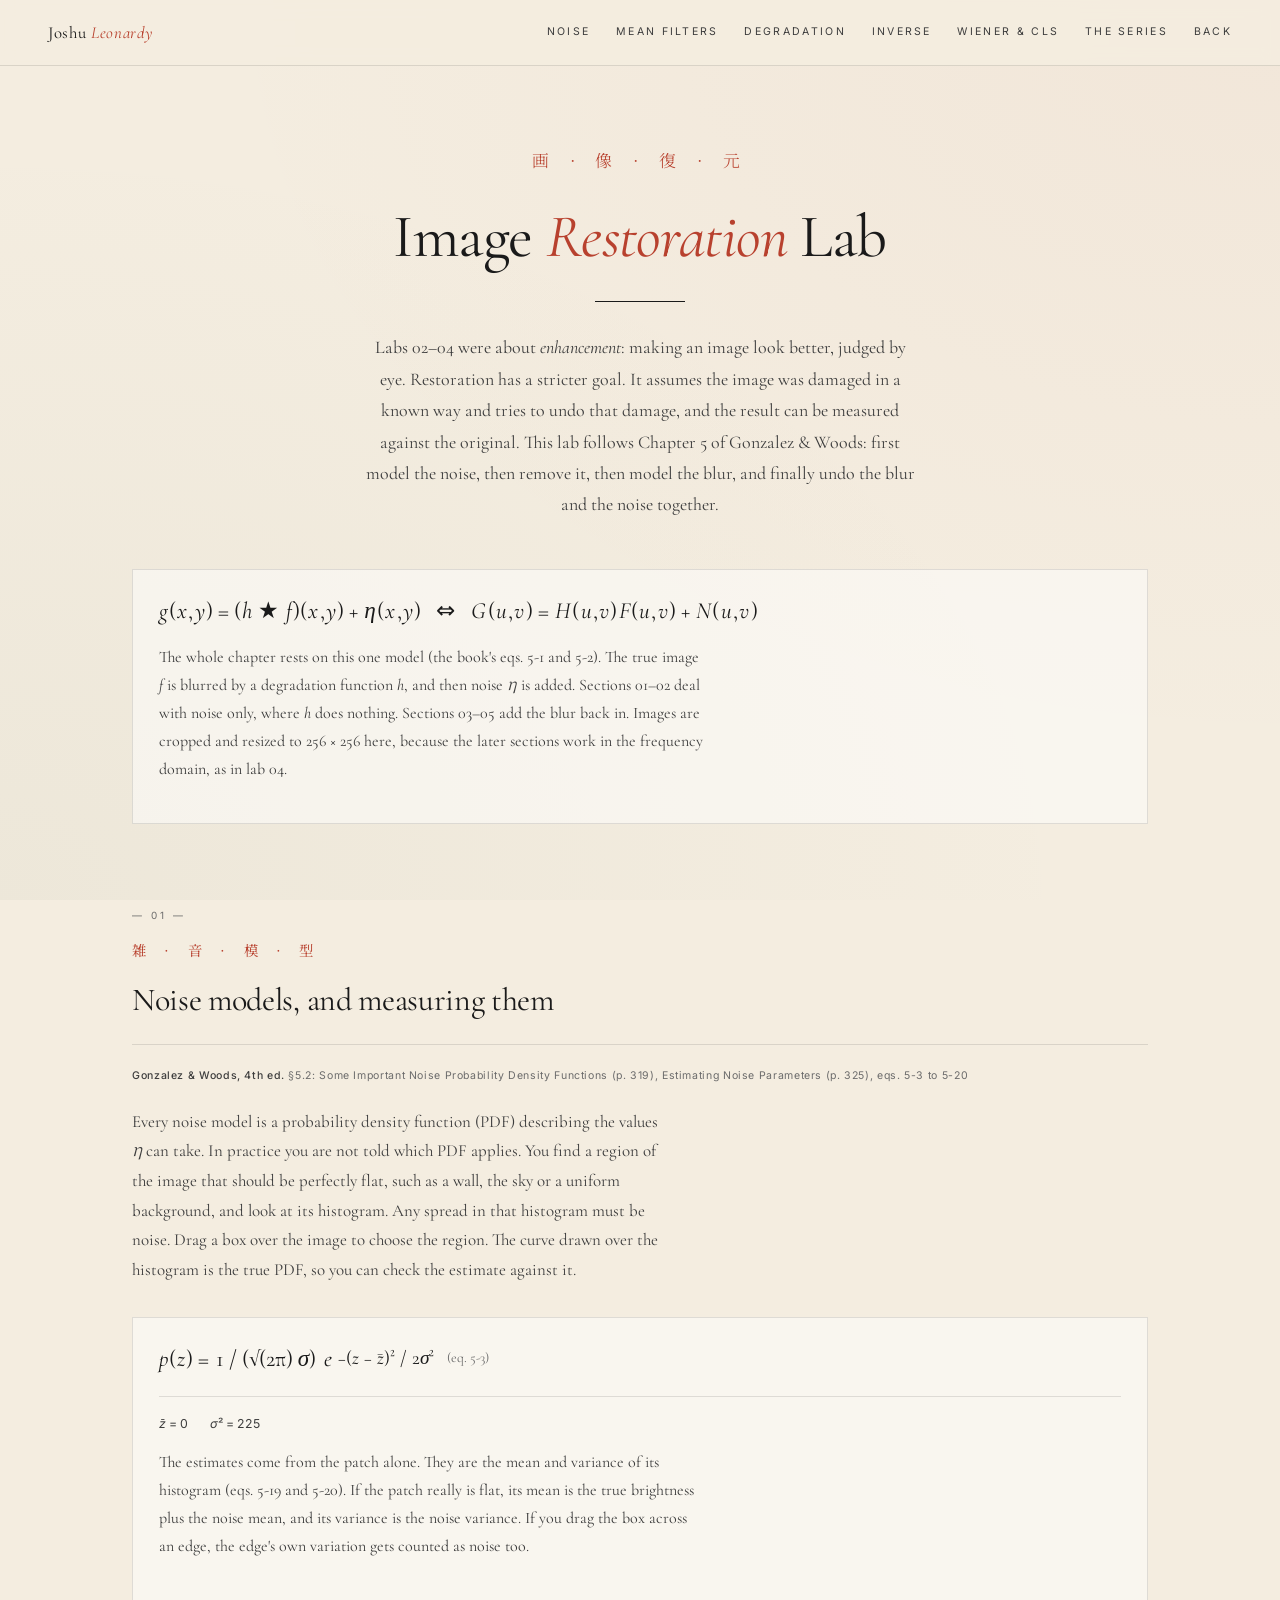
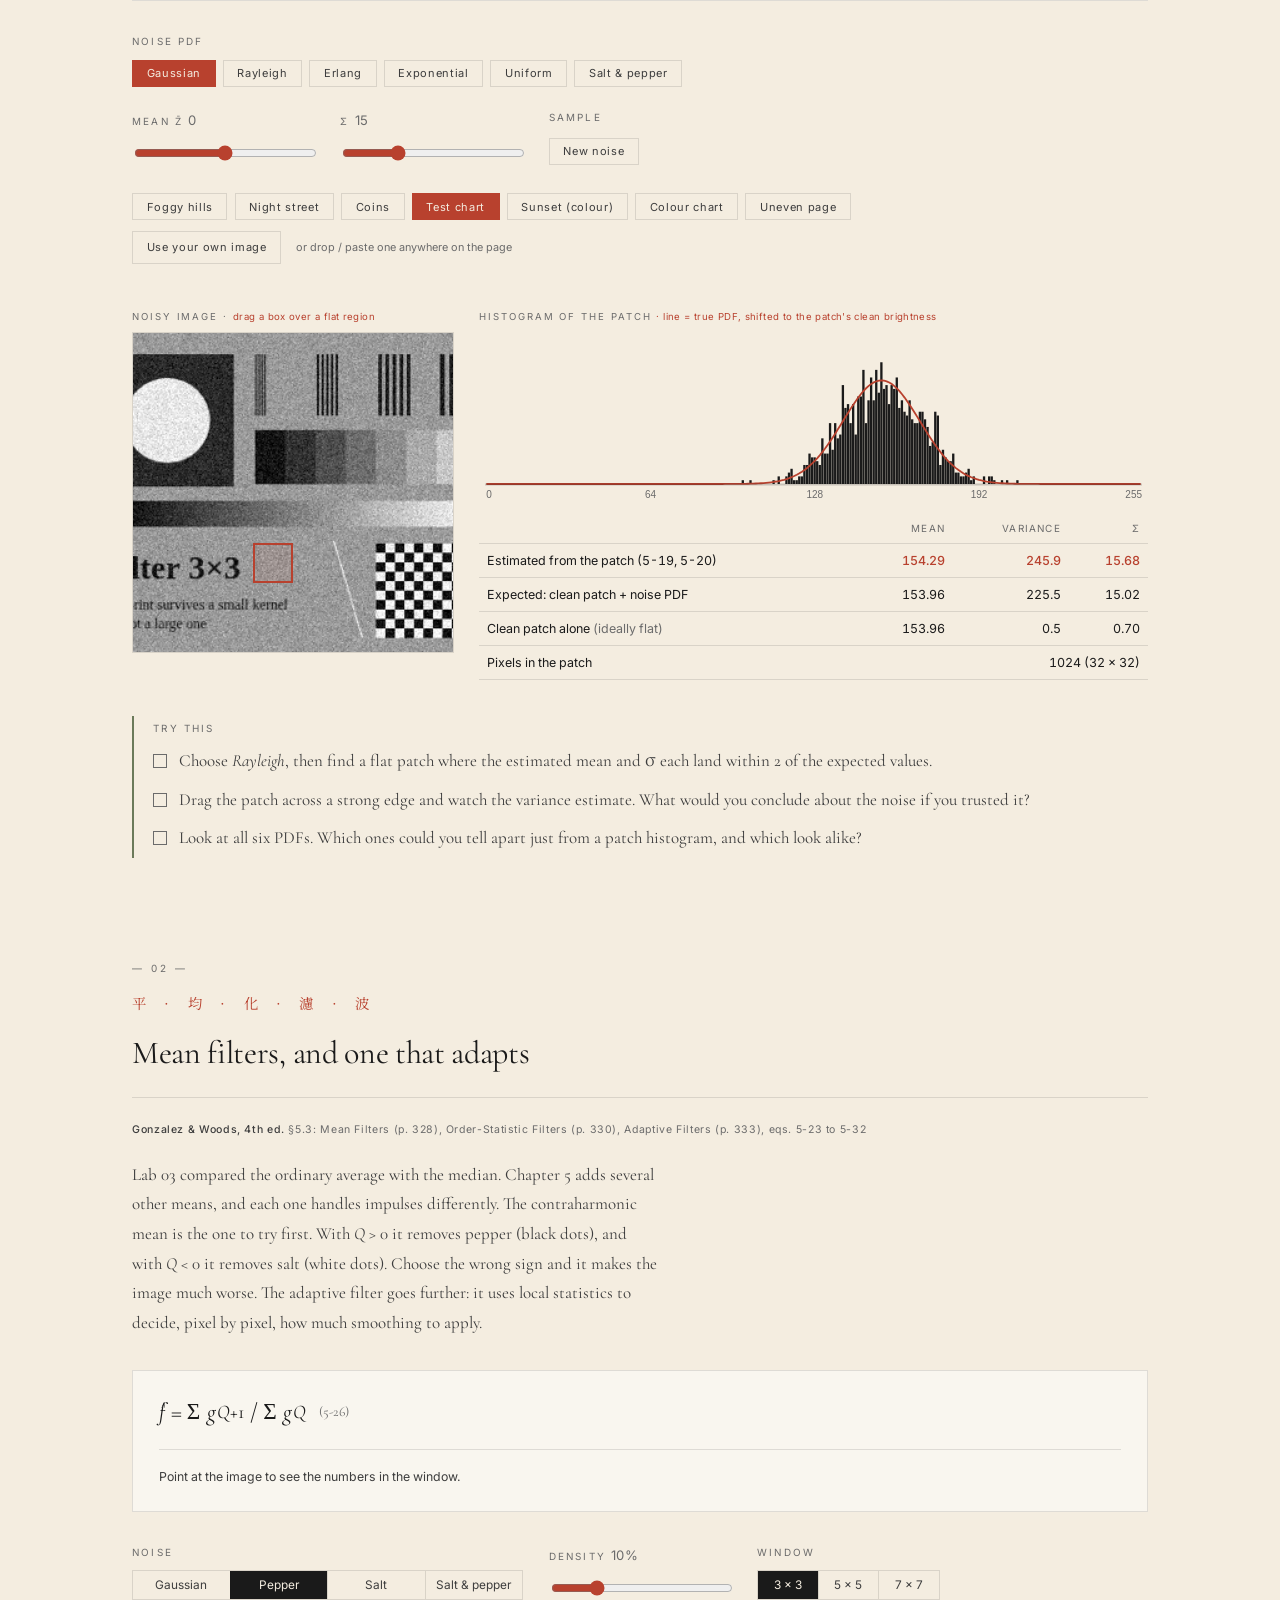
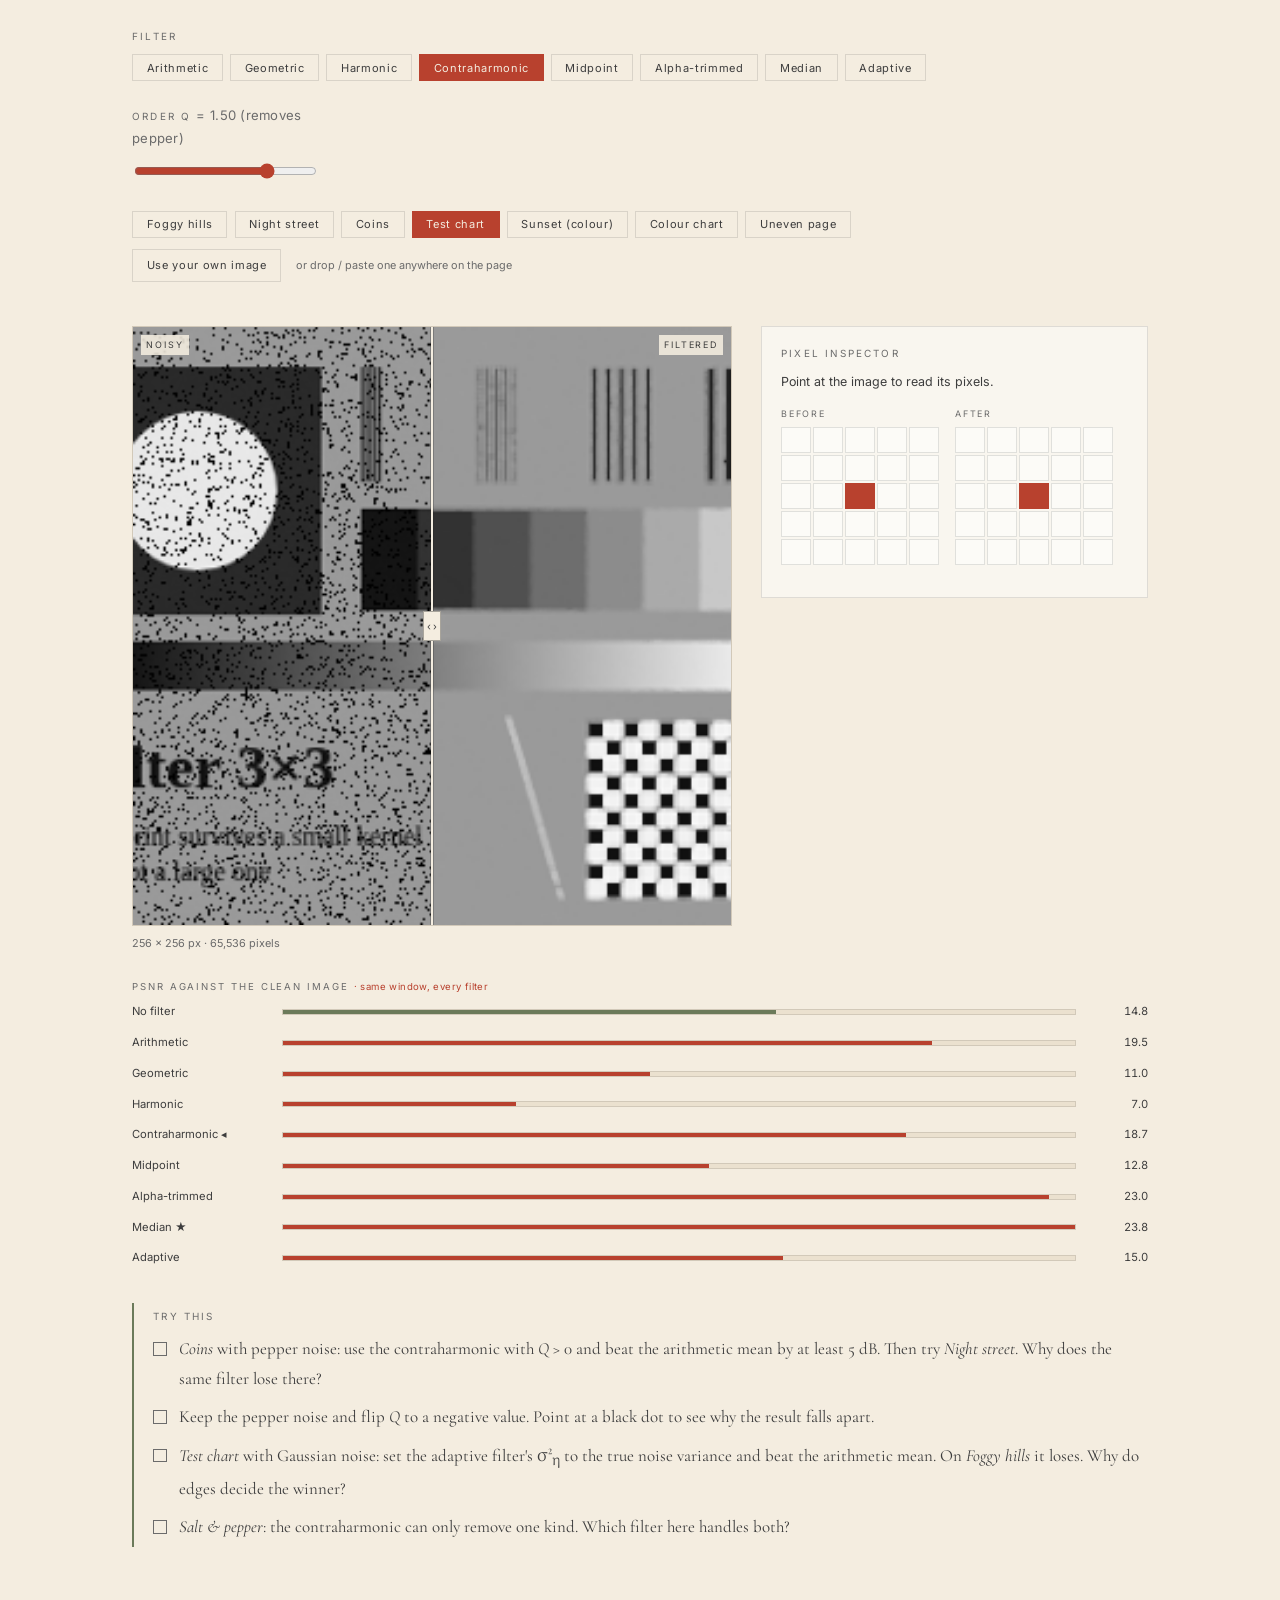
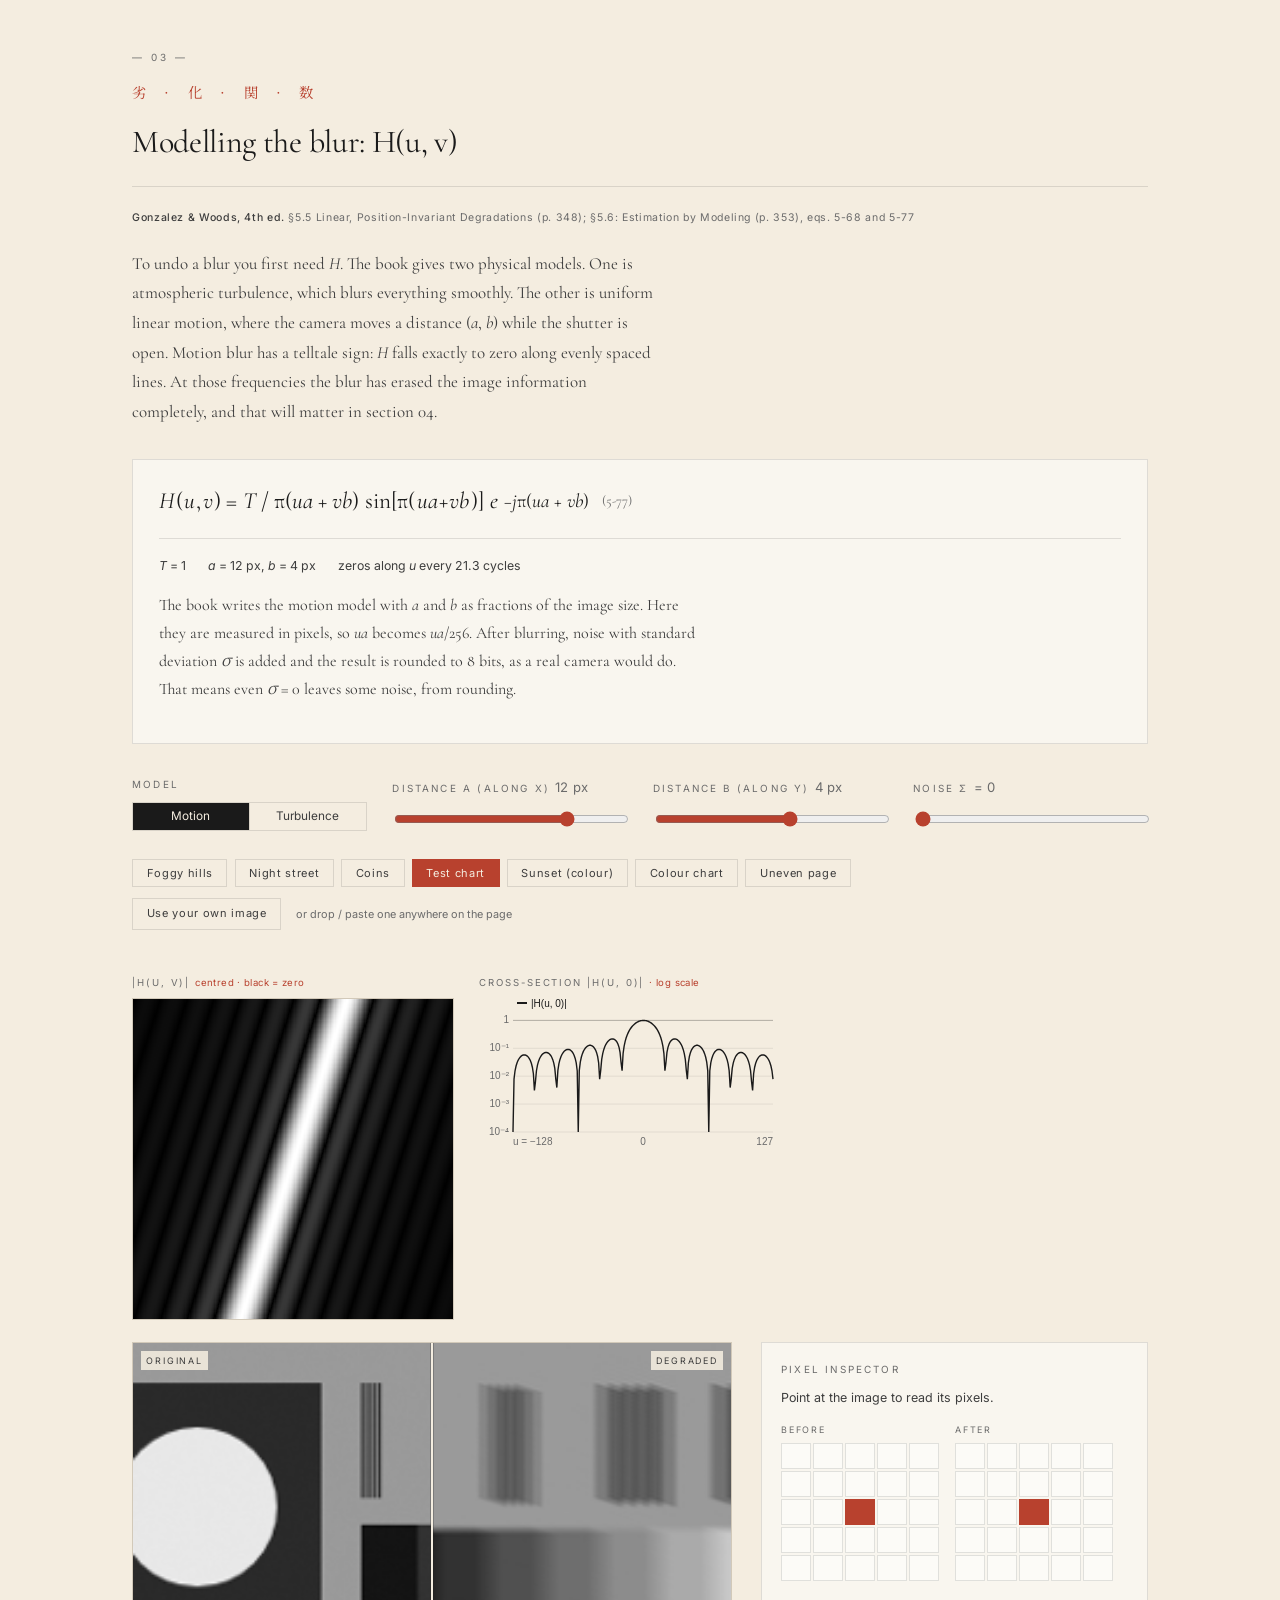
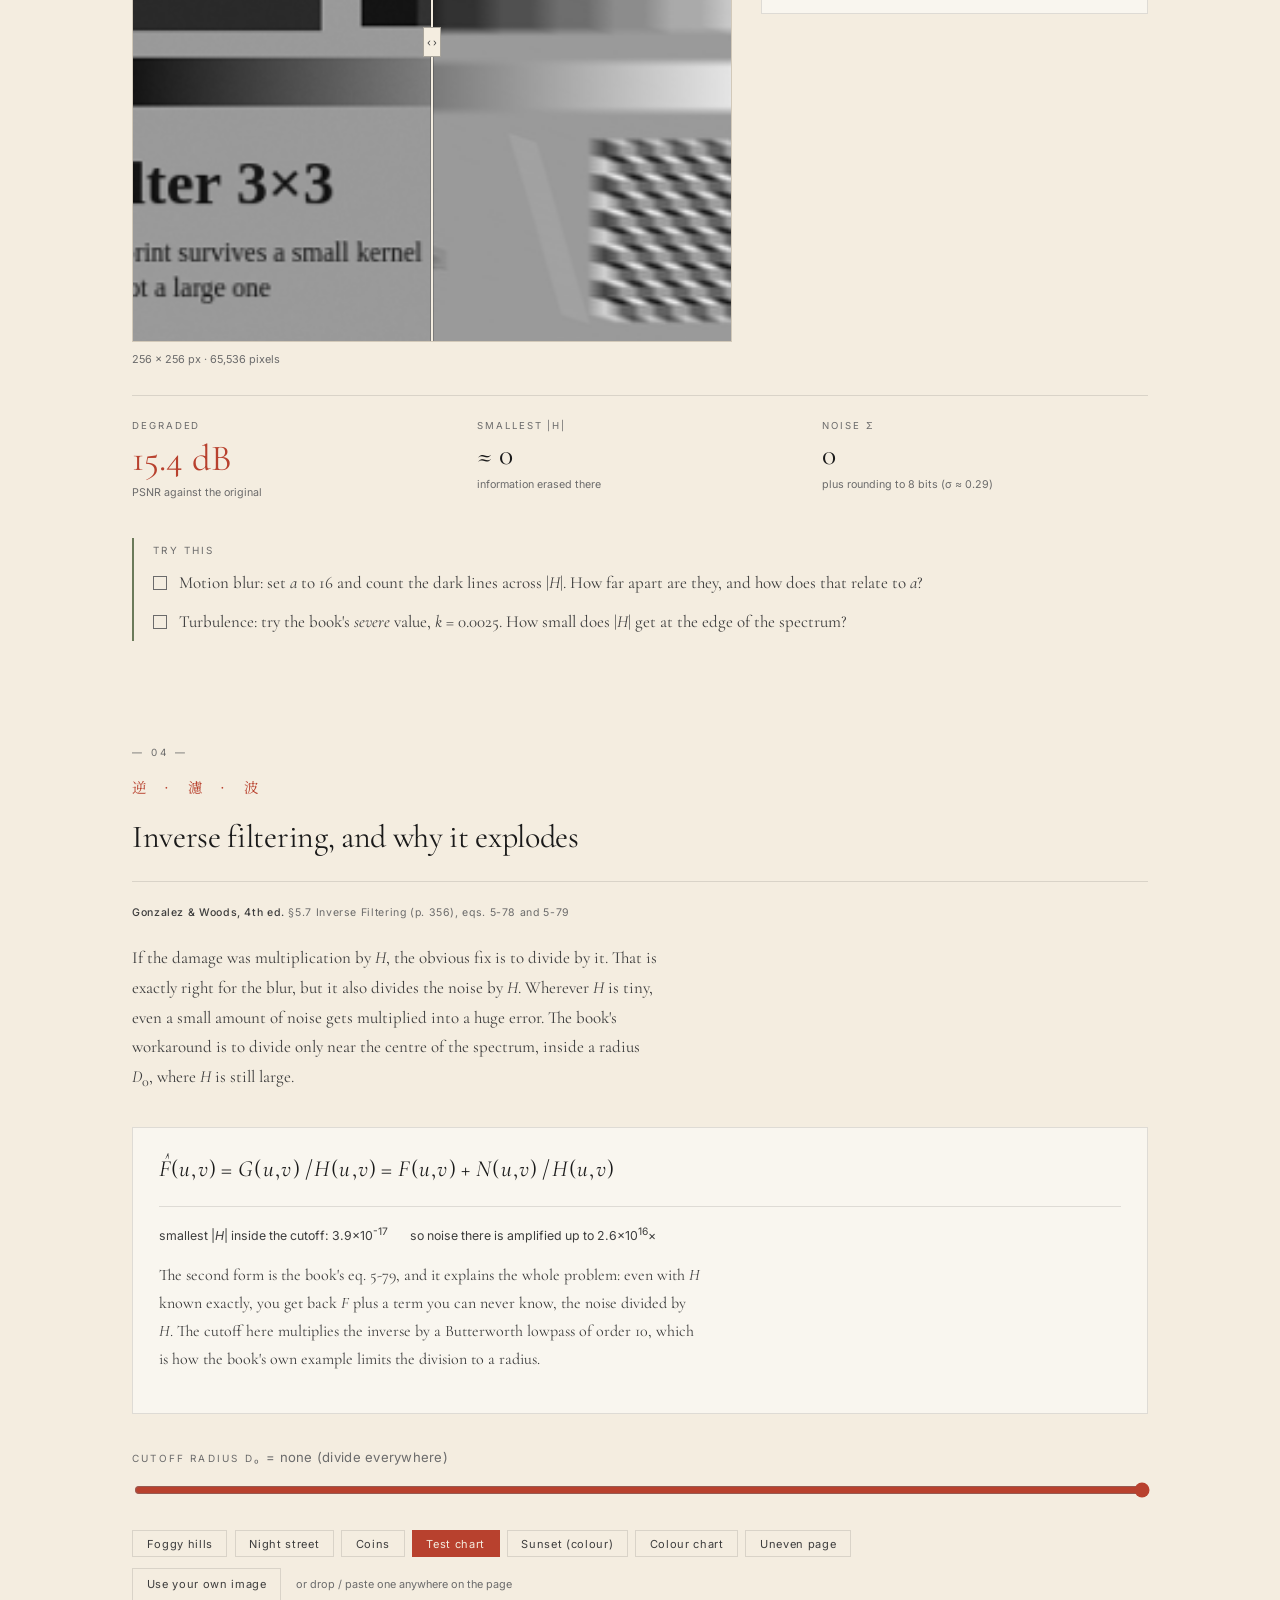
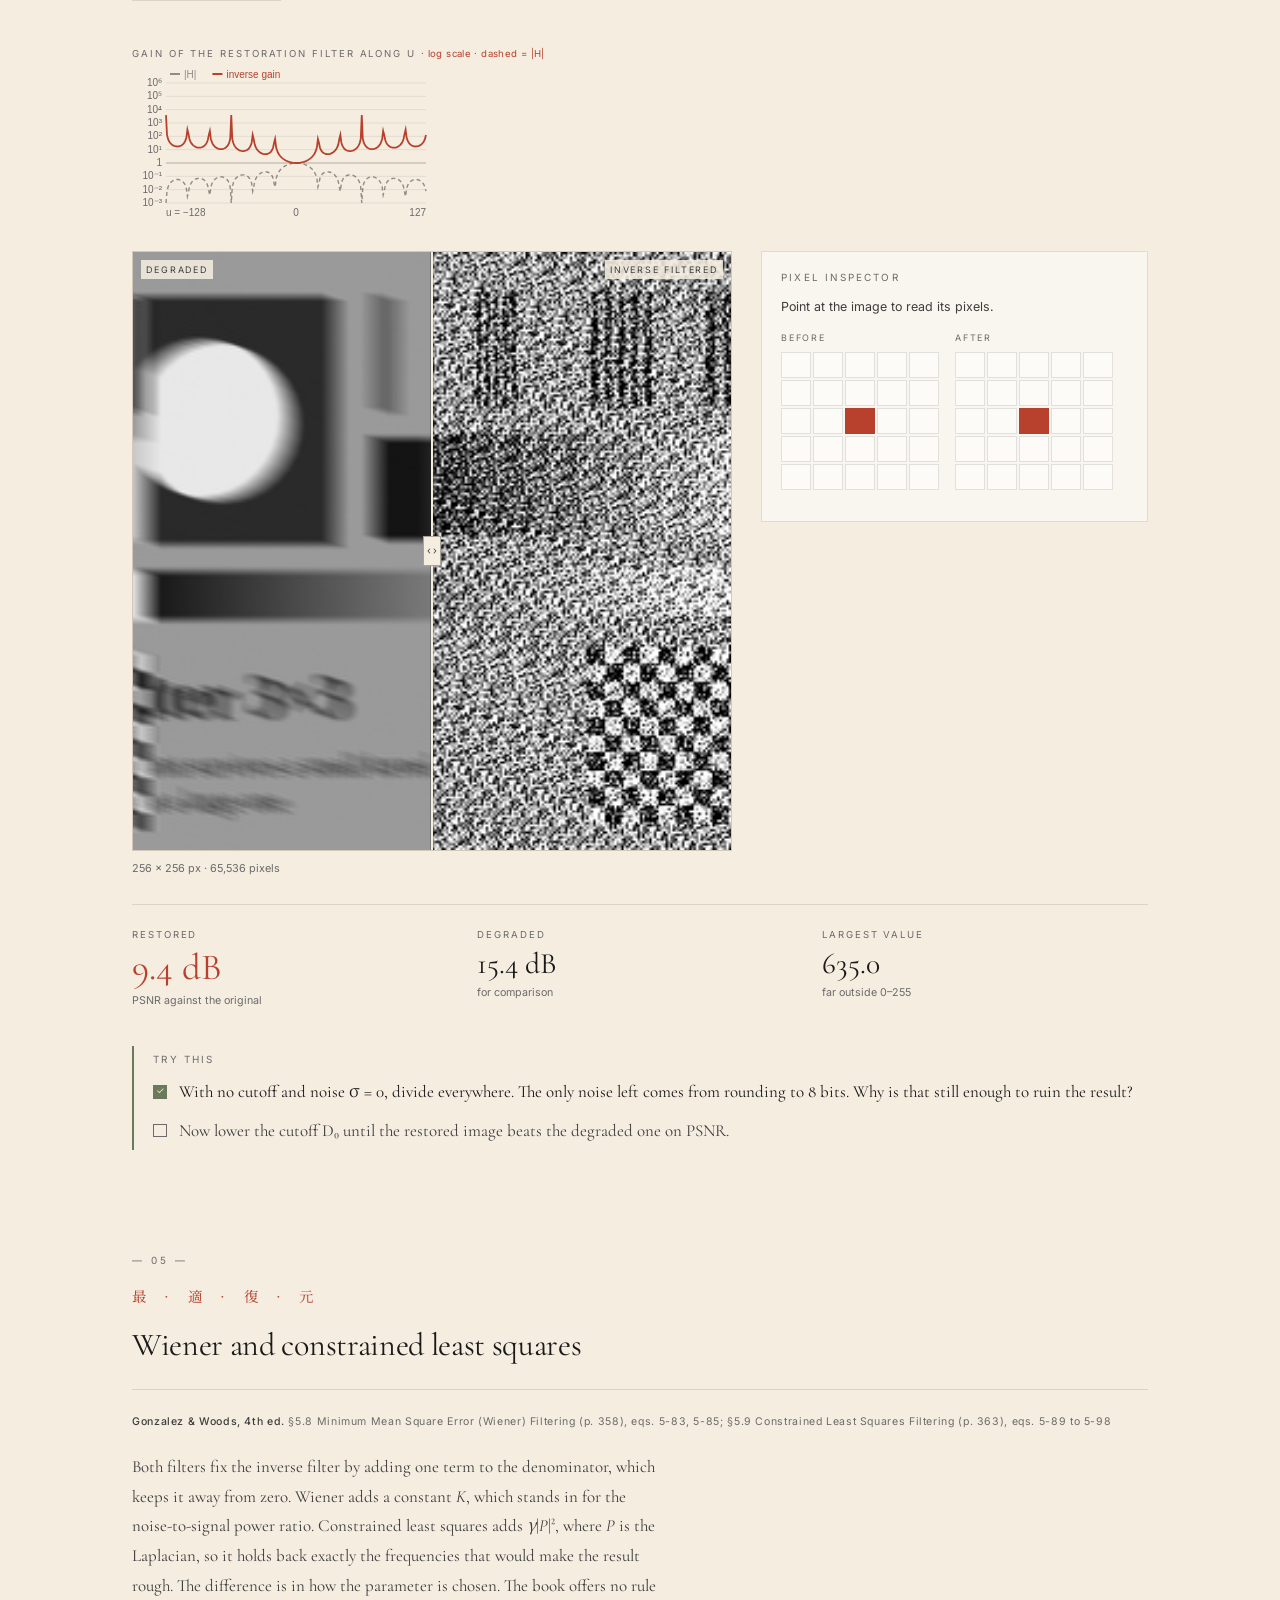
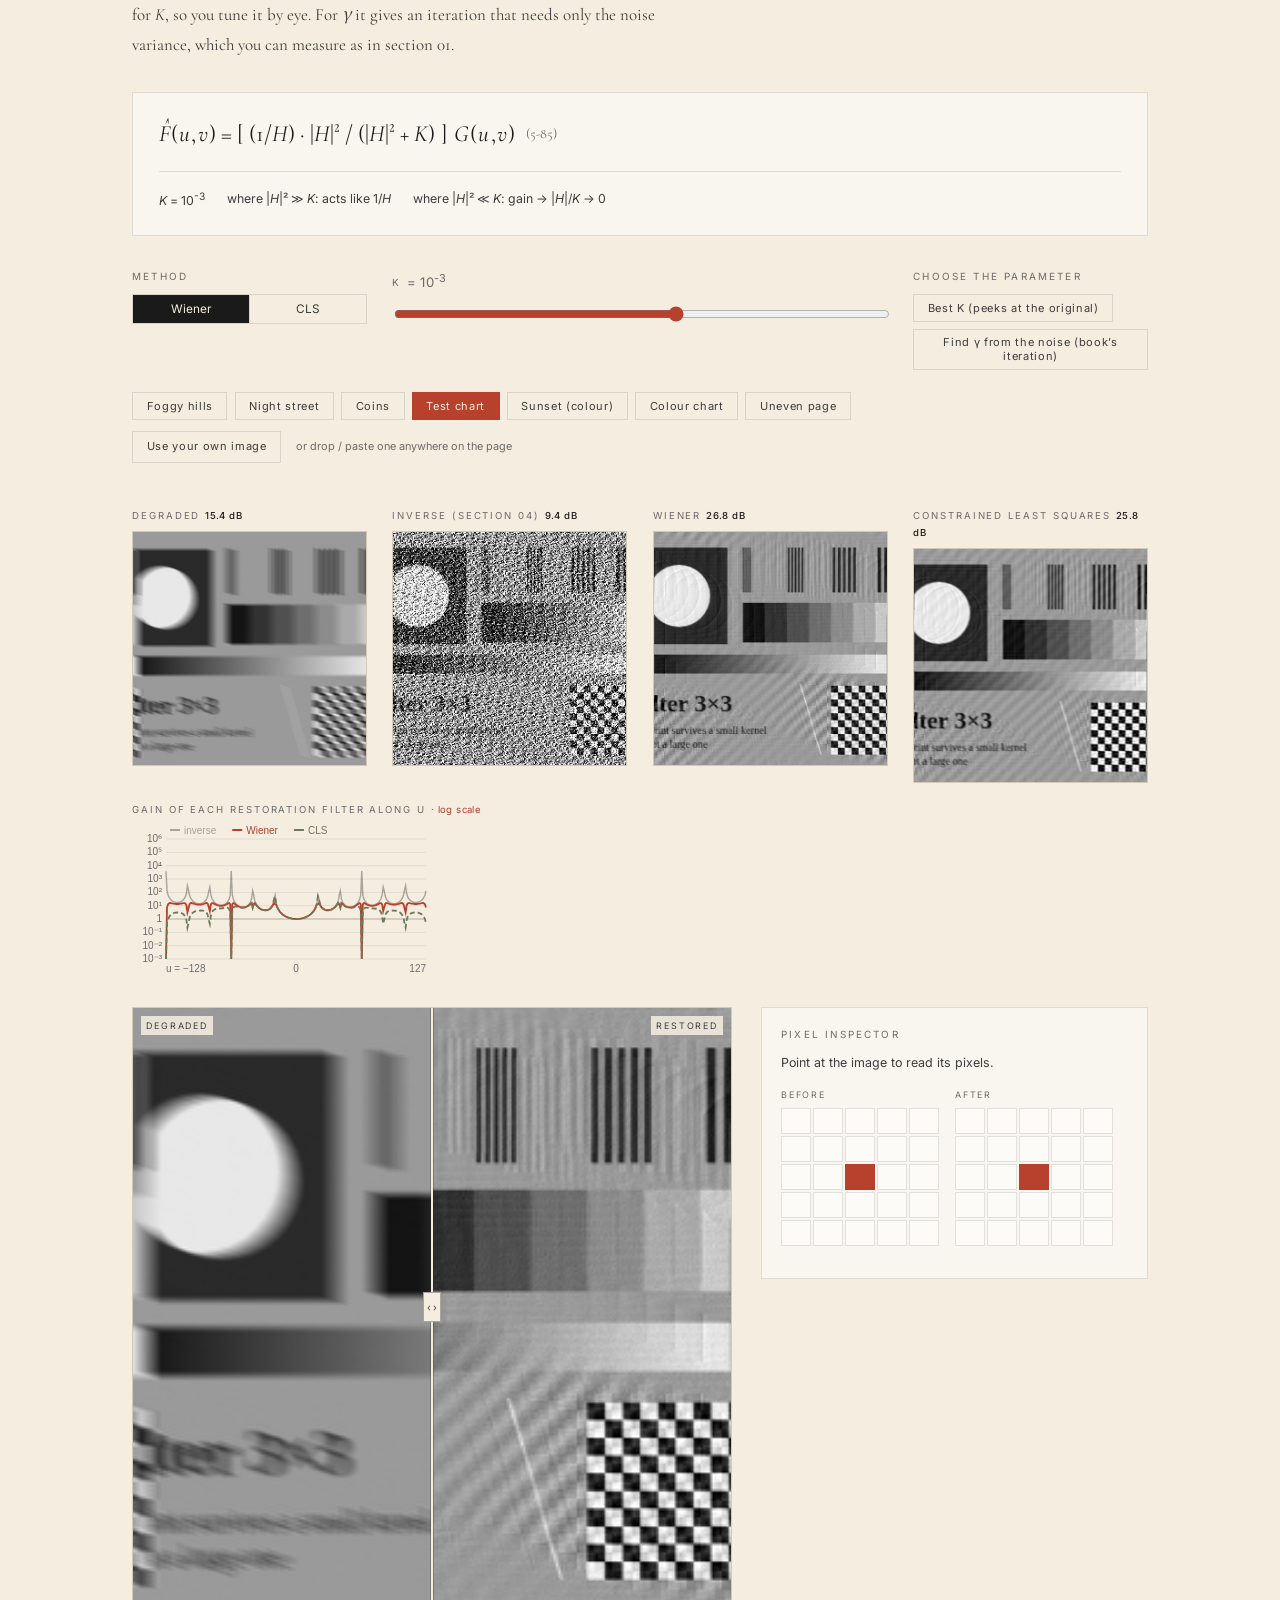
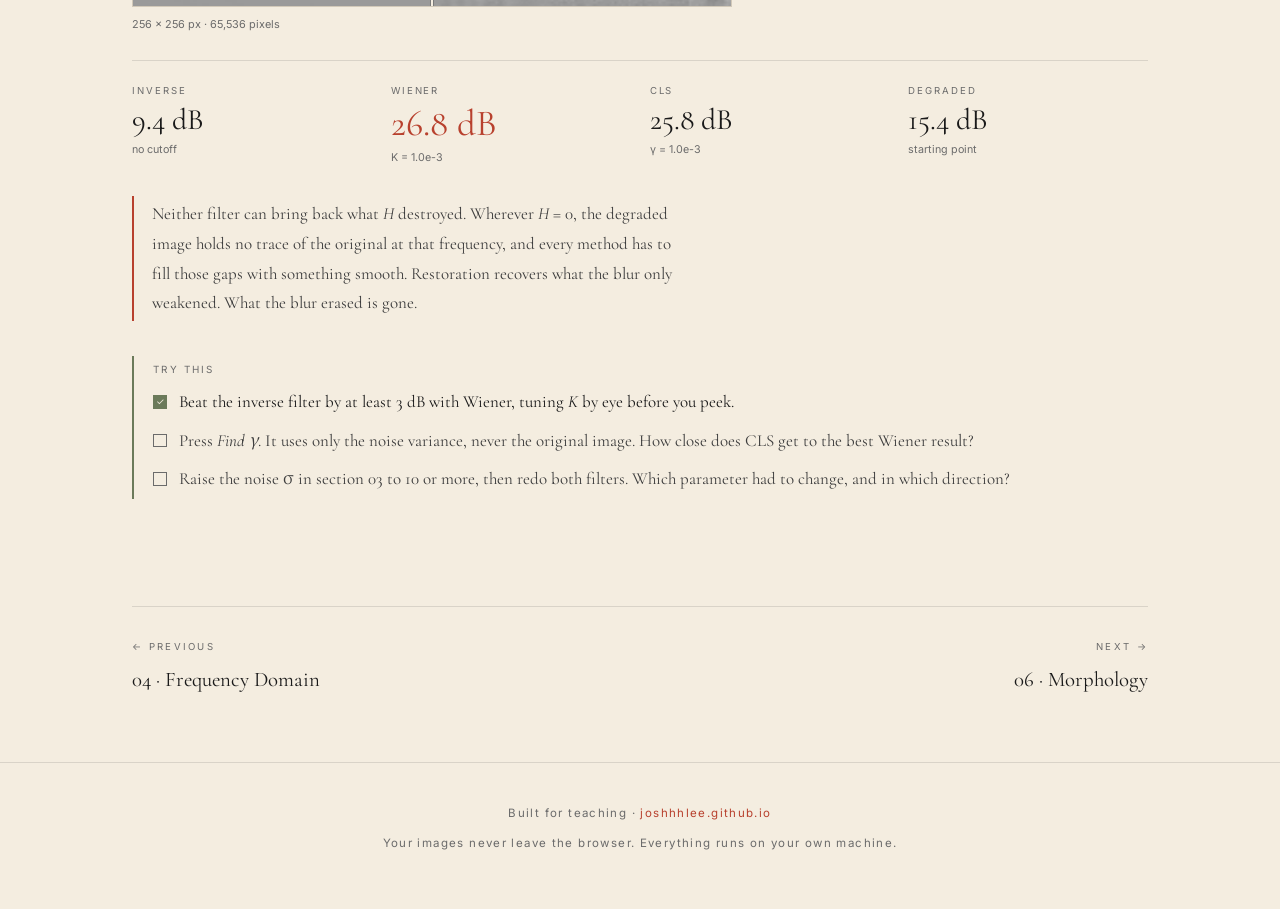
<file: projects/restoration-lab.html>
<!DOCTYPE html>
<html lang="en">
<head>
<meta charset="UTF-8" />
<meta name="viewport" content="width=device-width, initial-scale=1.0" />
<title>Image Restoration Lab — Joshu Leonardy</title>
<meta name="description" content="An interactive image processing lab following Gonzalez & Woods chapter 5: noise models and estimating them from a flat patch, mean and adaptive filters, motion and turbulence blur, inverse filtering, Wiener and constrained least squares restoration — on sample images or your own photograph." />
<link rel="preconnect" href="https://fonts.googleapis.com">
<link rel="preconnect" href="https://fonts.gstatic.com" crossorigin>
<link href="https://fonts.googleapis.com/css2?family=Cormorant+Garamond:ital,wght@0,300;0,400;0,500;0,600;1,300&family=Noto+Serif+JP:wght@300;400;500;700&family=Inter:wght@300;400;500&display=swap" rel="stylesheet">
<link rel="stylesheet" href="../assets/lab.css">
<style>
section{scroll-margin-top:64px}
.fd-row{display:grid;grid-template-columns:repeat(auto-fit,minmax(210px,1fr));gap:1.4rem 1.6rem;margin-top:1.2rem;align-items:start}
.fd-cell{min-width:0}
.fd-cell canvas.sq{display:block;width:100%;aspect-ratio:1/1;border:1px solid var(--line);background:var(--paper-dark)}
.fd-cell canvas.px{image-rendering:pixelated}
.fd-cell .cap{font-family:'Inter',sans-serif;font-size:.6rem;letter-spacing:.2em;text-transform:uppercase;color:var(--ink-light);display:block;margin-bottom:.4rem}
.fd-cell .cap em{font-style:normal;color:var(--vermillion);text-transform:none;letter-spacing:.04em}
.fd-cell .cap b{font-weight:500;color:var(--ink);text-transform:none;letter-spacing:.04em}
.patch-wrap{position:relative;touch-action:none;cursor:crosshair}
.patch-wrap canvas{display:block;width:100%;aspect-ratio:1/1;border:1px solid var(--line)}
.patch{position:absolute;border:2px solid var(--vermillion);background:rgba(184,65,46,.08);pointer-events:none}
.est{font-family:'Inter',sans-serif;font-size:.78rem;border-collapse:collapse;margin-top:.8rem;width:100%}
.est th,.est td{padding:.35rem .5rem;border-bottom:1px solid var(--line);text-align:right;font-variant-numeric:tabular-nums}
.est th{font-weight:400;color:var(--ink-light);font-size:.62rem;letter-spacing:.12em;text-transform:uppercase}
.est td:first-child,.est th:first-child{text-align:left}
.est td.hl{color:var(--vermillion);font-weight:500}
.params{display:contents}
</style>
</head>
<body>

<header class="top-bar">
  <a class="brand" href="../index.html">Joshu <em>Leonardy</em></a>
  <nav class="nav-links">
    <a href="#noise">Noise</a><a href="#means">Mean filters</a><a href="#degrade">Degradation</a>
    <a href="#inverse">Inverse</a><a href="#wiener">Wiener &amp; CLS</a>
    <a href="labs.html">The Series</a>
    <a href="../index.html">Back</a>
  </nav>
</header>

<div class="container">

<div class="hero">
  <div class="hero-kanji">画 · 像 · 復 · 元</div>
  <h1>Image <em>Restoration</em> Lab</h1>
  <div class="hero-divider"></div>
  <p>Labs 02–04 were about <em>enhancement</em>: making an image look better, judged by eye. Restoration has a stricter goal. It assumes the image was damaged in a known way and tries to undo that damage, and the result can be measured against the original. This lab follows Chapter 5 of Gonzalez &amp; Woods: first model the noise, then remove it, then model the blur, and finally undo the blur and the noise together.</p>
</div>

<div class="eqbox reveal">
  <div class="eqmath"><i>g</i>(<i>x</i>, <i>y</i>)&nbsp;=&nbsp;(<i>h</i>&nbsp;★&nbsp;<i>f</i>)(<i>x</i>, <i>y</i>)&nbsp;+&nbsp;<i>η</i>(<i>x</i>, <i>y</i>)&nbsp;&nbsp;&nbsp;⇔&nbsp;&nbsp;&nbsp;<i>G</i>(<i>u</i>, <i>v</i>)&nbsp;=&nbsp;<i>H</i>(<i>u</i>, <i>v</i>)<i>F</i>(<i>u</i>, <i>v</i>)&nbsp;+&nbsp;<i>N</i>(<i>u</i>, <i>v</i>)</div>
  <p class="eqgloss">The whole chapter rests on this one model (the book's eqs. 5-1 and 5-2). The true image <i>f</i> is blurred by a degradation function <i>h</i>, and then noise <i>η</i> is added. Sections 01–02 deal with noise only, where <i>h</i> does nothing. Sections 03–05 add the blur back in. Images are cropped and resized to 256 × 256 here, because the later sections work in the frequency domain, as in lab 04.</p>
</div>

<!-- ══════ 01 ══════ -->
<section id="noise">
  <div class="section-heading reveal">
    <span class="section-num">— 01 —</span>
    <div class="section-heading-kanji">雑 · 音 · 模 · 型</div>
    <h2 class="section-heading-text">Noise models, and measuring them</h2>
    <div class="section-heading-rule"></div>
  </div>
  <p class="ip-ref"><b>Gonzalez &amp; Woods, 4th ed.</b> §5.2: Some Important Noise Probability Density Functions (p. 319), Estimating Noise Parameters (p. 325), eqs. 5-3 to 5-20</p>
  <p class="lede reveal d1">Every noise model is a probability density function (PDF) describing the values <i>η</i> can take. In practice you are not told which PDF applies. You find a region of the image that should be perfectly flat, such as a wall, the sky or a uniform background, and look at its histogram. Any spread in that histogram must be noise. Drag a box over the image to choose the region. The curve drawn over the histogram is the true PDF, so you can check the estimate against it.</p>

  <div class="eqbox">
    <div class="eqmath" id="n1-eq"></div>
    <div class="eqkey" id="n1-key"></div>
    <p class="eqgloss">The estimates come from the patch alone. They are the mean and variance of its histogram (eqs. 5-19 and 5-20). If the patch really is flat, its mean is the true brightness plus the noise mean, and its variance is the noise variance. If you drag the box across an edge, the edge's own variation gets counted as noise too.</p>
  </div>

  <div class="controls" style="margin-top:0">
    <div style="grid-column:1/-1"><span class="label">Noise PDF</span><div class="chiprow" id="n1-type"></div></div>
    <div class="params" id="n1-params"></div>
    <div><span class="label">Sample</span><button type="button" class="chip" id="n1-seed">New noise</button></div>
  </div>
  <div id="pick1"></div>
  <div class="fd-row">
    <div class="fd-cell"><span class="cap">Noisy image · <em>drag a box over a flat region</em></span>
      <div class="patch-wrap" id="n1-wrap"><canvas id="n1-img" width="256" height="256" aria-label="Noisy image. Drag to choose a flat patch."></canvas><div class="patch" id="n1-box"></div></div></div>
    <div class="fd-cell" style="grid-column:span 2;min-width:0">
      <span class="cap">Histogram of the patch <em>· line = true PDF, shifted to the patch's clean brightness</em></span>
      <canvas id="n1-hist" style="display:block;width:100%"></canvas>
      <table class="est" id="n1-est"></table>
    </div>
  </div>
  <div id="t1"></div>
</section>

<!-- ══════ 02 ══════ -->
<section id="means">
  <div class="section-heading reveal">
    <span class="section-num">— 02 —</span>
    <div class="section-heading-kanji">平 · 均 · 化 · 濾 · 波</div>
    <h2 class="section-heading-text">Mean filters, and one that adapts</h2>
    <div class="section-heading-rule"></div>
  </div>
  <p class="ip-ref"><b>Gonzalez &amp; Woods, 4th ed.</b> §5.3: Mean Filters (p. 328), Order-Statistic Filters (p. 330), Adaptive Filters (p. 333), eqs. 5-23 to 5-32</p>
  <p class="lede reveal d1">Lab 03 compared the ordinary average with the median. Chapter 5 adds several other means, and each one handles impulses differently. The contraharmonic mean is the one to try first. With <i>Q</i> &gt; 0 it removes pepper (black dots), and with <i>Q</i> &lt; 0 it removes salt (white dots). Choose the wrong sign and it makes the image much worse. The adaptive filter goes further: it uses local statistics to decide, pixel by pixel, how much smoothing to apply.</p>

  <div class="eqbox">
    <div class="eqmath" id="m-eq"></div>
    <div class="eqkey" id="m-key"><span>Point at the image to see the numbers in the window.</span></div>
  </div>

  <div class="controls" style="margin-top:0">
    <div style="grid-column:span 2"><span class="label">Noise</span><div class="seg" id="m-noise"></div></div>
    <div><span class="label" id="m-amt-l"></span><input type="range" id="m-amt" min="1" max="40" value="10" aria-label="Noise amount"></div>
    <div><span class="label">Window</span><div class="seg" id="m-size"></div></div>
    <div style="grid-column:1/-1"><span class="label">Filter</span><div class="chiprow" id="m-filter"></div></div>
    <div id="m-q-w"><span class="label">Order Q <span class="mono" id="m-q-v"></span></span><input type="range" id="m-q" min="-3" max="3" step="0.25" value="1.5" aria-label="Contraharmonic order"></div>
    <div id="m-d-w"><span class="label">Trim d <span class="mono" id="m-d-v"></span></span><input type="range" id="m-d" min="0" max="8" step="2" value="4" aria-label="Alpha-trimmed d"></div>
    <div id="m-s-w"><span class="label">Assumed noise variance σ²<sub>η</sub> <span class="mono" id="m-s-v"></span></span><input type="range" id="m-s" min="0" max="2000" step="10" value="100" aria-label="Assumed noise variance"></div>
  </div>
  <div id="pick2"></div>
  <div id="st2"></div>
  <div class="ip-charts">
    <div class="ip-chart"><span class="cap">PSNR against the clean image <em>· same window, every filter</em></span><div class="bars" id="m-bars" style="margin-top:.4rem"></div></div>
  </div>
  <div id="t2"></div>
</section>

<!-- ══════ 03 ══════ -->
<section id="degrade">
  <div class="section-heading reveal">
    <span class="section-num">— 03 —</span>
    <div class="section-heading-kanji">劣 · 化 · 関 · 数</div>
    <h2 class="section-heading-text">Modelling the blur: H(u, v)</h2>
    <div class="section-heading-rule"></div>
  </div>
  <p class="ip-ref"><b>Gonzalez &amp; Woods, 4th ed.</b> §5.5 Linear, Position-Invariant Degradations (p. 348); §5.6: Estimation by Modeling (p. 353), eqs. 5-68 and 5-77</p>
  <p class="lede reveal d1">To undo a blur you first need <i>H</i>. The book gives two physical models. One is atmospheric turbulence, which blurs everything smoothly. The other is uniform linear motion, where the camera moves a distance (<i>a</i>, <i>b</i>) while the shutter is open. Motion blur has a telltale sign: <i>H</i> falls exactly to zero along evenly spaced lines. At those frequencies the blur has erased the image information completely, and that will matter in section 04.</p>

  <div class="eqbox">
    <div class="eqmath" id="d-eq"></div>
    <div class="eqkey" id="d-key"></div>
    <p class="eqgloss">The book writes the motion model with <i>a</i> and <i>b</i> as fractions of the image size. Here they are measured in pixels, so <i>ua</i> becomes <i>ua</i>/256. After blurring, noise with standard deviation <i>σ</i> is added and the result is rounded to 8 bits, as a real camera would do. That means even <i>σ</i> = 0 leaves some noise, from rounding.</p>
  </div>

  <div class="controls" style="margin-top:0">
    <div><span class="label">Model</span><div class="seg" id="d-model"></div></div>
    <div class="params" id="d-params"></div>
    <div><span class="label">Noise σ <span class="mono" id="d-sig-v"></span></span><input type="range" id="d-sig" min="0" max="20" step="0.5" value="0" aria-label="Noise standard deviation"></div>
  </div>
  <div id="pick3"></div>
  <div class="fd-row">
    <div class="fd-cell"><span class="cap">|H(u, v)| <em>centred · black = zero</em></span><canvas id="d-h" class="sq px" width="256" height="256"></canvas></div>
    <div class="fd-cell" style="grid-column:span 2;min-width:0"><span class="cap">Cross-section |H(u, 0)| <em>· log scale</em></span><canvas id="d-hp"></canvas></div>
  </div>
  <div id="st3" style="margin-top:1.4rem"></div>
  <div class="scoreboard" id="sb3"></div>
  <div id="t3"></div>
</section>

<!-- ══════ 04 ══════ -->
<section id="inverse">
  <div class="section-heading reveal">
    <span class="section-num">— 04 —</span>
    <div class="section-heading-kanji">逆 · 濾 · 波</div>
    <h2 class="section-heading-text">Inverse filtering, and why it explodes</h2>
    <div class="section-heading-rule"></div>
  </div>
  <p class="ip-ref"><b>Gonzalez &amp; Woods, 4th ed.</b> §5.7 Inverse Filtering (p. 356), eqs. 5-78 and 5-79</p>
  <p class="lede reveal d1">If the damage was multiplication by <i>H</i>, the obvious fix is to divide by it. That is exactly right for the blur, but it also divides the noise by <i>H</i>. Wherever <i>H</i> is tiny, even a small amount of noise gets multiplied into a huge error. The book's workaround is to divide only near the centre of the spectrum, inside a radius <i>D</i><sub>0</sub>, where <i>H</i> is still large.</p>

  <div class="eqbox">
    <div class="eqmath"><i>F̂</i>(<i>u</i>, <i>v</i>)&nbsp;=&nbsp;<i>G</i>(<i>u</i>, <i>v</i>) / <i>H</i>(<i>u</i>, <i>v</i>)&nbsp;=&nbsp;<i>F</i>(<i>u</i>, <i>v</i>)&nbsp;+&nbsp;<i>N</i>(<i>u</i>, <i>v</i>) / <i>H</i>(<i>u</i>, <i>v</i>)</div>
    <div class="eqkey" id="i-key"></div>
    <p class="eqgloss">The second form is the book's eq. 5-79, and it explains the whole problem: even with <i>H</i> known exactly, you get back <i>F</i> plus a term you can never know, the noise divided by <i>H</i>. The cutoff here multiplies the inverse by a Butterworth lowpass of order 10, which is how the book's own example limits the division to a radius.</p>
  </div>

  <div class="controls" style="margin-top:0">
    <div style="grid-column:span 2"><span class="label">Cutoff radius D₀ <span class="mono" id="i-d0-v"></span></span><input type="range" id="i-d0" min="5" max="182" value="182" aria-label="Inverse filter cutoff radius"></div>
  </div>
  <div id="pick4"></div>
  <div class="fd-row">
    <div class="fd-cell" style="grid-column:1/-1;min-width:0"><span class="cap">Gain of the restoration filter along u <em>· log scale · dashed = |H|</em></span><canvas id="i-gp"></canvas></div>
  </div>
  <div id="st4" style="margin-top:1.4rem"></div>
  <div class="scoreboard" id="sb4"></div>
  <div id="t4"></div>
</section>

<!-- ══════ 05 ══════ -->
<section id="wiener">
  <div class="section-heading reveal">
    <span class="section-num">— 05 —</span>
    <div class="section-heading-kanji">最 · 適 · 復 · 元</div>
    <h2 class="section-heading-text">Wiener and constrained least squares</h2>
    <div class="section-heading-rule"></div>
  </div>
  <p class="ip-ref"><b>Gonzalez &amp; Woods, 4th ed.</b> §5.8 Minimum Mean Square Error (Wiener) Filtering (p. 358), eqs. 5-83, 5-85; §5.9 Constrained Least Squares Filtering (p. 363), eqs. 5-89 to 5-98</p>
  <p class="lede reveal d1">Both filters fix the inverse filter by adding one term to the denominator, which keeps it away from zero. Wiener adds a constant <i>K</i>, which stands in for the noise-to-signal power ratio. Constrained least squares adds <i>γ</i>|<i>P</i>|², where <i>P</i> is the Laplacian, so it holds back exactly the frequencies that would make the result rough. The difference is in how the parameter is chosen. The book offers no rule for <i>K</i>, so you tune it by eye. For <i>γ</i> it gives an iteration that needs only the noise variance, which you can measure as in section 01.</p>

  <div class="eqbox">
    <div class="eqmath" id="w-eq"></div>
    <div class="eqkey" id="w-key"></div>
  </div>

  <div class="controls" style="margin-top:0">
    <div><span class="label">Method</span><div class="seg" id="w-method"></div></div>
    <div id="w-k-w" style="grid-column:span 2"><span class="label">K <span class="mono" id="w-k-v"></span></span><input type="range" id="w-k" min="-7" max="0" step="0.05" value="-3" aria-label="Wiener K, log scale"></div>
    <div id="w-g-w" style="grid-column:span 2"><span class="label">γ <span class="mono" id="w-g-v"></span></span><input type="range" id="w-g" min="-8" max="2" step="0.05" value="-3" aria-label="CLS gamma, log scale"></div>
    <div><span class="label">Choose the parameter</span><div class="chiprow"><button type="button" class="chip" id="w-bestk">Best K (peeks at the original)</button><button type="button" class="chip" id="w-findg">Find γ from the noise (book&rsquo;s iteration)</button></div></div>
  </div>
  <div id="pick5"></div>
  <div class="fd-row" id="w-three">
    <div class="fd-cell"><span class="cap">Degraded <b id="w-p0"></b></span><canvas id="w-c0" class="sq" width="256" height="256"></canvas></div>
    <div class="fd-cell"><span class="cap">Inverse (section 04) <b id="w-p1"></b></span><canvas id="w-c1" class="sq" width="256" height="256"></canvas></div>
    <div class="fd-cell"><span class="cap">Wiener <b id="w-p2"></b></span><canvas id="w-c2" class="sq" width="256" height="256"></canvas></div>
    <div class="fd-cell"><span class="cap">Constrained least squares <b id="w-p3"></b></span><canvas id="w-c3" class="sq" width="256" height="256"></canvas></div>
  </div>
  <div class="fd-row">
    <div class="fd-cell" style="grid-column:1/-1;min-width:0"><span class="cap">Gain of each restoration filter along u <em>· log scale</em></span><canvas id="w-gp"></canvas></div>
  </div>
  <div id="st5" style="margin-top:1.4rem"></div>
  <div class="scoreboard" id="sb5"></div>
  <div class="note">Neither filter can bring back what <i>H</i> destroyed. Wherever <i>H</i> = 0, the degraded image holds no trace of the original at that frequency, and every method has to fill those gaps with something smooth. Restoration recovers what the blur only weakened. What the blur erased is gone.</div>
  <div id="t5"></div>
</section>

<nav class="lab-pager">
  <a href="frequency-domain-lab.html" class="prev">
    <span class="pager-dir">← Previous</span>
    <span class="pager-title">04 · Frequency Domain</span>
  </a>
  <a href="morphology-lab.html" class="next">
    <span class="pager-dir">Next →</span>
    <span class="pager-title">06 · Morphology</span>
  </a>
</nav>

</div>

<footer class="lab-footer">
  <div class="container">
    <p>Built for teaching · <a href="../index.html">joshhhlee.github.io</a></p>
    <p style="margin-top:.6rem">Your images never leave the browser. Everything runs on your own machine.</p>
  </div>
</footer>

<script src="../assets/lab.js"></script>
<script src="../assets/imgproc.js"></script>
<script>
/* ═══════════════════════════════════════════════════════════════════
   Image Restoration Lab — Gonzalez & Woods, 4th ed., chapter 5
   ═══════════════════════════════════════════════════════════════════ */

const N = 256, NN = N * N, H2 = N / 2;
let IMG = null, SQ = null, FQ = null;
const $ = id => document.getElementById(id);
const f1 = v => v.toFixed(1).replace('-', '−');
const db = v => isFinite(v) ? v.toFixed(1) + ' dB' : '∞ dB';
const expo = v => { const e = Math.floor(Math.log10(v)); const m = v / Math.pow(10, e); return (Math.abs(m - 1) < 0.05 ? '' : m.toFixed(1) + '×') + '10<sup>' + e + '</sup>'; };

/* ═════ 01 — noise PDFs ═════ */

// each model: parameter sliders, a sampler, the PDF, and the book's mean / variance formulas
const PDFS = {
  gauss: {
    label: 'Gaussian', ref: '5-3',
    params: [['m', 'Mean z̄', -40, 40, 1, 0], ['s', 'σ', 1, 50, 1, 15]],
    sample: (p, r) => { const u = Math.max(r(), 1e-12), v = r(); return p.m + p.s * Math.sqrt(-2 * Math.log(u)) * Math.cos(2 * Math.PI * v); },
    pdf: (z, p) => Math.exp(-((z - p.m) ** 2) / (2 * p.s * p.s)) / (Math.sqrt(2 * Math.PI) * p.s),
    mean: p => p.m, vari: p => p.s * p.s,
    eq: p => '<i>p</i>(<i>z</i>)&nbsp;=&nbsp;<span>1 / (√(2π)&nbsp;<i>σ</i>)</span>&nbsp;<i>e</i><sup>&nbsp;−(<i>z</i> − <i>z̄</i>)² / 2<i>σ</i>²</sup>',
    key: p => '<span><i>z̄</i> = ' + p.m + '</span><span><i>σ</i>² = ' + p.s * p.s + '</span>'
  },
  rayleigh: {
    label: 'Rayleigh', ref: '5-4 to 5-6',
    params: [['a', 'a', 0, 30, 1, 0], ['b', 'b', 50, 3000, 50, 600]],
    sample: (p, r) => p.a + Math.sqrt(-p.b * Math.log(1 - r())),
    pdf: (z, p) => z < p.a ? 0 : (2 / p.b) * (z - p.a) * Math.exp(-((z - p.a) ** 2) / p.b),
    mean: p => p.a + Math.sqrt(Math.PI * p.b / 4), vari: p => p.b * (4 - Math.PI) / 4,
    eq: p => '<i>p</i>(<i>z</i>)&nbsp;=&nbsp;(2/<i>b</i>)(<i>z</i> − <i>a</i>)&nbsp;<i>e</i><sup>&nbsp;−(<i>z</i> − <i>a</i>)² / <i>b</i></sup>&nbsp;&nbsp;for <i>z</i> ≥ <i>a</i>',
    key: p => '<span><i>z̄</i> = <i>a</i> + √(π<i>b</i>/4) = ' + f2(PDFS.rayleigh.mean(p)) + '</span><span><i>σ</i>² = <i>b</i>(4 − π)/4 = ' + f1(PDFS.rayleigh.vari(p)) + '</span>'
  },
  erlang: {
    label: 'Erlang', ref: '5-7 to 5-9',
    params: [['a', 'a', 0.05, 1, 0.01, 0.2], ['b', 'b', 1, 10, 1, 3]],
    sample: (p, r) => { let s = 0; for (let i = 0; i < p.b; i++) s += -Math.log(Math.max(r(), 1e-12)) / p.a; return s; },
    pdf: (z, p) => { if (z < 0) return 0; let fact = 1; for (let i = 2; i < p.b; i++) fact *= i; return Math.pow(p.a, p.b) * Math.pow(z, p.b - 1) * Math.exp(-p.a * z) / fact; },
    mean: p => p.b / p.a, vari: p => p.b / (p.a * p.a),
    eq: p => '<i>p</i>(<i>z</i>)&nbsp;=&nbsp;<i>a</i><sup><i>b</i></sup><i>z</i><sup><i>b</i>−1</sup> / (<i>b</i> − 1)!&nbsp;·&nbsp;<i>e</i><sup>&nbsp;−<i>az</i></sup>&nbsp;&nbsp;for <i>z</i> ≥ 0',
    key: p => '<span><i>z̄</i> = <i>b</i>/<i>a</i> = ' + f2(PDFS.erlang.mean(p)) + '</span><span><i>σ</i>² = <i>b</i>/<i>a</i>² = ' + f1(PDFS.erlang.vari(p)) + '</span>'
  },
  expo: {
    label: 'Exponential', ref: '5-10 to 5-12',
    params: [['a', 'a', 0.02, 0.5, 0.01, 0.06]],
    sample: (p, r) => -Math.log(Math.max(r(), 1e-12)) / p.a,
    pdf: (z, p) => z < 0 ? 0 : p.a * Math.exp(-p.a * z),
    mean: p => 1 / p.a, vari: p => 1 / (p.a * p.a),
    eq: p => '<i>p</i>(<i>z</i>)&nbsp;=&nbsp;<i>a</i>&nbsp;<i>e</i><sup>&nbsp;−<i>az</i></sup>&nbsp;&nbsp;for <i>z</i> ≥ 0',
    key: p => '<span><i>z̄</i> = 1/<i>a</i> = ' + f2(1 / p.a) + '</span><span><i>σ</i>² = 1/<i>a</i>² = ' + f1(1 / (p.a * p.a)) + '</span>'
  },
  uniform: {
    label: 'Uniform', ref: '5-13 to 5-15',
    params: [['a', 'a', -60, 0, 1, -30], ['b', 'b', 0, 60, 1, 30]],
    sample: (p, r) => p.a + (p.b - p.a) * r(),
    pdf: (z, p) => z >= p.a && z <= p.b ? 1 / (p.b - p.a) : 0,
    mean: p => (p.a + p.b) / 2, vari: p => (p.b - p.a) ** 2 / 12,
    eq: p => '<i>p</i>(<i>z</i>)&nbsp;=&nbsp;1 / (<i>b</i> − <i>a</i>)&nbsp;&nbsp;for <i>a</i> ≤ <i>z</i> ≤ <i>b</i>',
    key: p => '<span><i>z̄</i> = (<i>a</i> + <i>b</i>)/2 = ' + f1(PDFS.uniform.mean(p)) + '</span><span><i>σ</i>² = (<i>b</i> − <i>a</i>)²/12 = ' + f1(PDFS.uniform.vari(p)) + '</span>'
  },
  sp: {
    label: 'Salt & pepper', ref: '5-16 to 5-18',
    params: [['ps', 'Salt P<sub>s</sub>', 0, 0.25, 0.01, 0.05], ['pp', 'Pepper P<sub>p</sub>', 0, 0.25, 0.01, 0.05]],
    impulse: true,
    eq: p => '<i>p</i>(<i>z</i>)&nbsp;=&nbsp;<i>P<sub>s</sub></i> at <i>z</i> = 255,&nbsp;&nbsp;<i>P<sub>p</sub></i> at <i>z</i> = 0,&nbsp;&nbsp;1 − (<i>P<sub>s</sub></i> + <i>P<sub>p</sub></i>) at <i>z</i> = <i>f</i>',
    key: p => '<span><i>P<sub>s</sub></i> = ' + p.ps.toFixed(2) + '</span><span><i>P<sub>p</sub></i> = ' + p.pp.toFixed(2) + '</span><span>noise density ' + (p.ps + p.pp).toFixed(2) + '</span>'
  }
};
const N1 = { type: 'gauss', p: {}, seed: 1, box: null, seen: new Set(), edge: false };
Object.keys(PDFS).forEach(k => { N1.p[k] = {}; PDFS[k].params.forEach(([id, , , , , def]) => { N1.p[k][id] = def; }); });

function buildN1() {
  chips('n1-type', Object.keys(PDFS).map(k => [k, PDFS[k].label]), N1.type, k => { N1.type = k; buildN1(); render1(); });
  const el = $('n1-params'), m = PDFS[N1.type], p = N1.p[N1.type];
  el.innerHTML = m.params.map(([id, lab, lo, hi, st]) =>
    '<div><span class="label">' + lab + ' <span class="mono" id="n1-' + id + '-v">' + p[id] + '</span></span>' +
    '<input type="range" id="n1-' + id + '" min="' + lo + '" max="' + hi + '" step="' + st + '" value="' + p[id] + '" aria-label="' + lab.replace(/<[^>]+>/g, '') + '"></div>').join('');
  m.params.forEach(([id]) => $('n1-' + id).addEventListener('input', e => {
    let v = +e.target.value;
    if (N1.type === 'uniform' && id === 'a' && v >= p.b) v = p.b - 1;
    p[id] = v; $('n1-' + id + '-v').textContent = v; render1();
  }));
}
$('n1-seed').addEventListener('click', () => { N1.seed++; render1(); });

/** Clean image + noise drawn from the chosen PDF, rounded to 8 bits. */
function noisy1() {
  const m = PDFS[N1.type], p = N1.p[N1.type], r = IP.rng(N1.seed * 7919), out = IP.make(N, N);
  for (let i = 0; i < NN; i++) {
    if (m.impulse) { const u = r(); out.data[i] = u < p.pp ? 0 : u < p.pp + p.ps ? 255 : SQ.data[i]; }
    else out.data[i] = SQ.data[i] + m.sample(p, r);
  }
  return out;
}
/** The flattest 32×32 block — a sensible first patch on any image. */
function flattestBox() {
  let best = null, bv = Infinity;
  for (let y = 8; y + 32 <= N - 8; y += 8) for (let x = 8; x + 32 <= N - 8; x += 8) {
    let s = 0, q = 0;
    for (let j = 0; j < 32; j++) for (let i = 0; i < 32; i++) { const v = SQ.data[(y + j) * N + x + i]; s += v; q += v * v; }
    const m = s / 1024, va = q / 1024 - m * m + (Math.abs(m - 128) > 100 ? 400 : 0);   // avoid patches pinned at 0 or 255
    if (va < bv) { bv = va; best = { x0: x, y0: y, x1: x + 32, y1: y + 32 }; }
  }
  return best;
}
function patchStats(img, b) {
  const h = new Float64Array(256);
  let n = 0, s = 0, q = 0;
  for (let y = b.y0; y < b.y1; y++) for (let x = b.x0; x < b.x1; x++) { const v = img.data[y * N + x]; h[v]++; n++; s += v; q += v * v; }
  const m = s / n;
  return { h, n, mean: m, vari: q / n - m * m };
}
function render1() {
  const m = PDFS[N1.type], p = N1.p[N1.type], g = noisy1();
  IP.drawGray($('n1-img'), g);
  if (!N1.box) N1.box = flattestBox();
  const b = N1.box, box = $('n1-box');
  box.style.left = (b.x0 / N * 100) + '%'; box.style.top = (b.y0 / N * 100) + '%';
  box.style.width = ((b.x1 - b.x0) / N * 100) + '%'; box.style.height = ((b.y1 - b.y0) / N * 100) + '%';
  const P = patchStats(g, b), C = patchStats(SQ, b);
  drawPatchHist($('n1-hist'), P, C.mean);
  $('n1-eq').innerHTML = m.eq(p) + '&nbsp;&nbsp;<span style="font-size:.6em;color:var(--ink-light)">(eq. ' + m.ref + ')</span>';
  $('n1-key').innerHTML = m.key(p);
  let expMean, expVar;
  if (m.impulse) {
    const pc = 1 - p.ps - p.pp;
    expMean = pc * C.mean + p.ps * 255;
    expVar = pc * C.mean * C.mean + p.ps * 255 * 255 - expMean * expMean + pc * C.vari;
  } else { expMean = C.mean + m.mean(p); expVar = m.vari(p) + C.vari; }
  N1.est = { m: P.mean, v: P.vari, em: expMean, ev: expVar, cstd: Math.sqrt(C.vari) };
  $('n1-est').innerHTML =
    '<tr><th></th><th>Mean</th><th>Variance</th><th>σ</th></tr>' +
    '<tr><td>Estimated from the patch (5-19, 5-20)</td><td class="hl">' + f2(P.mean) + '</td><td class="hl">' + f1(P.vari) + '</td><td class="hl">' + f2(Math.sqrt(P.vari)) + '</td></tr>' +
    '<tr><td>Expected: clean patch + noise PDF</td><td>' + f2(expMean) + '</td><td>' + f1(expVar) + '</td><td>' + f2(Math.sqrt(Math.max(0, expVar))) + '</td></tr>' +
    '<tr><td>Clean patch alone <span style="color:var(--ink-light)">(ideally flat)</span></td><td>' + f2(C.mean) + '</td><td>' + f1(C.vari) + '</td><td>' + f2(Math.sqrt(C.vari)) + '</td></tr>' +
    '<tr><td>Pixels in the patch</td><td colspan="3">' + P.n + ' (' + (b.x1 - b.x0) + ' × ' + (b.y1 - b.y0) + ')</td></tr>';
  N1.seen.add(N1.type);
  if (Math.sqrt(C.vari) > 15) N1.edge = true;
  tries1.check();
}
function drawPatchHist(canvas, P, base) {
  const dpr = window.devicePixelRatio || 1, w = canvas.clientWidth || 400, h = 170;
  canvas.width = w * dpr; canvas.height = h * dpr; canvas.style.height = h + 'px';
  const ctx = canvas.getContext('2d'); ctx.setTransform(dpr, 0, 0, dpr, 0, 0); ctx.clearRect(0, 0, w, h);
  const m = PDFS[N1.type], p = N1.p[N1.type];
  const L = 6, R = 6, T = 12, B = h - 18, pw = w - L - R, bw = pw / 256, X = z => L + z * bw;
  const hist = Array.from(P.h, c => c / P.n);
  const curve = [];
  if (!m.impulse) for (let z = 0; z < 256; z++) curve.push(m.pdf(z - base, p));
  const top = Math.max(...hist.slice(1, 255), ...(curve.length ? curve : [0]), 1e-4) * 1.15;
  ctx.fillStyle = IP.col('ink');
  hist.forEach((v, z) => { if (!v) return; const bh = Math.min(v, top) / top * (B - T); ctx.fillRect(X(z), B - bh, Math.max(bw - 0.25, 0.9), bh); if (v > top) { ctx.fillStyle = IP.col('vermillion'); ctx.fillRect(X(z) - 1, T - 6, 4, 3); ctx.fillStyle = IP.col('ink'); } });
  if (curve.length) {
    ctx.strokeStyle = IP.col('vermillion'); ctx.lineWidth = 1.8; ctx.beginPath();
    curve.forEach((v, z) => { const x = X(z + 0.5), y = B - Math.min(v, top) / top * (B - T); z ? ctx.lineTo(x, y) : ctx.moveTo(x, y); });
    ctx.stroke();
  } else {
    ctx.fillStyle = IP.col('vermillion'); ctx.font = '10px Inter, sans-serif';
    ctx.textAlign = 'left'; ctx.fillText('P_p = ' + p.pp.toFixed(2), X(2), T + 4);
    ctx.textAlign = 'right'; ctx.fillText('P_s = ' + p.ps.toFixed(2), X(254), T + 4);
    ctx.textAlign = 'center'; ctx.fillText('spikes clipped · bar height ' + hist[0].toFixed(2) + ' and ' + hist[255].toFixed(2), w / 2, T + 4);
  }
  ctx.strokeStyle = 'rgba(26,26,26,.2)'; ctx.beginPath(); ctx.moveTo(L, B + .5); ctx.lineTo(L + pw, B + .5); ctx.stroke();
  ctx.fillStyle = IP.col('ink-light'); ctx.font = '10px Inter, sans-serif';
  [0, 64, 128, 192, 255].forEach((z, i) => { ctx.textAlign = i === 0 ? 'left' : i === 4 ? 'right' : 'center'; ctx.fillText(z, X(z + (i === 4 ? 1 : .5)), h - 4); });
}
(function () {
  const wrap = $('n1-wrap'), c = $('n1-img');
  let start = null;
  const at = e => {
    const r = c.getBoundingClientRect();
    return { x: clamp(Math.round((e.clientX - r.left - c.clientLeft) / c.clientWidth * N), 0, N), y: clamp(Math.round((e.clientY - r.top - c.clientTop) / c.clientHeight * N), 0, N) };
  };
  const set = (a, b) => {
    let x0 = Math.min(a.x, b.x), x1 = Math.max(a.x, b.x), y0 = Math.min(a.y, b.y), y1 = Math.max(a.y, b.y);
    if (x1 - x0 < 6) x1 = Math.min(N, x0 + 6); if (y1 - y0 < 6) y1 = Math.min(N, y0 + 6);
    N1.box = { x0, y0, x1, y1 }; render1();
  };
  wrap.addEventListener('pointerdown', e => { start = at(e); wrap.setPointerCapture(e.pointerId); });
  wrap.addEventListener('pointermove', e => { if (start) set(start, at(e)); });
  const end = () => { start = null; };
  wrap.addEventListener('pointerup', end); wrap.addEventListener('pointercancel', end);
})();
const tries1 = IP.tries('t1', [
  { text: 'Choose <i>Rayleigh</i>, then find a flat patch where the estimated mean and σ each land within 2 of the expected values.',
    test: () => N1.type === 'rayleigh' && N1.est.cstd < 3 && Math.abs(N1.est.m - N1.est.em) < 2 && Math.abs(Math.sqrt(N1.est.v) - Math.sqrt(N1.est.ev)) < 2 },
  { text: 'Drag the patch across a strong edge and watch the variance estimate. What would you conclude about the noise if you trusted it?',
    test: () => N1.edge },
  { text: 'Look at all six PDFs. Which ones could you tell apart just from a patch histogram, and which look alike?',
    test: () => N1.seen.size >= 6 }
]);

/* ═════ 02 — mean filters (§5.3) ═════ */

const MN = [['arith', 'Arithmetic'], ['geo', 'Geometric'], ['harm', 'Harmonic'], ['contra', 'Contraharmonic'], ['mid', 'Midpoint'], ['alpha', 'Alpha-trimmed'], ['median', 'Median'], ['adapt', 'Adaptive']];
const M = { noise: 'pepper', amt: 10, size: 3, filter: 'contra', Q: 1.5, d: 4, s2: 100, cache: {}, noisy: null, key: '', flip: false };
const EPS = 0.5;   // stands in for a zero pixel in products, reciprocals and negative powers

function noisy2() {
  const r = IP.rng(4242), out = IP.make(N, N), a = M.amt / 100;
  for (let i = 0; i < NN; i++) {
    const v = SQ.data[i];
    if (M.noise === 'gauss') { const u = Math.max(r(), 1e-12), w = r(); out.data[i] = v + M.amt * 1.5 * Math.sqrt(-2 * Math.log(u)) * Math.cos(2 * Math.PI * w); }
    else { const u = r(); out.data[i] = M.noise === 'pepper' ? (u < a ? 0 : v) : M.noise === 'salt' ? (u < a ? 255 : v) : (u < a / 2 ? 0 : u < a ? 255 : v); }
  }
  return out;
}
/** One local filter over the whole image. fn(window values, centre value) → output. */
function local(img, size, fn) {
  const r = size >> 1, n = size * size, buf = new Float64Array(n), out = IP.make(N, N), d = img.data;
  for (let y = 0; y < N; y++) for (let x = 0; x < N; x++) {
    let k = 0;
    for (let t = -r; t <= r; t++) { const yy = clamp(y + t, 0, N - 1) * N; for (let s = -r; s <= r; s++) buf[k++] = d[yy + clamp(x + s, 0, N - 1)]; }
    out.data[y * N + x] = fn(buf, d[y * N + x]);
  }
  return out;
}
const FN = {
  arith: b => { let s = 0; for (const v of b) s += v; return s / b.length; },
  geo: b => { let s = 0; for (const v of b) s += Math.log(Math.max(v, EPS)); return Math.exp(s / b.length); },
  harm: b => { let s = 0; for (const v of b) s += 1 / Math.max(v, EPS); return b.length / s; },
  contra: b => { let a = 0, c = 0; for (const v0 of b) { const v = Math.max(v0, EPS); a += Math.pow(v, M.Q + 1); c += Math.pow(v, M.Q); } return a / c; },
  mid: b => { let lo = 255, hi = 0; for (const v of b) { if (v < lo) lo = v; if (v > hi) hi = v; } return (lo + hi) / 2; },
  alpha: b => { const s = Array.from(b).sort((p, q) => p - q), h = M.d / 2; let t = 0; for (let i = h; i < s.length - h; i++) t += s[i]; return t / (s.length - M.d); },
  median: b => Array.from(b).sort((p, q) => p - q)[b.length >> 1],
  adapt: (b, g) => {
    let s = 0, q = 0; for (const v of b) { s += v; q += v * v; }
    const m = s / b.length, vl = q / b.length - m * m, ratio = vl > 0 ? Math.min(1, M.s2 / vl) : 1;
    return g - ratio * (g - m);
  }
};
const paramKey = f => f === 'contra' ? 'Q' + M.Q : f === 'alpha' ? 'd' + M.d : f === 'adapt' ? 's' + M.s2 : '';
function filtered(f) {
  const k = f + '|' + M.size + '|' + paramKey(f);
  if (!M.cache[k]) M.cache[k] = local(M.noisy, M.size, FN[f]);
  return M.cache[k];
}
function buildM() {
  seg('m-noise', ['gauss', 'pepper', 'salt', 'sp'], M.noise, v => { M.noise = v; buildM(); render2(); }, ['Gaussian', 'Pepper', 'Salt', 'Salt & pepper']);
  seg('m-size', [3, 5, 7], M.size, v => { M.size = v; buildM(); render2(); }, ['3 × 3', '5 × 5', '7 × 7']);
  chips('m-filter', MN, M.filter, v => { M.filter = v; buildM(); render2(); });
  $('m-q-w').style.display = M.filter === 'contra' ? '' : 'none';
  $('m-d-w').style.display = M.filter === 'alpha' ? '' : 'none';
  $('m-s-w').style.display = M.filter === 'adapt' ? '' : 'none';
  $('m-d').max = M.size * M.size - 1 - ((M.size * M.size - 1) % 2);
  if (M.d > +$('m-d').max) { M.d = +$('m-d').max; $('m-d').value = M.d; }
  $('m-amt-l').innerHTML = M.noise === 'gauss' ? 'Noise σ <span class="mono">' + (M.amt * 1.5).toFixed(0) + '</span>' : 'Density <span class="mono">' + M.amt + '%</span>';
}
$('m-amt').addEventListener('input', e => { M.amt = +e.target.value; buildM(); render2(); });
$('m-q').addEventListener('input', e => { M.Q = +e.target.value; render2(); });
$('m-d').addEventListener('input', e => { M.d = +e.target.value; render2(); });
$('m-s').addEventListener('input', e => { M.s2 = +e.target.value; render2(); });

const MEQ = {
  arith: '<i>f̂</i>&nbsp;=&nbsp;(1/<i>mn</i>)&nbsp;Σ&nbsp;<i>g</i>(<i>r</i>, <i>c</i>)&nbsp;&nbsp;<span style="font-size:.6em;color:var(--ink-light)">(5-23)</span>',
  geo: '<i>f̂</i>&nbsp;=&nbsp;[&nbsp;Π&nbsp;<i>g</i>(<i>r</i>, <i>c</i>)&nbsp;]<sup>1/<i>mn</i></sup>&nbsp;&nbsp;<span style="font-size:.6em;color:var(--ink-light)">(5-24)</span>',
  harm: '<i>f̂</i>&nbsp;=&nbsp;<i>mn</i>&nbsp;/&nbsp;Σ&nbsp;1/<i>g</i>(<i>r</i>, <i>c</i>)&nbsp;&nbsp;<span style="font-size:.6em;color:var(--ink-light)">(5-25)</span>',
  contra: '<i>f̂</i>&nbsp;=&nbsp;Σ&nbsp;<i>g</i><sup><i>Q</i>+1</sup>&nbsp;/&nbsp;Σ&nbsp;<i>g</i><sup><i>Q</i></sup>&nbsp;&nbsp;<span style="font-size:.6em;color:var(--ink-light)">(5-26)</span>',
  mid: '<i>f̂</i>&nbsp;=&nbsp;½&nbsp;[&nbsp;max&nbsp;<i>g</i>&nbsp;+&nbsp;min&nbsp;<i>g</i>&nbsp;]&nbsp;&nbsp;<span style="font-size:.6em;color:var(--ink-light)">(5-30)</span>',
  alpha: '<i>f̂</i>&nbsp;=&nbsp;1/(<i>mn</i> − <i>d</i>)&nbsp;Σ&nbsp;<i>g<sub>R</sub></i>&nbsp;&nbsp;<span style="font-size:.6em;color:var(--ink-light)">(5-31) · the d/2 lowest and d/2 highest removed</span>',
  median: '<i>f̂</i>&nbsp;=&nbsp;median&nbsp;{&nbsp;<i>g</i>(<i>r</i>, <i>c</i>)&nbsp;}&nbsp;&nbsp;<span style="font-size:.6em;color:var(--ink-light)">(5-27)</span>',
  adapt: '<i>f̂</i>&nbsp;=&nbsp;<i>g</i>&nbsp;−&nbsp;(<i>σ</i>²<sub><i>η</i></sub> / <i>σ</i>²<sub><i>S</i></sub>)&nbsp;[&nbsp;<i>g</i> − <i>z̄<sub>S</sub></i>&nbsp;]&nbsp;&nbsp;<span style="font-size:.6em;color:var(--ink-light)">(5-32) · ratio capped at 1</span>'
};
const st2 = IP.stage('st2', {
  beforeLabel: 'Noisy', afterLabel: 'Filtered',
  explain: (r, s, x, y) => {
    const n = M.size, rr = n >> 1, b = [];
    for (let t = -rr; t <= rr; t++) for (let u = -rr; u <= rr; u++) b.push(M.noisy.data[clamp(y + t, 0, N - 1) * N + clamp(x + u, 0, N - 1)]);
    const f = M.filter;
    if (f === 'contra') {
      let a = 0, c = 0; for (const v0 of b) { const v = Math.max(v0, EPS); a += Math.pow(v, M.Q + 1); c += Math.pow(v, M.Q); }
      return 'Σ<i>g</i><sup>' + f2(M.Q + 1) + '</sup> = ' + expo(a) + ',&nbsp; Σ<i>g</i><sup>' + f2(M.Q) + '</sup> = ' + expo(c) + '<br>ratio = <b>' + f1(a / c) + '</b>' +
        (b.some(v => v === 0) ? '. Pepper in the window: ' + (M.Q > 0 ? 'raising to a positive power shrinks it to almost nothing.' : 'a negative power makes it enormous and it takes over.') : '') +
        (b.some(v => v === 255) ? ' Salt in the window: ' + (M.Q < 0 ? 'a negative power shrinks it.' : 'a positive power lets it dominate.') : '');
    }
    if (f === 'adapt') {
      const m = b.reduce((p, q) => p + q, 0) / b.length, vl = b.reduce((p, q) => p + (q - m) ** 2, 0) / b.length, ratio = vl > 0 ? Math.min(1, M.s2 / vl) : 1;
      return '<i>z̄<sub>S</sub></i> = ' + f1(m) + ',&nbsp; <i>σ</i>²<sub><i>S</i></sub> = ' + f1(vl) + ',&nbsp; ratio = ' + f2(ratio) + '<br><i>f̂</i> = ' + r + ' − ' + f2(ratio) + ' × (' + r + ' − ' + f1(m) + ') = <b>' + s + '</b><br>' +
        (ratio > 0.9 ? 'Local variance is no bigger than the noise, so the filter averages fully.' : ratio < 0.3 ? 'Local variance is far above the noise, probably an edge, so the pixel is mostly left alone.' : 'Something in between: partial smoothing.');
    }
    return 'Window: ' + b.join(', ') + '<br>→ <b>' + s + '</b>';
  }
});
function render2() {
  const key = [IP.key, M.noise, M.amt].join('|');
  if (key !== M.key || M.noisyOf !== SQ) { M.noisy = noisy2(); M.cache = {}; M.key = key; M.noisyOf = SQ; }
  const out = filtered(M.filter);
  st2.set(M.noisy, out);
  $('m-eq').innerHTML = MEQ[M.filter];
  $('m-q-v').textContent = '= ' + M.Q.toFixed(2) + (M.Q > 0 ? ' (removes pepper)' : M.Q < 0 ? ' (removes salt)' : ' (arithmetic mean)');
  $('m-d-v').textContent = '= ' + M.d + ' of ' + M.size * M.size;
  $('m-s-v').textContent = '= ' + M.s2 + (M.noise === 'gauss' ? ' (true ' + Math.round((M.amt * 1.5) ** 2) + ')' : '');
  const pN = IP.psnr(SQ, M.noisy), rows = MN.map(([f, lab]) => [lab, IP.psnr(SQ, filtered(f)), f]);
  const top = Math.max(pN, ...rows.map(r => isFinite(r[1]) ? r[1] : 60), 1), best = rows.reduce((a, b) => b[1] > a[1] ? b : a);
  $('m-bars').innerHTML = bar('No filter', pN.toFixed(1), top, 'sage') +
    rows.map(([lab, v, f]) => bar(lab + (f === best[2] ? ' ★' : '') + (f === M.filter ? ' ◂' : ''), v.toFixed(1), top)).join('');
  M.ps = Object.fromEntries(rows.map(r => [r[2], r[1]]));
  if (M.noise === 'pepper' && M.filter === 'contra' && M.Q < 0) M.flip = true;
  tries2.check();
}
const tries2 = IP.tries('t2', [
  { text: '<i>Coins</i> with pepper noise: use the contraharmonic with <i>Q</i> &gt; 0 and beat the arithmetic mean by at least 5 dB. Then try <i>Night street</i>. Why does the same filter lose there?',
    test: () => IP.key === 'coins' && M.noise === 'pepper' && M.filter === 'contra' && M.Q > 0 && M.ps.contra - M.ps.arith >= 5 },
  { text: 'Keep the pepper noise and flip <i>Q</i> to a negative value. Point at a black dot to see why the result falls apart.',
    test: () => M.flip },
  { text: '<i>Test chart</i> with Gaussian noise: set the adaptive filter\'s σ²<sub>η</sub> to the true noise variance and beat the arithmetic mean. On <i>Foggy hills</i> it loses. Why do edges decide the winner?',
    test: () => IP.key === 'chart' && M.noise === 'gauss' && M.filter === 'adapt' && M.ps.adapt > M.ps.arith },
  { text: '<i>Salt &amp; pepper</i>: the contraharmonic can only remove one kind. Which filter here handles both?',
    test: () => M.noise === 'sp' && (M.filter === 'median' || M.filter === 'alpha') }
]);

/* ═════ 03 — the degradation function ═════ */

const DG = { model: 'motion', a: 12, b: 4, k: 0.001, sigma: 0, seed: 3, Hre: null, Him: null, g: null, G: null };
const TURB = [[0.0025, 'severe'], [0.001, 'mild'], [0.00025, 'low']];
function buildD() {
  seg('d-model', ['motion', 'turb'], DG.model, v => { DG.model = v; buildD(); degrade(); }, ['Motion', 'Turbulence']);
  const el = $('d-params');
  if (DG.model === 'motion') {
    el.innerHTML =
      '<div><span class="label">Distance a (along x) <span class="mono" id="d-a-v">' + DG.a + ' px</span></span><input type="range" id="d-a" min="-24" max="24" value="' + DG.a + '" aria-label="Motion distance a"></div>' +
      '<div><span class="label">Distance b (along y) <span class="mono" id="d-b-v">' + DG.b + ' px</span></span><input type="range" id="d-b" min="-24" max="24" value="' + DG.b + '" aria-label="Motion distance b"></div>';
    $('d-a').addEventListener('input', e => { DG.a = +e.target.value; $('d-a-v').textContent = DG.a + ' px'; degrade(); });
    $('d-b').addEventListener('input', e => { DG.b = +e.target.value; $('d-b-v').textContent = DG.b + ' px'; degrade(); });
  } else {
    el.innerHTML = '<div style="grid-column:span 2"><span class="label">k <span class="mono" id="d-k-v"></span></span>' +
      '<input type="range" id="d-k" min="-4.3" max="-2.3" step="0.05" value="' + Math.log10(DG.k) + '" aria-label="Turbulence k, log scale">' +
      '<div class="chiprow" id="d-kq" style="margin-top:.5rem"></div></div>';
    $('d-k').addEventListener('input', e => { DG.k = Math.pow(10, +e.target.value); degrade(); });
    chips('d-kq', TURB.map(([k, l]) => [k, 'Book\'s ' + l + ' (' + k + ')']), DG.k, k => { DG.k = k; $('d-k').value = Math.log10(k); buildD(); degrade(); });
  }
}
$('d-sig').addEventListener('input', e => { DG.sigma = +e.target.value; degrade(); });

function buildH() {
  const re = new Float64Array(NN), im = new Float64Array(NN);
  for (let k = 0; k < NN; k++) {
    const { u, v } = IP.freqOf(k, N);
    if (DG.model === 'motion') {
      const th = Math.PI * (u * DG.a + v * DG.b) / N;
      const s = Math.abs(th) < 1e-12 ? 1 : Math.sin(th) / th;
      re[k] = s * Math.cos(th); im[k] = -s * Math.sin(th);
    } else { re[k] = Math.exp(-DG.k * Math.pow(u * u + v * v, 5 / 6)); im[k] = 0; }
  }
  DG.Hre = re; DG.Him = im;
}
/** g = IDFT(H·F) + η, rounded to 8 bits; G is its transform. */
function degrade() {
  buildH();
  const G0 = { n: N, re: new Float64Array(NN), im: new Float64Array(NN) };
  for (let k = 0; k < NN; k++) {
    G0.re[k] = DG.Hre[k] * FQ.re[k] - DG.Him[k] * FQ.im[k];
    G0.im[k] = DG.Hre[k] * FQ.im[k] + DG.Him[k] * FQ.re[k];
  }
  const blur = IP.idft(G0), r = IP.rng(DG.seed * 131), g = IP.make(N, N);
  for (let i = 0; i < NN; i++) {
    let n = 0;
    if (DG.sigma) { const u = Math.max(r(), 1e-12), w = r(); n = DG.sigma * Math.sqrt(-2 * Math.log(u)) * Math.cos(2 * Math.PI * w); }
    g.data[i] = blur.data[i] + n;
  }
  DG.g = g; DG.G = IP.dft(g);
  // actual noise, including rounding, for the CLS iteration (eq. 5-98 needs its variance and mean)
  let s = 0, q = 0; for (let i = 0; i < NN; i++) { const e = g.data[i] - blur.data[i]; s += e; q += e * e; }
  DG.noiseMean = s / NN; DG.noiseVar = q / NN - DG.noiseMean * DG.noiseMean;
  render3(); render4(); render5();
}
function render3() {
  const himg = IP.make(N, N);
  for (let y = 0; y < N; y++) for (let x = 0; x < N; x++) { const k = IP.shiftIndex(x, y, N, true); himg.data[y * N + x] = Math.hypot(DG.Hre[k], DG.Him[k]) * 255; }
  IP.drawGray($('d-h'), himg);
  const mag = []; for (let u = -H2; u < H2; u++) { const k = ((u + N) % N); mag.push(Math.hypot(DG.Hre[k], DG.Him[k])); }
  drawLog($('d-hp'), [{ data: mag, color: IP.col('ink'), label: '|H(u, 0)|' }], { lo: 1e-4, hi: 2 });
  st3.set(SQ, DG.g);
  if (DG.model === 'motion') {
    $('d-eq').innerHTML = '<i>H</i>(<i>u</i>, <i>v</i>)&nbsp;=&nbsp;<span><i>T</i> / π(<i>ua</i> + <i>vb</i>)</span>&nbsp;sin[π(<i>ua</i> + <i>vb</i>)]&nbsp;<i>e</i><sup>&nbsp;−<i>j</i>π(<i>ua</i> + <i>vb</i>)</sup>&nbsp;&nbsp;<span style="font-size:.6em;color:var(--ink-light)">(5-77)</span>';
    const z = DG.a ? f1(N / Math.abs(DG.a)) : '—';
    $('d-key').innerHTML = '<span><i>T</i> = 1</span><span><i>a</i> = ' + DG.a + ' px, <i>b</i> = ' + DG.b + ' px</span><span>zeros along <i>u</i> every ' + z + ' cycles</span>';
  } else {
    $('d-eq').innerHTML = '<i>H</i>(<i>u</i>, <i>v</i>)&nbsp;=&nbsp;<i>e</i><sup>&nbsp;−<i>k</i>(<i>u</i>² + <i>v</i>²)<sup>5/6</sup></sup>&nbsp;&nbsp;<span style="font-size:.6em;color:var(--ink-light)">(5-68)</span>';
    $('d-key').innerHTML = '<span><i>k</i> = ' + DG.k.toPrecision(2) + '</span><span><i>H</i> never reaches zero, but at the edge of the spectrum it is ' + expo(Math.exp(-DG.k * Math.pow(2 * H2 * H2, 5 / 6))) + '</span>';
    if ($('d-k-v')) $('d-k-v').textContent = '= ' + DG.k.toPrecision(2);
  }
  $('d-sig-v').textContent = '= ' + DG.sigma;
  let minH = Infinity; for (let k = 0; k < NN; k++) minH = Math.min(minH, Math.hypot(DG.Hre[k], DG.Him[k]));
  DG.pDeg = IP.psnr(SQ, DG.g);
  $('sb3').innerHTML =
    score('Degraded', db(DG.pDeg), 'PSNR against the original', true) +
    score('Smallest |H|', minH < 1e-6 ? '≈ 0' : expo(minH), minH < 1e-6 ? 'information erased there' : 'weak but not gone') +
    score('Noise σ', DG.sigma ? String(DG.sigma) : '0', 'plus rounding to 8 bits (σ ≈ 0.29)');
  tries3.check();
}
const st3 = IP.stage('st3', { beforeLabel: 'Original', afterLabel: 'Degraded',
  explain: (r, s) => 'Original <b>' + r + '</b> → degraded <b>' + s + '</b>. Every degraded pixel is a mix of original pixels along the blur path.' });
const tries3 = IP.tries('t3', [
  { text: 'Motion blur: set <i>a</i> to 16 and count the dark lines across |<i>H</i>|. How far apart are they, and how does that relate to <i>a</i>?',
    test: () => DG.model === 'motion' && Math.abs(DG.a) === 16 },
  { text: 'Turbulence: try the book\'s <i>severe</i> value, <i>k</i> = 0.0025. How small does |<i>H</i>| get at the edge of the spectrum?',
    test: () => DG.model === 'turb' && Math.abs(DG.k - 0.0025) < 1e-6 }
]);

/** Log-scale line plot over u = −128 … 127. */
function drawLog(canvas, series, o) {
  const dpr = window.devicePixelRatio || 1, w = canvas.clientWidth || 500, h = 150;
  canvas.width = w * dpr; canvas.height = h * dpr; canvas.style.height = h + 'px';
  const ctx = canvas.getContext('2d'); ctx.setTransform(dpr, 0, 0, dpr, 0, 0); ctx.clearRect(0, 0, w, h);
  const lo = Math.log10(o.lo), hi = Math.log10(o.hi), L = 34, R = 6, T = 14, B = h - 16;
  const X = i => L + i / (series[0].data.length - 1) * (w - L - R), Y = v => B - (Math.log10(clamp(v, o.lo, o.hi)) - lo) / (hi - lo) * (B - T);
  ctx.font = '10px Inter, sans-serif'; ctx.fillStyle = IP.col('ink-light'); ctx.textAlign = 'right';
  for (let e = Math.ceil(lo); e <= Math.floor(hi); e++) {
    ctx.strokeStyle = e === 0 ? 'rgba(26,26,26,.3)' : 'rgba(26,26,26,.08)';
    ctx.beginPath(); ctx.moveTo(L, Y(Math.pow(10, e))); ctx.lineTo(w - R, Y(Math.pow(10, e))); ctx.stroke();
    ctx.fillText(e === 0 ? '1' : '10' + (e < 0 ? '⁻' : '') + String(Math.abs(e)).split('').map(c => '⁰¹²³⁴⁵⁶⁷⁸⁹'[c]).join(''), L - 4, Y(Math.pow(10, e)) + 3);
  }
  let lx = L + 4;
  series.forEach(s => {
    ctx.save(); ctx.strokeStyle = s.color; ctx.lineWidth = s.width || 1.4; if (s.dash) ctx.setLineDash(s.dash);
    ctx.beginPath(); s.data.forEach((v, i) => i ? ctx.lineTo(X(i), Y(v)) : ctx.moveTo(X(i), Y(v))); ctx.stroke(); ctx.restore();
    if (s.label) { ctx.fillStyle = s.color; ctx.textAlign = 'left'; ctx.fillRect(lx, 4, 10, 2); ctx.fillText(s.label, lx + 14, 9); lx += ctx.measureText(s.label).width + 30; }
  });
  ctx.fillStyle = IP.col('ink-light'); ctx.textAlign = 'left'; ctx.fillText('u = −128', L, h - 3);
  ctx.textAlign = 'center'; ctx.fillText('0', (L + w - R) / 2, h - 3); ctx.textAlign = 'right'; ctx.fillText('127', w - R, h - 3);
}

/* ═════ 04 — inverse filtering ═════ */

const IV = { D0: 182, seen0: false };
$('i-d0').addEventListener('input', e => { IV.D0 = +e.target.value; render4(); render5(); });
const noCut = () => IV.D0 >= 182;
function restore(gainFn) {
  const F = { n: N, re: new Float64Array(NN), im: new Float64Array(NN) };
  for (let k = 0; k < NN; k++) {
    const hr = DG.Hre[k], hi = DG.Him[k], h2 = hr * hr + hi * hi, { u, v } = IP.freqOf(k, N);
    const w = gainFn(h2, u, v);                     // F̂ = w · H* · G
    const gr = DG.G.re[k], gi = DG.G.im[k];
    F.re[k] = w * (hr * gr + hi * gi); F.im[k] = w * (hr * gi - hi * gr);
  }
  return F;
}
const invGain = (h2, u, v) => { const D = Math.hypot(u, v); const B = noCut() ? 1 : 1 / (1 + Math.pow(D / IV.D0, 20)); return B / Math.max(h2, 1e-20); };
const st4 = IP.stage('st4', { beforeLabel: 'Degraded', afterLabel: 'Inverse filtered',
  explain: (r, s) => 'Degraded <b>' + r + '</b> → restored <b>' + s + '</b>' + (s === 0 || s === 255 ? ' (clipped: the true value is far outside 0–255)' : '') + '.' });
function render4() {
  const F = restore(invGain), f = IP.idft(F), out = IP.toDisplay(f, 'clamp').img;
  IV.out = out; IV.p = IP.psnr(SQ, out);
  let big = 0; for (const v of f.data) big = Math.max(big, Math.abs(v));
  st4.set(DG.g, out);
  $('i-d0-v').textContent = noCut() ? '= none (divide everywhere)' : '= ' + IV.D0;
  $('i-key').innerHTML = '<span>smallest |<i>H</i>| inside the cutoff: ' + expo(minHinside()) + '</span><span>so noise there is amplified up to ' + expo(1 / Math.max(minHinside(), 1e-20)) + '×</span>';
  const g = [], hh = [];
  for (let u = -H2; u < H2; u++) { const k = (u + N) % N; const h2 = DG.Hre[k] ** 2 + DG.Him[k] ** 2; g.push(Math.sqrt(h2) * invGain(h2, u, 0)); hh.push(Math.sqrt(h2)); }
  drawLog($('i-gp'), [{ data: hh, color: 'rgba(26,26,26,.45)', dash: [4, 3], label: '|H|' }, { data: g, color: IP.col('vermillion'), width: 1.8, label: 'inverse gain' }], { lo: 1e-3, hi: 1e6 });
  $('sb4').innerHTML =
    score('Restored', db(IV.p), 'PSNR against the original', true) +
    score('Degraded', db(DG.pDeg), 'for comparison') +
    score('Largest value', big > 1e5 ? expo(big) : f1(big), big > 255 ? 'far outside 0–255' : 'in range');
  if (noCut() && DG.sigma === 0) IV.seen0 = true;
  tries4.check();
}
function minHinside() {
  let m = Infinity;
  for (let k = 0; k < NN; k++) { const { u, v } = IP.freqOf(k, N); if (noCut() || Math.hypot(u, v) <= IV.D0) m = Math.min(m, Math.hypot(DG.Hre[k], DG.Him[k])); }
  return m;
}
const tries4 = IP.tries('t4', [
  { text: 'With no cutoff and noise σ = 0, divide everywhere. The only noise left comes from rounding to 8 bits. Why is that still enough to ruin the result?',
    test: () => IV.seen0 },
  { text: 'Now lower the cutoff D₀ until the restored image beats the degraded one on PSNR.',
    test: () => !noCut() && IV.p > DG.pDeg + 0.5 }
]);

/* ═════ 05 — Wiener and CLS ═════ */

const WN = { method: 'wiener', K: 1e-3, gamma: 1e-3, found: false, peeked: false, seen: new Set() };
// |P(u,v)|² for the Laplacian kernel of eq. 5-90, zero-padded and centred on the origin
const P2 = new Float64Array(NN);
for (let k = 0; k < NN; k++) { const { u, v } = IP.freqOf(k, N); const p = 4 - 2 * Math.cos(2 * Math.PI * u / N) - 2 * Math.cos(2 * Math.PI * v / N); P2[k] = p * p; }
const wGain = K => h2 => 1 / (h2 + K);
const cGain = g => (h2, u, v) => 1 / (h2 + g * P2[((v + N) % N) * N + (u + N) % N]);

function buildW() {
  seg('w-method', ['wiener', 'cls'], WN.method, v => { WN.method = v; buildW(); render5(); }, ['Wiener', 'CLS']);
  $('w-k-w').style.display = WN.method === 'wiener' ? '' : 'none';
  $('w-g-w').style.display = WN.method === 'cls' ? '' : 'none';
}
$('w-k').addEventListener('input', e => { WN.K = Math.pow(10, +e.target.value); render5(); });
$('w-g').addEventListener('input', e => { WN.gamma = Math.pow(10, +e.target.value); render5(); });

/** Mean square error from the spectra alone (Parseval), for fast parameter searches. */
function mseOf(F) { let s = 0; for (let k = 0; k < NN; k++) s += (F.re[k] - FQ.re[k]) ** 2 + (F.im[k] - FQ.im[k]) ** 2; return s / (NN * NN); }
$('w-bestk').addEventListener('click', () => {
  let best = null;
  for (let e = -7; e <= 0; e += 0.05) { const m = mseOf(restore(wGain(Math.pow(10, e)))); if (!best || m < best[1]) best = [e, m]; }
  WN.K = Math.pow(10, best[0]); $('w-k').value = best[0]; WN.method = 'wiener'; WN.peeked = true; buildW(); render5();
});
/** The book's procedure: adjust γ until ‖r‖² = ‖η‖² ± a, with ‖η‖² = MN(σ²η + m²η). */
$('w-findg').addEventListener('click', () => {
  const target = NN * (DG.noiseVar + DG.noiseMean ** 2), a = 0.025 * target;
  const r2 = g => { const F = restore(cGain(g)); let s = 0; for (let k = 0; k < NN; k++) { const hr = DG.Hre[k], hi = DG.Him[k]; const rr = DG.G.re[k] - (hr * F.re[k] - hi * F.im[k]), ri = DG.G.im[k] - (hr * F.im[k] + hi * F.re[k]); s += rr * rr + ri * ri; } return s / NN; };
  let lo = -10, hi = 4, e = -3, it = 0;
  for (; it < 60; it++) {                             // ‖r‖² grows with γ, so bisect on log γ
    e = (lo + hi) / 2; const v = r2(Math.pow(10, e));
    if (v < target - a) lo = e; else if (v > target + a) hi = e; else break;
  }
  WN.gamma = Math.pow(10, e); $('w-g').value = clamp(e, -8, 2); WN.method = 'cls'; WN.found = true; WN.iters = it + 1; WN.target = target; buildW(); render5();
});

const st5 = IP.stage('st5', { beforeLabel: 'Degraded', afterLabel: 'Restored',
  explain: (r, s, x, y) => 'Degraded <b>' + r + '</b> → restored <b>' + s + '</b> · original ' + SQ.data[y * N + x] });

function render5() {
  if (!DG.G) return;
  const img = F => IP.toDisplay(IP.idft(F), 'clamp').img;
  const outs = [DG.g, IV.out || img(restore(invGain)), img(restore(wGain(WN.K))), img(restore(cGain(WN.gamma)))];
  const ps = outs.map(o => IP.psnr(SQ, o));
  WN.ps = ps;
  outs.forEach((o, i) => { IP.drawGray($('w-c' + i), o); $('w-p' + i).textContent = db(ps[i]); });
  st5.set(DG.g, WN.method === 'wiener' ? outs[2] : outs[3]);
  $('w-k-v').innerHTML = '= ' + expo(WN.K);
  $('w-g-v').innerHTML = '= ' + expo(WN.gamma) + (WN.found ? ' (' + WN.iters + ' iterations)' : '');
  $('w-eq').innerHTML = WN.method === 'wiener'
    ? '<i>F̂</i>(<i>u</i>, <i>v</i>)&nbsp;=&nbsp;[&nbsp;<span>(1/<i>H</i>)&nbsp;·&nbsp;|<i>H</i>|² / (|<i>H</i>|² + <i>K</i>)</span>&nbsp;]&nbsp;<i>G</i>(<i>u</i>, <i>v</i>)&nbsp;&nbsp;<span style="font-size:.6em;color:var(--ink-light)">(5-85)</span>'
    : '<i>F̂</i>(<i>u</i>, <i>v</i>)&nbsp;=&nbsp;[&nbsp;<i>H</i>* / (|<i>H</i>|² + <i>γ</i>|<i>P</i>|²)&nbsp;]&nbsp;<i>G</i>(<i>u</i>, <i>v</i>)&nbsp;&nbsp;<span style="font-size:.6em;color:var(--ink-light)">(5-89) · <i>P</i> = DFT of the Laplacian kernel (5-90)</span>';
  $('w-key').innerHTML = WN.method === 'wiener'
    ? '<span><i>K</i> = ' + expo(WN.K) + '</span><span>where |<i>H</i>|² ≫ <i>K</i>: acts like 1/<i>H</i></span><span>where |<i>H</i>|² ≪ <i>K</i>: gain → |<i>H</i>|/<i>K</i> → 0</span>'
    : '<span><i>γ</i> = ' + expo(WN.gamma) + '</span>' + (WN.found ? '<span>target ‖<i>η</i>‖² = <i>MN</i>(<i>σ</i>²<sub><i>η</i></sub> + <i>m</i>²<sub><i>η</i></sub>) = ' + expo(WN.target) + '  (5-98)</span>' : '<span>press <i>Find γ</i> to run the book\'s iteration</span>');
  const inv = [], wi = [], cl = [];
  for (let u = -H2; u < H2; u++) {
    const k = (u + N) % N, h2 = DG.Hre[k] ** 2 + DG.Him[k] ** 2, h = Math.sqrt(h2);
    inv.push(h * invGain(h2, u, 0)); wi.push(h * wGain(WN.K)(h2)); cl.push(h * cGain(WN.gamma)(h2, u, 0));
  }
  drawLog($('w-gp'), [
    { data: inv, color: 'rgba(26,26,26,.35)', label: 'inverse' },
    { data: wi, color: IP.col('vermillion'), width: 1.8, label: 'Wiener' },
    { data: cl, color: IP.col('sage'), width: 1.8, dash: [5, 3], label: 'CLS' }
  ], { lo: 1e-3, hi: 1e6 });
  $('sb5').innerHTML =
    score('Inverse', db(ps[1]), noCut() ? 'no cutoff' : 'D₀ = ' + IV.D0) +
    score('Wiener', db(ps[2]), 'K = ' + WN.K.toExponential(1), WN.method === 'wiener') +
    score('CLS', db(ps[3]), 'γ = ' + WN.gamma.toExponential(1), WN.method === 'cls') +
    score('Degraded', db(ps[0]), 'starting point');
  WN.seen.add(DG.sigma >= 10 ? 'noisy:' + WN.method : 'quiet:' + WN.method);
  tries5.check();
}
const tries5 = IP.tries('t5', [
  { text: 'Beat the inverse filter by at least 3 dB with Wiener, tuning <i>K</i> by eye before you peek.',
    test: () => !WN.peeked && WN.ps[2] - WN.ps[1] >= 3 },
  { text: 'Press <i>Find γ</i>. It uses only the noise variance, never the original image. How close does CLS get to the best Wiener result?',
    test: () => WN.found },
  { text: 'Raise the noise σ in section 03 to 10 or more, then redo both filters. Which parameter had to change, and in which direction?',
    test: () => WN.seen.has('noisy:wiener') && WN.seen.has('noisy:cls') }
]);

/* ═════ wiring ═════ */

['pick1', 'pick2', 'pick3', 'pick4', 'pick5'].forEach(id => IP.picker(id));
IP.onImage(img => {
  IMG = img; SQ = IP.square(img, N); FQ = IP.dft(SQ);
  N1.box = null; M.cache = {};
  render1(); render2(); degrade();
});
IP.onResize(() => { render1(); render3(); render4(); render5(); });

buildN1(); buildM(); buildD(); buildW();
IP.useSample('chart');
</script>
</body>
</html>
</file>
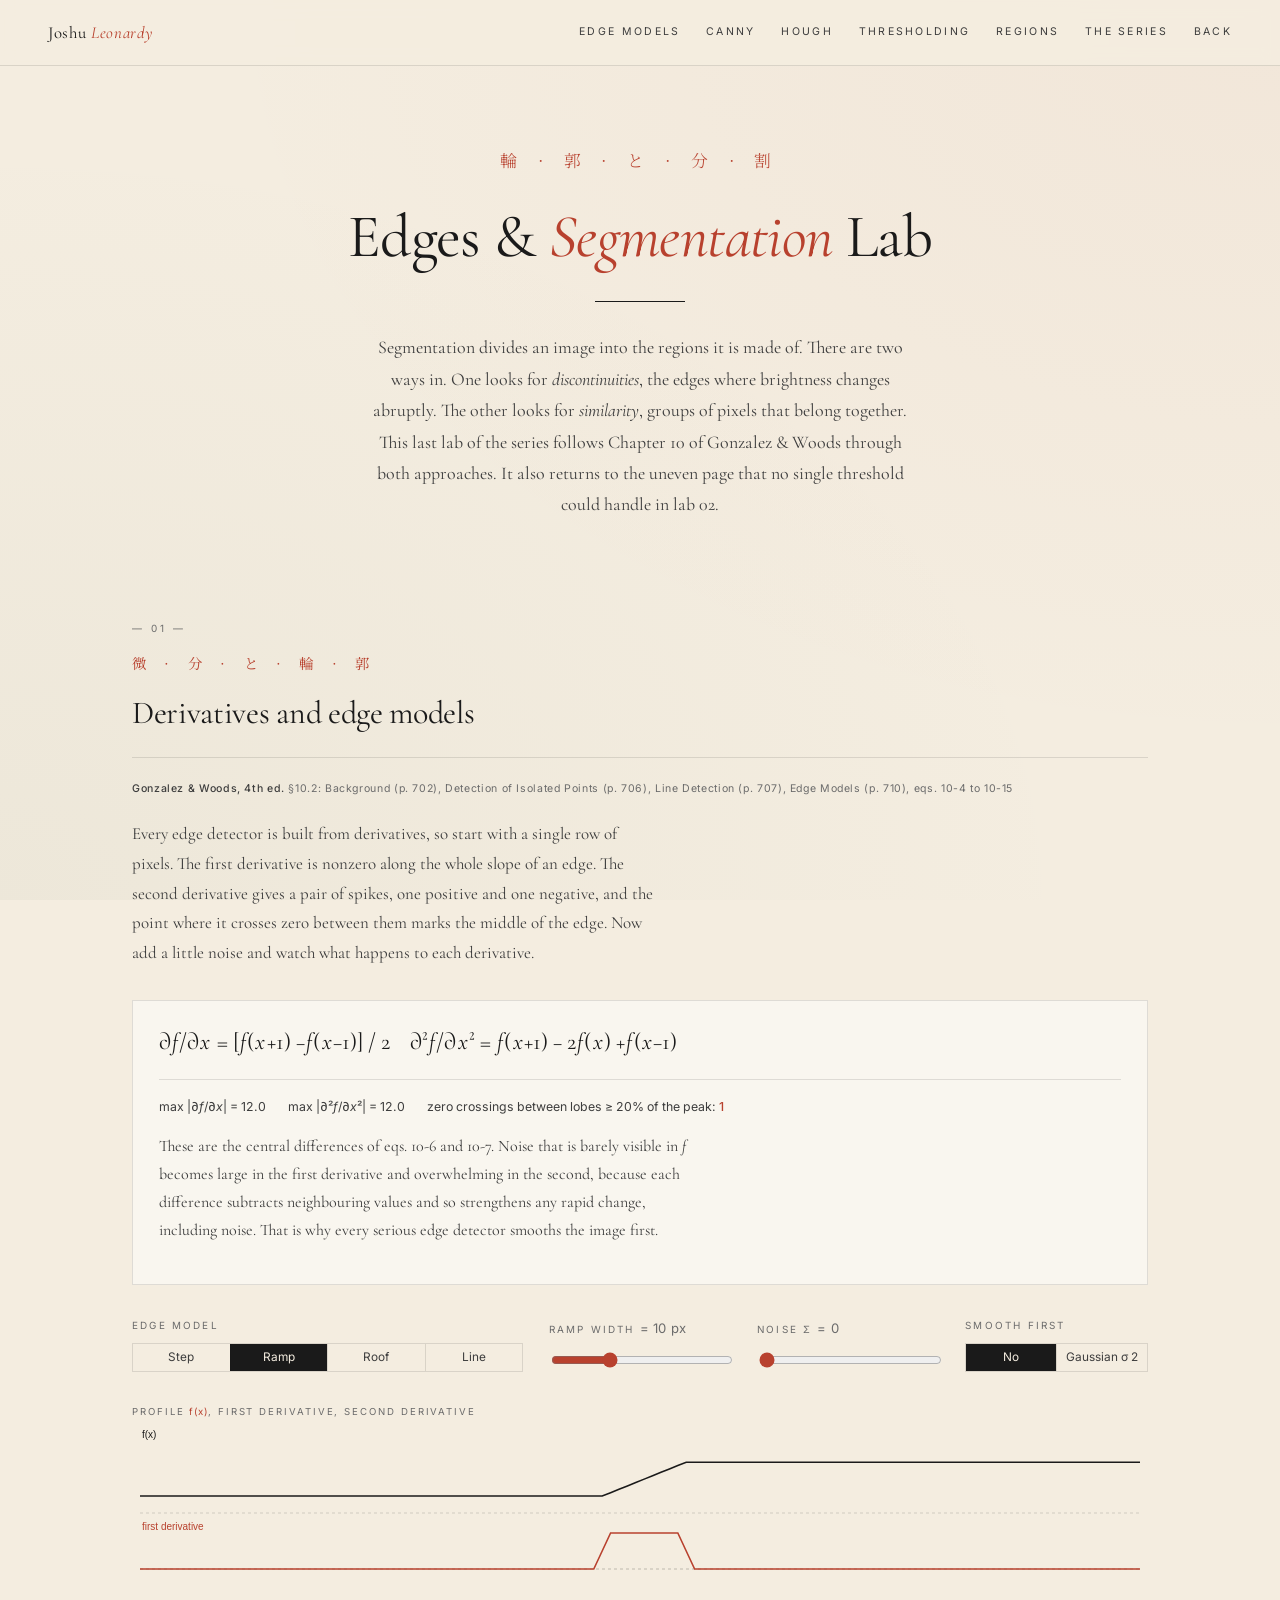
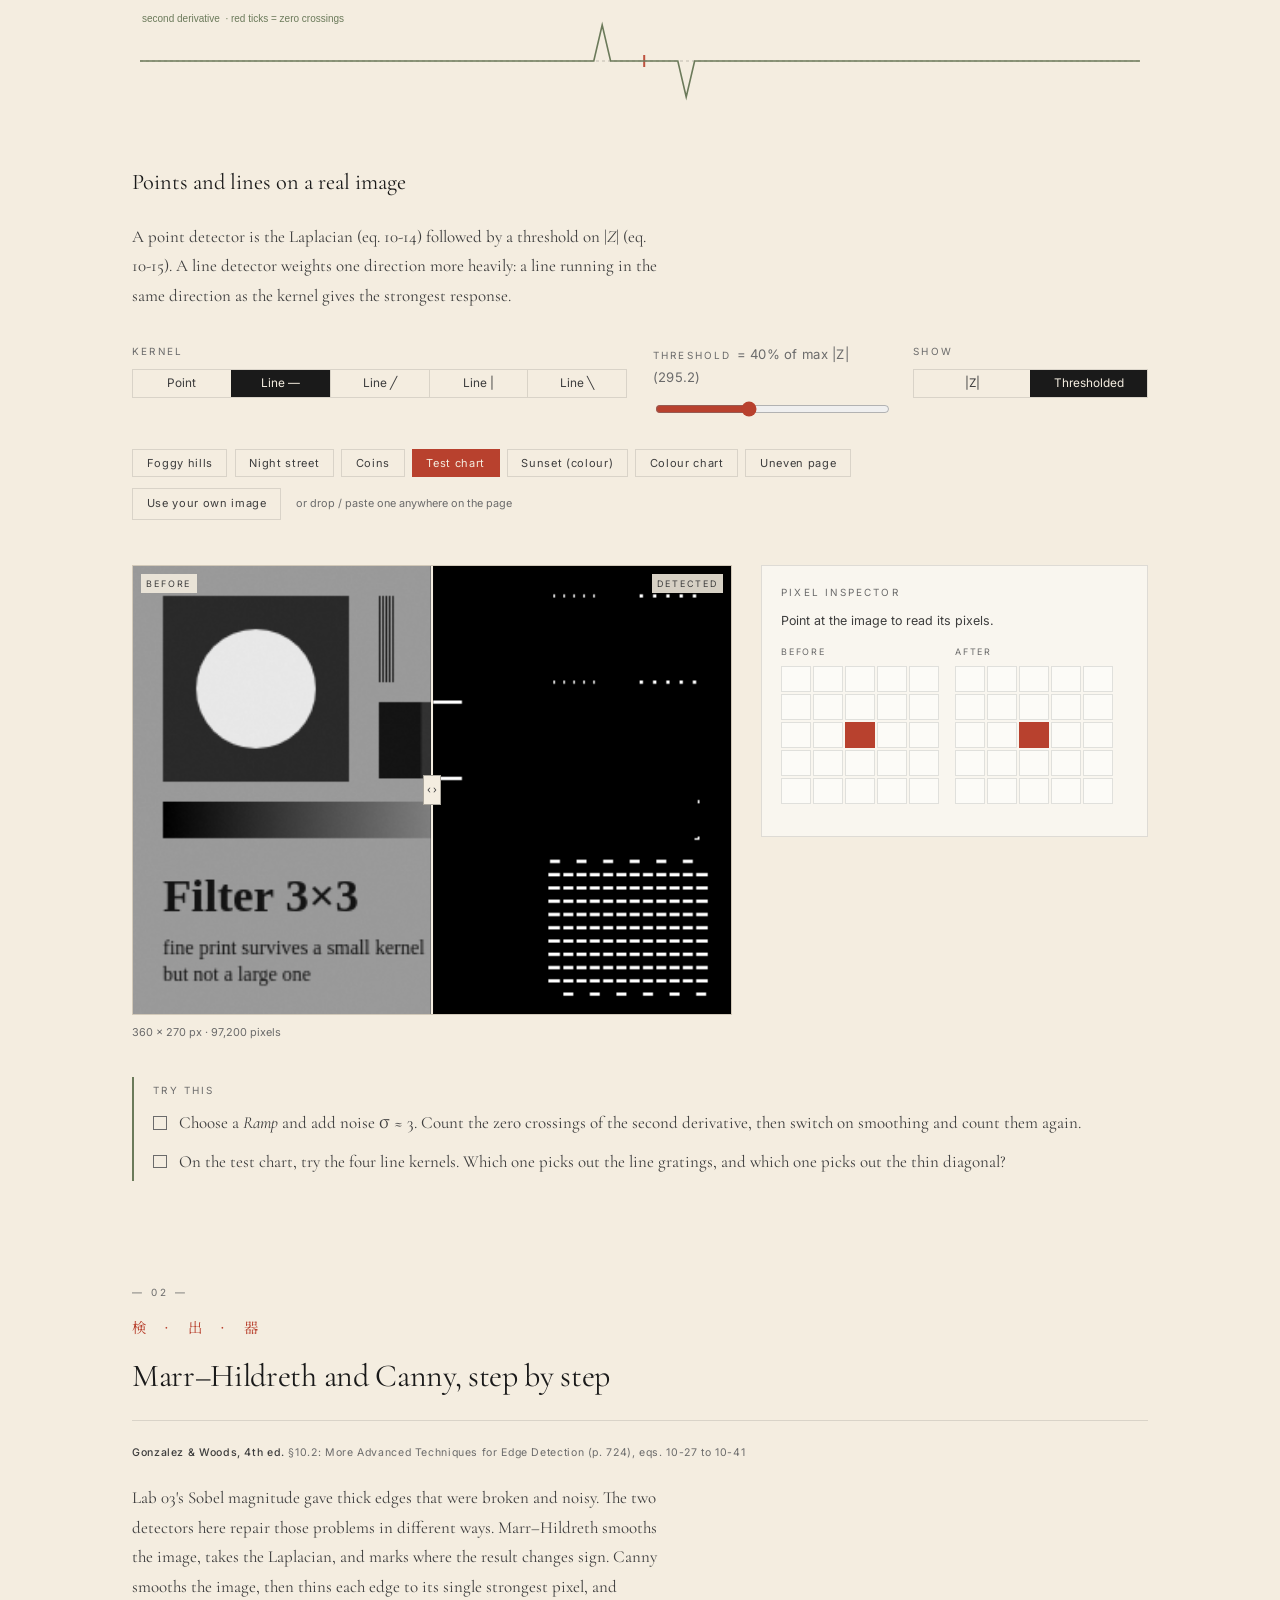
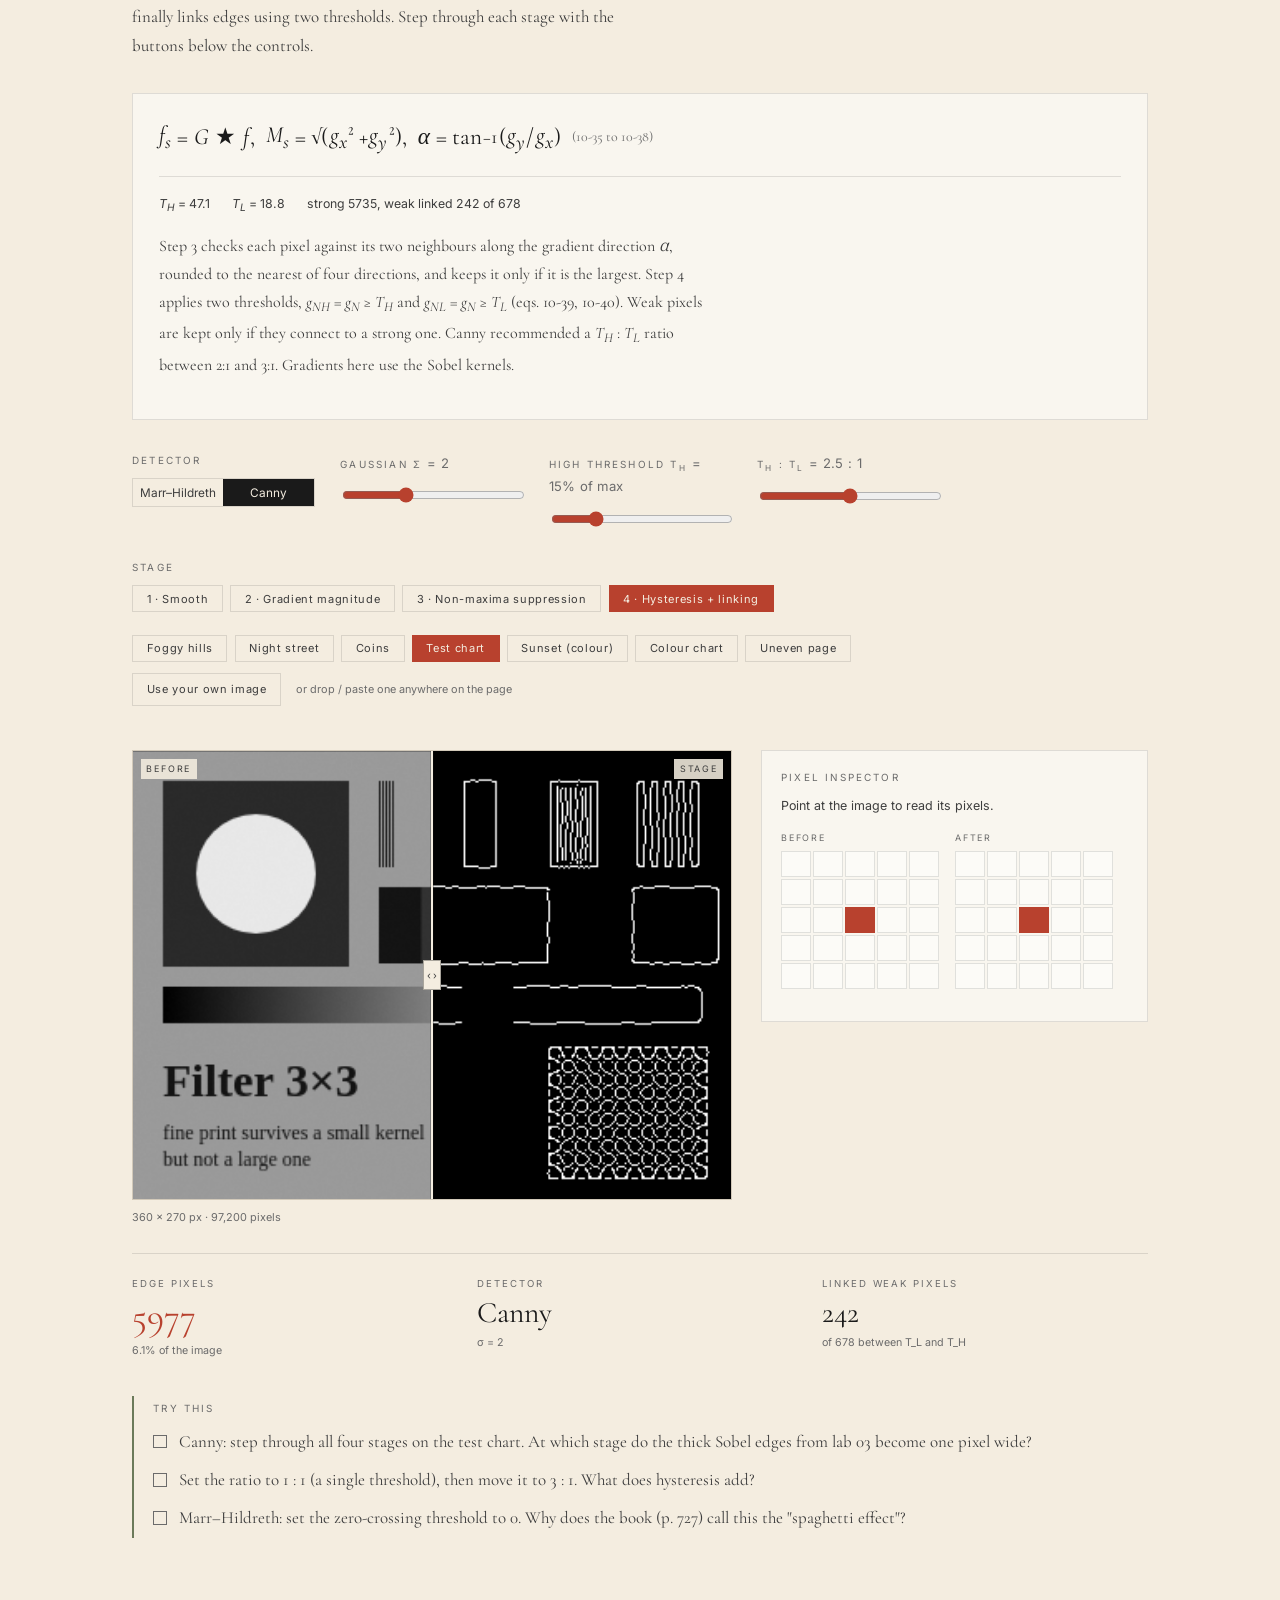
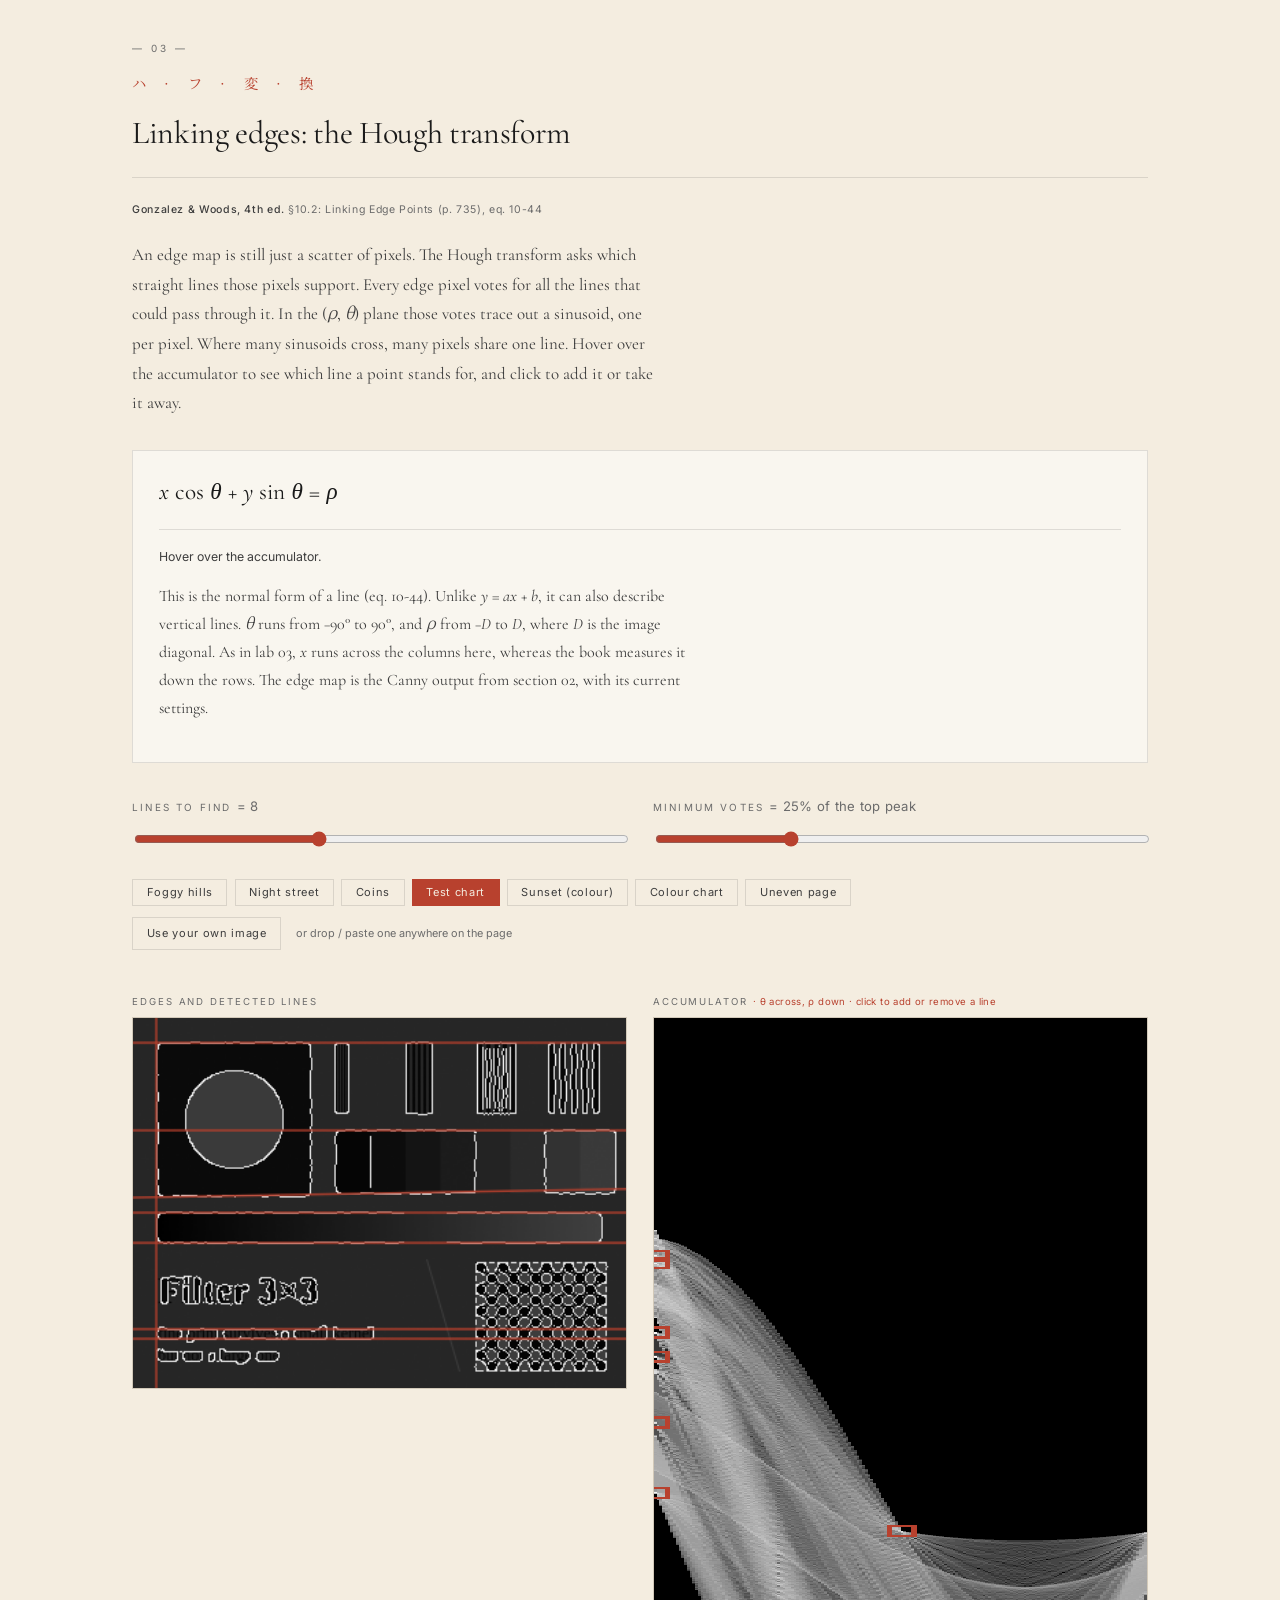
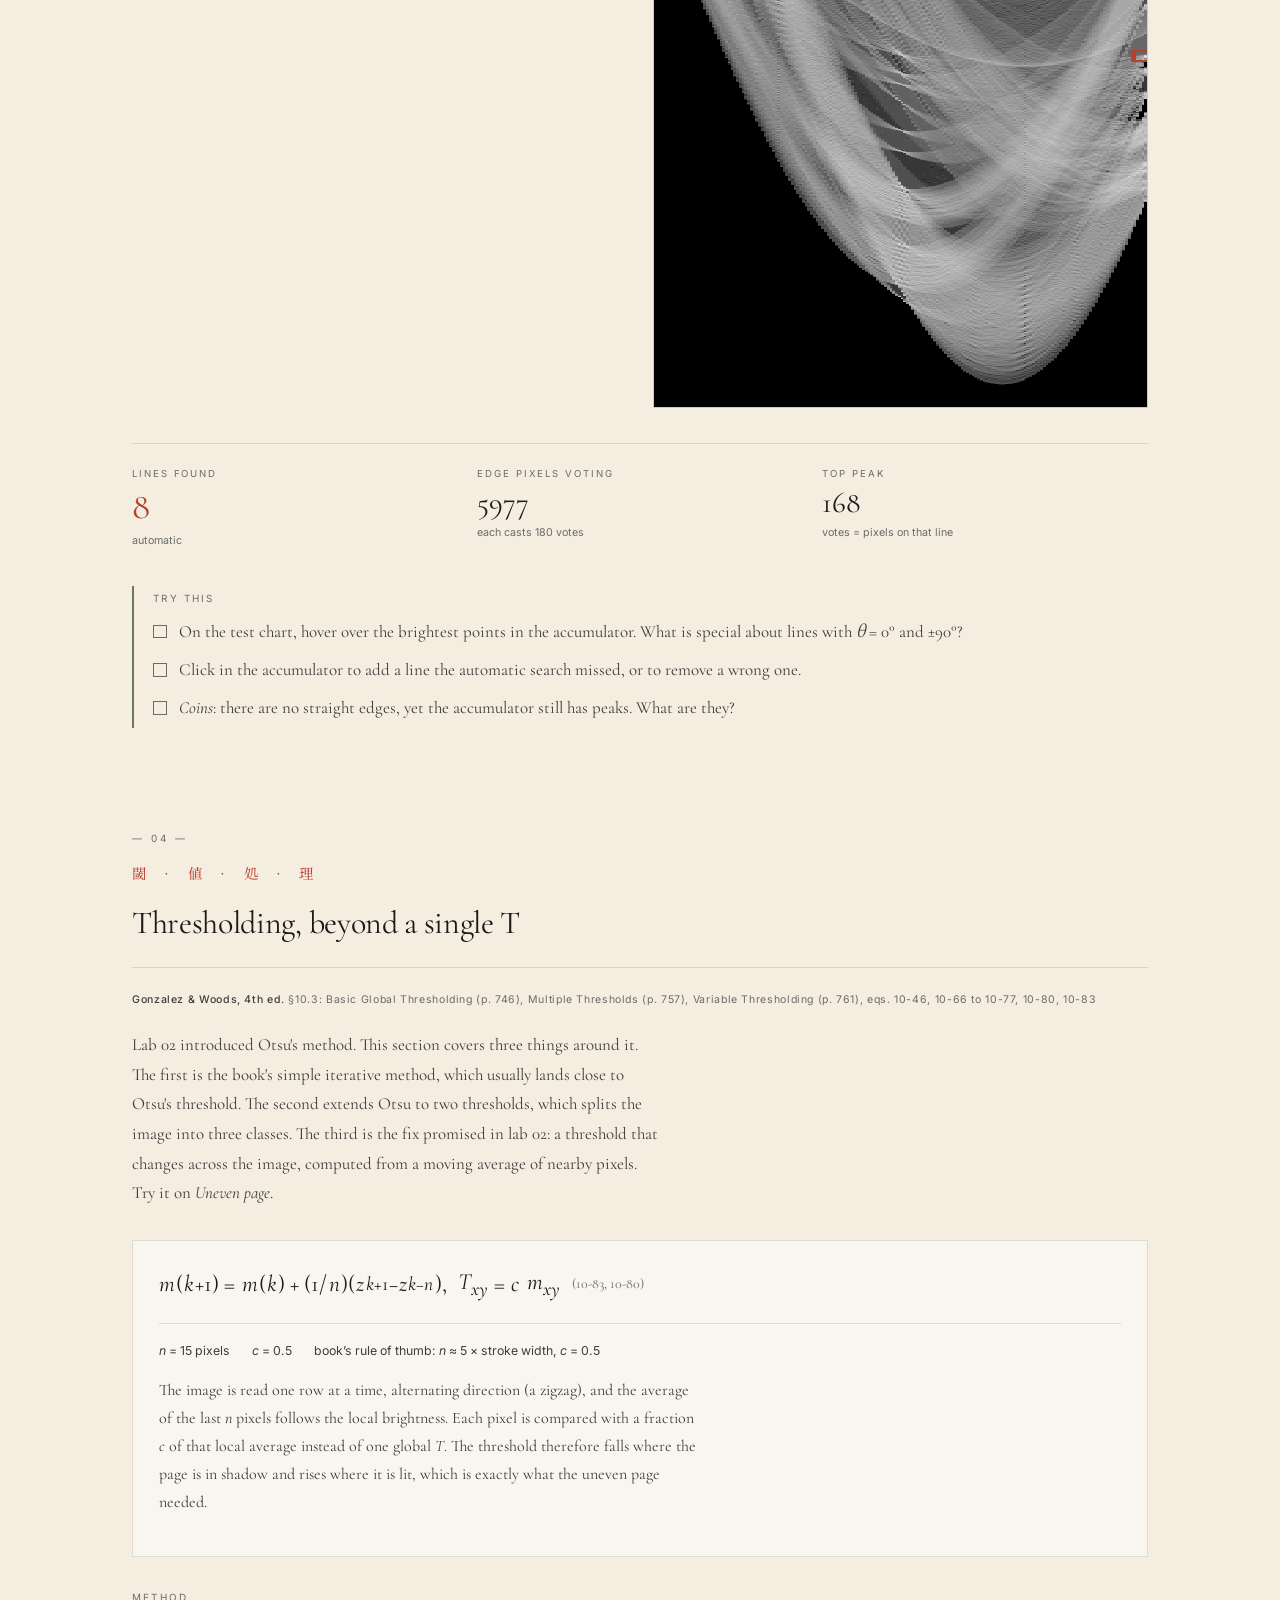
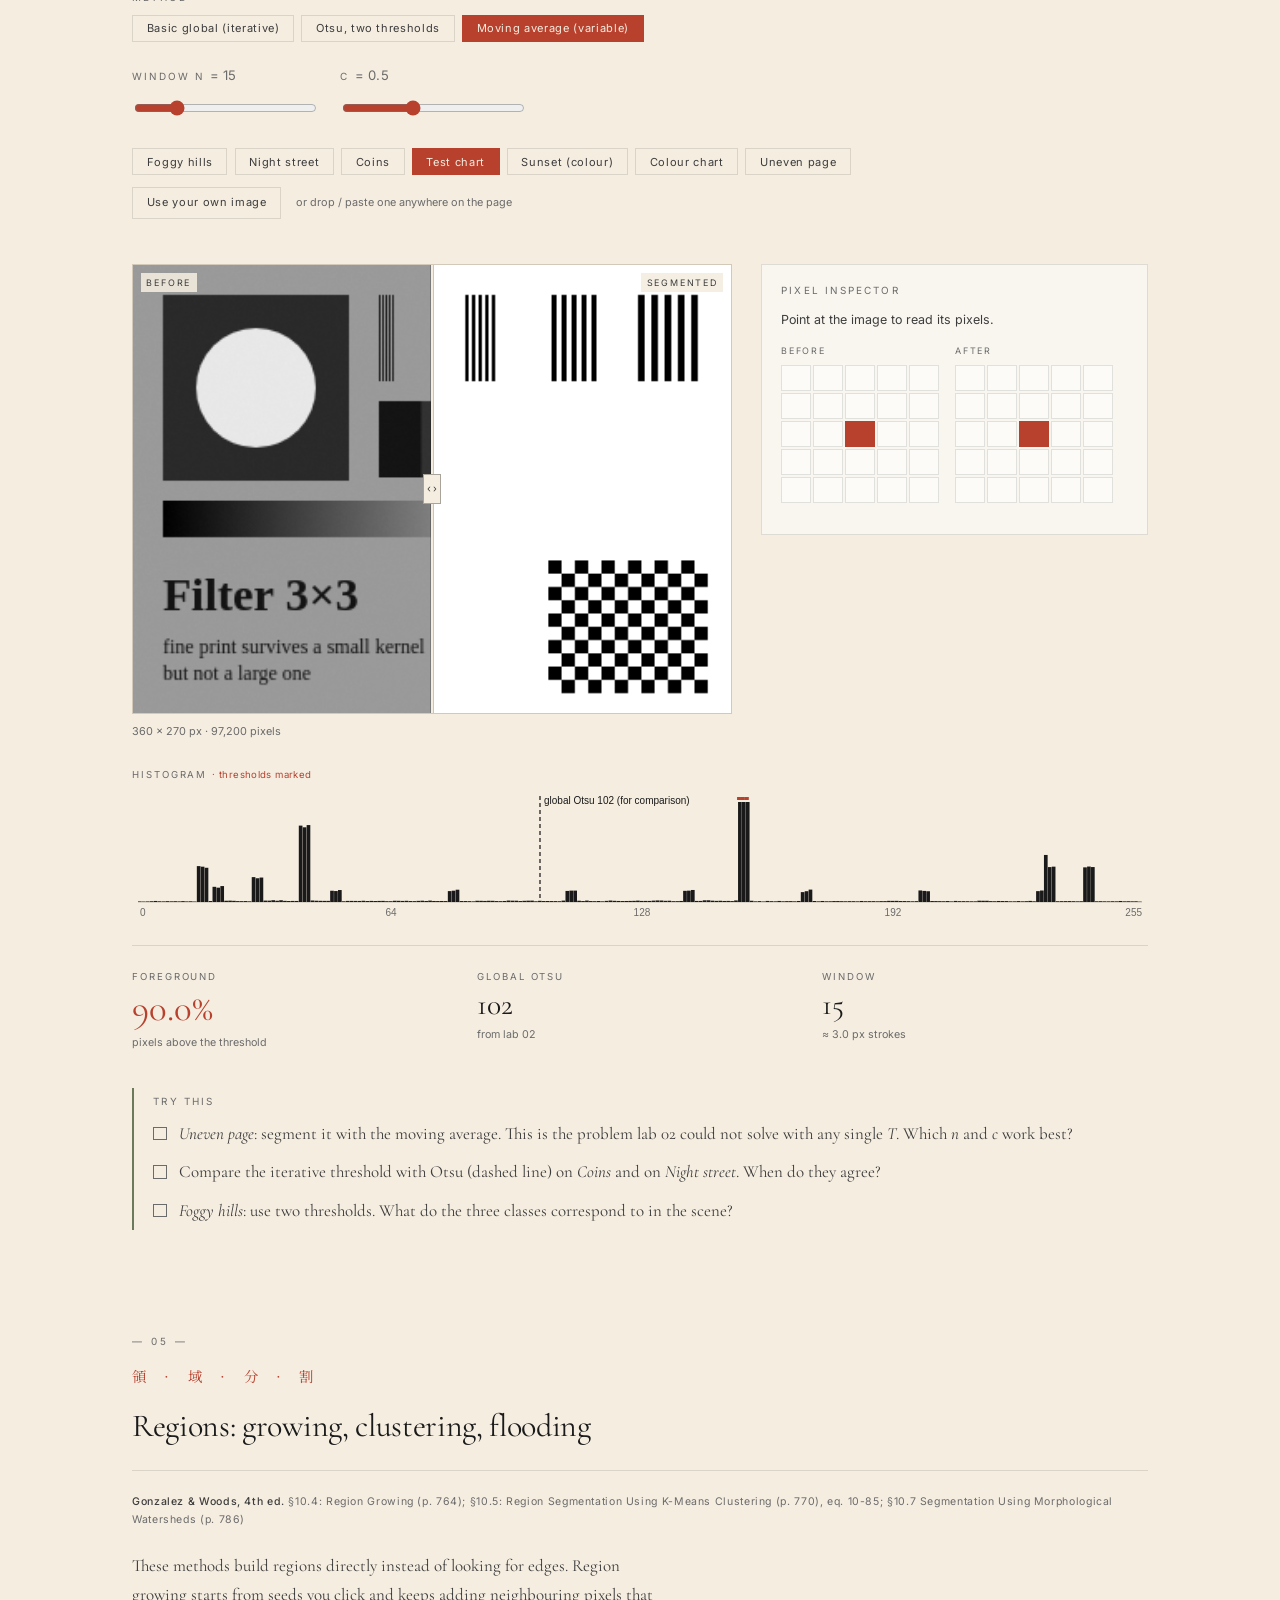
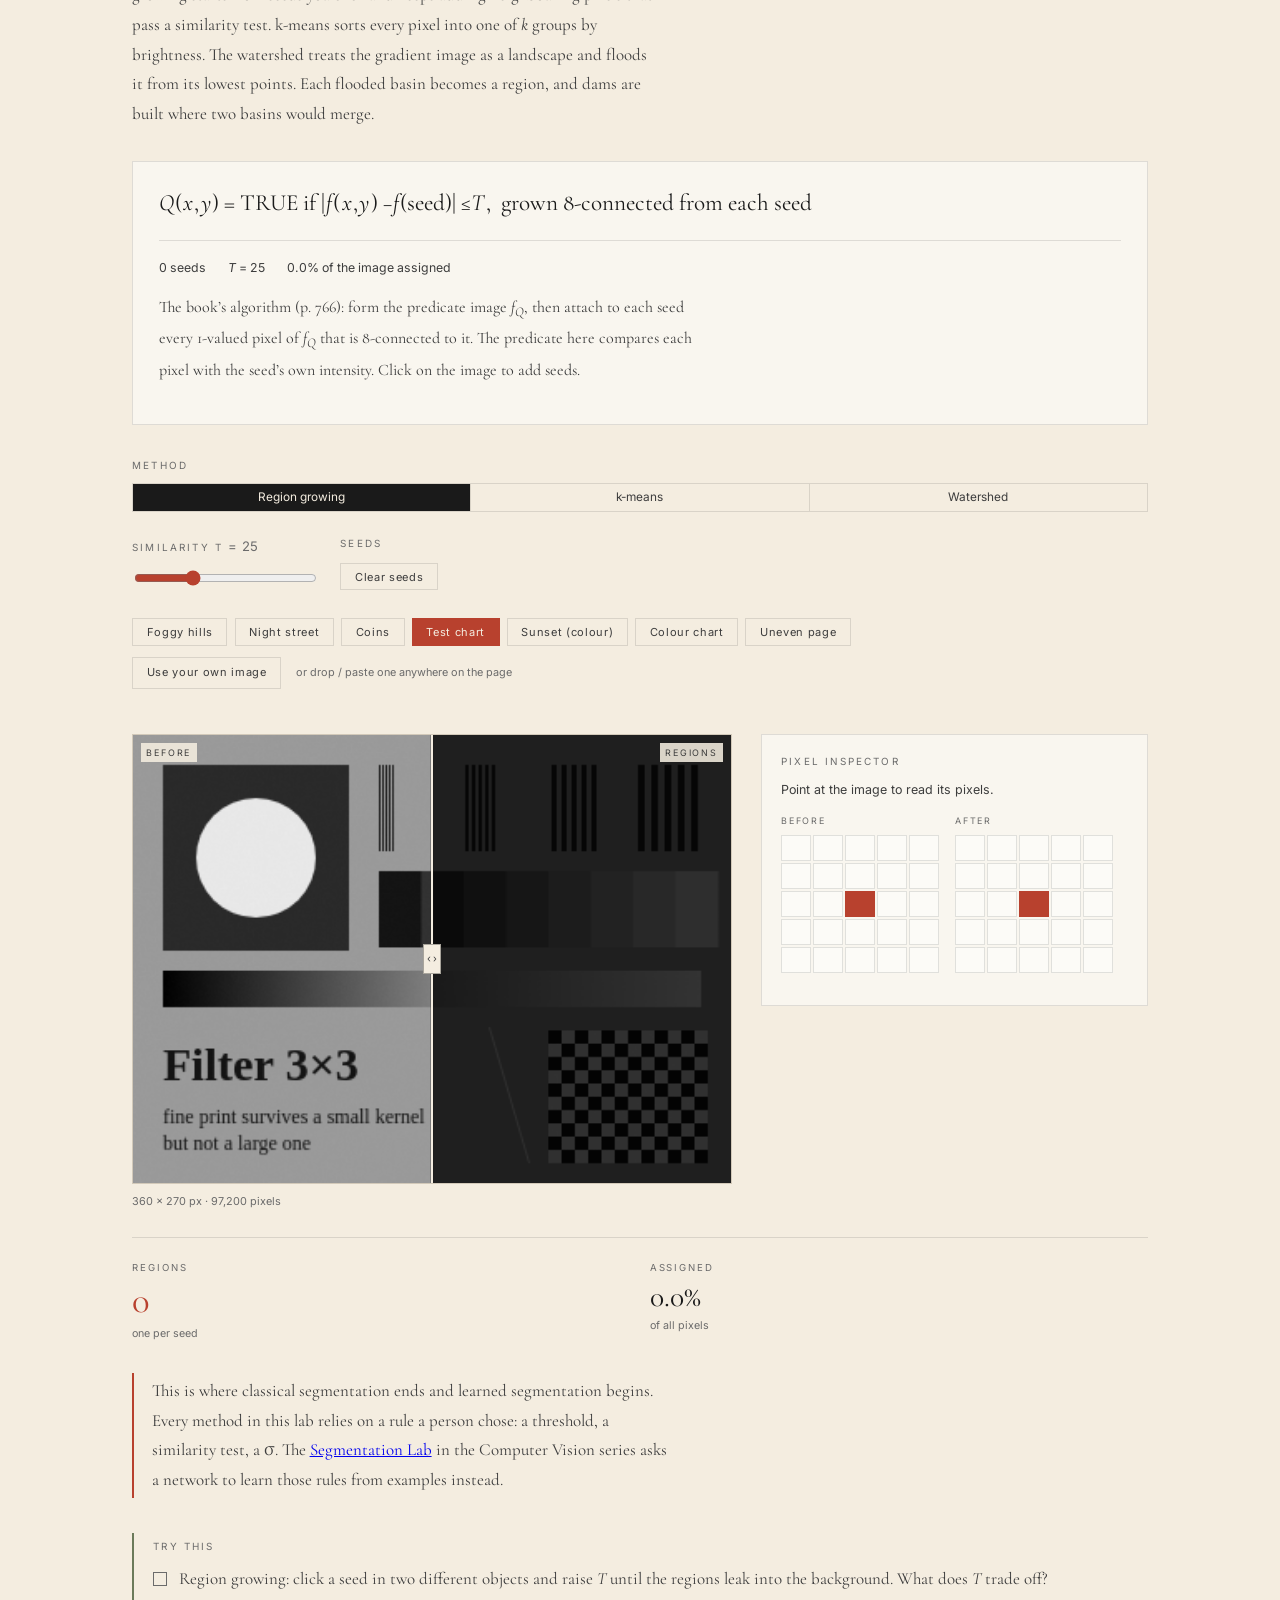
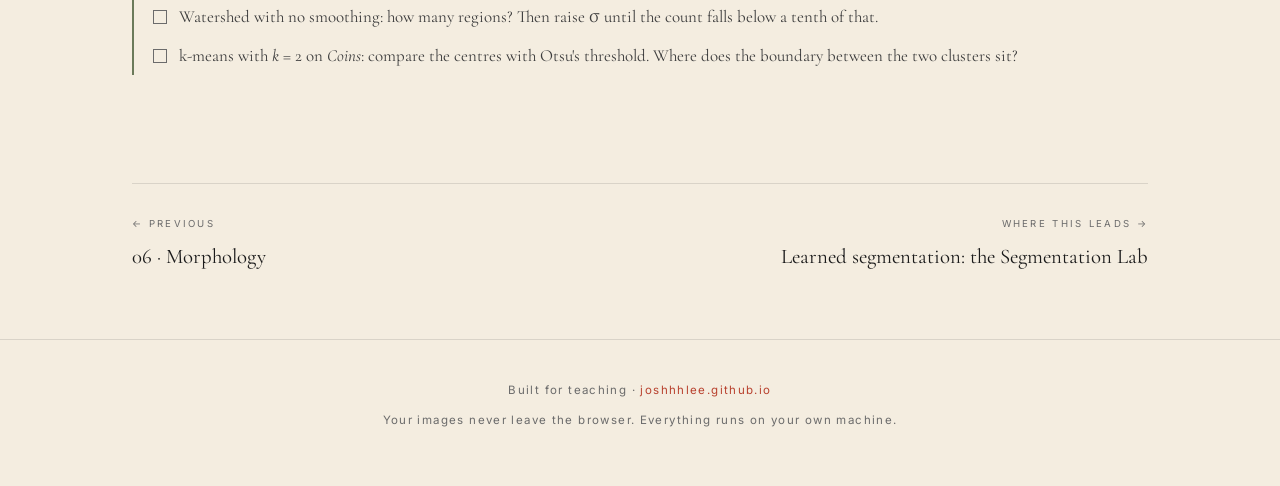
<file: projects/segmentation-classical-lab.html>
<!DOCTYPE html>
<html lang="en">
<head>
<meta charset="UTF-8" />
<meta name="viewport" content="width=device-width, initial-scale=1.0" />
<title>Edges &amp; Segmentation Lab — Joshu Leonardy</title>
<meta name="description" content="An interactive image processing lab following Gonzalez & Woods chapter 10: derivatives and edge models, point and line detection, Marr-Hildreth and Canny edge detectors step by step, the Hough transform, iterative, multi-level and moving-average thresholding, region growing, k-means and watershed segmentation — on sample images or your own photograph." />
<link rel="preconnect" href="https://fonts.googleapis.com">
<link rel="preconnect" href="https://fonts.gstatic.com" crossorigin>
<link href="https://fonts.googleapis.com/css2?family=Cormorant+Garamond:ital,wght@0,300;0,400;0,500;0,600;1,300&family=Noto+Serif+JP:wght@300;400;500;700&family=Inter:wght@300;400;500&display=swap" rel="stylesheet">
<link rel="stylesheet" href="../assets/lab.css">
<style>
section{scroll-margin-top:64px}
.prof canvas{display:block;width:100%}
.hough{display:grid;grid-template-columns:repeat(auto-fit,minmax(260px,1fr));gap:1.4rem 1.6rem;margin-top:1.2rem;align-items:start}
.hough .hcell{min-width:0}
.hough canvas{display:block;width:100%;border:1px solid var(--line);background:var(--paper-dark)}
.hough canvas.acc{image-rendering:pixelated;cursor:crosshair}
.hough .cap{font-family:'Inter',sans-serif;font-size:.6rem;letter-spacing:.2em;text-transform:uppercase;color:var(--ink-light);display:block;margin-bottom:.4rem}
.hough .cap em{font-style:normal;color:var(--vermillion);text-transform:none;letter-spacing:.04em}
.readout-line{font-family:'Inter',sans-serif;font-size:.78rem;color:var(--ink-soft);margin-top:.6rem;line-height:1.8}
.readout-line b{color:var(--vermillion);font-weight:500}
.iters{font-family:'Inter',sans-serif;font-size:.74rem;color:var(--ink-soft);display:flex;flex-wrap:wrap;gap:.3rem .9rem;margin-top:.4rem}
.iters span b{color:var(--vermillion);font-weight:500}
</style>
</head>
<body>

<header class="top-bar">
  <a class="brand" href="../index.html">Joshu <em>Leonardy</em></a>
  <nav class="nav-links">
    <a href="#models">Edge models</a><a href="#detectors">Canny</a><a href="#hough">Hough</a>
    <a href="#threshold">Thresholding</a><a href="#regions">Regions</a>
    <a href="labs.html">The Series</a>
    <a href="../index.html">Back</a>
  </nav>
</header>

<div class="container">

<div class="hero">
  <div class="hero-kanji">輪 · 郭 · と · 分 · 割</div>
  <h1>Edges &amp; <em>Segmentation</em> Lab</h1>
  <div class="hero-divider"></div>
  <p>Segmentation divides an image into the regions it is made of. There are two ways in. One looks for <em>discontinuities</em>, the edges where brightness changes abruptly. The other looks for <em>similarity</em>, groups of pixels that belong together. This last lab of the series follows Chapter 10 of Gonzalez &amp; Woods through both approaches. It also returns to the uneven page that no single threshold could handle in lab 02.</p>
</div>

<!-- ══════ 01 ══════ -->
<section id="models">
  <div class="section-heading reveal">
    <span class="section-num">— 01 —</span>
    <div class="section-heading-kanji">微 · 分 · と · 輪 · 郭</div>
    <h2 class="section-heading-text">Derivatives and edge models</h2>
    <div class="section-heading-rule"></div>
  </div>
  <p class="ip-ref"><b>Gonzalez &amp; Woods, 4th ed.</b> §10.2: Background (p. 702), Detection of Isolated Points (p. 706), Line Detection (p. 707), Edge Models (p. 710), eqs. 10-4 to 10-15</p>
  <p class="lede reveal d1">Every edge detector is built from derivatives, so start with a single row of pixels. The first derivative is nonzero along the whole slope of an edge. The second derivative gives a pair of spikes, one positive and one negative, and the point where it crosses zero between them marks the middle of the edge. Now add a little noise and watch what happens to each derivative.</p>

  <div class="eqbox">
    <div class="eqmath">∂<i>f</i>/∂<i>x</i>&nbsp;=&nbsp;[<i>f</i>(<i>x</i>+1) − <i>f</i>(<i>x</i>−1)] / 2&nbsp;&nbsp;&nbsp;&nbsp;∂²<i>f</i>/∂<i>x</i>²&nbsp;=&nbsp;<i>f</i>(<i>x</i>+1) − 2<i>f</i>(<i>x</i>) + <i>f</i>(<i>x</i>−1)</div>
    <div class="eqkey" id="p-key"></div>
    <p class="eqgloss">These are the central differences of eqs. 10-6 and 10-7. Noise that is barely visible in <i>f</i> becomes large in the first derivative and overwhelming in the second, because each difference subtracts neighbouring values and so strengthens any rapid change, including noise. That is why every serious edge detector smooths the image first.</p>
  </div>

  <div class="controls" style="margin-top:0">
    <div style="grid-column:span 2"><span class="label">Edge model</span><div class="seg" id="p-model"></div></div>
    <div><span class="label">Ramp width <span class="mono" id="p-w-v"></span></span><input type="range" id="p-w" min="1" max="30" value="10" aria-label="Ramp width"></div>
    <div><span class="label">Noise σ <span class="mono" id="p-n-v"></span></span><input type="range" id="p-n" min="0" max="10" step="0.1" value="0" aria-label="Noise"></div>
    <div><span class="label">Smooth first</span><div class="seg" id="p-s"></div></div>
  </div>
  <div class="ip-charts">
    <div class="ip-chart prof" style="grid-column:1/-1"><span class="cap">Profile <em>f(x)</em>, first derivative, second derivative</span><canvas id="p-c"></canvas></div>
  </div>

  <h3 class="sub-h">Points and lines on a real image</h3>
  <p class="lede">A point detector is the Laplacian (eq. 10-14) followed by a threshold on |<i>Z</i>| (eq. 10-15). A line detector weights one direction more heavily: a line running in the same direction as the kernel gives the strongest response.</p>
  <div class="controls" style="margin-top:0">
    <div style="grid-column:span 2"><span class="label">Kernel</span><div class="seg" id="l-k"></div></div>
    <div><span class="label">Threshold <span class="mono" id="l-t-v"></span></span><input type="range" id="l-t" min="1" max="100" value="40" aria-label="Threshold as a percentage of the largest response"></div>
    <div><span class="label">Show</span><div class="seg" id="l-v"></div></div>
  </div>
  <div id="pick1"></div>
  <div id="st1" style="margin-top:1rem"></div>
  <div id="t1"></div>
</section>

<!-- ══════ 02 ══════ -->
<section id="detectors">
  <div class="section-heading reveal">
    <span class="section-num">— 02 —</span>
    <div class="section-heading-kanji">検 · 出 · 器</div>
    <h2 class="section-heading-text">Marr–Hildreth and Canny, step by step</h2>
    <div class="section-heading-rule"></div>
  </div>
  <p class="ip-ref"><b>Gonzalez &amp; Woods, 4th ed.</b> §10.2: More Advanced Techniques for Edge Detection (p. 724), eqs. 10-27 to 10-41</p>
  <p class="lede reveal d1">Lab 03's Sobel magnitude gave thick edges that were broken and noisy. The two detectors here repair those problems in different ways. Marr–Hildreth smooths the image, takes the Laplacian, and marks where the result changes sign. Canny smooths the image, then thins each edge to its single strongest pixel, and finally links edges using two thresholds. Step through each stage with the buttons below the controls.</p>

  <div class="eqbox">
    <div class="eqmath" id="c-eq"></div>
    <div class="eqkey" id="c-key"></div>
    <p class="eqgloss" id="c-gloss"></p>
  </div>

  <div class="controls" style="margin-top:0">
    <div><span class="label">Detector</span><div class="seg" id="c-det"></div></div>
    <div><span class="label">Gaussian σ <span class="mono" id="c-s-v"></span></span><input type="range" id="c-s" min="0.5" max="5" step="0.25" value="2" aria-label="Gaussian sigma"></div>
    <div id="c-th-w"><span class="label">High threshold T<sub>H</sub> <span class="mono" id="c-th-v"></span></span><input type="range" id="c-th" min="2" max="60" value="15" aria-label="High threshold, percent of maximum"></div>
    <div id="c-r-w"><span class="label">T<sub>H</sub> : T<sub>L</sub> <span class="mono" id="c-r-v"></span></span><input type="range" id="c-r" min="1" max="4" step="0.25" value="2.5" aria-label="High to low threshold ratio"></div>
    <div id="c-z-w"><span class="label">Zero-crossing threshold <span class="mono" id="c-z-v"></span></span><input type="range" id="c-z" min="0" max="30" value="4" aria-label="Zero crossing threshold, percent of maximum"></div>
    <div style="grid-column:1/-1"><span class="label">Stage</span><div class="chiprow" id="c-stage"></div></div>
  </div>
  <div id="pick2"></div>
  <div id="st2" style="margin-top:1rem"></div>
  <div class="scoreboard" id="sb2"></div>
  <div id="t2"></div>
</section>

<!-- ══════ 03 ══════ -->
<section id="hough">
  <div class="section-heading reveal">
    <span class="section-num">— 03 —</span>
    <div class="section-heading-kanji">ハ · フ · 変 · 換</div>
    <h2 class="section-heading-text">Linking edges: the Hough transform</h2>
    <div class="section-heading-rule"></div>
  </div>
  <p class="ip-ref"><b>Gonzalez &amp; Woods, 4th ed.</b> §10.2: Linking Edge Points (p. 735), eq. 10-44</p>
  <p class="lede reveal d1">An edge map is still just a scatter of pixels. The Hough transform asks which straight lines those pixels support. Every edge pixel votes for all the lines that could pass through it. In the (<i>ρ</i>, <i>θ</i>) plane those votes trace out a sinusoid, one per pixel. Where many sinusoids cross, many pixels share one line. Hover over the accumulator to see which line a point stands for, and click to add it or take it away.</p>

  <div class="eqbox">
    <div class="eqmath"><i>x</i>&nbsp;cos&nbsp;<i>θ</i>&nbsp;+&nbsp;<i>y</i>&nbsp;sin&nbsp;<i>θ</i>&nbsp;=&nbsp;<i>ρ</i></div>
    <div class="eqkey" id="h-key"><span>Hover over the accumulator.</span></div>
    <p class="eqgloss">This is the normal form of a line (eq. 10-44). Unlike <i>y</i> = <i>ax</i> + <i>b</i>, it can also describe vertical lines. <i>θ</i> runs from −90° to 90°, and <i>ρ</i> from −<i>D</i> to <i>D</i>, where <i>D</i> is the image diagonal. As in lab 03, <i>x</i> runs across the columns here, whereas the book measures it down the rows. The edge map is the Canny output from section 02, with its current settings.</p>
  </div>

  <div class="controls" style="margin-top:0">
    <div><span class="label">Lines to find <span class="mono" id="h-k-v"></span></span><input type="range" id="h-k" min="1" max="20" value="8" aria-label="Number of peaks"></div>
    <div><span class="label">Minimum votes <span class="mono" id="h-m-v"></span></span><input type="range" id="h-m" min="5" max="80" value="25" aria-label="Minimum votes as a percentage of the highest peak"></div>
  </div>
  <div id="pick3"></div>
  <div class="hough">
    <div class="hcell"><span class="cap">Edges and detected lines</span><canvas id="h-img"></canvas></div>
    <div class="hcell"><span class="cap">Accumulator <em>· θ across, ρ down · click to add or remove a line</em></span><canvas id="h-acc" class="acc" aria-label="Hough accumulator. Hover to preview a line, click to toggle it."></canvas>
      <div class="readout-line" id="h-read"></div></div>
  </div>
  <div class="scoreboard" id="sb3"></div>
  <div id="t3"></div>
</section>

<!-- ══════ 04 ══════ -->
<section id="threshold">
  <div class="section-heading reveal">
    <span class="section-num">— 04 —</span>
    <div class="section-heading-kanji">閾 · 値 · 処 · 理</div>
    <h2 class="section-heading-text">Thresholding, beyond a single T</h2>
    <div class="section-heading-rule"></div>
  </div>
  <p class="ip-ref"><b>Gonzalez &amp; Woods, 4th ed.</b> §10.3: Basic Global Thresholding (p. 746), Multiple Thresholds (p. 757), Variable Thresholding (p. 761), eqs. 10-46, 10-66 to 10-77, 10-80, 10-83</p>
  <p class="lede reveal d1">Lab 02 introduced Otsu's method. This section covers three things around it. The first is the book's simple iterative method, which usually lands close to Otsu's threshold. The second extends Otsu to two thresholds, which splits the image into three classes. The third is the fix promised in lab 02: a threshold that changes across the image, computed from a moving average of nearby pixels. Try it on <i>Uneven page</i>.</p>

  <div class="eqbox">
    <div class="eqmath" id="th-eq"></div>
    <div class="eqkey" id="th-key"></div>
    <p class="eqgloss" id="th-gloss"></p>
  </div>

  <div class="controls" style="margin-top:0">
    <div style="grid-column:1/-1"><span class="label">Method</span><div class="chiprow" id="th-m"></div></div>
    <div id="th-n-w"><span class="label">Window n <span class="mono" id="th-n-v"></span></span><input type="range" id="th-n" min="3" max="60" value="15" aria-label="Moving average length"></div>
    <div id="th-c-w"><span class="label">c <span class="mono" id="th-c-v"></span></span><input type="range" id="th-c" min="0.2" max="1" step="0.02" value="0.5" aria-label="Moving average factor c"></div>
  </div>
  <div id="pick4"></div>
  <div id="st4" style="margin-top:1rem"></div>
  <div class="ip-charts"><div class="ip-chart"><span class="cap">Histogram <em>· thresholds marked</em></span><canvas id="th-h"></canvas></div></div>
  <div class="scoreboard" id="sb4"></div>
  <div id="t4"></div>
</section>

<!-- ══════ 05 ══════ -->
<section id="regions">
  <div class="section-heading reveal">
    <span class="section-num">— 05 —</span>
    <div class="section-heading-kanji">領 · 域 · 分 · 割</div>
    <h2 class="section-heading-text">Regions: growing, clustering, flooding</h2>
    <div class="section-heading-rule"></div>
  </div>
  <p class="ip-ref"><b>Gonzalez &amp; Woods, 4th ed.</b> §10.4: Region Growing (p. 764); §10.5: Region Segmentation Using K-Means Clustering (p. 770), eq. 10-85; §10.7 Segmentation Using Morphological Watersheds (p. 786)</p>
  <p class="lede reveal d1">These methods build regions directly instead of looking for edges. Region growing starts from seeds you click and keeps adding neighbouring pixels that pass a similarity test. k-means sorts every pixel into one of <i>k</i> groups by brightness. The watershed treats the gradient image as a landscape and floods it from its lowest points. Each flooded basin becomes a region, and dams are built where two basins would merge.</p>

  <div class="eqbox">
    <div class="eqmath" id="rg-eq"></div>
    <div class="eqkey" id="rg-key"></div>
    <p class="eqgloss" id="rg-gloss"></p>
  </div>

  <div class="controls" style="margin-top:0">
    <div style="grid-column:1/-1"><span class="label">Method</span><div class="seg" id="rg-m"></div></div>
    <div id="rg-t-w"><span class="label">Similarity T <span class="mono" id="rg-t-v"></span></span><input type="range" id="rg-t" min="1" max="80" value="25" aria-label="Region growing threshold"></div>
    <div id="rg-clear-w"><span class="label">Seeds</span><button type="button" class="chip" id="rg-clear">Clear seeds</button></div>
    <div id="rg-k-w"><span class="label">Clusters k <span class="mono" id="rg-k-v"></span></span><input type="range" id="rg-k" min="2" max="8" value="3" aria-label="Number of clusters"></div>
    <div id="rg-s-w"><span class="label">Smoothing σ <span class="mono" id="rg-s-v"></span></span><input type="range" id="rg-s" min="0" max="6" step="0.5" value="0" aria-label="Smoothing before the watershed"></div>
  </div>
  <div id="pick5"></div>
  <div id="st5" style="margin-top:1rem"></div>
  <div class="scoreboard" id="sb5"></div>
  <div class="note">This is where classical segmentation ends and learned segmentation begins. Every method in this lab relies on a rule a person chose: a threshold, a similarity test, a σ. The <a href="segmentation-lab.html">Segmentation Lab</a> in the Computer Vision series asks a network to learn those rules from examples instead.</div>
  <div id="t5"></div>
</section>

<nav class="lab-pager">
  <a href="morphology-lab.html" class="prev">
    <span class="pager-dir">← Previous</span>
    <span class="pager-title">06 · Morphology</span>
  </a>
  <a href="segmentation-lab.html" class="next">
    <span class="pager-dir">Where this leads →</span>
    <span class="pager-title">Learned segmentation: the Segmentation Lab</span>
  </a>
</nav>

</div>

<footer class="lab-footer">
  <div class="container">
    <p>Built for teaching · <a href="../index.html">joshhhlee.github.io</a></p>
    <p style="margin-top:.6rem">Your images never leave the browser. Everything runs on your own machine.</p>
  </div>
</footer>

<script src="../assets/lab.js"></script>
<script src="../assets/imgproc.js"></script>
<script>
/* ═══════════════════════════════════════════════════════════════════
   Edges & Segmentation Lab — Gonzalez & Woods, 4th ed., chapter 10
   ═══════════════════════════════════════════════════════════════════ */

let IMG = null;
const $ = id => document.getElementById(id);
const f1 = v => v.toFixed(1).replace('-', '−');
const smooth = (img, s) => s > 0 ? IP.separable(img, IP.gauss1d(s), 'replicate') : img;
const SOBX = [-1, 0, 1, -2, 0, 2, -1, 0, 1], SOBY = [-1, -2, -1, 0, 0, 0, 1, 2, 1];
const LAP8 = [1, 1, 1, 1, -8, 1, 1, 1, 1], LAP4 = [0, 1, 0, 1, -4, 1, 0, 1, 0];

/* ═════ 01 — edge models in one dimension ═════ */

const P1 = { model: 'ramp', w: 10, noise: 0, smooth: 0 };
function buildP1() {
  seg('p-model', ['step', 'ramp', 'roof', 'line'], P1.model, v => { P1.model = v; buildP1(); renderP1(); }, ['Step', 'Ramp', 'Roof', 'Line']);
  seg('p-s', [0, 2], P1.smooth, v => { P1.smooth = v; buildP1(); renderP1(); }, ['No', 'Gaussian σ 2']);
}
$('p-w').addEventListener('input', e => { P1.w = +e.target.value; renderP1(); });
$('p-n').addEventListener('input', e => { P1.noise = +e.target.value; renderP1(); });
function renderP1() {
  const n = 120, f = [], r = IP.rng(31), c = 60;
  for (let x = 0; x < n; x++) {
    let v;
    if (P1.model === 'step') v = x < c ? 60 : 180;
    else if (P1.model === 'ramp') v = 60 + 120 * clamp((x - c + P1.w / 2) / P1.w, 0, 1);
    else if (P1.model === 'roof') v = 60 + 120 * Math.max(0, 1 - Math.abs(x - c) / Math.max(1, P1.w / 2));
    else v = Math.abs(x - c) <= Math.max(0, Math.floor(P1.w / 8)) ? 180 : 60;
    const u = Math.max(r(), 1e-12), w = r();
    f.push(v + P1.noise * Math.sqrt(-2 * Math.log(u)) * Math.cos(2 * Math.PI * w));
  }
  let g = f;
  if (P1.smooth) { const k = IP.gauss1d(P1.smooth), h = k.length >> 1; g = f.map((_, x) => k.reduce((s, kv, i) => s + kv * f[clamp(x + i - h, 0, n - 1)], 0)); }
  const d1 = g.map((_, x) => (g[clamp(x + 1, 0, n - 1)] - g[clamp(x - 1, 0, n - 1)]) / 2);
  const d2 = g.map((_, x) => g[clamp(x + 1, 0, n - 1)] - 2 * g[x] + g[clamp(x - 1, 0, n - 1)]);
  drawStack($('p-c'), [
    { data: g, label: P1.smooth ? 'f, smoothed' : 'f(x)', color: IP.col('ink') },
    { data: d1, label: 'first derivative', color: IP.col('vermillion'), zero: true },
    { data: d2, label: 'second derivative', color: IP.col('sage'), zero: true, zc: true }
  ]);
  const zc = zeroCrossings(d2, 0.2);
  $('p-w-v').textContent = '= ' + P1.w + ' px'; $('p-n-v').textContent = '= ' + P1.noise;
  $('p-key').innerHTML = '<span>max |∂<i>f</i>/∂<i>x</i>| = ' + f1(Math.max(...d1.map(Math.abs))) + '</span><span>max |∂²<i>f</i>/∂<i>x</i>²| = ' + f1(Math.max(...d2.map(Math.abs))) + '</span><span>zero crossings between lobes ≥ 20% of the peak: <b>' + zc.length + '</b></span>';
  P1.zc = zc.length;
}
/**
 * Zero crossings of a sampled signal. Split it into runs of one sign (skipping
 * exact zeros, so a clean ramp's +spike, zeros, −spike still counts), and count
 * a crossing between two runs only if both lobes are substantial — the 1-D form
 * of the book's "difference must exceed a threshold". The crossing sits midway.
 */
function zeroCrossings(d, frac) {
  const mx = Math.max(...d.map(Math.abs)) || 1, runs = [];
  for (let x = 0; x < d.length; x++) {
    const v = d[x]; if (Math.abs(v) < 1e-6 * mx) continue;
    const sg = v > 0 ? 1 : -1, r = runs[runs.length - 1];
    if (r && r.sg === sg) { r.end = x; r.peak = Math.max(r.peak, Math.abs(v)); }
    else runs.push({ sg, start: x, end: x, peak: Math.abs(v) });
  }
  const out = [];
  for (let i = 1; i < runs.length; i++) if (runs[i - 1].peak >= frac * mx && runs[i].peak >= frac * mx) out.push((runs[i - 1].end + runs[i].start) / 2);
  return out;
}
/** Three stacked plots on one canvas, sharing the x axis. */
function drawStack(canvas, rows) {
  const dpr = window.devicePixelRatio || 1, w = canvas.clientWidth || 600, rh = 92, h = rh * rows.length + 14;
  canvas.width = w * dpr; canvas.height = h * dpr; canvas.style.height = h + 'px';
  const ctx = canvas.getContext('2d'); ctx.setTransform(dpr, 0, 0, dpr, 0, 0); ctx.clearRect(0, 0, w, h);
  ctx.font = '10px Inter, sans-serif';
  rows.forEach((r, k) => {
    const top = k * rh + 14, bot = top + rh - 20, n = r.data.length;
    let lo = Math.min(...r.data), hi = Math.max(...r.data);
    if (r.zero) { const m = Math.max(Math.abs(lo), Math.abs(hi), 1); lo = -m; hi = m; } else { lo = Math.min(lo, 0); hi = Math.max(hi, 255); }
    const X = i => 8 + i / (n - 1) * (w - 16), Y = v => bot - (v - lo) / (hi - lo) * (bot - top);
    ctx.strokeStyle = 'rgba(26,26,26,.15)'; ctx.setLineDash([3, 3]);
    ctx.beginPath(); ctx.moveTo(8, Y(r.zero ? 0 : lo)); ctx.lineTo(w - 8, Y(r.zero ? 0 : lo)); ctx.stroke(); ctx.setLineDash([]);
    if (r.zc) { ctx.fillStyle = 'rgba(184,65,46,.9)'; zeroCrossings(r.data, 0.2).forEach(z => ctx.fillRect(X(z) - 1, Y(0) - 6, 2, 12)); }
    ctx.strokeStyle = r.color; ctx.lineWidth = 1.6; ctx.beginPath();
    r.data.forEach((v, i) => i ? ctx.lineTo(X(i), Y(v)) : ctx.moveTo(X(i), Y(v))); ctx.stroke();
    ctx.fillStyle = r.color; ctx.textAlign = 'left'; ctx.fillText(r.label + (r.zc ? '  · red ticks = zero crossings' : ''), 10, top - 3);
  });
}

/* ═════ 01 — points and lines on the image ═════ */

const LK = {
  point: { label: 'Point', k: LAP8, eq: 'Laplacian, eq. 10-14' },
  h: { label: 'Line —', k: [-1, -1, -1, 2, 2, 2, -1, -1, -1] },
  d45: { label: 'Line ╱', k: [-1, -1, 2, -1, 2, -1, 2, -1, -1] },
  v: { label: 'Line |', k: [-1, 2, -1, -1, 2, -1, -1, 2, -1] },
  dm45: { label: 'Line ╲', k: [2, -1, -1, -1, 2, -1, -1, -1, 2] }
};
const L1 = { k: 'h', T: 40, view: 'thresh', seen: new Set() };
function buildL1() {
  seg('l-k', Object.keys(LK), L1.k, v => { L1.k = v; buildL1(); render1(); }, Object.values(LK).map(o => o.label));
  seg('l-v', ['resp', 'thresh'], L1.view, v => { L1.view = v; buildL1(); render1(); }, ['|Z|', 'Thresholded']);
}
$('l-t').addEventListener('input', e => { L1.T = +e.target.value; render1(); });
const st1 = IP.stage('st1', { afterLabel: 'Detected',
  explain: (r, s, x, y) => { const z = L1.Z.data[y * IMG.w + x]; return '<i>Z</i> = Σ <i>w<sub>k</sub> z<sub>k</sub></i> = <b>' + f1(z) + '</b>; |<i>Z</i>| ' + (Math.abs(z) > L1.Tv ? '&gt;' : '≤') + ' <i>T</i> = ' + f1(L1.Tv) + ' → ' + (Math.abs(z) > L1.Tv ? '<b>detected</b>' : 'not detected'); } });
function render1() {
  if (!IMG) return;
  const Z = IP.correlate(IMG, LK[L1.k].k, 3, 3, 'replicate');
  let mx = 0; for (const v of Z.data) mx = Math.max(mx, Math.abs(v));
  L1.Z = Z; L1.Tv = L1.T / 100 * mx;
  const out = IP.make(IMG.w, IMG.h);
  for (let i = 0; i < out.data.length; i++) out.data[i] = L1.view === 'resp' ? Math.abs(Z.data[i]) / mx * 255 : Math.abs(Z.data[i]) > L1.Tv ? 255 : 0;
  st1.set(IMG, out);
  $('l-t-v').textContent = '= ' + L1.T + '% of max |Z| (' + f1(L1.Tv) + ')';
  L1.seen.add(L1.k + ':' + IP.key);
  tries1.check();
}
const tries1 = IP.tries('t1', [
  { text: 'Choose a <i>Ramp</i> and add noise σ ≈ 3. Count the zero crossings of the second derivative, then switch on smoothing and count them again.',
    test: () => P1.model === 'ramp' && P1.noise >= 2.5 && P1.smooth === 2 },
  { text: 'On the test chart, try the four line kernels. Which one picks out the line gratings, and which one picks out the thin diagonal?',
    test: () => L1.seen.has('v:chart') && (L1.seen.has('d45:chart') || L1.seen.has('dm45:chart')) }
]);

/* ═════ 02 — Marr–Hildreth and Canny ═════ */

const C2 = { det: 'canny', s: 2, th: 15, ratio: 2.5, z: 4, stage: 'final', seen: new Set(), ratios: new Set() };
const STAGES = { canny: [['smooth', '1 · Smooth'], ['mag', '2 · Gradient magnitude'], ['nms', '3 · Non-maxima suppression'], ['final', '4 · Hysteresis + linking']],
                 mh: [['smooth', '1 · Smooth'], ['log', '2 · Laplacian of the smoothed image'], ['final', '3 · Zero crossings']] };
function buildC2() {
  seg('c-det', ['mh', 'canny'], C2.det, v => { C2.det = v; C2.stage = 'final'; buildC2(); render2(); }, ['Marr–Hildreth', 'Canny']);
  chips('c-stage', STAGES[C2.det], C2.stage, v => { C2.stage = v; buildC2(); render2(); });
  const can = C2.det === 'canny';
  $('c-th-w').style.display = $('c-r-w').style.display = can ? '' : 'none';
  $('c-z-w').style.display = can ? 'none' : '';
}
$('c-s').addEventListener('input', e => { C2.s = +e.target.value; render2(); render3(); });
$('c-th').addEventListener('input', e => { C2.th = +e.target.value; render2(); render3(); });
$('c-r').addEventListener('input', e => { C2.ratio = +e.target.value; render2(); render3(); });
$('c-z').addEventListener('input', e => { C2.z = +e.target.value; render2(); });

/** Canny's four steps. Returns every intermediate so the lab can show each one. */
function canny(img, s, thPct, ratio) {
  const fs = smooth(img, s), gx = IP.correlate(fs, SOBX, 3, 3, 'replicate'), gy = IP.correlate(fs, SOBY, 3, 3, 'replicate');
  const { w, h } = img, n = w * h, M = new Float32Array(n), A = new Float32Array(n);
  let mx = 0;
  for (let i = 0; i < n; i++) { M[i] = Math.hypot(gx.data[i], gy.data[i]); A[i] = Math.atan2(gy.data[i], gx.data[i]); if (M[i] > mx) mx = M[i]; }
  // 3: keep a pixel only if it is at least as strong as both neighbours along the gradient direction
  const N = new Float32Array(n), dirs = [[1, 0], [1, 1], [0, 1], [-1, 1]];
  for (let y = 1; y < h - 1; y++) for (let x = 1; x < w - 1; x++) {
    const i = y * w + x; let a = A[i] * 180 / Math.PI; if (a < 0) a += 180;
    const [dx, dy] = dirs[Math.round(a / 45) % 4];
    const K = M[i];
    N[i] = K < M[i + dy * w + dx] || K < M[i - dy * w - dx] ? 0 : K;
  }
  // 4: hysteresis — strong pixels, plus weak pixels 8-connected to a strong one
  const TH = thPct / 100 * mx, TL = TH / ratio, E = new Uint8Array(n), st = [];
  let strong = 0, weakKept = 0;
  for (let i = 0; i < n; i++) if (N[i] >= TH) { E[i] = 1; st.push(i); strong++; }
  while (st.length) {
    const p = st.pop(), x = p % w, y = (p / w) | 0;
    for (let dy = -1; dy <= 1; dy++) for (let dx = -1; dx <= 1; dx++) {
      const xx = x + dx, yy = y + dy; if (xx < 0 || yy < 0 || xx >= w || yy >= h) continue;
      const j = yy * w + xx; if (!E[j] && N[j] >= TL) { E[j] = 1; st.push(j); weakKept++; }
    }
  }
  let weakAll = 0; for (let i = 0; i < n; i++) if (N[i] >= TL && N[i] < TH) weakAll++;
  return { fs, gx, gy, M, A, N, E, mx, TH, TL, strong, weakKept, weakAll };
}
/** Marr–Hildreth: ∇²(G ★ f) (eq. 10-31), then zero crossings across opposite neighbours. */
function marrHildreth(img, s, zPct) {
  const fs = smooth(img, s), L = IP.correlate(fs, LAP8, 3, 3, 'replicate'), { w, h } = img, n = w * h, E = new Uint8Array(n);
  let mx = 0; for (const v of L.data) mx = Math.max(mx, Math.abs(v));
  const T = zPct / 100 * mx, pairs = [[1, 0], [0, 1], [1, 1], [1, -1]];
  for (let y = 1; y < h - 1; y++) for (let x = 1; x < w - 1; x++) {
    const i = y * w + x;
    for (const [dx, dy] of pairs) {
      const a = L.data[i + dy * w + dx], b = L.data[i - dy * w - dx];
      if (a * b < 0 && Math.abs(a - b) > T) { E[i] = 1; break; }
    }
  }
  return { fs, L, E, mx, T };
}
const st2 = IP.stage('st2', { afterLabel: 'Stage',
  explain: (r, s, x, y) => {
    const i = y * IMG.w + x, R = C2.res;
    if (C2.det === 'canny') {
      const a = R.A[i] * 180 / Math.PI;
      return '|∇<i>f<sub>s</sub></i>| = <b>' + f1(R.M[i]) + '</b>, <i>α</i> = ' + f1(a) + '°' +
        '<br>after suppression: ' + (R.N[i] ? '<b>kept</b> (a local maximum across the edge)' : 'suppressed') +
        '<br><i>T<sub>H</sub></i> = ' + f1(R.TH) + ', <i>T<sub>L</sub></i> = ' + f1(R.TL) + ' → ' + (R.E[i] ? '<b>edge</b>' : R.N[i] >= R.TL ? 'weak, but not connected to a strong edge' : 'not an edge');
    }
    return '∇²<i>f<sub>s</sub></i> = <b>' + f1(R.L.data[i]) + '</b>' + (R.E[i] ? ' → <b>zero crossing</b> (opposite neighbours differ in sign by more than ' + f1(R.T) + ')' : '');
  } });
function render2() {
  if (!IMG) return;
  const can = C2.det === 'canny', R = can ? canny(IMG, C2.s, C2.th, C2.ratio) : marrHildreth(IMG, C2.s, C2.z);
  C2.res = R;
  const { w, h } = IMG, n = w * h, out = IP.make(w, h);
  if (C2.stage === 'smooth') for (let i = 0; i < n; i++) out.data[i] = R.fs.data[i];
  else if (C2.stage === 'mag') for (let i = 0; i < n; i++) out.data[i] = R.M[i] / R.mx * 255 * 2;
  else if (C2.stage === 'nms') for (let i = 0; i < n; i++) out.data[i] = R.N[i] / R.mx * 255 * 2;
  else if (C2.stage === 'log') { const d = IP.toDisplay(R.L, 'offset').img; out.data.set(d.data); }
  else for (let i = 0; i < n; i++) out.data[i] = R.E[i] ? 255 : 0;
  st2.set(IMG, out);
  $('c-s-v').textContent = '= ' + C2.s;
  $('c-th-v').textContent = '= ' + C2.th + '% of max';
  $('c-r-v').textContent = '= ' + C2.ratio + ' : 1';
  $('c-z-v').textContent = '= ' + C2.z + '% of max';
  let ne = 0; for (const v of R.E) ne += v;
  if (can) {
    $('c-eq').innerHTML = '<i>f<sub>s</sub></i>&nbsp;=&nbsp;<i>G</i>&nbsp;★&nbsp;<i>f</i>,&nbsp;&nbsp;<i>M<sub>s</sub></i>&nbsp;=&nbsp;√(<i>g<sub>x</sub></i>² + <i>g<sub>y</sub></i>²),&nbsp;&nbsp;<i>α</i>&nbsp;=&nbsp;tan<sup>−1</sup>(<i>g<sub>y</sub></i>/<i>g<sub>x</sub></i>)&nbsp;&nbsp;<span style="font-size:.6em;color:var(--ink-light)">(10-35 to 10-38)</span>';
    $('c-key').innerHTML = '<span><i>T<sub>H</sub></i> = ' + f1(R.TH) + '</span><span><i>T<sub>L</sub></i> = ' + f1(R.TL) + '</span><span>strong ' + R.strong + ', weak linked ' + R.weakKept + ' of ' + R.weakAll + '</span>';
    $('c-gloss').innerHTML = 'Step 3 checks each pixel against its two neighbours along the gradient direction <i>α</i>, rounded to the nearest of four directions, and keeps it only if it is the largest. Step 4 applies two thresholds, <i>g<sub>NH</sub></i> = <i>g<sub>N</sub></i> ≥ <i>T<sub>H</sub></i> and <i>g<sub>NL</sub></i> = <i>g<sub>N</sub></i> ≥ <i>T<sub>L</sub></i> (eqs. 10-39, 10-40). Weak pixels are kept only if they connect to a strong one. Canny recommended a <i>T<sub>H</sub></i> : <i>T<sub>L</sub></i> ratio between 2:1 and 3:1. Gradients here use the Sobel kernels.';
  } else {
    $('c-eq').innerHTML = '<i>g</i>(<i>x</i>, <i>y</i>)&nbsp;=&nbsp;∇²[&nbsp;<i>G</i>(<i>x</i>, <i>y</i>)&nbsp;★&nbsp;<i>f</i>(<i>x</i>, <i>y</i>)&nbsp;]&nbsp;&nbsp;<span style="font-size:.6em;color:var(--ink-light)">(10-31)</span>';
    $('c-key').innerHTML = '<span><i>σ</i> = ' + C2.s + '</span><span>zero-crossing threshold ' + f1(R.T) + '</span><span>' + ne + ' edge pixels</span>';
    $('c-gloss').innerHTML = 'Smoothing and then taking the Laplacian gives the same result as convolving with the Laplacian of a Gaussian (LoG, eq. 10-30), but it is cheaper. A pixel is a zero crossing when at least one pair of opposite neighbours differ in sign, and their difference is larger than the threshold. Without that threshold, every tiny ripple of noise counts as an edge.';
  }
  $('sb2').innerHTML =
    score('Edge pixels', ne, pctOf(ne, n) + ' of the image', true) +
    score('Detector', can ? 'Canny' : 'Marr–Hildreth', 'σ = ' + C2.s) +
    (can ? score('Linked weak pixels', R.weakKept, 'of ' + R.weakAll + ' between T_L and T_H') : score('Threshold', f1(R.T), C2.z + '% of max |∇²f_s|'));
  C2.seen.add(C2.det + ':' + C2.stage + ':' + C2.z);
  if (can && C2.stage === 'final') C2.ratios.add(C2.ratio);
  tries2.check();
}
const pctOf = (a, b) => (a / b * 100).toFixed(1) + '%';
const tries2 = IP.tries('t2', [
  { text: 'Canny: step through all four stages on the test chart. At which stage do the thick Sobel edges from lab 03 become one pixel wide?',
    test: () => ['smooth', 'mag', 'nms', 'final'].every(s => C2.seen.has('canny:' + s + ':' + C2.z)) },
  { text: 'Set the ratio to 1 : 1 (a single threshold), then move it to 3 : 1. What does hysteresis add?',
    test: () => C2.ratios.has(1) && [...C2.ratios].some(r => r >= 3) },
  { text: 'Marr–Hildreth: set the zero-crossing threshold to 0. Why does the book (p. 727) call this the "spaghetti effect"?',
    test: () => C2.seen.has('mh:final:0') }
]);

/* ═════ 03 — Hough transform ═════ */

const H3 = { K: 8, minPct: 25, acc: null, peaks: [], manual: new Map(), hover: null, D: 0, toggled: false };
$('h-k').addEventListener('input', e => { H3.K = +e.target.value; render3(); });
$('h-m').addEventListener('input', e => { H3.minPct = +e.target.value; render3(); });
function render3() {
  if (!IMG) return;
  const { w, h } = IMG;
  const E = canny(IMG, C2.s, C2.th, C2.ratio).E;
  const D = Math.ceil(Math.hypot(w, h)), NR = 2 * D + 1, acc = new Uint32Array(180 * NR);
  const cs = [], sn = [];
  for (let t = 0; t < 180; t++) { const th = (t - 90) * Math.PI / 180; cs.push(Math.cos(th)); sn.push(Math.sin(th)); }
  let ne = 0;
  for (let y = 0; y < h; y++) for (let x = 0; x < w; x++) if (E[y * w + x]) {
    ne++;
    for (let t = 0; t < 180; t++) acc[(Math.round(x * cs[t] + y * sn[t]) + D) * 180 + t]++;
  }
  let mx = 0; for (const v of acc) if (v > mx) mx = v;
  // peaks: local maxima in a 9×9 neighbourhood, above the vote floor
  const cand = [], floor = H3.minPct / 100 * mx;
  for (let r = 0; r < NR; r++) for (let t = 0; t < 180; t++) {
    const v = acc[r * 180 + t]; if (v < floor || v < 2) continue;
    let best = true;
    for (let dr = -4; dr <= 4 && best; dr++) for (let dt = -4; dt <= 4; dt++) {
      const rr = r + dr, tt = (t + dt + 180) % 180; if (rr < 0 || rr >= NR || (!dr && !dt)) continue;
      const u = acc[rr * 180 + tt]; if (u > v || (u === v && (dr < 0 || (dr === 0 && dt < 0)))) { best = false; break; }
    }
    if (best) cand.push({ r, t, v });
  }
  cand.sort((a, b) => b.v - a.v);
  H3.acc = acc; H3.D = D; H3.NR = NR; H3.mx = mx; H3.E = E; H3.ne = ne;
  H3.peaks = cand.slice(0, H3.K);
  drawAcc(); drawLines();
  $('h-k-v').textContent = '= ' + H3.K; $('h-m-v').textContent = '= ' + H3.minPct + '% of the top peak';
  $('sb3').innerHTML =
    score('Lines found', H3.peaks.length + H3.manual.size, H3.manual.size ? H3.manual.size + ' added by hand' : 'automatic', true) +
    score('Edge pixels voting', ne, 'each casts 180 votes') +
    score('Top peak', mx, 'votes = pixels on that line');
  tries3.check();
}
function drawAcc() {
  const c = $('h-acc'), { acc, NR, mx } = H3, img = IP.make(180, NR);
  for (let i = 0; i < acc.length; i++) img.data[i] = mx ? Math.log(1 + acc[i]) / Math.log(1 + mx) * 255 : 0;
  IP.drawGray(c, img);
  c.style.aspectRatio = '180 / ' + Math.min(NR, 360);
  const ctx = c.getContext('2d');
  const mark = (p, col) => { ctx.strokeStyle = col; ctx.lineWidth = 2; ctx.strokeRect(p.t - 4, p.r - 4, 9, 9); };
  H3.peaks.forEach(p => mark(p, '#b8412e'));
  H3.manual.forEach(p => mark(p, '#6b7a5a'));
  if (H3.hover) mark(H3.hover, '#f4ede0');
}
function drawLines() {
  const c = $('h-img'), { w, h } = IMG, E = H3.E, base = IP.make(w, h);
  for (let i = 0; i < base.data.length; i++) base.data[i] = E[i] ? 235 : IMG.data[i] * 0.25;
  IP.drawGray(c, base);
  c.style.aspectRatio = w + ' / ' + h;
  const ctx = c.getContext('2d');
  const line = (p, col, lw) => {
    const th = (p.t - 90) * Math.PI / 180, rho = p.r - H3.D, co = Math.cos(th), si = Math.sin(th);
    ctx.strokeStyle = col; ctx.lineWidth = lw; ctx.beginPath();
    if (Math.abs(si) > Math.abs(co)) { ctx.moveTo(0, rho / si); ctx.lineTo(w, (rho - w * co) / si); }
    else { ctx.moveTo(rho / co, 0); ctx.lineTo((rho - h * si) / co, h); }
    ctx.stroke();
  };
  H3.peaks.forEach(p => line(p, 'rgba(184,65,46,.9)', 1.5));
  H3.manual.forEach(p => line(p, 'rgba(107,122,90,.95)', 1.8));
  if (H3.hover) line(H3.hover, 'rgba(244,237,224,.95)', 1.2);
}
(function () {
  const c = $('h-acc');
  const at = e => { const r = c.getBoundingClientRect(); return { t: clamp(Math.floor((e.clientX - r.left - c.clientLeft) / c.clientWidth * 180), 0, 179), r: clamp(Math.floor((e.clientY - r.top - c.clientTop) / c.clientHeight * H3.NR), 0, H3.NR - 1) }; };
  c.addEventListener('pointermove', e => {
    if (!H3.acc) return;
    const p = at(e); H3.hover = p;
    const v = H3.acc[p.r * 180 + p.t];
    $('h-key').innerHTML = '<span><i>θ</i> = ' + (p.t - 90) + '°</span><span><i>ρ</i> = ' + (p.r - H3.D) + '</span><span>votes = <b>' + v + '</b></span>';
    $('h-read').innerHTML = '<b>' + v + '</b> edge pixels lie on the line ' + '<i>x</i> cos(' + (p.t - 90) + '°) + <i>y</i> sin(' + (p.t - 90) + '°) = ' + (p.r - H3.D) + '.';
    drawAcc(); drawLines();
  });
  c.addEventListener('pointerleave', () => { H3.hover = null; drawAcc(); drawLines(); });
  c.addEventListener('click', e => {
    const p = at(e), key = p.r + ',' + p.t;
    // snap to the strongest cell within ±3, so a click near a peak lands on it
    let best = p;
    for (let dr = -3; dr <= 3; dr++) for (let dt = -3; dt <= 3; dt++) { const rr = p.r + dr, tt = p.t + dt; if (rr < 0 || rr >= H3.NR || tt < 0 || tt >= 180) continue; if (H3.acc[rr * 180 + tt] > H3.acc[best.r * 180 + best.t]) best = { r: rr, t: tt }; }
    const auto = H3.peaks.findIndex(q => Math.abs(q.r - best.r) <= 3 && Math.abs(q.t - best.t) <= 3);
    const man = [...H3.manual.keys()].find(k => { const [r, t] = k.split(',').map(Number); return Math.abs(r - best.r) <= 3 && Math.abs(t - best.t) <= 3; });
    if (auto >= 0) H3.peaks.splice(auto, 1);
    else if (man) H3.manual.delete(man);
    else H3.manual.set(best.r + ',' + best.t, best);
    H3.toggled = true;
    drawAcc(); drawLines(); tries3.check();
  });
})();
const tries3 = IP.tries('t3', [
  { text: 'On the test chart, hover over the brightest points in the accumulator. What is special about lines with <i>θ</i> = 0° and ±90°?',
    test: () => IP.key === 'chart' && H3.hover !== null },
  { text: 'Click in the accumulator to add a line the automatic search missed, or to remove a wrong one.',
    test: () => H3.toggled },
  { text: '<i>Coins</i>: there are no straight edges, yet the accumulator still has peaks. What are they?',
    test: () => IP.key === 'coins' && H3.peaks.length > 0 }
]);

/* ═════ 04 — thresholding ═════ */

const T4 = { m: 'moving', n: 15, c: 0.5, seen: new Set() };
const TM = [['iter', 'Basic global (iterative)'], ['otsu2', 'Otsu, two thresholds'], ['moving', 'Moving average (variable)']];
function buildT4() {
  chips('th-m', TM, T4.m, v => { T4.m = v; buildT4(); render4(); });
  $('th-n-w').style.display = $('th-c-w').style.display = T4.m === 'moving' ? '' : 'none';
}
$('th-n').addEventListener('input', e => { T4.n = +e.target.value; render4(); });
$('th-c').addEventListener('input', e => { T4.c = +e.target.value; render4(); });

function iterative(img) {
  const h = IP.histogram(img), n = img.data.length;
  let T = 0; for (let k = 0; k < 256; k++) T += k * h[k] / n;          // step 1: start at the mean
  const seq = [T];
  for (let it = 0; it < 100; it++) {
    let s1 = 0, c1 = 0, s2 = 0, c2 = 0;
    for (let k = 0; k < 256; k++) { if (k > T) { s1 += k * h[k]; c1 += h[k]; } else { s2 += k * h[k]; c2 += h[k]; } }
    const m1 = c1 ? s1 / c1 : T, m2 = c2 ? s2 / c2 : T, Tn = (m1 + m2) / 2;
    seq.push(Tn);
    if (Math.abs(Tn - T) < 0.5) { T = Tn; break; }                        // ΔT₀ = 0.5
    T = Tn;
  }
  return { T, seq };
}
function otsu2(img) {
  const h = IP.histogram(img), n = img.data.length, P = new Float64Array(257), S = new Float64Array(257);
  for (let k = 0; k < 256; k++) { P[k + 1] = P[k] + h[k] / n; S[k + 1] = S[k] + k * h[k] / n; }
  const mG = S[256];
  let vG = 0; for (let k = 0; k < 256; k++) vG += (k - mG) ** 2 * h[k] / n;
  let best = -1, k1 = 0, k2 = 0;
  for (let a = 1; a < 254; a++) for (let b = a + 1; b < 255; b++) {
    const p1 = P[a + 1], p2 = P[b + 1] - P[a + 1], p3 = 1 - P[b + 1];
    if (p1 <= 0 || p2 <= 0 || p3 <= 0) continue;
    const m1 = S[a + 1] / p1, m2 = (S[b + 1] - S[a + 1]) / p2, m3 = (mG - S[b + 1]) / p3;
    const sB = p1 * (m1 - mG) ** 2 + p2 * (m2 - mG) ** 2 + p3 * (m3 - mG) ** 2;           // eq. 10-70
    if (sB > best) { best = sB; k1 = a; k2 = b; }
  }
  return { k1, k2, eta: vG ? best / vG : 0 };
}
/** Moving average along a zigzag scan (eq. 10-83), T_xy = c·m_xy, g = f > T_xy (eq. 10-80). */
function movingAvg(img, n, c) {
  const { w, h, data } = img, out = IP.make(w, h), Tm = new Float32Array(w * h), buf = [];
  let sum = 0;
  for (let y = 0; y < h; y++) for (let j = 0; j < w; j++) {
    const x = y % 2 ? w - 1 - j : j, i = y * w + x, z = data[i];
    buf.push(z); sum += z; if (buf.length > n) sum -= buf.shift();
    const m = sum / buf.length; Tm[i] = c * m;
    out.data[i] = z > c * m ? 255 : 0;
  }
  return { out, Tm };
}
const st4 = IP.stage('st4', { afterLabel: 'Segmented',
  explain: (r, s, x, y) => {
    if (T4.m === 'moving') { const T = T4.res.Tm[y * IMG.w + x]; return '<i>m<sub>xy</sub></i> = ' + f1(T / T4.c) + ', <i>T<sub>xy</sub></i> = ' + T4.c + ' × ' + f1(T / T4.c) + ' = <b>' + f1(T) + '</b>; <i>f</i> = ' + r + (r > T ? ' &gt; ' : ' ≤ ') + '<i>T<sub>xy</sub></i> → ' + (s ? '1' : '0'); }
    if (T4.m === 'otsu2') return '<i>f</i> = ' + r + ' → class ' + (r <= T4.res.k1 ? '1 (≤ ' + T4.res.k1 + ')' : r <= T4.res.k2 ? '2' : '3 (&gt; ' + T4.res.k2 + ')');
    return '<i>f</i> = ' + r + (r > T4.res.T ? ' &gt; ' : ' ≤ ') + '<i>T</i> = ' + f1(T4.res.T) + ' → ' + (s ? '1' : '0');
  } });
function render4() {
  if (!IMG) return;
  const hist = IP.histogram(IMG), n = IMG.data.length;
  let out, markers = [];
  const og = otsuT(IMG);
  if (T4.m === 'iter') {
    const R = iterative(IMG); T4.res = R;
    out = IP.make(IMG.w, IMG.h); for (let i = 0; i < n; i++) out.data[i] = IMG.data[i] > R.T ? 255 : 0;
    markers = [{ v: Math.round(R.T), label: 'T = ' + f1(R.T) }, { v: og, dash: [4, 3], color: IP.col('ink'), label: 'Otsu ' + og }];
    $('th-eq').innerHTML = '<i>T</i>&nbsp;←&nbsp;½(<i>m</i><sub>1</sub> + <i>m</i><sub>2</sub>)&nbsp;&nbsp;until&nbsp;|Δ<i>T</i>| &lt; Δ<i>T</i><sub>0</sub>&nbsp;&nbsp;<span style="font-size:.6em;color:var(--ink-light)">(p. 746; segmentation by eq. 10-46)</span>';
    $('th-key').innerHTML = '<span class="iters">' + R.seq.map((t, i) => '<span>T<sub>' + i + '</sub> = <b>' + f1(t) + '</b></span>').join('') + '</span>';
    $('th-gloss').innerHTML = 'Start with <i>T</i> at the mean. Split the pixels at <i>T</i>, average each group to get <i>m</i><sub>1</sub> and <i>m</i><sub>2</sub>, and move <i>T</i> to the midpoint of those two averages. Repeat until <i>T</i> changes by less than Δ<i>T</i><sub>0</sub> = 0.5. On clearly two-class histograms this lands close to Otsu (the dashed line).';
  } else if (T4.m === 'otsu2') {
    const R = otsu2(IMG); T4.res = R;
    out = IP.make(IMG.w, IMG.h); for (let i = 0; i < n; i++) out.data[i] = IMG.data[i] <= R.k1 ? 0 : IMG.data[i] <= R.k2 ? 128 : 255;
    markers = [{ v: R.k1, label: 'k₁* = ' + R.k1 }, { v: R.k2, label: 'k₂* = ' + R.k2 }];
    $('th-eq').innerHTML = '<i>σ</i><sub>B</sub><sup>2</sup>&nbsp;=&nbsp;<i>P</i><sub>1</sub>(<i>m</i><sub>1</sub> − <i>m<sub>G</sub></i>)²&nbsp;+&nbsp;<i>P</i><sub>2</sub>(<i>m</i><sub>2</sub> − <i>m<sub>G</sub></i>)²&nbsp;+&nbsp;<i>P</i><sub>3</sub>(<i>m</i><sub>3</sub> − <i>m<sub>G</sub></i>)²&nbsp;&nbsp;<span style="font-size:.6em;color:var(--ink-light)">(10-70)</span>';
    $('th-key').innerHTML = '<span><i>k</i><sub>1</sub>* = <b>' + R.k1 + '</b></span><span><i>k</i><sub>2</sub>* = <b>' + R.k2 + '</b></span><span><i>η</i> = ' + R.eta.toFixed(3) + ' (10-77)</span>';
    $('th-gloss').innerHTML = 'The same idea as lab 02, extended to three classes: try every pair <i>k</i><sub>1</sub> &lt; <i>k</i><sub>2</sub> and keep the pair with the largest between-class variance (eq. 10-75). The output has three levels (eq. 10-76). Every extra threshold makes the search slower and less reliable, which is why the book rarely goes beyond two.';
  } else {
    const R = movingAvg(IMG, T4.n, T4.c); T4.res = R; out = R.out;
    markers = [{ v: og, dash: [4, 3], color: IP.col('ink'), label: 'global Otsu ' + og + ' (for comparison)' }];
    $('th-eq').innerHTML = '<i>m</i>(<i>k</i>+1)&nbsp;=&nbsp;<i>m</i>(<i>k</i>)&nbsp;+&nbsp;(1/<i>n</i>)(<i>z</i><sub><i>k</i>+1</sub> − <i>z</i><sub><i>k</i>−<i>n</i></sub>),&nbsp;&nbsp;<i>T<sub>xy</sub></i>&nbsp;=&nbsp;<i>c</i>&nbsp;<i>m<sub>xy</sub></i>&nbsp;&nbsp;<span style="font-size:.6em;color:var(--ink-light)">(10-83, 10-80)</span>';
    $('th-key').innerHTML = '<span><i>n</i> = ' + T4.n + ' pixels</span><span><i>c</i> = ' + T4.c + '</span><span>book&rsquo;s rule of thumb: <i>n</i> ≈ 5 × stroke width, <i>c</i> = 0.5</span>';
    $('th-gloss').innerHTML = 'The image is read one row at a time, alternating direction (a zigzag), and the average of the last <i>n</i> pixels follows the local brightness. Each pixel is compared with a fraction <i>c</i> of that local average instead of one global <i>T</i>. The threshold therefore falls where the page is in shadow and rises where it is lit, which is exactly what the uneven page needed.';
  }
  $('th-n-v').textContent = '= ' + T4.n; $('th-c-v').textContent = '= ' + T4.c;
  st4.set(IMG, out);
  IP.drawHist($('th-h'), hist, { height: 130, markers });
  // agreement with a clean reference is unknown for real images, so report class balance instead
  let fg = 0; for (const v of out.data) if (v === 255) fg++;
  $('sb4').innerHTML =
    score('Foreground', pctOf(fg, n), 'pixels above the threshold', true) +
    score('Global Otsu', og, 'from lab 02') +
    (T4.m === 'iter' ? score('Iterations', T4.res.seq.length - 1, '|ΔT| < 0.5') : T4.m === 'otsu2' ? score('η', T4.res.eta.toFixed(3), 'with two thresholds') : score('Window', T4.n, '≈ ' + f1(T4.n / 5) + ' px strokes'));
  T4.seen.add(T4.m + ':' + IP.key);
  tries4.check();
}
function otsuT(img) {
  const h = IP.histogram(img), n = img.data.length; let mG = 0; for (let k = 0; k < 256; k++) mG += k * h[k] / n;
  let P = 0, m = 0, best = -1, bk = 0;
  for (let k = 0; k < 255; k++) { P += h[k] / n; m += k * h[k] / n; if (P <= 0 || P >= 1) continue; const s = (mG * P - m) ** 2 / (P * (1 - P)); if (s > best) { best = s; bk = k; } }
  return bk;
}
const tries4 = IP.tries('t4', [
  { text: '<i>Uneven page</i>: segment it with the moving average. This is the problem lab 02 could not solve with any single <i>T</i>. Which <i>n</i> and <i>c</i> work best?',
    test: () => T4.seen.has('moving:page') },
  { text: 'Compare the iterative threshold with Otsu (dashed line) on <i>Coins</i> and on <i>Night street</i>. When do they agree?',
    test: () => T4.seen.has('iter:coins') && T4.seen.has('iter:night') },
  { text: '<i>Foggy hills</i>: use two thresholds. What do the three classes correspond to in the scene?',
    test: () => T4.seen.has('otsu2:fog') }
]);

/* ═════ 05 — regions ═════ */

const R5 = { m: 'grow', T: 25, seeds: [], k: 3, s: 0, seen: new Set() };
const RM = [['grow', 'Region growing'], ['kmeans', 'k-means'], ['water', 'Watershed']];
function buildR5() {
  seg('rg-m', RM.map(r => r[0]), R5.m, v => { R5.m = v; buildR5(); render5(); }, RM.map(r => r[1]));
  $('rg-t-w').style.display = $('rg-clear-w').style.display = R5.m === 'grow' ? '' : 'none';
  $('rg-k-w').style.display = R5.m === 'kmeans' ? '' : 'none';
  $('rg-s-w').style.display = R5.m === 'water' ? '' : 'none';
}
$('rg-t').addEventListener('input', e => { R5.T = +e.target.value; render5(); });
$('rg-k').addEventListener('input', e => { R5.k = +e.target.value; render5(); });
$('rg-s').addEventListener('input', e => { R5.s = +e.target.value; render5(); });
$('rg-clear').addEventListener('click', () => { R5.seeds = []; render5(); });
document.querySelector('#st5').addEventListener('pointerdown', e => {
  if (R5.m !== 'grow') return;
  const f = e.target.closest('.ip-frame'); if (!f || e.target.closest('.ip-divider')) return;
  const r = f.getBoundingClientRect();
  R5.seeds.push({ x: clamp(Math.floor((e.clientX - r.left) / r.width * IMG.w), 0, IMG.w - 1), y: clamp(Math.floor((e.clientY - r.top) / r.height * IMG.h), 0, IMG.h - 1) });
  render5();
});

/** Region growing (§10.4): each seed takes the 8-connected pixels with |f − f(seed)| ≤ T. */
function grow(img, seeds, T) {
  const { w, h, data } = img, lab = new Int32Array(w * h);
  seeds.forEach((s, si) => {
    const i0 = s.y * w + s.x, v0 = data[i0];
    if (lab[i0]) return;
    const st = [i0]; lab[i0] = si + 1;
    while (st.length) {
      const p = st.pop(), x = p % w, y = (p / w) | 0;
      for (let dy = -1; dy <= 1; dy++) for (let dx = -1; dx <= 1; dx++) {
        const xx = x + dx, yy = y + dy; if (xx < 0 || yy < 0 || xx >= w || yy >= h) continue;
        const j = yy * w + xx; if (!lab[j] && Math.abs(data[j] - v0) <= T) { lab[j] = si + 1; st.push(j); }
      }
    }
  });
  return lab;
}
/** k-means on intensity (eq. 10-85), centres started evenly across the histogram. */
function kmeans(img, k) {
  const h = IP.histogram(img);
  let lo = 0, hi = 255; while (!h[lo]) lo++; while (!h[hi]) hi--;
  let c = Array.from({ length: k }, (_, i) => lo + (i + 0.5) * (hi - lo) / k), it = 0;
  const assign = v => { let b = 0; for (let j = 1; j < k; j++) if (Math.abs(v - c[j]) < Math.abs(v - c[b])) b = j; return b; };
  for (; it < 100; it++) {
    const s = new Float64Array(k), n = new Float64Array(k);
    for (let v = 0; v < 256; v++) if (h[v]) { const a = assign(v); s[a] += v * h[v]; n[a] += h[v]; }
    const nc = c.map((cv, j) => n[j] ? s[j] / n[j] : cv);
    const moved = nc.some((v, j) => Math.abs(v - c[j]) > 0.01);
    c = nc; if (!moved) break;
  }
  const lab = new Int32Array(img.data.length);
  for (let i = 0; i < lab.length; i++) lab[i] = assign(img.data[i]) + 1;
  return { lab, c, it: it + 1 };
}
/** Watershed by flooding (priority queue on gradient levels), markers = regional minima of the gradient. */
function watershed(img, s) {
  const fs = smooth(img, s), gx = IP.correlate(fs, SOBX, 3, 3, 'replicate'), gy = IP.correlate(fs, SOBY, 3, 3, 'replicate');
  const { w, h } = img, n = w * h, g = new Uint8Array(n);
  let mx = 0; const M = new Float32Array(n);
  for (let i = 0; i < n; i++) { M[i] = Math.hypot(gx.data[i], gy.data[i]); if (M[i] > mx) mx = M[i]; }
  for (let i = 0; i < n; i++) g[i] = Math.round(M[i] / (mx || 1) * 255);
  const lab = new Int32Array(n), nb = [[1, 0], [-1, 0], [0, 1], [0, -1], [1, 1], [1, -1], [-1, 1], [-1, -1]];
  // regional minima: plateaus with no lower neighbour
  let L = 0; const seen = new Uint8Array(n);
  for (let i = 0; i < n; i++) if (!seen[i]) {
    const v = g[i], plat = [i], st = [i]; seen[i] = 1; let isMin = true;
    while (st.length) {
      const p = st.pop(), x = p % w, y = (p / w) | 0;
      for (const [dx, dy] of nb) {
        const xx = x + dx, yy = y + dy; if (xx < 0 || yy < 0 || xx >= w || yy >= h) continue;
        const j = yy * w + xx;
        if (g[j] < v) isMin = false;
        else if (g[j] === v && !seen[j]) { seen[j] = 1; st.push(j); plat.push(j); }
      }
    }
    if (isMin) { L++; for (const p of plat) lab[p] = L; }
  }
  // flood in order of gradient level; pixels where two basins meet become dams (−1)
  const buckets = Array.from({ length: 256 }, () => []), queued = new Uint8Array(n);
  for (let i = 0; i < n; i++) if (lab[i] > 0) {
    const x = i % w, y = (i / w) | 0;
    for (const [dx, dy] of nb) { const xx = x + dx, yy = y + dy; if (xx < 0 || yy < 0 || xx >= w || yy >= h) continue; const j = yy * w + xx; if (!lab[j] && !queued[j]) { queued[j] = 1; buckets[g[j]].push(j); } }
  }
  for (let lev = 0; lev < 256; lev++) {
    const q = buckets[lev];
    while (q.length) {
      const p = q.pop(), x = p % w, y = (p / w) | 0; let l = 0, dam = false;
      for (const [dx, dy] of nb) { const xx = x + dx, yy = y + dy; if (xx < 0 || yy < 0 || xx >= w || yy >= h) continue; const m = lab[yy * w + xx]; if (m > 0) { if (!l) l = m; else if (m !== l) dam = true; } }
      lab[p] = dam ? -1 : l || -1;
      if (dam) continue;
      for (const [dx, dy] of nb) { const xx = x + dx, yy = y + dy; if (xx < 0 || yy < 0 || xx >= w || yy >= h) continue; const j = yy * w + xx; if (!lab[j] && !queued[j]) { queued[j] = 1; buckets[Math.max(lev, g[j])].push(j); } }
    }
  }
  return { lab, L, g };
}
const st5 = IP.stage('st5', { afterLabel: 'Regions',
  explain: (r, s, x, y) => {
    const i = y * IMG.w + x, l = R5.lab[i];
    if (R5.m === 'grow') return R5.seeds.length ? (l > 0 ? 'Region <b>' + l + '</b>: |' + r + ' − ' + IMG.data[R5.seeds[l - 1].y * IMG.w + R5.seeds[l - 1].x] + '| ≤ ' + R5.T : 'Not reached by any seed') : 'Click the image to add a seed.';
    if (R5.m === 'kmeans') return '<i>f</i> = ' + r + ' → nearest centre <b>' + f1(R5.km.c[l - 1]) + '</b> (cluster ' + l + ')';
    return l === -1 ? '<b>Dam</b>: two catchment basins meet here' : 'Basin <b>' + l + '</b> of ' + R5.ws.L + ' · gradient level ' + R5.ws.g[i];
  } });
function render5() {
  if (!IMG) return;
  const { w, h } = IMG, n = w * h, out = IP.make(w, h);
  if (R5.m === 'grow') {
    const lab = grow(IMG, R5.seeds, R5.T); R5.lab = lab;
    let got = 0;
    for (let i = 0; i < n; i++) { out.data[i] = lab[i] ? 90 + (lab[i] * 53) % 165 : IMG.data[i] * 0.2; if (lab[i]) got++; }
    for (const sd of R5.seeds) for (let dy = -2; dy <= 2; dy++) for (let dx = -2; dx <= 2; dx++) { const xx = sd.x + dx, yy = sd.y + dy; if (xx >= 0 && yy >= 0 && xx < w && yy < h && (Math.abs(dx) === 2 || Math.abs(dy) === 2)) out.data[yy * w + xx] = 0; }
    $('rg-eq').innerHTML = '<i>Q</i>(<i>x</i>, <i>y</i>)&nbsp;=&nbsp;TRUE&nbsp;if&nbsp;|<i>f</i>(<i>x</i>, <i>y</i>) − <i>f</i>(seed)| ≤ <i>T</i>,&nbsp;&nbsp;grown 8-connected from each seed';
    $('rg-key').innerHTML = '<span>' + R5.seeds.length + ' seed' + (R5.seeds.length === 1 ? '' : 's') + '</span><span><i>T</i> = ' + R5.T + '</span><span>' + pctOf(got, n) + ' of the image assigned</span>';
    $('rg-gloss').innerHTML = 'The book&rsquo;s algorithm (p. 766): form the predicate image <i>f<sub>Q</sub></i>, then attach to each seed every 1-valued pixel of <i>f<sub>Q</sub></i> that is 8-connected to it. The predicate here compares each pixel with the seed&rsquo;s own intensity. Click on the image to add seeds.';
    $('sb5').innerHTML = score('Regions', R5.seeds.length, 'one per seed', true) + score('Assigned', pctOf(got, n), 'of all pixels');
  } else if (R5.m === 'kmeans') {
    const K = kmeans(IMG, R5.k); R5.km = K; R5.lab = K.lab;
    for (let i = 0; i < n; i++) out.data[i] = K.c[K.lab[i] - 1];
    $('rg-eq').innerHTML = 'arg&nbsp;min<sub><i>C</i></sub>&nbsp;Σ<sub><i>i</i>=1</sub><sup><i>k</i></sup>&nbsp;Σ<sub><i>z</i>∈<i>C<sub>i</sub></i></sub>&nbsp;‖<i>z</i> − <i>m<sub>i</sub></i>‖²&nbsp;&nbsp;<span style="font-size:.6em;color:var(--ink-light)">(10-85)</span>';
    $('rg-key').innerHTML = '<span>centres: ' + K.c.map(v => '<b>' + f1(v) + '</b>').join(', ') + '</span><span>converged in ' + K.it + ' iterations</span>';
    $('rg-gloss').innerHTML = 'Assign every pixel to its nearest centre, move each centre to the mean of the pixels assigned to it, and repeat until nothing moves. Clustering on brightness alone ignores <em>where</em> each pixel is, just like a threshold. That is why the book goes on to superpixels (§10.5), which cluster on colour and position together.';
    $('sb5').innerHTML = score('Clusters', R5.k, 'each shown as its mean', true) + score('Iterations', K.it, 'until the centres stop moving');
  } else {
    const W = watershed(IMG, R5.s); R5.ws = W; R5.lab = W.lab;
    let dams = 0;
    for (let i = 0; i < n; i++) { if (W.lab[i] === -1) { out.data[i] = 255; dams++; } else out.data[i] = IMG.data[i] * 0.55; }
    $('rg-eq').innerHTML = 'flood the gradient |∇<i>f<sub>s</sub></i>| from its regional minima; build a dam wherever two basins would merge';
    $('rg-key').innerHTML = '<span><b>' + W.L + '</b> regional minima → ' + W.L + ' regions</span><span>smoothing σ = ' + R5.s + '</span>';
    $('rg-gloss').innerHTML = 'Every regional minimum of the gradient starts its own basin, and on a real image that means hundreds of tiny regions. The book calls this oversegmentation (§10.7: The Use of Markers). Its cure is to choose <em>markers</em> first and flood only from those. Here, smoothing before taking the gradient plays that role: it removes the shallow minima, so fewer and more meaningful basins remain. This implementation floods by gradient level with a priority queue, which gives the same catchment basins as the book&rsquo;s dam-building description.';
    $('sb5').innerHTML = score('Regions', W.L, 'one per regional minimum', true) + score('Dam pixels', dams, 'watershed lines');
  }
  st5.set(IMG, out);
  $('rg-t-v').textContent = '= ' + R5.T; $('rg-k-v').textContent = '= ' + R5.k; $('rg-s-v').textContent = '= ' + R5.s;
  R5.seen.add(R5.m + ':' + (R5.m === 'water' ? R5.s : '') + ':' + (R5.m === 'grow' ? R5.seeds.length : ''));
  if (R5.m === 'water') { if (R5.s === 0) R5.w0 = R5.ws.L; else R5.ws1 = R5.ws.L; }
  tries5.check();
}
const tries5 = IP.tries('t5', [
  { text: 'Region growing: click a seed in two different objects and raise <i>T</i> until the regions leak into the background. What does <i>T</i> trade off?',
    test: () => R5.m === 'grow' && R5.seeds.length >= 2 && R5.T >= 40 },
  { text: 'Watershed with no smoothing: how many regions? Then raise σ until the count falls below a tenth of that.',
    test: () => R5.w0 && R5.ws1 && R5.ws1 <= R5.w0 / 10 },
  { text: 'k-means with <i>k</i> = 2 on <i>Coins</i>: compare the centres with Otsu\'s threshold. Where does the boundary between the two clusters sit?',
    test: () => R5.m === 'kmeans' && R5.k === 2 && IP.key === 'coins' }
]);

/* ═════ wiring ═════ */

['pick1', 'pick2', 'pick3', 'pick4', 'pick5'].forEach(id => IP.picker(id));
IP.onImage(img => { IMG = img; R5.seeds = []; H3.manual.clear(); render1(); render2(); render3(); render4(); render5(); });
IP.onResize(() => { renderP1(); if (H3.acc) { drawAcc(); drawLines(); } });

buildP1(); renderP1(); buildL1(); buildC2(); buildT4(); buildR5();
IP.useSample('chart');
</script>
</body>
</html>
</file>
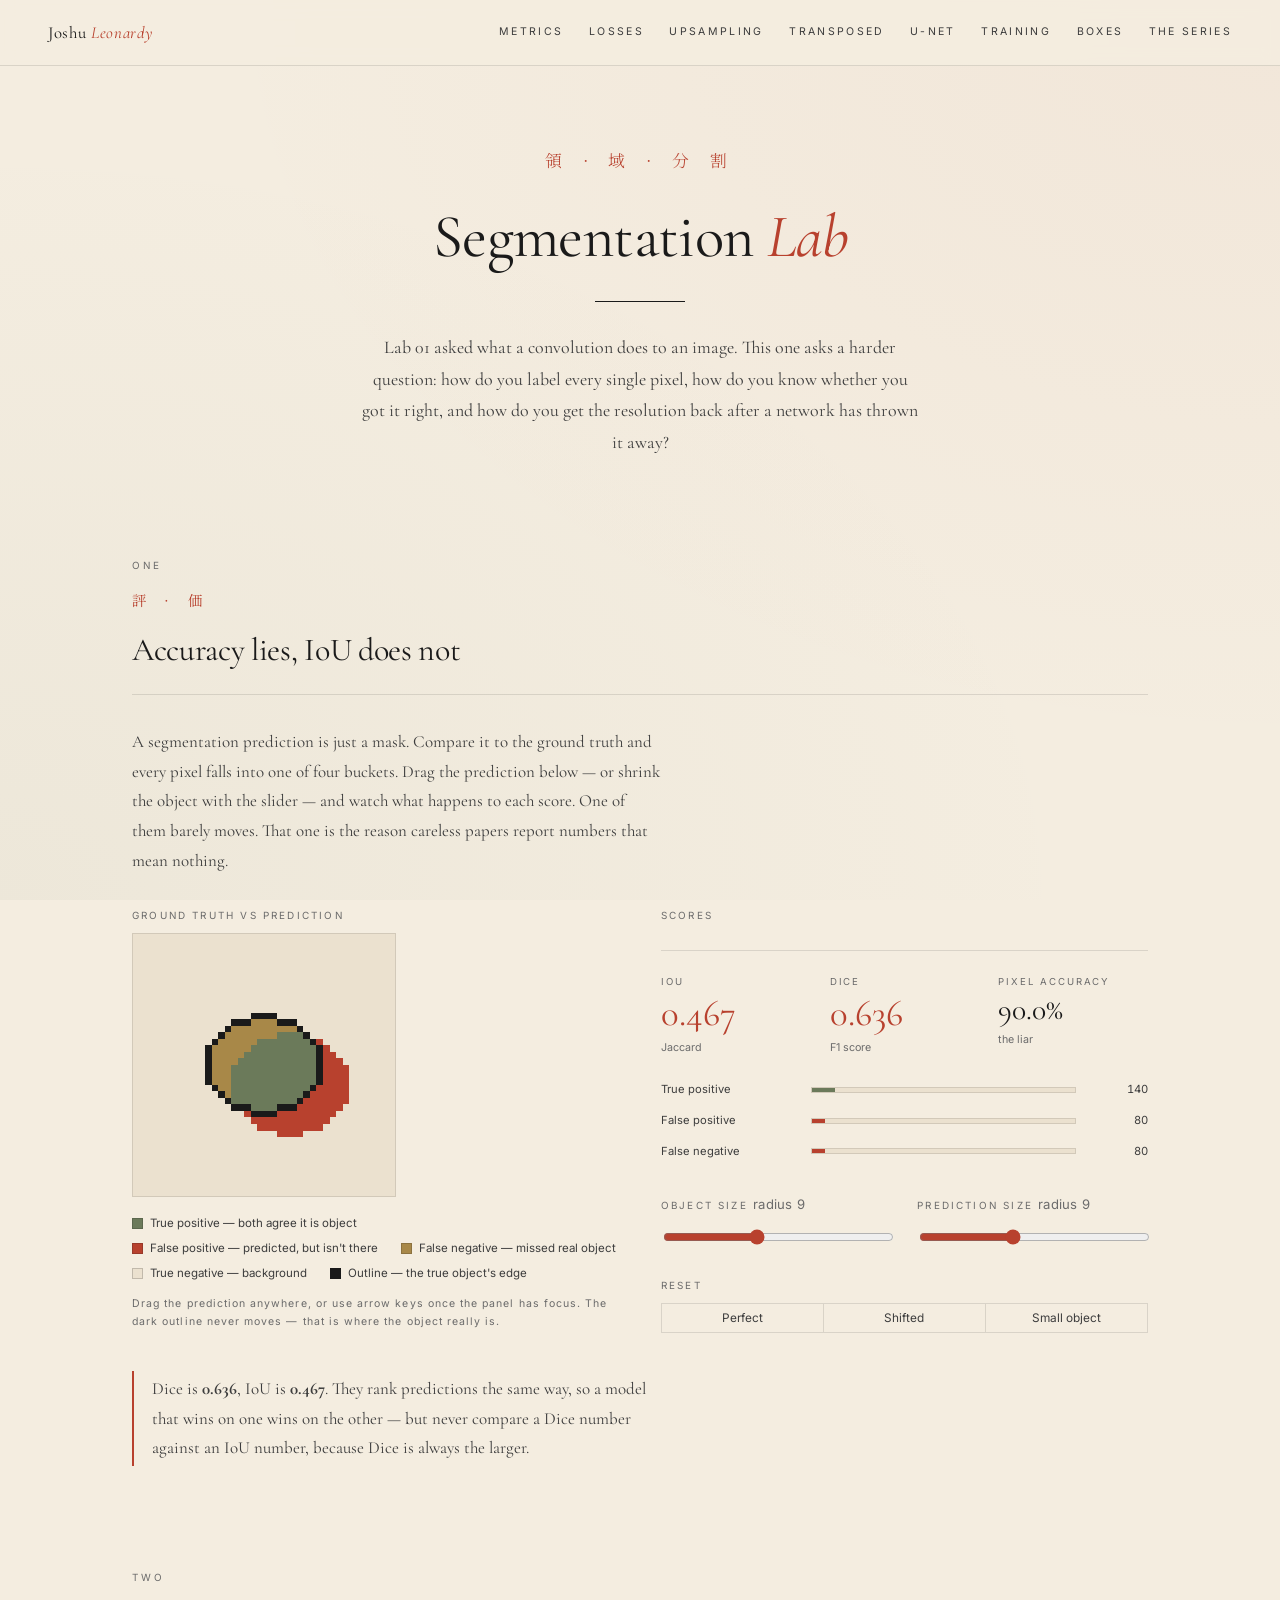
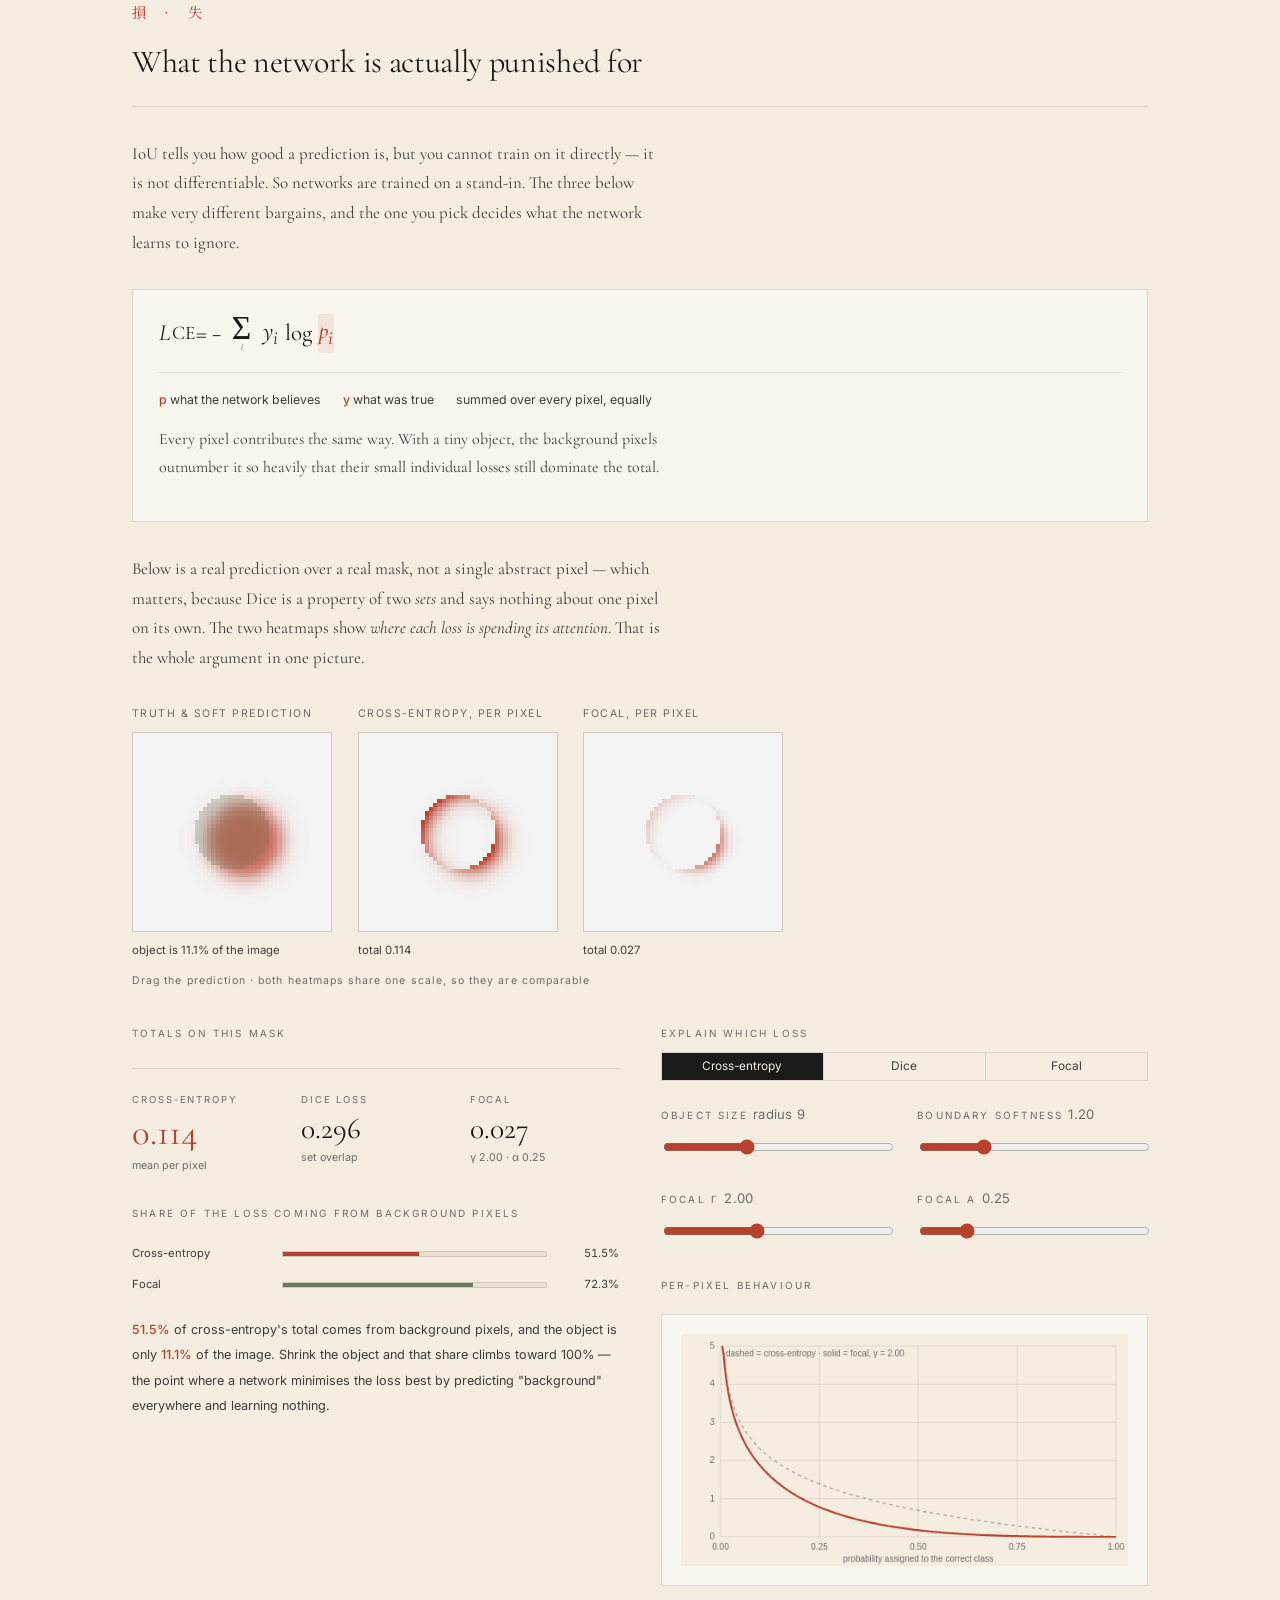
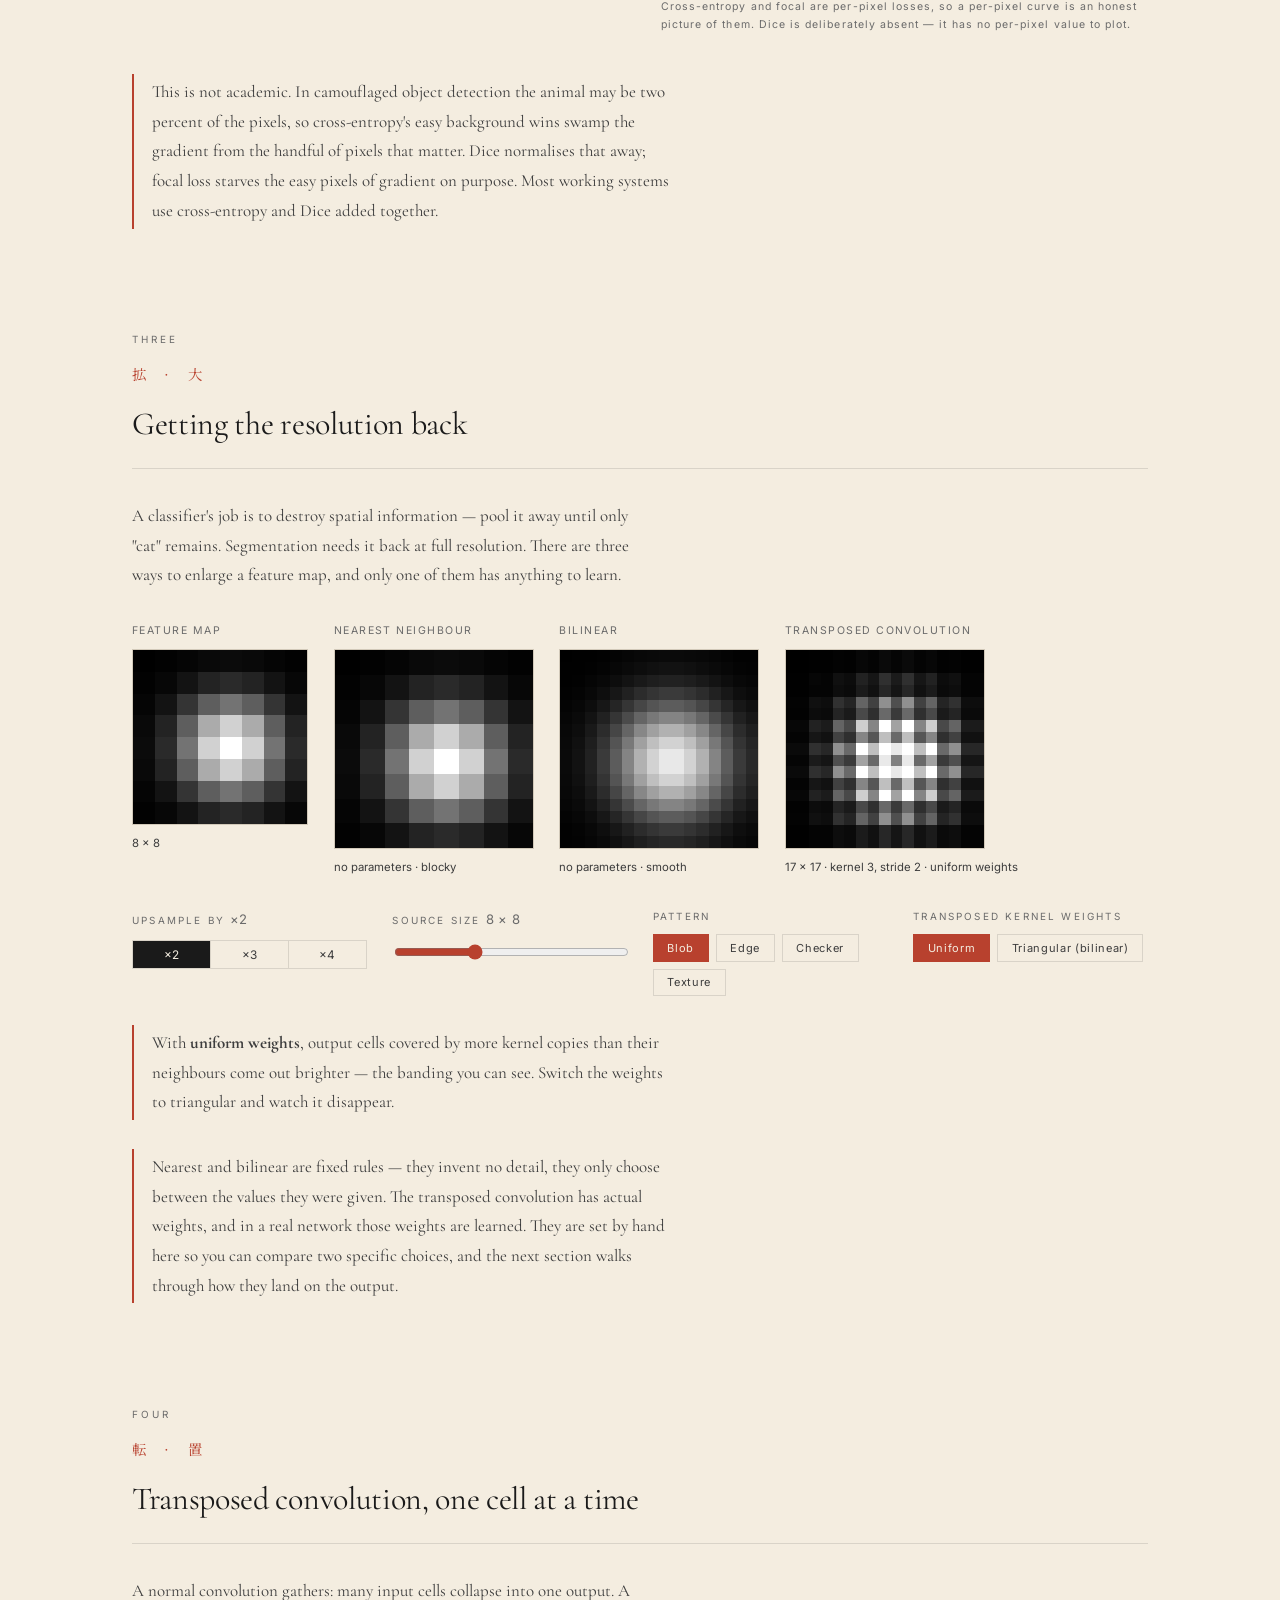
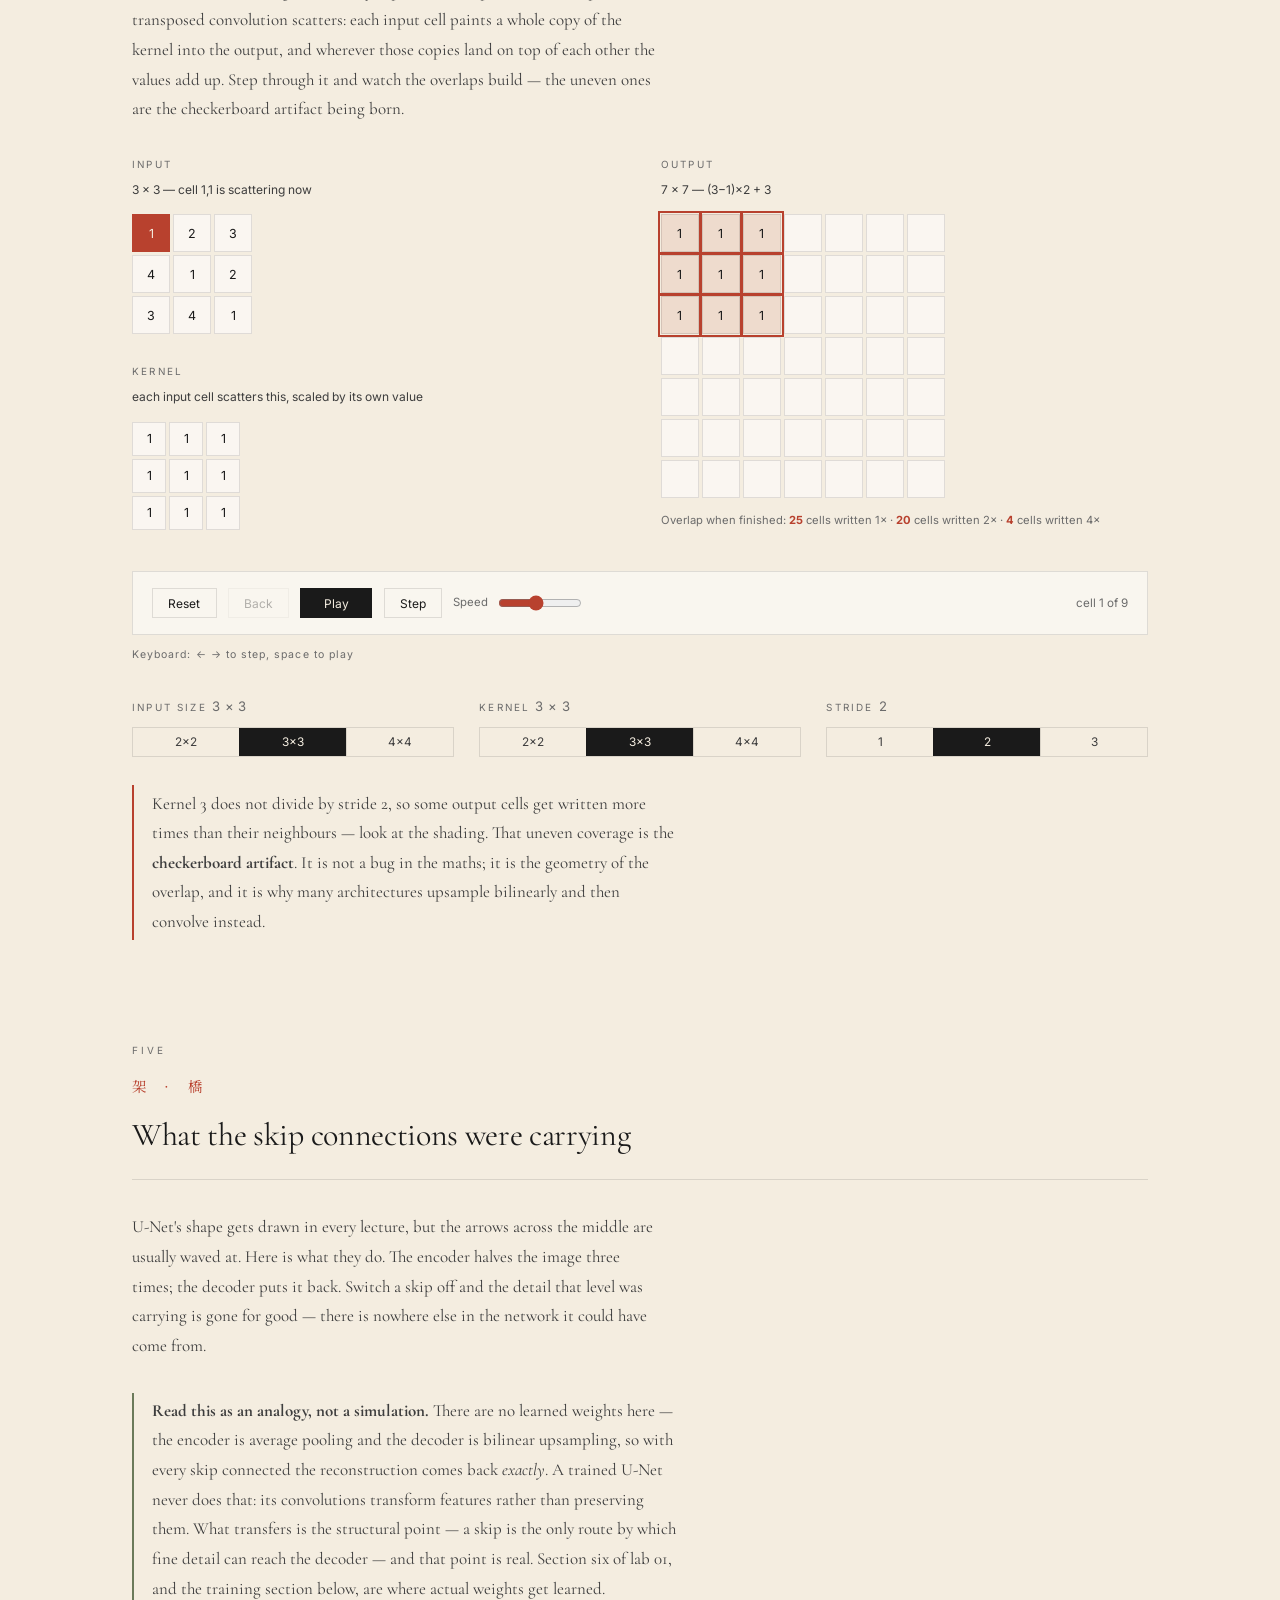
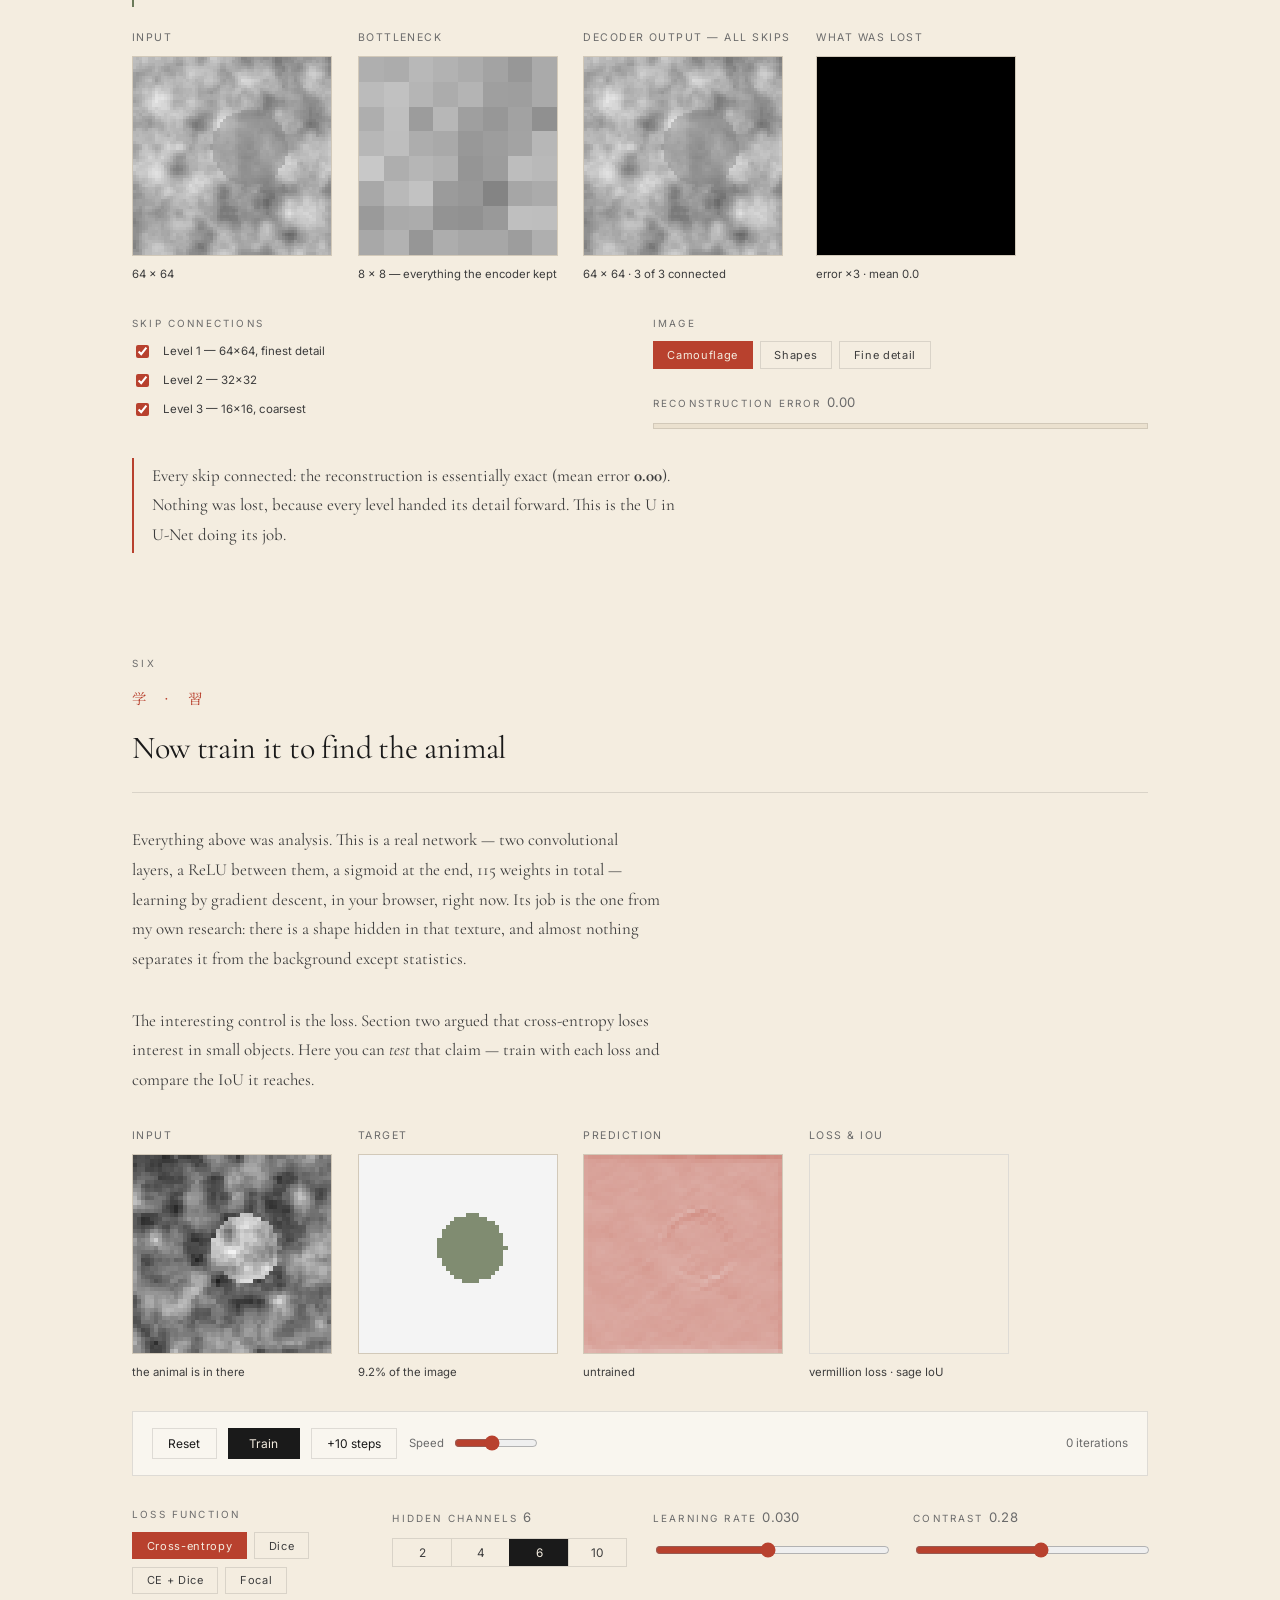
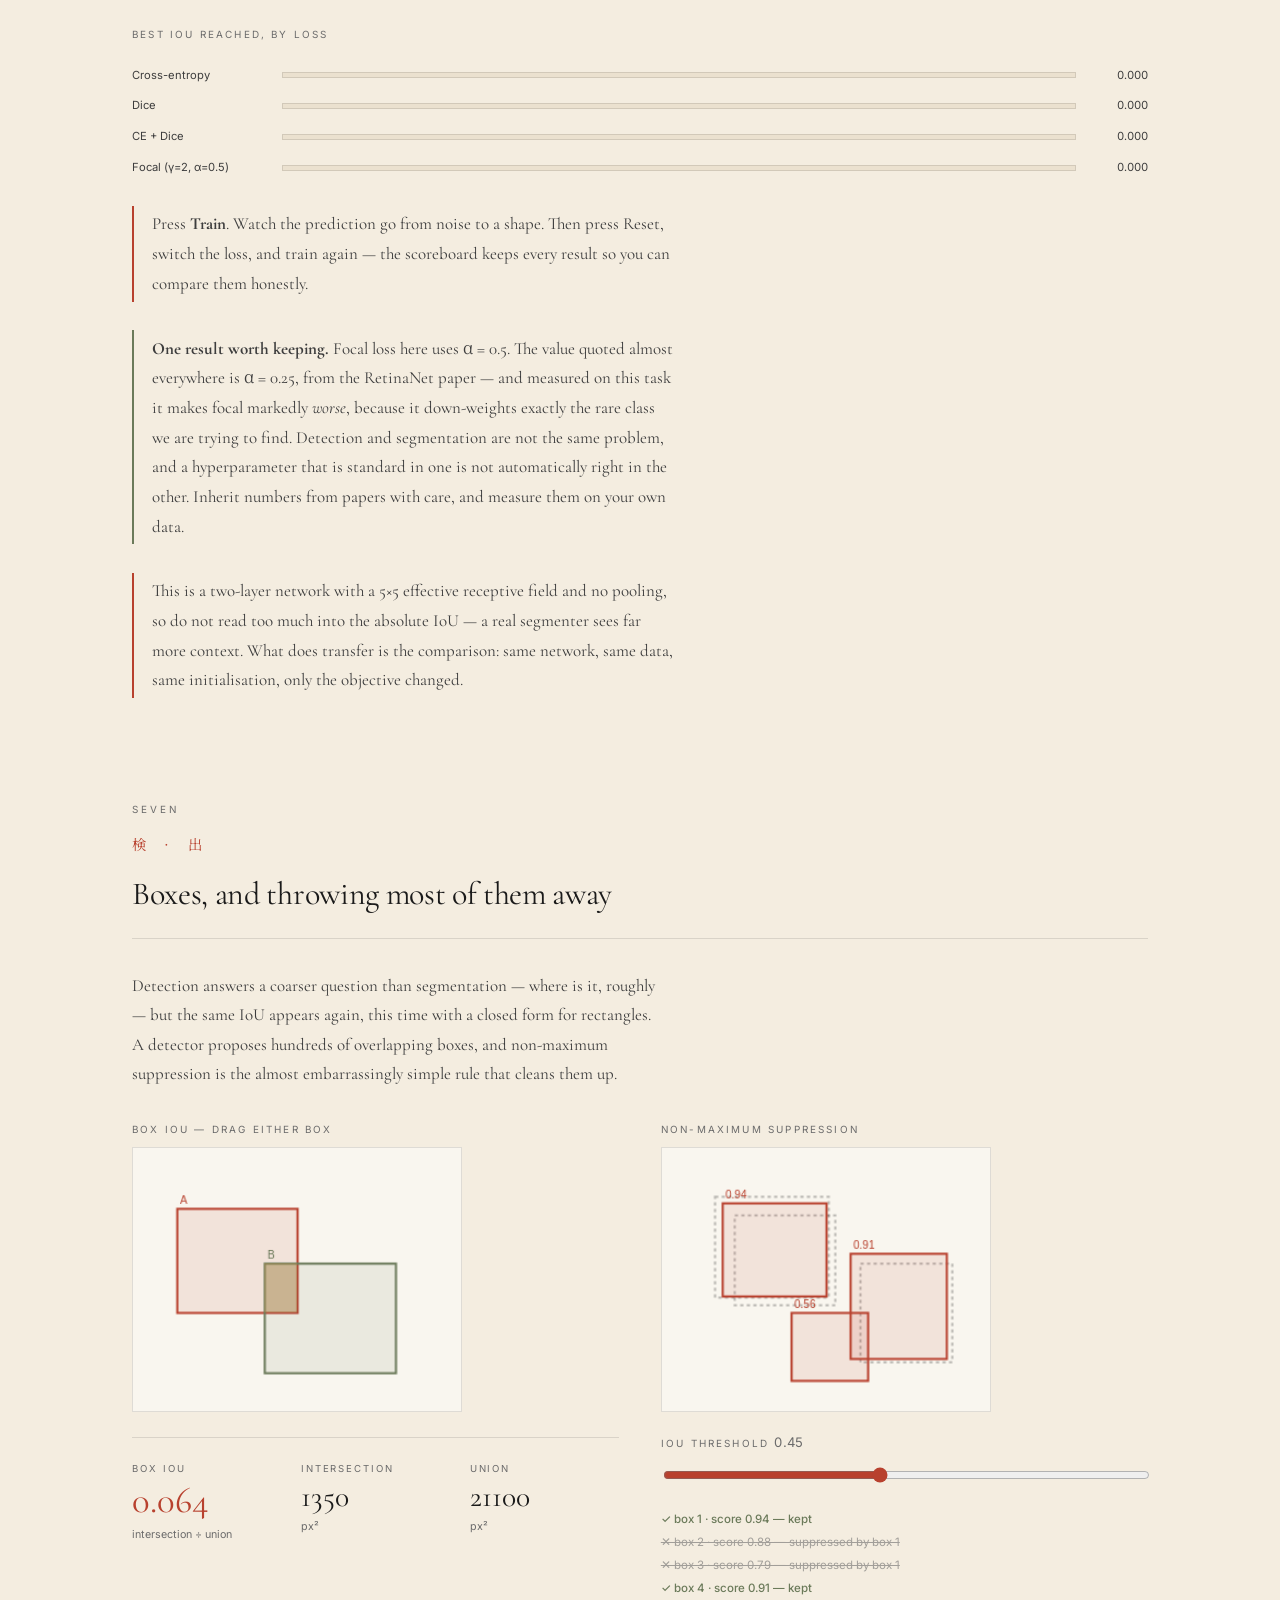
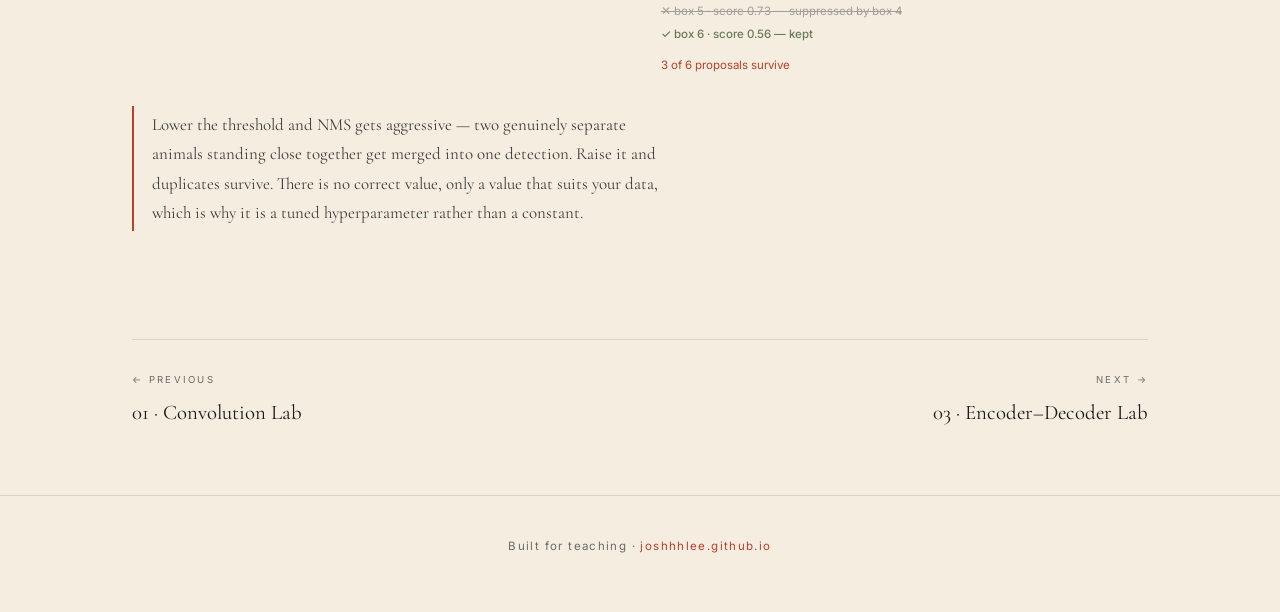
<file: projects/segmentation-lab.html>
<!DOCTYPE html>
<html lang="en">
<head>
<meta charset="UTF-8" />
<meta name="viewport" content="width=device-width, initial-scale=1.0" />
<title>Segmentation Lab — Joshu Leonardy</title>
<meta name="description" content="An interactive lab for learning image segmentation — IoU and Dice, the losses that train a network, upsampling, transposed convolution, U-Net skip connections, and non-maximum suppression." />
<link rel="preconnect" href="https://fonts.googleapis.com">
<link rel="preconnect" href="https://fonts.gstatic.com" crossorigin>
<link href="https://fonts.googleapis.com/css2?family=Cormorant+Garamond:ital,wght@0,300;0,400;0,500;0,600;1,300&family=Noto+Serif+JP:wght@300;400;500;700&family=Inter:wght@300;400;500&display=swap" rel="stylesheet">
<link rel="stylesheet" href="../assets/lab.css">
<style>
  /* ── lab 02 specific ── */
  .sw.tp{background:#6b7a5a}.sw.fp{background:#b8412e}
  .sw.fn{background:#a88848}.sw.tn{background:#ebe1cf}
  .sw.gt{background:#1a1a1a}





  .skip-toggles{display:flex;flex-direction:column;gap:.55rem;margin-top:.4rem}
  .skip-toggle{display:flex;align-items:center;gap:.7rem;font-family:'Inter',sans-serif;
    font-size:.72rem;color:var(--ink-soft);cursor:pointer}
  .skip-toggle input{accent-color:var(--vermillion);width:auto;cursor:pointer}

  .overlap{font-family:'Inter',sans-serif;font-size:.7rem;color:var(--ink-light);margin-top:.8rem}
  .cell.acc1{background:rgba(184,65,46,.10)}
  .cell.acc2{background:rgba(184,65,46,.26)}
  .cell.acc3{background:rgba(184,65,46,.42);color:var(--ink)}
  .cell.writing{outline:2px solid var(--vermillion);outline-offset:1px}

  .boxlist{font-family:'Inter',sans-serif;font-size:.72rem;line-height:2;color:var(--ink-soft);margin-top:1rem}
  .boxlist .kept{color:var(--sage);font-weight:500}
  .boxlist .killed{color:var(--ink-light);text-decoration:line-through;opacity:.6}

  @media(max-width:820px){
    .cmp .imgblock canvas,.cmp .imgblock.wide canvas{width:min(200px,42vw);height:min(200px,42vw)}
    .bar-row{grid-template-columns:6.5rem 1fr 3rem}
  }
</style>
</head>
<body>

<header class="top-bar">
  <a class="brand" href="../index.html">Joshu <em>Leonardy</em></a>
  <nav class="nav-links">
    <a href="#metrics">Metrics</a><a href="#losses">Losses</a>
    <a href="#upsample">Upsampling</a><a href="#transposed">Transposed</a>
    <a href="#unet">U-Net</a><a href="#train">Training</a><a href="#boxes">Boxes</a>
    <a href="labs.html">The Series</a>
  </nav>
</header>

<div class="container">

  <section class="hero">
    <div class="hero-kanji">領 · 域 · 分 割</div>
    <h1>Segmentation <em>Lab</em></h1>
    <div class="hero-divider"></div>
    <p>
      Lab 01 asked what a convolution does to an image. This one asks a harder question:
      how do you label every single pixel, how do you know whether you got it right, and
      how do you get the resolution back after a network has thrown it away?
    </p>
  </section>

  <!-- ════════ 01 METRICS ════════ -->
  <section id="metrics">
    <div class="section-heading reveal">
      <span class="section-num">One</span>
      <div class="section-heading-kanji">評 · 価</div>
      <h2 class="section-heading-text">Accuracy lies, IoU does not</h2>
      <div class="section-heading-rule"></div>
    </div>

    <p class="lede reveal d1">
      A segmentation prediction is just a mask. Compare it to the ground truth and every pixel
      falls into one of four buckets. Drag the prediction below — or shrink the object with the
      slider — and watch what happens to each score. One of them barely moves. That one is the
      reason careless papers report numbers that mean nothing.
    </p>

    <div class="stage">
      <div class="panel">
        <span class="label">Ground truth vs prediction</span>
        <canvas id="m-canvas" class="draggable" width="240" height="240"
                style="width:264px;height:264px;display:block;border:1px solid var(--line);
                       background:var(--paper-dark);image-rendering:pixelated"
                aria-label="Drag to move the predicted mask"></canvas>
        <div class="legend">
          <span><i class="sw tp"></i>True positive &mdash; both agree it is object</span>
          <span><i class="sw fp"></i>False positive &mdash; predicted, but isn't there</span>
          <span><i class="sw fn"></i>False negative &mdash; missed real object</span>
          <span><i class="sw tn"></i>True negative &mdash; background</span>
          <span><i class="sw gt"></i>Outline &mdash; the true object's edge</span>
        </div>
        <p class="drag-hint">
          Drag the prediction anywhere, or use arrow keys once the panel has focus.
          The dark outline never moves &mdash; that is where the object really is.
        </p>
      </div>

      <div class="panel">
        <span class="label">Scores</span>
        <div class="scoreboard" id="m-scores"></div>
        <div class="bars" id="m-bars"></div>
        <div class="controls" style="margin-top:2rem">
          <div>
            <span class="label">Object size <span class="mono" id="m-r-val"></span></span>
            <input type="range" id="m-r" min="3" max="18" value="9" aria-label="Object size">
          </div>
          <div>
            <span class="label">Prediction size <span class="mono" id="m-pr-val"></span></span>
            <input type="range" id="m-pr" min="3" max="18" value="9" aria-label="Prediction size">
          </div>
          <div style="grid-column:1/-1">
            <span class="label">Reset</span>
            <div class="seg" id="m-preset"></div>
          </div>
        </div>
      </div>
    </div>

    <div class="note reveal" id="m-verdict"></div>
  </section>

  <!-- ════════ 02 LOSSES ════════ -->
  <section id="losses">
    <div class="section-heading reveal">
      <span class="section-num">Two</span>
      <div class="section-heading-kanji">損 · 失</div>
      <h2 class="section-heading-text">What the network is actually punished for</h2>
      <div class="section-heading-rule"></div>
    </div>

    <p class="lede reveal d1">
      IoU tells you how good a prediction is, but you cannot train on it directly — it is not
      differentiable. So networks are trained on a stand-in. The three below make very different
      bargains, and the one you pick decides what the network learns to ignore.
    </p>

    <div class="eqbox reveal d2">
      <div class="eqmath" id="loss-eq"></div>
      <div class="eqkey" id="loss-key"></div>
      <p class="eqgloss" id="loss-gloss"></p>
    </div>

    <p class="lede reveal d2">
      Below is a real prediction over a real mask, not a single abstract pixel — which matters,
      because Dice is a property of two <em>sets</em> and says nothing about one pixel on its own.
      The two heatmaps show <em>where each loss is spending its attention</em>. That is the whole
      argument in one picture.
    </p>

    <div class="cmp">
      <div class="imgblock wide">
        <span class="cap">Truth &amp; soft prediction</span>
        <canvas id="l-mask" class="draggable" aria-label="Drag to move the predicted mask"></canvas>
        <span class="dim" id="l-mask-dim"></span>
      </div>
      <div class="imgblock wide">
        <span class="cap">Cross-entropy, per pixel</span>
        <canvas id="l-ce-map"></canvas>
        <span class="dim" id="l-ce-dim"></span>
      </div>
      <div class="imgblock wide">
        <span class="cap">Focal, per pixel</span>
        <canvas id="l-fl-map"></canvas>
        <span class="dim" id="l-fl-dim"></span>
      </div>
    </div>
    <p class="drag-hint">Drag the prediction · both heatmaps share one scale, so they are comparable</p>

    <div class="stage" style="margin-top:2.2rem">
      <div class="panel">
        <span class="label">Totals on this mask</span>
        <div class="scoreboard" id="l-scores"></div>

        <span class="label" style="margin-top:1.8rem">
          Share of the loss coming from background pixels
        </span>
        <div class="bars" id="l-share"></div>
        <p class="readout" id="l-note" style="margin-top:1.4rem"></p>
      </div>

      <div class="panel">
        <span class="label">Explain which loss</span>
        <div class="seg" id="l-pick"></div>

        <div class="controls" style="margin-top:1.4rem">
          <div>
            <span class="label">Object size <span class="mono" id="l-r-val"></span></span>
            <input type="range" id="l-r" min="3" max="20" value="9" aria-label="Object size">
          </div>
          <div>
            <span class="label">Boundary softness <span class="mono" id="l-soft-val"></span></span>
            <input type="range" id="l-soft" min="2" max="40" value="12" aria-label="Boundary softness">
          </div>
          <div>
            <span class="label">Focal γ <span class="mono" id="l-g-val"></span></span>
            <input type="range" id="l-gamma" min="0" max="50" value="20" aria-label="Focal γ">
          </div>
          <div>
            <span class="label">Focal α <span class="mono" id="l-a-val"></span></span>
            <input type="range" id="l-alpha" min="10" max="90" value="25" aria-label="Focal α">
          </div>
        </div>

        <span class="label" style="margin-top:1.8rem">Per-pixel behaviour</span>
        <div class="curve-wrap">
          <canvas id="l-curve" width="520" height="270"></canvas>
        </div>
        <p class="drag-hint">
          Cross-entropy and focal are per-pixel losses, so a per-pixel curve is an honest picture
          of them. Dice is deliberately absent — it has no per-pixel value to plot.
        </p>
      </div>
    </div>

    <div class="note reveal">
      This is not academic. In camouflaged object detection the animal may be two percent of the
      pixels, so cross-entropy's easy background wins swamp the gradient from the handful of pixels
      that matter. Dice normalises that away; focal loss starves the easy pixels of gradient on
      purpose. Most working systems use cross-entropy and Dice added together.
    </div>
  </section>

  <!-- ════════ 03 UPSAMPLING ════════ -->
  <section id="upsample">
    <div class="section-heading reveal">
      <span class="section-num">Three</span>
      <div class="section-heading-kanji">拡 · 大</div>
      <h2 class="section-heading-text">Getting the resolution back</h2>
      <div class="section-heading-rule"></div>
    </div>

    <p class="lede reveal d1">
      A classifier's job is to destroy spatial information — pool it away until only "cat" remains.
      Segmentation needs it back at full resolution. There are three ways to enlarge a feature map,
      and only one of them has anything to learn.
    </p>

    <div class="cmp">
      <div class="imgblock">
        <span class="cap">Feature map</span>
        <canvas id="u-src"></canvas>
        <span class="dim" id="u-src-dim"></span>
      </div>
      <div class="imgblock wide">
        <span class="cap">Nearest neighbour</span>
        <canvas id="u-near"></canvas>
        <span class="dim">no parameters · blocky</span>
      </div>
      <div class="imgblock wide">
        <span class="cap">Bilinear</span>
        <canvas id="u-bilin"></canvas>
        <span class="dim">no parameters · smooth</span>
      </div>
      <div class="imgblock wide">
        <span class="cap">Transposed convolution</span>
        <canvas id="u-trans"></canvas>
        <span class="dim" id="u-trans-dim">learnable</span>
      </div>
    </div>

    <div class="controls">
      <div>
        <span class="label">Upsample by <span class="mono" id="u-s-val"></span></span>
        <div class="seg" id="u-s-seg"></div>
      </div>
      <div>
        <span class="label">Source size <span class="mono" id="u-n-val"></span></span>
        <input type="range" id="u-n" min="4" max="16" value="8" aria-label="Source size">
      </div>
      <div>
        <span class="label">Pattern</span>
        <div class="chiprow" id="u-pick"></div>
      </div>
      <div>
        <span class="label">Transposed kernel weights</span>
        <div class="chiprow" id="u-kpick"></div>
      </div>
    </div>

    <div class="note" id="u-verdict"></div>

    <div class="note">
      Nearest and bilinear are fixed rules — they invent no detail, they only choose between the
      values they were given. The transposed convolution has actual weights, and in a real network
      those weights are learned. They are set by hand here so you can compare two specific choices,
      and the next section walks through how they land on the output.
    </div>
  </section>

  <!-- ════════ 04 TRANSPOSED ════════ -->
  <section id="transposed">
    <div class="section-heading reveal">
      <span class="section-num">Four</span>
      <div class="section-heading-kanji">転 · 置</div>
      <h2 class="section-heading-text">Transposed convolution, one cell at a time</h2>
      <div class="section-heading-rule"></div>
    </div>

    <p class="lede reveal d1">
      A normal convolution gathers: many input cells collapse into one output. A transposed
      convolution scatters: each input cell paints a whole copy of the kernel into the output,
      and wherever those copies land on top of each other the values add up. Step through it and
      watch the overlaps build — the uneven ones are the checkerboard artifact being born.
    </p>

    <div class="stage">
      <div class="panel">
        <h3>Input</h3>
        <p class="sub" id="t-in-sub"></p>
        <div class="gridwrap"><div class="grid" id="t-in"></div></div>
        <div class="kernel">
          <h3>Kernel</h3>
          <p class="sub">each input cell scatters this, scaled by its own value</p>
          <div class="grid" id="t-k"></div>
        </div>
      </div>
      <div class="panel">
        <h3>Output</h3>
        <p class="sub" id="t-out-sub"></p>
        <div class="gridwrap"><div class="grid" id="t-out"></div></div>
        <p class="overlap" id="t-overlap"></p>
      </div>
    </div>

    <div class="transport">
      <button type="button" id="t-reset">Reset</button>
      <button type="button" id="t-prev">Back</button>
      <button type="button" class="play" id="t-play">Play</button>
      <button type="button" id="t-next">Step</button>
      <div class="speed">
        <label for="t-speed">Speed</label>
        <input type="range" id="t-speed" min="1" max="10" value="5">
      </div>
      <span class="counter" id="t-counter"></span>
    </div>
    <p class="drag-hint">Keyboard: ← → to step, space to play</p>

    <div class="controls">
      <div>
        <span class="label">Input size <span class="mono" id="t-n-val"></span></span>
        <div class="seg" id="t-n-seg"></div>
      </div>
      <div>
        <span class="label">Kernel <span class="mono" id="t-k-val"></span></span>
        <div class="seg" id="t-k-seg"></div>
      </div>
      <div>
        <span class="label">Stride <span class="mono" id="t-s-val"></span></span>
        <div class="seg" id="t-s-seg"></div>
      </div>
    </div>

    <div class="note" id="t-verdict"></div>
  </section>

  <!-- ════════ 05 U-NET ════════ -->
  <section id="unet">
    <div class="section-heading reveal">
      <span class="section-num">Five</span>
      <div class="section-heading-kanji">架 · 橋</div>
      <h2 class="section-heading-text">What the skip connections were carrying</h2>
      <div class="section-heading-rule"></div>
    </div>

    <p class="lede reveal d1">
      U-Net's shape gets drawn in every lecture, but the arrows across the middle are usually
      waved at. Here is what they do. The encoder halves the image three times; the decoder puts
      it back. Switch a skip off and the detail that level was carrying is gone for good —
      there is nowhere else in the network it could have come from.
    </p>

    <div class="note reveal d2" style="border-left-color:var(--sage)">
      <strong>Read this as an analogy, not a simulation.</strong> There are no learned weights here —
      the encoder is average pooling and the decoder is bilinear upsampling, so with every skip
      connected the reconstruction comes back <em>exactly</em>. A trained U-Net never does that:
      its convolutions transform features rather than preserving them. What transfers is the
      structural point — a skip is the only route by which fine detail can reach the decoder —
      and that point is real. Section six of lab 01, and the training section below, are where
      actual weights get learned.
    </div>

    <div class="cmp">
      <div class="imgblock wide">
        <span class="cap">Input</span>
        <canvas id="n-in"></canvas>
        <span class="dim">64 × 64</span>
      </div>
      <div class="imgblock wide">
        <span class="cap">Bottleneck</span>
        <canvas id="n-bott"></canvas>
        <span class="dim">8 × 8 — everything the encoder kept</span>
      </div>
      <div class="imgblock wide">
        <span class="cap" id="n-out-cap">Decoder output</span>
        <canvas id="n-out"></canvas>
        <span class="dim" id="n-out-dim"></span>
      </div>
      <div class="imgblock wide">
        <span class="cap">What was lost</span>
        <canvas id="n-err"></canvas>
        <span class="dim" id="n-err-dim"></span>
      </div>
    </div>

    <div class="controls">
      <div>
        <span class="label">Skip connections</span>
        <div class="skip-toggles">
          <label class="skip-toggle"><input type="checkbox" id="n-s1" checked> Level 1 — 64×64, finest detail</label>
          <label class="skip-toggle"><input type="checkbox" id="n-s2" checked> Level 2 — 32×32</label>
          <label class="skip-toggle"><input type="checkbox" id="n-s3" checked> Level 3 — 16×16, coarsest</label>
        </div>
      </div>
      <div>
        <span class="label">Image</span>
        <div class="chiprow" id="n-pick"></div>
        <span class="label" style="margin-top:1.4rem">Reconstruction error <span class="mono" id="n-mae"></span></span>
        <div class="bar-track"><div class="bar-fill" id="n-mae-bar" style="width:0"></div></div>
      </div>
    </div>

    <div class="note" id="n-verdict"></div>
  </section>

  <!-- ════════ 06 TRAINING ════════ -->
  <section id="train">
    <div class="section-heading reveal">
      <span class="section-num">Six</span>
      <div class="section-heading-kanji">学 · 習</div>
      <h2 class="section-heading-text">Now train it to find the animal</h2>
      <div class="section-heading-rule"></div>
    </div>

    <p class="lede reveal d1">
      Everything above was analysis. This is a real network — two convolutional layers, a ReLU
      between them, a sigmoid at the end, <span id="tr-params"></span> weights in total — learning
      by gradient descent, in your browser, right now. Its job is the one from my own research:
      there is a shape hidden in that texture, and almost nothing separates it from the background
      except statistics.
    </p>

    <p class="lede reveal d2">
      The interesting control is the loss. Section two argued that cross-entropy loses interest in
      small objects. Here you can <em>test</em> that claim — train with each loss and compare the
      IoU it reaches.
    </p>

    <div class="cmp">
      <div class="imgblock wide">
        <span class="cap">Input</span>
        <canvas id="tr-x"></canvas>
        <span class="dim">the animal is in there</span>
      </div>
      <div class="imgblock wide">
        <span class="cap">Target</span>
        <canvas id="tr-y"></canvas>
        <span class="dim" id="tr-y-dim"></span>
      </div>
      <div class="imgblock wide">
        <span class="cap">Prediction</span>
        <canvas id="tr-p"></canvas>
        <span class="dim" id="tr-p-dim"></span>
      </div>
      <div class="imgblock wide">
        <span class="cap">Loss &amp; IoU</span>
        <canvas id="tr-curve" width="200" height="200"
                style="image-rendering:auto;background:var(--card)"></canvas>
        <span class="dim" id="tr-curve-dim">vermillion loss · sage IoU</span>
      </div>
    </div>

    <div class="transport">
      <button type="button" id="tr-reset">Reset</button>
      <button type="button" class="play" id="tr-play">Train</button>
      <button type="button" id="tr-step">+10 steps</button>
      <div class="speed">
        <label for="tr-speed">Speed</label>
        <input type="range" id="tr-speed" min="1" max="10" value="5">
      </div>
      <span class="counter" id="tr-counter"></span>
    </div>

    <div class="controls">
      <div>
        <span class="label">Loss function</span>
        <div class="chiprow" id="tr-loss"></div>
      </div>
      <div>
        <span class="label">Hidden channels <span class="mono" id="tr-c-val"></span></span>
        <div class="seg" id="tr-c-seg"></div>
      </div>
      <div>
        <span class="label">Learning rate <span class="mono" id="tr-lr-val"></span></span>
        <input type="range" id="tr-lr" min="2" max="60" value="30" aria-label="Learning rate">
      </div>
      <div>
        <span class="label">Contrast <span class="mono" id="tr-d-val"></span></span>
        <input type="range" id="tr-d" min="8" max="45" value="28" aria-label="Contrast">
      </div>
    </div>

    <span class="label" style="margin-top:2rem">Best IoU reached, by loss</span>
    <div class="bars" id="tr-board"></div>

    <div class="note" id="tr-verdict"></div>

    <div class="note" style="border-left-color:var(--sage)">
      <strong>One result worth keeping.</strong> Focal loss here uses α = 0.5. The value quoted
      almost everywhere is α = 0.25, from the RetinaNet paper — and measured on this task it makes
      focal markedly <em>worse</em>, because it down-weights exactly the rare class we are trying
      to find. Detection and segmentation are not the same problem, and a hyperparameter that is
      standard in one is not automatically right in the other. Inherit numbers from papers with
      care, and measure them on your own data.
    </div>

    <div class="note">
      This is a two-layer network with a 5×5 effective receptive field and no pooling, so do not
      read too much into the absolute IoU — a real segmenter sees far more context. What does
      transfer is the comparison: same network, same data, same initialisation, only the objective
      changed.
    </div>
  </section>

  <!-- ════════ 07 BOXES ════════ -->
  <section id="boxes">
    <div class="section-heading reveal">
      <span class="section-num">Seven</span>
      <div class="section-heading-kanji">検 · 出</div>
      <h2 class="section-heading-text">Boxes, and throwing most of them away</h2>
      <div class="section-heading-rule"></div>
    </div>

    <p class="lede reveal d1">
      Detection answers a coarser question than segmentation — where is it, roughly — but the
      same IoU appears again, this time with a closed form for rectangles. A detector proposes
      hundreds of overlapping boxes, and non-maximum suppression is the almost embarrassingly
      simple rule that cleans them up.
    </p>

    <div class="stage">
      <div class="panel">
        <span class="label">Box IoU — drag either box</span>
        <canvas id="b-iou" class="draggable" width="300" height="240"
                style="width:100%;max-width:330px;height:auto;display:block;
                       border:1px solid var(--line);background:var(--card)"
                aria-label="Drag either box to change their overlap"></canvas>
        <div class="scoreboard" id="b-scores"></div>
      </div>

      <div class="panel">
        <span class="label">Non-maximum suppression</span>
        <canvas id="b-nms" width="300" height="240"
                style="width:100%;max-width:330px;height:auto;display:block;
                       border:1px solid var(--line);background:var(--card)"></canvas>
        <span class="label" style="margin-top:1.2rem">
          IoU threshold <span class="mono" id="b-t-val"></span>
        </span>
        <input type="range" id="b-thresh" min="5" max="95" value="45" aria-label="IoU threshold">
        <div class="boxlist" id="b-list"></div>
      </div>
    </div>

    <div class="note">
      Lower the threshold and NMS gets aggressive — two genuinely separate animals standing close
      together get merged into one detection. Raise it and duplicates survive. There is no correct
      value, only a value that suits your data, which is why it is a tuned hyperparameter rather
      than a constant.
    </div>
  </section>

  <!-- ════════ PAGER ════════ -->
  <nav class="lab-pager">
    <a href="convolution-lab.html" class="prev">
      <span class="pager-dir">← Previous</span>
      <span class="pager-title">01 · Convolution Lab</span>
    </a>
    <a href="encoder-decoder-lab.html" class="next">
      <span class="pager-dir">Next →</span>
      <span class="pager-title">03 · Encoder–Decoder Lab</span>
    </a>
  </nav>

</div>

<footer class="lab-footer">
  <div class="container">
    <p>Built for teaching · <a href="../index.html">joshhhlee.github.io</a></p>
  </div>
</footer>

<script src="../assets/lab.js"></script>
<script>
/* ═══════════ 01 — metrics ═══════════ */
/* Starts deliberately imperfect. A perfectly overlapping prediction has no false positives
   and no false negatives, so two of the four colours in the legend would be empty and the
   panel would demonstrate nothing until the reader thought to drag it. */
const M = { N: 40, gt: null, r: 9, pr: 9, dx: 4, dy: 3 };
const mCan = document.getElementById('m-canvas');

function disc(N, cx, cy, r) {
  const a = new Float32Array(N * N);
  for (let y = 0; y < N; y++) for (let x = 0; x < N; x++) {
    // squashed slightly so it reads as a shape, not a test pattern
    const d = Math.hypot((x - cx) * 1.0, (y - cy) * 1.18);
    a[y * N + x] = d <= r ? 1 : 0;
  }
  return a;
}
function mBuild() {
  const N = M.N;
  M.gt = disc(N, N / 2 - 0.5, N / 2 - 0.5, M.r);
  M.pred = disc(N, N / 2 - 0.5 + M.dx, N / 2 - 0.5 + M.dy, M.pr);
}
function mStats() {
  let tp = 0, fp = 0, fn = 0, tn = 0;
  for (let i = 0; i < M.N * M.N; i++) {
    const g = M.gt[i], p = M.pred[i];
    if (g && p) tp++; else if (!g && p) fp++; else if (g && !p) fn++; else tn++;
  }
  const total = M.N * M.N;
  return {
    tp, fp, fn, tn, total,
    iou: tp + fp + fn ? tp / (tp + fp + fn) : 1,
    dice: 2 * tp + fp + fn ? (2 * tp) / (2 * tp + fp + fn) : 1,
    acc: (tp + tn) / total,
    frac: (tp + fn) / total
  };
}
function mRender() {
  const N = M.N, ctx = mCan.getContext('2d');
  mCan.width = N; mCan.height = N;
  const img = ctx.createImageData(N, N);
  const C = { tp: [107, 122, 90], fp: [184, 65, 46], fn: [168, 136, 72], tn: [235, 225, 207] };
  // is this a ground-truth edge pixel? drawn dark so truth stays locatable however far
  // the prediction is dragged away from it
  const gtEdge = (x, y) => {
    if (!M.gt[y * N + x]) return false;
    for (const [ox, oy] of [[1, 0], [-1, 0], [0, 1], [0, -1]]) {
      const nx = x + ox, ny = y + oy;
      if (nx < 0 || ny < 0 || nx >= N || ny >= N) return true;
      if (!M.gt[ny * N + nx]) return true;
    }
    return false;
  };
  for (let y = 0; y < N; y++) for (let x = 0; x < N; x++) {
    const i = y * N + x, g = M.gt[i], p = M.pred[i];
    let c = g && p ? C.tp : (!g && p ? C.fp : (g && !p ? C.fn : C.tn));
    if (gtEdge(x, y)) c = [26, 26, 26];
    img.data[i * 4] = c[0]; img.data[i * 4 + 1] = c[1]; img.data[i * 4 + 2] = c[2]; img.data[i * 4 + 3] = 255;
  }
  ctx.putImageData(img, 0, 0);

  const s = mStats();
  document.getElementById('m-scores').innerHTML =
    score('IoU', f3(s.iou), 'Jaccard', true) +
    score('Dice', f3(s.dice), 'F1 score', true) +
    score('Pixel accuracy', pct(s.acc), 'the liar');
  document.getElementById('m-bars').innerHTML =
    bar('True positive', s.tp, s.total, 'sage') +
    bar('False positive', s.fp, s.total) +
    bar('False negative', s.fn, s.total);

  document.getElementById('m-r-val').textContent = `radius ${M.r}`;
  document.getElementById('m-pr-val').textContent = `radius ${M.pr}`;

  // The lesson, stated back to the reader in whatever situation they've created
  const v = document.getElementById('m-verdict');
  if (s.frac < 0.06 && s.acc > 0.9 && s.iou < 0.55) {
    v.innerHTML = `The object is <b>${pct(s.frac)}</b> of the image. Pixel accuracy reads
      <b>${pct(s.acc)}</b> — which a network could beat by predicting "background" everywhere and
      learning nothing at all. IoU reads <b>${f3(s.iou)}</b> and is not fooled. This gap is the
      whole argument, and it only widens as the object gets smaller.`;
  } else if (s.iou > 0.85) {
    v.innerHTML = `Near-perfect overlap. Notice Dice (<b>${f3(s.dice)}</b>) sits above IoU
      (<b>${f3(s.iou)}</b>) — it always does, except when both are 0 or 1. Dice double-counts the
      intersection, so it is the more forgiving of the two. Papers quote whichever flatters them.`;
  } else if (s.fn > s.fp * 2.2) {
    v.innerHTML = `Mostly false negatives — the prediction is too small and is missing real object.
      A network trained on plain cross-entropy drifts here on purpose: predicting less is the safe
      way to avoid being punished for false positives.`;
  } else if (s.fp > s.fn * 2.2) {
    v.innerHTML = `Mostly false positives — the prediction has spilled past the object. IoU
      punishes this exactly as hard as missing the object, which is what makes it honest.`;
  } else {
    v.innerHTML = `Dice is <b>${f3(s.dice)}</b>, IoU is <b>${f3(s.iou)}</b>. They rank predictions
      the same way, so a model that wins on one wins on the other — but never compare a Dice number
      against an IoU number, because Dice is always the larger.`;
  }
}
/* score() and bar() now live in assets/lab.js */

// dragging the prediction (pointer or arrow keys)
const mSetOffset = dragMask(mCan, () => M.N, (dx, dy) => {
  M.dx = dx; M.dy = dy; mBuild(); mRender();
});

document.getElementById('m-r').addEventListener('input', e => {
  M.r = Number(e.target.value); mBuild(); mRender();
});
document.getElementById('m-pr').addEventListener('input', e => {
  M.pr = Number(e.target.value); mBuild(); mRender();
});
function mPresets() {
  seg('m-preset', ['perfect', 'shift', 'tiny'], null, k => {
    let ox = 0, oy = 0;
    if (k === 'perfect') { M.r = 9; M.pr = 9; ox = 0; oy = 0; }
    if (k === 'shift')   { M.r = 9; M.pr = 9; ox = 4; oy = 3; }
    if (k === 'tiny')    { M.r = 4; M.pr = 3; ox = 2; oy = 1; }
    document.getElementById('m-r').value = M.r;
    document.getElementById('m-pr').value = M.pr;
    mSetOffset(ox, oy);   // keeps the drag helper's own offset in sync
  }, ['Perfect', 'Shifted', 'Small object']);
}

/* ═══════════ 02 — losses, evaluated on a real mask ═══════════
   Cross-entropy and focal are per-pixel losses: each pixel has its own value, so a
   per-pixel curve and a per-pixel heatmap are both honest pictures of them.
   Dice is a property of two *sets* — there is no such thing as "the Dice of this pixel" —
   so it appears only as a total, never on the curve. */
const L = { which: 'ce', gamma: 2.0, alpha: 0.25, N: 48, r: 9, soft: 1.2, dx: 3, dy: 2 };
const lCan = document.getElementById('l-curve');
const lMaskCan = document.getElementById('l-mask');
const EPS = 1e-6;

const ceLoss    = p => -Math.log(Math.max(p, EPS));
const focalLoss = (p, g) => -Math.pow(1 - p, g) * Math.log(Math.max(p, EPS));

/** Ground-truth disc (hard) and a soft sigmoid prediction offset from it. */
function lFields() {
  const N = L.N, y = new Float32Array(N * N), p = new Float32Array(N * N);
  const cx = N / 2 - 0.5, cy = N / 2 - 0.5;
  for (let j = 0; j < N; j++) for (let i = 0; i < N; i++) {
    const k = j * N + i;
    y[k] = Math.hypot(i - cx, j - cy) <= L.r ? 1 : 0;
    const d = Math.hypot(i - (cx + L.dx), j - (cy + L.dy));
    // sigmoid across the boundary — small `soft` gives a crisp edge, large gives a vague one
    p[k] = clamp(1 / (1 + Math.exp((d - L.r) / L.soft)), EPS, 1 - EPS);
  }
  return { y, p };
}

/** Per-pixel cross-entropy and focal, plus every total we report. */
function lEvaluate() {
  const { y, p } = lFields(), N = L.N, n = N * N, g = L.gamma, a = L.alpha;
  const ceMap = new Float32Array(n), flMap = new Float32Array(n);
  let ceSum = 0, flSum = 0, ceBg = 0, flBg = 0, inter = 0, sp = 0, sy = 0;

  for (let k = 0; k < n; k++) {
    const pk = p[k], yk = y[k];
    // cross-entropy on the correct class
    const ce = yk ? -Math.log(pk) : -Math.log(1 - pk);
    // focal, with the α balancing term the paper actually specifies
    const fl = yk
      ? -a * Math.pow(1 - pk, g) * Math.log(pk)
      : -(1 - a) * Math.pow(pk, g) * Math.log(1 - pk);
    ceMap[k] = ce; flMap[k] = fl;
    ceSum += ce; flSum += fl;
    if (!yk) { ceBg += ce; flBg += fl; }
    inter += pk * yk; sp += pk; sy += yk;
  }
  const dice = 1 - (2 * inter + EPS) / (sp + sy + EPS);
  return {
    ceMap, flMap, y, p,
    ce: ceSum / n, fl: flSum / n, dice,
    ceBgShare: ceSum ? ceBg / ceSum : 0,
    flBgShare: flSum ? flBg / flSum : 0,
    objFrac: sy / n
  };
}

function lCurve() {
  const ctx = lCan.getContext('2d'), W = lCan.width, H = lCan.height;
  const padL = 46, padR = 14, padT = 14, padB = 34;
  const x0 = padL, x1 = W - padR, y0 = padT, y1 = H - padB;
  const YMAX = 5;
  const X = p => x0 + p * (x1 - x0);
  const Y = v => y1 - Math.min(v, YMAX) / YMAX * (y1 - y0);

  ctx.clearRect(0, 0, W, H);
  ctx.fillStyle = '#f4ede0'; ctx.fillRect(0, 0, W, H);

  // grid
  ctx.strokeStyle = 'rgba(26,26,26,0.10)'; ctx.lineWidth = 1;
  ctx.font = '10px Inter, sans-serif'; ctx.fillStyle = '#6b6b6b';
  for (let v = 0; v <= YMAX; v++) {
    const y = Y(v);
    ctx.beginPath(); ctx.moveTo(x0, y); ctx.lineTo(x1, y); ctx.stroke();
    ctx.textAlign = 'right'; ctx.fillText(String(v), x0 - 7, y + 3);
  }
  ctx.textAlign = 'center';
  for (let i = 0; i <= 4; i++) {
    const p = i / 4, x = X(p);
    ctx.beginPath(); ctx.moveTo(x, y0); ctx.lineTo(x, y1); ctx.stroke();
    ctx.fillText(p.toFixed(2), x, y1 + 15);
  }
  ctx.fillText('probability assigned to the correct class', (x0 + x1) / 2, y1 + 29);

  const plot = (fn, color, width, dash) => {
    ctx.beginPath(); ctx.strokeStyle = color; ctx.lineWidth = width;
    ctx.setLineDash(dash || []);
    for (let i = 0; i <= 260; i++) {
      const p = 0.004 + (i / 260) * 0.996, v = fn(p);
      const x = X(p), y = Y(v);
      i ? ctx.lineTo(x, y) : ctx.moveTo(x, y);
    }
    ctx.stroke(); ctx.setLineDash([]);
  };

  plot(ceLoss, 'rgba(26,26,26,0.32)', 1.5, [4, 4]);
  plot(p => focalLoss(p, L.gamma), '#b8412e', 2.2);

  ctx.textAlign = 'left'; ctx.fillStyle = '#6b6b6b'; ctx.font = '10px Inter, sans-serif';
  ctx.fillText('dashed = cross-entropy · solid = focal, γ = ' + f2(L.gamma), x0 + 6, y0 + 12);
  if (L.which === 'dice') {
    ctx.fillStyle = '#6b7a5a';
    ctx.fillText('Dice has no per-pixel value — see the totals instead', x0 + 6, y0 + 26);
  }
}

function lRender() {
  const N = L.N, r = lEvaluate();

  // truth (sage outline) with the soft prediction (vermillion) laid over it
  paintMask(lMaskCan, r.p, N, [184, 65, 46], null, 0.8);
  const mctx = lMaskCan.getContext('2d'), img = mctx.getImageData(0, 0, N, N);
  for (let k = 0; k < N * N; k++) {
    if (!r.y[k]) continue;
    // tint the true region so the overlap is readable
    img.data[k * 4]     = img.data[k * 4] * 0.72 + 107 * 0.28;
    img.data[k * 4 + 1] = img.data[k * 4 + 1] * 0.72 + 122 * 0.28;
    img.data[k * 4 + 2] = img.data[k * 4 + 2] * 0.72 + 90 * 0.28;
  }
  mctx.putImageData(img, 0, 0);

  // both heatmaps share one scale, otherwise they cannot be compared
  let peak = 0;
  for (let k = 0; k < N * N; k++) peak = Math.max(peak, r.ceMap[k], r.flMap[k]);
  peak = Math.max(peak, EPS);
  const norm = src => { const o = new Float32Array(N * N); for (let k = 0; k < N * N; k++) o[k] = src[k] / peak; return o; };
  paintMask(document.getElementById('l-ce-map'), norm(r.ceMap), N, [184, 65, 46], null, 1);
  paintMask(document.getElementById('l-fl-map'), norm(r.flMap), N, [184, 65, 46], null, 1);

  document.getElementById('l-mask-dim').textContent =
    `object is ${pct(r.objFrac)} of the image`;
  document.getElementById('l-ce-dim').textContent = `total ${f3(r.ce)}`;
  document.getElementById('l-fl-dim').textContent = `total ${f3(r.fl)}`;
  document.getElementById('l-r-val').textContent = `radius ${L.r}`;
  document.getElementById('l-soft-val').textContent = f2(L.soft);
  document.getElementById('l-g-val').textContent = f2(L.gamma);
  document.getElementById('l-a-val').textContent = f2(L.alpha);

  document.getElementById('l-scores').innerHTML =
    score('Cross-entropy', f3(r.ce), 'mean per pixel', L.which === 'ce') +
    score('Dice loss', f3(r.dice), 'set overlap', L.which === 'dice') +
    score('Focal', f3(r.fl), `γ ${f2(L.gamma)} · α ${f2(L.alpha)}`, L.which === 'focal');

  document.getElementById('l-share').innerHTML =
    bar('Cross-entropy', Math.round(r.ceBgShare * 1000), 1000) +
    bar('Focal', Math.round(r.flBgShare * 1000), 1000, 'sage');
  document.querySelectorAll('#l-share .bar-val').forEach((el, i) => {
    el.textContent = pct(i === 0 ? r.ceBgShare : r.flBgShare);
  });

  const eq = document.getElementById('loss-eq');
  const key = document.getElementById('loss-key');
  const gloss = document.getElementById('loss-gloss');
  if (L.which === 'ce') {
    eq.innerHTML = `<i>L</i><sub>CE</sub> = −&thinsp;${sigma('<i>i</i>', '')}&nbsp;<i>y<sub>i</sub></i>
      &thinsp;log&thinsp;<span class="sym on"><i>p<sub>i</sub></i></span>`;
    key.innerHTML = `<span><b>p</b> what the network believes</span>
      <span><b>y</b> what was true</span><span>summed over every pixel, equally</span>`;
    gloss.textContent = 'Every pixel contributes the same way. With a tiny object, the background ' +
      'pixels outnumber it so heavily that their small individual losses still dominate the total.';
  } else if (L.which === 'dice') {
    eq.innerHTML = `<i>L</i><sub>Dice</sub> = 1 − <span class="sym on">2&thinsp;|<i>P</i> ∩ <i>Y</i>|</span>
      &thinsp;/&thinsp;(|<i>P</i>| + |<i>Y</i>|)`;
    key.innerHTML = `<span><b>P</b> predicted mask</span><span><b>Y</b> true mask</span>
      <span>a set overlap, not a pixel sum</span>`;
    gloss.textContent = 'Dice loss optimises the overlap score itself, softened so it stays ' +
      'differentiable. Because it is a ratio, a huge empty background cannot swamp it — which is ' +
      'exactly why imbalanced tasks reach for it.';
  } else {
    eq.innerHTML = `<i>L</i><sub>Focal</sub> = −&thinsp;<i>α</i>&thinsp;<span class="sym on">(1 − <i>p</i>)<sup><i>γ</i></sup></span>
      &thinsp;log&thinsp;<i>p</i>`;
    key.innerHTML = `<span><b>(1 − p)<sup>γ</sup></b> the silencer</span>
      <span><b>α</b> weights object against background</span>
      <span><b>γ = 0, α = 0.5</b> is plain cross-entropy</span>`;
    gloss.textContent = 'The modulating factor shrinks toward zero for pixels the network already ' +
      'gets right, so easy background stops producing gradient and the hard boundary pixels get ' +
      'the attention instead. α then rebalances what is left between the two classes.';
  }

  const note = document.getElementById('l-note');
  const shift = r.ceBgShare - r.flBgShare;
  if (L.which === 'focal') {
    note.innerHTML = `Cross-entropy draws <b>${pct(r.ceBgShare)}</b> of its total from background
      pixels. Focal, at γ = ${f2(L.gamma)}, draws <b>${pct(r.flBgShare)}</b> — it has moved
      ${shift > 0 ? `<b>${pct(Math.abs(shift))}</b> of the network's attention off the background`
                  : 'attention back onto the background'} and onto the boundary. Compare the two
      heatmaps: cross-entropy glows everywhere, focal glows only at the edge.`;
  } else if (L.which === 'dice') {
    note.innerHTML = `Dice loss here is <b>${f3(r.dice)}</b>. It has no per-pixel breakdown at all —
      it is computed from three sums over the whole mask, which is why it cannot appear on the
      curve and why no heatmap is shown for it. That set-level nature is exactly its strength:
      shrink the object with the slider and watch cross-entropy fall while Dice does not.`;
  } else {
    note.innerHTML = `<b>${pct(r.ceBgShare)}</b> of cross-entropy's total comes from background
      pixels, and the object is only <b>${pct(r.objFrac)}</b> of the image. Shrink the object and
      that share climbs toward 100% — the point where a network minimises the loss best by
      predicting "background" everywhere and learning nothing.`;
  }
  lCurve();
}

/* ═══════════ 03 — upsampling ═══════════ */
const U = { n: 8, s: 2, kind: 'blob', tkernel: 'box' };

function uMake(n, kind) {
  const a = new Float32Array(n * n);
  for (let y = 0; y < n; y++) for (let x = 0; x < n; x++) {
    let v = 0;
    // note: `-a ** 2` is a SyntaxError in JS, so square it explicitly
    if (kind === 'blob')  { const d = Math.hypot(x - n / 2, y - n / 2) / (n * 0.28); v = 255 * Math.exp(-(d * d)); }
    if (kind === 'edge')  v = x < n / 2 ? 30 : 225;
    if (kind === 'check') v = ((x + y) % 2) ? 235 : 35;
    if (kind === 'noise') v = 255 * fbm(x * 0.5, y * 0.5, 4, 3);
    a[y * n + x] = v;
  }
  return a;
}
const upNearest = (src, n, s) => {
  const N = n * s, out = new Float32Array(N * N);
  for (let y = 0; y < N; y++) for (let x = 0; x < N; x++)
    out[y * N + x] = src[Math.floor(y / s) * n + Math.floor(x / s)];
  return out;
};
const upBilinear = (src, n, s) => {
  const N = n * s, out = new Float32Array(N * N);
  for (let y = 0; y < N; y++) for (let x = 0; x < N; x++) {
    const fx = (x + 0.5) / s - 0.5, fy = (y + 0.5) / s - 0.5;
    const x0 = clamp(Math.floor(fx), 0, n - 1), y0 = clamp(Math.floor(fy), 0, n - 1);
    const x1 = clamp(x0 + 1, 0, n - 1), y1 = clamp(y0 + 1, 0, n - 1);
    const ax = clamp(fx - x0, 0, 1), ay = clamp(fy - y0, 0, 1);
    out[y * N + x] =
      src[y0 * n + x0] * (1 - ax) * (1 - ay) + src[y0 * n + x1] * ax * (1 - ay) +
      src[y1 * n + x0] * (1 - ax) * ay      + src[y1 * n + x1] * ax * ay;
  }
  return out;
};
/**
 * Transposed convolution with actual kernel weights.
 *  'box' — every weight 1. Uneven overlap survives, so the checkerboard shows.
 *  'tri' — a triangular (bilinear) kernel. This is the exact weight pattern that makes a
 *          transposed convolution equivalent to bilinear upsampling, and it is smooth.
 * A real network learns these weights; here they are set by hand so the two cases can be
 * compared directly.
 */
function tKernel(k, kind) {
  const m = [];
  for (let a = 0; a < k; a++) {
    const row = [];
    for (let b = 0; b < k; b++) {
      if (kind === 'tri') {
        const c = (k - 1) / 2;
        row.push((1 - Math.abs(a - c) / (c + 1)) * (1 - Math.abs(b - c) / (c + 1)));
      } else row.push(1);
    }
    m.push(row);
  }
  return m;
}
const upTransposed = (src, n, s, k, kern) => {
  const N = (n - 1) * s + k, out = new Float32Array(N * N), wsum = new Float32Array(N * N);
  for (let i = 0; i < n; i++) for (let j = 0; j < n; j++) {
    const v = src[i * n + j];
    for (let a = 0; a < k; a++) for (let b = 0; b < k; b++) {
      const r = i * s + a, c = j * s + b, w = kern[a][b];
      out[r * N + c] += v * w;
      wsum[r * N + c] += w;
    }
  }
  // Normalise by the *average* accumulated weight, so uneven coverage stays visible as banding
  // instead of being silently divided away.
  let mean = 0; for (const w of wsum) mean += w; mean /= wsum.length;
  if (mean > 0) for (let i = 0; i < out.length; i++) out[i] /= mean;
  return { out, N };
};
function uRender() {
  const n = U.n, s = U.s, src = uMake(n, U.kind);
  paint(document.getElementById('u-src'), src, n);
  paint(document.getElementById('u-near'), upNearest(src, n, s), n * s);
  paint(document.getElementById('u-bilin'), upBilinear(src, n, s), n * s);
  const k = s + 1; // deliberately not divisible by the stride
  const t = upTransposed(src, n, s, k, tKernel(k, U.tkernel));
  paint(document.getElementById('u-trans'), t.out, t.N);

  document.getElementById('u-src-dim').textContent = `${n} × ${n}`;
  document.getElementById('u-trans-dim').textContent =
    `${t.N} × ${t.N} · kernel ${k}, stride ${s} · ${U.tkernel === 'tri' ? 'triangular weights' : 'uniform weights'}`;
  document.getElementById('u-s-val').textContent = `×${s}`;
  document.getElementById('u-n-val').textContent = `${n} × ${n}`;

  document.getElementById('u-verdict').innerHTML = U.tkernel === 'tri'
    ? `With <b>triangular weights</b> the transposed convolution reproduces bilinear upsampling
       exactly — the banding is gone. This is not a coincidence or a trick: bilinear interpolation
       <em>is</em> a transposed convolution, and this is its kernel. It is also the standard
       initialisation for upsampling layers, so a network starts smooth and learns away from it.`
    : `With <b>uniform weights</b>, output cells covered by more kernel copies than their
       neighbours come out brighter — the banding you can see. Switch the weights to triangular
       and watch it disappear.`;
}

/* ═══════════ 04 — transposed, stepped ═══════════ */
const T = { n: 3, k: 3, s: 2, step: 0, input: [], kernel: [] };
const tOutN = () => (T.n - 1) * T.s + T.k;
const tTotal = () => T.n * T.n;

function tInit() {
  T.input = [];
  for (let i = 0; i < T.n; i++) {
    const row = [];
    for (let j = 0; j < T.n; j++) row.push(((i * T.n + j) % 4) + 1);
    T.input.push(row);
  }
  T.kernel = [];
  for (let i = 0; i < T.k; i++) {
    const row = [];
    for (let j = 0; j < T.k; j++) row.push(1);
    T.kernel.push(row);
  }
}
/** Accumulate the first `upto` input cells (in raster order) into the output. */
function tAccumulate(upto) {
  const N = tOutN(), out = new Float32Array(N * N), hits = new Int32Array(N * N);
  for (let idx = 0; idx < upto; idx++) {
    const i = Math.floor(idx / T.n), j = idx % T.n, v = T.input[i][j];
    for (let a = 0; a < T.k; a++) for (let b = 0; b < T.k; b++) {
      const r = i * T.s + a, c = j * T.s + b;
      out[r * N + c] += v * T.kernel[a][b];
      hits[r * N + c] += 1;
    }
  }
  return { out, hits, N };
}
function tRender() {
  const N = tOutN(), done = T.step + 1;
  const { out, hits } = tAccumulate(done);
  const ci = Math.floor(T.step / T.n), cj = T.step % T.n;

  // input grid
  const inEl = document.getElementById('t-in');
  inEl.style.gridTemplateColumns = `repeat(${T.n}, 38px)`;
  inEl.innerHTML = '';
  for (let i = 0; i < T.n; i++) for (let j = 0; j < T.n; j++) {
    const d = document.createElement('div');
    d.className = 'cell' + (i === ci && j === cj ? ' here' : (i * T.n + j < T.step ? ' tap' : ''));
    d.style.height = '38px';
    d.textContent = T.input[i][j];
    inEl.appendChild(d);
  }
  // kernel
  const kEl = document.getElementById('t-k');
  kEl.style.gridTemplateColumns = `repeat(${T.k}, 34px)`;
  kEl.innerHTML = '';
  for (let i = 0; i < T.k; i++) for (let j = 0; j < T.k; j++) {
    const d = document.createElement('div');
    d.className = 'cell'; d.style.height = '34px'; d.textContent = T.kernel[i][j];
    kEl.appendChild(d);
  }
  // output
  const size = clamp(Math.floor(330 / N) - 3, 20, 38);
  const oEl = document.getElementById('t-out');
  oEl.style.gridTemplateColumns = `repeat(${N}, ${size}px)`;
  oEl.innerHTML = '';
  const writeR0 = ci * T.s, writeC0 = cj * T.s;
  for (let r = 0; r < N; r++) for (let c = 0; c < N; c++) {
    const d = document.createElement('div');
    const h = hits[r * N + c];
    let cls = 'cell';
    if (h === 1) cls += ' acc1'; else if (h === 2) cls += ' acc2'; else if (h >= 3) cls += ' acc3';
    const inWrite = r >= writeR0 && r < writeR0 + T.k && c >= writeC0 && c < writeC0 + T.k;
    if (inWrite) cls += ' writing';
    d.className = cls;
    d.style.height = size + 'px';
    d.style.fontSize = size < 26 ? '.62rem' : '.78rem';
    d.textContent = out[r * N + c] ? fmt(out[r * N + c]) : '';
    oEl.appendChild(d);
  }

  document.getElementById('t-in-sub').textContent =
    `${T.n} × ${T.n} — cell ${ci + 1},${cj + 1} is scattering now`;
  document.getElementById('t-out-sub').textContent =
    `${N} × ${N} — (${T.n}−1)×${T.s} + ${T.k}`;

  // overlap census, after the whole thing has run
  const full = tAccumulate(tTotal());
  const counts = {};
  for (const h of full.hits) counts[h] = (counts[h] || 0) + 1;
  const distinct = Object.keys(counts).map(Number).sort((a, b) => a - b);
  document.getElementById('t-overlap').innerHTML =
    'Overlap when finished: ' + distinct.map(d =>
      `<b style="color:var(--vermillion)">${counts[d]}</b> cells written ${d}×`).join(' · ');

  const v = document.getElementById('t-verdict');
  if (T.k % T.s === 0) {
    v.innerHTML = `Kernel ${T.k} divides evenly by stride ${T.s}, so every output cell is written
      the same number of times. The output is uniform — no checkerboard. This is the standard fix:
      <b>keep the kernel size a multiple of the stride</b>, which is why 4×4 stride 2 is so common
      in generator architectures.`;
  } else {
    v.innerHTML = `Kernel ${T.k} does not divide by stride ${T.s}, so some output cells get written
      more times than their neighbours — look at the shading. That uneven coverage is the
      <b>checkerboard artifact</b>. It is not a bug in the maths; it is the geometry of the overlap,
      and it is why many architectures upsample bilinearly and then convolve instead.`;
  }
}
const tTransport = new Transport({
  ids: { reset: 't-reset', prev: 't-prev', play: 't-play', next: 't-next', speed: 't-speed', counter: 't-counter' },
  max: tTotal,
  get: () => T.step,
  set: i => { T.step = i; },
  render: tRender,
  label: (i, max) => `cell ${i + 1} of ${max}`,
  interval: v => 1300 - v * 110,
  keys: true
});

/* ═══════════ 05 — U-Net skips ═══════════ */
const NT = { size: 64, kind: 'texture', img: null };

function nMake(n, kind) {
  const a = new Float32Array(n * n);
  for (let y = 0; y < n; y++) for (let x = 0; x < n; x++) {
    let v;
    if (kind === 'texture') {
      v = 255 * (0.35 + 0.65 * fbm(x * 0.14, y * 0.14, 7, 4));
      if (Math.hypot(x - n * 0.58, y - n * 0.45) < n * 0.19) v = v * 0.55 + 60; // a shape hiding in it
    } else if (kind === 'shapes') {
      v = 40;
      if (Math.hypot(x - n * 0.35, y - n * 0.4) < n * 0.2) v = 220;
      if (x > n * 0.55 && x < n * 0.85 && y > n * 0.5 && y < n * 0.8) v = 150;
    } else { // fine
      v = ((x % 4 < 2) !== (y % 4 < 2)) ? 210 : 45;
      if (Math.hypot(x - n / 2, y - n / 2) < n * 0.25) v = 255 - v;
    }
    a[y * n + x] = v;
  }
  return a;
}
const down2 = (src, n) => {
  const m = n >> 1, out = new Float32Array(m * m);
  for (let y = 0; y < m; y++) for (let x = 0; x < m; x++) {
    out[y * m + x] = (src[(2 * y) * n + 2 * x] + src[(2 * y) * n + 2 * x + 1] +
                      src[(2 * y + 1) * n + 2 * x] + src[(2 * y + 1) * n + 2 * x + 1]) / 4;
  }
  return out;
};
const up2 = (src, n) => upBilinear(src, n, 2);

/**
 * An honest U-Net simulation. The encoder keeps only the downsampled stack; the decoder
 * rebuilds upward. A skip connection hands back that level's detail residual — precisely the
 * information the pooling step destroyed. Switch it off and the residual is gone.
 */
function nRun(img, n, skips) {
  const l0 = img;                 // 64
  const l1 = down2(l0, n);        // 32
  const l2 = down2(l1, n / 2);    // 16
  const l3 = down2(l2, n / 4);    // 8  (bottleneck)

  const det = (fine, coarse, m) => {           // what this level knew that the next one lost
    const u = up2(coarse, m / 2), d = new Float32Array(m * m);
    for (let i = 0; i < m * m; i++) d[i] = fine[i] - u[i];
    return d;
  };
  const d2 = det(l2, l3, n / 4);   // 16
  const d1 = det(l1, l2, n / 2);   // 32
  const d0 = det(l0, l1, n);       // 64

  let cur = up2(l3, n / 8);                                   // → 16
  if (skips[2]) for (let i = 0; i < cur.length; i++) cur[i] += d2[i];
  cur = up2(cur, n / 4);                                      // → 32
  if (skips[1]) for (let i = 0; i < cur.length; i++) cur[i] += d1[i];
  cur = up2(cur, n / 2);                                      // → 64
  if (skips[0]) for (let i = 0; i < cur.length; i++) cur[i] += d0[i];
  return { out: cur, bott: l3 };
}
function nRender() {
  const n = NT.size, img = NT.img;
  const skips = [
    document.getElementById('n-s1').checked,
    document.getElementById('n-s2').checked,
    document.getElementById('n-s3').checked
  ];
  const { out, bott } = nRun(img, n, skips);

  paint(document.getElementById('n-in'), img, n);
  paint(document.getElementById('n-bott'), bott, n / 8);
  paint(document.getElementById('n-out'), out, n);

  let mae = 0;
  const err = new Float32Array(n * n);
  for (let i = 0; i < n * n; i++) {
    const e = Math.abs(img[i] - out[i]);
    err[i] = clamp(e * 3, 0, 255);   // amplified so it is actually visible
    mae += e;
  }
  mae /= n * n;
  paint(document.getElementById('n-err'), err, n);

  const on = skips.filter(Boolean).length;
  document.getElementById('n-out-cap').textContent =
    on === 3 ? 'Decoder output — all skips' : on === 0 ? 'Decoder output — no skips' : `Decoder output — ${on} skip${on > 1 ? 's' : ''}`;
  document.getElementById('n-out-dim').textContent = `64 × 64 · ${on} of 3 connected`;
  document.getElementById('n-err-dim').textContent = `error ×3 · mean ${mae.toFixed(1)}`;
  document.getElementById('n-mae').textContent = mae.toFixed(2);
  document.getElementById('n-mae-bar').style.width = clamp(mae / 40 * 100, 0, 100) + '%';

  const v = document.getElementById('n-verdict');
  if (on === 3) {
    v.innerHTML = `Every skip connected: the reconstruction is essentially exact (mean error
      <b>${mae.toFixed(2)}</b>). Nothing was lost, because every level handed its detail forward.
      This is the U in U-Net doing its job.`;
  } else if (on === 0) {
    v.innerHTML = `No skips. Everything the decoder has is that 8×8 bottleneck — mean error
      <b>${mae.toFixed(2)}</b>. The output is a smear, and no amount of training fixes it, because
      the information is not in the network any more. This is exactly why plain FCN-32s output
      looks blurry.`;
  } else if (skips[0]) {
    v.innerHTML = `The finest skip is doing most of the work — mean error <b>${mae.toFixed(2)}</b>.
      Level 1 carries the edges, which is where almost all the perceptual sharpness lives. Turn
      <em>that</em> one off and compare.`;
  } else {
    v.innerHTML = `The finest skip is off, so the edges are gone even though the coarse structure
      survives — mean error <b>${mae.toFixed(2)}</b>. For camouflage this is fatal: the boundary is
      the entire signal, and it lived in the level you just disconnected.`;
  }
}

/* ═══════════ 06 — training a real segmenter ═══════════
   conv3×3(1→C) → ReLU → conv3×3(C→1) → sigmoid, trained with Adam.
   Everything is written out by hand so there is nothing hidden in a library. */
/* Defaults tuned by running this exact network offline before shipping it: at difficulty 0.28
   with lr 0.03 the local 5×5 statistics separate by roughly two standard deviations — hard
   enough to be a real problem, easy enough that every loss reaches a visible answer inside a
   few hundred iterations. Below about 0.20 nothing learns and the demo merely looks broken. */
const TR = {
  N: 48, C: 6, lr: 0.03, diff: 0.28, loss: 'ce',
  iter: 0, playing: false, raf: null,
  x: null, y: null, best: { ce: 0, dice: 0, both: 0, focal: 0 }
};
const LOSS_LABEL = { ce: 'Cross-entropy', dice: 'Dice', both: 'CE + Dice', focal: 'Focal (γ=2, α=0.5)' };

/** A shape hiding in texture: same kind of noise inside and out, only the statistics differ. */
function trScene(N, diff) {
  const x = new Float32Array(N * N), y = new Float32Array(N * N);
  const cx = N * 0.56, cy = N * 0.46, rad = N * 0.17;
  for (let j = 0; j < N; j++) for (let i = 0; i < N; i++) {
    const k = j * N + i;
    const inside = Math.hypot(i - cx, j - cy) < rad;
    y[k] = inside ? 1 : 0;
    // different noise seed inside, plus a small mean shift — that shift is `diff`
    const v = inside
      ? fbm(i * 0.22, j * 0.22, 31, 4) + diff
      : fbm(i * 0.2, j * 0.2, 5, 4);
    x[k] = clamp(v, 0, 1);
  }
  return { x, y };
}

function trInit(keepBest) {
  const N = TR.N, C = TR.C;
  const sc = trScene(N, TR.diff);
  TR.x = sc.x; TR.y = sc.y;
  // He initialisation
  const he = fan => Math.sqrt(2 / fan);
  const rnd = std => (Math.random() * 2 - 1) * std * 1.73;
  TR.W1 = new Float32Array(C * 9); TR.b1 = new Float32Array(C);
  TR.W2 = new Float32Array(C * 9); TR.b2 = new Float32Array(1);
  for (let i = 0; i < C * 9; i++) TR.W1[i] = rnd(he(9));
  for (let i = 0; i < C * 9; i++) TR.W2[i] = rnd(he(C * 9));
  // Adam moments
  TR.m = { W1: new Float32Array(C * 9), b1: new Float32Array(C), W2: new Float32Array(C * 9), b2: new Float32Array(1) };
  TR.v = { W1: new Float32Array(C * 9), b1: new Float32Array(C), W2: new Float32Array(C * 9), b2: new Float32Array(1) };
  TR.iter = 0; TR.hist = [];
  if (!keepBest) TR.best = { ce: 0, dice: 0, both: 0, focal: 0 };
  document.getElementById('tr-params').textContent = String(C * 9 + C + C * 9 + 1);
}

/** Forward pass. Returns the pre-activations and the prediction, for reuse in backward. */
function trForward() {
  const N = TR.N, C = TR.C, n = N * N;
  const hpre = new Float32Array(C * n), h = new Float32Array(C * n);
  for (let c = 0; c < C; c++) {
    for (let j = 0; j < N; j++) for (let i = 0; i < N; i++) {
      let s = TR.b1[c];
      for (let a = 0; a < 3; a++) for (let b = 0; b < 3; b++) {
        const jj = j + a - 1, ii = i + b - 1;
        if (jj < 0 || ii < 0 || jj >= N || ii >= N) continue;   // zero padding
        s += TR.W1[c * 9 + a * 3 + b] * TR.x[jj * N + ii];
      }
      hpre[c * n + j * N + i] = s;
      h[c * n + j * N + i] = s > 0 ? s : 0;                     // ReLU
    }
  }
  const z = new Float32Array(n), p = new Float32Array(n);
  for (let j = 0; j < N; j++) for (let i = 0; i < N; i++) {
    let s = TR.b2[0];
    for (let c = 0; c < C; c++) for (let a = 0; a < 3; a++) for (let b = 0; b < 3; b++) {
      const jj = j + a - 1, ii = i + b - 1;
      if (jj < 0 || ii < 0 || jj >= N || ii >= N) continue;
      s += TR.W2[c * 9 + a * 3 + b] * h[c * n + jj * N + ii];
    }
    z[j * N + i] = s;
    p[j * N + i] = 1 / (1 + Math.exp(-s));
  }
  return { hpre, h, p };
}

/** dL/dz for the selected loss, plus the scalar loss value. */
function trGrad(p) {
  const n = TR.N * TR.N, y = TR.y, dz = new Float32Array(n);
  let loss = 0;
  // α = 0.5 (neutral) so focal is compared on equal footing. Measured offline: α = 0.25,
  // the RetinaNet default, actually *hurts* here — it down-weights the rare class we want.
  const g = 2, alpha = 0.5;

  if (TR.loss === 'ce' || TR.loss === 'both') {
    for (let k = 0; k < n; k++) {
      const pk = clamp(p[k], EPS, 1 - EPS);
      loss += (y[k] ? -Math.log(pk) : -Math.log(1 - pk)) / n;
      dz[k] += (pk - y[k]) / n;
    }
  }
  if (TR.loss === 'focal') {
    for (let k = 0; k < n; k++) {
      const pk = clamp(p[k], EPS, 1 - EPS);
      if (y[k]) {
        loss += -alpha * Math.pow(1 - pk, g) * Math.log(pk) / n;
        // d/dz of −α(1−p)^γ log p , with dp/dz = p(1−p)
        dz[k] += alpha * (g * pk * Math.pow(1 - pk, g) * Math.log(pk) - Math.pow(1 - pk, g + 1)) / n;
      } else {
        loss += -(1 - alpha) * Math.pow(pk, g) * Math.log(1 - pk) / n;
        dz[k] += (1 - alpha) * (Math.pow(pk, g + 1) - g * Math.pow(pk, g) * (1 - pk) * Math.log(1 - pk)) / n;
      }
    }
  }
  if (TR.loss === 'dice' || TR.loss === 'both') {
    let A = 0, B = 0;
    for (let k = 0; k < n; k++) { A += p[k] * y[k]; B += p[k] + y[k]; }
    const den = B + EPS, num = 2 * A + EPS;
    loss += 1 - num / den;
    for (let k = 0; k < n; k++) {
      const dLdp = (num - 2 * y[k] * den) / (den * den);
      dz[k] += dLdp * p[k] * (1 - p[k]);
    }
  }
  return { dz, loss };
}

function trStep() {
  const N = TR.N, C = TR.C, n = N * N;
  const { hpre, h, p } = trForward();
  const { dz, loss } = trGrad(p);

  const dW1 = new Float32Array(C * 9), db1 = new Float32Array(C);
  const dW2 = new Float32Array(C * 9), db2 = new Float32Array(1);
  const dh = new Float32Array(C * n);

  // layer 2 backward
  for (let j = 0; j < N; j++) for (let i = 0; i < N; i++) {
    const d = dz[j * N + i];
    if (!d) continue;
    db2[0] += d;
    for (let c = 0; c < C; c++) for (let a = 0; a < 3; a++) for (let b = 0; b < 3; b++) {
      const jj = j + a - 1, ii = i + b - 1;
      if (jj < 0 || ii < 0 || jj >= N || ii >= N) continue;
      dW2[c * 9 + a * 3 + b] += d * h[c * n + jj * N + ii];
      dh[c * n + jj * N + ii] += d * TR.W2[c * 9 + a * 3 + b];
    }
  }
  // ReLU backward, then layer 1
  for (let c = 0; c < C; c++) for (let j = 0; j < N; j++) for (let i = 0; i < N; i++) {
    const idx = c * n + j * N + i;
    const d = hpre[idx] > 0 ? dh[idx] : 0;
    if (!d) continue;
    db1[c] += d;
    for (let a = 0; a < 3; a++) for (let b = 0; b < 3; b++) {
      const jj = j + a - 1, ii = i + b - 1;
      if (jj < 0 || ii < 0 || jj >= N || ii >= N) continue;
      dW1[c * 9 + a * 3 + b] += d * TR.x[jj * N + ii];
    }
  }

  // Adam
  TR.iter++;
  const b1 = 0.9, b2 = 0.999, eps = 1e-8, t = TR.iter;
  const upd = (name, arr, grad) => {
    const m = TR.m[name], v = TR.v[name];
    for (let i = 0; i < arr.length; i++) {
      m[i] = b1 * m[i] + (1 - b1) * grad[i];
      v[i] = b2 * v[i] + (1 - b2) * grad[i] * grad[i];
      const mh = m[i] / (1 - Math.pow(b1, t)), vh = v[i] / (1 - Math.pow(b2, t));
      arr[i] -= TR.lr * mh / (Math.sqrt(vh) + eps);
    }
  };
  upd('W1', TR.W1, dW1); upd('b1', TR.b1, db1);
  upd('W2', TR.W2, dW2); upd('b2', TR.b2, db2);

  // IoU at the usual 0.5 threshold
  let inter = 0, uni = 0;
  for (let k = 0; k < n; k++) {
    const pb = p[k] > 0.5 ? 1 : 0;
    if (pb && TR.y[k]) inter++;
    if (pb || TR.y[k]) uni++;
  }
  const iou = uni ? inter / uni : 0;
  if (iou > TR.best[TR.loss]) TR.best[TR.loss] = iou;
  TR.hist.push({ loss, iou });
  if (TR.hist.length > 400) TR.hist.shift();
  return { p, loss, iou };
}

function trCurve() {
  const can = document.getElementById('tr-curve'), ctx = can.getContext('2d');
  const W = can.width, H = can.height;
  ctx.clearRect(0, 0, W, H);
  ctx.fillStyle = '#f4ede0'; ctx.fillRect(0, 0, W, H);
  if (TR.hist.length < 2) return;
  const maxL = Math.max(...TR.hist.map(d => d.loss), 1e-6);
  const line = (key, color, scale) => {
    ctx.beginPath(); ctx.strokeStyle = color; ctx.lineWidth = 1.8;
    TR.hist.forEach((d, i) => {
      const x = (i / (TR.hist.length - 1)) * (W - 8) + 4;
      const yv = key === 'loss' ? d.loss / maxL : d.iou;
      const y = H - 6 - yv * (H - 14);
      i ? ctx.lineTo(x, y) : ctx.moveTo(x, y);
    });
    ctx.stroke();
  };
  line('loss', '#b8412e');
  line('iou', '#6b7a5a');
}

function trRender(res) {
  const N = TR.N;
  const xImg = new Float32Array(N * N);
  for (let k = 0; k < N * N; k++) xImg[k] = TR.x[k] * 255;
  paint(document.getElementById('tr-x'), xImg, N);
  paintMask(document.getElementById('tr-y'), TR.y, N, [107, 122, 90], null, 0.85);

  const p = res ? res.p : trForward().p;
  paintMask(document.getElementById('tr-p'), p, N, [184, 65, 46], null, 0.9);

  let frac = 0; for (let k = 0; k < N * N; k++) frac += TR.y[k];
  document.getElementById('tr-y-dim').textContent =
    `${pct(frac / (N * N))} of the image`;

  const last = TR.hist[TR.hist.length - 1];
  document.getElementById('tr-p-dim').textContent =
    last ? `IoU ${f3(last.iou)} · loss ${f3(last.loss)}` : 'untrained';
  document.getElementById('tr-counter').textContent = `${TR.iter} iterations`;
  document.getElementById('tr-lr-val').textContent = TR.lr.toFixed(3);
  document.getElementById('tr-d-val').textContent = TR.diff.toFixed(2);
  document.getElementById('tr-c-val').textContent = String(TR.C);

  document.getElementById('tr-board').innerHTML = Object.keys(TR.best)
    .map(k => bar(LOSS_LABEL[k], Math.round(TR.best[k] * 1000), 1000, k === TR.loss ? '' : 'sage'))
    .join('');
  document.querySelectorAll('#tr-board .bar-val').forEach((el, i) => {
    el.textContent = f3(TR.best[Object.keys(TR.best)[i]]);
  });

  trCurve();

  const v = document.getElementById('tr-verdict');
  const tried = Object.values(TR.best).filter(b => b > 0).length;
  if (TR.iter === 0) {
    v.innerHTML = `Press <b>Train</b>. Watch the prediction go from noise to a shape. Then press
      Reset, switch the loss, and train again — the scoreboard keeps every result so you can
      compare them honestly.`;
  } else if (tried < 2) {
    v.innerHTML = `IoU is <b>${f3(last ? last.iou : 0)}</b> after ${TR.iter} iterations with
      ${LOSS_LABEL[TR.loss]}. Now reset and try a different loss on the same scene — one number
      alone tells you nothing.`;
  } else if (TR.diff < 0.2) {
    v.innerHTML = `At this contrast the shape genuinely is not separable by a network this small —
      the local statistics inside and outside overlap almost completely, and every loss stalls
      near IoU <b>${f3(last ? last.iou : 0)}</b>. That is an honest outcome, not a broken demo:
      it is what "too well camouflaged" looks like from the optimiser's side. Raise the contrast
      until the network can get a foothold.`;
  } else {
    const rank = Object.keys(TR.best).filter(k => TR.best[k] > 0)
      .sort((a, b) => TR.best[b] - TR.best[a]);
    v.innerHTML = `Best so far: <b>${LOSS_LABEL[rank[0]]}</b> at IoU
      <b>${f3(TR.best[rank[0]])}</b>. Running this network offline at the default settings, Dice
      reaches about 0.76 and plain cross-entropy about 0.60 — not because Dice makes the network
      better, but because the objective stopped letting the background dominate. That is the
      argument of section two, now measured instead of asserted. Raise the contrast and watch
      the gap close: the advantage was never about Dice, it was about imbalance.`;
  }
}

function trLoop() {
  const speed = Number(document.getElementById('tr-speed').value);
  const steps = Math.max(1, Math.round(speed * 0.8));
  let res;
  for (let i = 0; i < steps; i++) res = trStep();
  trRender(res);
  if (TR.playing) TR.raf = requestAnimationFrame(trLoop);
}
function trPlay(on) {
  TR.playing = on;
  document.getElementById('tr-play').textContent = on ? 'Pause' : 'Train';
  if (on) TR.raf = requestAnimationFrame(trLoop);
  else if (TR.raf) { cancelAnimationFrame(TR.raf); TR.raf = null; }
}

/* ═══════════ 07 — boxes ═══════════ */
const B = {
  a: { x: 40, y: 55, w: 110, h: 95 },
  b: { x: 120, y: 105, w: 120, h: 100 },
  thresh: 0.45,
  props: [
    { x: 55,  y: 50,  w: 95,  h: 85, s: 0.94 },
    { x: 66,  y: 61,  w: 92,  h: 82, s: 0.88 },
    { x: 48,  y: 44,  w: 104, h: 92, s: 0.79 },
    { x: 172, y: 96,  w: 88,  h: 96, s: 0.91 },
    { x: 181, y: 105, w: 84,  h: 90, s: 0.73 },
    { x: 118, y: 150, w: 70,  h: 62, s: 0.56 }
  ]
};
const boxIoU = (p, q) => {
  const ix = Math.max(0, Math.min(p.x + p.w, q.x + q.w) - Math.max(p.x, q.x));
  const iy = Math.max(0, Math.min(p.y + p.h, q.y + q.h) - Math.max(p.y, q.y));
  const inter = ix * iy, uni = p.w * p.h + q.w * q.h - inter;
  return { inter, uni, iou: uni ? inter / uni : 0 };
};
function drawBox(ctx, b, stroke, fill, label) {
  if (fill) { ctx.fillStyle = fill; ctx.fillRect(b.x, b.y, b.w, b.h); }
  ctx.strokeStyle = stroke; ctx.lineWidth = 2;
  ctx.strokeRect(b.x + 0.5, b.y + 0.5, b.w, b.h);
  if (label) {
    ctx.fillStyle = stroke; ctx.font = '10px Inter, sans-serif'; ctx.textAlign = 'left';
    ctx.fillText(label, b.x + 3, b.y - 4);
  }
}
function bRenderIoU() {
  const can = document.getElementById('b-iou'), ctx = can.getContext('2d');
  ctx.clearRect(0, 0, can.width, can.height);
  const r = boxIoU(B.a, B.b);

  drawBox(ctx, B.a, '#b8412e', 'rgba(184,65,46,0.10)', 'A');
  drawBox(ctx, B.b, '#6b7a5a', 'rgba(107,122,90,0.10)', 'B');

  const ix0 = Math.max(B.a.x, B.b.x), iy0 = Math.max(B.a.y, B.b.y);
  const ix1 = Math.min(B.a.x + B.a.w, B.b.x + B.b.w), iy1 = Math.min(B.a.y + B.a.h, B.b.y + B.b.h);
  if (ix1 > ix0 && iy1 > iy0) {
    ctx.fillStyle = 'rgba(168,136,72,0.45)';
    ctx.fillRect(ix0, iy0, ix1 - ix0, iy1 - iy0);
  }
  document.getElementById('b-scores').innerHTML =
    score('Box IoU', f3(r.iou), 'intersection ÷ union', true) +
    score('Intersection', Math.round(r.inter), 'px²') +
    score('Union', Math.round(r.uni), 'px²');
}
function bRenderNMS() {
  const can = document.getElementById('b-nms'), ctx = can.getContext('2d');
  ctx.clearRect(0, 0, can.width, can.height);

  const order = B.props.map((b, i) => ({ b, i })).sort((p, q) => q.b.s - p.b.s);
  const kept = [], killedBy = {};
  order.forEach(({ b, i }) => {
    let dead = false;
    for (const k of kept) {
      if (boxIoU(b, k.b).iou > B.thresh) { dead = true; killedBy[i] = k.i; break; }
    }
    if (!dead) kept.push({ b, i });
  });
  const keptIdx = new Set(kept.map(k => k.i));

  B.props.forEach((b, i) => {
    if (keptIdx.has(i)) return;
    ctx.setLineDash([3, 3]); drawBox(ctx, b, 'rgba(26,26,26,0.28)', null, null); ctx.setLineDash([]);
  });
  kept.forEach(({ b, i }) => drawBox(ctx, b, '#b8412e', 'rgba(184,65,46,0.10)', b.s.toFixed(2)));

  document.getElementById('b-t-val').textContent = f2(B.thresh);
  document.getElementById('b-list').innerHTML = B.props
    .map((b, i) => keptIdx.has(i)
      ? `<div class="kept">✓ box ${i + 1} · score ${b.s.toFixed(2)} — kept</div>`
      : `<div class="killed">✕ box ${i + 1} · score ${b.s.toFixed(2)} — suppressed by box ${killedBy[i] + 1}</div>`)
    .join('') +
    `<div style="margin-top:.5rem;color:var(--vermillion)">
       ${kept.length} of ${B.props.length} proposals survive</div>`;
}
(function bDrag() {
  const can = document.getElementById('b-iou');
  let held = null, off = { x: 0, y: 0 };
  const at = e => {
    const r = can.getBoundingClientRect();
    return { x: (e.clientX - r.left) * (can.width / r.width), y: (e.clientY - r.top) * (can.height / r.height) };
  };
  const inside = (p, b) => p.x >= b.x && p.x <= b.x + b.w && p.y >= b.y && p.y <= b.y + b.h;
  can.addEventListener('pointerdown', e => {
    const p = at(e);
    // b is drawn on top, so test it first
    held = inside(p, B.b) ? B.b : (inside(p, B.a) ? B.a : null);
    if (!held) return;
    off = { x: p.x - held.x, y: p.y - held.y };
    can.setPointerCapture(e.pointerId);
  });
  can.addEventListener('pointermove', e => {
    if (!held) return;
    const p = at(e);
    held.x = clamp(p.x - off.x, 0, can.width - held.w);
    held.y = clamp(p.y - off.y, 0, can.height - held.h);
    bRenderIoU();
  });
  const end = e => { held = null; try { can.releasePointerCapture(e.pointerId); } catch (_) {} };
  can.addEventListener('pointerup', end);
  can.addEventListener('pointercancel', end);
})();

/* ═══════════ boot ═══════════ */
// 01
mPresets(); mBuild(); mRender();

// 02
function lPick(v) {
  L.which = v;
  seg('l-pick', ['ce', 'dice', 'focal'], L.which, lPick, ['Cross-entropy', 'Dice', 'Focal']);
  lRender();
}
lPick(L.which);
document.getElementById('l-gamma').addEventListener('input', e => {
  L.gamma = Number(e.target.value) / 10; lRender();
});
document.getElementById('l-alpha').addEventListener('input', e => {
  L.alpha = Number(e.target.value) / 100; lRender();
});
document.getElementById('l-r').addEventListener('input', e => {
  L.r = Number(e.target.value); lRender();
});
document.getElementById('l-soft').addEventListener('input', e => {
  L.soft = Number(e.target.value) / 10; lRender();
});
dragMask(lMaskCan, () => L.N, (dx, dy) => { L.dx = dx; L.dy = dy; lRender(); });

// 03
function uPick() {
  chips('u-pick', [['blob', 'Blob'], ['edge', 'Edge'], ['check', 'Checker'], ['noise', 'Texture']],
    U.kind, k => { U.kind = k; uPick(); uRender(); });
}
function uSeg() {
  seg('u-s-seg', [2, 3, 4], U.s, v => { U.s = v; uSeg(); uRender(); }, ['×2', '×3', '×4']);
}
function uKPick() {
  chips('u-kpick', [['box', 'Uniform'], ['tri', 'Triangular (bilinear)']],
    U.tkernel, k => { U.tkernel = k; uKPick(); uRender(); });
}
uPick(); uSeg(); uKPick();
document.getElementById('u-n').addEventListener('input', e => {
  U.n = Number(e.target.value); uRender();
});
uRender();

// 04
function tSegs() {
  seg('t-n-seg', [2, 3, 4], T.n, v => { T.n = v; tInit(); T.step = 0; tSegs(); tRender(); tTransport.sync(); }, ['2×2', '3×3', '4×4']);
  seg('t-k-seg', [2, 3, 4], T.k, v => { T.k = v; tInit(); T.step = 0; tSegs(); tRender(); tTransport.sync(); }, ['2×2', '3×3', '4×4']);
  seg('t-s-seg', [1, 2, 3], T.s, v => { T.s = v; T.step = 0; tSegs(); tRender(); tTransport.sync(); }, ['1', '2', '3']);
  document.getElementById('t-n-val').textContent = `${T.n} × ${T.n}`;
  document.getElementById('t-k-val').textContent = `${T.k} × ${T.k}`;
  document.getElementById('t-s-val').textContent = String(T.s);
}
tInit(); tSegs(); tRender(); tTransport.sync();

// 05
function nPick() {
  chips('n-pick', [['texture', 'Camouflage'], ['shapes', 'Shapes'], ['fine', 'Fine detail']],
    NT.kind, k => { NT.kind = k; NT.img = nMake(NT.size, k); nPick(); nRender(); });
}
NT.img = nMake(NT.size, NT.kind);
nPick();
['n-s1', 'n-s2', 'n-s3'].forEach(id =>
  document.getElementById(id).addEventListener('change', nRender));
nRender();

// 06 — training
function trLossPick() {
  chips('tr-loss',
    [['ce', 'Cross-entropy'], ['dice', 'Dice'], ['both', 'CE + Dice'], ['focal', 'Focal']],
    TR.loss, k => { TR.loss = k; trPlay(false); trInit(true); trRender(); trLossPick(); });
}
function trCSeg() {
  seg('tr-c-seg', [2, 4, 6, 10], TR.C, v => {
    TR.C = v; trPlay(false); trInit(true); trRender(); trCSeg();
  }, ['2', '4', '6', '10']);
}
document.getElementById('tr-play').addEventListener('click', () => trPlay(!TR.playing));
document.getElementById('tr-reset').addEventListener('click', () => {
  trPlay(false); trInit(true); trRender();
});
document.getElementById('tr-step').addEventListener('click', () => {
  trPlay(false);
  let res; for (let i = 0; i < 10; i++) res = trStep();
  trRender(res);
});
document.getElementById('tr-lr').addEventListener('input', e => {
  TR.lr = Number(e.target.value) / 1000; trRender();
});
document.getElementById('tr-d').addEventListener('input', e => {
  TR.diff = Number(e.target.value) / 100;
  trPlay(false); trInit(false); trRender();
});
// never keep training a tab nobody is looking at
document.addEventListener('visibilitychange', () => { if (document.hidden) trPlay(false); });
trLossPick(); trCSeg(); trInit(); trRender();

// 07
document.getElementById('b-thresh').addEventListener('input', e => {
  B.thresh = Number(e.target.value) / 100; bRenderNMS();
});
bRenderIoU(); bRenderNMS();
</script>
</body>
</html>
</file>
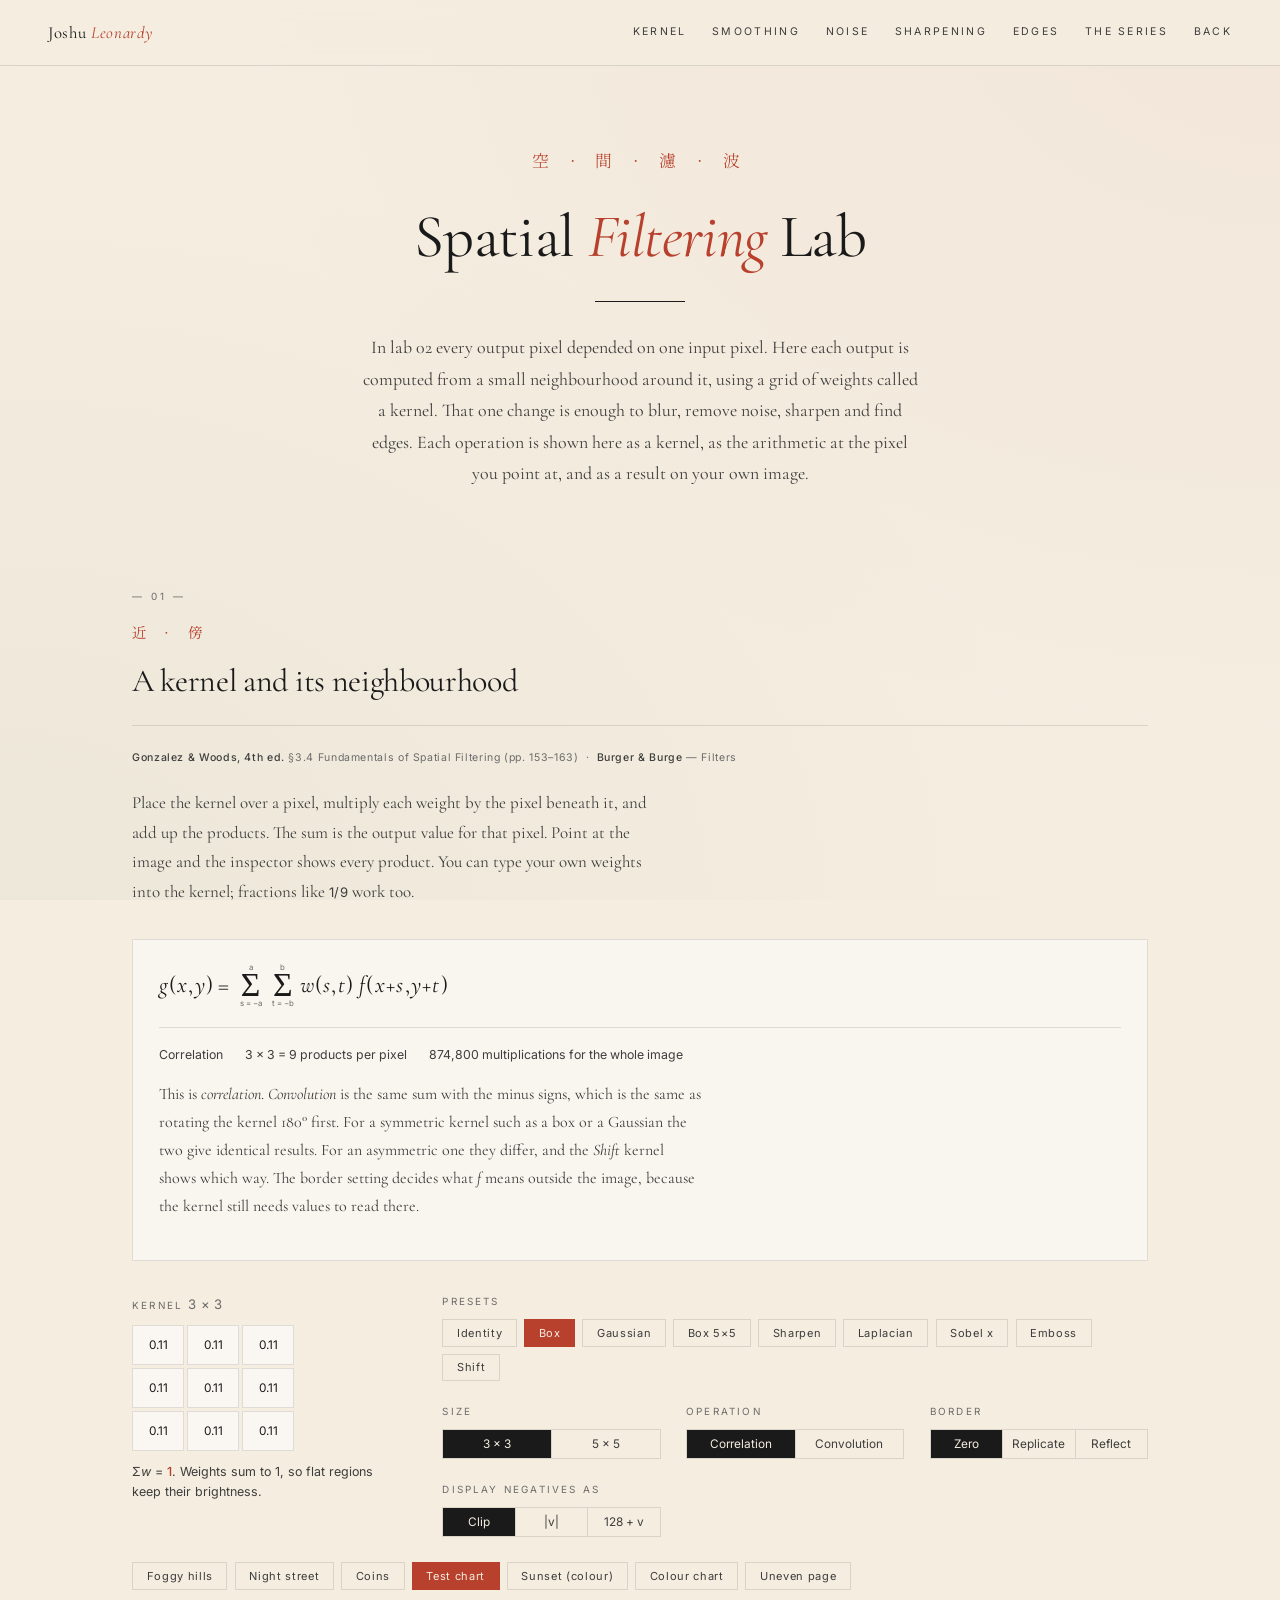
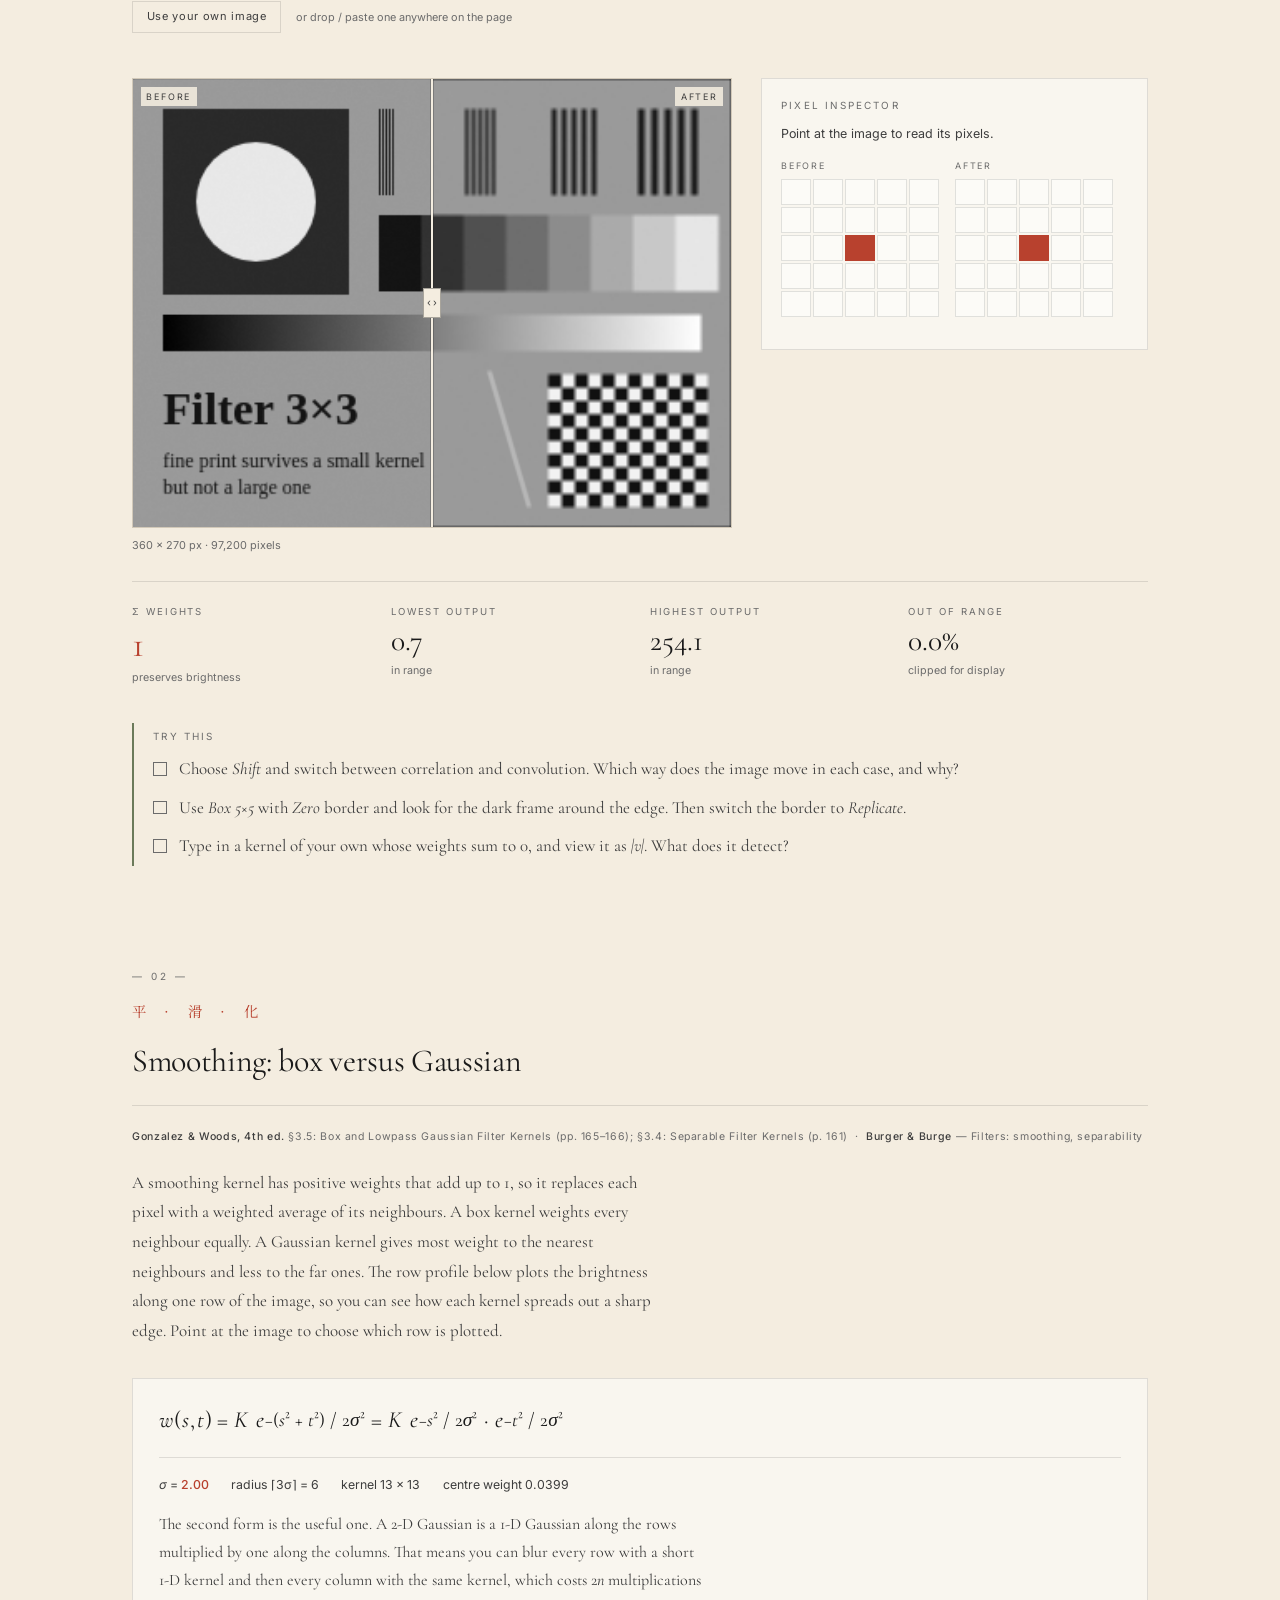
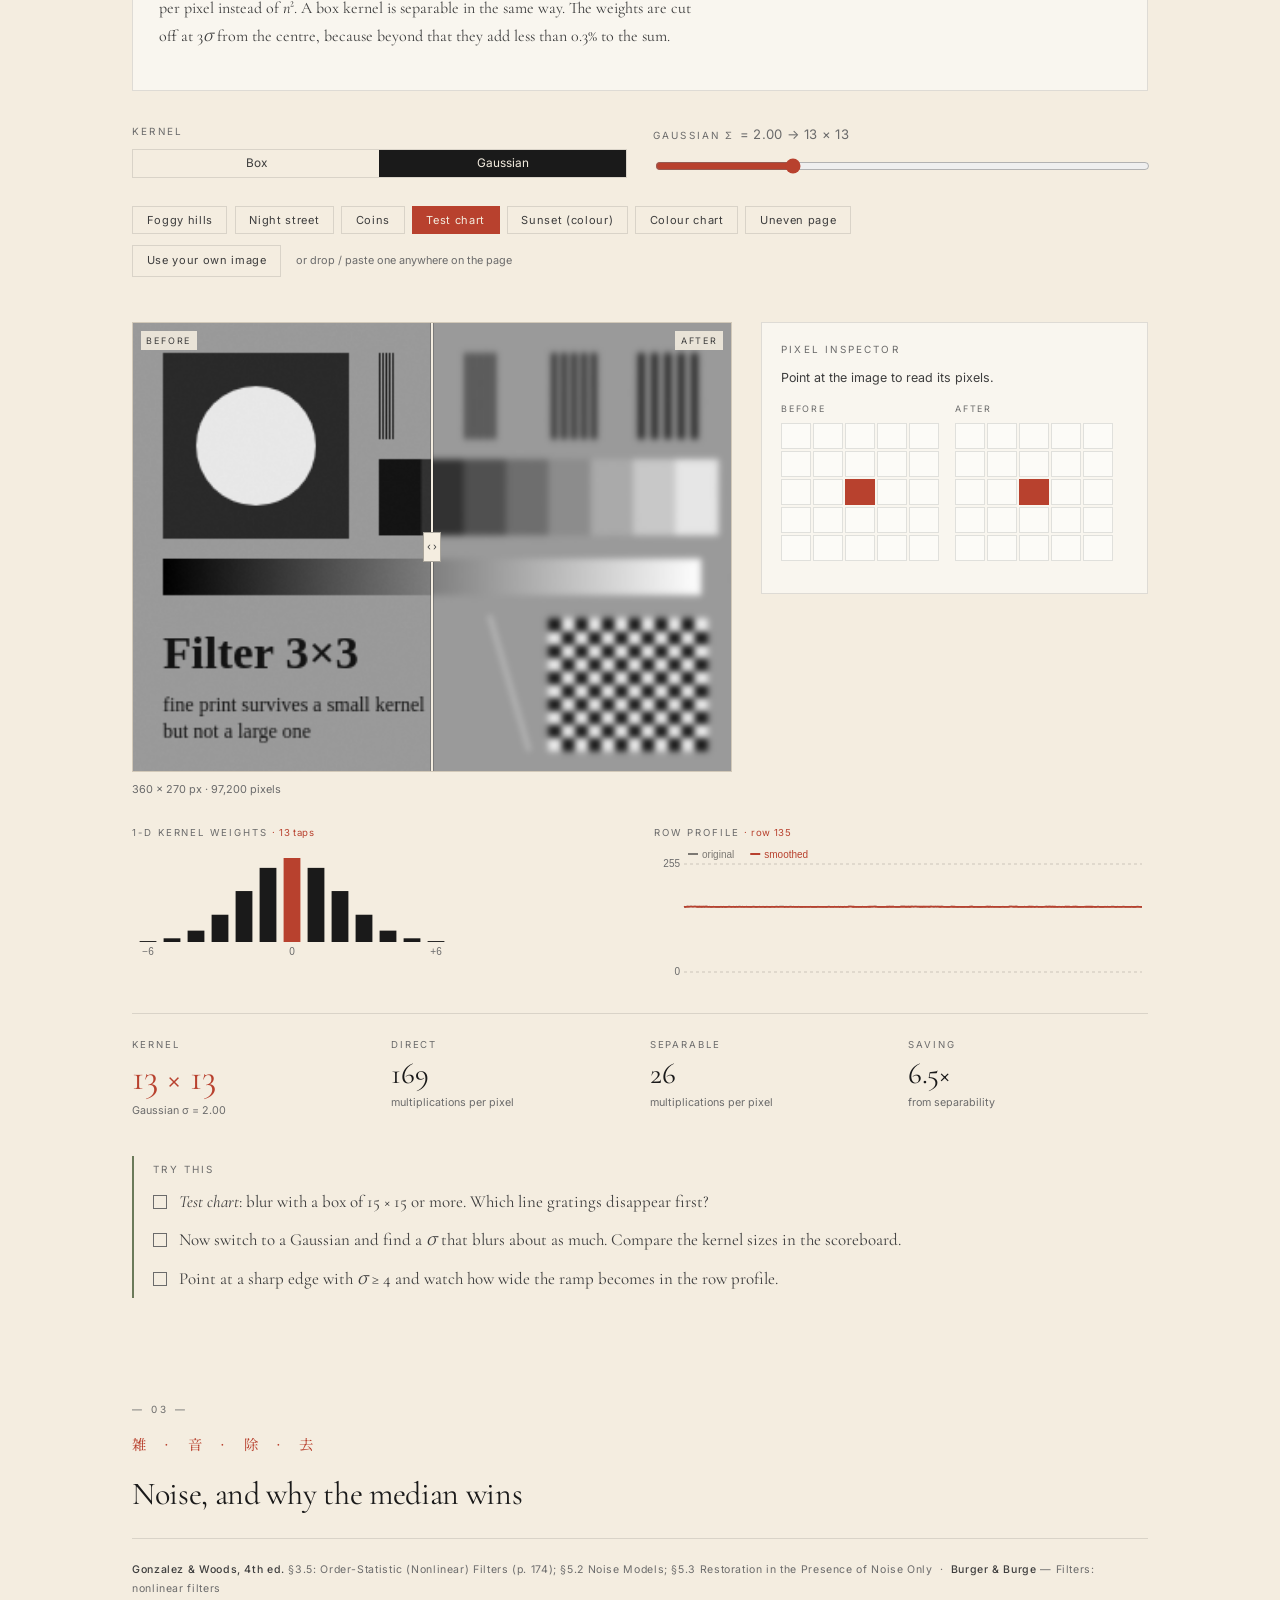
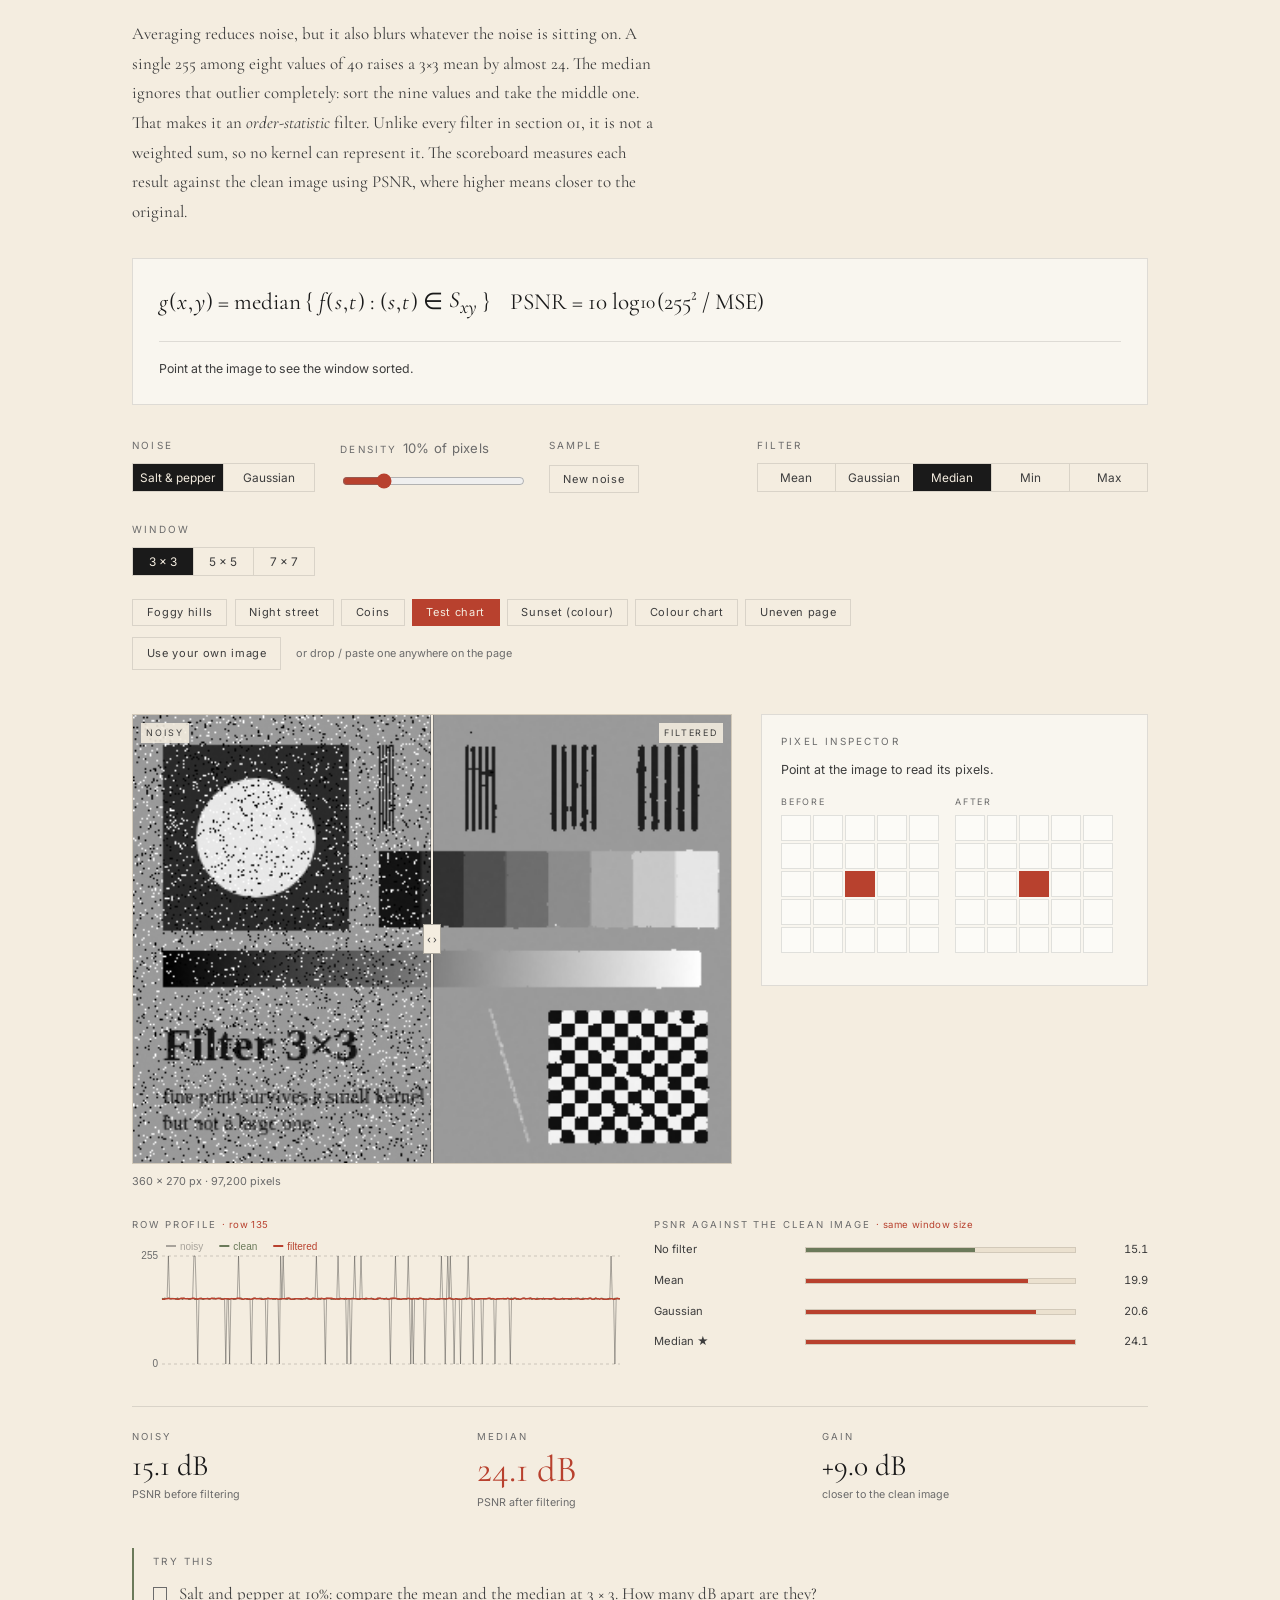
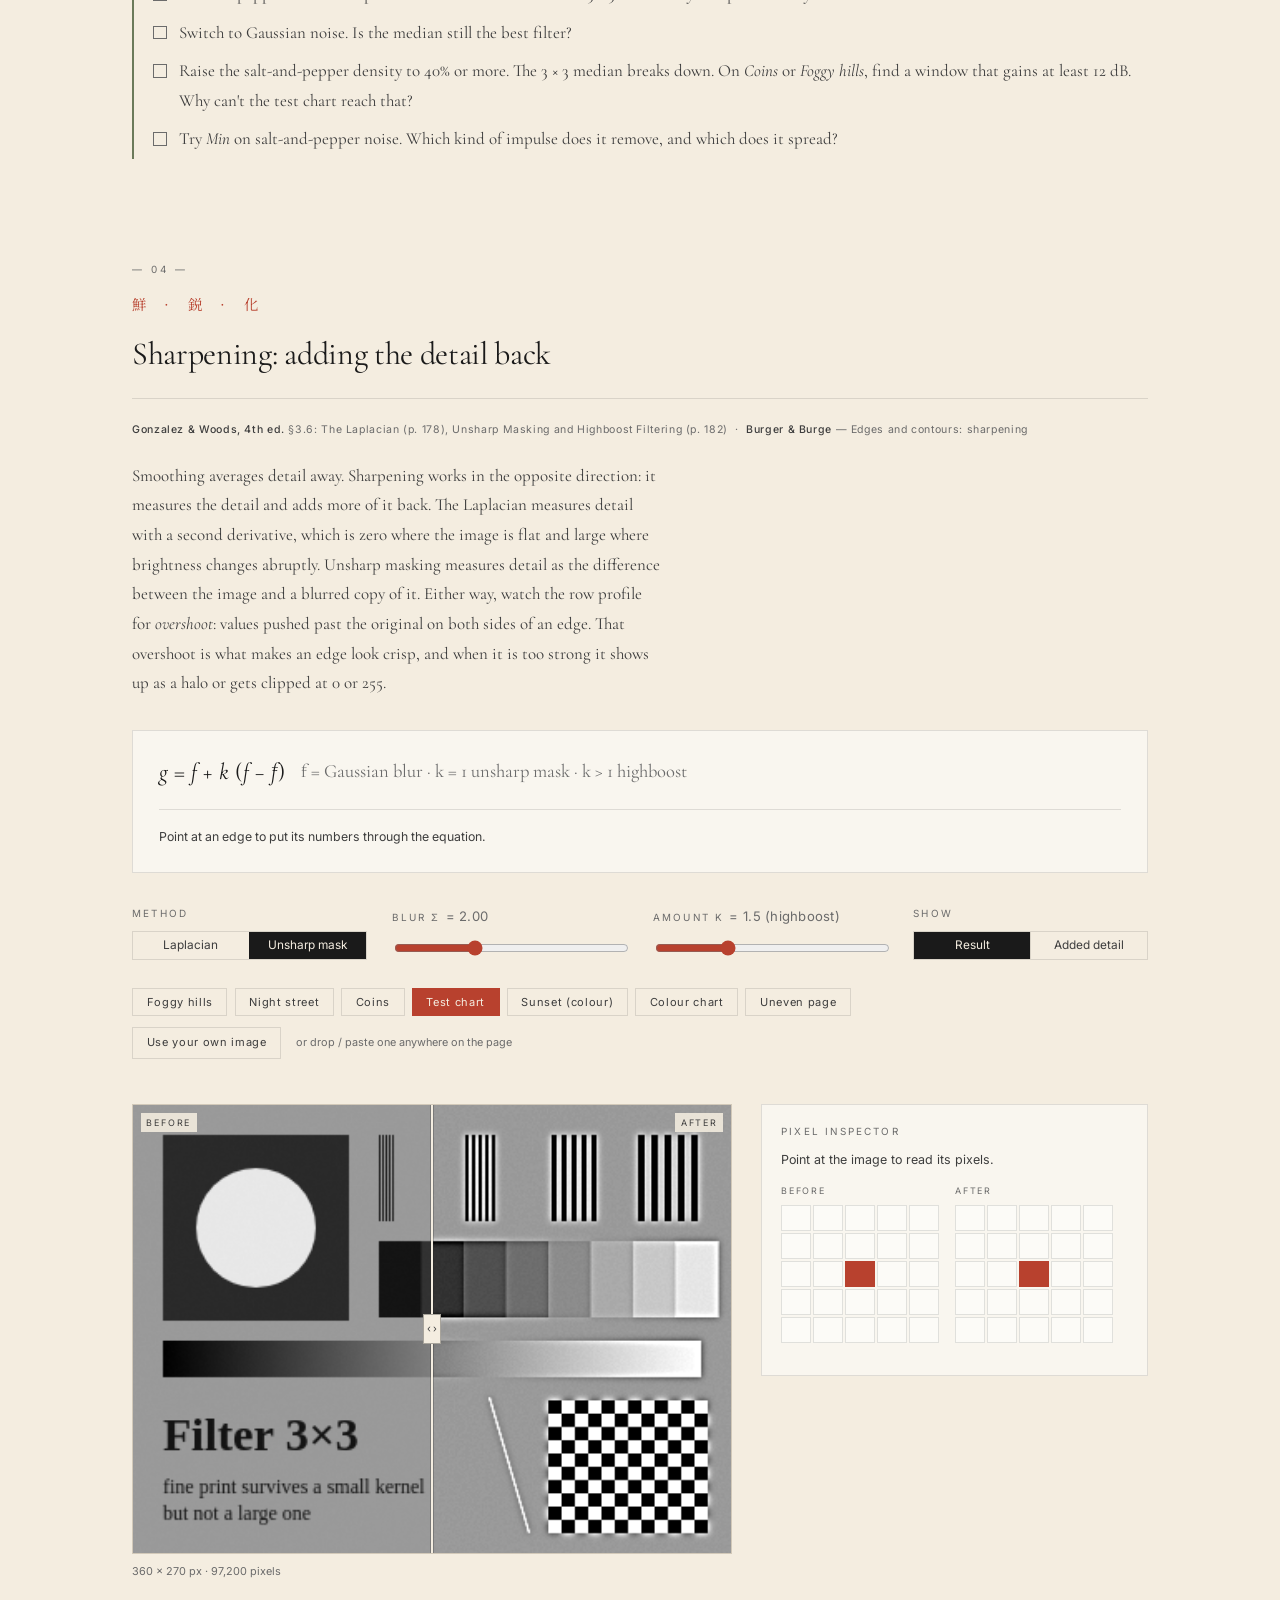
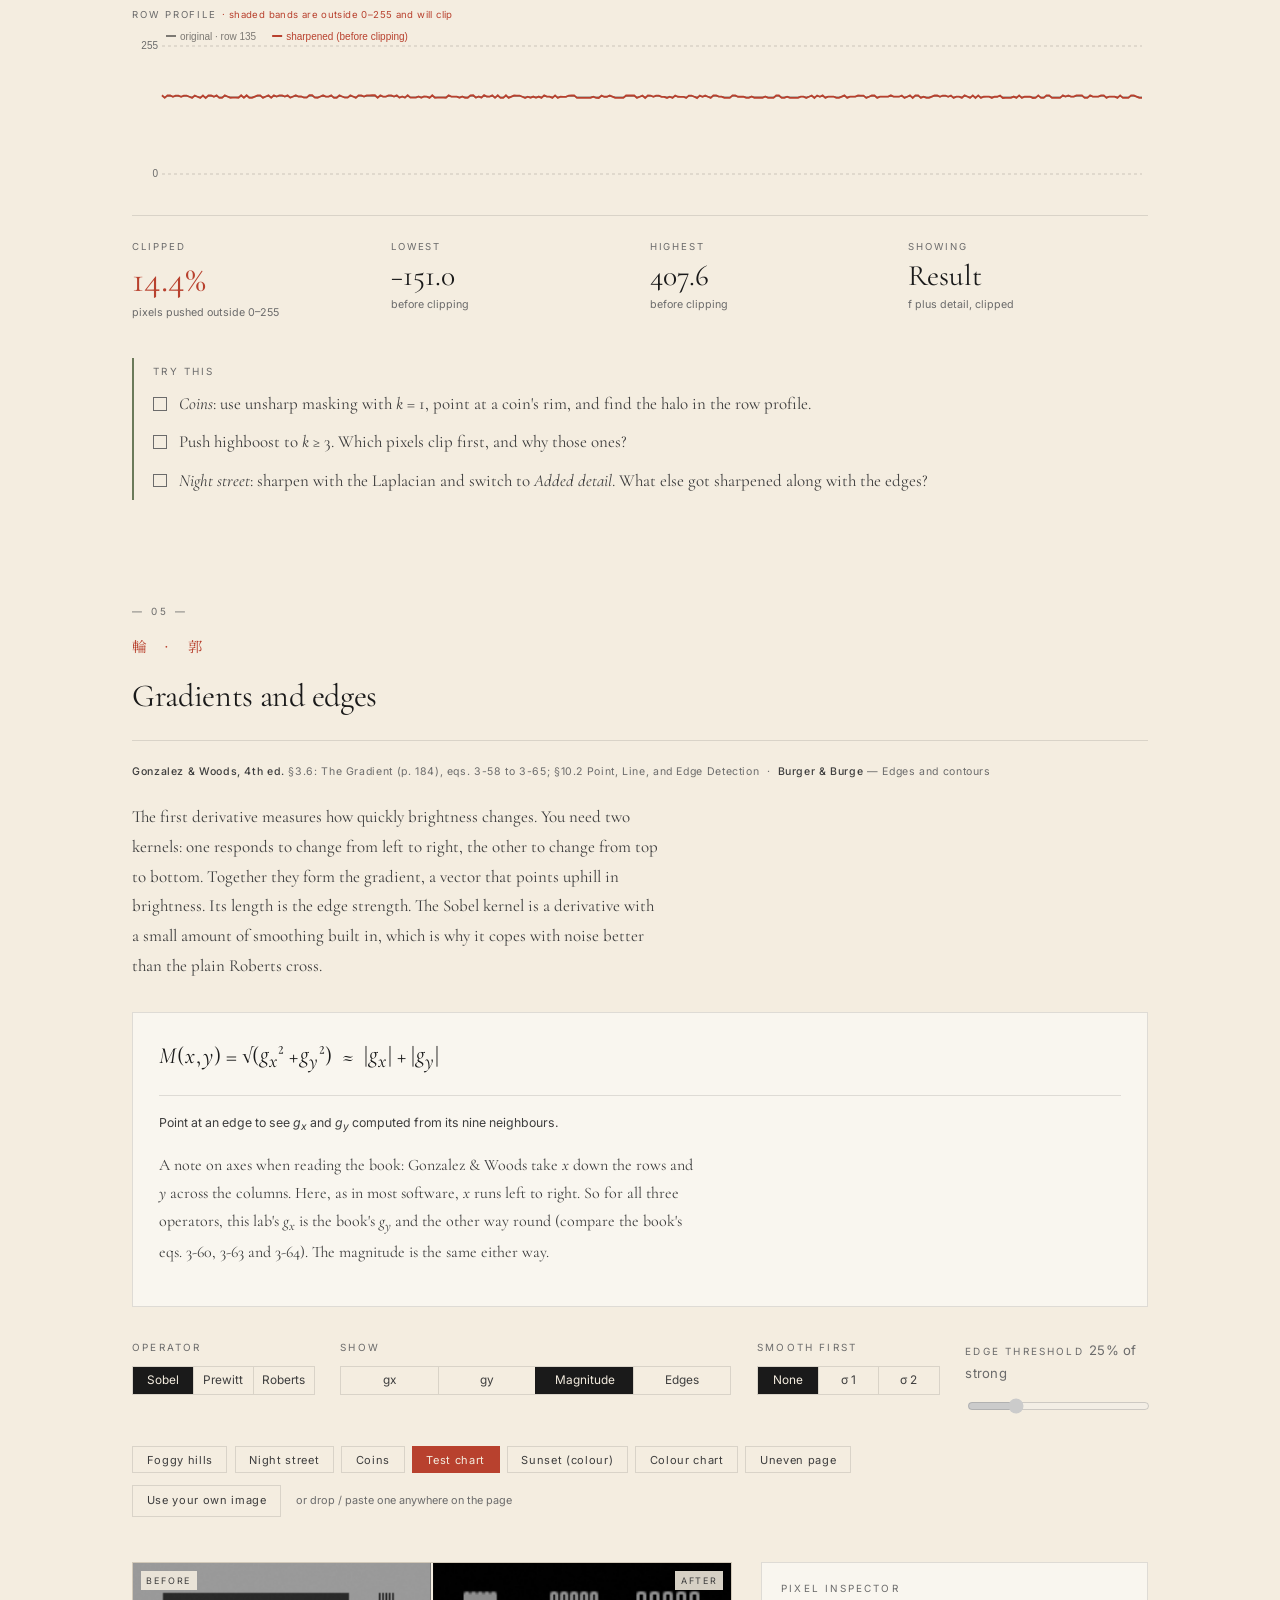
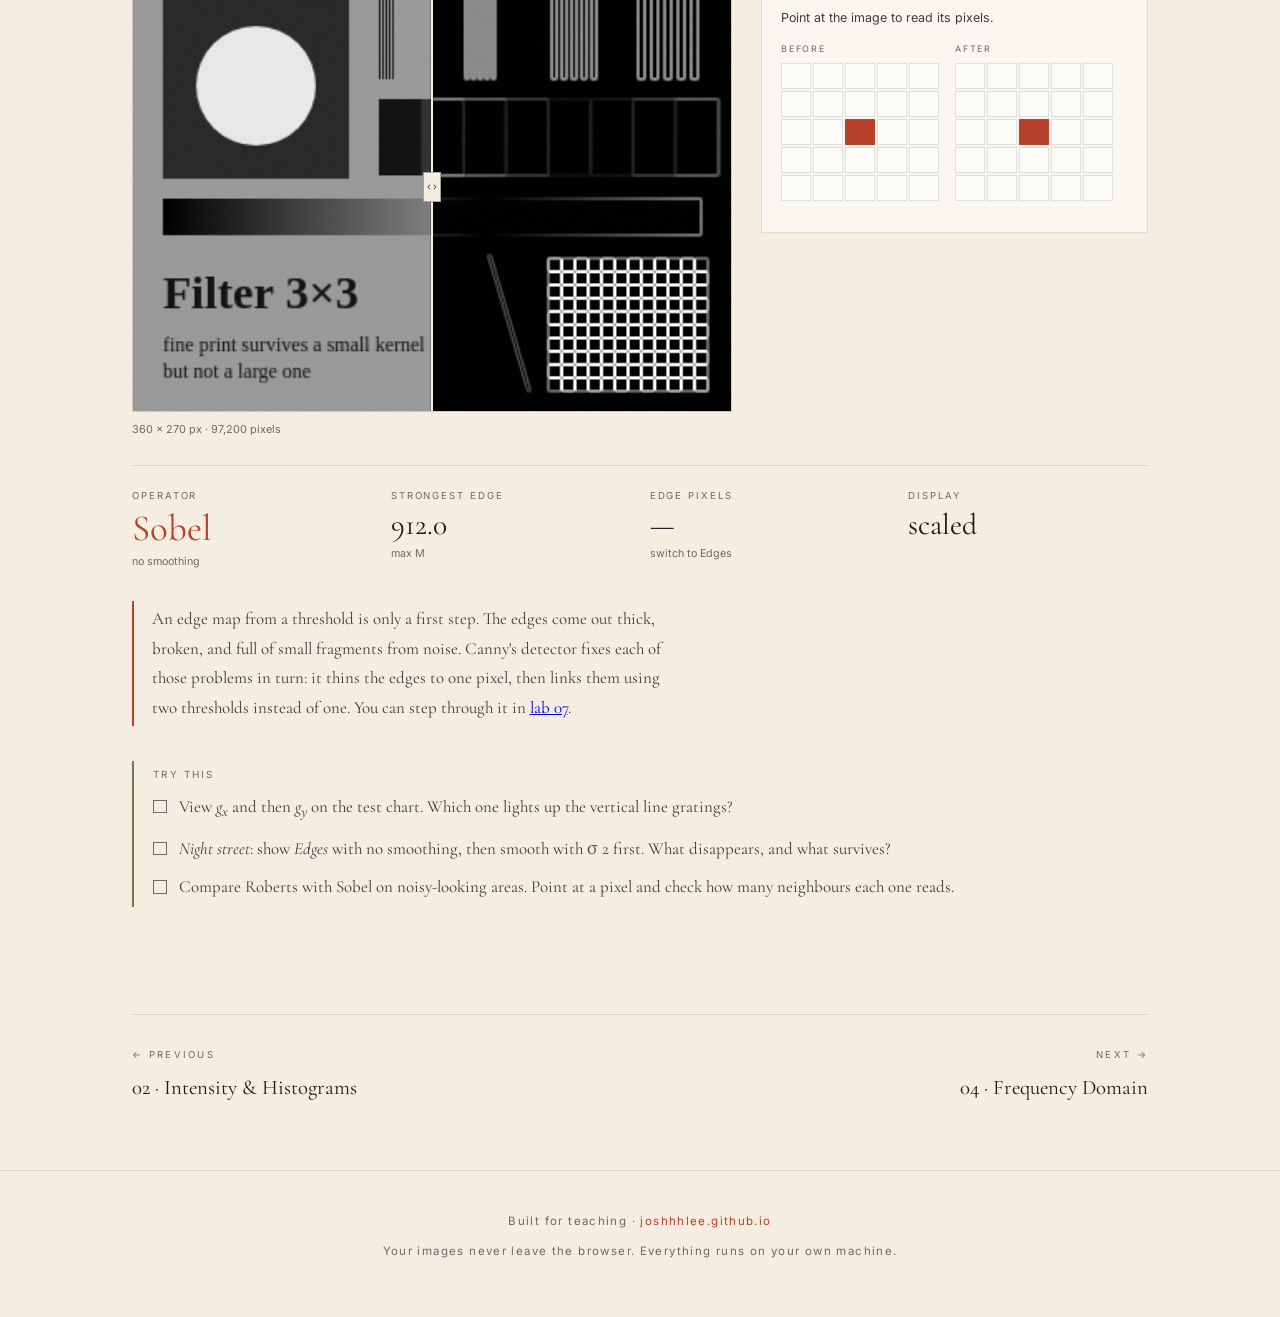
<file: projects/spatial-filtering-lab.html>
<!DOCTYPE html>
<html lang="en">
<head>
<meta charset="UTF-8" />
<meta name="viewport" content="width=device-width, initial-scale=1.0" />
<title>Spatial Filtering Lab — Joshu Leonardy</title>
<meta name="description" content="An interactive image processing lab: kernels and correlation vs convolution, box and Gaussian smoothing, noise and the median filter, Laplacian and unsharp-mask sharpening, and Sobel edge detection — on sample images or your own photograph." />
<link rel="preconnect" href="https://fonts.googleapis.com">
<link rel="preconnect" href="https://fonts.gstatic.com" crossorigin>
<link href="https://fonts.googleapis.com/css2?family=Cormorant+Garamond:ital,wght@0,300;0,400;0,500;0,600;1,300&family=Noto+Serif+JP:wght@300;400;500;700&family=Inter:wght@300;400;500&display=swap" rel="stylesheet">
<link rel="stylesheet" href="../assets/lab.css">
<style>
section{scroll-margin-top:64px}

/* kernel editor */
.k-edit{display:grid;gap:3px;width:fit-content}
.k-edit input{width:52px;height:40px;border:1px solid var(--line);background:rgba(255,255,255,.6);text-align:center;
  font-family:'Inter',sans-serif;font-size:.74rem;color:var(--ink);padding:0;-moz-appearance:textfield}
.k-edit input::-webkit-outer-spin-button,.k-edit input::-webkit-inner-spin-button{-webkit-appearance:none;margin:0}
.k-edit input.neg{color:var(--vermillion)}
.k-edit input.zero{color:var(--ink-light)}
.k-row{display:flex;flex-wrap:wrap;gap:1.6rem 2.4rem;align-items:flex-start;margin-bottom:1.6rem}
.k-sum{font-family:'Inter',sans-serif;font-size:.78rem;color:var(--ink-soft);margin-top:.7rem;max-width:34ch;line-height:1.6}
.k-sum b{color:var(--vermillion);font-weight:500}

/* products grid in the inspector */
.kp{display:grid;gap:2px;margin:.3rem 0 .6rem}
.kp div{border:1px solid var(--line);background:rgba(255,255,255,.55);font-family:'Inter',sans-serif;
  font-size:.56rem;line-height:1.3;padding:.2rem .15rem;text-align:center;color:var(--ink-soft);white-space:nowrap}
.kp div b{display:block;font-weight:500;color:var(--ink);font-size:.62rem}
.kp div.c{border-color:var(--vermillion)}
.kp div.off{opacity:.35}
.sorted{display:flex;flex-wrap:wrap;gap:2px;margin:.35rem 0 .6rem}
.sorted span{font-family:'Inter',sans-serif;font-size:.6rem;min-width:26px;text-align:center;padding:.18rem .1rem;
  border:1px solid var(--line);background:rgba(255,255,255,.55)}
.sorted span.imp{color:var(--ink-light);text-decoration:line-through}
.sorted span.pick{background:var(--vermillion);border-color:var(--vermillion);color:var(--paper)}
.sorted span.gap{border:0;background:none}

.kbars{max-width:320px}
</style>
</head>
<body>

<header class="top-bar">
  <a class="brand" href="../index.html">Joshu <em>Leonardy</em></a>
  <nav class="nav-links">
    <a href="#kernel">Kernel</a><a href="#smooth">Smoothing</a><a href="#noise">Noise</a>
    <a href="#sharpen">Sharpening</a><a href="#edges">Edges</a>
    <a href="labs.html">The Series</a>
    <a href="../index.html">Back</a>
  </nav>
</header>

<div class="container">

<div class="hero">
  <div class="hero-kanji">空 · 間 · 濾 · 波</div>
  <h1>Spatial <em>Filtering</em> Lab</h1>
  <div class="hero-divider"></div>
  <p>In lab 02 every output pixel depended on one input pixel. Here each output is computed from a small neighbourhood around it, using a grid of weights called a kernel. That one change is enough to blur, remove noise, sharpen and find edges. Each operation is shown here as a kernel, as the arithmetic at the pixel you point at, and as a result on your own image.</p>
</div>

<!-- ══════ 01 ══════ -->
<section id="kernel">
  <div class="section-heading reveal">
    <span class="section-num">— 01 —</span>
    <div class="section-heading-kanji">近 · 傍</div>
    <h2 class="section-heading-text">A kernel and its neighbourhood</h2>
    <div class="section-heading-rule"></div>
  </div>
  <p class="ip-ref"><b>Gonzalez &amp; Woods, 4th ed.</b> §3.4 Fundamentals of Spatial Filtering (pp. 153–163) &nbsp;·&nbsp; <b>Burger &amp; Burge</b> — Filters</p>
  <p class="lede reveal d1">Place the kernel over a pixel, multiply each weight by the pixel beneath it, and add up the products. The sum is the output value for that pixel. Point at the image and the inspector shows every product. You can type your own weights into the kernel; fractions like <span class="mono">1/9</span> work too.</p>

  <div class="eqbox">
    <div class="eqmath"><i>g</i>(<i>x</i>, <i>y</i>)&nbsp;=&nbsp;<span class="sigma"><small>a</small><span class="big">Σ</span><small>s = −a</small></span><span class="sigma"><small>b</small><span class="big">Σ</span><small>t = −b</small></span><i>w</i>(<i>s</i>, <i>t</i>)&nbsp;<i>f</i>(<i>x</i> <span id="eq1-op">+</span> <i>s</i>, <i>y</i> <span id="eq1-op2">+</span> <i>t</i>)</div>
    <div class="eqkey" id="eq1"></div>
    <p class="eqgloss">This is <i>correlation</i>. <i>Convolution</i> is the same sum with the minus signs, which is the same as rotating the kernel 180° first. For a symmetric kernel such as a box or a Gaussian the two give identical results. For an asymmetric one they differ, and the <i>Shift</i> kernel shows which way. The border setting decides what <i>f</i> means outside the image, because the kernel still needs values to read there.</p>
  </div>

  <div class="k-row">
    <div>
      <span class="label">Kernel <span class="mono" id="k-dim"></span></span>
      <div class="k-edit" id="k-edit"></div>
      <p class="k-sum" id="k-sum"></p>
    </div>
    <div class="controls" style="margin-top:0;flex:1;min-width:260px">
      <div style="grid-column:1/-1"><span class="label">Presets</span><div class="chiprow" id="k-pre"></div></div>
      <div><span class="label">Size</span><div class="seg" id="k-size"></div></div>
      <div><span class="label">Operation</span><div class="seg" id="k-mode"></div></div>
      <div><span class="label">Border</span><div class="seg" id="k-border"></div></div>
      <div><span class="label">Display negatives as</span><div class="seg" id="k-show"></div></div>
    </div>
  </div>
  <div id="pick1"></div>
  <div id="st1"></div>
  <div class="scoreboard" id="sb1"></div>
  <div id="t1"></div>
</section>

<!-- ══════ 02 ══════ -->
<section id="smooth">
  <div class="section-heading reveal">
    <span class="section-num">— 02 —</span>
    <div class="section-heading-kanji">平 · 滑 · 化</div>
    <h2 class="section-heading-text">Smoothing: box versus Gaussian</h2>
    <div class="section-heading-rule"></div>
  </div>
  <p class="ip-ref"><b>Gonzalez &amp; Woods, 4th ed.</b> §3.5: Box and Lowpass Gaussian Filter Kernels (pp. 165–166); §3.4: Separable Filter Kernels (p. 161) &nbsp;·&nbsp; <b>Burger &amp; Burge</b> — Filters: smoothing, separability</p>
  <p class="lede reveal d1">A smoothing kernel has positive weights that add up to 1, so it replaces each pixel with a weighted average of its neighbours. A box kernel weights every neighbour equally. A Gaussian kernel gives most weight to the nearest neighbours and less to the far ones. The row profile below plots the brightness along one row of the image, so you can see how each kernel spreads out a sharp edge. Point at the image to choose which row is plotted.</p>

  <div class="eqbox">
    <div class="eqmath"><i>w</i>(<i>s</i>, <i>t</i>)&nbsp;=&nbsp;<i>K</i>&nbsp;<i>e</i><sup>−(<i>s</i>² + <i>t</i>²) / 2<i>σ</i>²</sup>&nbsp;=&nbsp;<i>K</i>&nbsp;<i>e</i><sup>−<i>s</i>² / 2<i>σ</i>²</sup>&nbsp;·&nbsp;<i>e</i><sup>−<i>t</i>² / 2<i>σ</i>²</sup></div>
    <div class="eqkey" id="eq2"></div>
    <p class="eqgloss">The second form is the useful one. A 2-D Gaussian is a 1-D Gaussian along the rows multiplied by one along the columns. That means you can blur every row with a short 1-D kernel and then every column with the same kernel, which costs 2<i>n</i> multiplications per pixel instead of <i>n</i>². A box kernel is separable in the same way. The weights are cut off at 3<i>σ</i> from the centre, because beyond that they add less than 0.3% to the sum.</p>
  </div>

  <div class="controls" style="margin-top:0">
    <div><span class="label">Kernel</span><div class="seg" id="s-kind"></div></div>
    <div id="s-box-w"><span class="label">Box size <span class="mono" id="s-box-v"></span></span><input type="range" id="s-box" min="3" max="21" step="2" value="7" aria-label="Box size"></div>
    <div id="s-sig-w"><span class="label">Gaussian σ <span class="mono" id="s-sig-v"></span></span><input type="range" id="s-sig" min="0.5" max="6" step="0.25" value="2" aria-label="Gaussian sigma"></div>
  </div>
  <div id="pick2"></div>
  <div id="st2"></div>
  <div class="ip-charts">
    <div class="ip-chart kbars"><span class="cap">1-D kernel weights <em id="k2-cap"></em></span><canvas id="k2"></canvas></div>
    <div class="ip-chart"><span class="cap">Row profile <em id="p2-cap"></em></span><canvas id="p2"></canvas></div>
  </div>
  <div class="scoreboard" id="sb2"></div>
  <div id="t2"></div>
</section>

<!-- ══════ 03 ══════ -->
<section id="noise">
  <div class="section-heading reveal">
    <span class="section-num">— 03 —</span>
    <div class="section-heading-kanji">雑 · 音 · 除 · 去</div>
    <h2 class="section-heading-text">Noise, and why the median wins</h2>
    <div class="section-heading-rule"></div>
  </div>
  <p class="ip-ref"><b>Gonzalez &amp; Woods, 4th ed.</b> §3.5: Order-Statistic (Nonlinear) Filters (p. 174); §5.2 Noise Models; §5.3 Restoration in the Presence of Noise Only &nbsp;·&nbsp; <b>Burger &amp; Burge</b> — Filters: nonlinear filters</p>
  <p class="lede reveal d1">Averaging reduces noise, but it also blurs whatever the noise is sitting on. A single 255 among eight values of 40 raises a 3×3 mean by almost 24. The median ignores that outlier completely: sort the nine values and take the middle one. That makes it an <i>order-statistic</i> filter. Unlike every filter in section 01, it is not a weighted sum, so no kernel can represent it. The scoreboard measures each result against the clean image using PSNR, where higher means closer to the original.</p>

  <div class="eqbox">
    <div class="eqmath"><i>g</i>(<i>x</i>, <i>y</i>)&nbsp;=&nbsp;median&nbsp;{&nbsp;<i>f</i>(<i>s</i>, <i>t</i>)&nbsp;:&nbsp;(<i>s</i>, <i>t</i>)&nbsp;∈&nbsp;<i>S<sub>xy</sub></i>&nbsp;}&nbsp;&nbsp;&nbsp;&nbsp;PSNR&nbsp;=&nbsp;10&nbsp;log<sub>10</sub>(255² / MSE)</div>
    <div class="eqkey" id="eq3"><span>Point at the image to see the window sorted.</span></div>
  </div>

  <div class="controls" style="margin-top:0">
    <div><span class="label">Noise</span><div class="seg" id="n-type"></div></div>
    <div><span class="label" id="n-amt-l">Density</span><input type="range" id="n-amt" min="0" max="50" step="1" value="10" aria-label="Noise amount"></div>
    <div><span class="label">Sample</span><button type="button" class="chip" id="n-seed">New noise</button></div>
    <div style="grid-column:span 2"><span class="label">Filter</span><div class="seg" id="n-filter"></div></div>
    <div><span class="label">Window</span><div class="seg" id="n-size"></div></div>
  </div>
  <div id="pick3"></div>
  <div id="st3"></div>
  <div class="ip-charts">
    <div class="ip-chart"><span class="cap">Row profile <em id="p3-cap"></em></span><canvas id="p3"></canvas></div>
    <div class="ip-chart"><span class="cap">PSNR against the clean image <em>· same window size</em></span><div class="bars" id="n-bars" style="margin-top:.4rem"></div></div>
  </div>
  <div class="scoreboard" id="sb3"></div>
  <div id="t3"></div>
</section>

<!-- ══════ 04 ══════ -->
<section id="sharpen">
  <div class="section-heading reveal">
    <span class="section-num">— 04 —</span>
    <div class="section-heading-kanji">鮮 · 鋭 · 化</div>
    <h2 class="section-heading-text">Sharpening: adding the detail back</h2>
    <div class="section-heading-rule"></div>
  </div>
  <p class="ip-ref"><b>Gonzalez &amp; Woods, 4th ed.</b> §3.6: The Laplacian (p. 178), Unsharp Masking and Highboost Filtering (p. 182) &nbsp;·&nbsp; <b>Burger &amp; Burge</b> — Edges and contours: sharpening</p>
  <p class="lede reveal d1">Smoothing averages detail away. Sharpening works in the opposite direction: it measures the detail and adds more of it back. The Laplacian measures detail with a second derivative, which is zero where the image is flat and large where brightness changes abruptly. Unsharp masking measures detail as the difference between the image and a blurred copy of it. Either way, watch the row profile for <i>overshoot</i>: values pushed past the original on both sides of an edge. That overshoot is what makes an edge look crisp, and when it is too strong it shows up as a halo or gets clipped at 0 or 255.</p>

  <div class="eqbox">
    <div class="eqmath" id="eq4-main"></div>
    <div class="eqkey" id="eq4"><span>Point at an edge to put its numbers through the equation.</span></div>
  </div>

  <div class="controls" style="margin-top:0">
    <div><span class="label">Method</span><div class="seg" id="h-method"></div></div>
    <div id="h-lap-w"><span class="label">Neighbours</span><div class="seg" id="h-neigh"></div></div>
    <div id="h-c-w"><span class="label">Strength c <span class="mono" id="h-c-v"></span></span><input type="range" id="h-c" min="0" max="2" step="0.1" value="1" aria-label="Laplacian strength"></div>
    <div id="h-sig-w"><span class="label">Blur σ <span class="mono" id="h-sig-v"></span></span><input type="range" id="h-sig" min="0.5" max="5" step="0.25" value="2" aria-label="Blur sigma"></div>
    <div id="h-k-w"><span class="label">Amount k <span class="mono" id="h-k-v"></span></span><input type="range" id="h-k" min="0" max="5" step="0.1" value="1.5" aria-label="Unsharp amount"></div>
    <div><span class="label">Show</span><div class="seg" id="h-view"></div></div>
  </div>
  <div id="pick4"></div>
  <div id="st4"></div>
  <div class="ip-charts">
    <div class="ip-chart"><span class="cap">Row profile <em>· shaded bands are outside 0–255 and will clip</em></span><canvas id="p4"></canvas></div>
  </div>
  <div class="scoreboard" id="sb4"></div>
  <div id="t4"></div>
</section>

<!-- ══════ 05 ══════ -->
<section id="edges">
  <div class="section-heading reveal">
    <span class="section-num">— 05 —</span>
    <div class="section-heading-kanji">輪 · 郭</div>
    <h2 class="section-heading-text">Gradients and edges</h2>
    <div class="section-heading-rule"></div>
  </div>
  <p class="ip-ref"><b>Gonzalez &amp; Woods, 4th ed.</b> §3.6: The Gradient (p. 184), eqs. 3-58 to 3-65; §10.2 Point, Line, and Edge Detection &nbsp;·&nbsp; <b>Burger &amp; Burge</b> — Edges and contours</p>
  <p class="lede reveal d1">The first derivative measures how quickly brightness changes. You need two kernels: one responds to change from left to right, the other to change from top to bottom. Together they form the gradient, a vector that points uphill in brightness. Its length is the edge strength. The Sobel kernel is a derivative with a small amount of smoothing built in, which is why it copes with noise better than the plain Roberts cross.</p>

  <div class="eqbox">
    <div class="eqmath"><i>M</i>(<i>x</i>, <i>y</i>)&nbsp;=&nbsp;√(<i>g<sub>x</sub></i>² + <i>g<sub>y</sub></i>²)&nbsp;&nbsp;≈&nbsp;&nbsp;|<i>g<sub>x</sub></i>| + |<i>g<sub>y</sub></i>|</div>
    <div class="eqkey" id="eq5"><span>Point at an edge to see <i>g<sub>x</sub></i> and <i>g<sub>y</sub></i> computed from its nine neighbours.</span></div>
    <p class="eqgloss">A note on axes when reading the book: Gonzalez &amp; Woods take <i>x</i> down the rows and <i>y</i> across the columns. Here, as in most software, <i>x</i> runs left to right. So for all three operators, this lab's <i>g<sub>x</sub></i> is the book's <i>g<sub>y</sub></i> and the other way round (compare the book's eqs. 3-60, 3-63 and 3-64). The magnitude is the same either way.</p>
  </div>

  <div class="controls" style="margin-top:0">
    <div><span class="label">Operator</span><div class="seg" id="d-op"></div></div>
    <div style="grid-column:span 2"><span class="label">Show</span><div class="seg" id="d-view"></div></div>
    <div><span class="label">Smooth first</span><div class="seg" id="d-pre"></div></div>
    <div><span class="label">Edge threshold <span class="mono" id="d-t-v"></span></span><input type="range" id="d-t" min="1" max="100" value="25" aria-label="Edge threshold"></div>
  </div>
  <div id="pick5"></div>
  <div id="st5"></div>
  <div class="scoreboard" id="sb5"></div>
  <div class="note">An edge map from a threshold is only a first step. The edges come out thick, broken, and full of small fragments from noise. Canny's detector fixes each of those problems in turn: it thins the edges to one pixel, then links them using two thresholds instead of one. You can step through it in <a href="segmentation-classical-lab.html#detectors">lab 07</a>.</div>
  <div id="t5"></div>
</section>

<nav class="lab-pager">
  <a href="histogram-lab.html" class="prev">
    <span class="pager-dir">← Previous</span>
    <span class="pager-title">02 · Intensity &amp; Histograms</span>
  </a>
  <a href="frequency-domain-lab.html" class="next">
    <span class="pager-dir">Next →</span>
    <span class="pager-title">04 · Frequency Domain</span>
  </a>
</nav>

</div>

<footer class="lab-footer">
  <div class="container">
    <p>Built for teaching · <a href="../index.html">joshhhlee.github.io</a></p>
    <p style="margin-top:.6rem">Your images never leave the browser. Everything runs on your own machine.</p>
  </div>
</footer>

<script src="../assets/lab.js"></script>
<script src="../assets/imgproc.js"></script>
<script>
/* ═══════════════════════════════════════════════════════════════════
   Spatial Filtering Lab
   ═══════════════════════════════════════════════════════════════════ */

let IMG = null;
const $ = id => document.getElementById(id);
const f1 = v => v.toFixed(1).replace('-', '−');
const par = v => v < 0 ? '(' + f1(v) + ')' : f1(v);   // negatives bracketed inside a product
const nf = v => (Math.abs(v - Math.round(v)) < 1e-9 ? String(Math.round(v)) : Math.abs(v) < 0.1 ? v.toFixed(3) : v.toFixed(2)).replace('-', '−');

/** f at (x, y) under a border rule — the inspector's copy of what the filter reads. */
function at(img, x, y, border) {
  const { w, h } = img;
  if (x < 0 || y < 0 || x >= w || y >= h) {
    if (border === 'zero') return 0;
    if (border === 'reflect') {
      x = x < 0 ? -x : x >= w ? 2 * (w - 1) - x : x;
      y = y < 0 ? -y : y >= h ? 2 * (h - 1) - y : y;
    }
    x = clamp(x, 0, w - 1); y = clamp(y, 0, h - 1);
  }
  return img.data[y * w + x];
}

/** Grid of v × w cells for the inspector, and the sum. */
function productsHTML(img, x, y, k, n, border) {
  const r = n >> 1;
  let sum = 0, cells = '';
  for (let t = -r; t <= r; t++)
    for (let s = -r; s <= r; s++) {
      const wt = k[(t + r) * n + (s + r)], v = at(img, x + s, y + t, border), p = wt * v;
      sum += p;
      cells += '<div class="' + (s === 0 && t === 0 ? 'c' : '') + (wt === 0 ? ' off' : '') + '"><b>' + nf(v) + '</b>× ' + nf(wt) + '</div>';
    }
  return { html: '<div class="kp" style="grid-template-columns:repeat(' + n + ',minmax(0,1fr))">' + cells + '</div>', sum };
}

/* ═════ 01 — kernel playground ═════ */

const KPRE = {
  identity: { label: 'Identity', n: 3, w: [0, 0, 0, 0, 1, 0, 0, 0, 0] },
  box: { label: 'Box', n: 3, w: Array(9).fill(1 / 9) },
  gauss: { label: 'Gaussian', n: 3, w: [1, 2, 1, 2, 4, 2, 1, 2, 1].map(v => v / 16) },
  box5: { label: 'Box 5×5', n: 5, w: Array(25).fill(1 / 25) },
  sharpen: { label: 'Sharpen', n: 3, w: [0, -1, 0, -1, 5, -1, 0, -1, 0] },
  laplace: { label: 'Laplacian', n: 3, w: [0, 1, 0, 1, -4, 1, 0, 1, 0] },
  sobel: { label: 'Sobel x', n: 3, w: [-1, 0, 1, -2, 0, 2, -1, 0, 1] },
  emboss: { label: 'Emboss', n: 3, w: [-2, -1, 0, -1, 1, 1, 0, 1, 2] },
  shift: { label: 'Shift', n: 3, w: [0, 0, 0, 0, 0, 1, 0, 0, 0] }
};
const K = { n: 3, w: KPRE.box.w.slice(), pre: 'box', mode: 'corr', border: 'zero', show: 'clamp',
            edited: false, shiftModes: new Set(), zeroSeen: false };
const keff = () => K.mode === 'conv' ? IP.flip(K.w) : K.w;

function parseW(s) {
  s = String(s).trim().replace('−', '-');
  if (s.includes('/')) { const [a, b] = s.split('/').map(Number); return b ? a / b : 0; }
  const v = Number(s); return isFinite(v) ? v : 0;
}
function buildKernel() {
  const el = $('k-edit');
  el.innerHTML = '';
  el.style.gridTemplateColumns = 'repeat(' + K.n + ',52px)';
  K.w.forEach((v, i) => {
    const inp = document.createElement('input');
    inp.type = 'text'; inp.inputMode = 'decimal';
    inp.value = nf(v);
    inp.className = v < 0 ? 'neg' : v === 0 ? 'zero' : '';
    inp.setAttribute('aria-label', 'Weight row ' + (Math.floor(i / K.n) + 1) + ', column ' + (i % K.n + 1));
    inp.addEventListener('change', () => { K.w[i] = parseW(inp.value); K.pre = null; K.edited = true; buildK(); render1(); });
    el.appendChild(inp);
  });
  $('k-dim').textContent = K.n + ' × ' + K.n;
}
function resizeKernel(n) {
  const old = K.w, on = K.n, w = new Array(n * n).fill(0), d = (n - on) / 2;
  for (let j = 0; j < on; j++) for (let i = 0; i < on; i++) {
    const jj = j + d, ii = i + d;
    if (jj >= 0 && ii >= 0 && jj < n && ii < n) w[jj * n + ii] = old[j * on + i];
  }
  K.n = n; K.w = w; K.pre = null;
}
function buildK() {
  chips('k-pre', Object.keys(KPRE).map(k => [k, KPRE[k].label]), K.pre, k => {
    K.pre = k; K.n = KPRE[k].n; K.w = KPRE[k].w.slice(); buildK(); render1();
  });
  seg('k-size', [3, 5], K.n, n => { resizeKernel(n); buildK(); render1(); }, ['3 × 3', '5 × 5']);
  seg('k-mode', ['corr', 'conv'], K.mode, m => { K.mode = m; buildK(); render1(); }, ['Correlation', 'Convolution']);
  seg('k-border', ['zero', 'replicate', 'reflect'], K.border, b => { K.border = b; buildK(); render1(); }, ['Zero', 'Replicate', 'Reflect']);
  seg('k-show', ['clamp', 'abs', 'offset'], K.show, s => { K.show = s; buildK(); render1(); }, ['Clip', '|v|', '128 + v']);
  $('eq1-op').textContent = $('eq1-op2').textContent = K.mode === 'conv' ? '−' : '+';
  buildKernel();
}

const st1 = IP.stage('st1', {
  explain: (r, s, x, y) => {
    const p = productsHTML(IMG, x, y, keff(), K.n, K.border);
    return (K.mode === 'conv' ? 'Kernel rotated 180° for convolution:' : 'Each cell: pixel × weight') + p.html +
      'Σ = <b>' + f1(p.sum) + '</b> → shown as <b>' + s + '</b>' +
      (K.show === 'clamp' && (p.sum < 0 || p.sum > 255) ? ' (clipped)' : K.show === 'offset' ? ' (128 + v·' + K.scale.toFixed(2) + ')' : K.show === 'abs' ? ' (|v|·' + K.scale.toFixed(2) + ')' : '');
  }
});

function render1() {
  const sum = K.w.reduce((a, b) => a + b, 0);
  const out = IP.correlate(IMG, keff(), K.n, K.n, K.border), disp = IP.toDisplay(out, K.show);
  K.scale = disp.scale;
  st1.set(IMG, disp.img);
  let lo = Infinity, hi = -Infinity, clip = 0;
  for (const v of out.data) { if (v < lo) lo = v; if (v > hi) hi = v; if (v < 0 || v > 255) clip++; }
  $('k-sum').innerHTML = 'Σ<i>w</i> = <b>' + nf(sum) + '</b>. ' + (Math.abs(sum - 1) < 1e-6
    ? 'Weights sum to 1, so flat regions keep their brightness.'
    : Math.abs(sum) < 1e-6 ? 'Weights sum to 0, so flat regions become 0. This kernel is a detector, not a smoother, and its output is signed.'
    : 'Weights sum to ' + nf(sum) + ', so a flat region is multiplied by that much.');
  $('eq1').innerHTML = '<span>' + (K.mode === 'conv' ? 'Convolution' : 'Correlation') + '</span><span>' + K.n + ' × ' + K.n + ' = ' + K.n * K.n + ' products per pixel</span>' +
    '<span>' + (IMG.w * IMG.h * K.n * K.n).toLocaleString() + ' multiplications for the whole image</span>';
  $('sb1').innerHTML =
    score('Σ weights', nf(sum), Math.abs(sum - 1) < 1e-6 ? 'preserves brightness' : 'changes brightness', true) +
    score('Lowest output', f1(lo), lo < 0 ? 'below 0' : 'in range') +
    score('Highest output', f1(hi), hi > 255 ? 'above 255' : 'in range') +
    score('Out of range', (clip / out.data.length * 100).toFixed(1) + '%', K.show === 'clamp' ? 'clipped for display' : 'rescaled for display');
  if (K.pre === 'shift') K.shiftModes.add(K.mode);
  if (K.border === 'zero' && Math.abs(sum - 1) < 1e-6 && K.n === 5) K.zeroSeen = true;
  tries1.check();
}
const tries1 = IP.tries('t1', [
  { text: 'Choose <i>Shift</i> and switch between correlation and convolution. Which way does the image move in each case, and why?',
    test: () => K.shiftModes.size === 2 },
  { text: 'Use <i>Box 5×5</i> with <i>Zero</i> border and look for the dark frame around the edge. Then switch the border to <i>Replicate</i>.',
    test: () => K.zeroSeen && K.border !== 'zero' && K.n === 5 },
  { text: 'Type in a kernel of your own whose weights sum to 0, and view it as <i>|v|</i>. What does it detect?',
    test: () => K.edited && Math.abs(K.w.reduce((a, b) => a + b, 0)) < 1e-9 && K.w.some(v => v) && K.show === 'abs' }
]);

/* ═════ 02 — smoothing ═════ */

const S = { kind: 'gauss', box: 7, sigma: 2, row: null, col: null, sawBox15: false };
const k1d = () => S.kind === 'box' ? Array(S.box).fill(1 / S.box) : IP.gauss1d(S.sigma);

const st2 = IP.stage('st2', {
  explain: (r, s, x, y) => {
    const k = k1d(), n = k.length;
    return '<i>g</i> = Σ <i>w f</i> over ' + n + ' × ' + n + ' = ' + n * n + ' pixels = <b>' + f1(S.out.data[y * IMG.w + x]) + '</b> → <b>' + s + '</b>. ' +
      'The centre pixel was ' + r + '; its own weight is only ' + (k[n >> 1] * k[n >> 1] * 100).toFixed(1) + '% of the total.';
  }
});
st2.onProbe = (r, s, x, y) => { S.row = y; S.col = x; drawCharts2(); tries2.check(); };

function buildS() {
  seg('s-kind', ['box', 'gauss'], S.kind, v => { S.kind = v; buildS(); render2(); }, ['Box', 'Gaussian']);
  $('s-box-w').style.display = S.kind === 'box' ? '' : 'none';
  $('s-sig-w').style.display = S.kind === 'gauss' ? '' : 'none';
}
$('s-box').addEventListener('input', e => { S.box = +e.target.value; render2(); });
$('s-sig').addEventListener('input', e => { S.sigma = +e.target.value; render2(); });

function render2() {
  const k = k1d(), n = k.length;
  S.out = IP.separable(IMG, k, 'replicate');
  S.disp = IP.toDisplay(S.out, 'clamp').img;
  st2.set(IMG, S.disp);
  $('s-box-v').textContent = S.box + ' × ' + S.box;
  $('s-sig-v').textContent = '= ' + S.sigma.toFixed(2) + ' → ' + n + ' × ' + n;
  $('k2-cap').textContent = '· ' + n + ' taps';
  $('eq2').innerHTML = S.kind === 'gauss'
    ? '<span><i>σ</i> = <b>' + S.sigma.toFixed(2) + '</b></span><span>radius ⌈3σ⌉ = ' + (n >> 1) + '</span><span>kernel ' + n + ' × ' + n + '</span><span>centre weight ' + (k[n >> 1] * k[n >> 1]).toFixed(4) + '</span>'
    : '<span>Box ' + n + ' × ' + n + '</span><span>every weight = 1/' + n * n + ' = ' + (1 / (n * n)).toFixed(4) + '</span>';
  $('sb2').innerHTML =
    score('Kernel', n + ' × ' + n, S.kind === 'box' ? 'box' : 'Gaussian σ = ' + S.sigma.toFixed(2), true) +
    score('Direct', n * n, 'multiplications per pixel') +
    score('Separable', 2 * n, 'multiplications per pixel') +
    score('Saving', (n * n / (2 * n)).toFixed(1) + '×', 'from separability');
  if (S.kind === 'box' && S.box >= 15) S.sawBox15 = true;
  drawCharts2();
  tries2.check();
}
function drawKernelBars(canvas, k) {
  const c = canvas, dpr = window.devicePixelRatio || 1, w = c.clientWidth || 300, h = 110;
  c.width = w * dpr; c.height = h * dpr; c.style.height = h + 'px';
  const ctx = c.getContext('2d'); ctx.setTransform(dpr, 0, 0, dpr, 0, 0); ctx.clearRect(0, 0, w, h);
  const n = k.length, max = Math.max(...k), bw = (w - 8) / n;
  k.forEach((v, i) => {
    const bh = v / max * (h - 26);
    ctx.fillStyle = i === n >> 1 ? IP.col('vermillion') : IP.col('ink');
    ctx.fillRect(4 + i * bw + bw * 0.15, h - 16 - bh, bw * 0.7, bh);
  });
  ctx.fillStyle = IP.col('ink-light'); ctx.font = '10px Inter, sans-serif'; ctx.textAlign = 'center';
  ctx.fillText('−' + (n >> 1), 4 + bw / 2, h - 3); ctx.fillText('0', w / 2, h - 3); ctx.fillText('+' + (n >> 1), w - 4 - bw / 2, h - 3);
}
function drawCharts2() {
  if (!S.out) return;
  drawKernelBars($('k2'), k1d());
  const y = S.row != null ? S.row : IMG.h >> 1;
  $('p2-cap').textContent = '· row ' + y;
  IP.drawProfile($('p2'), [
    { data: IP.row(IMG, y), color: 'rgba(26,26,26,.55)', label: 'original' },
    { data: IP.row(S.out, y), color: IP.col('vermillion'), width: 1.8, label: 'smoothed' }
  ], { marker: S.col });
}
const tries2 = IP.tries('t2', [
  { text: '<i>Test chart</i>: blur with a box of 15 × 15 or more. Which line gratings disappear first?',
    test: () => IP.key === 'chart' && S.sawBox15 },
  { text: 'Now switch to a Gaussian and find a <i>σ</i> that blurs about as much. Compare the kernel sizes in the scoreboard.',
    test: () => S.sawBox15 && S.kind === 'gauss' },
  { text: 'Point at a sharp edge with <i>σ</i> ≥ 4 and watch how wide the ramp becomes in the row profile.',
    test: () => S.kind === 'gauss' && S.sigma >= 4 && S.row != null }
]);

/* ═════ 03 — noise ═════ */

const N = { type: 'sp', sp: 10, g: 20, filter: 'median', size: 3, seed: 1, row: null, col: null, noisy: null, noisyKey: '', seen: new Set() };
const FILTERS = [['mean', 'Mean'], ['gauss', 'Gaussian'], ['median', 'Median'], ['min', 'Min'], ['max', 'Max']];
function applyFilter(img, f, size) {
  const r = size >> 1;
  if (f === 'mean') return IP.toDisplay(IP.separable(img, Array(size).fill(1 / size), 'replicate'), 'clamp').img;
  if (f === 'gauss') return IP.toDisplay(IP.separable(img, IP.gauss1d(size / 4), 'replicate'), 'clamp').img;
  return IP.rank(img, r, f === 'min' ? 0 : f === 'max' ? 1 : 0.5);
}
function buildN() {
  seg('n-type', ['sp', 'gauss'], N.type, v => { N.type = v; buildN(); render3(); }, ['Salt & pepper', 'Gaussian']);
  seg('n-filter', FILTERS.map(f => f[0]), N.filter, v => { N.filter = v; buildN(); render3(); }, FILTERS.map(f => f[1]));
  seg('n-size', [3, 5, 7], N.size, v => { N.size = v; buildN(); render3(); }, ['3 × 3', '5 × 5', '7 × 7']);
  const amt = $('n-amt');
  if (N.type === 'sp') { amt.max = 50; amt.value = N.sp; }
  else { amt.max = 60; amt.value = N.g; }
  labelAmt();
}
function labelAmt() {
  $('n-amt-l').innerHTML = N.type === 'sp' ? 'Density <span class="mono">' + N.sp + '% of pixels</span>' : 'Noise σ <span class="mono">' + N.g + ' grey levels</span>';
}
$('n-amt').addEventListener('input', e => { if (N.type === 'sp') N.sp = +e.target.value; else N.g = +e.target.value; labelAmt(); render3(); });
$('n-seed').addEventListener('click', () => { N.seed++; render3(); });

const st3 = IP.stage('st3', {
  beforeLabel: 'Noisy', afterLabel: 'Filtered',
  explain: (r, s, x, y) => {
    const n = N.size, rr = n >> 1, vals = [];
    for (let t = -rr; t <= rr; t++) for (let u = -rr; u <= rr; u++) vals.push(at(N.noisy, x + u, y + t, 'replicate'));
    if (N.filter === 'mean' || N.filter === 'gauss') {
      const m = vals.reduce((a, b) => a + b, 0) / vals.length;
      return (N.filter === 'mean' ? 'Mean of the ' + vals.length + ' values = ' : 'Weighted average (Gaussian) → ') + '<b>' + s + '</b>' +
        (N.filter === 'mean' ? '' : ' (plain mean would be ' + f1(m) + ')') + '. ' +
        (vals.some(v => v === 0 || v === 255) ? 'Impulses in the window drag the average towards 0 or 255.' : 'No impulses here.');
    }
    const sorted = vals.slice().sort((a, b) => a - b), idx = N.filter === 'min' ? 0 : N.filter === 'max' ? sorted.length - 1 : sorted.length >> 1;
    let shown = sorted.map((v, i) => ({ v, i }));
    if (sorted.length > 25) shown = shown.filter(o => o.i < 6 || o.i > sorted.length - 7 || Math.abs(o.i - idx) <= 3);
    let html = '<div class="sorted">', last = -1;
    shown.forEach(o => {
      if (o.i !== last + 1) html += '<span class="gap">…</span>';
      html += '<span class="' + (o.i === idx ? 'pick' : (o.v === 0 || o.v === 255) && N.type === 'sp' ? 'imp' : '') + '">' + o.v + '</span>';
      last = o.i;
    });
    html += '</div>';
    return 'The ' + sorted.length + ' values, sorted' + html + (N.filter === 'median' ? 'Middle value (position ' + (idx + 1) + ' of ' + sorted.length + ')' : N.filter === 'min' ? 'Smallest value' : 'Largest value') + ' = <b>' + s + '</b>.';
  }
});
st3.onProbe = (r, s, x, y) => { N.row = y; N.col = x; drawCharts3(); };

function render3() {
  const key = [IP.key, IMG.w, IMG.h, N.type, N.type === 'sp' ? N.sp : N.g, N.seed].join('|');
  if (key !== N.noisyKey || N.noisyOf !== IMG) {
    N.noisy = IP.noise(IMG, N.type, N.type === 'sp' ? N.sp / 100 : N.g, N.seed);
    N.noisyKey = key; N.noisyOf = IMG;
  }
  N.out = applyFilter(N.noisy, N.filter, N.size);
  st3.set(N.noisy, N.out);
  const pN = IP.psnr(IMG, N.noisy), pF = IP.psnr(IMG, N.out);
  N.pN = pN; N.pF = pF;
  const scores = ['mean', 'gauss', 'median'].map(f => [f, f === N.filter ? pF : IP.psnr(IMG, applyFilter(N.noisy, f, N.size))]);
  const best = scores.reduce((a, b) => b[1] > a[1] ? b : a);
  N.best = best[0];
  const fin = v => isFinite(v) ? v : 99;
  const top = Math.max(fin(pN), ...scores.map(s => fin(s[1])), 1);
  $('n-bars').innerHTML = bar('No filter', fin(pN).toFixed(1), top, 'sage') +
    scores.map(([f, v]) => bar(FILTERS.find(x => x[0] === f)[1] + (f === best[0] ? ' ★' : ''), fin(v).toFixed(1), top)).join('');
  $('sb3').innerHTML =
    score('Noisy', fin(pN).toFixed(1) + ' dB', 'PSNR before filtering') +
    score(FILTERS.find(f => f[0] === N.filter)[1], fin(pF).toFixed(1) + ' dB', 'PSNR after filtering', true) +
    score('Gain', (fin(pF) - fin(pN) >= 0 ? '+' : '−') + Math.abs(fin(pF) - fin(pN)).toFixed(1) + ' dB', pF > pN ? 'closer to the clean image' : 'further from the clean image');
  N.seen.add(N.type + ':' + N.filter);
  drawCharts3();
  tries3.check();
}
function drawCharts3() {
  if (!N.out) return;
  const y = N.row != null ? N.row : IMG.h >> 1;
  $('p3-cap').textContent = '· row ' + y;
  IP.drawProfile($('p3'), [
    { data: IP.row(N.noisy, y), color: 'rgba(26,26,26,.35)', width: 1, label: 'noisy' },
    { data: IP.row(IMG, y), color: IP.col('sage'), width: 1.4, dash: [4, 3], label: 'clean' },
    { data: IP.row(N.out, y), color: IP.col('vermillion'), width: 1.6, label: 'filtered' }
  ], { marker: N.col });
}
const tries3 = IP.tries('t3', [
  { text: 'Salt and pepper at 10%: compare the mean and the median at 3 × 3. How many dB apart are they?',
    test: () => N.seen.has('sp:mean') && N.seen.has('sp:median') },
  { text: 'Switch to Gaussian noise. Is the median still the best filter?',
    test: () => N.type === 'gauss' && N.seen.has('gauss:median') && (N.seen.has('gauss:mean') || N.seen.has('gauss:gauss')) },
  { text: 'Raise the salt-and-pepper density to 40% or more. The 3 × 3 median breaks down. On <i>Coins</i> or <i>Foggy hills</i>, find a window that gains at least 12 dB. Why can\'t the test chart reach that?',
    test: () => N.type === 'sp' && N.sp >= 40 && N.filter === 'median' && N.pF - N.pN >= 12 },
  { text: 'Try <i>Min</i> on salt-and-pepper noise. Which kind of impulse does it remove, and which does it spread?',
    test: () => N.seen.has('sp:min') || N.seen.has('sp:max') }
]);

/* ═════ 04 — sharpening ═════ */

const H = { method: 'unsharp', neigh: 4, c: 1, sigma: 2, k: 1.5, view: 'result', row: null, col: null };
const LAP = { 4: [0, 1, 0, 1, -4, 1, 0, 1, 0], 8: [1, 1, 1, 1, -8, 1, 1, 1, 1] };

function buildH() {
  seg('h-method', ['laplacian', 'unsharp'], H.method, v => { H.method = v; buildH(); render4(); }, ['Laplacian', 'Unsharp mask']);
  seg('h-neigh', [4, 8], H.neigh, v => { H.neigh = v; buildH(); render4(); }, ['4', '8']);
  seg('h-view', ['result', 'detail'], H.view, v => { H.view = v; buildH(); render4(); }, ['Result', 'Added detail']);
  const lap = H.method === 'laplacian';
  $('h-lap-w').style.display = $('h-c-w').style.display = lap ? '' : 'none';
  $('h-sig-w').style.display = $('h-k-w').style.display = lap ? 'none' : '';
  $('eq4-main').innerHTML = lap
    ? '<i>g</i>&nbsp;=&nbsp;<i>f</i>&nbsp;−&nbsp;<i>c</i>&nbsp;∇²<i>f</i>,&nbsp;&nbsp;&nbsp;∇²<i>f</i>&nbsp;=&nbsp;' +
      (H.neigh === 4 ? '<i>f</i><sub>up</sub> + <i>f</i><sub>down</sub> + <i>f</i><sub>left</sub> + <i>f</i><sub>right</sub> − 4<i>f</i>' : '(sum of 8 neighbours) − 8<i>f</i>') +
      '<span style="display:block;font-size:.62em;color:var(--ink-light);margin-top:.3rem">The book&rsquo;s eq. 3-54 writes <i>g</i> = <i>f</i> + <i>c</i>∇²<i>f</i> with <i>c</i> = −1 for this kernel. Here <i>c</i> is kept positive and the minus sign is written out, which is the same thing.</span>'
    : '<i>g</i>&nbsp;=&nbsp;<i>f</i>&nbsp;+&nbsp;<i>k</i>&nbsp;(<i>f</i>&nbsp;−&nbsp;<i>f̄</i>)&nbsp;&nbsp;&nbsp;<span style="font-size:.8em;color:var(--ink-light)">f̄ = Gaussian blur · k = 1 unsharp mask · k &gt; 1 highboost</span>';
}
$('h-c').addEventListener('input', e => { H.c = +e.target.value; render4(); });
$('h-sig').addEventListener('input', e => { H.sigma = +e.target.value; render4(); });
$('h-k').addEventListener('input', e => { H.k = +e.target.value; render4(); });

const st4 = IP.stage('st4', {
  explain: (r, s, x, y) => {
    const i = y * IMG.w + x, g = H.g.data[i];
    if (H.method === 'laplacian') {
      const lap = H.lap.data[i];
      let terms;
      if (H.neigh === 4) terms = [at(IMG, x, y - 1), at(IMG, x, y + 1), at(IMG, x - 1, y), at(IMG, x + 1, y)].join(' + ') + ' − 4 × ' + r;
      else terms = '(' + [-1, 0, 1].flatMap(t => [-1, 0, 1].filter(u => u || t).map(u => at(IMG, x + u, y + t))).reduce((a, b) => a + b, 0) + ') − 8 × ' + r;
      return '∇²<i>f</i> = ' + terms + ' = <b>' + f1(lap) + '</b><br><i>g</i> = ' + r + ' − ' + H.c.toFixed(1) + ' × ' + par(lap) + ' = <b>' + f1(g) + '</b>' +
        (g < 0 || g > 255 ? ' → clipped to ' + clamp(Math.round(g), 0, 255) : '') + '. ' + (Math.abs(lap) < 1 ? 'Flat here, so nothing changes.' : '');
    }
    const b = H.blur.data[i], m = r - b;
    return '<i>f̄</i> = ' + f1(b) + ',&nbsp; mask = ' + r + ' − ' + f1(b) + ' = <b>' + f1(m) + '</b><br><i>g</i> = ' + r + ' + ' + H.k.toFixed(1) + ' × ' + par(m) + ' = <b>' + f1(g) + '</b>' +
      (g < 0 || g > 255 ? ' → clipped to ' + clamp(Math.round(g), 0, 255) : '');
  }
});
st4.onProbe = (r, s, x, y) => { H.row = y; H.col = x; drawCharts4(); tries4.check(); };

function render4() {
  const f = IMG, n = f.data.length, g = IP.makeF(f.w, f.h), detail = IP.makeF(f.w, f.h);
  if (H.method === 'laplacian') {
    H.lap = IP.correlate(f, LAP[H.neigh], 3, 3, 'replicate');
    for (let i = 0; i < n; i++) { detail.data[i] = -H.c * H.lap.data[i]; g.data[i] = f.data[i] + detail.data[i]; }
  } else {
    H.blur = IP.separable(f, IP.gauss1d(H.sigma), 'replicate');
    for (let i = 0; i < n; i++) { detail.data[i] = H.k * (f.data[i] - H.blur.data[i]); g.data[i] = f.data[i] + detail.data[i]; }
  }
  H.g = g;
  st4.set(f, H.view === 'result' ? IP.toDisplay(g, 'clamp').img : IP.toDisplay(detail, 'offset').img);
  let lo = Infinity, hi = -Infinity, clip = 0;
  for (const v of g.data) { if (v < lo) lo = v; if (v > hi) hi = v; if (v < 0 || v > 255) clip++; }
  H.clip = clip / n;
  $('h-c-v').textContent = '= ' + H.c.toFixed(1);
  $('h-sig-v').textContent = '= ' + H.sigma.toFixed(2);
  $('h-k-v').textContent = '= ' + H.k.toFixed(1) + (H.k > 1 ? ' (highboost)' : H.k === 1 ? ' (unsharp)' : '');
  $('sb4').innerHTML =
    score('Clipped', (H.clip * 100).toFixed(1) + '%', 'pixels pushed outside 0–255', true) +
    score('Lowest', f1(lo), 'before clipping') +
    score('Highest', f1(hi), 'before clipping') +
    score('Showing', H.view === 'result' ? 'Result' : 'Detail', H.view === 'result' ? 'f plus detail, clipped' : 'mid-grey = 0');
  drawCharts4();
  tries4.check();
}
function drawCharts4() {
  if (!H.g) return;
  const y = H.row != null ? H.row : IMG.h >> 1;
  IP.drawProfile($('p4'), [
    { data: IP.row(IMG, y), color: 'rgba(26,26,26,.55)', label: 'original · row ' + y },
    { data: IP.row(H.g, y), color: IP.col('vermillion'), width: 1.8, label: 'sharpened (before clipping)' }
  ], { marker: H.col, shade: true, height: 160 });
}
const tries4 = IP.tries('t4', [
  { text: '<i>Coins</i>: use unsharp masking with <i>k</i> = 1, point at a coin\'s rim, and find the halo in the row profile.',
    test: () => IP.key === 'coins' && H.method === 'unsharp' && Math.abs(H.k - 1) < 0.05 && H.row != null },
  { text: 'Push highboost to <i>k</i> ≥ 3. Which pixels clip first, and why those ones?',
    test: () => H.method === 'unsharp' && H.k >= 3 },
  { text: '<i>Night street</i>: sharpen with the Laplacian and switch to <i>Added detail</i>. What else got sharpened along with the edges?',
    test: () => IP.key === 'night' && H.method === 'laplacian' && H.view === 'detail' }
]);

/* ═════ 05 — gradients and edges ═════ */

const OPS = {
  sobel: { label: 'Sobel', gx: [-1, 0, 1, -2, 0, 2, -1, 0, 1], gy: [-1, -2, -1, 0, 0, 0, 1, 2, 1],
           fx: 'g<sub>x</sub> = (z<sub>3</sub> + 2z<sub>6</sub> + z<sub>9</sub>) − (z<sub>1</sub> + 2z<sub>4</sub> + z<sub>7</sub>)',
           fy: 'g<sub>y</sub> = (z<sub>7</sub> + 2z<sub>8</sub> + z<sub>9</sub>) − (z<sub>1</sub> + 2z<sub>2</sub> + z<sub>3</sub>)' },
  prewitt: { label: 'Prewitt', gx: [-1, 0, 1, -1, 0, 1, -1, 0, 1], gy: [-1, -1, -1, 0, 0, 0, 1, 1, 1],
           fx: 'g<sub>x</sub> = (z<sub>3</sub> + z<sub>6</sub> + z<sub>9</sub>) − (z<sub>1</sub> + z<sub>4</sub> + z<sub>7</sub>)',
           fy: 'g<sub>y</sub> = (z<sub>7</sub> + z<sub>8</sub> + z<sub>9</sub>) − (z<sub>1</sub> + z<sub>2</sub> + z<sub>3</sub>)' },
  // labels swapped relative to the book's eq. 3-60, like Sobel and Prewitt above — see the axis note
  roberts: { label: 'Roberts', gx: [0, 0, 0, 0, 0, -1, 0, 1, 0], gy: [0, 0, 0, 0, -1, 0, 0, 0, 1],
           fx: 'g<sub>x</sub> = z<sub>8</sub> − z<sub>6</sub>', fy: 'g<sub>y</sub> = z<sub>9</sub> − z<sub>5</sub>' }
};
const D = { op: 'sobel', view: 'mag', pre: 0, T: 25, seen: new Set() };
const sq = v => par(v) + '²';

function buildD() {
  seg('d-op', Object.keys(OPS), D.op, v => { D.op = v; buildD(); render5(); }, Object.values(OPS).map(o => o.label));
  seg('d-view', ['gx', 'gy', 'mag', 'edges'], D.view, v => { D.view = v; buildD(); render5(); }, ['gx', 'gy', 'Magnitude', 'Edges']);
  seg('d-pre', [0, 1, 2], D.pre, v => { D.pre = v; buildD(); render5(); }, ['None', 'σ 1', 'σ 2']);
  $('d-t').disabled = D.view !== 'edges';
}
$('d-t').addEventListener('input', e => { D.T = +e.target.value; render5(); });

const st5 = IP.stage('st5', {
  explain: (r, s, x, y) => {
    const src = D.src, z = [];
    for (let t = -1; t <= 1; t++) for (let u = -1; u <= 1; u++) z.push(at(src, x + u, y + t, 'replicate'));
    const zs = z.map(v => D.pre ? v.toFixed(0) : v);
    let grid = '<div class="kp" style="grid-template-columns:repeat(3,minmax(0,1fr));max-width:190px">';
    z.forEach((v, i) => { grid += '<div' + (i === 4 ? ' class="c"' : '') + '><b>' + zs[i] + '</b>z<sub>' + (i + 1) + '</sub></div>'; });
    grid += '</div>';
    const i = y * IMG.w + x, gx = D.gx.data[i], gy = D.gy.data[i], m = Math.hypot(gx, gy);
    return (D.pre ? 'Neighbours after smoothing (σ ' + D.pre + '):' : 'Neighbours z<sub>1</sub>…z<sub>9</sub>:') + grid +
      OPS[D.op].fx + ' = <b>' + f1(gx) + '</b><br>' + OPS[D.op].fy + ' = <b>' + f1(gy) + '</b><br>' +
      'M = √(' + sq(gx) + ' + ' + sq(gy) + ') = <b>' + f1(m) + '</b> &nbsp;(|g<sub>x</sub>| + |g<sub>y</sub>| = ' + f1(Math.abs(gx) + Math.abs(gy)) + ')' +
      (m > 1 ? '<br>Direction ' + f1(Math.atan2(gy, gx) * 180 / Math.PI) + '° (pointing towards brighter)' : '');
  }
});

function render5() {
  D.src = D.pre ? IP.separable(IMG, IP.gauss1d(D.pre), 'replicate') : IMG;
  const o = OPS[D.op];
  D.gx = IP.correlate(D.src, o.gx, 3, 3, 'replicate');
  D.gy = IP.correlate(D.src, o.gy, 3, 3, 'replicate');
  const n = IMG.data.length, mag = IP.makeF(IMG.w, IMG.h);
  for (let i = 0; i < n; i++) mag.data[i] = Math.hypot(D.gx.data[i], D.gy.data[i]);
  const md = IP.toDisplay(mag, 'abs');
  let shown, edges = 0;
  if (D.view === 'gx') shown = IP.toDisplay(D.gx, 'offset').img;
  else if (D.view === 'gy') shown = IP.toDisplay(D.gy, 'offset').img;
  else if (D.view === 'mag') shown = md.img;
  else {
    shown = IP.make(IMG.w, IMG.h);
    const t = D.T / 100 * 255;
    for (let i = 0; i < n; i++) if (md.img.data[i] > t) { shown.data[i] = 255; edges++; }
  }
  st5.set(IMG, shown);
  $('d-t-v').textContent = D.T + '% of strong';
  let mx = 0; for (const v of mag.data) if (v > mx) mx = v;
  D.edgeFrac = edges / n;
  $('sb5').innerHTML =
    score('Operator', o.label, D.pre ? 'after Gaussian σ ' + D.pre : 'no smoothing', true) +
    score('Strongest edge', f1(mx), 'max M') +
    score('Edge pixels', D.view === 'edges' ? (D.edgeFrac * 100).toFixed(1) + '%' : '—', D.view === 'edges' ? 'above the threshold' : 'switch to Edges') +
    score('Display', D.view === 'gx' || D.view === 'gy' ? '128 = 0' : D.view === 'mag' ? 'scaled' : 'binary', D.view === 'gx' || D.view === 'gy' ? 'dark = negative' : '');
  D.seen.add(D.view);
  tries5.check();
}
const tries5 = IP.tries('t5', [
  { text: 'View <i>g<sub>x</sub></i> and then <i>g<sub>y</sub></i> on the test chart. Which one lights up the vertical line gratings?',
    test: () => D.seen.has('gx') && D.seen.has('gy') },
  { text: '<i>Night street</i>: show <i>Edges</i> with no smoothing, then smooth with σ 2 first. What disappears, and what survives?',
    test: () => IP.key === 'night' && D.view === 'edges' && D.pre === 2 },
  { text: 'Compare Roberts with Sobel on noisy-looking areas. Point at a pixel and check how many neighbours each one reads.',
    test: () => D.op === 'roberts' && D.seen.has('mag') }
]);

/* ═════ wiring ═════ */

['pick1', 'pick2', 'pick3', 'pick4', 'pick5'].forEach(id => IP.picker(id));
IP.onImage(img => {
  IMG = img;
  S.row = S.col = N.row = N.col = H.row = H.col = null;
  render1(); render2(); render3(); render4(); render5();
});
IP.onResize(() => { drawCharts2(); drawCharts3(); drawCharts4(); });

buildK(); buildS(); buildN(); buildH(); buildD();
IP.useSample('chart');
</script>
</body>
</html>
</file>
<file: assets/lab.css>
/* ═══════════════════════════════════════════════════════════════════
   lab.css — shared chrome for the Lab series
   Extracted from convolution-lab.html so each new lab is content,
   not scaffolding. Lab-specific rules stay in each lab's own <style>.
   ═══════════════════════════════════════════════════════════════════ */

:root{
  --paper:#f4ede0; --paper-dark:#ebe1cf;
  --ink:#1a1a1a; --ink-soft:#3d3d3d; --ink-light:#6b6b6b;
  --vermillion:#b8412e; --vermillion-dark:#8a2e20;
  --sage:#6b7a5a; --gold:#a88848;
  --line:rgba(26,26,26,0.12); --card:rgba(255,255,255,0.5);
  /* one easing vocabulary, shared with index.html */
  --ease-out:cubic-bezier(0.22,0.61,0.24,1);
  --ease-soft:cubic-bezier(0.4,0,0.2,1);
}

*{box-sizing:border-box}
html{scroll-behavior:smooth}
body{
  margin:0;background:var(--paper);color:var(--ink);
  font-family:'Cormorant Garamond','Noto Serif JP',serif;font-size:1.06rem;line-height:1.75;
  background-image:
    radial-gradient(ellipse at top right,rgba(184,65,46,.04),transparent 60%),
    radial-gradient(ellipse at bottom left,rgba(107,122,90,.05),transparent 60%);
  background-attachment:fixed;
}
.container{max-width:1080px;margin:0 auto;padding:0 2rem}

/* ═════ top bar ═════ */
.top-bar{display:flex;justify-content:space-between;align-items:center;padding:1.1rem 3rem;
  position:sticky;top:0;z-index:100;background:rgba(244,237,224,.88);backdrop-filter:blur(8px);
  border-bottom:1px solid var(--line)}
.brand{font-size:1.05rem;letter-spacing:.04em;text-decoration:none;color:var(--ink)}
.brand em{font-style:italic;color:var(--vermillion)}
.nav-links{display:flex;gap:1.6rem;align-items:center}
.nav-links a{font-family:'Inter',sans-serif;font-size:.66rem;letter-spacing:.22em;text-transform:uppercase;
  color:var(--ink-soft);text-decoration:none;position:relative;transition:color .3s var(--ease-soft)}
.nav-links a::after{content:"";position:absolute;bottom:-4px;left:0;right:0;height:1px;
  background:var(--vermillion);transform:scaleX(0);transform-origin:left;transition:transform .3s var(--ease-out)}
.nav-links a:hover{color:var(--ink)}
.nav-links a:hover::after{transform:scaleX(1)}
.nav-links a.here{color:var(--vermillion)}
.nav-links a.here::after{transform:scaleX(1)}

/* ═════ hero & sections ═════ */
.hero{padding:5rem 0 3rem;text-align:center}
.hero-kanji{font-family:'Noto Serif JP',serif;font-weight:300;font-size:1.05rem;color:var(--vermillion);
  letter-spacing:.5em;margin-bottom:1.8rem}
.hero h1{font-size:clamp(2.4rem,6vw,3.8rem);font-weight:400;margin:0;letter-spacing:-.01em;line-height:1.1}
.hero h1 em{font-style:italic;color:var(--vermillion)}
.hero-divider{width:90px;height:1px;background:var(--ink);margin:1.9rem auto}
.hero p{max-width:62ch;margin:0 auto;color:var(--ink-soft);font-size:1.12rem}

section{padding:3.2rem 0}
.section-heading{margin-bottom:2rem}
.section-num{font-family:'Inter',sans-serif;font-size:.62rem;letter-spacing:.3em;text-transform:uppercase;
  color:var(--ink-light);display:block;margin-bottom:.8rem}
.section-heading-kanji{font-family:'Noto Serif JP',serif;color:var(--vermillion);font-size:.9rem;
  letter-spacing:.5em;margin-bottom:.6rem}
.section-heading-text{font-size:2rem;font-weight:400;margin:0 0 1rem;letter-spacing:-.01em}
.section-heading-rule{width:100%;height:1px;background:var(--line)}
.lede{max-width:66ch;color:var(--ink-soft);margin:1.3rem 0 2rem}
.sub-h{font-family:'Cormorant Garamond',serif;font-size:1.4rem;font-weight:400;margin:2.8rem 0 .4rem}
.note{border-left:2px solid var(--vermillion);padding:.2rem 0 .2rem 1.1rem;margin:1.8rem 0 0;
  color:var(--ink-soft);max-width:68ch}

/* ═════ controls ═════ */
.label{font-family:'Inter',sans-serif;font-size:.62rem;letter-spacing:.22em;text-transform:uppercase;
  color:var(--ink-light);display:block;margin-bottom:.55rem}
.mono{font-family:'Inter',sans-serif;font-size:.82rem;letter-spacing:.02em}
.label .mono{text-transform:none;letter-spacing:.02em}
.chip{font-family:'Inter',sans-serif;font-size:.69rem;letter-spacing:.06em;border:1px solid var(--line);
  background:transparent;color:var(--ink-soft);padding:.35rem .85rem;cursor:pointer;transition:all .25s var(--ease-soft)}
.chip:hover:not(:disabled){border-color:var(--vermillion);color:var(--ink)}
.chip:disabled{opacity:.35;cursor:default}
.chip[aria-pressed="true"]{background:var(--vermillion);border-color:var(--vermillion);color:var(--paper)}
.chiprow{display:flex;flex-wrap:wrap;gap:.45rem}
.seg{display:flex;border:1px solid var(--line)}
.seg button{flex:1;font-family:'Inter',sans-serif;font-size:.74rem;border:0;background:transparent;
  color:var(--ink-soft);padding:.42rem .3rem;cursor:pointer;transition:all .25s var(--ease-soft);white-space:nowrap}
.seg button+button{border-left:1px solid var(--line)}
.seg button[aria-pressed="true"]{background:var(--ink);color:var(--paper)}
.seg button:disabled{opacity:.3;cursor:default}
button:focus-visible,input:focus-visible,a:focus-visible{outline:2px solid var(--vermillion);outline-offset:2px}
input[type=range]{accent-color:var(--vermillion);width:100%}
.controls{display:grid;grid-template-columns:repeat(auto-fit,minmax(158px,1fr));gap:1.4rem 1.6rem;margin-top:1.9rem}

.filebtn{position:relative;overflow:hidden;display:inline-block}
.filebtn input{position:absolute;inset:0;opacity:0;cursor:pointer}
.upload-msg{font-family:'Inter',sans-serif;font-size:.66rem;letter-spacing:.06em;color:var(--vermillion);
  display:block;max-width:22ch;margin-top:.5rem;opacity:0;transform:translateY(-3px);
  transition:opacity .4s var(--ease-soft),transform .4s var(--ease-out)}
.upload-msg.show{opacity:1;transform:none}

/* ═════ transport (playback) ═════ */
.transport{display:flex;align-items:center;gap:.7rem;flex-wrap:wrap;margin-top:1.8rem;
  padding:1rem 1.2rem;border:1px solid var(--line);background:var(--card)}
.transport button{font-family:'Inter',sans-serif;font-size:.75rem;border:1px solid var(--line);
  background:transparent;color:var(--ink);padding:.42rem .95rem;cursor:pointer;transition:all .25s var(--ease-soft)}
.transport button:hover:not(:disabled){border-color:var(--vermillion)}
.transport button:disabled{opacity:.32;cursor:default}
.transport .play{background:var(--ink);color:var(--paper);border-color:var(--ink);min-width:72px}
.counter{font-family:'Inter',sans-serif;font-size:.73rem;color:var(--ink-light);margin-left:auto}
.speed{display:flex;align-items:center;gap:.5rem;font-family:'Inter',sans-serif;font-size:.71rem;color:var(--ink-light)}
.speed input{width:84px}

/* ═════ equations ═════ */
.eqbox{border:1px solid var(--line);background:var(--card);padding:1.5rem 1.6rem;margin-bottom:2rem}
.eqmath{font-family:'Cormorant Garamond',serif;font-size:1.45rem;line-height:1.5;
  display:flex;flex-wrap:wrap;align-items:center;gap:.08rem}
.eqmath i{font-style:italic}
.sym{font-style:italic;transition:color .2s,background .2s;padding:0 .04em;border-radius:2px}
.sym.on{color:var(--vermillion);font-weight:500;background:rgba(184,65,46,.1)}
.sigma{display:inline-flex;flex-direction:column;align-items:center;justify-content:center;margin:0 .28rem;line-height:1}
.sigma .big{font-size:1.45em;line-height:.85}
.sigma small{font-family:'Inter',sans-serif;font-size:.34em;letter-spacing:0;color:var(--ink-light);white-space:nowrap}
.eqkey{display:flex;flex-wrap:wrap;gap:.4rem 1.4rem;margin-top:1.2rem;padding-top:1rem;
  border-top:1px solid var(--line);font-family:'Inter',sans-serif;font-size:.77rem;color:var(--ink-soft)}
.eqkey b{color:var(--vermillion);font-weight:500}
.eqgloss{font-size:1rem;color:var(--ink-soft);margin-top:.9rem;max-width:68ch}

/* ═════ numeric grids ═════ */
.stage{display:flex;flex-wrap:wrap;gap:2.6rem;align-items:flex-start}
.panel{flex:1 1 330px;min-width:0}
.panel h3{font-family:'Inter',sans-serif;font-size:.62rem;letter-spacing:.22em;text-transform:uppercase;
  color:var(--ink-light);font-weight:400;margin:0 0 .35rem}
.panel .sub{font-family:'Inter',sans-serif;font-size:.75rem;color:var(--ink-soft);margin:0 0 .9rem}
.gridwrap{position:relative;width:fit-content;max-width:100%}
.grid{display:grid;gap:3px}
.cell{border:1px solid var(--line);background:rgba(255,255,255,.55);display:flex;align-items:center;
  justify-content:center;font-family:'Inter',sans-serif;font-size:.78rem;color:var(--ink)}
.cell.pad{background:var(--paper-dark);color:var(--ink-light);border-style:dashed;font-size:.65rem}
.cell.tap{box-shadow:inset 0 0 0 1px var(--vermillion);border-color:var(--vermillion)}
.cell.here{background:var(--vermillion);color:var(--paper);border-color:var(--vermillion)}
.cell.here input{color:var(--paper)}
.cell input{width:100%;height:100%;border:0;background:transparent;text-align:center;font:inherit;
  color:inherit;padding:0;-moz-appearance:textfield}
.cell input::-webkit-outer-spin-button,.cell input::-webkit-inner-spin-button{-webkit-appearance:none;margin:0}
.probe{position:absolute;pointer-events:none;border:2px solid var(--vermillion);background:rgba(184,65,46,.09);
  transition:left .28s cubic-bezier(.4,.1,.2,1),top .28s cubic-bezier(.4,.1,.2,1),width .2s,height .2s}
.kernel{margin-top:1.8rem}

/* ═════ image blocks ═════ */
.imgrow{display:flex;flex-wrap:wrap;gap:1.8rem;align-items:flex-start}
.imgblock{display:flex;flex-direction:column;gap:.55rem}
.imgblock canvas{display:block;border:1px solid var(--line);background:var(--paper-dark);
  image-rendering:pixelated;width:224px;height:224px}
.imgblock.sm canvas{width:134px;height:134px}
.imgblock .cap{font-family:'Inter',sans-serif;font-size:.66rem;letter-spacing:.14em;
  text-transform:uppercase;color:var(--ink-light)}
.imgblock .dim{font-family:'Inter',sans-serif;font-size:.71rem;color:var(--ink-soft)}
.maps{display:flex;flex-wrap:wrap;gap:.85rem;margin-top:1.5rem}
.map{border:1px solid var(--line);background:transparent;padding:0;cursor:pointer;display:flex;
  flex-direction:column;transition:all .25s var(--ease-soft)}
.map canvas{display:block;width:94px;height:94px;image-rendering:pixelated}
.map span{font-family:'Inter',sans-serif;font-size:.59rem;letter-spacing:.07em;color:var(--ink-soft);
  padding:.35rem .25rem;text-align:center}
.map:hover{border-color:var(--vermillion)}
.map[aria-pressed="true"]{border-color:var(--vermillion);background:rgba(184,65,46,.08)}
.map[aria-pressed="true"] span{color:var(--vermillion)}
.kview{display:grid;gap:3px}
.kview div,.kview input{border:1px solid var(--line);background:rgba(255,255,255,.55);height:34px;width:34px;
  display:flex;align-items:center;justify-content:center;font-family:'Inter',sans-serif;font-size:.7rem;
  text-align:center;color:var(--ink);padding:0;-moz-appearance:textfield}
.kview input::-webkit-outer-spin-button,.kview input::-webkit-inner-spin-button{-webkit-appearance:none;margin:0}

/* ═════ scoreboards & bars ═════ */
.scoreboard{display:grid;grid-template-columns:repeat(auto-fit,minmax(112px,1fr));
  gap:1rem 1.2rem;margin-top:1.6rem;padding-top:1.4rem;border-top:1px solid var(--line)}
.score{display:flex;flex-direction:column;gap:.25rem}
.score .k{font-family:'Inter',sans-serif;font-size:.6rem;letter-spacing:.2em;
  text-transform:uppercase;color:var(--ink-light)}
.score .v{font-family:'Cormorant Garamond',serif;font-size:1.85rem;line-height:1.1;color:var(--ink)}
.score.hero-metric .v{color:var(--vermillion);font-size:2.3rem}
.score .n{font-family:'Inter',sans-serif;font-size:.67rem;color:var(--ink-light)}

.bars{margin-top:1.4rem;display:flex;flex-direction:column;gap:.7rem}
.bar-row{display:grid;grid-template-columns:8.5rem 1fr 3.6rem;gap:.9rem;align-items:center;
  font-family:'Inter',sans-serif;font-size:.7rem;color:var(--ink-soft)}
.bar-track{height:6px;background:var(--paper-dark);border:1px solid var(--line);
  position:relative;overflow:hidden}
.bar-fill{position:absolute;inset:0 auto 0 0;background:var(--vermillion);
  transition:width .45s var(--ease-out)}
.bar-fill.sage{background:var(--sage)}
.bar-val{text-align:right;font-variant-numeric:tabular-nums}

.curve-wrap{border:1px solid var(--line);background:var(--card);padding:1.2rem;margin-top:1.2rem}
.curve-wrap canvas{display:block;width:100%;max-width:520px;height:auto}

.legend{display:flex;flex-wrap:wrap;gap:.3rem 1.4rem;margin-top:1rem;
  font-family:'Inter',sans-serif;font-size:.72rem;color:var(--ink-soft)}
.legend span{display:flex;align-items:center;gap:.45rem}
.sw{width:11px;height:11px;border:1px solid rgba(26,26,26,.2);display:inline-block;flex:none}

.drag-hint{font-family:'Inter',sans-serif;font-size:.66rem;letter-spacing:.1em;
  color:var(--ink-light);margin-top:.7rem;font-style:normal}
canvas.draggable{cursor:grab;touch-action:none}
canvas.draggable:active{cursor:grabbing}

.cmp{display:flex;flex-wrap:wrap;gap:1.6rem;margin-top:1.4rem}
.cmp .imgblock canvas{width:176px;height:176px}
.cmp .imgblock.wide canvas{width:200px;height:200px}
@media(max-width:820px){
  .cmp .imgblock canvas,.cmp .imgblock.wide canvas{width:min(200px,42vw);height:min(200px,42vw)}
  .bar-row{grid-template-columns:6.5rem 1fr 3rem}
}

/* ═════ readouts & cards ═════ */
.readout{font-family:'Inter',sans-serif;font-size:.79rem;color:var(--ink-soft);line-height:2}
.readout b{color:var(--vermillion);font-weight:500}
.bignum{font-family:'Cormorant Garamond',serif;font-size:2.1rem;color:var(--vermillion);line-height:1.3;margin-top:.5rem}
.grid2{display:grid;grid-template-columns:repeat(auto-fit,minmax(240px,1fr));gap:1.6rem 2rem;margin-top:1.4rem}
.card{background:var(--card);border:1px solid var(--line);padding:1.4rem 1.5rem}

/* ═════ footer ═════ */
.lab-footer{border-top:1px solid var(--line);margin-top:4rem;padding:2.5rem 0 3.5rem;text-align:center}
.lab-footer p{font-family:'Inter',sans-serif;font-size:.72rem;letter-spacing:.12em;color:var(--ink-light);margin:0}
.lab-footer a{color:var(--vermillion);text-decoration:none}
.lab-footer a:hover{text-decoration:underline}

/* ═════ series navigation (prev / next lab) ═════ */
.lab-pager{display:flex;justify-content:space-between;gap:1rem;flex-wrap:wrap;
  border-top:1px solid var(--line);margin-top:3.5rem;padding-top:2rem}
.lab-pager a{text-decoration:none;color:inherit;max-width:44%;transition:color .3s var(--ease-soft)}
.lab-pager a:hover .pager-title{color:var(--vermillion)}
.lab-pager .next{text-align:right;margin-left:auto}
.pager-dir{font-family:'Inter',sans-serif;font-size:.6rem;letter-spacing:.24em;text-transform:uppercase;
  color:var(--ink-light);display:block;margin-bottom:.4rem}
.pager-title{font-family:'Cormorant Garamond',serif;font-size:1.3rem;transition:color .3s var(--ease-soft)}

/* ═════ reveal on scroll ═════ */
.reveal{opacity:0;transform:translateY(22px);
  transition:opacity 1s var(--ease-soft),transform 1s var(--ease-out);will-change:opacity,transform}
.reveal.visible{opacity:1;transform:none;will-change:auto}
.reveal.d1{transition-delay:.08s}
.reveal.d2{transition-delay:.18s}
.reveal.d3{transition-delay:.28s}
.reveal.d4{transition-delay:.38s}

/* ═════ responsive ═════ */
@media(max-width:900px){
  .top-bar{padding:1rem 1.4rem}
  .nav-links{gap:.9rem}
  .nav-links a{font-size:.58rem;letter-spacing:.12em}
}
@media(max-width:640px){.nav-links{display:none}}
@media(max-width:820px){
  .container{padding:0 1.3rem}
  .section-heading-text{font-size:1.6rem}
  .eqmath{font-size:1.1rem}
  .imgblock canvas{width:min(260px,42vw);height:min(260px,42vw)}
  .lab-pager a{max-width:100%}
}

@media(prefers-reduced-motion:reduce){
  *,*::before,*::after{animation-duration:.01ms!important;animation-iteration-count:1!important;
    transition:none!important}
  html{scroll-behavior:auto}
  .reveal{opacity:1;transform:none}
}

/* ═══════════════════════════════════════════════════════════════════
   Image Processing workbench — used with imgproc.js
   ═══════════════════════════════════════════════════════════════════ */

/* image picker: samples, upload, drop hint */
.ip-picker{display:flex;flex-direction:column;gap:.7rem;margin:1.4rem 0 1.6rem}
.ip-own{display:flex;align-items:center;flex-wrap:wrap;gap:.4rem .9rem}
.ip-hint{font-family:'Inter',sans-serif;font-size:.68rem;color:var(--ink-light)}
body.ip-dragging::after{content:"Drop the image to load it";position:fixed;inset:12px;z-index:500;
  display:flex;align-items:center;justify-content:center;pointer-events:none;
  border:2px dashed var(--vermillion);background:rgba(244,237,224,.86);color:var(--vermillion);
  font-family:'Cormorant Garamond',serif;font-size:1.8rem;font-style:italic}

/* stage: image on the left, inspector on the right */
.ip-stage{display:grid;grid-template-columns:minmax(0,1.55fr) minmax(220px,1fr);gap:1.8rem;align-items:start}
.ip-view{display:flex;flex-direction:column;gap:.5rem;min-width:0}
.ip-frame{position:relative;width:100%;border:1px solid var(--line);background:var(--paper-dark);
  overflow:hidden;cursor:crosshair;touch-action:none;user-select:none}
.ip-frame canvas{position:absolute;inset:0;width:100%;height:100%;display:block}
.ip-mark{position:absolute;border:1.5px solid var(--vermillion);box-shadow:0 0 0 1px rgba(244,237,224,.8);
  pointer-events:none;min-width:5px;min-height:5px}
.ip-divider{position:absolute;top:0;bottom:0;width:22px;margin-left:-11px;cursor:ew-resize;z-index:3}
.ip-divider::before{content:"";position:absolute;left:10px;top:0;bottom:0;width:2px;background:var(--paper);
  box-shadow:0 0 0 1px rgba(26,26,26,.25)}
.ip-divider span{position:absolute;top:50%;left:2px;width:18px;height:30px;margin-top:-15px;
  background:var(--paper);border:1px solid rgba(26,26,26,.35)}
.ip-divider span::before{content:"‹ ›";position:absolute;inset:0;display:flex;align-items:center;justify-content:center;
  font-family:'Inter',sans-serif;font-size:.62rem;color:var(--ink-soft);letter-spacing:-.05em}
.ip-tag{position:absolute;top:.5rem;font-family:'Inter',sans-serif;font-size:.56rem;letter-spacing:.2em;
  text-transform:uppercase;background:rgba(244,237,224,.88);color:var(--ink-soft);padding:.2em .6em;pointer-events:none}
.ip-tag.l{left:.5rem}.ip-tag.r{right:.5rem}
.ip-dim{font-family:'Inter',sans-serif;font-size:.68rem;color:var(--ink-light)}

.ip-inspect{border:1px solid var(--line);background:var(--card);padding:1.1rem 1.2rem;min-width:0}
.ip-where{font-family:'Inter',sans-serif;font-size:.78rem;color:var(--ink-soft);margin:0 0 .8rem}
.ip-where b{color:var(--vermillion);font-weight:500}
.ip-hoods{display:flex;flex-wrap:wrap;gap:1rem}
.ip-hood-cap{font-family:'Inter',sans-serif;font-size:.56rem;letter-spacing:.2em;text-transform:uppercase;
  color:var(--ink-light);display:block;margin-bottom:.35rem}
.ip-hood{display:grid;grid-template-columns:repeat(5,30px);grid-auto-rows:26px;gap:2px}
.ip-hood .cell{font-size:.62rem}
.ip-explain{font-family:'Inter',sans-serif;font-size:.78rem;color:var(--ink-soft);margin-top:.9rem;line-height:1.7}
.ip-explain b{color:var(--vermillion);font-weight:500}
.ip-explain i{font-family:'Cormorant Garamond',serif;font-size:1.05rem}

/* charts */
.ip-charts{display:grid;grid-template-columns:repeat(auto-fit,minmax(260px,1fr));gap:1.4rem 1.8rem;margin-top:1.6rem}
.ip-chart{min-width:0}
.ip-chart canvas{display:block;width:100%}
.ip-chart .cap{font-family:'Inter',sans-serif;font-size:.6rem;letter-spacing:.2em;text-transform:uppercase;
  color:var(--ink-light);display:block;margin-bottom:.4rem}
.ip-chart .cap em{font-style:normal;color:var(--vermillion);text-transform:none;letter-spacing:.04em}
.ip-curve{max-width:320px}
.ip-curve canvas{touch-action:none}

/* try-this challenges */
.ip-tries{border-left:2px solid var(--sage);padding:.3rem 0 .3rem 1.2rem;margin-top:2.2rem}
.ip-tries ol{list-style:none;margin:0;padding:0;display:flex;flex-direction:column;gap:.55rem}
.ip-tries li{display:flex;gap:.75rem;align-items:baseline;color:var(--ink-soft)}
.ip-box{flex:none;width:.85rem;height:.85rem;border:1px solid var(--ink-light);position:relative;top:.1rem}
.ip-tries li.done{color:var(--ink)}
.ip-tries li.done .ip-box{background:var(--sage);border-color:var(--sage)}
.ip-tries li.done .ip-box::after{content:"✓";position:absolute;inset:0;display:flex;align-items:center;
  justify-content:center;color:var(--paper);font-family:'Inter',sans-serif;font-size:.6rem}

/* book references under a section heading */
.ip-ref{font-family:'Inter',sans-serif;font-size:.66rem;letter-spacing:.06em;color:var(--ink-light);margin:-.6rem 0 0}
.ip-ref b{font-weight:500;color:var(--ink-soft)}

@media(max-width:820px){
  .ip-stage{grid-template-columns:1fr}
  .ip-hood{grid-template-columns:repeat(5,minmax(0,30px))}
}
</file>
